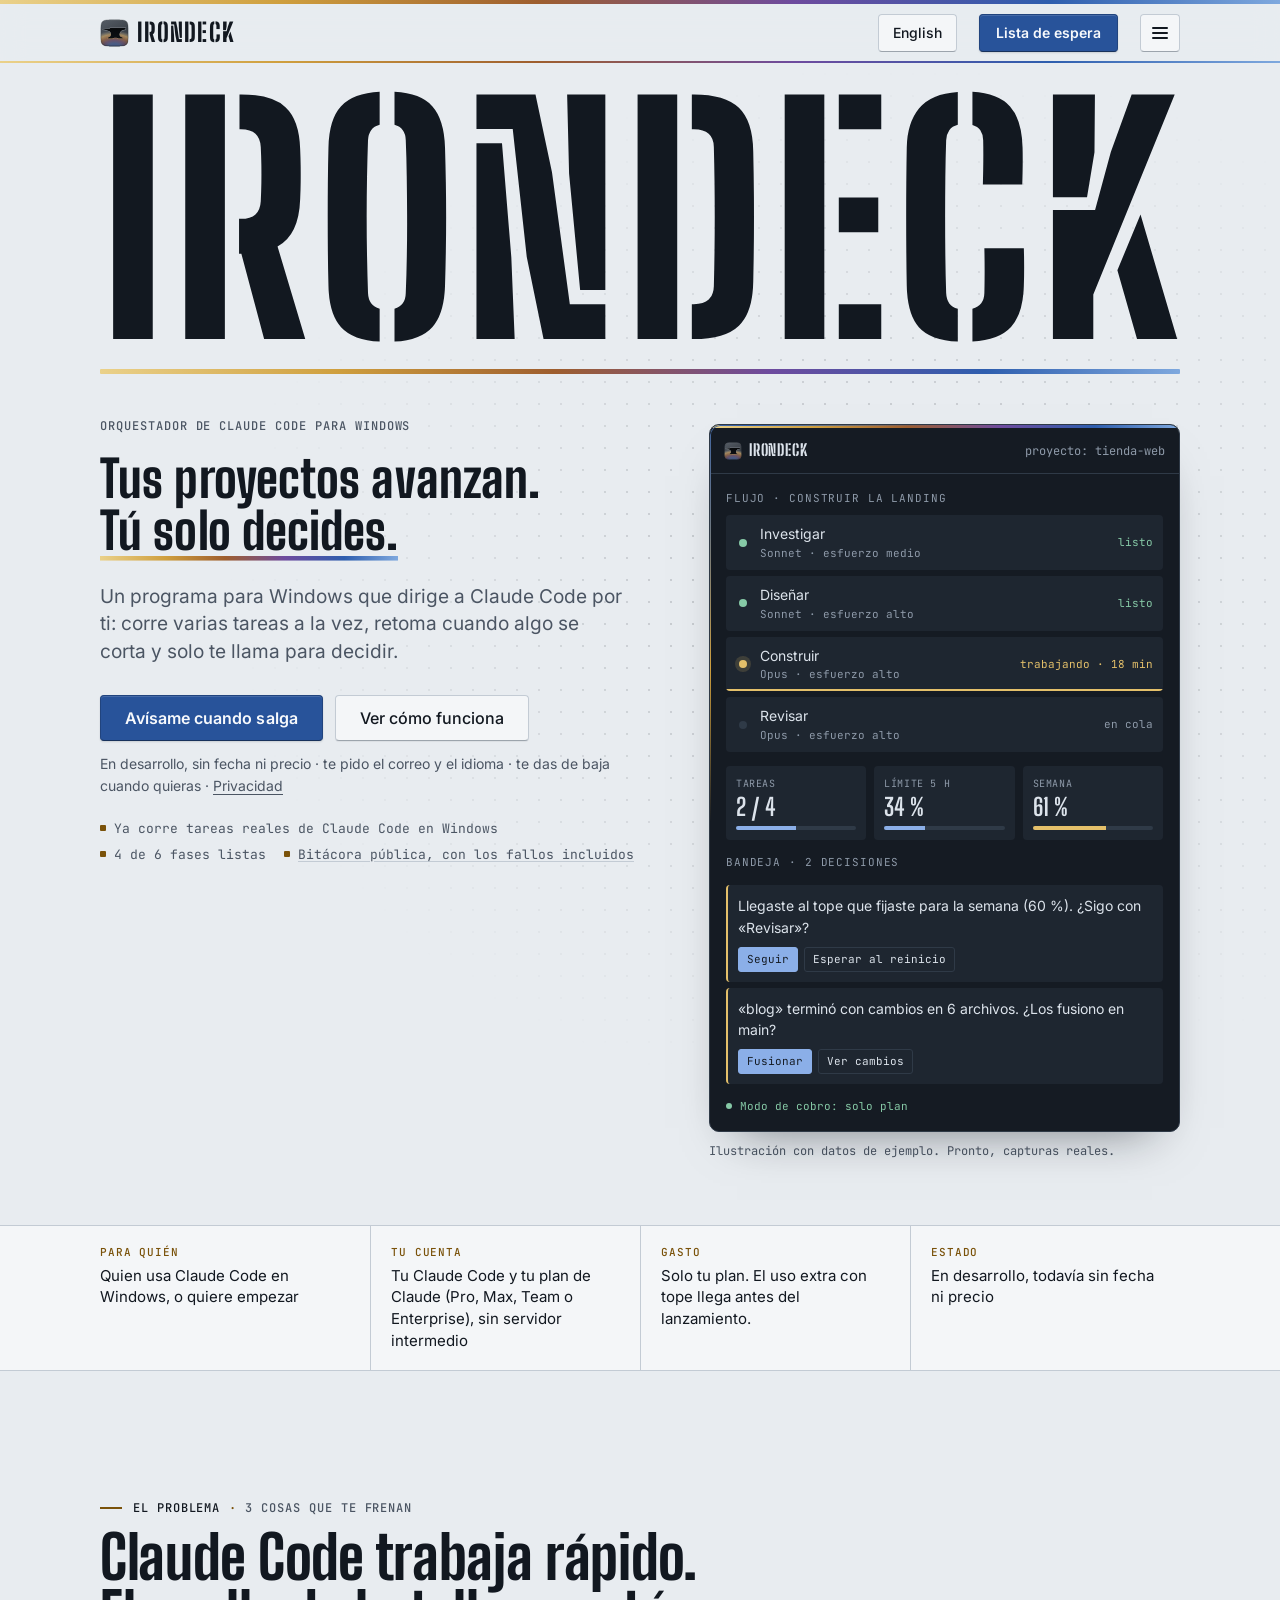
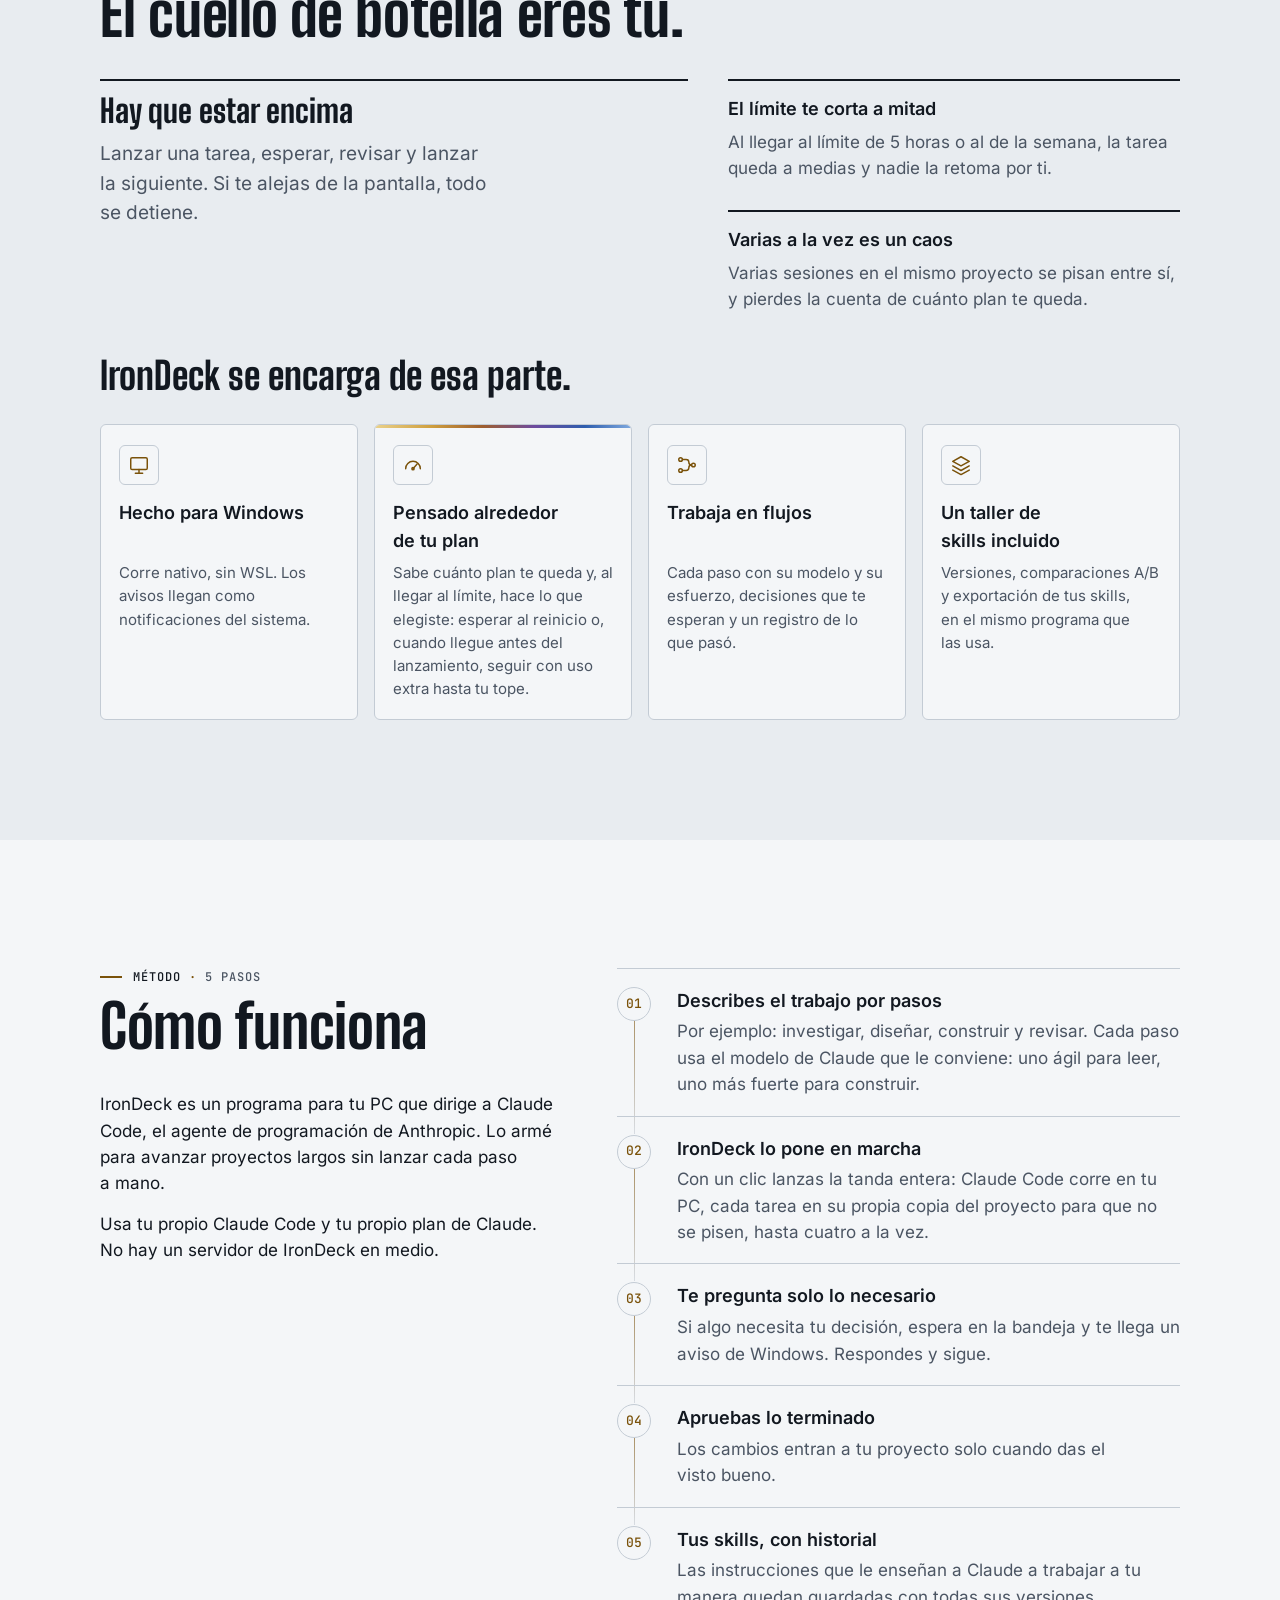
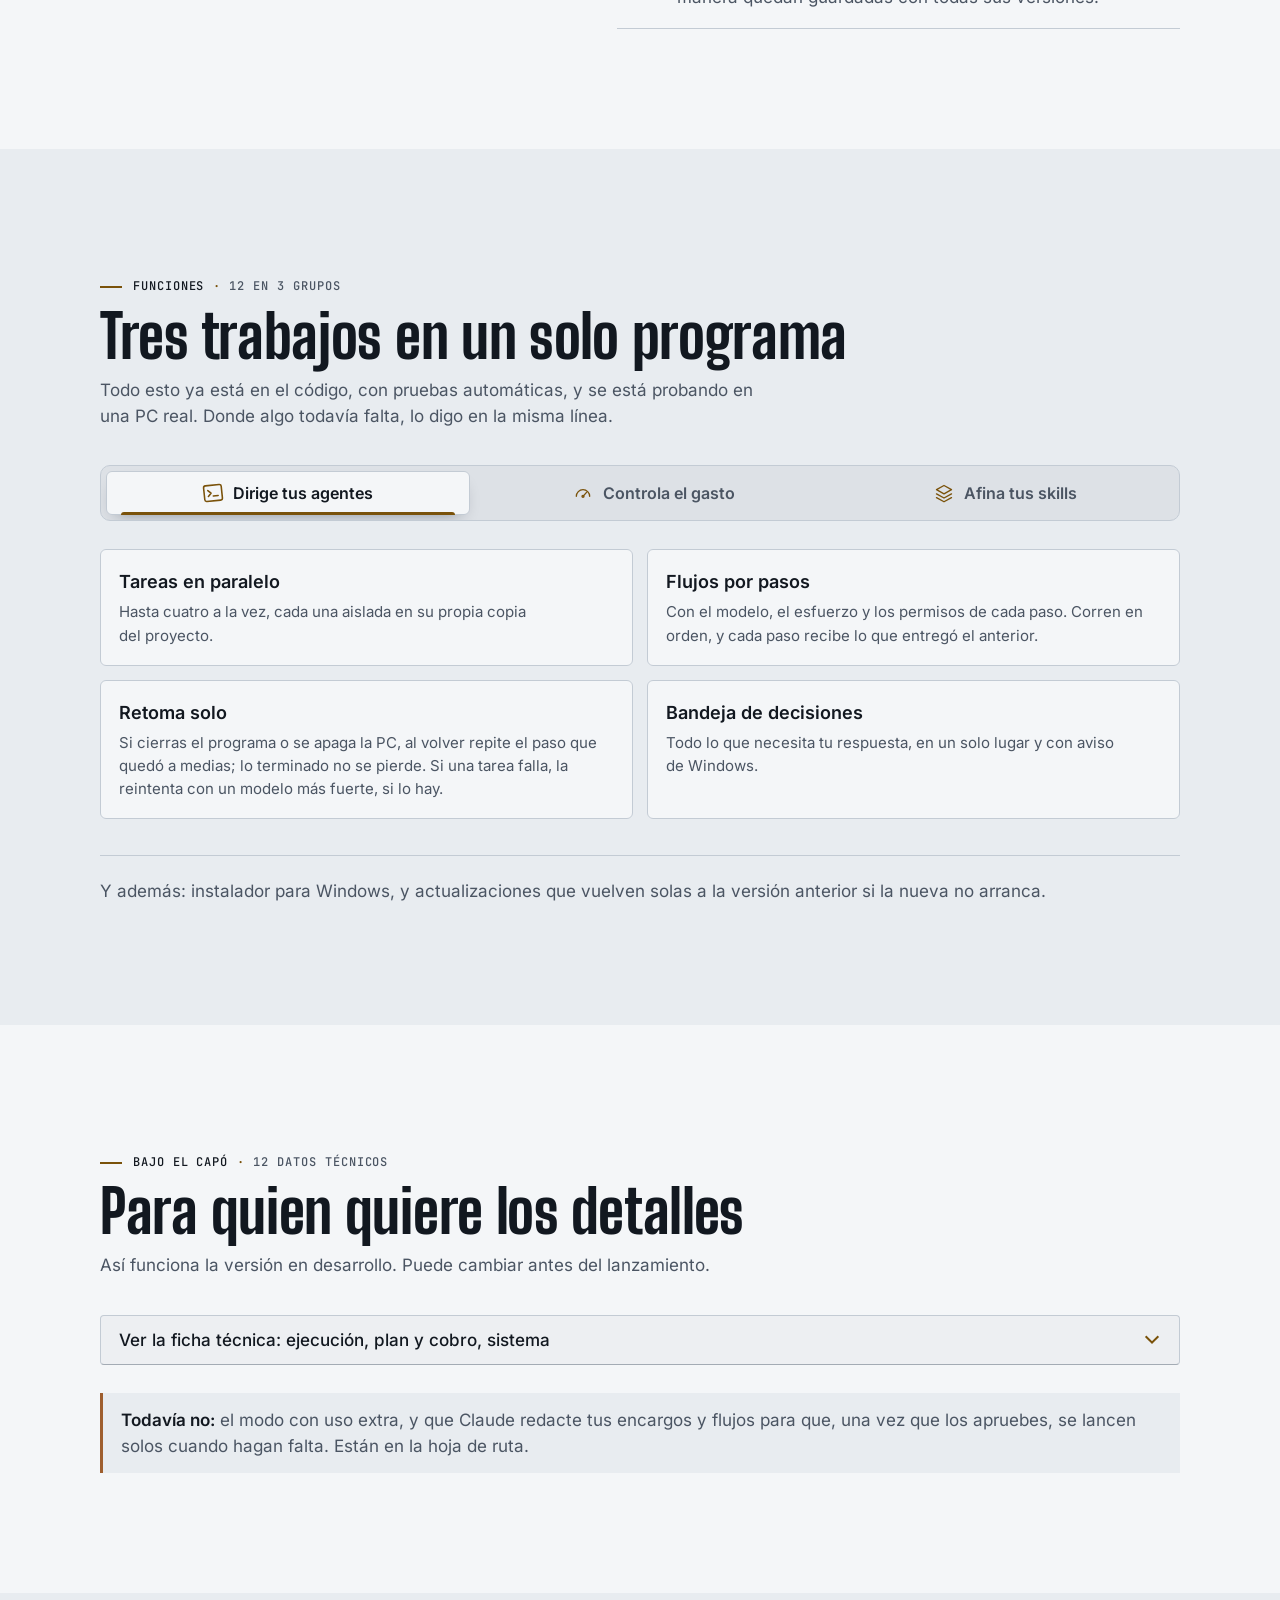
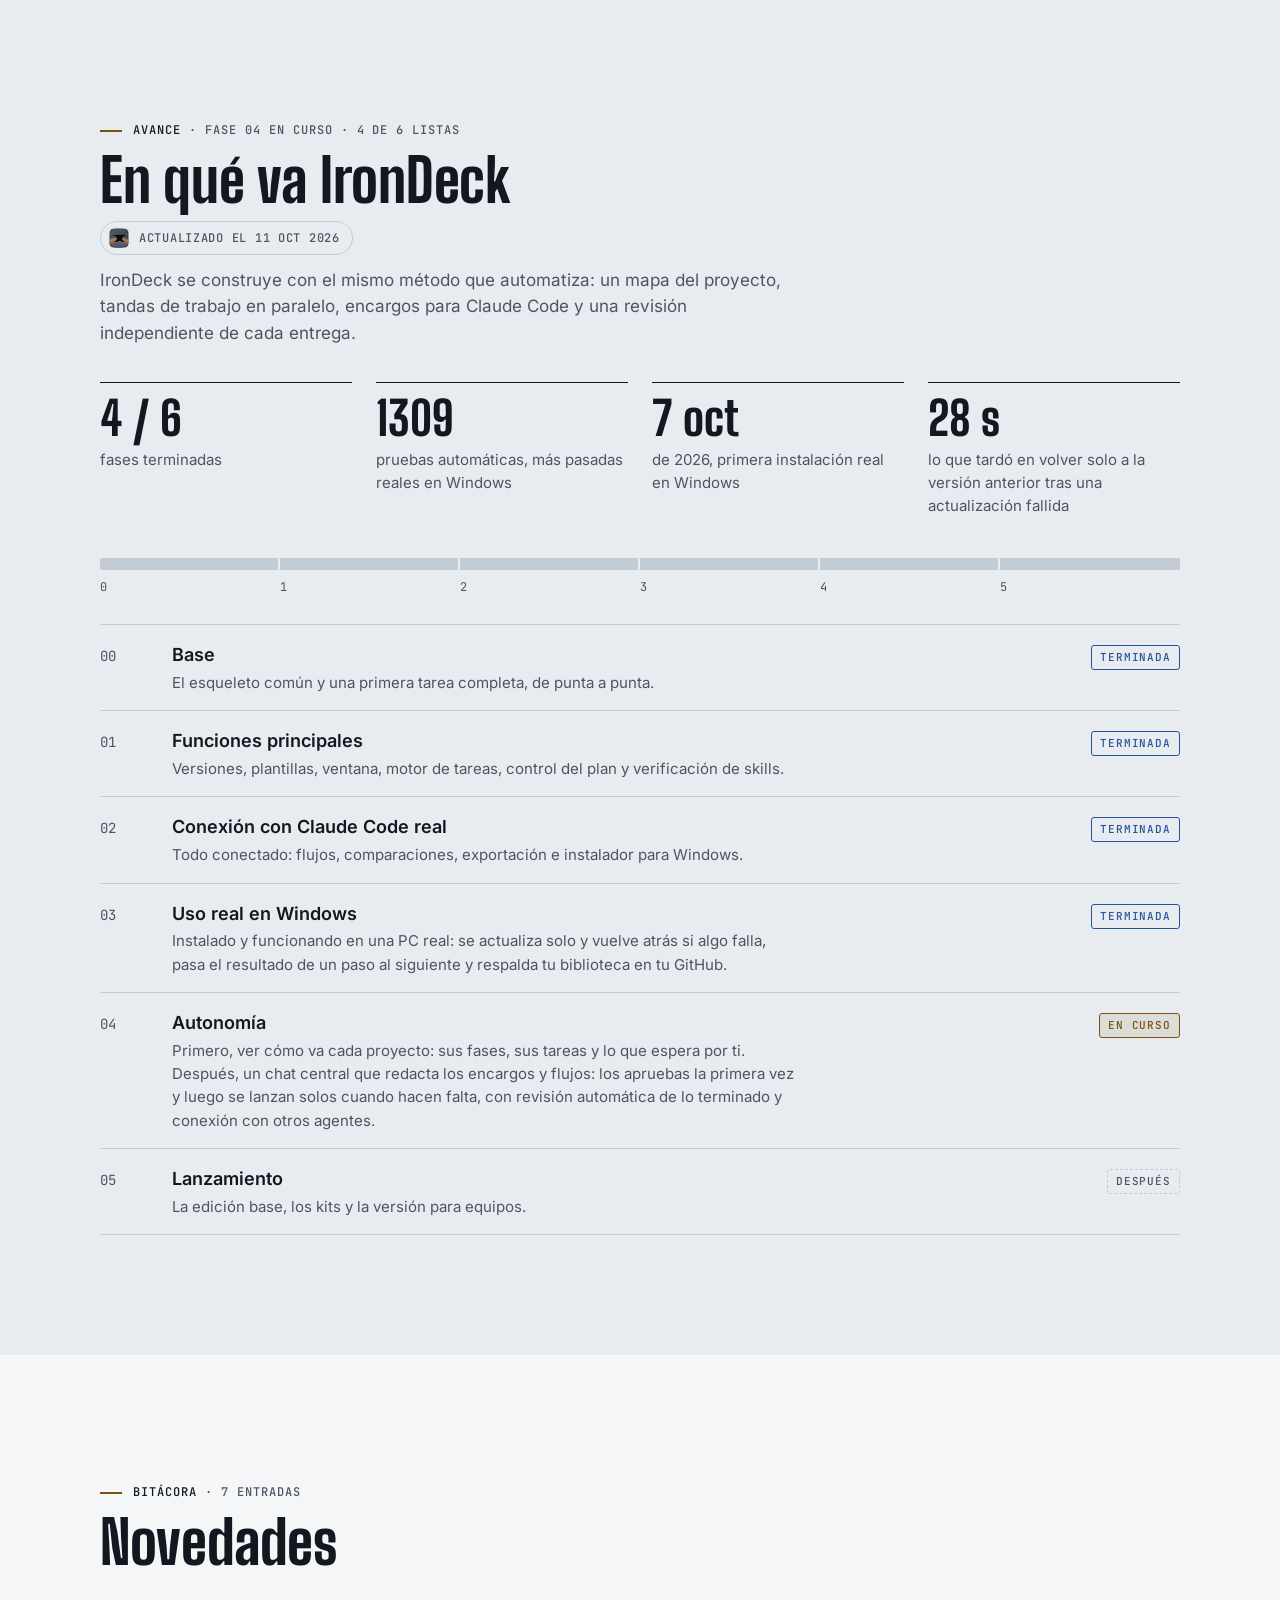
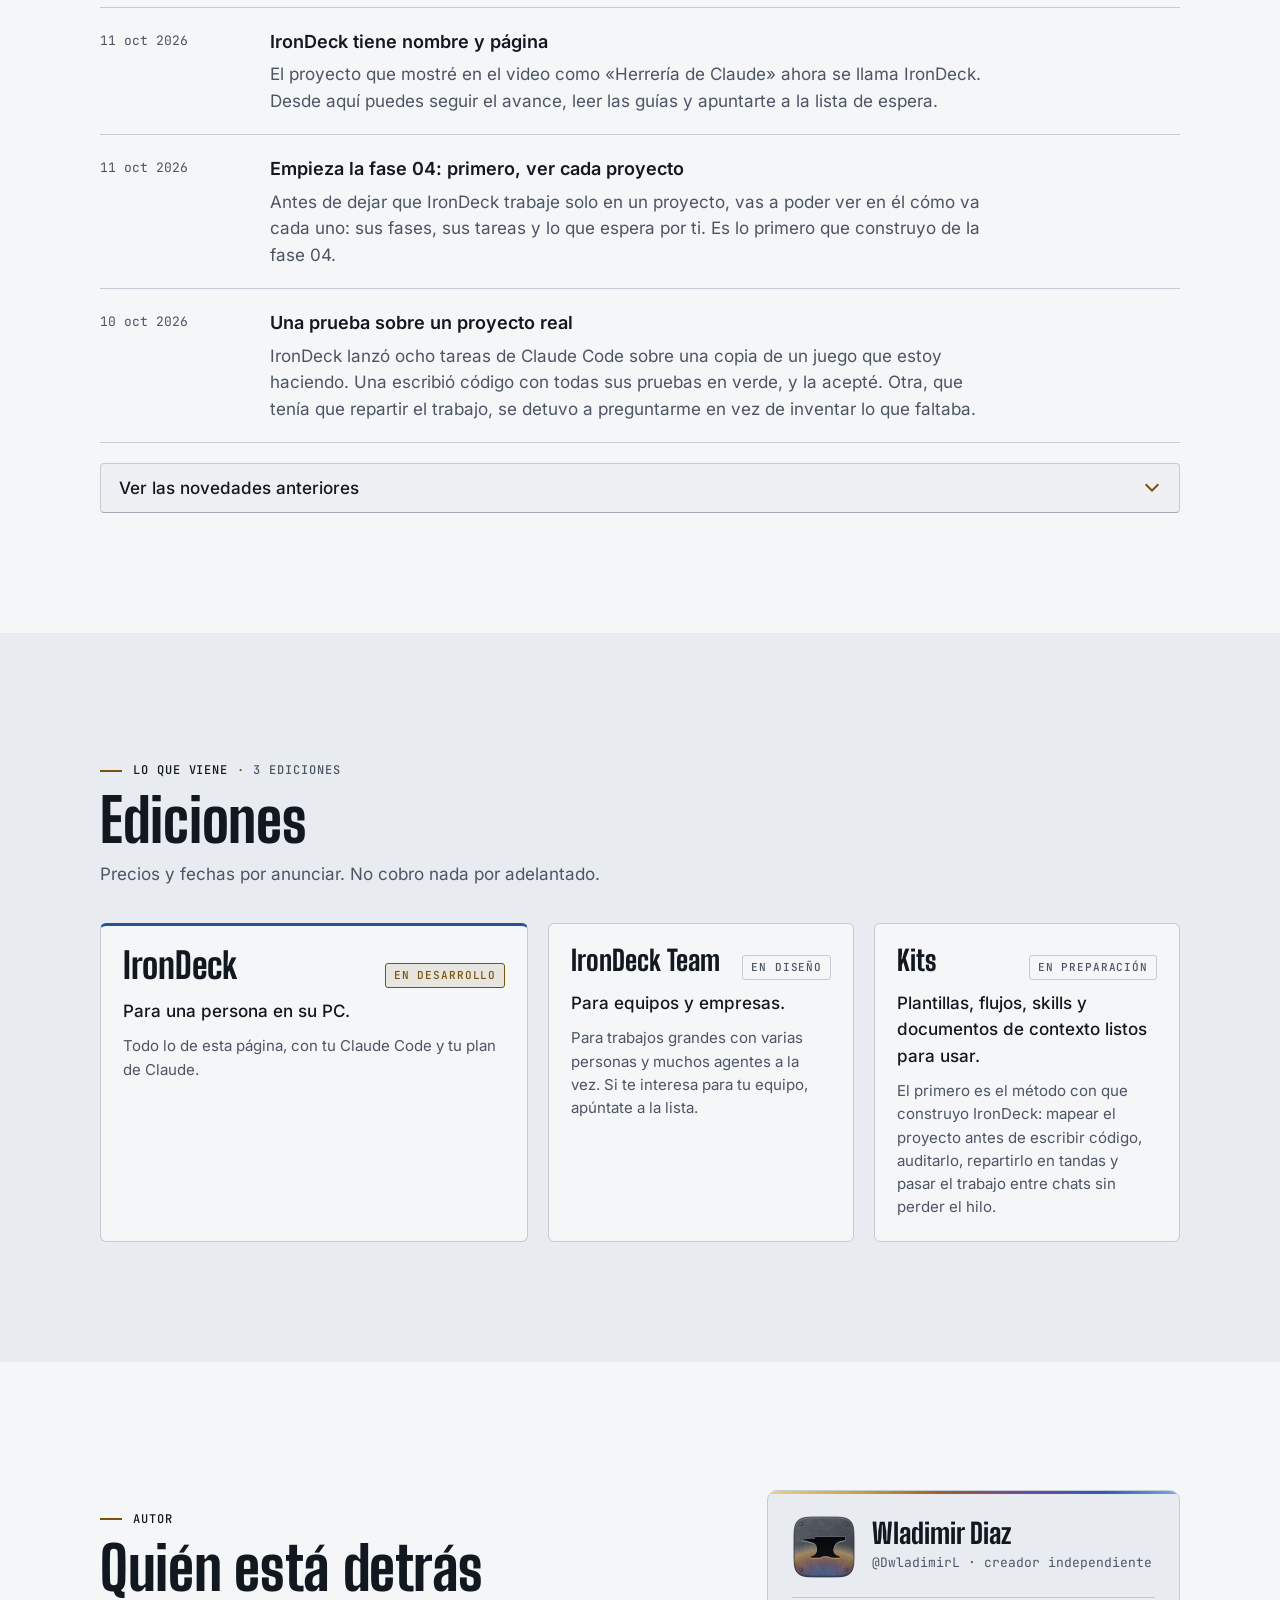
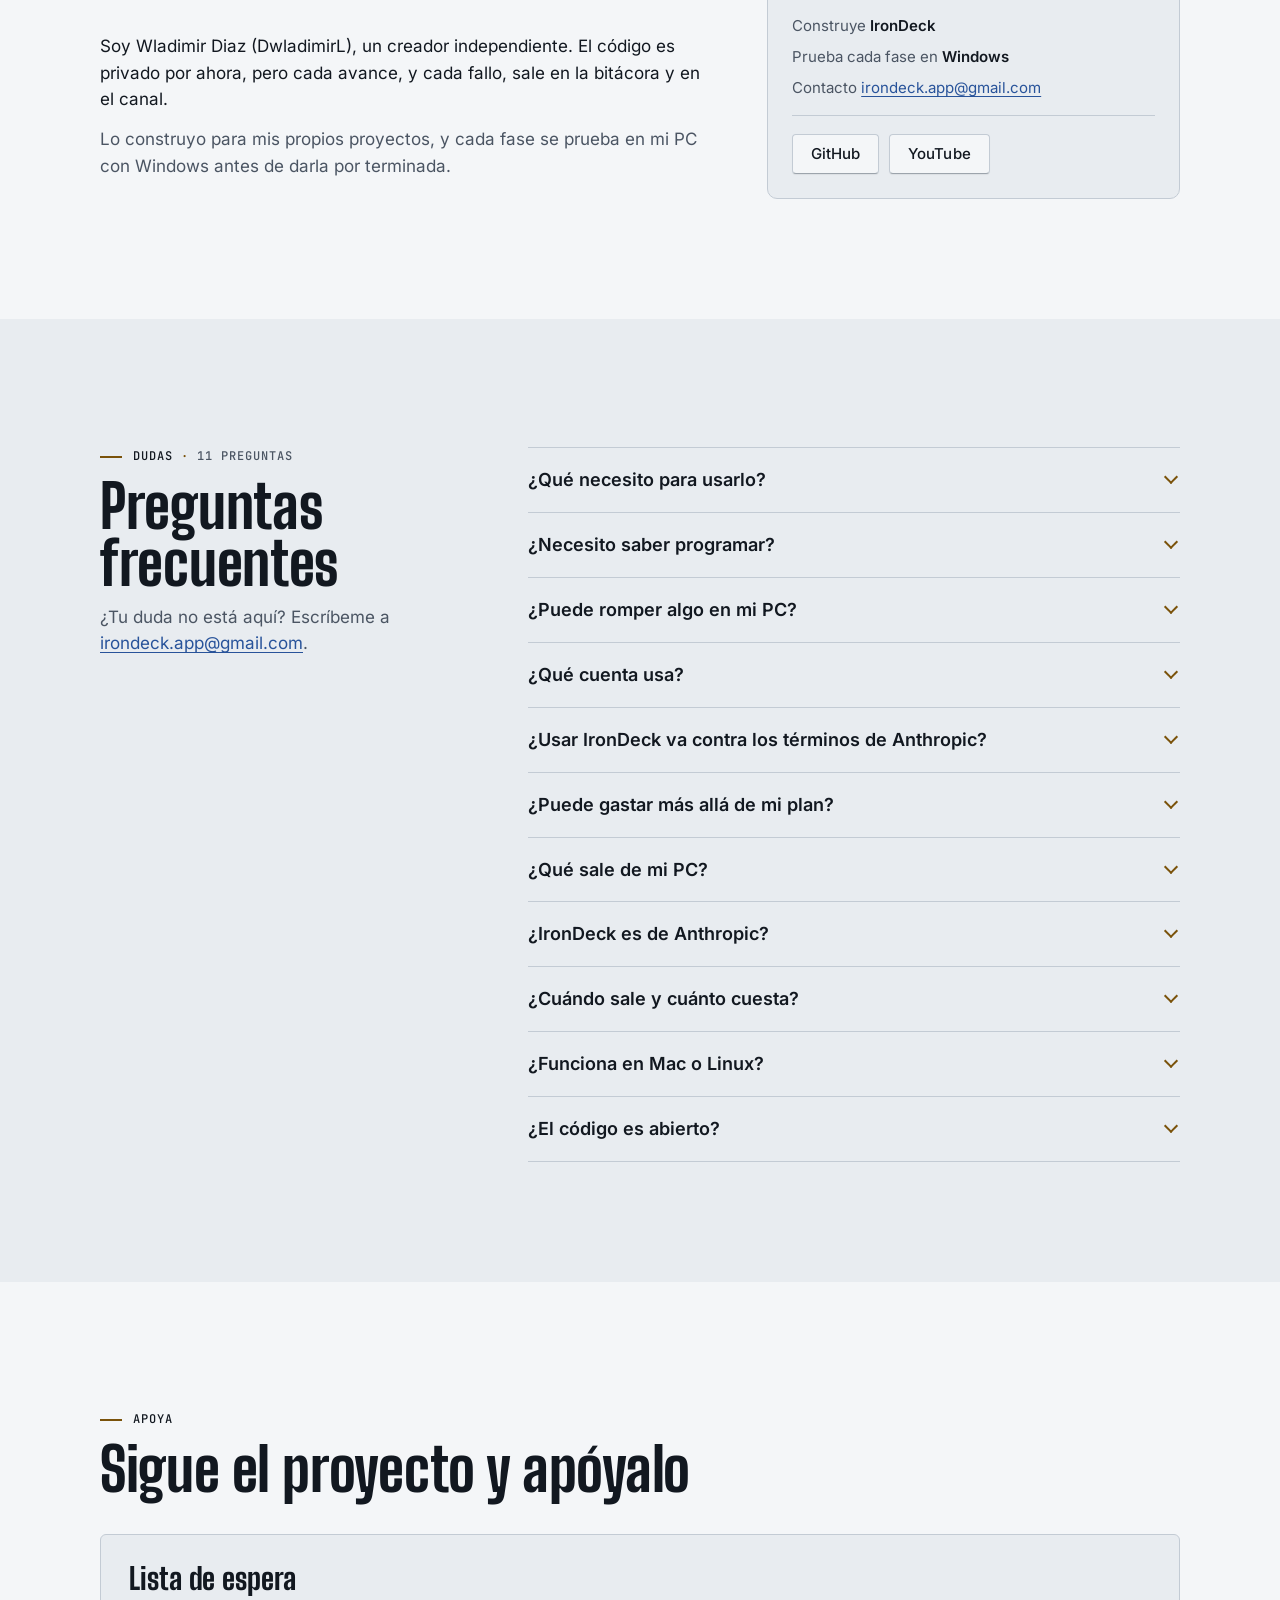
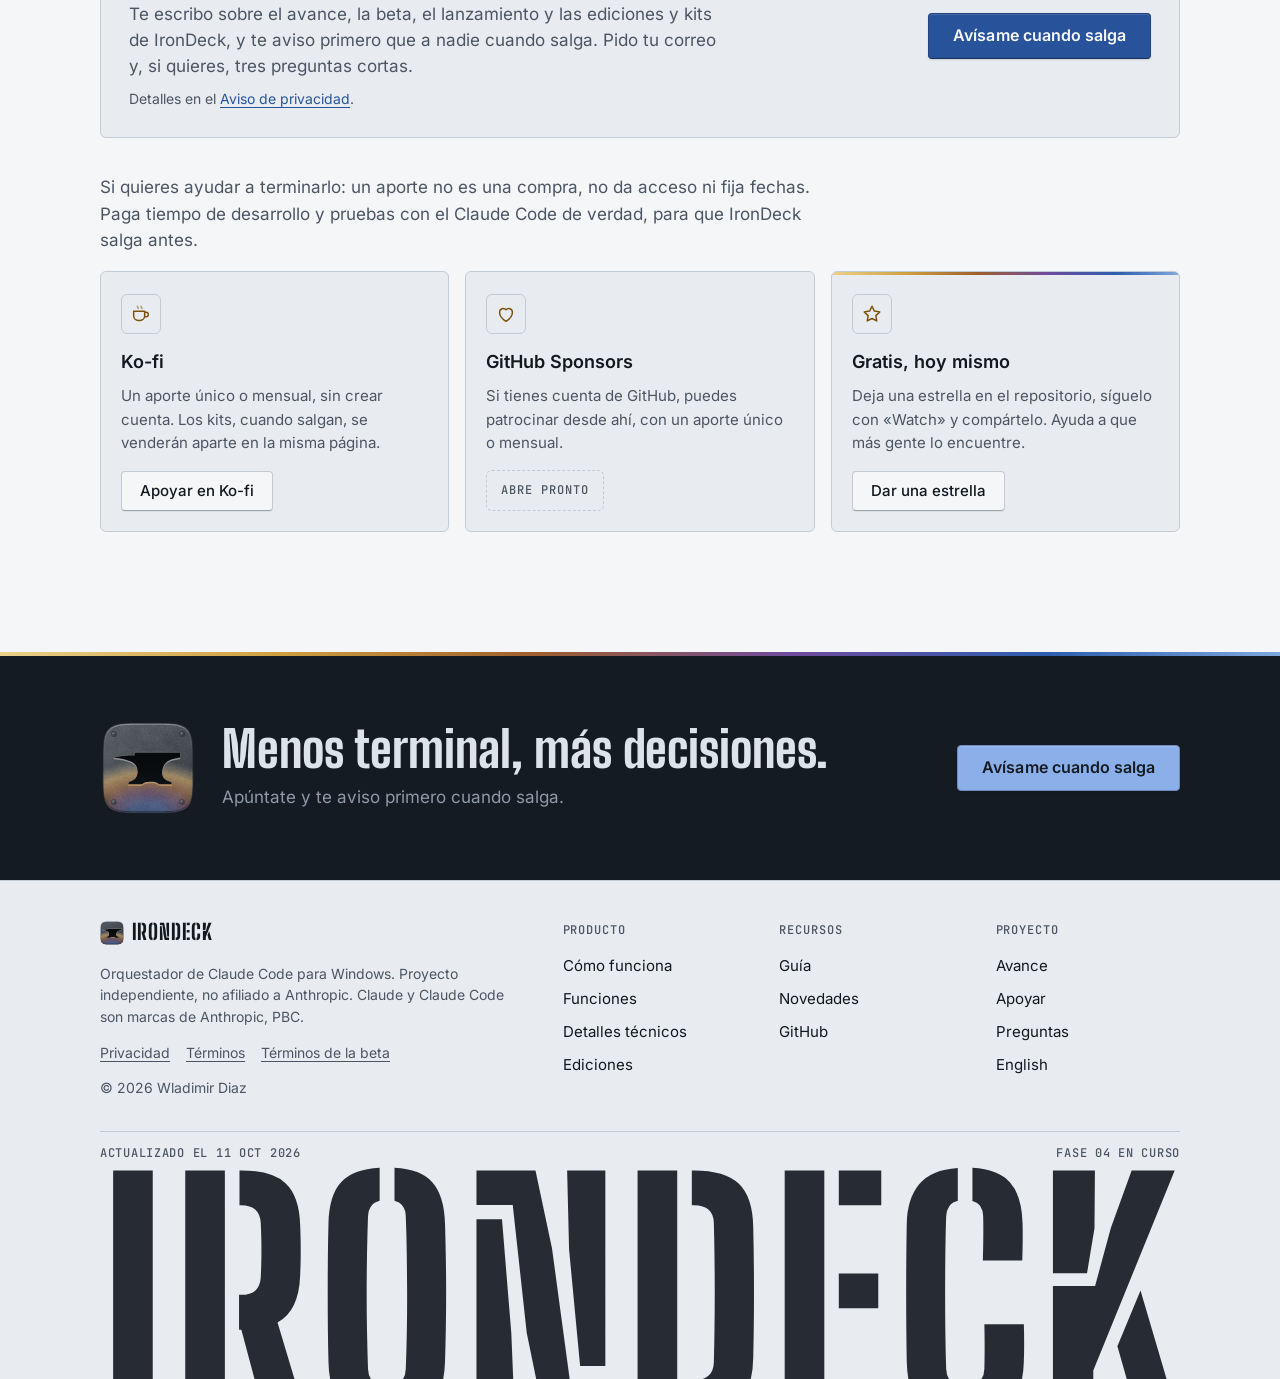
<file: index.html>
<!doctype html>
<html lang="es">
<head>
<meta charset="utf-8">
<meta name="viewport" content="width=device-width, initial-scale=1, viewport-fit=cover">
<title>Orquestador de Claude Code para Windows | IronDeck</title>
<meta name="description" content="Corre varias tareas de Claude Code a la vez con tu propia cuenta y controla los límites de tu plan y el gasto extra. App para Windows, en desarrollo.">
<link rel="canonical" href="https://dwladimirl.github.io/irondeck/">
<link rel="alternate" hreflang="es" href="https://dwladimirl.github.io/irondeck/">
<link rel="alternate" hreflang="en" href="https://dwladimirl.github.io/irondeck/en/">
<link rel="alternate" hreflang="x-default" href="https://dwladimirl.github.io/irondeck/en/">
<meta property="og:type" content="website">
<meta property="og:site_name" content="IronDeck">
<meta property="og:title" content="Orquestador de Claude Code para Windows | IronDeck">
<meta property="og:description" content="Corre varias tareas de Claude Code a la vez con tu propia cuenta y controla los límites de tu plan y el gasto extra. App para Windows, en desarrollo.">
<meta property="og:url" content="https://dwladimirl.github.io/irondeck/">
<meta property="og:image" content="https://dwladimirl.github.io/irondeck/og-es.png">
<meta property="og:image:width" content="1200">
<meta property="og:image:height" content="630">
<meta property="og:image:alt" content="Orquestador de Claude Code para Windows | IronDeck">
<meta property="og:locale" content="es_LA">
<meta property="og:locale:alternate" content="en_US">
<meta name="twitter:card" content="summary_large_image">
<meta name="twitter:title" content="Orquestador de Claude Code para Windows | IronDeck">
<meta name="twitter:description" content="Corre varias tareas de Claude Code a la vez con tu propia cuenta y controla los límites de tu plan y el gasto extra. App para Windows, en desarrollo.">
<meta name="twitter:image" content="https://dwladimirl.github.io/irondeck/og-es.png">
<meta name="twitter:image:alt" content="Orquestador de Claude Code para Windows | IronDeck">
<meta name="theme-color" content="#151b23">
<meta name="google-site-verification" content="wvuxBFyBOzx4dstYK6HZPHIpPNe8g9uJr7-BDbTh3PM">
<link rel="icon" href="favicon.ico" sizes="32x32">
<link rel="icon" href="marca/irondeck-icono-simple.svg" type="image/svg+xml">
<link rel="apple-touch-icon" href="apple-touch-icon.png">
<link rel="preload" href="fuentes/big-shoulders-display-latin-800-normal.woff2" as="font" type="font/woff2" crossorigin>
<link rel="preload" href="fuentes/inter-latin-wght-normal.woff2" as="font" type="font/woff2" crossorigin>
<style>
@font-face{font-family:"Inter";font-style:normal;font-weight:400 700;font-display:swap;src:url("fuentes/inter-latin-wght-normal.woff2") format("woff2")}
@font-face{font-family:"Big Shoulders Display";font-style:normal;font-weight:700;font-display:swap;src:url("fuentes/big-shoulders-display-latin-700-normal.woff2") format("woff2")}
@font-face{font-family:"Big Shoulders Display";font-style:normal;font-weight:800;font-display:swap;src:url("fuentes/big-shoulders-display-latin-800-normal.woff2") format("woff2")}
@font-face{font-family:"Big Shoulders Stencil Display";font-style:normal;font-weight:800;font-display:swap;src:url("fuentes/big-shoulders-stencil-display-latin-800-normal.woff2") format("woff2")}
@font-face{font-family:"JetBrains Mono";font-style:normal;font-weight:400 600;font-display:swap;src:url("fuentes/jetbrains-mono-latin-wght-normal.woff2") format("woff2")}
/* Layout: a control deck. An instrument header, a hero split between the promise and a sample deck panel, a spec strip, then sections that alternate paper and raised paper on a 1120px frame. The temper colors (straw to blue, the colors steel takes as it is tempered) are the one signature: top edge, the underline of the hero's last line, the deck's top rule, the reading thread and the progress bar. */
:root {
  --bg: #e8ecf0;
  --bg-raised: #f4f6f8;
  --ink: #121820;
  --ink-2: #4b5563;
  --line: #c3cbd4;
  --accent: #28539a;
  --accent-ink: #f7f9fc;
  --straw: #7a520a;
  --done: #28539a;

  --deck-bg: #151b23;
  --deck-raised: #1e2630;
  --deck-line: #2f3a47;
  --deck-ink: #dce3eb;
  --deck-muted: #8e9aa9;
  --deck-straw: #e4c06a;
  --deck-blue: #8bafe8;
  --deck-ok: #86c9a6;
  --sombra: #0b1424;
  --brillo: rgba(40, 83, 154, 0.07);

  --t1: #ead18a; --t2: #cf9f3e; --t3: #9e5e2e; --t4: #6e4b9e; --t5: #2e5eae; --t6: #7ea8de;
  --temper: linear-gradient(90deg, var(--t1), var(--t2) 22%, var(--t3) 42%, var(--t4) 62%, var(--t5) 82%, var(--t6));

  --f-display: "Big Shoulders Display", "Arial Narrow", "Helvetica Neue", Arial, sans-serif;
  --f-stencil: "Big Shoulders Stencil Display", "Big Shoulders Display", "Arial Narrow", Arial, sans-serif;
  --f-body: "Inter", "Helvetica Neue", Arial, sans-serif;
  --f-mono: "JetBrains Mono", ui-monospace, "Cascadia Mono", Consolas, monospace;

  --dur-fast: 0.18s;
  --ease: cubic-bezier(0.22, 1, 0.36, 1);

  --frame: 1120px;
  --r: 6px;
  --r-chapa: 10px;
  --aire-seccion: 128px 120px;
  --aire-seccion-tel: 104px 96px;
  color-scheme: light;
}
@media (prefers-color-scheme: dark) {
  :root:not([data-theme="light"]) {
    --sombra: #000; --brillo: rgba(255, 255, 255, 0.06);
    --bg: #0f1318; --bg-raised: #161b22; --ink: #e4e9ef; --ink-2: #9ba6b4; --line: #29313b;
    --accent: #86abe6; --accent-ink: #0d1219; --straw: #e2bd63; --done: #86abe6;
    --deck-bg: #1a212a; --deck-raised: #222a35; --deck-line: #35414f;
    color-scheme: dark;
  }
}
:root[data-theme="dark"] {
  --sombra: #000; --brillo: rgba(255, 255, 255, 0.06);
  --bg: #0f1318; --bg-raised: #161b22; --ink: #e4e9ef; --ink-2: #9ba6b4; --line: #29313b;
  --accent: #86abe6; --accent-ink: #0d1219; --straw: #e2bd63; --done: #86abe6;
  --deck-bg: #1a212a; --deck-raised: #222a35; --deck-line: #35414f;
  color-scheme: dark;
}

*, *::before, *::after { box-sizing: border-box; }
html { -webkit-text-size-adjust: 100%; scroll-behavior: smooth; scroll-padding-top: 72px; }
@media (prefers-reduced-motion: reduce) { html { scroll-behavior: auto; } }
body {
  margin: 0;
  background: var(--bg);
  color: var(--ink);
  font-family: var(--f-body);
  font-size: 1.0625rem;
  line-height: 1.55;
}
img { max-width: 100%; height: auto; }
[hidden] { display: none !important; }

a { color: var(--accent); text-underline-offset: 0.18em; }
a:hover { text-decoration-thickness: 2px; }
:focus-visible { outline: 2px solid var(--accent); outline-offset: 3px; border-radius: 2px; }
.deck :focus-visible, .final :focus-visible { outline-color: var(--deck-blue); }

h1, h2, h3, h4 { text-wrap: balance; margin: 0; }
p { margin: 0; text-wrap: wrap; }
@media (min-width: 761px) { p { text-wrap: pretty; } }
ul, ol, dl, dd { margin: 0; padding: 0; list-style: none; }
code { font-family: var(--f-mono); font-size: 0.9em; white-space: nowrap; }
.nw { white-space: nowrap; }

.frame { max-width: var(--frame); margin-inline: auto; padding-inline: 20px; }

.skip { position: absolute; left: -999px; top: 0; background: var(--accent); color: var(--accent-ink); padding: 8px 12px; z-index: 10; }
.skip:focus { left: 12px; top: 12px; }

.temper-edge { height: 4px; background: var(--temper); }

.section-head .label::before { content: ""; display: inline-block; width: 22px; height: 2px; margin-inline-end: 0.9em; vertical-align: middle; background: var(--straw); }
.label .dato { color: var(--ink-2); }
.label .dato::before { content: "·"; margin-inline: 0.7em; color: var(--straw); }
.section-head .label { color: var(--ink); }
.label {
  font-family: var(--f-mono);
  font-size: 0.75rem;
  font-weight: 500;
  letter-spacing: 0.08em;
  text-transform: uppercase;
  color: var(--ink-2);
}

/* Header */
.top {
  position: sticky;
  top: env(safe-area-inset-top, 0px);
  z-index: 5;
  background: color-mix(in srgb, var(--bg) 84%, transparent);
  -webkit-backdrop-filter: blur(12px) saturate(1.3);
  backdrop-filter: blur(12px) saturate(1.3);
  border-bottom: 1px solid var(--line);
}
.top-inner { display: flex; align-items: center; gap: 22px; padding-block: 10px; }
.mark {
  display: inline-flex;
  align-items: center;
  gap: 0.34em;
  font-family: var(--f-stencil);
  font-weight: 800;
  font-size: 1.6rem;
  letter-spacing: 0.04em;
  line-height: 1;
  color: var(--ink);
  text-decoration: none;
}
.mark-icono { width: 1.12em; height: 1.12em; flex: none; }
.nav { display: flex; gap: 20px; margin-inline-start: auto; }
.nav a { color: var(--ink-2); text-decoration: none; font-size: 0.9375rem; }
.nav a:hover { color: var(--ink); }
.lang-link {
  display: inline-flex;
  align-items: center;
  min-height: 38px;
  font-family: var(--f-body);
  font-weight: 500;
  font-size: 0.875rem;
  color: var(--ink);
  text-decoration: none;
  background: var(--bg-raised);
  border: 1px solid var(--line);
  border-block-end-color: color-mix(in srgb, var(--ink) 22%, var(--line));
  border-radius: 4px;
  padding: 0 14px;
}
.lang-link:hover { background: color-mix(in srgb, var(--ink) 5%, var(--bg-raised)); }
.top .btn { min-height: 38px; padding: 0 16px; font-size: 0.875rem; }
/* The sections live in the compass and the links in the menu, at every width: the bar no longer carries the section links */
.nav { display: none; }
.lang-link { margin-inline-start: auto; }
@media (max-width: 400px) {
  .top-inner { gap: 10px; }
  .mark { font-size: 1.35rem; }
  .top .btn { padding: 0 12px; font-size: 0.8125rem; }
}

/* Buttons */
/* Buttons follow the standard Windows control shape: 4px corners, a quiet fill, a slightly darker bottom edge,
   medium-weight label. Pressing one flattens it instead of bouncing. */
.btn {
  position: relative;
  display: inline-flex;
  align-items: center;
  justify-content: center;
  gap: 10px;
  min-height: 40px;
  padding: 0 18px;
  border-radius: 4px;
  border: 1px solid var(--line);
  border-block-end-color: color-mix(in srgb, var(--ink) 22%, var(--line));
  background: var(--bg-raised);
  color: var(--ink);
  font-weight: 500;
  font-size: 0.9375rem;
  line-height: 1.2;
  letter-spacing: 0.002em;
  text-decoration: none;
  cursor: pointer;
  box-shadow: 0 1px 1px color-mix(in srgb, var(--sombra) 6%, transparent);
}
.btn:hover { text-decoration: none; background: color-mix(in srgb, var(--ink) 5%, var(--bg-raised)); }
.btn:active { background: var(--bg); color: var(--ink-2); box-shadow: none; }
.btn-lg { min-height: 46px; padding: 0 24px; font-size: 1rem; }
.btn-primary {
  background: var(--accent);
  border-color: color-mix(in srgb, var(--accent) 82%, #000);
  border-block-end-color: color-mix(in srgb, var(--accent) 60%, #000);
  color: var(--accent-ink);
  font-weight: 600;
  box-shadow: inset 0 1px 0 rgba(255, 255, 255, 0.14), 0 1px 2px color-mix(in srgb, var(--sombra) 14%, transparent);
}
.btn-primary:hover { background: color-mix(in srgb, var(--accent) 90%, #fff); }
.btn-primary:active { background: color-mix(in srgb, var(--accent) 88%, #000); color: var(--accent-ink); }
.soon {
  font-family: var(--f-mono);
  font-size: 0.75rem;
  font-weight: 500;
  letter-spacing: 0.08em;
  text-transform: uppercase;
  color: var(--ink-2);
  border: 1px dashed var(--line);
  border-radius: var(--r);
  padding: 10px 14px;
}

/* Hero */
.hero { padding-block: 56px 64px; }
.hero-grid { display: grid; grid-template-columns: minmax(0, 1.08fr) minmax(0, 0.92fr); gap: 56px; align-items: center; }
.hero h1 {
  font-family: var(--f-display);
  font-weight: 800;
  font-size: clamp(2.75rem, 3.4vw + 1.2rem, 4.25rem);
  line-height: 0.95;
  letter-spacing: 0.002em;
  margin-block: 0 22px;
}
/* The keyword line sits inside the H1, styled as the small mono kicker above the promise */
.h1-kicker {
  display: block;
  margin-block-end: 20px;
  font-family: var(--f-mono);
  font-size: 0.75rem;
  font-weight: 500;
  line-height: 1.4;
  letter-spacing: 0.08em;
  text-transform: uppercase;
  color: var(--ink-2);
}
.cta-nota { margin-block-start: 12px; font-size: 0.875rem; color: var(--ink-2); }
.cta-nota a { color: inherit; }
.sr-only { position: absolute; width: 1px; height: 1px; padding: 0; margin: -1px; overflow: hidden; clip: rect(0 0 0 0); white-space: nowrap; border: 0; }
.h1-end {
  display: table;
  margin-block-start: 0.08em;
  padding-block-end: 0.1em;
  background-image: var(--temper);
  background-repeat: no-repeat;
  background-size: 100% 0.09em;
  background-position: 0 100%;
}
.lede { font-size: 1.1875rem; line-height: 1.45; color: var(--ink-2); max-width: 44ch; }
.ctas { display: flex; flex-wrap: wrap; align-items: center; gap: 12px; margin-block-start: 30px; }
.proof {
  display: flex;
  flex-wrap: wrap;
  gap: 6px 18px;
  margin-block-start: 22px;
  font-family: var(--f-mono);
  font-size: 0.8125rem;
  color: var(--ink-2);
}
.proof li { display: inline-flex; align-items: start; gap: 8px; }
.proof li::before { content: ""; flex: none; width: 6px; height: 6px; margin-block-start: 0.5em; border-radius: 1px; background: var(--straw); }
.proof a { color: inherit; text-decoration-color: var(--line); }
.proof a:hover { color: var(--ink); text-decoration-color: currentColor; }
@media (max-width: 880px) {
  .hero { padding-block: 32px 48px; }
  .hero-grid { grid-template-columns: minmax(0, 1fr); gap: 40px; }
}
@media (max-width: 600px) {
  .hero { padding-block: 24px 40px; }
  .hero-grid { gap: 32px; }
  .hero h1 { font-size: 2.375rem; line-height: 1; margin-block: 0 16px; }
  .h1-kicker { margin-block-end: 14px; font-size: 0.6875rem; }
  .lede { font-size: 1.0625rem; line-height: 1.5; max-width: none; }
  .ctas { gap: 10px; margin-block-start: 24px; }
  .ctas .btn { flex: 1 1 100%; justify-content: center; }
  .ctas .btn-lg { padding: 0 18px; font-size: 1rem; }
  .ctas .btn-lg:not(.btn-primary) { border-color: var(--line); font-weight: 500; }
  .proof { gap: 6px; margin-block-start: 18px; font-size: 0.75rem; }
  .proof li { width: 100%; }
  .proof li:nth-child(3) { display: none; }
}

/* Deck panel (sample) */
.deck { margin: 0; min-width: 0; }
.deck-shell {
  background: var(--deck-bg);
  color: var(--deck-ink);
  border: 1px solid var(--deck-line);
  border-radius: 10px;
  overflow: hidden;
  box-shadow: 0 1px 0 rgba(255,255,255,0.04) inset, 0 24px 48px -28px rgba(10, 16, 24, 0.55);
  font-size: 0.875rem;
}
.deck-shell::before { content: ""; display: block; height: 3px; background: var(--temper); }
.deck-bar {
  display: flex; align-items: center; gap: 10px;
  padding: 10px 14px;
  border-bottom: 1px solid var(--deck-line);
  font-family: var(--f-mono);
  font-size: 0.75rem;
  color: var(--deck-muted);
}
.deck-bar b { font-family: var(--f-stencil); font-weight: 800; font-size: 1rem; letter-spacing: 0.05em; color: var(--deck-ink); }
.deck-bar b { display: inline-flex; align-items: center; gap: 7px; }
.deck-bar b img { width: 18px; height: 18px; }
.deck-bar .proj { margin-inline-start: auto; }
.deck-body { display: grid; gap: 14px; padding: 16px; }
.deck-label { font-family: var(--f-mono); font-size: 0.6875rem; letter-spacing: 0.08em; text-transform: uppercase; color: var(--deck-muted); margin-block-end: 8px; }
.steps { display: grid; gap: 6px; }
.step {
  display: grid;
  grid-template-columns: 14px minmax(0, 1fr) auto;
  gap: 10px;
  align-items: center;
  padding: 8px 10px;
  background: var(--deck-raised);
  border-radius: 4px;
}
.step .dot { width: 8px; height: 8px; border-radius: 50%; background: var(--deck-line); justify-self: center; }
.step[data-s="ok"] .dot { background: var(--deck-ok); }
.step[data-s="run"] .dot { background: var(--deck-straw); box-shadow: 0 0 0 4px rgba(228, 192, 106, 0.16); }
.step .name { min-width: 0; }
.step .meta { display: block; font-family: var(--f-mono); font-size: 0.6875rem; color: var(--deck-muted); }
.step .state { font-family: var(--f-mono); font-size: 0.6875rem; color: var(--deck-muted); white-space: nowrap; }
.step[data-s="run"] .state { color: var(--deck-straw); }
.step[data-s="ok"] .state { color: var(--deck-ok); }
.gauges { display: grid; grid-template-columns: repeat(3, minmax(0, 1fr)); gap: 8px; }
.gauge { background: var(--deck-raised); border-radius: 4px; padding: 10px; min-width: 0; }
.gauge p { font-family: var(--f-mono); font-size: 0.625rem; letter-spacing: 0.06em; text-transform: uppercase; color: var(--deck-muted); }
.gauge strong { display: block; font-family: var(--f-display); font-weight: 700; font-size: 1.5rem; line-height: 1.1; margin-block: 2px 6px; font-variant-numeric: tabular-nums; }
.bar { height: 4px; background: var(--deck-line); border-radius: 2px; overflow: hidden; }
.bar i { display: block; height: 100%; background: var(--deck-blue); }
.bar i.warm { background: var(--deck-straw); }
.tray { display: grid; gap: 6px; }
.ask { background: var(--deck-raised); border-radius: 4px; padding: 10px; display: grid; gap: 8px; border-left: 2px solid var(--deck-straw); }
.ask-actions { display: flex; flex-wrap: wrap; gap: 6px; }
.chip { font-family: var(--f-mono); font-size: 0.6875rem; padding: 3px 8px; border-radius: 3px; border: 1px solid var(--deck-line); color: var(--deck-ink); }
.chip.go { background: var(--deck-blue); border-color: var(--deck-blue); color: var(--deck-bg); }
.guard { display: flex; align-items: center; gap: 8px; font-family: var(--f-mono); font-size: 0.6875rem; color: var(--deck-ok); }
.guard::before { content: ""; width: 6px; height: 6px; border-radius: 50%; background: var(--deck-ok); }
.deck figcaption { margin-block-start: 10px; font-family: var(--f-mono); font-size: 0.75rem; color: var(--ink-2); }
@media (max-width: 600px) {
  .deck-body { padding: 14px; gap: 12px; }
  .tray .ask + .ask { display: none; }
}
@media (max-width: 420px) {
  .gauges { grid-template-columns: minmax(0, 1fr) minmax(0, 1fr); }
  .gauges .gauge:first-child { grid-column: 1 / -1; }
}

/* Spec strip */
.strip { background: var(--bg-raised); border-block: 1px solid var(--line); }
.strip-grid { display: grid; grid-template-columns: repeat(4, minmax(0, 1fr)); }
.strip-grid > div { padding: 18px 20px; border-inline-start: 1px solid var(--line); min-width: 0; }
.strip-grid > div:first-child { border-inline-start: 0; padding-inline-start: 0; }
.strip dt { font-family: var(--f-mono); font-size: 0.6875rem; font-weight: 500; letter-spacing: 0.08em; text-transform: uppercase; color: var(--straw); margin-block-end: 4px; }
.strip dd { font-size: 0.9375rem; line-height: 1.45; }
@media (max-width: 860px) {
  .strip-grid { grid-template-columns: repeat(2, minmax(0, 1fr)); }
  .strip-grid > div { padding: 14px 16px; }
  .strip-grid > div:nth-child(odd) { border-inline-start: 0; padding-inline-start: 0; }
  .strip-grid > div:nth-child(n+3) { border-top: 1px solid var(--line); }
}
@media (max-width: 460px) {
  .strip-grid > div { padding: 12px 0 12px 14px; }
  .strip-grid > div:nth-child(odd) { padding-inline-start: 0; }
  .strip dd { font-size: 0.875rem; }
}

/* Sections */
.section { --surface: var(--bg); padding-block: var(--aire-seccion); }
.section.alt { --surface: var(--bg-raised); background: var(--bg-raised); }
.section:not(.alt) + .section:not(.alt) { border-top: 1px solid var(--line); }
.section-head { display: grid; gap: 12px; margin-block-end: 36px; }
.section h2 {
  font-family: var(--f-display);
  font-weight: 800;
  font-size: clamp(2.375rem, 3.2vw + 1.2rem, 3.75rem);
  line-height: 0.95;
  letter-spacing: -0.005em;
}
.section-head p { color: var(--ink-2); max-width: 62ch; }
@media (max-width: 600px) { .section { padding-block: 56px; } }

/* Problem */
.pains { display: grid; grid-template-columns: minmax(0, 1.3fr) minmax(0, 1fr); gap: 28px 40px; }
.pains li { border-top: 2px solid var(--ink); padding-block-start: 14px; }
.pains li:first-child { grid-row: span 2; }
.pains li:first-child h3 { font-family: var(--f-display); font-weight: 800; font-size: 2rem; line-height: 1; margin-block-end: 12px; }
.pains li:first-child p { font-size: 1.1875rem; max-width: 34ch; }
.pains h3 { font-size: 1.125rem; font-weight: 600; margin-block-end: 6px; }
.pains p { color: var(--ink-2); }
.answer { margin-block-start: 44px; font-family: var(--f-display); font-weight: 800; font-size: clamp(1.75rem, 1.6vw + 1.1rem, 2.375rem); line-height: 1.05; }
@media (max-width: 820px) {
  .pains { grid-template-columns: minmax(0, 1fr); gap: 22px; }
  .pains li:first-child { grid-row: auto; }
}

/* How it works */
.how { display: grid; grid-template-columns: minmax(0, 0.9fr) minmax(0, 1.1fr); gap: 56px; }
.how-intro p + p { margin-block-start: 14px; }
.how-intro > p { max-width: 46ch; }
@media (min-width: 821px) { .how-intro { position: sticky; top: 96px; align-self: start; } }
.process { counter-reset: s; display: grid; }
.process li {
  counter-increment: s;
  display: grid;
  grid-template-columns: 44px minmax(0, 1fr);
  gap: 16px;
  padding-block: 18px;
  border-top: 1px solid var(--line);
}
.process li:last-child { border-bottom: 1px solid var(--line); }
.process li { position: relative; }
.process li::before {
  content: counter(s, decimal-leading-zero);
  display: grid;
  place-items: center;
  width: 34px;
  height: 34px;
  border: 1px solid var(--line);
  border-radius: 50%;
  background: var(--surface);
  font-family: var(--f-mono);
  font-weight: 500;
  font-size: 0.8125rem;
  color: var(--straw);
  position: relative;
  z-index: 1;
}
.process li:not(:last-child)::after {
  content: "";
  position: absolute;
  left: 17px;
  top: 52px;
  bottom: -18px;
  width: 1px;
  background: linear-gradient(var(--straw), var(--line));
  opacity: 0.6;
}
.process h3 { font-size: 1.125rem; font-weight: 600; margin-block-end: 4px; }
.process p { color: var(--ink-2); }
@media (max-width: 820px) { .how { grid-template-columns: minmax(0, 1fr); gap: 28px; } }
@media (max-width: 600px) { .process li { grid-template-columns: 34px minmax(0, 1fr); gap: 12px; } }

/* Features: three pillars as rows */
.pillars { display: grid; }
.pillar {
  display: grid;
  grid-template-columns: minmax(0, 0.7fr) minmax(0, 2fr);
  gap: 20px 40px;
  padding-block: 28px;
  border-top: 2px solid var(--ink);
}
.pillar > h3 { font-family: var(--f-display); font-weight: 800; font-size: 1.875rem; line-height: 1; }
.feats { display: grid; grid-template-columns: repeat(2, minmax(0, 1fr)); gap: 22px 36px; }
.feat h4 { margin-block-end: 4px; font-size: 1.125rem; font-weight: 600; }
.feat p { color: var(--ink-2); font-size: 0.9375rem; }
.extra { margin-block-start: 8px; padding-block-start: 22px; border-top: 1px solid var(--line); color: var(--ink-2); }
@media (max-width: 900px) { .pillar { grid-template-columns: minmax(0, 1fr); } }
@media (max-width: 560px) { .feats { grid-template-columns: minmax(0, 1fr); } }

/* What sets it apart: the answer to the three pains, four cards with a line icon */
.diffs { display: grid; grid-template-columns: repeat(4, minmax(0, 1fr)); gap: 16px; margin-block-start: 28px; }
.diff {
  position: relative;
  min-width: 0;
  padding: 20px 18px 18px;
  background: var(--bg-raised);
  border: 1px solid var(--line);
  border-radius: var(--r);
  overflow: hidden;
}
.diff-key::before { content: ""; position: absolute; inset: 0 0 auto 0; height: 3px; background: var(--temper); }
.diff-ico { display: inline-grid; place-items: center; width: 40px; height: 40px; margin-block-end: 14px; border: 1px solid var(--line); border-radius: var(--r); color: var(--straw); }
.diff-ico svg { width: 22px; height: 22px; fill: none; stroke: currentColor; stroke-width: 1.6; stroke-linecap: round; stroke-linejoin: round; }
.diff h3 { font-size: 1.125rem; font-weight: 600; margin-block-end: 6px; }
.diff p { color: var(--ink-2); font-size: 0.9375rem; }
@media (min-width: 561px) {
  .diffs { grid-template-rows: auto auto 1fr; row-gap: 0; }
  .diff { display: grid; grid-row: span 3; grid-template-rows: subgrid; row-gap: 0; align-content: start; }
}
@media (max-width: 960px) { .diffs { grid-template-columns: repeat(2, minmax(0, 1fr)); row-gap: 16px; } }
@media (max-width: 560px) {
  .diffs { grid-template-columns: minmax(0, 1fr); gap: 10px; }
  .diff { display: grid; grid-template-columns: 40px minmax(0, 1fr); gap: 2px 14px; padding: 16px; }
  .diff-ico { grid-row: span 2; margin: 0; }
}

/* Folded blocks: the spec sheet, earlier updates and FAQ answers open on demand */
.plegable { margin-block-start: 8px; }
.plegable > summary,
.faq summary {
  display: flex;
  align-items: center;
  justify-content: space-between;
  gap: 16px;
  cursor: pointer;
  list-style: none;
}
.plegable > summary::-webkit-details-marker,
.faq summary::-webkit-details-marker { display: none; }
.plegable > summary {
  min-height: 50px;
  padding: 0 18px;
  border: 1px solid var(--line);
  border-block-end-color: color-mix(in srgb, var(--ink) 18%, var(--line));
  border-radius: 4px;
  background: color-mix(in srgb, var(--ink) 3%, var(--surface));
  font-weight: 500;
  transition: background-color 0.2s var(--ease);
}
.plegable > summary:hover { background: color-mix(in srgb, var(--ink) 6%, var(--surface)); }
.plegable > summary::after,
.faq summary::after {
  content: "";
  flex: none;
  width: 10px;
  height: 10px;
  margin-inline-end: 4px;
  border-right: 2px solid var(--straw);
  border-bottom: 2px solid var(--straw);
  transform: translateY(-3px) rotate(45deg);
}
.plegable[open] > summary { margin-block-end: 24px; }
.plegable[open] > summary::after,
.faq details[open] summary::after { transform: translateY(2px) rotate(-135deg); }
.news-mas { margin-block-start: 20px; }
.news-mas[open] > summary { margin-block-end: 0; }
.news-mas .news li:first-child { border-top: 0; }

/* Technical details */
.spec-groups { display: grid; grid-template-columns: repeat(3, minmax(0, 1fr)); gap: 32px 40px; align-items: start; }
.spec-group { min-width: 0; }
.spec-title {
  font-family: var(--f-mono);
  font-size: 0.75rem;
  font-weight: 500;
  letter-spacing: 0.08em;
  text-transform: uppercase;
  padding-block-end: 10px;
  border-bottom: 2px solid var(--ink);
  margin-block-end: 4px;
}
.spec { padding-block: 12px; min-width: 0; }
.spec dt { font-family: var(--f-mono); font-size: 0.8125rem; font-weight: 500; color: var(--straw); margin-block-end: 2px; }
.spec dd { color: var(--ink-2); font-size: 0.9375rem; overflow-wrap: anywhere; }
.spec dd code { color: var(--ink); }
.not-yet {
  margin-block-start: 28px;
  padding: 14px 18px;
  border-left: 3px solid var(--t3);
  background: var(--bg);
  color: var(--ink-2);
}
.not-yet strong { color: var(--ink); font-weight: 600; }
@media (max-width: 900px) { .spec-groups { grid-template-columns: minmax(0, 1fr); } }

/* Progress */
.stats { display: grid; grid-template-columns: repeat(4, minmax(0, 1fr)); gap: 24px; margin-block-end: 40px; }
.stat { border-top: 1px solid var(--ink); padding-block-start: 12px; min-width: 0; }
.stat strong { display: block; font-family: var(--f-display); font-weight: 800; font-size: clamp(2.25rem, 2.4vw + 1rem, 3rem); line-height: 1; font-variant-numeric: tabular-nums; }
.stat > span { display: block; margin-block-start: 6px; color: var(--ink-2); font-size: 0.9375rem; }
@media (max-width: 820px) { .stats { grid-template-columns: repeat(2, minmax(0, 1fr)); } }

.meter { margin-block-end: 28px; }
.meter-track { position: relative; height: 12px; border-radius: 3px; background: var(--temper); overflow: hidden; }
.meter-rest { position: absolute; top: 0; bottom: 0; right: 0; background: var(--line); }
.meter-ticks { position: absolute; inset: 0; z-index: 2; display: grid; grid-template-columns: repeat(6, 1fr); }
.meter-ticks span { border-right: 2px solid var(--surface); }
.meter-ticks span:last-child { border-right: 0; }
.meter-scale { display: grid; grid-template-columns: repeat(6, 1fr); margin-block-start: 8px; font-family: var(--f-mono); font-size: 0.75rem; color: var(--ink-2); }

.phases { display: grid; }
.phase {
  display: grid;
  grid-template-columns: 56px minmax(0, 1fr) 132px;
  gap: 16px;
  align-items: baseline;
  padding-block: 16px;
  border-top: 1px solid var(--line);
}
.phase:last-child { border-bottom: 1px solid var(--line); }
.phase .num { font-family: var(--f-mono); font-size: 0.875rem; color: var(--ink-2); }
.phase h3 { font-size: 1.125rem; font-weight: 600; }
.phase p { color: var(--ink-2); font-size: 0.9375rem; margin-block-start: 2px; max-width: 70ch; }
.pill {
  justify-self: end;
  font-family: var(--f-mono);
  font-size: 0.6875rem;
  font-weight: 500;
  letter-spacing: 0.08em;
  text-transform: uppercase;
  padding: 3px 8px;
  border-radius: 3px;
  border: 1px solid var(--line);
  color: var(--ink-2);
  white-space: nowrap;
}
.pill[data-st="done"] { border-color: var(--done); color: var(--done); }
.pill[data-st="doing"] { border-color: var(--straw); color: var(--straw); background: color-mix(in srgb, var(--straw) 10%, transparent); }
.pill[data-st="later"] { border-style: dashed; }
@media (max-width: 640px) {
  .phase { grid-template-columns: 40px minmax(0, 1fr); row-gap: 10px; }
  .phase .pill { grid-column: 2; justify-self: start; margin-block-start: 0; }
}

/* Updates */
.news { display: grid; }
.news li {
  display: grid;
  grid-template-columns: 150px minmax(0, 1fr);
  gap: 20px;
  padding-block: 20px;
  border-top: 1px solid var(--line);
}
.news li:last-child { border-bottom: 1px solid var(--line); }
.news time { font-family: var(--f-mono); font-size: 0.8125rem; color: var(--ink-2); padding-block-start: 3px; }
.news h3 { font-size: 1.125rem; font-weight: 600; margin-block-end: 6px; }
.news p { color: var(--ink-2); max-width: 66ch; }
@media (max-width: 600px) { .news li { grid-template-columns: minmax(0, 1fr); gap: 4px; } }

/* Editions */
.editions { display: grid; grid-template-columns: minmax(0, 1.4fr) minmax(0, 1fr) minmax(0, 1fr); gap: 20px; }
.edition-main { background: color-mix(in srgb, var(--accent) 5%, var(--bg-raised)); }
.edition {
  display: grid;
  grid-template-rows: auto auto 1fr;
  gap: 10px;
  padding: 22px;
  background: var(--bg-raised);
  border: 1px solid var(--line);
  border-radius: var(--r);
  min-width: 0;
}
.edition-main { border-top: 3px solid var(--accent); }
.edition-head { display: flex; flex-wrap: wrap; align-items: baseline; justify-content: space-between; gap: 8px; }
.edition h3 { font-family: var(--f-display); font-weight: 800; font-size: 1.75rem; line-height: 1; }
.edition-main h3 { font-size: 2.25rem; }
.edition .pill { justify-self: auto; }
.edition .for { font-weight: 500; }
.edition p:last-child { color: var(--ink-2); font-size: 0.9375rem; }
@media (max-width: 900px) { .editions { grid-template-columns: minmax(0, 1fr); gap: 16px; } }

/* About */
.about { display: grid; grid-template-columns: minmax(0, 1.2fr) minmax(0, 0.8fr); gap: 48px; align-items: start; }
.about { align-items: center; }
.about > div:first-child > p { max-width: 58ch; }
.about > div:first-child > p + p { margin-block-start: 14px; color: var(--ink-2); }
.perfil { display: grid; gap: 18px; padding: 24px; background: var(--bg); border: 1px solid var(--line); border-radius: 10px; position: relative; overflow: hidden; }
.perfil::before { content: ""; position: absolute; inset: 0 0 auto 0; height: 3px; background: var(--temper); }
.perfil-cabeza { display: flex; align-items: center; gap: 16px; }
.perfil-icono { width: 64px; height: 64px; flex: none; }
.perfil-nombre { font-family: var(--f-display); font-weight: 800; font-size: 1.75rem; line-height: 1; }
.perfil-alias { margin-block-start: 6px; font-family: var(--f-mono); font-size: 0.8125rem; color: var(--ink-2); }
.perfil-datos { display: grid; gap: 8px; padding-block: 16px; border-block: 1px solid var(--line); font-size: 0.9375rem; color: var(--ink-2); }
.perfil-datos strong { color: var(--ink); font-weight: 600; }
.perfil-datos a { overflow-wrap: anywhere; }
.perfil-enlaces { display: flex; flex-wrap: wrap; gap: 10px; }
@media (max-width: 1000px) { .about { grid-template-columns: minmax(0, 1fr); gap: 28px; } .perfil { max-width: 480px; } }

/* Follow and support */
.join {
  display: grid;
  grid-template-columns: minmax(0, 1fr) auto;
  gap: 16px 32px;
  align-items: center;
  padding: 28px;
  background: var(--bg);
  border: 1px solid var(--line);
  border-radius: var(--r);
}
.join h3 { font-family: var(--f-display); font-weight: 800; font-size: 1.875rem; line-height: 1; margin-block-end: 8px; }
.join p { color: var(--ink-2); max-width: 54ch; }
.support-intro { margin-block: 36px 18px; color: var(--ink-2); max-width: 66ch; }
.ways { display: grid; grid-template-columns: repeat(3, minmax(0, 1fr)); gap: 16px; }
.way {
  display: grid;
  grid-template-rows: auto auto 1fr auto;
  justify-items: start;
  gap: 8px;
  min-width: 0;
  padding: 22px 20px 20px;
  background: var(--bg);
  border: 1px solid var(--line);
  border-radius: var(--r);
}
.way .diff-ico { margin-block-end: 6px; }
.way-gratis { position: relative; overflow: hidden; }
.way-gratis::before { content: ""; position: absolute; inset: 0 0 auto 0; height: 3px; background: var(--temper); }
.way h3 { font-size: 1.125rem; font-weight: 600; }
.way p { color: var(--ink-2); font-size: 0.9375rem; }
.way .btn, .way .soon { margin-block-start: 8px; }
@media (max-width: 860px) { .ways { grid-template-columns: minmax(0, 1fr); } }
.also { margin-block-start: 22px; color: var(--ink-2); }
@media (max-width: 640px) {
  .join { grid-template-columns: minmax(0, 1fr); padding: 22px 20px; }
  .join p, .way p, .diff p, .perfil-datos, .edition p { max-width: none; }
  .join .btn { justify-content: center; }
}

/* FAQ: heading on the left (it stays in view), the accordion on the right */
.faq-layout { display: grid; grid-template-columns: minmax(0, 0.8fr) minmax(0, 1.4fr); gap: 56px; align-items: start; }
.faq-layout .section-head { margin-block-end: 0; }
@media (min-width: 901px) { .faq-layout .section-head { position: sticky; top: 96px; } }
@media (max-width: 900px) { .faq-layout { grid-template-columns: minmax(0, 1fr); gap: 0; } .faq-layout .section-head { margin-block-end: 36px; } }
.faq { display: grid; border-top: 1px solid var(--line); }
.faq details { border-bottom: 1px solid var(--line); }
.faq summary { padding-block: 18px; }
.faq summary:hover h3 { color: var(--accent); }
.faq h3 { font-size: 1.125rem; font-weight: 600; }
.faq p { color: var(--ink-2); padding-block-end: 20px; max-width: 68ch; }

/* Closing band */
.final { background: var(--deck-bg); color: var(--deck-ink); }
.final-inner { display: grid; grid-template-columns: minmax(0, 1fr) auto; gap: 20px 40px; align-items: center; padding-block: 64px; }
.final-copy { display: flex; align-items: center; gap: 26px; }
.final-icono { width: 96px; height: 96px; flex: none; }
.final h2 { font-family: var(--f-display); font-weight: 800; font-size: clamp(2.125rem, 2.6vw + 1.2rem, 3.125rem); line-height: 1; }
.final p { color: var(--deck-muted); margin-block-start: 10px; max-width: 52ch; }
.final .btn-primary { --accent: var(--deck-blue); background: var(--deck-blue); border-color: color-mix(in srgb, var(--deck-blue) 80%, #000); color: var(--deck-bg); }
.final .btn-primary:hover { background: color-mix(in srgb, var(--deck-blue) 88%, #fff); }
.final .btn:not(.btn-primary) { background: transparent; border-color: var(--deck-line); color: var(--deck-ink); }
.final .btn:not(.btn-primary):hover { background: var(--deck-raised); }
@media (max-width: 900px) {
  .final-inner { grid-template-columns: minmax(0, 1fr); padding-block: 52px; }
  /* the icon stays beside the title: on a phone the title takes two lines, the icon matches their height */
  .final-copy { align-items: flex-start; gap: 16px; }
  .final-icono { width: 68px; height: 68px; }
  .final h2 { font-size: clamp(1.875rem, 8.8vw, 2.5rem); line-height: 1; text-wrap: balance; padding-block-start: 2px; }
  .final .btn { justify-content: center; }
}

/* Footer */
.foot { border-top: 1px solid var(--line); padding-block: 40px 48px; }
.foot-inner { display: grid; grid-template-columns: minmax(0, 1.4fr) repeat(3, minmax(0, 0.6fr)); gap: 28px 32px; }
.foot .mark { font-size: 1.35rem; }
.foot-brand p { color: var(--ink-2); font-size: 0.875rem; max-width: 46ch; margin-block-start: 10px; }
.foot-col h2 { font-family: var(--f-mono); font-size: 0.75rem; font-weight: 500; letter-spacing: 0.08em; text-transform: uppercase; color: var(--ink-2); margin-block-end: 10px; }
.foot-col ul { display: grid; gap: 2px; font-size: 0.9375rem; }
.foot-col a { display: inline-block; padding-block: 4px; color: var(--ink); text-decoration: none; }
.foot-col a:hover { text-decoration: underline; }
@media (max-width: 760px) { .foot-inner { grid-template-columns: repeat(2, minmax(0, 1fr)); } .foot-brand { grid-column: 1 / -1; } }

/* Legal pages: one reading column on the same paper, under the same header and temper edge. The summary box carries the temper rule; warranty and liability clauses sit in a marked box so they stand out. */
.foot-legal, .foot-legal > span { display: flex; flex-wrap: wrap; gap: 2px 16px; font-size: 0.875rem; }
.foot-legal { margin-block-start: 10px; }
.foot-legal a { color: var(--ink-2); padding-block: 4px; }
.foot-legal a:hover { color: var(--ink); }
.join-nota { margin-block-start: 8px; font-size: 0.875rem; }
.legal-top .lang-link { margin-inline-start: auto; }
.legal { padding-block: 32px 72px; }
.legal-frame { max-width: 780px; }
.legal-volver { margin-block-end: 22px; font-family: var(--f-mono); font-size: 0.8125rem; }
.legal-volver a { color: var(--ink-2); text-decoration: none; padding-block: 4px; display: inline-block; }
.legal-volver a:hover { color: var(--ink); text-decoration: underline; }
.legal h1 { font-family: var(--f-display); font-weight: 800; font-size: clamp(2.375rem, 2.4vw + 1.6rem, 3.375rem); line-height: 1; }
.legal-fecha { margin-block-start: 12px; font-family: var(--f-mono); font-size: 0.8125rem; color: var(--ink-2); }
.legal-resumen { position: relative; overflow: hidden; margin-block: 26px 4px; padding: 20px 22px 18px; background: var(--bg-raised); border: 1px solid var(--line); border-radius: var(--r); }
.legal-resumen::before { content: ""; position: absolute; inset: 0 0 auto 0; height: 3px; background: var(--temper); }
.legal-resumen-t { margin-block-end: 10px; font-family: var(--f-mono); font-size: 0.75rem; font-weight: 500; letter-spacing: 0.08em; text-transform: uppercase; color: var(--straw); }
.legal ul { display: grid; gap: 6px; padding-inline-start: 1.2em; list-style: disc; }
.legal ul li::marker { color: var(--straw); }
.legal h2 { margin-block: 40px 12px; font-family: var(--f-display); font-weight: 800; font-size: 1.75rem; line-height: 1.05; }
.legal h3 { margin-block: 24px 8px; font-size: 1.0625rem; font-weight: 600; }
.legal p + p, .legal p + ul, .legal ul + p { margin-block-start: 12px; }
.legal p, .legal li { max-width: 68ch; }
.legal-aviso { padding: 14px 18px; background: var(--bg-raised); border-inline-start: 3px solid var(--straw); border-radius: 0 var(--r) var(--r) 0; font-weight: 500; }
.legal mark { padding-inline: 0.25em; border-radius: 2px; background: var(--straw); color: var(--bg); }
.legal-borrador { margin-block-end: 22px; padding: 12px 16px; border: 1px dashed var(--straw); border-radius: var(--r); font-size: 0.9375rem; }
.legal-credito { margin-block-start: 48px; padding-block-start: 16px; border-top: 1px solid var(--line); font-size: 0.8125rem; color: var(--ink-2); }
.legal-credito a { color: inherit; }
.legal-foot-inner { display: flex; flex-wrap: wrap; justify-content: space-between; align-items: baseline; gap: 14px 32px; }
.legal-foot p { color: var(--ink-2); font-size: 0.875rem; max-width: 52ch; }
.legal-nav { display: flex; flex-wrap: wrap; gap: 2px 20px; font-size: 0.9375rem; }
.legal-nav a { display: inline-block; padding-block: 4px; color: var(--ink); text-decoration: none; }
.legal-nav a:hover, .legal-nav a[aria-current="page"] { text-decoration: underline; text-decoration-color: var(--straw); text-decoration-thickness: 2px; }
.legal-indice { margin-block-end: 8px; padding-block-end: 14px; border-bottom: 1px solid var(--line); }
.legal-seccion { padding-block-start: 40px; }
.legal-seccion + .legal-seccion { margin-block-start: 48px; border-top: 1px solid var(--line); }

/* Links menu for widths without the nav bar: waitlist, support, GitHub and contact (the sections live in the compass) */
.menu { display: block; position: relative; }
.menu > summary { list-style: none; cursor: pointer; display: grid; place-items: center; width: 40px; height: 38px; background: var(--bg-raised); border: 1px solid var(--line); border-block-end-color: color-mix(in srgb, var(--ink) 22%, var(--line)); border-radius: 4px; }
.menu > summary::-webkit-details-marker { display: none; }
.menu > summary:hover { border-color: var(--ink-2); }
.menu-ico, .menu-ico::before, .menu-ico::after { display: block; width: 16px; height: 2px; border-radius: 1px; background: var(--ink); }
.menu-ico { position: relative; }
.menu-ico::before, .menu-ico::after { content: ""; position: absolute; left: 0; }
.menu-ico::before { top: -5px; }
.menu-ico::after { top: 5px; }
.menu[open] .menu-ico { background: transparent; }
.menu[open] .menu-ico::before { top: 0; transform: rotate(45deg); }
.menu[open] .menu-ico::after { top: 0; transform: rotate(-45deg); }
.menu-panel {
  position: absolute;
  right: 0;
  top: calc(100% + 10px);
  display: grid;
  gap: 10px;
  width: min(320px, calc(100vw - 40px));
  padding: 24px 20px 14px;
  --carta: #ffffff;
  background: var(--carta);
  border: 1px solid color-mix(in srgb, var(--ink) 24%, var(--line));
  border-radius: 12px;
  box-shadow: 0 2px 4px rgba(8, 12, 18, 0.1), 0 14px 28px -8px rgba(8, 12, 18, 0.28), 0 40px 80px -24px rgba(8, 12, 18, 0.5);
  overflow: hidden;
}
@media (prefers-color-scheme: dark) { :root:not([data-theme="light"]) .menu-panel { --carta: #212a35; box-shadow: 0 2px 4px rgba(0, 0, 0, 0.4), 0 14px 28px -8px rgba(0, 0, 0, 0.6), 0 40px 80px -24px rgba(0, 0, 0, 0.85); } }
:root[data-theme="dark"] .menu-panel { --carta: #212a35; box-shadow: 0 2px 4px rgba(0, 0, 0, 0.4), 0 14px 28px -8px rgba(0, 0, 0, 0.6), 0 40px 80px -24px rgba(0, 0, 0, 0.85); }
.menu-panel::before { content: ""; position: absolute; inset: 0 0 auto 0; height: 5px; background: var(--temper); }
/* invitation-card keyline: a fine straw frame set inside the edge */
.menu-panel::after { content: ""; position: absolute; inset: 10px; border: 1px solid color-mix(in srgb, var(--straw) 45%, transparent); border-radius: 7px; pointer-events: none; }
.menu-titulo { color: var(--ink); }
.menu-titulo::before { content: ""; display: inline-block; width: 22px; height: 2px; margin-inline-end: 0.9em; vertical-align: middle; background: var(--straw); }
.menu-panel .btn { justify-content: center; }
.menu-nota { margin-block-start: -4px; font-size: 0.8125rem; text-align: center; color: var(--ink-2); }
.menu-enlaces { display: grid; padding-block-start: 4px; border-top: 1px solid var(--line); }
.menu-enlaces li + li { border-top: 1px solid color-mix(in srgb, var(--line) 60%, transparent); }
.menu-enlaces a {
  display: grid;
  grid-template-columns: 40px minmax(0, 1fr) 12px;
  align-items: center;
  gap: 12px;
  min-width: 0;
  padding: 8px;
  margin-inline: -8px;
  border-radius: var(--r);
  color: var(--ink);
  text-decoration: none;
}
.menu-enlaces a:hover { background: var(--bg); }
.menu-caja { display: grid; place-items: center; width: 40px; height: 40px; border: 1px solid var(--line); border-radius: var(--r); color: var(--straw); }
.menu-caja svg { width: 22px; height: 22px; fill: none; stroke: currentColor; stroke-width: 1.6; stroke-linecap: round; stroke-linejoin: round; }
.menu-txt { min-width: 0; }
.menu-txt strong { display: block; font-weight: 500; font-size: 0.9375rem; line-height: 1.3; }
.menu-txt small { display: block; font-size: 0.8125rem; line-height: 1.35; color: var(--ink-2); overflow-wrap: anywhere; }
.menu-fuera { width: 12px; height: 12px; fill: none; stroke: var(--ink-2); stroke-width: 1.6; stroke-linecap: round; stroke-linejoin: round; }
.menu-contacto { display: flex; align-items: center; gap: 8px; }
.menu-contacto a { flex: 1 1 auto; grid-template-columns: 40px minmax(0, 1fr); margin-inline-end: 0; }
.menu-copiar {
  flex: none;
  display: grid;
  place-items: center;
  width: 36px;
  height: 36px;
  padding: 0;
  color: var(--ink-2);
  background: var(--bg);
  border: 1px solid var(--line);
  border-block-end-color: color-mix(in srgb, var(--ink) 22%, var(--line));
  border-radius: 4px;
  cursor: pointer;
}
.menu-copiar:hover { color: var(--ink); background: color-mix(in srgb, var(--ink) 5%, var(--bg)); }
.menu-copiar svg { width: 18px; height: 18px; fill: none; stroke: currentColor; stroke-width: 1.6; stroke-linecap: round; stroke-linejoin: round; }
.menu-copiar-b, .menu-copiar.hecho .menu-copiar-a { display: none; }
.menu-copiar.hecho .menu-copiar-b { display: block; color: var(--straw); }
.menu-contacto small { white-space: nowrap; overflow: hidden; text-overflow: ellipsis; }
@media (max-width: 359px) { .menu-contacto small { font-size: 0.75rem; } }
@media (prefers-reduced-motion: no-preference) {
  .menu[open] .menu-panel { animation: menu-baja 0.3s var(--ease) both; }
  .menu[open] .menu-panel > *, .menu[open] .menu-enlaces li { animation: menu-baja 0.35s var(--ease) both; }
  .menu[open] .menu-panel > :nth-child(2) { animation-delay: 30ms; }
  .menu[open] .menu-panel > :nth-child(3) { animation-delay: 50ms; }
  .menu[open] .menu-enlaces li:nth-child(1) { animation-delay: 80ms; }
  .menu[open] .menu-enlaces li:nth-child(2) { animation-delay: 110ms; }
  .menu[open] .menu-enlaces li:nth-child(3) { animation-delay: 140ms; }
  .menu[open] .menu-enlaces li:nth-child(4) { animation-delay: 170ms; }
  @keyframes menu-baja { from { opacity: 0; transform: translateY(-6px); } }
}
@media (max-width: 600px) { .top-cta { display: none; } }

/* Hero: a faint dot grid behind the promise, fading out toward the edges */
.hero { position: relative; isolation: isolate; }
.hero::before {
  content: "";
  position: absolute;
  inset: 0;
  z-index: -1;
  background-image: radial-gradient(color-mix(in srgb, var(--ink) 16%, transparent) 1px, transparent 1.4px);
  background-size: 22px 22px;
  -webkit-mask-image: radial-gradient(ellipse 70% 60% at 70% 45%, #000 20%, transparent 75%);
  mask-image: radial-gradient(ellipse 70% 60% at 70% 45%, #000 20%, transparent 75%);
}

/* Deck panel: a temper-colored light travelling around its edge */
@property --giro { syntax: "<angle>"; inherits: false; initial-value: 0deg; }
.deck-shell { position: relative; }
.deck-shell::after {
  content: "";
  position: absolute;
  inset: 0;
  padding: 1px;
  border-radius: inherit;
  background: conic-gradient(from var(--giro), transparent 0 72%, var(--t2) 82%, var(--t5) 92%, transparent);
  -webkit-mask: linear-gradient(#000 0 0) content-box, linear-gradient(#000 0 0);
  -webkit-mask-composite: xor;
  mask: linear-gradient(#000 0 0) content-box exclude, linear-gradient(#000 0 0);
  pointer-events: none;
  opacity: 0;
}

/* Feature tabs (built by the page script; without it, the three pillars show in full) */
.tabs { position: relative; display: flex; gap: 6px; padding: 5px; margin-block-end: 8px; background: color-mix(in srgb, var(--ink) 5%, var(--surface)); border: 1px solid var(--line); border-radius: 10px; overflow-x: auto; scrollbar-width: none; }
.tab {
  flex: 1 0 auto;
  display: inline-flex;
  align-items: center;
  justify-content: center;
  gap: 10px;
  padding: 11px 16px;
  border: 1px solid transparent;
  border-radius: var(--r);
  background: transparent;
  color: var(--ink-2);
  font: 600 1rem/1.2 var(--f-body);
  cursor: pointer;
  white-space: nowrap;
}
.tab:hover { color: var(--ink); }
.tab { position: relative; z-index: 1; transition: color 0.3s var(--ease); }
.tab[aria-selected="true"] { color: var(--ink); }
.tab .ico { transition: transform 0.45s cubic-bezier(0.34, 1.56, 0.64, 1); }
.tab[aria-selected="true"] .ico { transform: scale(1.18) rotate(-6deg); }
.tab-indicador {
  position: absolute; z-index: 0; top: 5px; bottom: 5px; left: 0; width: 0;
  border: 1px solid var(--line); border-radius: 6px; background: var(--bg-raised);
  box-shadow: 0 1px 0 rgba(255, 255, 255, 0.03) inset, 0 8px 18px -10px color-mix(in srgb, var(--sombra) 45%, transparent);
  transition: transform 0.5s cubic-bezier(0.34, 1.3, 0.64, 1), width 0.5s cubic-bezier(0.34, 1.3, 0.64, 1);
}
.tab-indicador::after { content: ""; position: absolute; left: 14px; right: 14px; bottom: -1px; height: 3px; border-radius: 3px 3px 0 0; background: var(--straw); }
/* the incoming area: its cards arrive from the side you moved toward, one after another */
@media (prefers-reduced-motion: no-preference) {
  .pillar.entra .feat { animation: feat-entra 0.55s var(--ease) both; }
  .pillar.entra .feat:nth-child(2) { animation-delay: 0.06s; }
  .pillar.entra .feat:nth-child(3) { animation-delay: 0.12s; }
  .pillar.entra .feat:nth-child(4) { animation-delay: 0.18s; }
  @keyframes feat-entra { from { opacity: 0; transform: translate3d(calc(var(--dir, 1) * 32px), 12px, 0) scale(0.97); filter: blur(6px); } }
}
.tab .ico, .pillar > h3 .ico { width: 20px; height: 20px; flex: none; fill: none; stroke: var(--straw); stroke-width: 1.6; stroke-linecap: round; stroke-linejoin: round; }
.pillar > h3 { display: flex; align-items: center; gap: 12px; }
.pillar > h3 .ico { width: 26px; height: 26px; }
.con-pestanas .pillar { border-top: 0; padding-block-start: 20px; }
.con-pestanas .pillar > h3 { position: absolute; width: 1px; height: 1px; margin: -1px; overflow: hidden; clip: rect(0 0 0 0); white-space: nowrap; }
.con-pestanas .pillar { grid-template-columns: minmax(0, 1fr); }
.con-pestanas .feats { grid-template-columns: repeat(2, minmax(0, 1fr)); gap: 14px; }
.con-pestanas .feat { padding: 18px; background: var(--bg-raised); border: 1px solid var(--line); border-radius: var(--r); }
@media (max-width: 560px) {
  .tab { flex: 1 1 0; flex-direction: column; gap: 6px; padding: 10px 6px; font-size: 0.8125rem; white-space: normal; text-align: center; line-height: 1.15; }
  .con-pestanas .feats { grid-template-columns: minmax(0, 1fr); gap: 10px; }
  .con-pestanas .feat { padding: 16px; }
}

/* Cards answer the pointer: they lift toward the viewer on a soft layered shadow and tilt a little under the cursor
   (the page script feeds --rx/--ry and the light position --mx/--my) */
.diff, .edition, .way, .con-pestanas .feat, .captura-marco, .captura a, .perfil {
  --rx: 0deg; --ry: 0deg;
  transition: transform 0.55s var(--ease), box-shadow 0.55s var(--ease), border-color 0.3s var(--ease);
}
.con-pestanas .feat, .way, .edition { position: relative; overflow: hidden; }
.diff::after, .con-pestanas .feat::after, .way::after, .edition::after, .captura-marco::after, .perfil::after {
  content: ""; position: absolute; inset: 0; border-radius: inherit; pointer-events: none; opacity: 0;
  background: radial-gradient(380px circle at var(--mx, 50%) var(--my, 0%), var(--brillo), transparent 65%);
  transition: opacity 0.4s var(--ease);
}
@media (hover: hover) and (prefers-reduced-motion: no-preference) {
  .diff:hover, .edition:hover, .way:hover, .con-pestanas .feat:hover, .captura-marco:hover, .captura a:hover, .perfil:hover {
    transform: perspective(900px) translateY(-6px) rotateX(var(--rx)) rotateY(var(--ry));
    border-color: color-mix(in srgb, var(--ink) 28%, var(--line));
    box-shadow:
      0 1px 2px color-mix(in srgb, var(--sombra) 10%, transparent),
      0 8px 16px -4px color-mix(in srgb, var(--sombra) 14%, transparent),
      0 22px 44px -14px color-mix(in srgb, var(--sombra) 26%, transparent),
      0 46px 80px -32px color-mix(in srgb, var(--sombra) 34%, transparent);
  }
  .diff:hover::after, .con-pestanas .feat:hover::after, .way:hover::after, .edition:hover::after, .captura-marco:hover::after, .perfil:hover::after { opacity: 1; }
}

/* Editorial cover: the wordmark is the headline, ruled off from the promise by the temper line */
.hero-editorial { padding-block: 36px 64px; }
.hero-marca { container-type: inline-size; }
.hero-palabra {
  margin: 0;
  font-family: var(--f-stencil);
  font-weight: 800;
  font-size: 28.3cqi;
  line-height: 0.8;
  letter-spacing: 0.02em;
  white-space: nowrap;
  color: var(--ink);
}
.hero-temple { height: 5px; margin-block-start: 2.4cqi; background: var(--temper); border-radius: 1px; }
.hero-editorial .hero-grid { margin-block-start: 44px; align-items: start; }
.hero-editorial h1 { font-size: clamp(2.5rem, 2.4vw + 1.25rem, 3.5rem); }
.hero-editorial .deck { margin-block-start: 6px; }
@media (max-width: 880px) { .hero-editorial .hero-grid { margin-block-start: 28px; } }
@media (max-width: 600px) {
  .hero-editorial { padding-block: 24px 40px; }
  .hero-temple { height: 4px; }
  .hero-editorial h1 { font-size: 2.375rem; }
}

/* Update stamp: the date of the latest log entry, next to the progress and in the footer */
.sello { display: inline-flex; align-items: center; gap: 10px; justify-self: start; padding: 6px 12px 6px 8px; border: 1px solid var(--line); border-radius: 999px; font: 500 0.75rem/1 var(--f-mono); letter-spacing: 0.06em; text-transform: uppercase; color: var(--ink-2); }
.sello img { width: 20px; height: 20px; }

/* Footer: the wordmark across the full width, cut by the bottom edge */
.foot { container-type: inline-size; overflow: hidden; padding-block-end: 0; }
.foot-sello { display: flex; flex-wrap: wrap; justify-content: space-between; gap: 6px 24px; margin-block-start: 32px; padding-block: 14px; background: linear-gradient(var(--line), var(--line)) center top / calc(100% - 40px) 1px no-repeat; font: 500 0.75rem/1.4 var(--f-mono); letter-spacing: 0.06em; text-transform: uppercase; color: var(--ink-2); }
.foot-palabra {
  max-width: var(--frame);
  margin: 8px auto 0;
  padding-inline: 20px;
  font-family: var(--f-stencil);
  font-weight: 800;
  font-size: calc((min(100cqi, var(--frame)) - 40px) * 0.283);
  line-height: 0.74;
  letter-spacing: 0.02em;
  white-space: nowrap;
  color: color-mix(in srgb, var(--ink) 90%, transparent);
  margin-block-end: -0.1em;
}

/* Screenshot gallery: 16:10 frames with a caption and a tag, like the thumbnails of a deck library */
.pantallas { margin-block-start: 64px; }
.pantallas-head { display: grid; gap: 10px; margin-block-end: 24px; }
.pantallas-head .label { color: var(--ink); }
.pantallas-head h3 { font-family: var(--f-display); font-weight: 800; font-size: clamp(1.875rem, 1.6vw + 1.2rem, 2.5rem); line-height: 1; }
.pantallas-grid { display: grid; grid-template-columns: repeat(3, minmax(0, 1fr)); gap: 20px; }
.captura { margin: 0; min-width: 0; }
.captura a { display: block; border-radius: 10px; overflow: hidden; border: 1px solid var(--line); }
.captura img { display: block; width: 100%; height: auto; aspect-ratio: 16 / 10; object-fit: cover; }
.captura figcaption { display: flex; align-items: center; justify-content: space-between; gap: 12px; margin-block-start: 12px; font-weight: 600; }
.captura-tag { flex: none; font: 500 0.6875rem/1 var(--f-mono); letter-spacing: 0.08em; text-transform: uppercase; color: var(--ink-2); border: 1px solid var(--line); border-radius: 3px; padding: 4px 7px; }
.captura-marco {
  position: relative;
  aspect-ratio: 16 / 10;
  border-radius: 10px;
  overflow: hidden;
  background: var(--deck-bg);
  border: 1px solid var(--deck-line);
  display: grid;
  align-content: start;
  gap: 8%;
  padding: 14% 10% 0;
}
.captura-marco::before { content: ""; position: absolute; inset: 0 0 auto 0; height: 3px; background: var(--temper); }
.captura-marco i { display: block; height: 0; padding-block-end: 9%; border-radius: 4px; background: var(--deck-raised); }
.captura-marco span { position: absolute; left: 10%; bottom: 9%; font: 500 0.6875rem/1 var(--f-mono); letter-spacing: 0.08em; text-transform: uppercase; color: var(--deck-muted); }
@media (hover: hover) {
}
@media (max-width: 860px) {
  .pantallas-grid {
    grid-template-columns: none;
    grid-auto-flow: column;
    grid-auto-columns: 80%;
    gap: 14px;
    margin-inline: -20px;
    padding: 6px 10% 10px;
    overflow-x: auto;
    scroll-snap-type: x mandatory;
    scroll-padding-inline: 10%;
    scroll-behavior: smooth;
    overscroll-behavior-x: contain;
    scrollbar-width: none;
  }
  .pantallas-grid::-webkit-scrollbar { display: none; }
  .captura { scroll-snap-align: center; scroll-snap-stop: always; }
  /* the page script sets --lejos (0 centred, 1 one card away): the side cards shrink and fade */
  .captura { transform: scale(calc(1 - 0.07 * var(--lejos, 0))); opacity: calc(1 - 0.45 * var(--lejos, 0)); transform-origin: center; will-change: transform; }
  .pantallas-puntos { display: flex; justify-content: center; gap: 8px; margin-block-start: 14px; }
  .pantallas-puntos button { width: 8px; height: 8px; padding: 0; border: 0; border-radius: 99px; background: var(--line); cursor: pointer; transition: width var(--dur-fast) var(--ease), background-color var(--dur-fast) var(--ease); }
  .pantallas-puntos button[aria-current="true"] { width: 24px; background: var(--straw); }
}
@media (min-width: 861px) { .pantallas-puntos { display: none; }
}

/* Support options: each icon has its own small act on hover (the coffee steams, the heart beats, the star turns and sparks) */
.way .diff-ico { position: relative; transition: background-color 0.3s var(--ease), border-color 0.3s var(--ease), transform 0.45s cubic-bezier(0.34, 1.56, 0.64, 1); }
.way .diff-ico svg * { transform-box: fill-box; transform-origin: center; }
.way .taza { transform-origin: 50% 100%; }
.way .vapor { stroke-dasharray: 4 6; opacity: 0.55; }
.way-sponsors .diff-ico::after,
.way-gratis .diff-ico::after { content: ""; position: absolute; pointer-events: none; opacity: 0; }
.way-sponsors .diff-ico::after { inset: -1px; border-radius: inherit; border: 1px solid var(--straw); }
.way-gratis .diff-ico::after {
  left: 50%; top: 50%; width: 4px; height: 4px; margin: -2px; border-radius: 50%;
  box-shadow: 0 -22px 0 var(--straw), 19px -11px 0 var(--accent), 19px 11px 0 var(--straw), 0 22px 0 var(--accent), -19px 11px 0 var(--straw), -19px -11px 0 var(--accent);
}
@media (hover: hover) and (prefers-reduced-motion: no-preference) {
  .way:hover .diff-ico { background: color-mix(in srgb, var(--straw) 14%, transparent); border-color: color-mix(in srgb, var(--straw) 55%, var(--line)); transform: translateY(-2px) scale(1.08); }
  .way-kofi:hover .taza { animation: brindis 0.8s cubic-bezier(0.34, 1.56, 0.64, 1); }
  .way-kofi:hover .vapor { animation: vapor 1.3s ease-in-out infinite; }
  .way-kofi:hover .vapor.v2 { animation-delay: 0.35s; }
  .way-sponsors:hover .corazon { fill: var(--straw); animation: latido 1.1s ease-in-out infinite; }
  .way-sponsors:hover .diff-ico::after { animation: onda-ico 1.1s ease-out infinite; }
  .way-gratis:hover .estrella { fill: var(--straw); animation: giro-estrella 0.75s cubic-bezier(0.34, 1.56, 0.64, 1) both; }
  .way-gratis:hover .diff-ico::after { animation: chispas 0.75s ease-out both; }
  @keyframes brindis { 30% { transform: rotate(-14deg); } 60% { transform: rotate(6deg); } }
  @keyframes vapor { 0% { stroke-dashoffset: 10; opacity: 0; transform: translateY(2px); } 40% { opacity: 1; } 100% { stroke-dashoffset: 0; opacity: 0; transform: translateY(-3px); } }
  @keyframes latido { 0%, 100% { transform: scale(1); } 14% { transform: scale(1.24); } 28% { transform: scale(1); } 42% { transform: scale(1.14); } 60% { transform: scale(1); } }
  @keyframes onda-ico { from { opacity: 0.8; transform: scale(1); } to { opacity: 0; transform: scale(1.7); } }
  @keyframes giro-estrella { from { transform: rotate(-144deg) scale(0.6); } }
  @keyframes chispas { 0% { opacity: 0; transform: scale(0.3); } 35% { opacity: 1; } 100% { opacity: 0; transform: scale(1.25) rotate(20deg); } }
}

/* Waitlist button: a light sweeps across and it lifts on hover; a click sends a ripple and sparks */
.btn-avisame { overflow: hidden; isolation: isolate; }
.btn-avisame::after {
  content: ""; position: absolute; z-index: -1; inset: 0 auto 0 -60%; width: 50%; pointer-events: none;
  background: linear-gradient(105deg, transparent, rgba(255, 255, 255, 0.38), transparent);
  transform: skewX(-18deg) translateX(0); opacity: 0;
}
.btn-onda { position: absolute; z-index: -1; border-radius: 50%; pointer-events: none; background: rgba(255, 255, 255, 0.35); transform: scale(0); animation: onda-btn 0.6s ease-out forwards; }
.btn-chispa { position: fixed; z-index: 50; width: 7px; height: 7px; border-radius: 2px; pointer-events: none; }
@media (prefers-reduced-motion: no-preference) {
  .btn-avisame { transition: transform 0.35s var(--ease), box-shadow 0.35s var(--ease), background-color 0.2s var(--ease); }
  .btn-avisame.disparo { animation: disparo 0.5s cubic-bezier(0.34, 1.56, 0.64, 1); }
  @keyframes onda-btn { to { transform: scale(1); opacity: 0; } }
  @keyframes disparo { 0% { transform: scale(0.95); } 45% { transform: scale(1.05); } 100% { transform: scale(1); } }
  @keyframes barrido { from { transform: skewX(-18deg) translateX(0); opacity: 1; } to { transform: skewX(-18deg) translateX(420%); opacity: 1; } }
}
@media (hover: hover) and (prefers-reduced-motion: no-preference) {
  .btn-avisame:hover { transform: translateY(-2px); box-shadow: inset 0 1px 0 rgba(255, 255, 255, 0.14), 0 10px 24px -10px color-mix(in srgb, var(--accent) 70%, transparent), 0 0 0 4px color-mix(in srgb, var(--accent) 18%, transparent); }
  .btn-avisame:hover::after { animation: barrido 0.9s var(--ease) both; }
  .btn-avisame:active { transform: translateY(0) scale(0.98); }
}

/* Motion: one moment on load (the deck comes alive), tactile buttons, and scroll-linked details where the browser supports them. Everything is readable without it. */
@media (prefers-reduced-motion: no-preference) {
  .btn, .lang-link {
    transition: background-color var(--dur-fast) var(--ease), border-color var(--dur-fast) var(--ease),
                color var(--dur-fast) var(--ease), filter var(--dur-fast) var(--ease), transform var(--dur-fast) var(--ease);
  }
  body > .temper-edge { transform-origin: left; animation: llena 0.9s var(--ease) both; }
  .bar i { transform-origin: left; animation: llena 0.9s var(--ease) 0.2s both; }
  .gauge:nth-child(2) .bar i { animation-delay: 0.28s; }
  .gauge:nth-child(3) .bar i { animation-delay: 0.36s; }
  .step[data-s="run"] { position: relative; overflow: hidden; }
  .step[data-s="run"]::after {
    content: "";
    position: absolute;
    inset: auto 0 0 0;
    height: 2px;
    background: var(--deck-straw);
    transform-origin: left;
    animation: llena 1.4s var(--ease) 0.5s both;
  }
  .step[data-s="run"] .dot { animation: brillo 2.4s ease-in-out 2; }
  .deck-shell::after { opacity: 1; animation: giro 4.5s linear 1; }
  @keyframes giro { to { --giro: 360deg; } }
  .menu-ico::before, .menu-ico::after { transition: transform var(--dur-fast) var(--ease), top var(--dur-fast) var(--ease); }
  @keyframes llena { from { transform: scaleX(0); } }
  @keyframes brillo { 50% { box-shadow: 0 0 0 7px rgba(228, 192, 106, 0.05); } }
}
@supports (animation-timeline: scroll()) {
  @media (prefers-reduced-motion: no-preference) {
    .top::after {
      content: "";
      position: absolute;
      inset: auto 0 -1px 0;
      height: 2px;
      background: var(--temper);
      transform-origin: left;
      animation: llena auto linear both;
      animation-timeline: scroll(root);
    }
    .meter-track::after {
      content: "";
      position: absolute;
      inset: 0;
      z-index: 1;
      background: var(--line);
      transform-origin: 100% 0;
      animation: destapa auto linear both;
      animation-timeline: view();
      animation-range: cover 5% cover 30%;
    }
    .process li::before {
      animation: enciende auto linear both;
      animation-timeline: view();
      animation-range: cover 10% cover 35%;
    }
    .section-head, .diff, .pillar, .process li, .stat, .phase, .edition, .join {
      animation: aparece linear both;
      animation-timeline: view();
      animation-range: entry 0% entry 35%;
    }
    @keyframes aparece { from { opacity: 0.35; transform: translateY(12px); } }
    @keyframes destapa { to { transform: scaleX(0); } }
    @keyframes enciende { from { color: var(--ink-2); } }
  }
}

/* Section compass: on phones and tablets, from the second section on, the header shows where you are; tapping it drops the section list out of the header itself */
.mark-texto { transition: opacity 0.25s var(--ease); }
.brujula { display: inline-flex; }
.desplegable { display: block; }
.top.con-brujula .mark-texto { position: absolute; opacity: 0; pointer-events: none; }
.top:not(.con-brujula) .brujula { position: absolute; }
.top.con-brujula .mark { gap: 0; }
.top.con-brujula .top-inner { gap: 12px; }
.brujula {
  align-items: center; gap: 8px;
  min-width: 0; min-height: 38px; flex: 0 1 auto;
  margin-inline-start: -14px; padding: 0 10px 0 4px;
  color: var(--ink); text-align: start;
  background: none; border: 0; border-radius: 4px; cursor: pointer;
  opacity: 0; transform: translateY(6px); visibility: hidden;
  transition: opacity 0.25s var(--ease), transform 0.45s var(--ease), margin 0.45s var(--ease), background-color var(--dur-fast) var(--ease), visibility 0s linear 0.45s;
}
.top.con-brujula .brujula { opacity: 1; transform: none; visibility: visible; margin-inline-start: 0; transition-delay: 0s; }
.brujula:hover { background: color-mix(in srgb, var(--ink) 5%, transparent); }
/* caption on its own line above the number and name; [data-rotulo="abajo"] puts it below */
.brujula-pila { display: flex; flex-direction: column; gap: 4px; min-width: 0; }
[data-rotulo="abajo"] .brujula-pila { flex-direction: column-reverse; }
.brujula-rot { display: inline-flex; align-items: center; gap: 6px; font: 500 0.625rem/1 var(--f-mono); letter-spacing: 0.08em; text-transform: uppercase; color: var(--ink-2); white-space: nowrap; }
.brujula-rot::before { content: ""; flex: none; width: 5px; height: 5px; border-radius: 50%; background: var(--straw); box-shadow: 0 0 0 3px color-mix(in srgb, var(--straw) 18%, transparent); }
.brujula-linea { display: flex; align-items: baseline; gap: 8px; min-width: 0; }
.brujula-num { flex: none; font: 500 0.75rem/1 var(--f-mono); letter-spacing: 0.04em; color: var(--straw); font-variant-numeric: tabular-nums; }
.brujula-nombre { position: relative; display: inline-grid; overflow: hidden; height: 1lh; min-width: 0; font: 500 0.9375rem/1.25 var(--f-body); }
.brujula-nombre > span { grid-area: 1 / 1; line-height: inherit; white-space: nowrap; overflow: hidden; text-overflow: ellipsis; transition: transform 0.4s var(--ease), opacity 0.3s var(--ease); }
.brujula-nombre > span.sale { transform: translateY(-100%); opacity: 0; }
.brujula-nombre > span.entra { transform: translateY(100%); opacity: 0; }
.brujula svg { flex: none; width: 12px; height: 12px; fill: none; stroke: var(--ink-2); stroke-width: 1.8; stroke-linecap: round; stroke-linejoin: round; transition: transform var(--dur-fast) var(--ease); }
.brujula[aria-expanded="true"] svg { transform: rotate(180deg); }
@media (max-width: 359px) {
  .top.con-brujula .top-inner { gap: 8px; }
  .brujula-num { display: none; }
  .brujula-nombre { font-size: 0.875rem; }
}

/* The list drops out of the header: same ground, the header's border and progress line move to its lower edge */
.desplegable { position: absolute; left: 0; right: 0; top: 100%; }
.desplegable-fondo { position: absolute; left: 0; right: 0; top: 0; height: 100vh; height: 100dvh; background: color-mix(in srgb, var(--sombra) 40%, transparent); opacity: 0; transition: opacity 0.3s var(--ease); }
.desplegable-panel {
  position: relative;
  max-height: calc(100vh - 140px); max-height: calc(100dvh - 140px); overflow-y: auto; overscroll-behavior: contain;
  background: var(--bg);
  border-bottom: 1px solid var(--line);
  clip-path: inset(0 0 100% 0);
  transition: clip-path 0.45s var(--ease);
}
.desplegable-panel::after { content: ""; position: sticky; display: block; bottom: 0; height: 2px; width: var(--leido, 0%); background: var(--temper); }
.desplegable-panel .frame { padding-block: 6px 14px; }
.top.abierta { border-bottom-color: transparent; }
.top.abierta::after { opacity: 0; }
.desplegable.abierta .desplegable-fondo { opacity: 1; }
.desplegable.abierta .desplegable-panel { clip-path: inset(0 0 0 0); }
.desplegable-cab { display: flex; justify-content: space-between; align-items: baseline; gap: 12px; padding-block: 8px 10px; border-bottom: 1px solid var(--line); }
.desplegable-cab .label { color: var(--ink); }
.desplegable-cab .label::before { content: ""; display: inline-block; width: 22px; height: 2px; margin-inline-end: 0.9em; vertical-align: middle; background: var(--straw); }
.desplegable-pct { font: 500 0.75rem/1 var(--f-mono); color: var(--ink-2); font-variant-numeric: tabular-nums; }
.desplegable li { opacity: 0; transform: translateY(-6px); transition: opacity 0.3s var(--ease), transform 0.4s var(--ease); transition-delay: calc(var(--k) * 22ms); }
.desplegable.abierta li { opacity: 1; transform: none; }
.desplegable li a {
  display: grid; grid-template-columns: 2.4ch minmax(0, 1fr) 72px; align-items: center; gap: 12px;
  min-height: 46px; padding-inline: 8px; margin-inline: -8px; border-radius: 4px;
  color: var(--ink); text-decoration: none; position: relative;
}
.desplegable li a:hover { background: color-mix(in srgb, var(--ink) 5%, transparent); }
.desplegable li + li a { border-top: 1px solid color-mix(in srgb, var(--line) 60%, transparent); border-radius: 0; }
.desplegable .n { font: 500 0.75rem/1 var(--f-mono); color: var(--ink-2); font-variant-numeric: tabular-nums; }
.desplegable .t { font-weight: 500; font-size: 0.9375rem; min-width: 0; }
.desplegable .aqui { display: block; font: 500 0.625rem/1.4 var(--f-mono); letter-spacing: 0.08em; text-transform: uppercase; color: var(--straw); }
.desplegable .largo { height: 4px; border-radius: 2px; background: color-mix(in srgb, var(--line) 45%, transparent); overflow: hidden; }
.desplegable .largo i { display: block; height: 100%; background: var(--line); }
.desplegable a[aria-current="location"] .n { color: var(--straw); }
.desplegable a[aria-current="location"] .largo i { background: var(--straw); }
.desplegable a[aria-current="location"]::before { content: ""; position: absolute; left: -12px; top: 11px; bottom: 11px; width: 3px; border-radius: 0 2px 2px 0; background: var(--straw); }

@media (prefers-reduced-motion: reduce) {
  .mark-texto, .brujula, .brujula-nombre > span, .desplegable-fondo, .desplegable-panel, .desplegable li { transition: none !important; }
}

/* Phone layout, chapters: each section opens with air, a hairline and its number (the same one the compass shows); item headings
   take the display face so the page reads in clear levels; buttons are a little narrower, centred, with the logo plate's corner */
@media (max-width: 600px) {
  body { font-size: 1rem; line-height: 1.6; }
  main { counter-reset: capitulo 1; }
  .section { counter-increment: capitulo; padding-block: var(--aire-seccion-tel); border-top: 1px solid var(--line); }
  .section-head { gap: 12px; margin-block-end: 44px; }
  .section-head::before {
    content: counter(capitulo, decimal-leading-zero);
    content: counter(capitulo, decimal-leading-zero) / "";
    justify-self: end;
    margin-block-end: -4px;
    font: 800 5.5rem/0.78 var(--f-display);
    letter-spacing: -0.01em;
    color: var(--line);
    font-variant-numeric: tabular-nums;
  }
  .section h2 { font-size: 2.625rem; line-height: 0.92; }
  .section-head p:not(.label) { font-size: 0.9375rem; }
  .section-head .label { text-wrap: balance; }
  .hero-editorial h1 { font-size: 2.25rem; }
  .lede { font-size: 1rem; }
  .ctas { flex-direction: column; align-items: center; gap: 12px; margin-block-start: 40px; }
  .ctas .btn { flex: none; width: min(90%, 20rem); }
  .cta-nota { width: min(90%, 20rem); margin-inline: auto; font-size: 0.8125rem; line-height: 1.5; text-align: center; text-wrap: wrap; }
  .btn, .lang-link, .menu > summary, .plegable > summary, .menu-copiar { border-radius: var(--r-chapa); }
  .pains { gap: 40px; }
  .pains li:first-child h3 { font-size: 2.125rem; }
  .pains li:first-child p { font-size: 1.0625rem; }
  .pains h3, .process h3, .diff h3, .feat h4, .way h3, .phase h3 { font-family: var(--f-display); font-weight: 800; font-size: 1.5rem; line-height: 1; }
  .pains h3 { margin-block-end: 10px; }
  .process h3, .diff h3, .feat h4, .phase h3 { margin-block-end: 6px; }
  .news h3, .faq h3 { font-size: 1.0625rem; }
  .pains p, .process p, .news p, .faq p, .about > div:first-child > p { font-size: 0.9375rem; }
  .diff p, .feat p, .way p, .phase p, .spec dd, .stat > span, .edition p:last-child { font-size: 0.875rem; }
  .answer { margin-block-start: 56px; font-size: 2rem; line-height: 1; }
  .process li { padding-block: 24px; }
  .diffs, .con-pestanas .feats, .ways, .editions { gap: 14px; }
  .stats { gap: 32px 16px; margin-block-end: 44px; }
  .stat strong { font-size: 2.75rem; }
  .phase { padding-block: 20px; }
  .news li { padding-block: 24px; }
  .edition { padding: 20px 18px; }
  .edition h3 { font-size: 1.625rem; }
  .edition-main h3 { font-size: 2rem; }
  .join h3 { font-size: 1.875rem; }
  .join .btn { margin-block-start: 12px; justify-self: center; width: min(90%, 20rem); }
  .way { padding: 20px 16px 18px; }
  .way .btn, .way .soon { margin-block-start: 16px; }
  .faq summary { padding-block: 18px; }
  .final-inner { row-gap: 32px; }
  .final .btn { justify-self: center; width: min(90%, 20rem); }
  .final-copy { display: grid; grid-template-columns: 68px minmax(0, 1fr); align-items: center; gap: 0 16px; }
  .final-copy > div { display: contents; }
  .final p { grid-column: 1 / -1; margin-block-start: 18px; font-size: 0.9375rem; }
}

/* Support cards stacked in one column: the icon sits beside the title and text */
@media (max-width: 860px) {
  .way { grid-template-columns: 40px minmax(0, 1fr); grid-template-rows: none; column-gap: 16px; row-gap: 6px; align-items: start; }
  .way > * { grid-column: 2; }
  .way .diff-ico { grid-column: 1; grid-row: 1 / span 2; margin: 0; }
}

/* Links card (☰): stronger contrast inside the invitation card — the links sit on their own ground, lines and small text darker */
.menu-panel { --carta-suave: color-mix(in srgb, var(--ink) 80%, var(--carta)); --carta-linea: color-mix(in srgb, var(--ink) 20%, var(--carta)); --carta-fondo: color-mix(in srgb, var(--ink) 5%, var(--carta)); }
.menu-nota { color: var(--carta-suave); }
.menu-enlaces { padding: 2px 6px; background: var(--carta-fondo); border: 1px solid var(--carta-linea); border-radius: var(--r); }
.menu-enlaces li + li { border-top-color: var(--carta-linea); }
.menu-enlaces a:hover { background: color-mix(in srgb, var(--ink) 9%, var(--carta)); }
.menu-caja { background: color-mix(in srgb, var(--straw) 12%, var(--carta)); border-color: color-mix(in srgb, var(--straw) 50%, var(--carta)); }
.menu-txt strong { font-weight: 600; }
.menu-txt small { color: var(--carta-suave); }
.menu-fuera { stroke: var(--carta-suave); }
.menu-copiar { width: 32px; height: 32px; color: var(--ink); background: var(--carta); border-color: var(--carta-linea); border-block-end-color: color-mix(in srgb, var(--ink) 35%, var(--carta)); }
.menu-contacto a { padding-inline-end: 4px; }
@media (max-width: 359px) { .menu-panel { padding-inline: 14px; } .menu-enlaces { padding-inline: 4px; } }

</style>
<script type="application/ld+json">{"@context":"https://schema.org","@graph":[{"@type":"WebSite","@id":"https://dwladimirl.github.io/irondeck/#sitio","url":"https://dwladimirl.github.io/irondeck/","name":"IronDeck","inLanguage":["es","en"],"image":"https://dwladimirl.github.io/irondeck/marca/png/irondeck-512.png"},{"@type":"SoftwareApplication","name":"IronDeck","url":"https://dwladimirl.github.io/irondeck/","inLanguage":"es","applicationCategory":"DeveloperApplication","operatingSystem":"Windows","description":"Corre varias tareas de Claude Code a la vez con tu propia cuenta y controla los límites de tu plan y el gasto extra. App para Windows, en desarrollo.","image":"https://dwladimirl.github.io/irondeck/marca/png/irondeck-512.png","author":{"@type":"Person","name":"Wladimir Diaz","alternateName":"DwladimirL","url":"https://github.com/DwladimirL","sameAs":["https://github.com/DwladimirL"]},"sameAs":["https://github.com/DwladimirL/irondeck"]},{"@type":"FAQPage","inLanguage":"es","mainEntity":[{"@type":"Question","name":"¿Qué necesito para usarlo?","acceptedAnswer":{"@type":"Answer","text":"Una PC con Windows, Claude Code instalado con tu cuenta y un plan de Claude que lo incluya: Pro o Max, o un plan Team o Enterprise. Además, Git y Node.js. La lista final sale con la primera versión."}},{"@type":"Question","name":"¿Necesito saber programar?","acceptedAnswer":{"@type":"Answer","text":"No para usarlo: describes el trabajo y apruebas el resultado. Sí ayuda para revisar lo que entrega, igual que con Claude Code solo."}},{"@type":"Question","name":"¿Puede romper algo en mi PC?","acceptedAnswer":{"@type":"Answer","text":"Cada tarea trabaja en una copia de tu proyecto y solo puede usar las herramientas que permite su paso. Sus cambios entran a tu proyecto cuando los apruebas, pero los comandos que permitas, como publicar o instalar paquetes, actúan fuera de esa copia. Es una versión en desarrollo: úsala con Git y copias de seguridad."}},{"@type":"Question","name":"¿Qué cuenta usa?","acceptedAnswer":{"@type":"Answer","text":"La tuya. IronDeck lanza tu propia instalación de Claude Code en tu PC. No te pide iniciar sesión, no guarda tu contraseña y no pasa tu sesión por ningún servidor. Lo que gasta sale de tu plan y, solo si lo activas, del uso extra de tu cuenta."}},{"@type":"Question","name":"¿Usar IronDeck va contra los términos de Anthropic?","acceptedAnswer":{"@type":"Answer","text":"IronDeck no cambia cómo usas Claude Code: lanza tu propia instalación oficial, con tu cuenta y en tu PC. No comparte cuentas, no revende acceso y respeta los límites de tu plan: al llegar a uno, pausa. Los términos de tu plan de Claude siguen aplicando igual que siempre; revísalos si tienes dudas sobre tu caso."}},{"@type":"Question","name":"¿Puede gastar más allá de mi plan?","acceptedAnswer":{"@type":"Answer","text":"Solo si tienes activado el uso extra en tu cuenta de Anthropic; sin él, no puede. Si lo tienes activado, por defecto IronDeck detiene la tarea en cuanto Claude Code informa uso extra, y lo consumido hasta ese aviso se cobra. Si prefieres que no se detenga, podrás activar el uso extra de tu cuenta con un tope en dinero; ese modo llega antes del lanzamiento. Además decides cuánto de tu semana usa IronDeck."}},{"@type":"Question","name":"¿Qué sale de mi PC?","acceptedAnswer":{"@type":"Answer","text":"IronDeck no tiene un servidor en internet: su servidor corre solo en tu PC. Sale lo que Claude Code envía a Anthropic al trabajar, las consultas a GitHub para buscar actualizaciones, lo que hagan tus tareas con los permisos que les des y el respaldo de tu biblioteca en tu propia cuenta de GitHub. Nada de eso pasa por mí."}},{"@type":"Question","name":"¿IronDeck es de Anthropic?","acceptedAnswer":{"@type":"Answer","text":"No. Es un proyecto independiente que trabaja con Claude Code. Anthropic no lo patrocina ni lo respalda."}},{"@type":"Question","name":"¿Cuándo sale y cuánto cuesta?","acceptedAnswer":{"@type":"Answer","text":"Todavía no tiene fecha ni precio. No cobro nada por adelantado, y la lista de espera se entera primero."}},{"@type":"Question","name":"¿Funciona en Mac o Linux?","acceptedAnswer":{"@type":"Answer","text":"Por ahora, solo en Windows."}},{"@type":"Question","name":"¿El código es abierto?","acceptedAnswer":{"@type":"Answer","text":"Por ahora es privado. Este sitio y su repositorio muestran el avance, las guías y las novedades."}}]}]}</script>
</head>
<body>
<a class="skip" href="#contenido">Saltar al contenido</a>
<div class="temper-edge" aria-hidden="true"></div>

<header class="top">
  <div class="frame top-inner">
    <a class="mark" href="#inicio" aria-label="IronDeck"><img class="mark-icono" src="marca/irondeck-icono-simple.svg" alt="" width="28" height="28"><span class="mark-texto">IRONDECK</span></a>
    <button class="brujula" type="button" aria-expanded="false" aria-controls="desplegable" hidden>
      <span class="brujula-pila" aria-hidden="true">
        <span class="brujula-rot">Estás en</span>
        <span class="brujula-linea"><span class="brujula-num">01/11</span><span class="brujula-nombre"><span></span></span></span>
      </span>
      <svg viewbox="0 0 12 12" aria-hidden="true"><path d="M2.5 4.5 6 8l3.5-3.5" /></svg>
    </button>
    <span class="sr-only" id="nav-nombre">Secciones</span>
    <nav class="nav" aria-labelledby="nav-nombre">
      <a href="#como">Cómo funciona</a>
      <a href="#funciones">Funciones</a>
      <a href="#tecnico">Detalles técnicos</a>
      <a href="#avance">Avance</a>
      <a href="#preguntas">Preguntas</a>
    </nav>
    <a class="lang-link" href="en/index.html" hreflang="en" lang="en">English</a>

    <a class="btn btn-primary btn-avisame top-cta" href="https://docs.google.com/forms/d/e/1FAIpQLSeocO6yBUubfJuUUrxxV9245ReozbLcxDC6gUGqDXpph-zDhw/viewform?usp=pp_url&amp;entry.1661828274=Espa%C3%B1ol" target="_blank" rel="noopener">Lista de espera</a>
    <details class="menu">
      <summary><span class="menu-ico" aria-hidden="true"></span><span class="sr-only">Enlaces</span></summary>
      <div class="menu-panel">
        <p class="label menu-titulo">Síguelo y apóyalo</p>
        <a class="btn btn-primary btn-avisame" href="https://docs.google.com/forms/d/e/1FAIpQLSeocO6yBUubfJuUUrxxV9245ReozbLcxDC6gUGqDXpph-zDhw/viewform?usp=pp_url&amp;entry.1661828274=Espa%C3%B1ol" target="_blank" rel="noopener">Avísame cuando salga</a>
        <p class="menu-nota">Lista de espera · formulario de Google</p>
        <ul class="menu-enlaces">
          <li><a href="https://ko-fi.com/irondeck" target="_blank" rel="noopener"><span class="menu-caja" aria-hidden="true"><svg viewbox="0 0 24 24"><path d="M4 9h12v5a5 5 0 0 1-5 5H9a5 5 0 0 1-5-5V9z" /><path d="M16 10h1.5a2.5 2.5 0 0 1 0 5H16" /><path d="M8 3.5c0 1 1 1.5 1 2.5" /><path d="M12 3.5c0 1 1 1.5 1 2.5" /></svg></span><span class="menu-txt"><strong>Apoyar en Ko-fi</strong><small>Aporte único o mensual</small></span><svg class="menu-fuera" viewbox="0 0 12 12" aria-hidden="true"><path d="M4 2.5h5.5V8M9.5 2.5 3 9" /></svg></a></li>

          <li><a href="https://github.com/DwladimirL/irondeck" target="_blank" rel="noopener"><span class="menu-caja" aria-hidden="true"><svg viewbox="0 0 24 24"><path d="M12 3.5l2.6 5.3 5.9.9-4.3 4.1 1 5.8L12 16.9l-5.2 2.7 1-5.8-4.3-4.1 5.9-.9L12 3.5z" /></svg></span><span class="menu-txt"><strong>GitHub</strong><small>Dale una estrella y sigue el avance</small></span><svg class="menu-fuera" viewbox="0 0 12 12" aria-hidden="true"><path d="M4 2.5h5.5V8M9.5 2.5 3 9" /></svg></a></li>
          <li class="menu-contacto"><a href="mailto:irondeck.app@gmail.com"><span class="menu-caja" aria-hidden="true"><svg viewbox="0 0 24 24"><rect x="3.5" y="5.5" width="17" height="13" rx="2" /><path d="m4.5 7 7.5 6 7.5-6" /></svg></span><span class="menu-txt"><strong>Contacto</strong><small>irondeck.app@gmail.com</small></span></a><button class="menu-copiar" type="button" data-copiar="irondeck.app@gmail.com"><svg class="menu-copiar-a" viewbox="0 0 24 24" aria-hidden="true"><rect x="8.5" y="8.5" width="11" height="11" rx="2" /><path d="M15.5 5.5v-1a1 1 0 0 0-1-1h-9a2 2 0 0 0-2 2v9a1 1 0 0 0 1 1h1" /></svg><svg class="menu-copiar-b" viewbox="0 0 24 24" aria-hidden="true"><path d="m5 12.5 4.5 4.5L19 7.5" /></svg><span class="sr-only">Copiar el correo</span></button></li>
        </ul>
      </div>
    </details>

  </div>
  <div class="desplegable" id="desplegable" hidden>
    <div class="desplegable-fondo"></div>
    <nav class="desplegable-panel" aria-labelledby="nav-nombre">
      <div class="frame">
        <div class="desplegable-cab"><span class="label">Secciones · 11</span><span class="desplegable-pct">Llevas el <b>0</b> %</span></div>
        <ol>
          <li><a href="#inicio"><span class="n">01</span><span class="t">Inicio</span><span class="largo" aria-hidden="true"><i></i></span></a></li>
          <li><a href="#problema"><span class="n">02</span><span class="t">El problema</span><span class="corto" hidden>Problema</span><span class="largo" aria-hidden="true"><i></i></span></a></li>
          <li><a href="#como"><span class="n">03</span><span class="t">Cómo funciona</span><span class="corto" hidden>Método</span><span class="largo" aria-hidden="true"><i></i></span></a></li>
          <li><a href="#funciones"><span class="n">04</span><span class="t">Funciones</span><span class="largo" aria-hidden="true"><i></i></span></a></li>
          <li><a href="#tecnico"><span class="n">05</span><span class="t">Detalles técnicos</span><span class="corto" hidden>Técnico</span><span class="largo" aria-hidden="true"><i></i></span></a></li>
          <li><a href="#avance"><span class="n">06</span><span class="t">Avance</span><span class="largo" aria-hidden="true"><i></i></span></a></li>
          <li><a href="#novedades"><span class="n">07</span><span class="t">Novedades</span><span class="largo" aria-hidden="true"><i></i></span></a></li>
          <li><a href="#ediciones"><span class="n">08</span><span class="t">Ediciones</span><span class="largo" aria-hidden="true"><i></i></span></a></li>
          <li><a href="#autor"><span class="n">09</span><span class="t">Quién está detrás</span><span class="corto" hidden>Autor</span><span class="largo" aria-hidden="true"><i></i></span></a></li>
          <li><a href="#preguntas"><span class="n">10</span><span class="t">Preguntas</span><span class="largo" aria-hidden="true"><i></i></span></a></li>
          <li><a href="#apoya"><span class="n">11</span><span class="t">Apoya</span><span class="largo" aria-hidden="true"><i></i></span></a></li>
        </ol>
        <small class="aqui" hidden>Estás aquí</small>
      </div>
    </nav>
  </div>
</header>

<main id="contenido">

  <section class="hero hero-editorial" id="inicio">
    <div class="frame hero-marca" aria-hidden="true">
      <p class="hero-palabra">IRONDECK</p>
      <div class="hero-temple"></div>
    </div>
    <div class="frame hero-grid">
      <div class="hero-copy">
        <h1><span class="h1-kicker">Orquestador de Claude Code para Windows</span>Tus proyectos avanzan. <span class="h1-end">Tú solo decides.</span></h1>
        <p class="lede">Un programa para Windows que dirige a Claude Code por ti: corre varias tareas a la vez, retoma cuando algo se corta y solo te llama para decidir.</p>
        <div class="ctas">
          <a class="btn btn-primary btn-avisame btn-lg" href="https://docs.google.com/forms/d/e/1FAIpQLSeocO6yBUubfJuUUrxxV9245ReozbLcxDC6gUGqDXpph-zDhw/viewform?usp=pp_url&amp;entry.1661828274=Espa%C3%B1ol" target="_blank" rel="noopener">Avísame cuando salga</a>

          <a class="btn btn-lg" href="#como">Ver cómo funciona</a>
        </div>
        <p class="cta-nota">En desarrollo, sin fecha ni precio · te pido el correo y el idioma · te das de baja cuando quieras · <a href="privacidad.html">Privacidad</a></p>
        <ul class="proof">
          <li>Ya corre tareas reales de Claude Code en Windows</li>
          <li>4 de 6 fases listas</li>
          <li><a href="#novedades">Bitácora pública, con los fallos incluidos</a></li>
        </ul>
      </div>

      <figure class="deck" aria-labelledby="deck-cap">
        <div class="deck-shell">
          <div class="deck-bar">
            <b><img src="marca/irondeck-icono-simple.svg" alt="" width="18" height="18">IRONDECK</b>
            <span class="proj">proyecto: tienda-web</span>
          </div>
          <div class="deck-body">
            <div>
              <p class="deck-label">Flujo · Construir la landing</p>
              <ol class="steps">
                <li class="step" data-s="ok"><span class="dot"></span><span class="name">Investigar<span class="meta">Sonnet · esfuerzo medio</span></span><span class="state">listo</span></li>
                <li class="step" data-s="ok"><span class="dot"></span><span class="name">Diseñar<span class="meta">Sonnet · esfuerzo alto</span></span><span class="state">listo</span></li>
                <li class="step" data-s="run"><span class="dot"></span><span class="name">Construir<span class="meta">Opus · esfuerzo alto</span></span><span class="state">trabajando · 18 min</span></li>
                <li class="step" data-s="wait"><span class="dot"></span><span class="name">Revisar<span class="meta">Opus · esfuerzo alto</span></span><span class="state">en cola</span></li>
              </ol>
            </div>
            <div class="gauges">
              <div class="gauge"><p>Tareas</p><strong>2 / 4</strong><div class="bar"><i style="width:50%"></i></div></div>
              <div class="gauge"><p>Límite 5 h</p><strong>34 %</strong><div class="bar"><i style="width:34%"></i></div></div>
              <div class="gauge"><p>Semana</p><strong>61 %</strong><div class="bar"><i class="warm" style="width:61%"></i></div></div>
            </div>
            <div class="tray">
              <p class="deck-label">Bandeja · 2 decisiones</p>
              <div class="ask">
                <span>Llegaste al tope que fijaste para la semana (60 %). ¿Sigo con «Revisar»?</span>
                <div class="ask-actions"><span class="chip go">Seguir</span><span class="chip">Esperar al reinicio</span></div>
              </div>
              <div class="ask">
                <span>«blog» terminó con cambios en 6 archivos. ¿Los fusiono en main?</span>
                <div class="ask-actions"><span class="chip go">Fusionar</span><span class="chip">Ver cambios</span></div>
              </div>
            </div>
            <p class="guard">Modo de cobro: solo plan</p>
          </div>
        </div>
        <figcaption id="deck-cap">Ilustración con datos de ejemplo. Pronto, capturas reales.</figcaption>
      </figure>
    </div>
  </section>

  <div class="strip">
    <dl class="frame strip-grid">
      <div><dt>Para quién</dt><dd>Quien usa Claude Code en Windows, o quiere empezar</dd></div>
      <div><dt>Tu cuenta</dt><dd>Tu Claude Code y tu plan de Claude (Pro, Max, Team o Enterprise), sin servidor intermedio</dd></div>
      <div><dt>Gasto</dt><dd>Solo tu plan. El uso extra con tope llega antes del lanzamiento.</dd></div>
      <div><dt>Estado</dt><dd>En desarrollo, todavía sin fecha ni precio</dd></div>
    </dl>
  </div>

  <section class="section" id="problema">
    <div class="frame">
      <div class="section-head">
        <p class="label">El problema<span class="dato">3 cosas que te frenan</span></p>
        <h2>Claude Code trabaja rápido. El cuello de botella eres tú.</h2>
      </div>
      <ul class="pains">
        <li><h3>Hay que estar encima</h3><p>Lanzar una tarea, esperar, revisar y lanzar la siguiente. Si te alejas de la pantalla, todo se detiene.</p></li>
        <li><h3>El límite te corta a mitad</h3><p>Al llegar al límite de 5 horas o al de la semana, la tarea queda a medias y nadie la retoma por ti.</p></li>
        <li><h3>Varias a la vez es un caos</h3><p>Varias sesiones en el mismo proyecto se pisan entre sí, y pierdes la cuenta de cuánto plan te queda.</p></li>
      </ul>
      <p class="answer">IronDeck se encarga de esa parte.</p>
      <div class="diffs">
        <div class="diff"><span class="diff-ico" aria-hidden="true"><svg viewbox="0 0 24 24"><rect x="3" y="4" width="18" height="13" rx="1.5" /><path d="M8 21h8M12 17v4" /></svg></span><h3>Hecho para Windows</h3><p>Corre nativo, sin WSL. Los avisos llegan como notificaciones del sistema.</p></div>
        <div class="diff diff-key"><span class="diff-ico" aria-hidden="true"><svg viewbox="0 0 24 24"><path d="M4 16a8 8 0 0 1 16 0" /><path d="M12 16l4.5-5" /><circle cx="12" cy="16" r="1.2" /></svg></span><h3>Pensado alrededor de tu plan</h3><p>Sabe cuánto plan te queda y, al llegar al límite, hace lo que elegiste: esperar al reinicio o, cuando llegue antes del lanzamiento, seguir con uso extra hasta tu tope.</p></div>
        <div class="diff"><span class="diff-ico" aria-hidden="true"><svg viewbox="0 0 24 24"><circle cx="5" cy="6" r="2" /><circle cx="5" cy="18" r="2" /><circle cx="19" cy="12" r="2" /><path d="M7 6h4a3 3 0 0 1 3 3v0a3 3 0 0 0 3 3M7 18h4a3 3 0 0 0 3-3v0a3 3 0 0 1 3-3" /></svg></span><h3>Trabaja en flujos</h3><p>Cada paso con su modelo y su esfuerzo, decisiones que te esperan y un registro de lo que pasó.</p></div>
        <div class="diff"><span class="diff-ico" aria-hidden="true"><svg viewbox="0 0 24 24"><path d="M12 3l9 5-9 5-9-5 9-5z" /><path d="M3 13l9 5 9-5" /><path d="M3 17.5l9 5 9-5" /></svg></span><h3>Un taller de skills incluido</h3><p>Versiones, comparaciones A/B y exportación de tus skills, en el mismo programa que las usa.</p></div>
      </div>
    </div>
  </section>

  <section class="section alt" id="como">
    <div class="frame how">
      <div class="how-intro">
        <div class="section-head">
          <p class="label">Método<span class="dato">5 pasos</span></p>
          <h2>Cómo funciona</h2>
        </div>
        <p>IronDeck es un programa para tu PC que dirige a Claude Code, el agente de programación de Anthropic. Lo armé para avanzar proyectos largos sin lanzar cada paso a mano.</p>
        <p>Usa tu propio Claude Code y tu propio plan de Claude. No hay un servidor de IronDeck en medio.</p>
      </div>
      <ol class="process">
        <li><div><h3>Describes el trabajo por pasos</h3><p>Por ejemplo: investigar, diseñar, construir y revisar. Cada paso usa el modelo de Claude que le conviene: uno ágil para leer, uno más fuerte para construir.</p></div></li>
        <li><div><h3>IronDeck lo pone en marcha</h3><p>Con un clic lanzas la tanda entera: Claude Code corre en tu PC, cada tarea en su propia copia del proyecto para que no se pisen, hasta cuatro a la vez.</p></div></li>
        <li><div><h3>Te pregunta solo lo necesario</h3><p>Si algo necesita tu decisión, espera en la bandeja y te llega un aviso de Windows. Respondes y sigue.</p></div></li>
        <li><div><h3>Apruebas lo terminado</h3><p>Los cambios entran a tu proyecto solo cuando das el visto bueno.</p></div></li>
        <li><div><h3>Tus skills, con historial</h3><p>Las instrucciones que le enseñan a Claude a trabajar a tu manera quedan guardadas con todas sus versiones.</p></div></li>
      </ol>
    </div>

  </section>

  <section class="section" id="funciones">
    <div class="frame">
      <div class="section-head">
        <p class="label">Funciones<span class="dato">12 en 3 grupos</span></p>
        <h2 id="funciones-titulo">Tres trabajos en un solo programa</h2>
        <p>Todo esto ya está en el código, con pruebas automáticas, y se está probando en una PC real. Donde algo todavía falta, lo digo en la misma línea.</p>
      </div>
      <div class="pillars">
        <div class="pillar">
          <h3><svg class="ico" viewbox="0 0 24 24" aria-hidden="true"><rect x="3" y="4" width="18" height="16" rx="2" /><path d="M7 9l3 3-3 3M12 15h5" /></svg>Dirige tus agentes</h3>
          <div class="feats">
            <div class="feat"><h4>Tareas en paralelo</h4><p>Hasta cuatro a la vez, cada una aislada en su propia copia del proyecto.</p></div>
            <div class="feat"><h4>Flujos por pasos</h4><p>Con el modelo, el esfuerzo y los permisos de cada paso. Corren en orden, y cada paso recibe lo que entregó el anterior.</p></div>
            <div class="feat"><h4>Retoma solo</h4><p>Si cierras el programa o se apaga la PC, al volver repite el paso que quedó a medias; lo terminado no se pierde. Si una tarea falla, la reintenta con un modelo más fuerte, si lo hay.</p></div>
            <div class="feat"><h4>Bandeja de decisiones</h4><p>Todo lo que necesita tu respuesta, en un solo lugar y con aviso de Windows.</p></div>
          </div>
        </div>
        <div class="pillar">
          <h3><svg class="ico" viewbox="0 0 24 24" aria-hidden="true"><path d="M4 16a8 8 0 0 1 16 0" /><path d="M12 16l4.5-5" /><circle cx="12" cy="16" r="1.2" /></svg>Controla el gasto</h3>
          <div class="feats">
            <div class="feat"><h4>Límites a la vista</h4><p>Tu límite de 5 horas y el de la semana, con las mismas cifras que ves en claude.ai.</p></div>
            <div class="feat"><h4>Pausa y sigue</h4><p>Al llegar al límite pausa sin gastar reintentos, y retoma sola después del reinicio.</p></div>
            <div class="feat"><h4>Tope semanal</h4><p>Decides cuánto de tu semana puede usar IronDeck. Al llegar, pregunta antes de seguir.</p></div>
            <div class="feat"><h4>Tú eliges cómo se paga</h4><p>Solo con tu plan o, cuando llegue antes del lanzamiento, también con el uso extra de tu cuenta hasta el tope que fijes. En «solo plan», corta la tarea en cuanto Claude Code informa un cobro aparte.</p></div>
          </div>
        </div>
        <div class="pillar">
          <h3><svg class="ico" viewbox="0 0 24 24" aria-hidden="true"><path d="M12 3l9 5-9 5-9-5 9-5z" /><path d="M3 13l9 5 9-5" /><path d="M3 17.5l9 5 9-5" /></svg>Afina tus skills</h3>
          <div class="feats">
            <div class="feat"><h4>Biblioteca con versiones</h4><p>Guarda tus skills, las instrucciones que le enseñan a Claude a trabajar a tu manera, con todas sus versiones. El número nunca baja y puedes volver a una anterior.</p></div>
            <div class="feat"><h4>Comparaciones A/B</h4><p>Compara dos versiones de una skill sobre los mismos casos para quedarte con la que funciona mejor. Cada caso corre tres veces y Opus hace de juez.</p></div>
            <div class="feat"><h4>Verifica y exporta</h4><p>Revisa que cada skill cumpla las reglas oficiales antes de compartirla, y la empaqueta como archivo .skill o como plugin.</p></div>
            <div class="feat"><h4>Plantillas que se adaptan</h4><p>Tus plantillas se ajustan a cada proyecto con sus propias variables.</p></div>
          </div>
        </div>
      </div>
      <p class="extra">Y además: instalador para Windows, y actualizaciones que vuelven solas a la versión anterior si la nueva no arranca.</p>
    </div>
  </section>

  <section class="section alt" id="tecnico">
    <div class="frame">
      <div class="section-head">
        <p class="label">Bajo el capó<span class="dato">12 datos técnicos</span></p>
        <h2>Para quien quiere los detalles</h2>
        <p>Así funciona la versión en desarrollo. Puede cambiar antes del lanzamiento.</p>
      </div>
      <details class="plegable">
        <summary>Ver la ficha técnica: ejecución, plan y cobro, sistema</summary>
      <div class="spec-groups">
        <div class="spec-group">
          <h3 class="spec-title">Ejecución</h3>
          <dl>
          <div class="spec"><dt>Invocación</dt><dd>El Claude Code oficial en modo sin pantalla (<code>claude -p</code>), con la tarea por la entrada estándar y la salida <code>stream-json</code> leída en vivo. Probado con Claude Code 2.1.287.</dd></div>
          <div class="spec"><dt>Aislamiento</dt><dd>Cada tarea trabaja en su propia copia del repositorio. IronDeck hace los commits y solo fusiona con tu aprobación. Si una fusión no entra limpia, queda registrada y la reintentas desde la bandeja.</dd></div>
          <div class="spec"><dt>Permisos</dt><dd>Reglas exactas de herramientas permitidas para cada paso, como <code>Bash(npm test)</code>.</dd></div>
          <div class="spec"><dt>Concurrencia</dt><dd>Hasta 4 tareas a la vez, según la memoria libre.</dd></div>
        </dl></div>
        <div class="spec-group">
          <h3 class="spec-title">Plan y cobro</h3>
          <dl>
          <div class="spec"><dt>Límites del plan</dt><dd>Lee los avisos de límite que Claude Code emite durante la tarea: porcentaje usado y hora de reinicio, de las 5 horas y de la semana. Un límite pausa; no cuenta como fallo.</dd></div>
          <div class="spec"><dt>Cobro</dt><dd>Antes de lanzar, comprueba con qué cuenta corre Claude Code; no usa claves de API. Dos modos: «solo plan», que corta la tarea si Claude Code informa uso extra, y «plan + uso extra», que lo permite hasta un tope en dinero (llega antes del lanzamiento).</dd></div>
          <div class="spec"><dt>Fallos</dt><dd>Falla una tarea que termina con error o con la entrega a medias: la reintenta una vez con un modelo mayor, si lo hay, y al segundo fallo decides tú. Un permiso negado la detiene sin reintentar. Máximo de 6 horas por tarea.</dd></div>
        </dl></div>
        <div class="spec-group">
          <h3 class="spec-title">Sistema</h3>
          <dl>
          <div class="spec"><dt>Interfaz</dt><dd>Un servidor que corre solo en tu PC y rechaza peticiones de otras páginas web. La ventana se abre en tu navegador.</dd></div>
          <div class="spec"><dt>Actualizaciones</dt><dd>Un proceso aparte actualiza con el programa cerrado y vuelve a la versión anterior si la nueva no arranca.</dd></div>
          <div class="spec"><dt>Evaluaciones</dt><dd>3 muestras por caso y por versión, aisladas de tu configuración personal, con Opus como juez.</dd></div>
          <div class="spec"><dt>Pila</dt><dd>Node.js y TypeScript, estado en JSON y Git para las versiones.</dd></div>
          <div class="spec"><dt>Pruebas</dt><dd>1309 pruebas automáticas, la mayoría contra un Claude Code simulado. Desde octubre, también pasadas reales en Windows con el de verdad.</dd></div>
        </dl></div>
      </div>
      </details>
      <p class="not-yet"><strong>Todavía no:</strong> el modo con uso extra, y que Claude redacte tus encargos y flujos para que, una vez que los apruebes, se lancen solos cuando hagan falta. Están en la hoja de ruta.</p>
    </div>
  </section>

  <section class="section" id="avance">
    <div class="frame">
      <div class="section-head">
        <p class="label">Avance<span class="dato">fase 04 en curso · 4 de 6 listas</span></p>
        <h2>En qué va IronDeck</h2>
        <p class="sello"><img src="marca/irondeck-icono-simple.svg" alt="" width="20" height="20"><span>Actualizado el 11 oct 2026</span></p>
        <p>IronDeck se construye con el mismo método que automatiza: un mapa del proyecto, tandas de trabajo en paralelo, encargos para Claude Code y una revisión independiente de cada entrega.</p>
      </div>

      <div class="stats">
        <div class="stat"><strong>4 / 6</strong><span>fases terminadas</span></div>
        <div class="stat"><strong data-cuenta>1309</strong><span>pruebas automáticas, más pasadas reales en Windows</span></div>
        <div class="stat"><strong>7 oct</strong><span>de 2026, primera instalación real en Windows</span></div>
        <div class="stat"><strong data-cuenta>28 s</strong><span>lo que tardó en volver solo a la versión anterior tras una actualización fallida</span></div>
      </div>

      <div class="meter" role="img" aria-label="4 de 6 fases terminadas y la quinta en curso">
        <div class="meter-track">
          <div class="meter-rest" style="left:75%"></div>
          <div class="meter-ticks" aria-hidden="true"><span class="t"></span><span class="t"></span><span class="t"></span><span class="t"></span><span class="t"></span><span class="t"></span></div>
        </div>
        <div class="meter-scale" aria-hidden="true"><span class="t">0</span><span class="t">1</span><span class="t">2</span><span class="t">3</span><span class="t">4</span><span class="t">5</span></div>
      </div>

      <ol class="phases">
        <li class="phase"><span class="num">00</span><div><h3>Base</h3><p>El esqueleto común y una primera tarea completa, de punta a punta.</p></div><span class="pill" data-st="done">Terminada</span></li>
        <li class="phase"><span class="num">01</span><div><h3>Funciones principales</h3><p>Versiones, plantillas, ventana, motor de tareas, control del plan y verificación de skills.</p></div><span class="pill" data-st="done">Terminada</span></li>
        <li class="phase"><span class="num">02</span><div><h3>Conexión con Claude Code real</h3><p>Todo conectado: flujos, comparaciones, exportación e instalador para Windows.</p></div><span class="pill" data-st="done">Terminada</span></li>
        <li class="phase"><span class="num">03</span><div><h3>Uso real en Windows</h3><p>Instalado y funcionando en una PC real: se actualiza solo y vuelve atrás si algo falla, pasa el resultado de un paso al siguiente y respalda tu biblioteca en tu GitHub.</p></div><span class="pill" data-st="done">Terminada</span></li>
        <li class="phase"><span class="num">04</span><div><h3>Autonomía</h3><p>Primero, ver cómo va cada proyecto: sus fases, sus tareas y lo que espera por ti. Después, un chat central que redacta los encargos y flujos: los apruebas la primera vez y luego se lanzan solos cuando hacen falta, con revisión automática de lo terminado y conexión con otros agentes.</p></div><span class="pill" data-st="doing">En curso</span></li>
        <li class="phase"><span class="num">05</span><div><h3>Lanzamiento</h3><p>La edición base, los kits y la versión para equipos.</p></div><span class="pill" data-st="later">Después</span></li>
      </ol>
    </div>
  </section>

  <section class="section alt" id="novedades">
    <div class="frame">
      <div class="section-head">
        <p class="label">Bitácora<span class="dato">7 entradas</span></p>
        <h2>Novedades</h2>
      </div>
      <ul class="news">
        <li><time datetime="2026-10-11">11 oct 2026</time><div><h3>IronDeck tiene nombre y página</h3><p>El proyecto que mostré en el video como «Herrería de Claude» ahora se llama IronDeck. Desde aquí puedes seguir el avance, leer las guías y apuntarte a la lista de espera.</p></div></li>
        <li><time datetime="2026-10-11">11 oct 2026</time><div><h3>Empieza la fase 04: primero, ver cada proyecto</h3><p>Antes de dejar que IronDeck trabaje solo en un proyecto, vas a poder ver en él cómo va cada uno: sus fases, sus tareas y lo que espera por ti. Es lo primero que construyo de la fase 04.</p></div></li>
        <li><time datetime="2026-10-10">10 oct 2026</time><div><h3>Una prueba sobre un proyecto real</h3><p>IronDeck lanzó ocho tareas de Claude Code sobre una copia de un juego que estoy haciendo. Una escribió código con todas sus pruebas en verde, y la acepté. Otra, que tenía que repartir el trabajo, se detuvo a preguntarme en vez de inventar lo que faltaba.</p></div></li>
      </ul>
      <details class="plegable news-mas">
        <summary>Ver las novedades anteriores</summary>
        <ul class="news">
        <li><time datetime="2026-10-09">9 oct 2026</time><div><h3>Las actualizaciones ya salen bien, y la biblioteca se respalda sola</h3><p>La segunda prueba del arreglo también falló, por otra causa, y también volvió atrás sola. Con los dos arreglos, las cuatro actualizaciones siguientes salieron bien. Y ahora cada cambio en tu biblioteca de skills se sube solo a tu GitHub, sin forzar nunca.</p></div></li>
        <li><time datetime="2026-10">oct 2026</time><div><h3>Una actualización falló, y IronDeck se recuperó solo</h3><p>Al actualizar en una PC real, la versión nueva no arrancó. IronDeck volvió por su cuenta a la versión anterior en 28 segundos, sin perder nada. El arreglo ya está integrado y espera su segunda prueba.</p></div></li>
        <li><time datetime="2026-10-07">7 oct 2026</time><div><h3>Primera instalación real</h3><p>IronDeck quedó instalado en Windows con su acceso directo y una biblioteca de skills reales. Una tarea real esperó una decisión en la bandeja y siguió sola al responder, y el uso de la semana coincidió con el de claude.ai.</p></div></li>
        <li><time datetime="2026-10">oct 2026</time><div><h3>Primeras tareas con el Claude Code de verdad</h3><p>Hasta aquí todo se probaba con un Claude Code simulado. Esta vez IronDeck lanzó el de verdad: afinó una skill y corrió una evaluación completa, sin un solo corte.</p></div></li>
        </ul>
      </details>
    </div>
  </section>

  <section class="section" id="ediciones">
    <div class="frame">
      <div class="section-head">
        <p class="label">Lo que viene<span class="dato">3 ediciones</span></p>
        <h2>Ediciones</h2>
        <p>Precios y fechas por anunciar. No cobro nada por adelantado.</p>
      </div>
      <div class="editions">
        <article class="edition edition-main">
          <div class="edition-head"><h3>IronDeck</h3><span class="pill" data-st="doing">En desarrollo</span></div>
          <p class="for">Para una persona en su PC.</p>
          <p>Todo lo de esta página, con tu Claude Code y tu plan de Claude.</p>
        </article>
        <article class="edition">
          <div class="edition-head"><h3>IronDeck Team</h3><span class="pill" data-st="next">En diseño</span></div>
          <p class="for">Para equipos y empresas.</p>
          <p>Para trabajos grandes con varias personas y muchos agentes a la vez. Si te interesa para tu equipo, apúntate a la lista.</p>
        </article>
        <article class="edition">
          <div class="edition-head"><h3>Kits</h3><span class="pill" data-st="next">En preparación</span></div>
          <p class="for">Plantillas, flujos, skills y documentos de contexto listos para usar.</p>
          <p>El primero es el método con que construyo IronDeck: mapear el proyecto antes de escribir código, auditarlo, repartirlo en tandas y pasar el trabajo entre chats sin perder el hilo.</p>
        </article>
      </div>
    </div>
  </section>

  <section class="section alt" id="autor">
    <div class="frame about">
      <div>
        <div class="section-head">
          <p class="label">Autor</p>
          <h2>Quién está detrás</h2>
        </div>
        <p>Soy Wladimir Diaz (DwladimirL), un creador independiente. El código es privado por ahora, pero cada avance, y cada fallo, sale en la bitácora<span> y en el canal</span>.</p>
        <p>Lo construyo para mis propios proyectos, y cada fase se prueba en mi PC con Windows antes de darla por terminada.</p>
      </div>
      <div class="perfil">
        <div class="perfil-cabeza">
          <img class="perfil-icono" src="marca/irondeck-icono.svg" alt="" width="64" height="64" loading="lazy">
          <div>
            <p class="perfil-nombre">Wladimir Diaz</p>
            <p class="perfil-alias">@DwladimirL · creador independiente</p>
          </div>
        </div>
        <ul class="perfil-datos">
          <li>Construye <strong>IronDeck</strong></li>
          <li>Prueba cada fase en <strong>Windows</strong></li>
          <li>Contacto <a href="mailto:irondeck.app@gmail.com">irondeck.app@gmail.com</a></li>
        </ul>
        <div class="perfil-enlaces">
          <a class="btn" href="https://github.com/DwladimirL" target="_blank" rel="noopener">GitHub</a>
          <a class="btn" href="https://www.youtube.com/channel/UCVh2hTyZlvqkIt684Cd5yrw" target="_blank" rel="noopener">YouTube</a>

        </div>
      </div>
    </div>
  </section>

  <section class="section" id="preguntas">
    <div class="frame faq-layout">
      <div class="section-head">
        <p class="label">Dudas<span class="dato">11 preguntas</span></p>
        <h2>Preguntas frecuentes</h2>
        <p>¿Tu duda no está aquí? Escríbeme a <a href="mailto:irondeck.app@gmail.com">irondeck.app@gmail.com</a>.</p>
      </div>
      <div class="faq">
        <details><summary><h3>¿Qué necesito para usarlo?</h3></summary><p>Una PC con Windows, Claude Code instalado con tu cuenta y un plan de Claude que lo incluya: Pro o Max, o un plan Team o Enterprise. Además, Git y Node.js. La lista final sale con la primera versión.</p></details>
        <details><summary><h3>¿Necesito saber programar?</h3></summary><p>No para usarlo: describes el trabajo y apruebas el resultado. Sí ayuda para revisar lo que entrega, igual que con Claude Code solo.</p></details>
        <details><summary><h3>¿Puede romper algo en mi PC?</h3></summary><p>Cada tarea trabaja en una copia de tu proyecto y solo puede usar las herramientas que permite su paso. Sus cambios entran a tu proyecto cuando los apruebas, pero los comandos que permitas, como publicar o instalar paquetes, actúan fuera de esa copia. Es una versión en desarrollo: úsala con Git y copias de seguridad.</p></details>
        <details><summary><h3>¿Qué cuenta usa?</h3></summary><p>La tuya. IronDeck lanza tu propia instalación de Claude Code en tu PC. No te pide iniciar sesión, no guarda tu contraseña y no pasa tu sesión por ningún servidor. Lo que gasta sale de tu plan y, solo si lo activas, del uso extra de tu cuenta.</p></details>
        <details><summary><h3>¿Usar IronDeck va contra los términos de Anthropic?</h3></summary><p>IronDeck no cambia cómo usas Claude Code: lanza tu propia instalación oficial, con tu cuenta y en tu PC. No comparte cuentas, no revende acceso y respeta los límites de tu plan: al llegar a uno, pausa. Los términos de tu plan de Claude siguen aplicando igual que siempre; revísalos si tienes dudas sobre tu caso.</p></details>
        <details><summary><h3>¿Puede gastar más allá de mi plan?</h3></summary><p>Solo si tienes activado el uso extra en tu cuenta de Anthropic; sin él, no puede. Si lo tienes activado, por defecto IronDeck detiene la tarea en cuanto Claude Code informa uso extra, y lo consumido hasta ese aviso se cobra. Si prefieres que no se detenga, podrás activar el uso extra de tu cuenta con un tope en dinero; ese modo llega antes del lanzamiento. Además decides cuánto de tu semana usa IronDeck.</p></details>
        <details><summary><h3>¿Qué sale de mi PC?</h3></summary><p>IronDeck no tiene un servidor en internet: su servidor corre solo en tu PC. Sale lo que Claude Code envía a Anthropic al trabajar, las consultas a GitHub para buscar actualizaciones, lo que hagan tus tareas con los permisos que les des y el respaldo de tu biblioteca en tu propia cuenta de GitHub. Nada de eso pasa por mí.</p></details>
        <details><summary><h3>¿IronDeck es de Anthropic?</h3></summary><p>No. Es un proyecto independiente que trabaja con Claude Code. Anthropic no lo patrocina ni lo respalda.</p></details>
        <details><summary><h3>¿Cuándo sale y cuánto cuesta?</h3></summary><p>Todavía no tiene fecha ni precio. No cobro nada por adelantado, y la lista de espera se entera primero.</p></details>
        <details><summary><h3>¿Funciona en Mac o Linux?</h3></summary><p>Por ahora, solo en Windows.</p></details>
        <details><summary><h3>¿El código es abierto?</h3></summary><p>Por ahora es privado. Este sitio y su repositorio muestran el avance, las guías y las novedades.</p></details>
      </div>
    </div>
  </section>

  <section class="section alt" id="apoya">
    <div class="frame">
      <div class="section-head">
        <p class="label">Apoya</p>
        <h2>Sigue el proyecto y apóyalo</h2>
      </div>
      <div class="join">
        <div>
          <h3>Lista de espera</h3>
          <p>Te escribo sobre el avance, la beta, el lanzamiento y las ediciones y kits de IronDeck, y te aviso primero que a nadie cuando salga. Pido tu correo y, si quieres, tres preguntas cortas.</p>
          <p class="join-nota">Detalles en el <a href="privacidad.html">Aviso de privacidad</a>.</p>
        </div>
        <a class="btn btn-primary btn-avisame btn-lg" href="https://docs.google.com/forms/d/e/1FAIpQLSeocO6yBUubfJuUUrxxV9245ReozbLcxDC6gUGqDXpph-zDhw/viewform?usp=pp_url&amp;entry.1661828274=Espa%C3%B1ol" target="_blank" rel="noopener">Avísame cuando salga</a>

      </div>
      <div class="aportes">
        <p class="support-intro">Si quieres ayudar a terminarlo: un aporte no es una compra, no da acceso ni fija fechas. Paga tiempo de desarrollo y pruebas con el Claude Code de verdad, para que IronDeck salga antes.</p>
        <div class="ways">
          <div class="way way-kofi">
            <span class="diff-ico" aria-hidden="true"><svg viewbox="0 0 24 24"><g class="taza"><path d="M4 9h12v5a5 5 0 0 1-5 5H9a5 5 0 0 1-5-5V9z" /><path d="M16 10h1.5a2.5 2.5 0 0 1 0 5H16" /></g><path class="vapor" d="M8 3.5c0 1 1 1.5 1 2.5" /><path class="vapor v2" d="M12 3.5c0 1 1 1.5 1 2.5" /></svg></span>
            <h3>Ko-fi</h3>
            <p>Un aporte único o mensual, sin crear cuenta. Los kits, cuando salgan, se venderán aparte en la misma página.</p>
            <a class="btn" href="https://ko-fi.com/irondeck" target="_blank" rel="noopener">Apoyar en Ko-fi</a>

          </div>
          <div class="way way-sponsors">
            <span class="diff-ico" aria-hidden="true"><svg viewbox="0 0 24 24"><path class="corazon" d="M12 20s-7-4.4-7-10a4 4 0 0 1 7-2.6A4 4 0 0 1 19 10c0 5.6-7 10-7 10z" /></svg></span>
            <h3>GitHub Sponsors</h3>
            <p>Si tienes cuenta de GitHub, puedes patrocinar desde ahí, con un aporte único o mensual.</p>

            <span class="soon">Abre pronto</span>
          </div>
          <div class="way way-gratis">
            <span class="diff-ico" aria-hidden="true"><svg viewbox="0 0 24 24"><path class="estrella" d="M12 3.5l2.6 5.3 5.9.9-4.3 4.1 1 5.8L12 16.9l-5.2 2.7 1-5.8-4.3-4.1 5.9-.9L12 3.5z" /></svg></span>
            <h3>Gratis, hoy mismo</h3>
            <p>Deja una estrella en el repositorio, síguelo con «Watch» y compártelo. Ayuda a que más gente lo encuentre.</p>
            <a class="btn" href="https://github.com/DwladimirL/irondeck" target="_blank" rel="noopener">Dar una estrella</a>
          </div>
        </div>
      </div>
    </div>
  </section>

  <section class="final" aria-labelledby="final-titulo">
    <div class="temper-edge" aria-hidden="true"></div>
    <div class="frame final-inner">
      <div class="final-copy">
        <img class="final-icono" src="marca/irondeck-icono.svg" alt="" width="96" height="96" loading="lazy">
        <div>
        <h2 id="final-titulo">Menos terminal, más decisiones.</h2>
        <p>Apúntate y te aviso primero cuando salga.</p>

        </div>
      </div>
      <a class="btn btn-primary btn-avisame btn-lg" href="https://docs.google.com/forms/d/e/1FAIpQLSeocO6yBUubfJuUUrxxV9245ReozbLcxDC6gUGqDXpph-zDhw/viewform?usp=pp_url&amp;entry.1661828274=Espa%C3%B1ol" target="_blank" rel="noopener">Avísame cuando salga</a>

    </div>
  </section>

</main>

<footer class="foot">
  <div class="frame foot-inner">
    <div class="foot-brand">
      <a class="mark" href="#inicio" aria-label="IronDeck"><img class="mark-icono" src="marca/irondeck-icono-simple.svg" alt="" width="28" height="28">IRONDECK</a>
      <p>Orquestador de Claude Code para Windows. Proyecto independiente, no afiliado a Anthropic. Claude y Claude Code son marcas de Anthropic, PBC.</p>
      <nav class="foot-legal" aria-label="Legal"><a href="privacidad.html">Privacidad</a><a href="terminos.html">Términos</a><a href="terminos-beta.html">Términos de la beta</a></nav>

      <p>© 2026 Wladimir Diaz</p>
    </div>
    <div class="foot-col">
      <h2>Producto</h2>
      <ul>
        <li><a href="#como">Cómo funciona</a></li>
        <li><a href="#funciones">Funciones</a></li>
        <li><a href="#tecnico">Detalles técnicos</a></li>
        <li><a href="#ediciones">Ediciones</a></li>
      </ul>
    </div>
    <div class="foot-col">
      <h2>Recursos</h2>
      <ul>
        <li><a href="https://github.com/DwladimirL/irondeck/blob/main/docs/guia.md">Guía</a></li>

        <li><a href="#novedades">Novedades</a></li>
        <li><a href="https://github.com/DwladimirL/irondeck">GitHub</a></li>

      </ul>
    </div>
    <div class="foot-col">
      <h2>Proyecto</h2>
      <ul>
        <li><a href="#avance">Avance</a></li>
        <li><a href="#apoya">Apoyar</a></li>
        <li><a href="#preguntas">Preguntas</a></li>
        <li><a href="en/index.html" hreflang="en" lang="en">English</a></li>

      </ul>
    </div>
  </div>
  <div class="frame foot-sello"><span>Actualizado el 11 oct 2026</span><span>Fase 04 en curso</span></div>
  <p class="foot-palabra" aria-hidden="true">IRONDECK</p>
</footer>

<script>
(() => {
  const menu = document.querySelector('.menu');
  if (menu) {
    menu.addEventListener('click', e => { if (e.target.closest('a')) menu.open = false; });
    document.addEventListener('click', e => { if (menu.open && !menu.contains(e.target)) menu.open = false; });
    document.addEventListener('keydown', e => { if (e.key === 'Escape' && menu.open) { menu.open = false; menu.querySelector('summary').focus(); } });
  }

  const pilares = document.querySelector('.pillars');
  if (pilares) {
    const paneles = [...pilares.querySelectorAll(':scope > .pillar')];
    const lista = document.createElement('div');
    lista.className = 'tabs';
    lista.setAttribute('role', 'tablist');
    lista.setAttribute('aria-labelledby', 'funciones-titulo');
    const botones = paneles.map((panel, i) => {
      const b = document.createElement('button');
      b.type = 'button';
      b.className = 'tab';
      b.id = 'tab-' + i;
      b.setAttribute('role', 'tab');
      b.setAttribute('aria-controls', 'panel-' + i);
      b.innerHTML = panel.querySelector('h3').innerHTML;
      panel.id = 'panel-' + i;
      panel.setAttribute('role', 'tabpanel');
      panel.setAttribute('aria-labelledby', b.id);
      panel.tabIndex = 0;
      lista.append(b);
      return b;
    });
    const indicador = document.createElement('span');
    indicador.className = 'tab-indicador';
    indicador.setAttribute('aria-hidden', 'true');
    lista.append(indicador);
    const calmo = matchMedia('(prefers-reduced-motion: reduce)').matches;
    let actual = -1;
    const mover = () => {
      const b = botones[actual];
      if (!b) return;
      indicador.style.width = b.offsetWidth + 'px';
      indicador.style.transform = 'translateX(' + b.offsetLeft + 'px)';
    };
    const elegir = (i, foco) => {
      if (i === actual) { if (foco) botones[i].focus(); return; }
      const antes = actual;
      const alto0 = pilares.offsetHeight;
      botones.forEach((b, j) => {
        const si = i === j;
        b.setAttribute('aria-selected', si);
        b.tabIndex = si ? 0 : -1;
        paneles[j].hidden = !si;
      });
      actual = i;
      mover();
      if (antes >= 0 && !calmo) {
        const panel = paneles[i];
        panel.style.setProperty('--dir', i > antes ? 1 : -1);
        panel.classList.remove('entra');
        void panel.offsetWidth;
        panel.classList.add('entra');
        const alto1 = pilares.offsetHeight;
        clearTimeout(pilares.temporizador);
        pilares.style.transition = 'none';
        pilares.style.overflow = 'clip';
        pilares.style.height = alto0 + 'px';
        void pilares.offsetHeight;
        pilares.style.transition = 'height 0.45s cubic-bezier(0.22, 1, 0.36, 1)';
        pilares.style.height = alto1 + 'px';
        pilares.temporizador = setTimeout(() => { pilares.style.height = ''; pilares.style.overflow = ''; pilares.style.transition = ''; }, 480);
      }
      if (foco) botones[i].focus();
    };
    addEventListener('resize', mover);
    if (document.fonts) document.fonts.ready.then(mover);
    botones.forEach((b, i) => b.addEventListener('click', () => elegir(i)));
    lista.addEventListener('keydown', e => {
      const i = botones.indexOf(document.activeElement);
      if (i < 0) return;
      const n = botones.length;
      const destino = { ArrowRight: (i + 1) % n, ArrowLeft: (i - 1 + n) % n, Home: 0, End: n - 1 }[e.key];
      if (destino !== undefined) { e.preventDefault(); elegir(destino, true); }
    });
    pilares.classList.add('con-pestanas');
    pilares.prepend(lista);
    elegir(0);
  }

  const quieto = matchMedia('(prefers-reduced-motion: reduce)').matches;

  if (matchMedia('(hover: hover)').matches && !quieto) {
    document.querySelectorAll('.diff, .edition, .way, .con-pestanas .feat, .captura-marco, .captura a, .perfil').forEach(el => {
      el.addEventListener('pointermove', e => {
        const r = el.getBoundingClientRect();
        const x = (e.clientX - r.left) / r.width, y = (e.clientY - r.top) / r.height;
        el.style.setProperty('--ry', ((x - 0.5) * 5).toFixed(2) + 'deg');
        el.style.setProperty('--rx', ((0.5 - y) * 5).toFixed(2) + 'deg');
        el.style.setProperty('--mx', (x * 100).toFixed(1) + '%');
        el.style.setProperty('--my', (y * 100).toFixed(1) + '%');
      });
      el.addEventListener('pointerleave', () => { el.style.setProperty('--rx', '0deg'); el.style.setProperty('--ry', '0deg'); });
    });
  }

  if (!quieto) {
    const colores = ['var(--straw)', 'var(--accent)', 'var(--t1)', 'var(--t5)'];
    document.querySelectorAll('.btn-avisame').forEach(btn => {
      btn.addEventListener('pointerdown', e => {
        const r = btn.getBoundingClientRect();
        const onda = document.createElement('span');
        const lado = Math.max(r.width, r.height) * 2.2;
        onda.className = 'btn-onda';
        onda.style.cssText = `width:${lado}px;height:${lado}px;left:${e.clientX - r.left - lado / 2}px;top:${e.clientY - r.top - lado / 2}px`;
        btn.append(onda);
        onda.addEventListener('animationend', () => onda.remove());
      });
      btn.addEventListener('click', e => {
        btn.classList.remove('disparo');
        void btn.offsetWidth;
        btn.classList.add('disparo');
        const r = btn.getBoundingClientRect();
        const x = e.clientX || r.left + r.width / 2, y = e.clientY || r.top + r.height / 2;
        for (let k = 0; k < 14; k++) {
          const c = document.createElement('span');
          c.className = 'btn-chispa';
          const ang = (Math.PI * 2 * k) / 14 + Math.random() * 0.4;
          const dist = 36 + Math.random() * 46;
          c.style.cssText = `left:${x}px;top:${y}px;background:${colores[k % colores.length]}`;
          document.body.append(c);
          c.animate([
            { transform: 'translate(-50%,-50%) scale(1)', opacity: 1 },
            { transform: `translate(calc(-50% + ${Math.cos(ang) * dist}px), calc(-50% + ${Math.sin(ang) * dist}px)) scale(0.2)`, opacity: 0 }
          ], { duration: 650 + Math.random() * 250, easing: 'cubic-bezier(0.22, 1, 0.36, 1)' }).onfinish = () => c.remove();
        }
      });
    });
  }

  const carrusel = document.querySelector('.pantallas-grid');
  if (carrusel) {
    const fotos = [...carrusel.querySelectorAll('.captura')];
    const puntos = document.createElement('div');
    puntos.className = 'pantallas-puntos';
    const botones = fotos.map((foto, i) => {
      const b = document.createElement('button');
      b.type = 'button';
      b.setAttribute('aria-label', (document.documentElement.lang === 'en' ? 'Screenshot ' : 'Captura ') + (i + 1));
      b.addEventListener('click', () => {
        carrusel.scrollTo({ left: foto.offsetLeft - (carrusel.clientWidth - foto.offsetWidth) / 2, behavior: quieto ? 'auto' : 'smooth' });
      });
      puntos.append(b);
      return b;
    });
    carrusel.after(puntos);
    let pendiente = false;
    const medir = () => {
      pendiente = false;
      const centro = carrusel.scrollLeft + carrusel.clientWidth / 2;
      let cerca = 0, mejor = Infinity;
      fotos.forEach((foto, i) => {
        const d = Math.abs(foto.offsetLeft + foto.offsetWidth / 2 - centro) / (foto.offsetWidth || 1);
        if (!quieto) foto.style.setProperty('--lejos', Math.min(d, 1).toFixed(3));
        if (d < mejor) { mejor = d; cerca = i; }
      });
      botones.forEach((b, i) => b.setAttribute('aria-current', i === cerca));
    };
    const pedir = () => { if (!pendiente) { pendiente = true; requestAnimationFrame(medir); } };
    carrusel.addEventListener('scroll', pedir, { passive: true });
    addEventListener('resize', pedir);
    medir();
  }
  const cifras = document.querySelectorAll('[data-cuenta]');
  if (!quieto && cifras.length && 'IntersectionObserver' in window) {
    const contar = el => {
      const nodos = [];
      const w = document.createTreeWalker(el, NodeFilter.SHOW_TEXT);
      while (w.nextNode()) if (/\d/.test(w.currentNode.data)) nodos.push([w.currentNode, w.currentNode.data]);
      const t0 = performance.now(), dur = 1100;
      const paso = t => {
        const p = Math.min(1, (t - t0) / dur), f = 1 - Math.pow(1 - p, 3);
        nodos.forEach(([nodo, txt]) => {
          nodo.data = txt.replace(/\d[\d,]*/, m => {
            const v = Math.round(parseInt(m.replace(/,/g, ''), 10) * f);
            return m.includes(',') ? v.toLocaleString('en-US') : String(v);
          });
        });
        if (p < 1) requestAnimationFrame(paso);
      };
      requestAnimationFrame(paso);
    };
    const obs = new IntersectionObserver(entradas => entradas.forEach(e => {
      if (e.isIntersecting) { obs.unobserve(e.target); contar(e.target); }
    }), { threshold: 0.6 });
    cifras.forEach(c => obs.observe(c));
  }

  const copiar = document.querySelector('.menu-copiar');
  if (copiar) {
    copiar.addEventListener('click', () => {
      const listo = () => { copiar.classList.add('hecho'); setTimeout(() => copiar.classList.remove('hecho'), 1600); };
      const aMano = () => {
        const sel = getSelection(), r = document.createRange();
        r.selectNodeContents(copiar.parentElement.querySelector('small'));
        sel.removeAllRanges(); sel.addRange(r);
      };
      if (navigator.clipboard) navigator.clipboard.writeText(copiar.dataset.copiar).then(listo, aMano);
      else aMano();
    });
  }

  /* Section compass: from the second section on, the header says where you are; tapping it drops the list out of the header */
  const cabecera = document.querySelector('.top'), brujula = document.querySelector('.brujula'), des = document.getElementById('desplegable');
  if (cabecera && brujula && des) {
    const filas = [...des.querySelectorAll('ol a')];
    const S = filas.map(a => {
      const t = a.querySelector('.t').textContent.trim(), corto = a.querySelector('.corto');
      return { a, el: document.querySelector(a.getAttribute('href')), nombre: t, corto: corto ? corto.textContent.trim() : t };
    }).filter(s => s.el);
    const rotulo = brujula.querySelector('.brujula-rot').textContent.trim();
    const titulo = document.getElementById('nav-nombre').textContent.trim();
    const num = brujula.querySelector('.brujula-num'), caja = brujula.querySelector('.brujula-nombre');
    const aqui = des.querySelector('.aqui'), pct = des.querySelector('.desplegable-pct b'), panel = des.querySelector('.desplegable-panel');
    const dos = n => String(n).padStart(2, '0');
    let alto = 1, actual = -1;
    brujula.hidden = false;

    const medir = () => {
      alto = document.documentElement.scrollHeight;
      S.forEach(s => { s.top = s.el.getBoundingClientRect().top + scrollY; s.h = s.el.offsetHeight; });
      const max = Math.max(...S.map(s => s.h));
      S.forEach(s => { s.a.querySelector('.largo i').style.width = Math.max(8, s.h / max * 100) + '%'; });
    };
    const cual = () => {
      if (innerHeight + scrollY >= alto - 4) return S.length - 1;
      const y = scrollY + innerHeight * 0.35;
      let i = 0;
      S.forEach((s, k) => { if (s.top <= y) i = k; });
      return i;
    };
    const pintar = (i, antes) => {
      cabecera.classList.toggle('con-brujula', i > 0);
      num.textContent = dos(i + 1) + '/' + dos(S.length);
      brujula.setAttribute('aria-label', `${titulo}. ${rotulo}: ${S[i].nombre}`);
      const viejo = caja.lastElementChild;
      if (quieto || antes < 0 || !viejo.textContent) { viejo.textContent = S[i].corto; return; }
      const nuevo = document.createElement('span');
      nuevo.textContent = S[i].corto;
      nuevo.className = i > antes ? 'entra' : 'sale';
      caja.appendChild(nuevo);
      requestAnimationFrame(() => requestAnimationFrame(() => {
        viejo.className = i > antes ? 'sale' : 'entra';
        nuevo.className = '';
        setTimeout(() => viejo.remove(), 420);
      }));
    };
    const abrir = () => {
      const i = cual();
      S.forEach((s, k) => s.a.setAttribute('aria-current', k === i ? 'location' : 'false'));
      aqui.hidden = false;
      S[i].a.querySelector('.t').appendChild(aqui);
      const leido = Math.min(1, (scrollY + innerHeight) / alto);
      pct.textContent = Math.round(leido * 100);
      panel.style.setProperty('--leido', leido * 100 + '%');
      if (menu) menu.open = false;
      des.hidden = false;
      brujula.setAttribute('aria-expanded', 'true');
      cabecera.classList.add('abierta');
      requestAnimationFrame(() => requestAnimationFrame(() => des.classList.add('abierta')));
      setTimeout(() => S[i].a.focus({ preventScroll: true }), quieto ? 0 : 250);
    };
    const cerrar = (devolver = true) => {
      des.classList.remove('abierta');
      brujula.setAttribute('aria-expanded', 'false');
      cabecera.classList.remove('abierta');
      setTimeout(() => { if (!des.classList.contains('abierta')) des.hidden = true; }, quieto ? 0 : 450);
      if (devolver) brujula.focus({ preventScroll: true });
    };
    brujula.addEventListener('click', () => (des.hidden ? abrir() : cerrar()));
    des.querySelector('.desplegable-fondo').addEventListener('click', () => cerrar());
    document.addEventListener('keydown', e => { if (e.key === 'Escape' && !des.hidden) cerrar(); });
    if (menu) menu.addEventListener('toggle', () => { if (menu.open && !des.hidden) cerrar(false); });
    des.querySelector('ol').addEventListener('click', e => {
      const a = e.target.closest('a');
      if (!a) return;
      e.preventDefault();
      cerrar(false);
      document.querySelector(a.getAttribute('href')).scrollIntoView({ behavior: quieto ? 'auto' : 'smooth', block: 'start' });
    });

    let pendiente = false;
    const mover = () => {
      pendiente = false;
      const i = cual();
      if (i !== actual) { pintar(i, actual); actual = i; }
    };
    const rehacer = () => { medir(); mover(); };
    addEventListener('scroll', () => { if (!pendiente) { pendiente = true; requestAnimationFrame(mover); } }, { passive: true });
    addEventListener('resize', rehacer);
    addEventListener('load', rehacer);
    document.querySelectorAll('details').forEach(d => d.addEventListener('toggle', () => setTimeout(rehacer, 60)));
    rehacer();
  }

  /* Links that open another tab say so to screen readers (the label is added here so every new link gets it) */
  const otraPestana = document.documentElement.lang === 'en' ? ' (opens in a new tab)' : ' (se abre en otra pestaña)';
  document.querySelectorAll('a[target="_blank"]').forEach(a => {
    if (a.hasAttribute('aria-label')) return;
    const s = document.createElement('span');
    s.className = 'sr-only';
    s.textContent = otraPestana;
    a.appendChild(s);
  });

  /* The note under the cover buttons reads as an inverted pyramid on phones: its first line reaches the button edges and each line is
     shorter than the one above. It tries sizes around the 13px set in CSS, nearest first; without a match it keeps the CSS size */
  const nota = document.querySelector('.cta-nota');
  if (nota) {
    const lineas = () => {
      const anchos = {}, r = document.createRange(), w = document.createTreeWalker(nota, NodeFilter.SHOW_TEXT);
      while (w.nextNode()) {
        const t = w.currentNode;
        for (let i = 0; i < t.length; i++) {
          r.setStart(t, i); r.setEnd(t, i + 1);
          const b = r.getBoundingClientRect();
          if (!b.width) continue;
          const k = Math.round(b.top), a = anchos[k] || (anchos[k] = [b.left, b.right]);
          a[0] = Math.min(a[0], b.left); a[1] = Math.max(a[1], b.right);
        }
      }
      return Object.keys(anchos).sort((x, y) => x - y).map(k => anchos[k][1] - anchos[k][0]);
    };
    const ajustar = () => {
      nota.style.fontSize = '';
      if (!matchMedia('(max-width: 600px)').matches) return;
      for (const f of [13, 12.75, 13.25, 12.5, 13.5, 12.25, 13.75, 12, 14]) {
        nota.style.fontSize = f + 'px';
        const l = lineas();
        if (l.length >= 2 && l.length <= 4 && l[0] >= nota.clientWidth * 0.9 && l.every((a, i) => i === 0 || a <= l[i - 1] - 8)) return;
      }
      nota.style.fontSize = '';
    };
    let espera;
    addEventListener('resize', () => { clearTimeout(espera); espera = setTimeout(ajustar, 120); });
    (document.fonts ? document.fonts.ready : Promise.resolve()).then(ajustar);
  }
})();
</script>

</body>
</html>
</file>
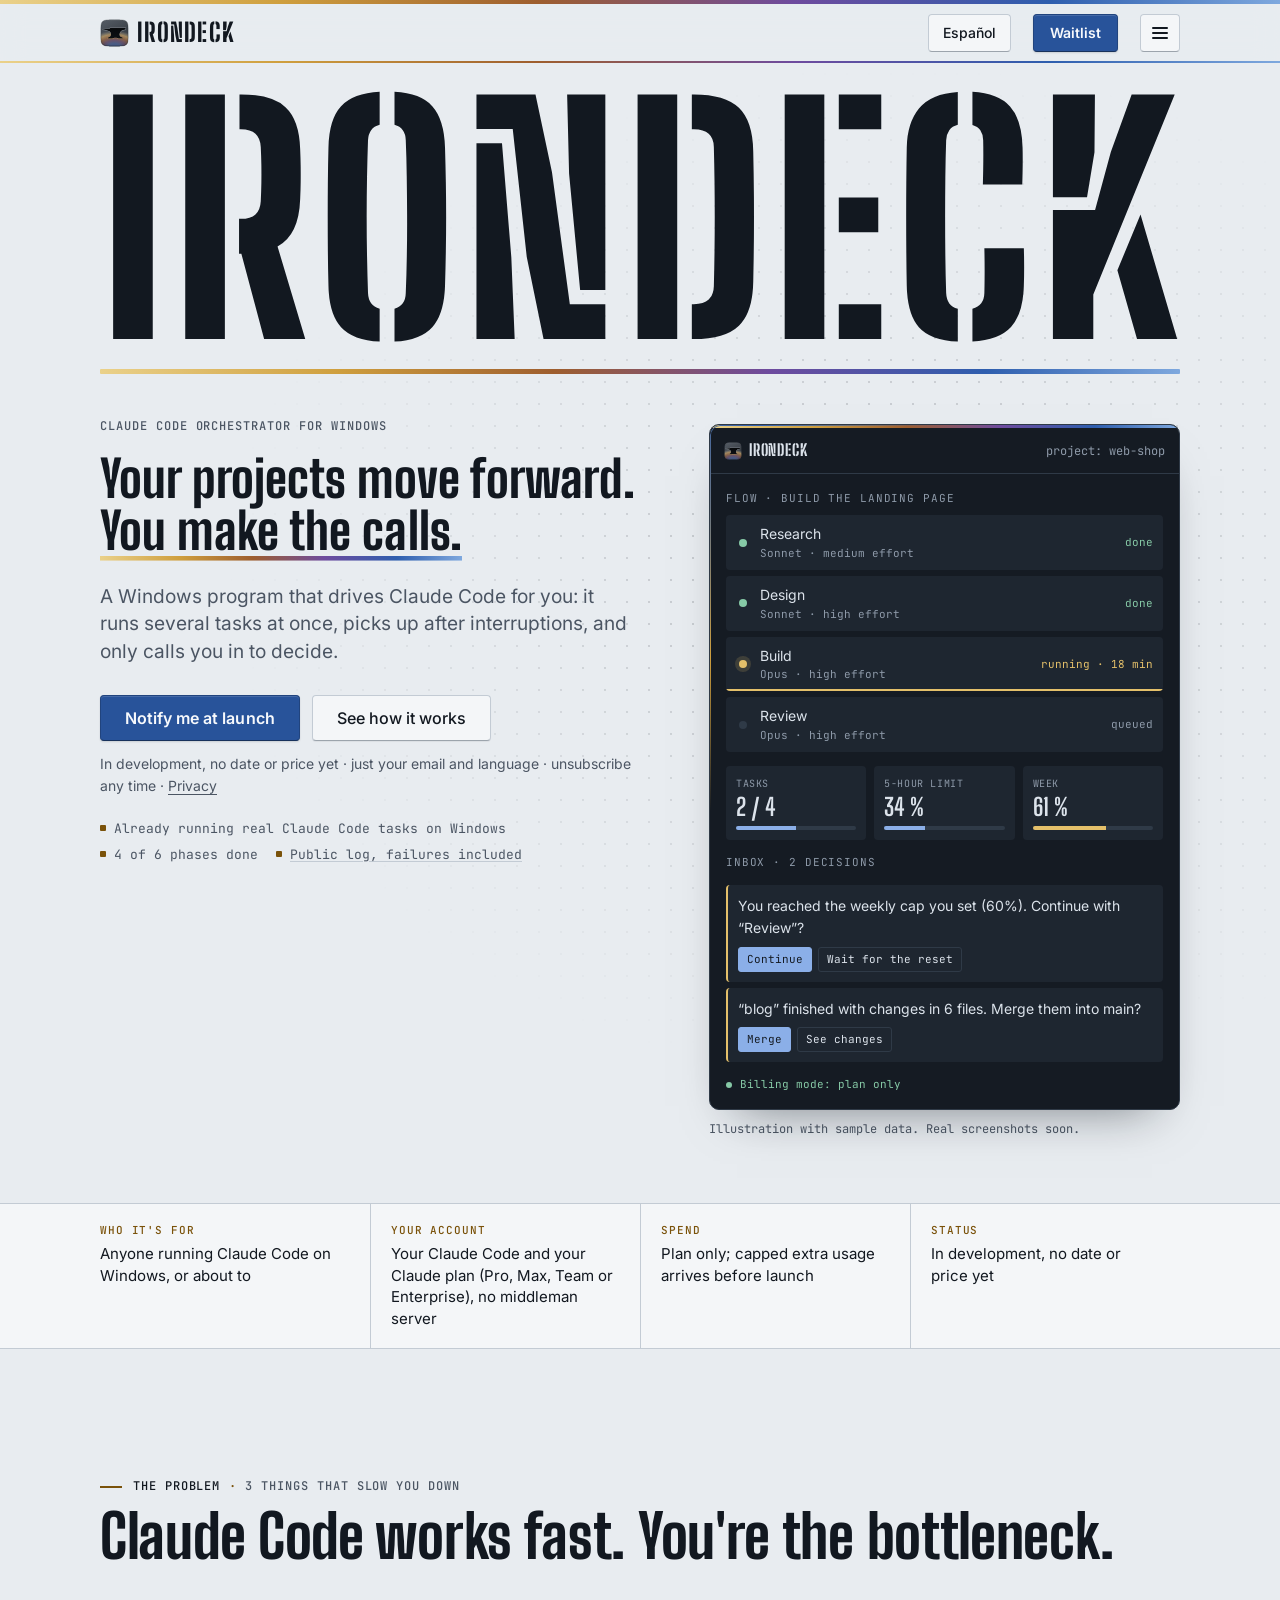
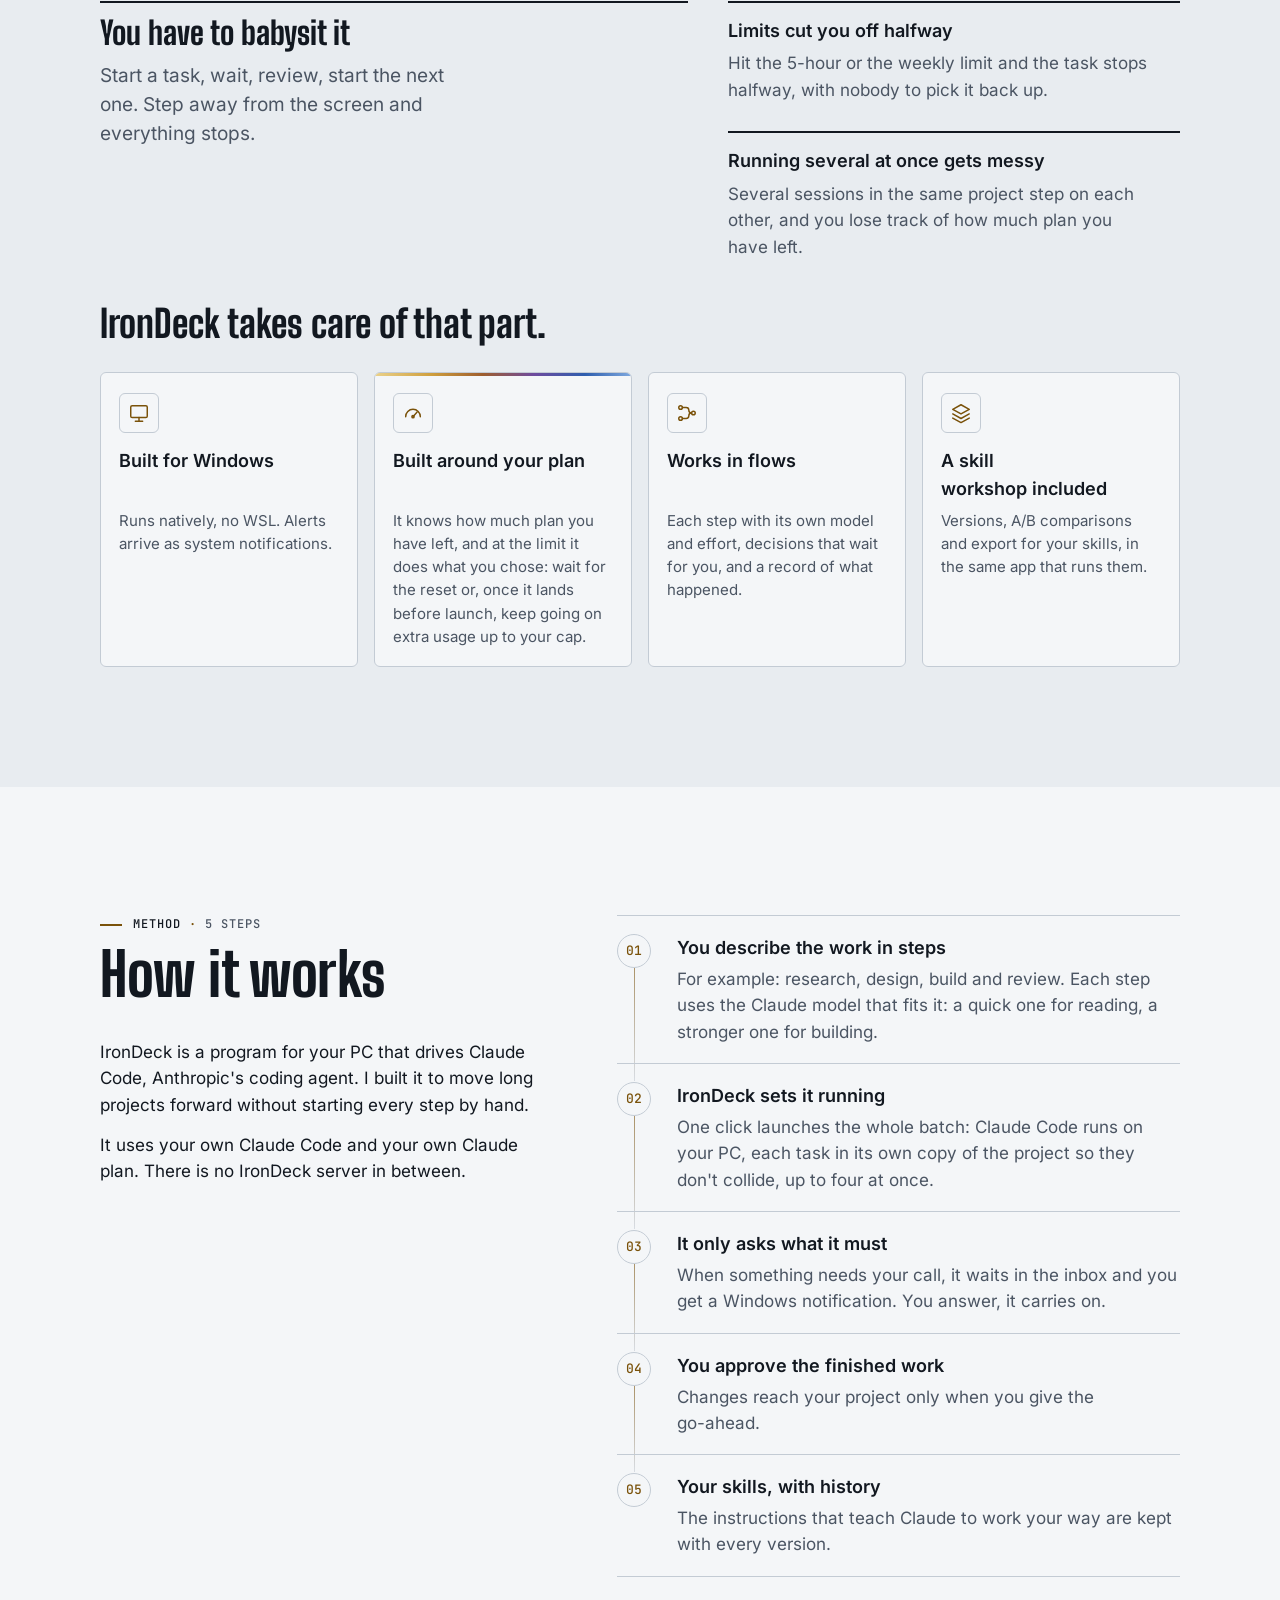
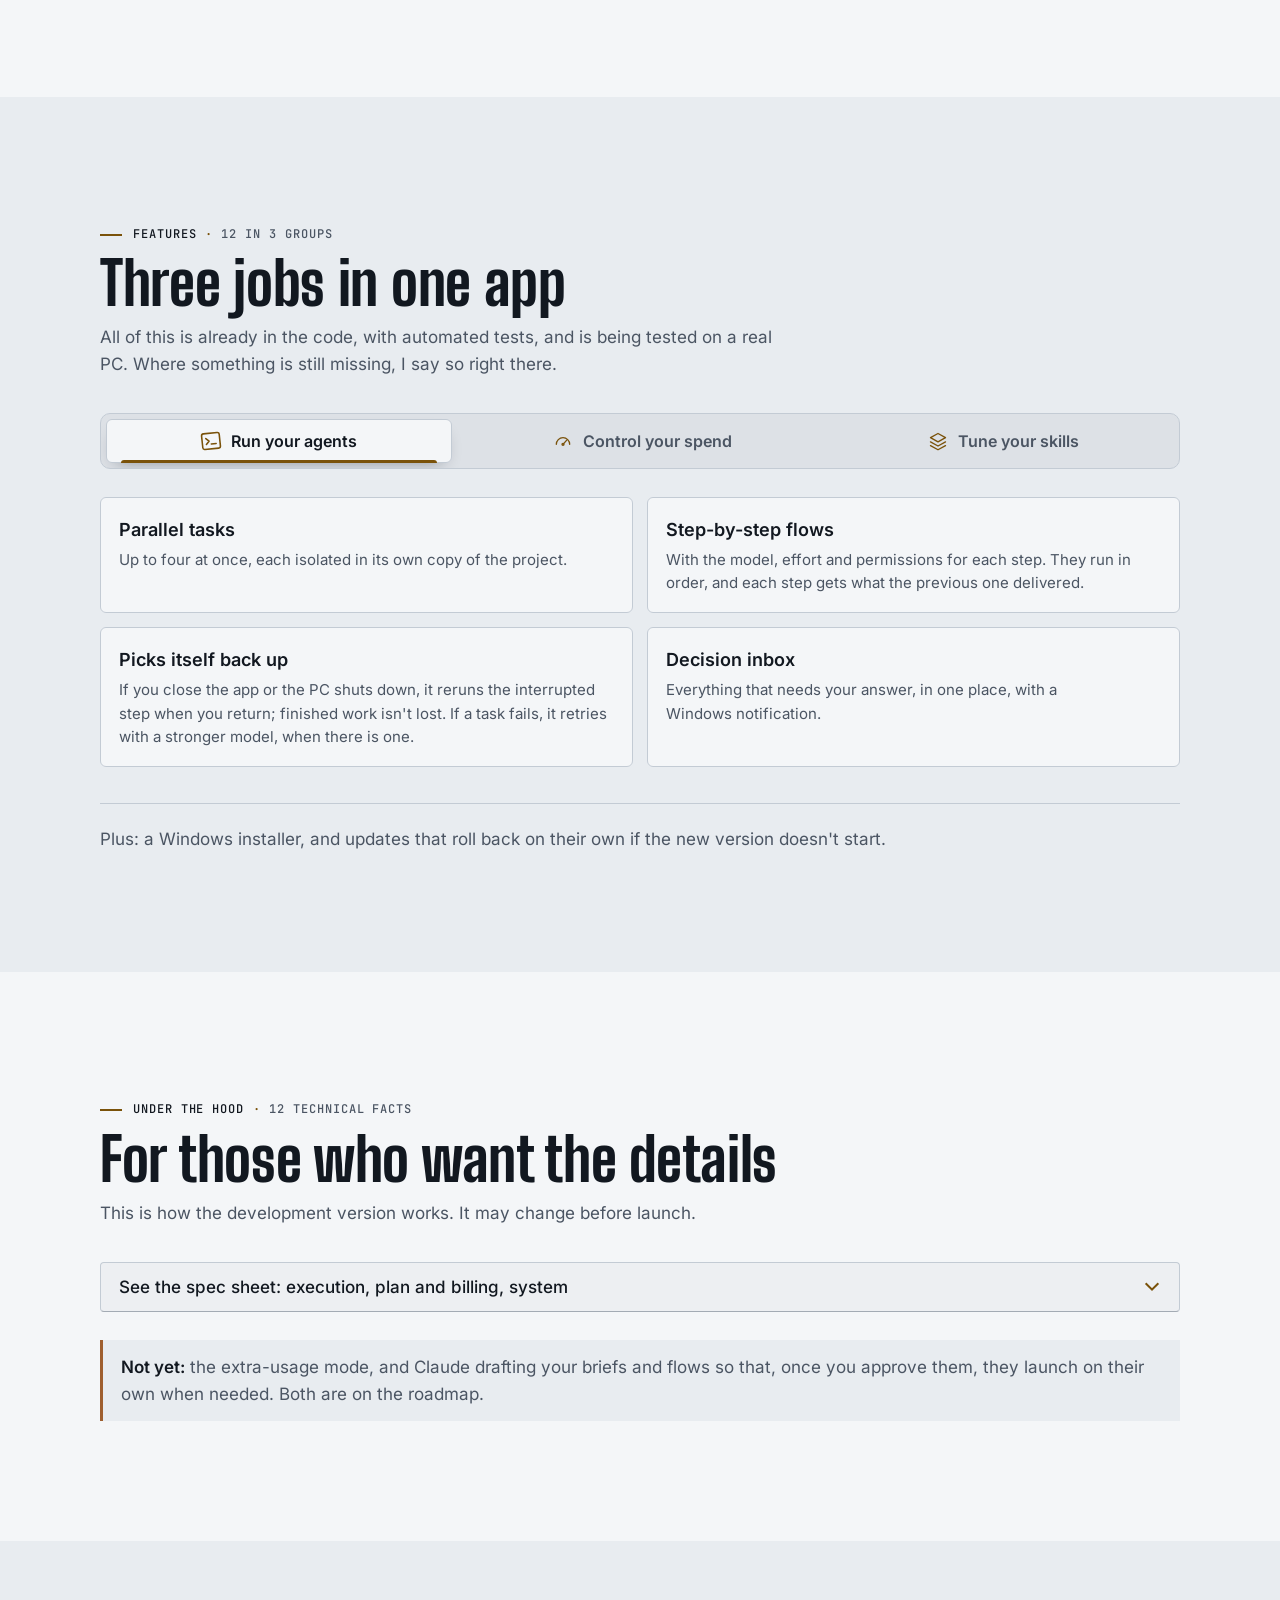
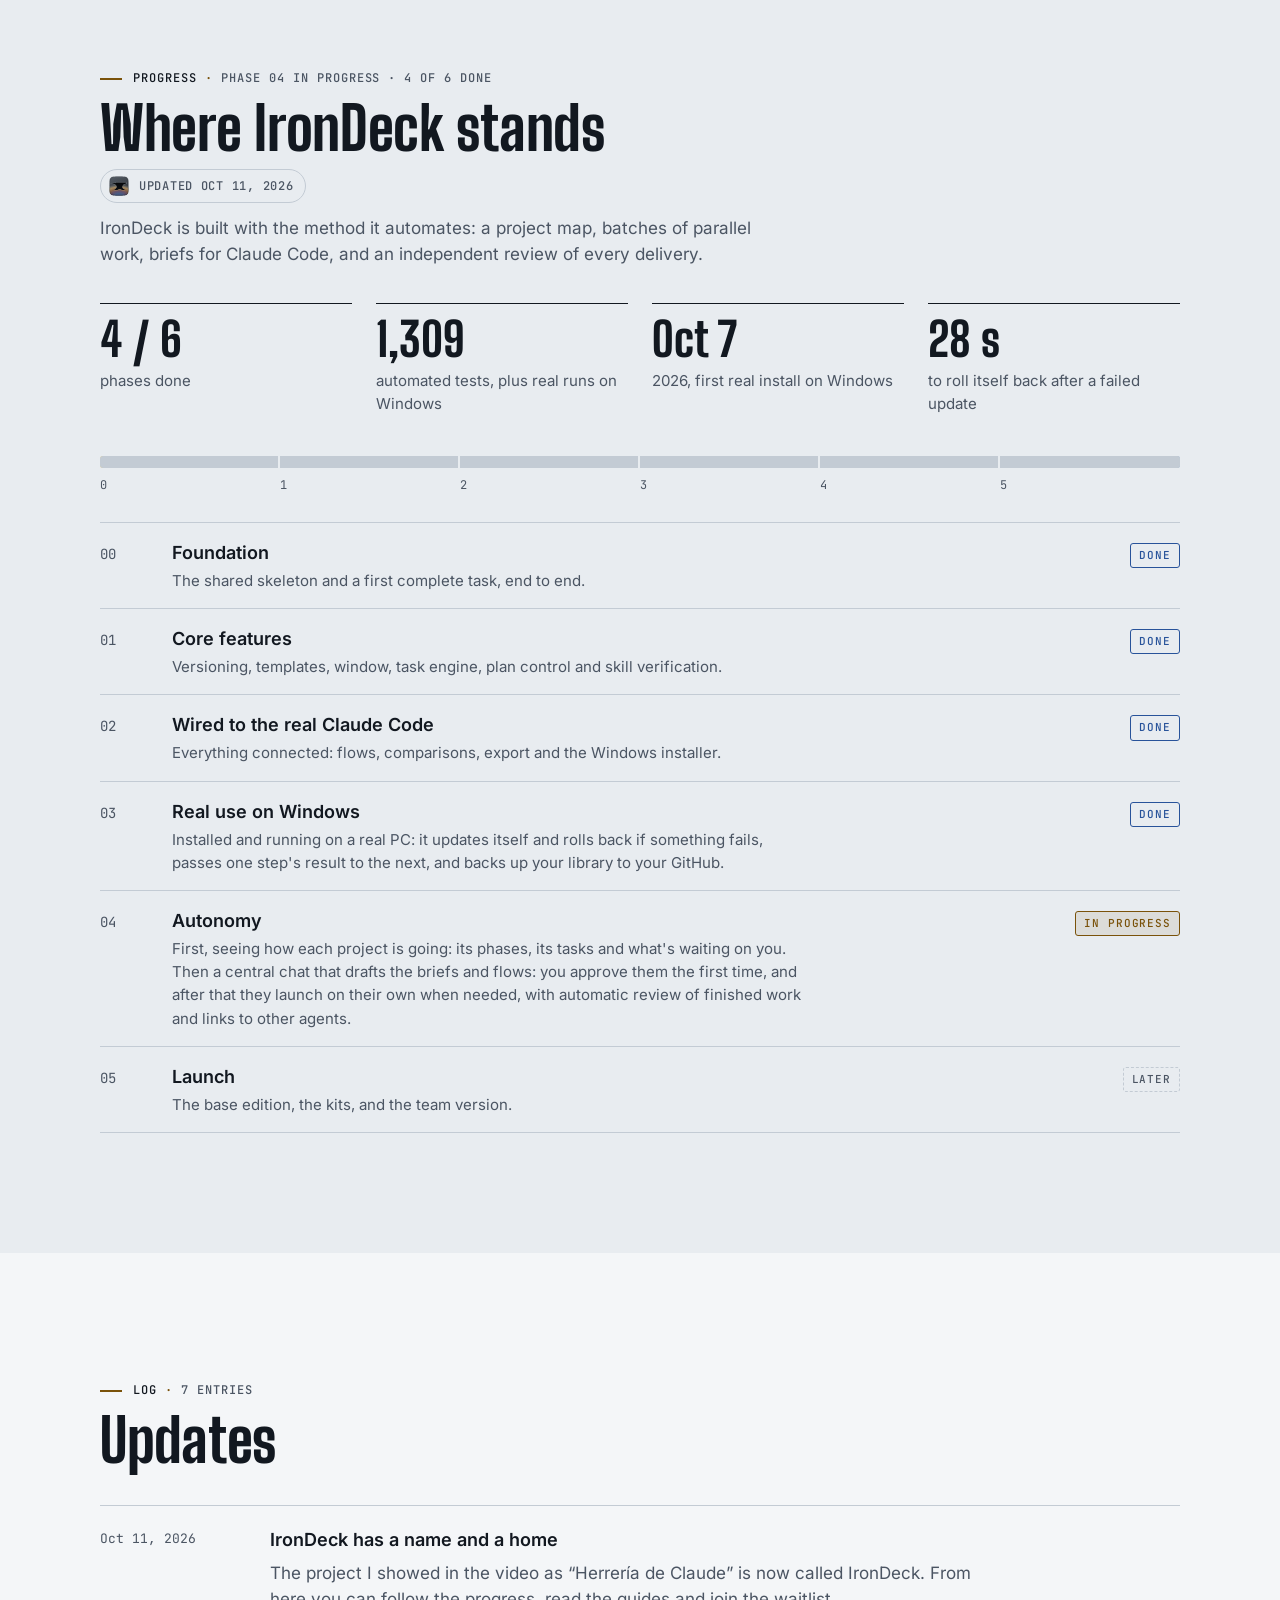
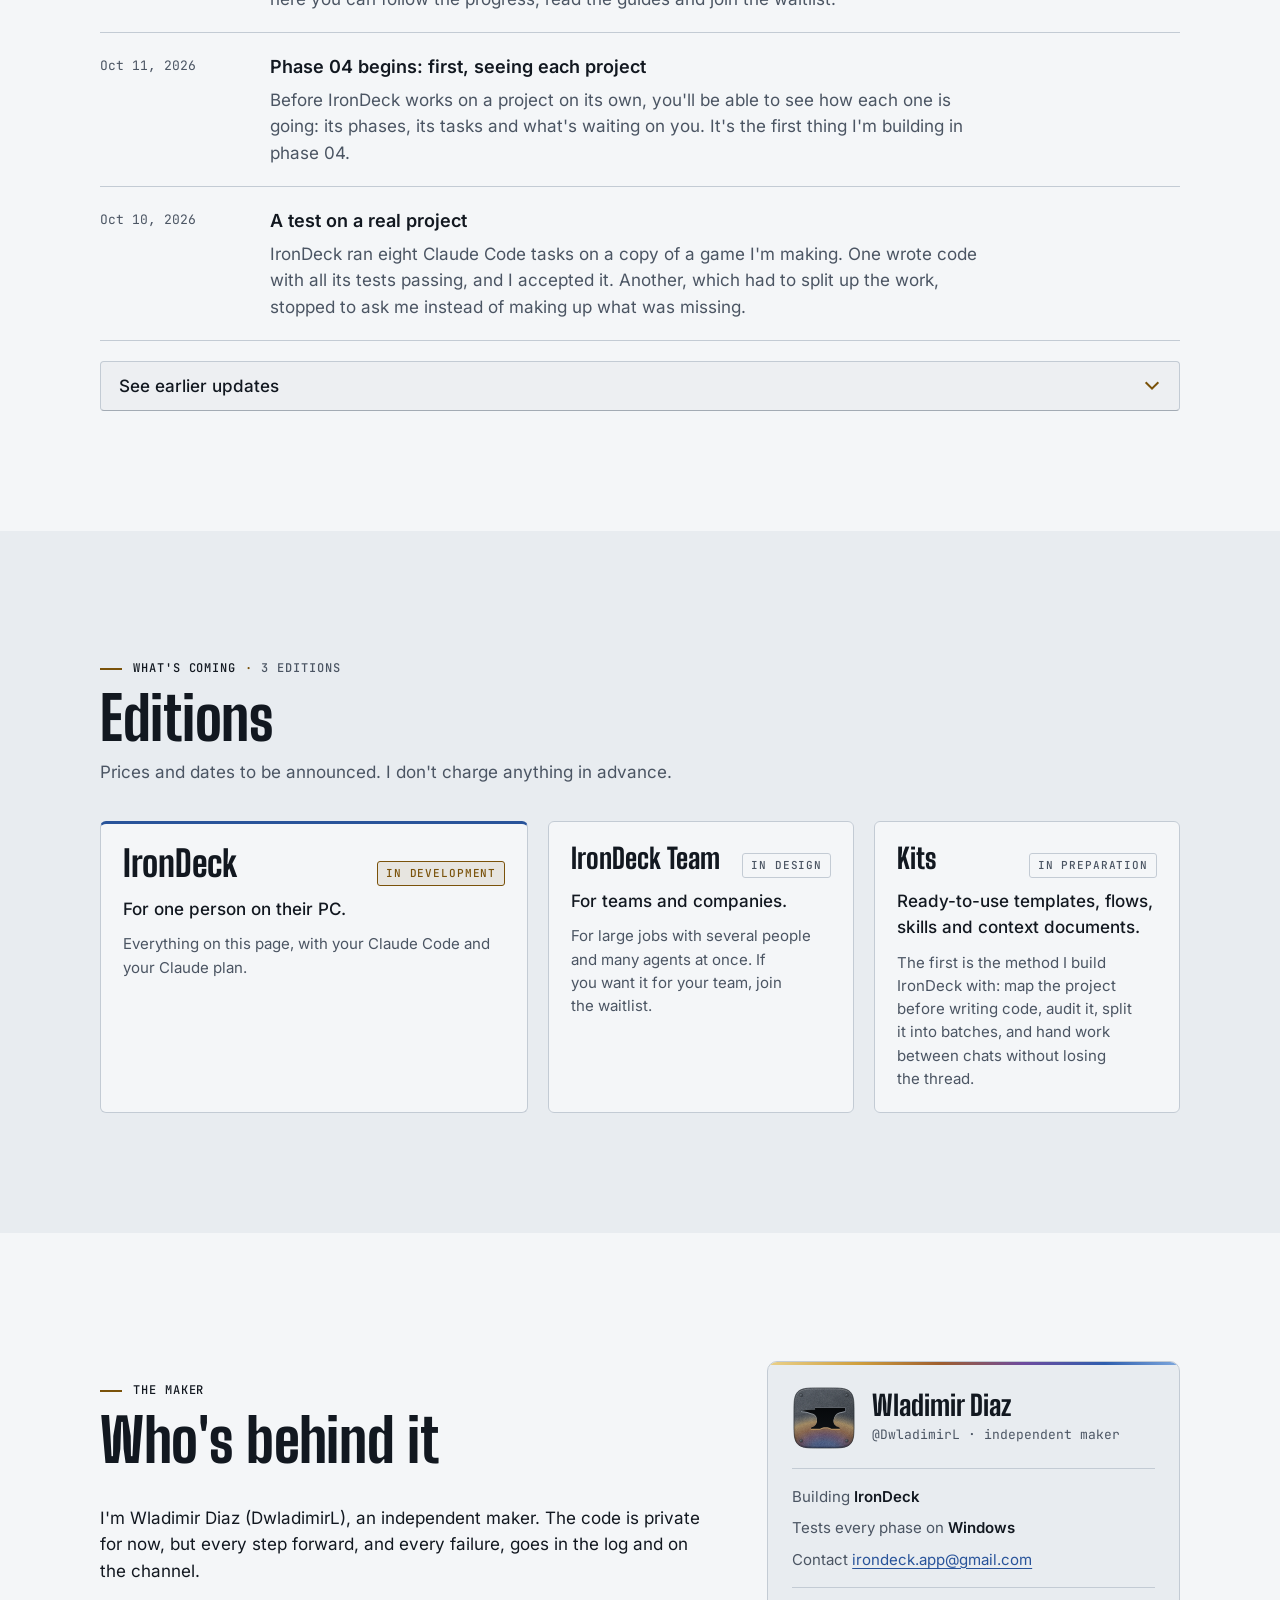
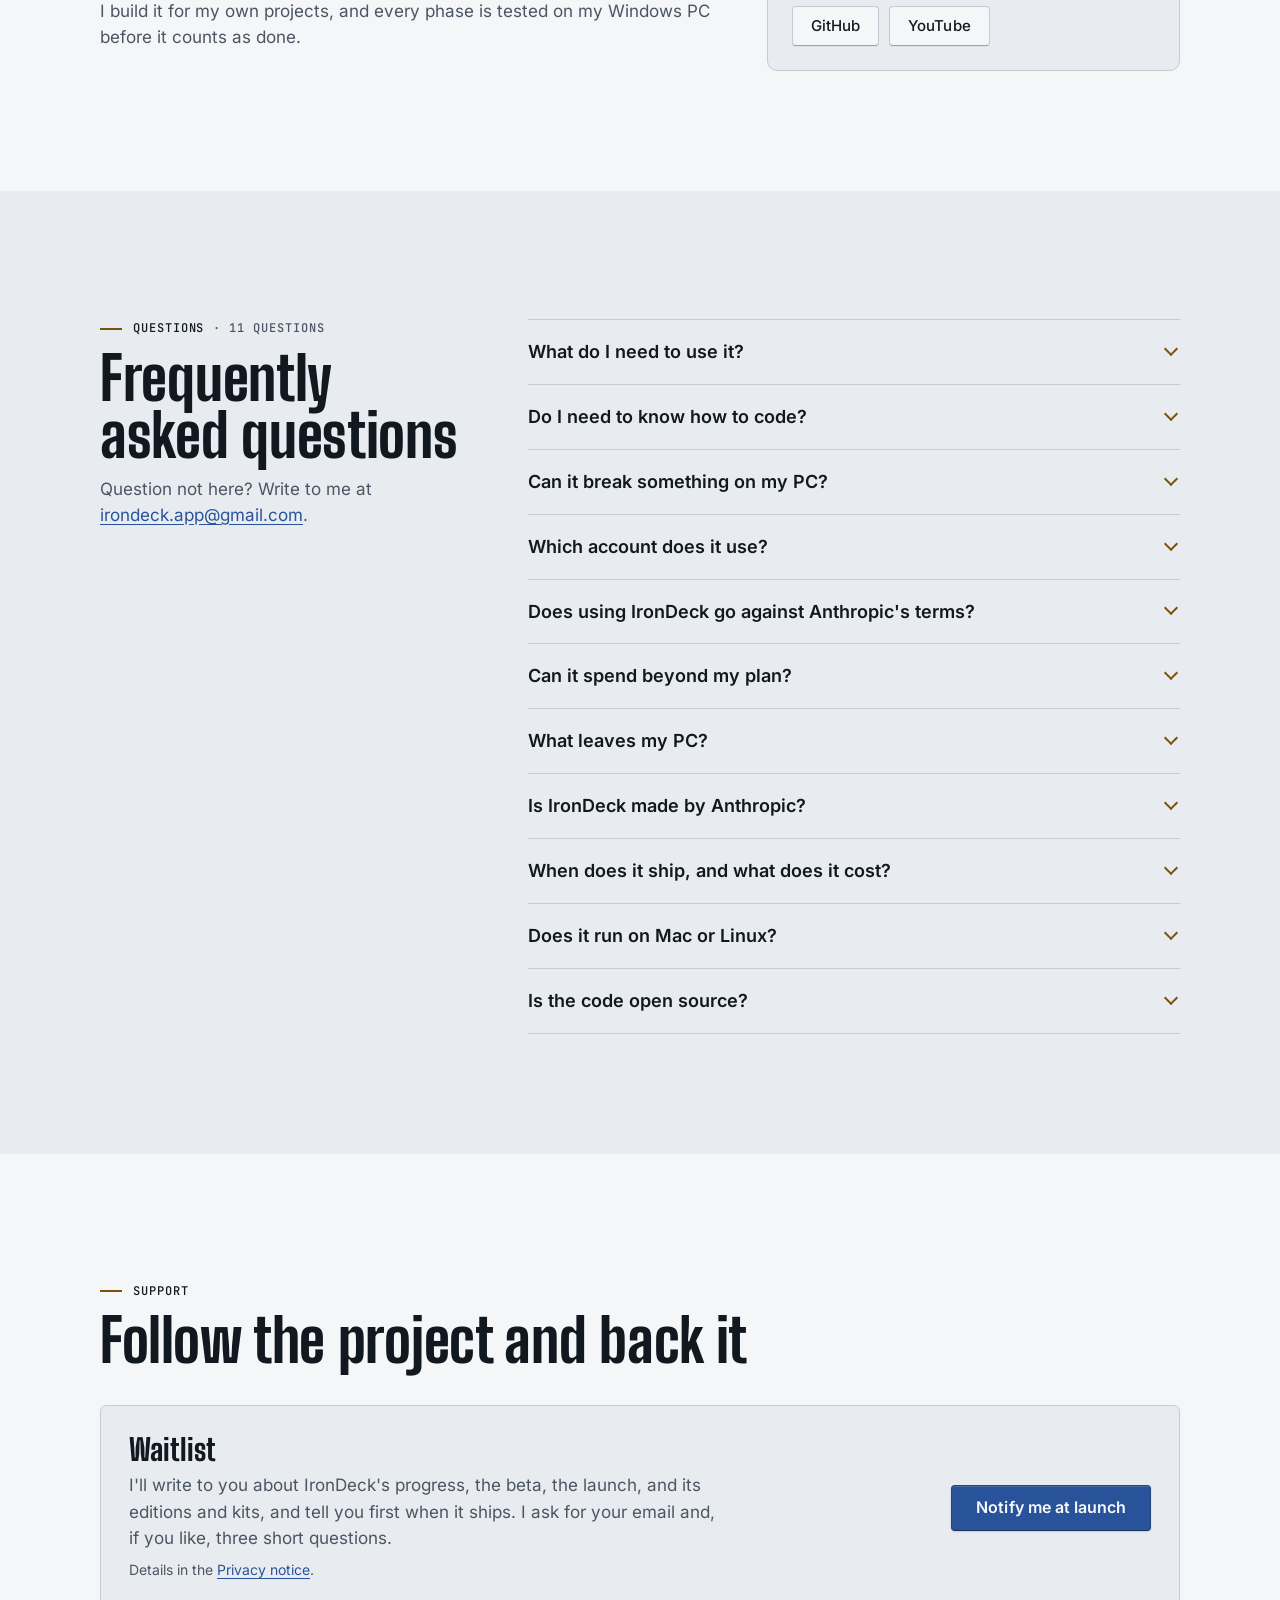
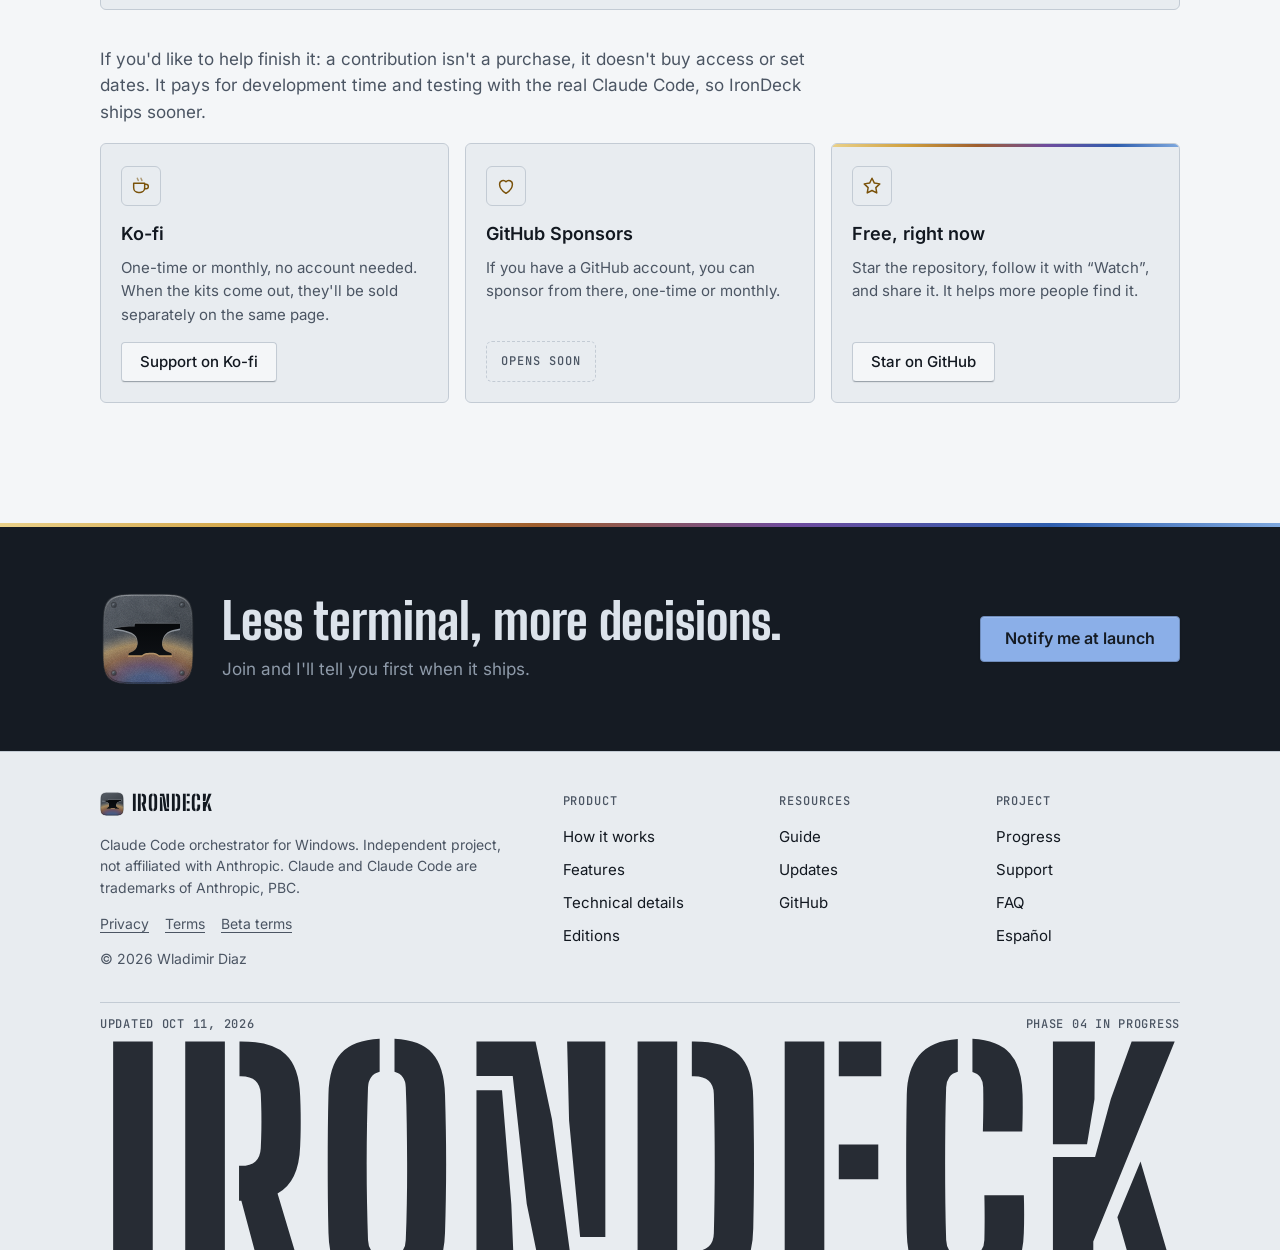
<file: en/index.html>
<!doctype html>
<html lang="en">
<head>
<meta charset="utf-8">
<meta name="viewport" content="width=device-width, initial-scale=1, viewport-fit=cover">
<title>Claude Code orchestrator for Windows | IronDeck</title>
<meta name="description" content="Run several Claude Code tasks at once with your own account, and keep your plan limits and extra spend under control. A Windows desktop app in development.">
<link rel="canonical" href="https://dwladimirl.github.io/irondeck/en/">
<link rel="alternate" hreflang="es" href="https://dwladimirl.github.io/irondeck/">
<link rel="alternate" hreflang="en" href="https://dwladimirl.github.io/irondeck/en/">
<link rel="alternate" hreflang="x-default" href="https://dwladimirl.github.io/irondeck/en/">
<meta property="og:type" content="website">
<meta property="og:site_name" content="IronDeck">
<meta property="og:title" content="Claude Code orchestrator for Windows | IronDeck">
<meta property="og:description" content="Run several Claude Code tasks at once with your own account, and keep your plan limits and extra spend under control. A Windows desktop app in development.">
<meta property="og:url" content="https://dwladimirl.github.io/irondeck/en/">
<meta property="og:image" content="https://dwladimirl.github.io/irondeck/og-en.png">
<meta property="og:image:width" content="1200">
<meta property="og:image:height" content="630">
<meta property="og:image:alt" content="Claude Code orchestrator for Windows | IronDeck">
<meta property="og:locale" content="en_US">
<meta property="og:locale:alternate" content="es_LA">
<meta name="twitter:card" content="summary_large_image">
<meta name="twitter:title" content="Claude Code orchestrator for Windows | IronDeck">
<meta name="twitter:description" content="Run several Claude Code tasks at once with your own account, and keep your plan limits and extra spend under control. A Windows desktop app in development.">
<meta name="twitter:image" content="https://dwladimirl.github.io/irondeck/og-en.png">
<meta name="twitter:image:alt" content="Claude Code orchestrator for Windows | IronDeck">
<meta name="theme-color" content="#151b23">
<meta name="google-site-verification" content="wvuxBFyBOzx4dstYK6HZPHIpPNe8g9uJr7-BDbTh3PM">
<link rel="icon" href="../favicon.ico" sizes="32x32">
<link rel="icon" href="../marca/irondeck-icono-simple.svg" type="image/svg+xml">
<link rel="apple-touch-icon" href="../apple-touch-icon.png">
<link rel="preload" href="../fuentes/big-shoulders-display-latin-800-normal.woff2" as="font" type="font/woff2" crossorigin>
<link rel="preload" href="../fuentes/inter-latin-wght-normal.woff2" as="font" type="font/woff2" crossorigin>
<style>
@font-face{font-family:"Inter";font-style:normal;font-weight:400 700;font-display:swap;src:url("../fuentes/inter-latin-wght-normal.woff2") format("woff2")}
@font-face{font-family:"Big Shoulders Display";font-style:normal;font-weight:700;font-display:swap;src:url("../fuentes/big-shoulders-display-latin-700-normal.woff2") format("woff2")}
@font-face{font-family:"Big Shoulders Display";font-style:normal;font-weight:800;font-display:swap;src:url("../fuentes/big-shoulders-display-latin-800-normal.woff2") format("woff2")}
@font-face{font-family:"Big Shoulders Stencil Display";font-style:normal;font-weight:800;font-display:swap;src:url("../fuentes/big-shoulders-stencil-display-latin-800-normal.woff2") format("woff2")}
@font-face{font-family:"JetBrains Mono";font-style:normal;font-weight:400 600;font-display:swap;src:url("../fuentes/jetbrains-mono-latin-wght-normal.woff2") format("woff2")}
/* Layout: a control deck. An instrument header, a hero split between the promise and a sample deck panel, a spec strip, then sections that alternate paper and raised paper on a 1120px frame. The temper colors (straw to blue, the colors steel takes as it is tempered) are the one signature: top edge, the underline of the hero's last line, the deck's top rule, the reading thread and the progress bar. */
:root {
  --bg: #e8ecf0;
  --bg-raised: #f4f6f8;
  --ink: #121820;
  --ink-2: #4b5563;
  --line: #c3cbd4;
  --accent: #28539a;
  --accent-ink: #f7f9fc;
  --straw: #7a520a;
  --done: #28539a;

  --deck-bg: #151b23;
  --deck-raised: #1e2630;
  --deck-line: #2f3a47;
  --deck-ink: #dce3eb;
  --deck-muted: #8e9aa9;
  --deck-straw: #e4c06a;
  --deck-blue: #8bafe8;
  --deck-ok: #86c9a6;
  --sombra: #0b1424;
  --brillo: rgba(40, 83, 154, 0.07);

  --t1: #ead18a; --t2: #cf9f3e; --t3: #9e5e2e; --t4: #6e4b9e; --t5: #2e5eae; --t6: #7ea8de;
  --temper: linear-gradient(90deg, var(--t1), var(--t2) 22%, var(--t3) 42%, var(--t4) 62%, var(--t5) 82%, var(--t6));

  --f-display: "Big Shoulders Display", "Arial Narrow", "Helvetica Neue", Arial, sans-serif;
  --f-stencil: "Big Shoulders Stencil Display", "Big Shoulders Display", "Arial Narrow", Arial, sans-serif;
  --f-body: "Inter", "Helvetica Neue", Arial, sans-serif;
  --f-mono: "JetBrains Mono", ui-monospace, "Cascadia Mono", Consolas, monospace;

  --dur-fast: 0.18s;
  --ease: cubic-bezier(0.22, 1, 0.36, 1);

  --frame: 1120px;
  --r: 6px;
  --r-chapa: 10px;
  --aire-seccion: 128px 120px;
  --aire-seccion-tel: 104px 96px;
  color-scheme: light;
}
@media (prefers-color-scheme: dark) {
  :root:not([data-theme="light"]) {
    --sombra: #000; --brillo: rgba(255, 255, 255, 0.06);
    --bg: #0f1318; --bg-raised: #161b22; --ink: #e4e9ef; --ink-2: #9ba6b4; --line: #29313b;
    --accent: #86abe6; --accent-ink: #0d1219; --straw: #e2bd63; --done: #86abe6;
    --deck-bg: #1a212a; --deck-raised: #222a35; --deck-line: #35414f;
    color-scheme: dark;
  }
}
:root[data-theme="dark"] {
  --sombra: #000; --brillo: rgba(255, 255, 255, 0.06);
  --bg: #0f1318; --bg-raised: #161b22; --ink: #e4e9ef; --ink-2: #9ba6b4; --line: #29313b;
  --accent: #86abe6; --accent-ink: #0d1219; --straw: #e2bd63; --done: #86abe6;
  --deck-bg: #1a212a; --deck-raised: #222a35; --deck-line: #35414f;
  color-scheme: dark;
}

*, *::before, *::after { box-sizing: border-box; }
html { -webkit-text-size-adjust: 100%; scroll-behavior: smooth; scroll-padding-top: 72px; }
@media (prefers-reduced-motion: reduce) { html { scroll-behavior: auto; } }
body {
  margin: 0;
  background: var(--bg);
  color: var(--ink);
  font-family: var(--f-body);
  font-size: 1.0625rem;
  line-height: 1.55;
}
img { max-width: 100%; height: auto; }
[hidden] { display: none !important; }

a { color: var(--accent); text-underline-offset: 0.18em; }
a:hover { text-decoration-thickness: 2px; }
:focus-visible { outline: 2px solid var(--accent); outline-offset: 3px; border-radius: 2px; }
.deck :focus-visible, .final :focus-visible { outline-color: var(--deck-blue); }

h1, h2, h3, h4 { text-wrap: balance; margin: 0; }
p { margin: 0; text-wrap: wrap; }
@media (min-width: 761px) { p { text-wrap: pretty; } }
ul, ol, dl, dd { margin: 0; padding: 0; list-style: none; }
code { font-family: var(--f-mono); font-size: 0.9em; white-space: nowrap; }
.nw { white-space: nowrap; }

.frame { max-width: var(--frame); margin-inline: auto; padding-inline: 20px; }

.skip { position: absolute; left: -999px; top: 0; background: var(--accent); color: var(--accent-ink); padding: 8px 12px; z-index: 10; }
.skip:focus { left: 12px; top: 12px; }

.temper-edge { height: 4px; background: var(--temper); }

.section-head .label::before { content: ""; display: inline-block; width: 22px; height: 2px; margin-inline-end: 0.9em; vertical-align: middle; background: var(--straw); }
.label .dato { color: var(--ink-2); }
.label .dato::before { content: "·"; margin-inline: 0.7em; color: var(--straw); }
.section-head .label { color: var(--ink); }
.label {
  font-family: var(--f-mono);
  font-size: 0.75rem;
  font-weight: 500;
  letter-spacing: 0.08em;
  text-transform: uppercase;
  color: var(--ink-2);
}

/* Header */
.top {
  position: sticky;
  top: env(safe-area-inset-top, 0px);
  z-index: 5;
  background: color-mix(in srgb, var(--bg) 84%, transparent);
  -webkit-backdrop-filter: blur(12px) saturate(1.3);
  backdrop-filter: blur(12px) saturate(1.3);
  border-bottom: 1px solid var(--line);
}
.top-inner { display: flex; align-items: center; gap: 22px; padding-block: 10px; }
.mark {
  display: inline-flex;
  align-items: center;
  gap: 0.34em;
  font-family: var(--f-stencil);
  font-weight: 800;
  font-size: 1.6rem;
  letter-spacing: 0.04em;
  line-height: 1;
  color: var(--ink);
  text-decoration: none;
}
.mark-icono { width: 1.12em; height: 1.12em; flex: none; }
.nav { display: flex; gap: 20px; margin-inline-start: auto; }
.nav a { color: var(--ink-2); text-decoration: none; font-size: 0.9375rem; }
.nav a:hover { color: var(--ink); }
.lang-link {
  display: inline-flex;
  align-items: center;
  min-height: 38px;
  font-family: var(--f-body);
  font-weight: 500;
  font-size: 0.875rem;
  color: var(--ink);
  text-decoration: none;
  background: var(--bg-raised);
  border: 1px solid var(--line);
  border-block-end-color: color-mix(in srgb, var(--ink) 22%, var(--line));
  border-radius: 4px;
  padding: 0 14px;
}
.lang-link:hover { background: color-mix(in srgb, var(--ink) 5%, var(--bg-raised)); }
.top .btn { min-height: 38px; padding: 0 16px; font-size: 0.875rem; }
/* The sections live in the compass and the links in the menu, at every width: the bar no longer carries the section links */
.nav { display: none; }
.lang-link { margin-inline-start: auto; }
@media (max-width: 400px) {
  .top-inner { gap: 10px; }
  .mark { font-size: 1.35rem; }
  .top .btn { padding: 0 12px; font-size: 0.8125rem; }
}

/* Buttons */
/* Buttons follow the standard Windows control shape: 4px corners, a quiet fill, a slightly darker bottom edge,
   medium-weight label. Pressing one flattens it instead of bouncing. */
.btn {
  position: relative;
  display: inline-flex;
  align-items: center;
  justify-content: center;
  gap: 10px;
  min-height: 40px;
  padding: 0 18px;
  border-radius: 4px;
  border: 1px solid var(--line);
  border-block-end-color: color-mix(in srgb, var(--ink) 22%, var(--line));
  background: var(--bg-raised);
  color: var(--ink);
  font-weight: 500;
  font-size: 0.9375rem;
  line-height: 1.2;
  letter-spacing: 0.002em;
  text-decoration: none;
  cursor: pointer;
  box-shadow: 0 1px 1px color-mix(in srgb, var(--sombra) 6%, transparent);
}
.btn:hover { text-decoration: none; background: color-mix(in srgb, var(--ink) 5%, var(--bg-raised)); }
.btn:active { background: var(--bg); color: var(--ink-2); box-shadow: none; }
.btn-lg { min-height: 46px; padding: 0 24px; font-size: 1rem; }
.btn-primary {
  background: var(--accent);
  border-color: color-mix(in srgb, var(--accent) 82%, #000);
  border-block-end-color: color-mix(in srgb, var(--accent) 60%, #000);
  color: var(--accent-ink);
  font-weight: 600;
  box-shadow: inset 0 1px 0 rgba(255, 255, 255, 0.14), 0 1px 2px color-mix(in srgb, var(--sombra) 14%, transparent);
}
.btn-primary:hover { background: color-mix(in srgb, var(--accent) 90%, #fff); }
.btn-primary:active { background: color-mix(in srgb, var(--accent) 88%, #000); color: var(--accent-ink); }
.soon {
  font-family: var(--f-mono);
  font-size: 0.75rem;
  font-weight: 500;
  letter-spacing: 0.08em;
  text-transform: uppercase;
  color: var(--ink-2);
  border: 1px dashed var(--line);
  border-radius: var(--r);
  padding: 10px 14px;
}

/* Hero */
.hero { padding-block: 56px 64px; }
.hero-grid { display: grid; grid-template-columns: minmax(0, 1.08fr) minmax(0, 0.92fr); gap: 56px; align-items: center; }
.hero h1 {
  font-family: var(--f-display);
  font-weight: 800;
  font-size: clamp(2.75rem, 3.4vw + 1.2rem, 4.25rem);
  line-height: 0.95;
  letter-spacing: 0.002em;
  margin-block: 0 22px;
}
/* The keyword line sits inside the H1, styled as the small mono kicker above the promise */
.h1-kicker {
  display: block;
  margin-block-end: 20px;
  font-family: var(--f-mono);
  font-size: 0.75rem;
  font-weight: 500;
  line-height: 1.4;
  letter-spacing: 0.08em;
  text-transform: uppercase;
  color: var(--ink-2);
}
.cta-nota { margin-block-start: 12px; font-size: 0.875rem; color: var(--ink-2); }
.cta-nota a { color: inherit; }
.sr-only { position: absolute; width: 1px; height: 1px; padding: 0; margin: -1px; overflow: hidden; clip: rect(0 0 0 0); white-space: nowrap; border: 0; }
.h1-end {
  display: table;
  margin-block-start: 0.08em;
  padding-block-end: 0.1em;
  background-image: var(--temper);
  background-repeat: no-repeat;
  background-size: 100% 0.09em;
  background-position: 0 100%;
}
.lede { font-size: 1.1875rem; line-height: 1.45; color: var(--ink-2); max-width: 44ch; }
.ctas { display: flex; flex-wrap: wrap; align-items: center; gap: 12px; margin-block-start: 30px; }
.proof {
  display: flex;
  flex-wrap: wrap;
  gap: 6px 18px;
  margin-block-start: 22px;
  font-family: var(--f-mono);
  font-size: 0.8125rem;
  color: var(--ink-2);
}
.proof li { display: inline-flex; align-items: start; gap: 8px; }
.proof li::before { content: ""; flex: none; width: 6px; height: 6px; margin-block-start: 0.5em; border-radius: 1px; background: var(--straw); }
.proof a { color: inherit; text-decoration-color: var(--line); }
.proof a:hover { color: var(--ink); text-decoration-color: currentColor; }
@media (max-width: 880px) {
  .hero { padding-block: 32px 48px; }
  .hero-grid { grid-template-columns: minmax(0, 1fr); gap: 40px; }
}
@media (max-width: 600px) {
  .hero { padding-block: 24px 40px; }
  .hero-grid { gap: 32px; }
  .hero h1 { font-size: 2.375rem; line-height: 1; margin-block: 0 16px; }
  .h1-kicker { margin-block-end: 14px; font-size: 0.6875rem; }
  .lede { font-size: 1.0625rem; line-height: 1.5; max-width: none; }
  .ctas { gap: 10px; margin-block-start: 24px; }
  .ctas .btn { flex: 1 1 100%; justify-content: center; }
  .ctas .btn-lg { padding: 0 18px; font-size: 1rem; }
  .ctas .btn-lg:not(.btn-primary) { border-color: var(--line); font-weight: 500; }
  .proof { gap: 6px; margin-block-start: 18px; font-size: 0.75rem; }
  .proof li { width: 100%; }
  .proof li:nth-child(3) { display: none; }
}

/* Deck panel (sample) */
.deck { margin: 0; min-width: 0; }
.deck-shell {
  background: var(--deck-bg);
  color: var(--deck-ink);
  border: 1px solid var(--deck-line);
  border-radius: 10px;
  overflow: hidden;
  box-shadow: 0 1px 0 rgba(255,255,255,0.04) inset, 0 24px 48px -28px rgba(10, 16, 24, 0.55);
  font-size: 0.875rem;
}
.deck-shell::before { content: ""; display: block; height: 3px; background: var(--temper); }
.deck-bar {
  display: flex; align-items: center; gap: 10px;
  padding: 10px 14px;
  border-bottom: 1px solid var(--deck-line);
  font-family: var(--f-mono);
  font-size: 0.75rem;
  color: var(--deck-muted);
}
.deck-bar b { font-family: var(--f-stencil); font-weight: 800; font-size: 1rem; letter-spacing: 0.05em; color: var(--deck-ink); }
.deck-bar b { display: inline-flex; align-items: center; gap: 7px; }
.deck-bar b img { width: 18px; height: 18px; }
.deck-bar .proj { margin-inline-start: auto; }
.deck-body { display: grid; gap: 14px; padding: 16px; }
.deck-label { font-family: var(--f-mono); font-size: 0.6875rem; letter-spacing: 0.08em; text-transform: uppercase; color: var(--deck-muted); margin-block-end: 8px; }
.steps { display: grid; gap: 6px; }
.step {
  display: grid;
  grid-template-columns: 14px minmax(0, 1fr) auto;
  gap: 10px;
  align-items: center;
  padding: 8px 10px;
  background: var(--deck-raised);
  border-radius: 4px;
}
.step .dot { width: 8px; height: 8px; border-radius: 50%; background: var(--deck-line); justify-self: center; }
.step[data-s="ok"] .dot { background: var(--deck-ok); }
.step[data-s="run"] .dot { background: var(--deck-straw); box-shadow: 0 0 0 4px rgba(228, 192, 106, 0.16); }
.step .name { min-width: 0; }
.step .meta { display: block; font-family: var(--f-mono); font-size: 0.6875rem; color: var(--deck-muted); }
.step .state { font-family: var(--f-mono); font-size: 0.6875rem; color: var(--deck-muted); white-space: nowrap; }
.step[data-s="run"] .state { color: var(--deck-straw); }
.step[data-s="ok"] .state { color: var(--deck-ok); }
.gauges { display: grid; grid-template-columns: repeat(3, minmax(0, 1fr)); gap: 8px; }
.gauge { background: var(--deck-raised); border-radius: 4px; padding: 10px; min-width: 0; }
.gauge p { font-family: var(--f-mono); font-size: 0.625rem; letter-spacing: 0.06em; text-transform: uppercase; color: var(--deck-muted); }
.gauge strong { display: block; font-family: var(--f-display); font-weight: 700; font-size: 1.5rem; line-height: 1.1; margin-block: 2px 6px; font-variant-numeric: tabular-nums; }
.bar { height: 4px; background: var(--deck-line); border-radius: 2px; overflow: hidden; }
.bar i { display: block; height: 100%; background: var(--deck-blue); }
.bar i.warm { background: var(--deck-straw); }
.tray { display: grid; gap: 6px; }
.ask { background: var(--deck-raised); border-radius: 4px; padding: 10px; display: grid; gap: 8px; border-left: 2px solid var(--deck-straw); }
.ask-actions { display: flex; flex-wrap: wrap; gap: 6px; }
.chip { font-family: var(--f-mono); font-size: 0.6875rem; padding: 3px 8px; border-radius: 3px; border: 1px solid var(--deck-line); color: var(--deck-ink); }
.chip.go { background: var(--deck-blue); border-color: var(--deck-blue); color: var(--deck-bg); }
.guard { display: flex; align-items: center; gap: 8px; font-family: var(--f-mono); font-size: 0.6875rem; color: var(--deck-ok); }
.guard::before { content: ""; width: 6px; height: 6px; border-radius: 50%; background: var(--deck-ok); }
.deck figcaption { margin-block-start: 10px; font-family: var(--f-mono); font-size: 0.75rem; color: var(--ink-2); }
@media (max-width: 600px) {
  .deck-body { padding: 14px; gap: 12px; }
  .tray .ask + .ask { display: none; }
}
@media (max-width: 420px) {
  .gauges { grid-template-columns: minmax(0, 1fr) minmax(0, 1fr); }
  .gauges .gauge:first-child { grid-column: 1 / -1; }
}

/* Spec strip */
.strip { background: var(--bg-raised); border-block: 1px solid var(--line); }
.strip-grid { display: grid; grid-template-columns: repeat(4, minmax(0, 1fr)); }
.strip-grid > div { padding: 18px 20px; border-inline-start: 1px solid var(--line); min-width: 0; }
.strip-grid > div:first-child { border-inline-start: 0; padding-inline-start: 0; }
.strip dt { font-family: var(--f-mono); font-size: 0.6875rem; font-weight: 500; letter-spacing: 0.08em; text-transform: uppercase; color: var(--straw); margin-block-end: 4px; }
.strip dd { font-size: 0.9375rem; line-height: 1.45; }
@media (max-width: 860px) {
  .strip-grid { grid-template-columns: repeat(2, minmax(0, 1fr)); }
  .strip-grid > div { padding: 14px 16px; }
  .strip-grid > div:nth-child(odd) { border-inline-start: 0; padding-inline-start: 0; }
  .strip-grid > div:nth-child(n+3) { border-top: 1px solid var(--line); }
}
@media (max-width: 460px) {
  .strip-grid > div { padding: 12px 0 12px 14px; }
  .strip-grid > div:nth-child(odd) { padding-inline-start: 0; }
  .strip dd { font-size: 0.875rem; }
}

/* Sections */
.section { --surface: var(--bg); padding-block: var(--aire-seccion); }
.section.alt { --surface: var(--bg-raised); background: var(--bg-raised); }
.section:not(.alt) + .section:not(.alt) { border-top: 1px solid var(--line); }
.section-head { display: grid; gap: 12px; margin-block-end: 36px; }
.section h2 {
  font-family: var(--f-display);
  font-weight: 800;
  font-size: clamp(2.375rem, 3.2vw + 1.2rem, 3.75rem);
  line-height: 0.95;
  letter-spacing: -0.005em;
}
.section-head p { color: var(--ink-2); max-width: 62ch; }
@media (max-width: 600px) { .section { padding-block: 56px; } }

/* Problem */
.pains { display: grid; grid-template-columns: minmax(0, 1.3fr) minmax(0, 1fr); gap: 28px 40px; }
.pains li { border-top: 2px solid var(--ink); padding-block-start: 14px; }
.pains li:first-child { grid-row: span 2; }
.pains li:first-child h3 { font-family: var(--f-display); font-weight: 800; font-size: 2rem; line-height: 1; margin-block-end: 12px; }
.pains li:first-child p { font-size: 1.1875rem; max-width: 34ch; }
.pains h3 { font-size: 1.125rem; font-weight: 600; margin-block-end: 6px; }
.pains p { color: var(--ink-2); }
.answer { margin-block-start: 44px; font-family: var(--f-display); font-weight: 800; font-size: clamp(1.75rem, 1.6vw + 1.1rem, 2.375rem); line-height: 1.05; }
@media (max-width: 820px) {
  .pains { grid-template-columns: minmax(0, 1fr); gap: 22px; }
  .pains li:first-child { grid-row: auto; }
}

/* How it works */
.how { display: grid; grid-template-columns: minmax(0, 0.9fr) minmax(0, 1.1fr); gap: 56px; }
.how-intro p + p { margin-block-start: 14px; }
.how-intro > p { max-width: 46ch; }
@media (min-width: 821px) { .how-intro { position: sticky; top: 96px; align-self: start; } }
.process { counter-reset: s; display: grid; }
.process li {
  counter-increment: s;
  display: grid;
  grid-template-columns: 44px minmax(0, 1fr);
  gap: 16px;
  padding-block: 18px;
  border-top: 1px solid var(--line);
}
.process li:last-child { border-bottom: 1px solid var(--line); }
.process li { position: relative; }
.process li::before {
  content: counter(s, decimal-leading-zero);
  display: grid;
  place-items: center;
  width: 34px;
  height: 34px;
  border: 1px solid var(--line);
  border-radius: 50%;
  background: var(--surface);
  font-family: var(--f-mono);
  font-weight: 500;
  font-size: 0.8125rem;
  color: var(--straw);
  position: relative;
  z-index: 1;
}
.process li:not(:last-child)::after {
  content: "";
  position: absolute;
  left: 17px;
  top: 52px;
  bottom: -18px;
  width: 1px;
  background: linear-gradient(var(--straw), var(--line));
  opacity: 0.6;
}
.process h3 { font-size: 1.125rem; font-weight: 600; margin-block-end: 4px; }
.process p { color: var(--ink-2); }
@media (max-width: 820px) { .how { grid-template-columns: minmax(0, 1fr); gap: 28px; } }
@media (max-width: 600px) { .process li { grid-template-columns: 34px minmax(0, 1fr); gap: 12px; } }

/* Features: three pillars as rows */
.pillars { display: grid; }
.pillar {
  display: grid;
  grid-template-columns: minmax(0, 0.7fr) minmax(0, 2fr);
  gap: 20px 40px;
  padding-block: 28px;
  border-top: 2px solid var(--ink);
}
.pillar > h3 { font-family: var(--f-display); font-weight: 800; font-size: 1.875rem; line-height: 1; }
.feats { display: grid; grid-template-columns: repeat(2, minmax(0, 1fr)); gap: 22px 36px; }
.feat h4 { margin-block-end: 4px; font-size: 1.125rem; font-weight: 600; }
.feat p { color: var(--ink-2); font-size: 0.9375rem; }
.extra { margin-block-start: 8px; padding-block-start: 22px; border-top: 1px solid var(--line); color: var(--ink-2); }
@media (max-width: 900px) { .pillar { grid-template-columns: minmax(0, 1fr); } }
@media (max-width: 560px) { .feats { grid-template-columns: minmax(0, 1fr); } }

/* What sets it apart: the answer to the three pains, four cards with a line icon */
.diffs { display: grid; grid-template-columns: repeat(4, minmax(0, 1fr)); gap: 16px; margin-block-start: 28px; }
.diff {
  position: relative;
  min-width: 0;
  padding: 20px 18px 18px;
  background: var(--bg-raised);
  border: 1px solid var(--line);
  border-radius: var(--r);
  overflow: hidden;
}
.diff-key::before { content: ""; position: absolute; inset: 0 0 auto 0; height: 3px; background: var(--temper); }
.diff-ico { display: inline-grid; place-items: center; width: 40px; height: 40px; margin-block-end: 14px; border: 1px solid var(--line); border-radius: var(--r); color: var(--straw); }
.diff-ico svg { width: 22px; height: 22px; fill: none; stroke: currentColor; stroke-width: 1.6; stroke-linecap: round; stroke-linejoin: round; }
.diff h3 { font-size: 1.125rem; font-weight: 600; margin-block-end: 6px; }
.diff p { color: var(--ink-2); font-size: 0.9375rem; }
@media (min-width: 561px) {
  .diffs { grid-template-rows: auto auto 1fr; row-gap: 0; }
  .diff { display: grid; grid-row: span 3; grid-template-rows: subgrid; row-gap: 0; align-content: start; }
}
@media (max-width: 960px) { .diffs { grid-template-columns: repeat(2, minmax(0, 1fr)); row-gap: 16px; } }
@media (max-width: 560px) {
  .diffs { grid-template-columns: minmax(0, 1fr); gap: 10px; }
  .diff { display: grid; grid-template-columns: 40px minmax(0, 1fr); gap: 2px 14px; padding: 16px; }
  .diff-ico { grid-row: span 2; margin: 0; }
}

/* Folded blocks: the spec sheet, earlier updates and FAQ answers open on demand */
.plegable { margin-block-start: 8px; }
.plegable > summary,
.faq summary {
  display: flex;
  align-items: center;
  justify-content: space-between;
  gap: 16px;
  cursor: pointer;
  list-style: none;
}
.plegable > summary::-webkit-details-marker,
.faq summary::-webkit-details-marker { display: none; }
.plegable > summary {
  min-height: 50px;
  padding: 0 18px;
  border: 1px solid var(--line);
  border-block-end-color: color-mix(in srgb, var(--ink) 18%, var(--line));
  border-radius: 4px;
  background: color-mix(in srgb, var(--ink) 3%, var(--surface));
  font-weight: 500;
  transition: background-color 0.2s var(--ease);
}
.plegable > summary:hover { background: color-mix(in srgb, var(--ink) 6%, var(--surface)); }
.plegable > summary::after,
.faq summary::after {
  content: "";
  flex: none;
  width: 10px;
  height: 10px;
  margin-inline-end: 4px;
  border-right: 2px solid var(--straw);
  border-bottom: 2px solid var(--straw);
  transform: translateY(-3px) rotate(45deg);
}
.plegable[open] > summary { margin-block-end: 24px; }
.plegable[open] > summary::after,
.faq details[open] summary::after { transform: translateY(2px) rotate(-135deg); }
.news-mas { margin-block-start: 20px; }
.news-mas[open] > summary { margin-block-end: 0; }
.news-mas .news li:first-child { border-top: 0; }

/* Technical details */
.spec-groups { display: grid; grid-template-columns: repeat(3, minmax(0, 1fr)); gap: 32px 40px; align-items: start; }
.spec-group { min-width: 0; }
.spec-title {
  font-family: var(--f-mono);
  font-size: 0.75rem;
  font-weight: 500;
  letter-spacing: 0.08em;
  text-transform: uppercase;
  padding-block-end: 10px;
  border-bottom: 2px solid var(--ink);
  margin-block-end: 4px;
}
.spec { padding-block: 12px; min-width: 0; }
.spec dt { font-family: var(--f-mono); font-size: 0.8125rem; font-weight: 500; color: var(--straw); margin-block-end: 2px; }
.spec dd { color: var(--ink-2); font-size: 0.9375rem; overflow-wrap: anywhere; }
.spec dd code { color: var(--ink); }
.not-yet {
  margin-block-start: 28px;
  padding: 14px 18px;
  border-left: 3px solid var(--t3);
  background: var(--bg);
  color: var(--ink-2);
}
.not-yet strong { color: var(--ink); font-weight: 600; }
@media (max-width: 900px) { .spec-groups { grid-template-columns: minmax(0, 1fr); } }

/* Progress */
.stats { display: grid; grid-template-columns: repeat(4, minmax(0, 1fr)); gap: 24px; margin-block-end: 40px; }
.stat { border-top: 1px solid var(--ink); padding-block-start: 12px; min-width: 0; }
.stat strong { display: block; font-family: var(--f-display); font-weight: 800; font-size: clamp(2.25rem, 2.4vw + 1rem, 3rem); line-height: 1; font-variant-numeric: tabular-nums; }
.stat > span { display: block; margin-block-start: 6px; color: var(--ink-2); font-size: 0.9375rem; }
@media (max-width: 820px) { .stats { grid-template-columns: repeat(2, minmax(0, 1fr)); } }

.meter { margin-block-end: 28px; }
.meter-track { position: relative; height: 12px; border-radius: 3px; background: var(--temper); overflow: hidden; }
.meter-rest { position: absolute; top: 0; bottom: 0; right: 0; background: var(--line); }
.meter-ticks { position: absolute; inset: 0; z-index: 2; display: grid; grid-template-columns: repeat(6, 1fr); }
.meter-ticks span { border-right: 2px solid var(--surface); }
.meter-ticks span:last-child { border-right: 0; }
.meter-scale { display: grid; grid-template-columns: repeat(6, 1fr); margin-block-start: 8px; font-family: var(--f-mono); font-size: 0.75rem; color: var(--ink-2); }

.phases { display: grid; }
.phase {
  display: grid;
  grid-template-columns: 56px minmax(0, 1fr) 132px;
  gap: 16px;
  align-items: baseline;
  padding-block: 16px;
  border-top: 1px solid var(--line);
}
.phase:last-child { border-bottom: 1px solid var(--line); }
.phase .num { font-family: var(--f-mono); font-size: 0.875rem; color: var(--ink-2); }
.phase h3 { font-size: 1.125rem; font-weight: 600; }
.phase p { color: var(--ink-2); font-size: 0.9375rem; margin-block-start: 2px; max-width: 70ch; }
.pill {
  justify-self: end;
  font-family: var(--f-mono);
  font-size: 0.6875rem;
  font-weight: 500;
  letter-spacing: 0.08em;
  text-transform: uppercase;
  padding: 3px 8px;
  border-radius: 3px;
  border: 1px solid var(--line);
  color: var(--ink-2);
  white-space: nowrap;
}
.pill[data-st="done"] { border-color: var(--done); color: var(--done); }
.pill[data-st="doing"] { border-color: var(--straw); color: var(--straw); background: color-mix(in srgb, var(--straw) 10%, transparent); }
.pill[data-st="later"] { border-style: dashed; }
@media (max-width: 640px) {
  .phase { grid-template-columns: 40px minmax(0, 1fr); row-gap: 10px; }
  .phase .pill { grid-column: 2; justify-self: start; margin-block-start: 0; }
}

/* Updates */
.news { display: grid; }
.news li {
  display: grid;
  grid-template-columns: 150px minmax(0, 1fr);
  gap: 20px;
  padding-block: 20px;
  border-top: 1px solid var(--line);
}
.news li:last-child { border-bottom: 1px solid var(--line); }
.news time { font-family: var(--f-mono); font-size: 0.8125rem; color: var(--ink-2); padding-block-start: 3px; }
.news h3 { font-size: 1.125rem; font-weight: 600; margin-block-end: 6px; }
.news p { color: var(--ink-2); max-width: 66ch; }
@media (max-width: 600px) { .news li { grid-template-columns: minmax(0, 1fr); gap: 4px; } }

/* Editions */
.editions { display: grid; grid-template-columns: minmax(0, 1.4fr) minmax(0, 1fr) minmax(0, 1fr); gap: 20px; }
.edition-main { background: color-mix(in srgb, var(--accent) 5%, var(--bg-raised)); }
.edition {
  display: grid;
  grid-template-rows: auto auto 1fr;
  gap: 10px;
  padding: 22px;
  background: var(--bg-raised);
  border: 1px solid var(--line);
  border-radius: var(--r);
  min-width: 0;
}
.edition-main { border-top: 3px solid var(--accent); }
.edition-head { display: flex; flex-wrap: wrap; align-items: baseline; justify-content: space-between; gap: 8px; }
.edition h3 { font-family: var(--f-display); font-weight: 800; font-size: 1.75rem; line-height: 1; }
.edition-main h3 { font-size: 2.25rem; }
.edition .pill { justify-self: auto; }
.edition .for { font-weight: 500; }
.edition p:last-child { color: var(--ink-2); font-size: 0.9375rem; }
@media (max-width: 900px) { .editions { grid-template-columns: minmax(0, 1fr); gap: 16px; } }

/* About */
.about { display: grid; grid-template-columns: minmax(0, 1.2fr) minmax(0, 0.8fr); gap: 48px; align-items: start; }
.about { align-items: center; }
.about > div:first-child > p { max-width: 58ch; }
.about > div:first-child > p + p { margin-block-start: 14px; color: var(--ink-2); }
.perfil { display: grid; gap: 18px; padding: 24px; background: var(--bg); border: 1px solid var(--line); border-radius: 10px; position: relative; overflow: hidden; }
.perfil::before { content: ""; position: absolute; inset: 0 0 auto 0; height: 3px; background: var(--temper); }
.perfil-cabeza { display: flex; align-items: center; gap: 16px; }
.perfil-icono { width: 64px; height: 64px; flex: none; }
.perfil-nombre { font-family: var(--f-display); font-weight: 800; font-size: 1.75rem; line-height: 1; }
.perfil-alias { margin-block-start: 6px; font-family: var(--f-mono); font-size: 0.8125rem; color: var(--ink-2); }
.perfil-datos { display: grid; gap: 8px; padding-block: 16px; border-block: 1px solid var(--line); font-size: 0.9375rem; color: var(--ink-2); }
.perfil-datos strong { color: var(--ink); font-weight: 600; }
.perfil-datos a { overflow-wrap: anywhere; }
.perfil-enlaces { display: flex; flex-wrap: wrap; gap: 10px; }
@media (max-width: 1000px) { .about { grid-template-columns: minmax(0, 1fr); gap: 28px; } .perfil { max-width: 480px; } }

/* Follow and support */
.join {
  display: grid;
  grid-template-columns: minmax(0, 1fr) auto;
  gap: 16px 32px;
  align-items: center;
  padding: 28px;
  background: var(--bg);
  border: 1px solid var(--line);
  border-radius: var(--r);
}
.join h3 { font-family: var(--f-display); font-weight: 800; font-size: 1.875rem; line-height: 1; margin-block-end: 8px; }
.join p { color: var(--ink-2); max-width: 54ch; }
.support-intro { margin-block: 36px 18px; color: var(--ink-2); max-width: 66ch; }
.ways { display: grid; grid-template-columns: repeat(3, minmax(0, 1fr)); gap: 16px; }
.way {
  display: grid;
  grid-template-rows: auto auto 1fr auto;
  justify-items: start;
  gap: 8px;
  min-width: 0;
  padding: 22px 20px 20px;
  background: var(--bg);
  border: 1px solid var(--line);
  border-radius: var(--r);
}
.way .diff-ico { margin-block-end: 6px; }
.way-gratis { position: relative; overflow: hidden; }
.way-gratis::before { content: ""; position: absolute; inset: 0 0 auto 0; height: 3px; background: var(--temper); }
.way h3 { font-size: 1.125rem; font-weight: 600; }
.way p { color: var(--ink-2); font-size: 0.9375rem; }
.way .btn, .way .soon { margin-block-start: 8px; }
@media (max-width: 860px) { .ways { grid-template-columns: minmax(0, 1fr); } }
.also { margin-block-start: 22px; color: var(--ink-2); }
@media (max-width: 640px) {
  .join { grid-template-columns: minmax(0, 1fr); padding: 22px 20px; }
  .join p, .way p, .diff p, .perfil-datos, .edition p { max-width: none; }
  .join .btn { justify-content: center; }
}

/* FAQ: heading on the left (it stays in view), the accordion on the right */
.faq-layout { display: grid; grid-template-columns: minmax(0, 0.8fr) minmax(0, 1.4fr); gap: 56px; align-items: start; }
.faq-layout .section-head { margin-block-end: 0; }
@media (min-width: 901px) { .faq-layout .section-head { position: sticky; top: 96px; } }
@media (max-width: 900px) { .faq-layout { grid-template-columns: minmax(0, 1fr); gap: 0; } .faq-layout .section-head { margin-block-end: 36px; } }
.faq { display: grid; border-top: 1px solid var(--line); }
.faq details { border-bottom: 1px solid var(--line); }
.faq summary { padding-block: 18px; }
.faq summary:hover h3 { color: var(--accent); }
.faq h3 { font-size: 1.125rem; font-weight: 600; }
.faq p { color: var(--ink-2); padding-block-end: 20px; max-width: 68ch; }

/* Closing band */
.final { background: var(--deck-bg); color: var(--deck-ink); }
.final-inner { display: grid; grid-template-columns: minmax(0, 1fr) auto; gap: 20px 40px; align-items: center; padding-block: 64px; }
.final-copy { display: flex; align-items: center; gap: 26px; }
.final-icono { width: 96px; height: 96px; flex: none; }
.final h2 { font-family: var(--f-display); font-weight: 800; font-size: clamp(2.125rem, 2.6vw + 1.2rem, 3.125rem); line-height: 1; }
.final p { color: var(--deck-muted); margin-block-start: 10px; max-width: 52ch; }
.final .btn-primary { --accent: var(--deck-blue); background: var(--deck-blue); border-color: color-mix(in srgb, var(--deck-blue) 80%, #000); color: var(--deck-bg); }
.final .btn-primary:hover { background: color-mix(in srgb, var(--deck-blue) 88%, #fff); }
.final .btn:not(.btn-primary) { background: transparent; border-color: var(--deck-line); color: var(--deck-ink); }
.final .btn:not(.btn-primary):hover { background: var(--deck-raised); }
@media (max-width: 900px) {
  .final-inner { grid-template-columns: minmax(0, 1fr); padding-block: 52px; }
  /* the icon stays beside the title: on a phone the title takes two lines, the icon matches their height */
  .final-copy { align-items: flex-start; gap: 16px; }
  .final-icono { width: 68px; height: 68px; }
  .final h2 { font-size: clamp(1.875rem, 8.8vw, 2.5rem); line-height: 1; text-wrap: balance; padding-block-start: 2px; }
  .final .btn { justify-content: center; }
}

/* Footer */
.foot { border-top: 1px solid var(--line); padding-block: 40px 48px; }
.foot-inner { display: grid; grid-template-columns: minmax(0, 1.4fr) repeat(3, minmax(0, 0.6fr)); gap: 28px 32px; }
.foot .mark { font-size: 1.35rem; }
.foot-brand p { color: var(--ink-2); font-size: 0.875rem; max-width: 46ch; margin-block-start: 10px; }
.foot-col h2 { font-family: var(--f-mono); font-size: 0.75rem; font-weight: 500; letter-spacing: 0.08em; text-transform: uppercase; color: var(--ink-2); margin-block-end: 10px; }
.foot-col ul { display: grid; gap: 2px; font-size: 0.9375rem; }
.foot-col a { display: inline-block; padding-block: 4px; color: var(--ink); text-decoration: none; }
.foot-col a:hover { text-decoration: underline; }
@media (max-width: 760px) { .foot-inner { grid-template-columns: repeat(2, minmax(0, 1fr)); } .foot-brand { grid-column: 1 / -1; } }

/* Legal pages: one reading column on the same paper, under the same header and temper edge. The summary box carries the temper rule; warranty and liability clauses sit in a marked box so they stand out. */
.foot-legal, .foot-legal > span { display: flex; flex-wrap: wrap; gap: 2px 16px; font-size: 0.875rem; }
.foot-legal { margin-block-start: 10px; }
.foot-legal a { color: var(--ink-2); padding-block: 4px; }
.foot-legal a:hover { color: var(--ink); }
.join-nota { margin-block-start: 8px; font-size: 0.875rem; }
.legal-top .lang-link { margin-inline-start: auto; }
.legal { padding-block: 32px 72px; }
.legal-frame { max-width: 780px; }
.legal-volver { margin-block-end: 22px; font-family: var(--f-mono); font-size: 0.8125rem; }
.legal-volver a { color: var(--ink-2); text-decoration: none; padding-block: 4px; display: inline-block; }
.legal-volver a:hover { color: var(--ink); text-decoration: underline; }
.legal h1 { font-family: var(--f-display); font-weight: 800; font-size: clamp(2.375rem, 2.4vw + 1.6rem, 3.375rem); line-height: 1; }
.legal-fecha { margin-block-start: 12px; font-family: var(--f-mono); font-size: 0.8125rem; color: var(--ink-2); }
.legal-resumen { position: relative; overflow: hidden; margin-block: 26px 4px; padding: 20px 22px 18px; background: var(--bg-raised); border: 1px solid var(--line); border-radius: var(--r); }
.legal-resumen::before { content: ""; position: absolute; inset: 0 0 auto 0; height: 3px; background: var(--temper); }
.legal-resumen-t { margin-block-end: 10px; font-family: var(--f-mono); font-size: 0.75rem; font-weight: 500; letter-spacing: 0.08em; text-transform: uppercase; color: var(--straw); }
.legal ul { display: grid; gap: 6px; padding-inline-start: 1.2em; list-style: disc; }
.legal ul li::marker { color: var(--straw); }
.legal h2 { margin-block: 40px 12px; font-family: var(--f-display); font-weight: 800; font-size: 1.75rem; line-height: 1.05; }
.legal h3 { margin-block: 24px 8px; font-size: 1.0625rem; font-weight: 600; }
.legal p + p, .legal p + ul, .legal ul + p { margin-block-start: 12px; }
.legal p, .legal li { max-width: 68ch; }
.legal-aviso { padding: 14px 18px; background: var(--bg-raised); border-inline-start: 3px solid var(--straw); border-radius: 0 var(--r) var(--r) 0; font-weight: 500; }
.legal mark { padding-inline: 0.25em; border-radius: 2px; background: var(--straw); color: var(--bg); }
.legal-borrador { margin-block-end: 22px; padding: 12px 16px; border: 1px dashed var(--straw); border-radius: var(--r); font-size: 0.9375rem; }
.legal-credito { margin-block-start: 48px; padding-block-start: 16px; border-top: 1px solid var(--line); font-size: 0.8125rem; color: var(--ink-2); }
.legal-credito a { color: inherit; }
.legal-foot-inner { display: flex; flex-wrap: wrap; justify-content: space-between; align-items: baseline; gap: 14px 32px; }
.legal-foot p { color: var(--ink-2); font-size: 0.875rem; max-width: 52ch; }
.legal-nav { display: flex; flex-wrap: wrap; gap: 2px 20px; font-size: 0.9375rem; }
.legal-nav a { display: inline-block; padding-block: 4px; color: var(--ink); text-decoration: none; }
.legal-nav a:hover, .legal-nav a[aria-current="page"] { text-decoration: underline; text-decoration-color: var(--straw); text-decoration-thickness: 2px; }
.legal-indice { margin-block-end: 8px; padding-block-end: 14px; border-bottom: 1px solid var(--line); }
.legal-seccion { padding-block-start: 40px; }
.legal-seccion + .legal-seccion { margin-block-start: 48px; border-top: 1px solid var(--line); }

/* Links menu for widths without the nav bar: waitlist, support, GitHub and contact (the sections live in the compass) */
.menu { display: block; position: relative; }
.menu > summary { list-style: none; cursor: pointer; display: grid; place-items: center; width: 40px; height: 38px; background: var(--bg-raised); border: 1px solid var(--line); border-block-end-color: color-mix(in srgb, var(--ink) 22%, var(--line)); border-radius: 4px; }
.menu > summary::-webkit-details-marker { display: none; }
.menu > summary:hover { border-color: var(--ink-2); }
.menu-ico, .menu-ico::before, .menu-ico::after { display: block; width: 16px; height: 2px; border-radius: 1px; background: var(--ink); }
.menu-ico { position: relative; }
.menu-ico::before, .menu-ico::after { content: ""; position: absolute; left: 0; }
.menu-ico::before { top: -5px; }
.menu-ico::after { top: 5px; }
.menu[open] .menu-ico { background: transparent; }
.menu[open] .menu-ico::before { top: 0; transform: rotate(45deg); }
.menu[open] .menu-ico::after { top: 0; transform: rotate(-45deg); }
.menu-panel {
  position: absolute;
  right: 0;
  top: calc(100% + 10px);
  display: grid;
  gap: 10px;
  width: min(320px, calc(100vw - 40px));
  padding: 24px 20px 14px;
  --carta: #ffffff;
  background: var(--carta);
  border: 1px solid color-mix(in srgb, var(--ink) 24%, var(--line));
  border-radius: 12px;
  box-shadow: 0 2px 4px rgba(8, 12, 18, 0.1), 0 14px 28px -8px rgba(8, 12, 18, 0.28), 0 40px 80px -24px rgba(8, 12, 18, 0.5);
  overflow: hidden;
}
@media (prefers-color-scheme: dark) { :root:not([data-theme="light"]) .menu-panel { --carta: #212a35; box-shadow: 0 2px 4px rgba(0, 0, 0, 0.4), 0 14px 28px -8px rgba(0, 0, 0, 0.6), 0 40px 80px -24px rgba(0, 0, 0, 0.85); } }
:root[data-theme="dark"] .menu-panel { --carta: #212a35; box-shadow: 0 2px 4px rgba(0, 0, 0, 0.4), 0 14px 28px -8px rgba(0, 0, 0, 0.6), 0 40px 80px -24px rgba(0, 0, 0, 0.85); }
.menu-panel::before { content: ""; position: absolute; inset: 0 0 auto 0; height: 5px; background: var(--temper); }
/* invitation-card keyline: a fine straw frame set inside the edge */
.menu-panel::after { content: ""; position: absolute; inset: 10px; border: 1px solid color-mix(in srgb, var(--straw) 45%, transparent); border-radius: 7px; pointer-events: none; }
.menu-titulo { color: var(--ink); }
.menu-titulo::before { content: ""; display: inline-block; width: 22px; height: 2px; margin-inline-end: 0.9em; vertical-align: middle; background: var(--straw); }
.menu-panel .btn { justify-content: center; }
.menu-nota { margin-block-start: -4px; font-size: 0.8125rem; text-align: center; color: var(--ink-2); }
.menu-enlaces { display: grid; padding-block-start: 4px; border-top: 1px solid var(--line); }
.menu-enlaces li + li { border-top: 1px solid color-mix(in srgb, var(--line) 60%, transparent); }
.menu-enlaces a {
  display: grid;
  grid-template-columns: 40px minmax(0, 1fr) 12px;
  align-items: center;
  gap: 12px;
  min-width: 0;
  padding: 8px;
  margin-inline: -8px;
  border-radius: var(--r);
  color: var(--ink);
  text-decoration: none;
}
.menu-enlaces a:hover { background: var(--bg); }
.menu-caja { display: grid; place-items: center; width: 40px; height: 40px; border: 1px solid var(--line); border-radius: var(--r); color: var(--straw); }
.menu-caja svg { width: 22px; height: 22px; fill: none; stroke: currentColor; stroke-width: 1.6; stroke-linecap: round; stroke-linejoin: round; }
.menu-txt { min-width: 0; }
.menu-txt strong { display: block; font-weight: 500; font-size: 0.9375rem; line-height: 1.3; }
.menu-txt small { display: block; font-size: 0.8125rem; line-height: 1.35; color: var(--ink-2); overflow-wrap: anywhere; }
.menu-fuera { width: 12px; height: 12px; fill: none; stroke: var(--ink-2); stroke-width: 1.6; stroke-linecap: round; stroke-linejoin: round; }
.menu-contacto { display: flex; align-items: center; gap: 8px; }
.menu-contacto a { flex: 1 1 auto; grid-template-columns: 40px minmax(0, 1fr); margin-inline-end: 0; }
.menu-copiar {
  flex: none;
  display: grid;
  place-items: center;
  width: 36px;
  height: 36px;
  padding: 0;
  color: var(--ink-2);
  background: var(--bg);
  border: 1px solid var(--line);
  border-block-end-color: color-mix(in srgb, var(--ink) 22%, var(--line));
  border-radius: 4px;
  cursor: pointer;
}
.menu-copiar:hover { color: var(--ink); background: color-mix(in srgb, var(--ink) 5%, var(--bg)); }
.menu-copiar svg { width: 18px; height: 18px; fill: none; stroke: currentColor; stroke-width: 1.6; stroke-linecap: round; stroke-linejoin: round; }
.menu-copiar-b, .menu-copiar.hecho .menu-copiar-a { display: none; }
.menu-copiar.hecho .menu-copiar-b { display: block; color: var(--straw); }
.menu-contacto small { white-space: nowrap; overflow: hidden; text-overflow: ellipsis; }
@media (max-width: 359px) { .menu-contacto small { font-size: 0.75rem; } }
@media (prefers-reduced-motion: no-preference) {
  .menu[open] .menu-panel { animation: menu-baja 0.3s var(--ease) both; }
  .menu[open] .menu-panel > *, .menu[open] .menu-enlaces li { animation: menu-baja 0.35s var(--ease) both; }
  .menu[open] .menu-panel > :nth-child(2) { animation-delay: 30ms; }
  .menu[open] .menu-panel > :nth-child(3) { animation-delay: 50ms; }
  .menu[open] .menu-enlaces li:nth-child(1) { animation-delay: 80ms; }
  .menu[open] .menu-enlaces li:nth-child(2) { animation-delay: 110ms; }
  .menu[open] .menu-enlaces li:nth-child(3) { animation-delay: 140ms; }
  .menu[open] .menu-enlaces li:nth-child(4) { animation-delay: 170ms; }
  @keyframes menu-baja { from { opacity: 0; transform: translateY(-6px); } }
}
@media (max-width: 600px) { .top-cta { display: none; } }

/* Hero: a faint dot grid behind the promise, fading out toward the edges */
.hero { position: relative; isolation: isolate; }
.hero::before {
  content: "";
  position: absolute;
  inset: 0;
  z-index: -1;
  background-image: radial-gradient(color-mix(in srgb, var(--ink) 16%, transparent) 1px, transparent 1.4px);
  background-size: 22px 22px;
  -webkit-mask-image: radial-gradient(ellipse 70% 60% at 70% 45%, #000 20%, transparent 75%);
  mask-image: radial-gradient(ellipse 70% 60% at 70% 45%, #000 20%, transparent 75%);
}

/* Deck panel: a temper-colored light travelling around its edge */
@property --giro { syntax: "<angle>"; inherits: false; initial-value: 0deg; }
.deck-shell { position: relative; }
.deck-shell::after {
  content: "";
  position: absolute;
  inset: 0;
  padding: 1px;
  border-radius: inherit;
  background: conic-gradient(from var(--giro), transparent 0 72%, var(--t2) 82%, var(--t5) 92%, transparent);
  -webkit-mask: linear-gradient(#000 0 0) content-box, linear-gradient(#000 0 0);
  -webkit-mask-composite: xor;
  mask: linear-gradient(#000 0 0) content-box exclude, linear-gradient(#000 0 0);
  pointer-events: none;
  opacity: 0;
}

/* Feature tabs (built by the page script; without it, the three pillars show in full) */
.tabs { position: relative; display: flex; gap: 6px; padding: 5px; margin-block-end: 8px; background: color-mix(in srgb, var(--ink) 5%, var(--surface)); border: 1px solid var(--line); border-radius: 10px; overflow-x: auto; scrollbar-width: none; }
.tab {
  flex: 1 0 auto;
  display: inline-flex;
  align-items: center;
  justify-content: center;
  gap: 10px;
  padding: 11px 16px;
  border: 1px solid transparent;
  border-radius: var(--r);
  background: transparent;
  color: var(--ink-2);
  font: 600 1rem/1.2 var(--f-body);
  cursor: pointer;
  white-space: nowrap;
}
.tab:hover { color: var(--ink); }
.tab { position: relative; z-index: 1; transition: color 0.3s var(--ease); }
.tab[aria-selected="true"] { color: var(--ink); }
.tab .ico { transition: transform 0.45s cubic-bezier(0.34, 1.56, 0.64, 1); }
.tab[aria-selected="true"] .ico { transform: scale(1.18) rotate(-6deg); }
.tab-indicador {
  position: absolute; z-index: 0; top: 5px; bottom: 5px; left: 0; width: 0;
  border: 1px solid var(--line); border-radius: 6px; background: var(--bg-raised);
  box-shadow: 0 1px 0 rgba(255, 255, 255, 0.03) inset, 0 8px 18px -10px color-mix(in srgb, var(--sombra) 45%, transparent);
  transition: transform 0.5s cubic-bezier(0.34, 1.3, 0.64, 1), width 0.5s cubic-bezier(0.34, 1.3, 0.64, 1);
}
.tab-indicador::after { content: ""; position: absolute; left: 14px; right: 14px; bottom: -1px; height: 3px; border-radius: 3px 3px 0 0; background: var(--straw); }
/* the incoming area: its cards arrive from the side you moved toward, one after another */
@media (prefers-reduced-motion: no-preference) {
  .pillar.entra .feat { animation: feat-entra 0.55s var(--ease) both; }
  .pillar.entra .feat:nth-child(2) { animation-delay: 0.06s; }
  .pillar.entra .feat:nth-child(3) { animation-delay: 0.12s; }
  .pillar.entra .feat:nth-child(4) { animation-delay: 0.18s; }
  @keyframes feat-entra { from { opacity: 0; transform: translate3d(calc(var(--dir, 1) * 32px), 12px, 0) scale(0.97); filter: blur(6px); } }
}
.tab .ico, .pillar > h3 .ico { width: 20px; height: 20px; flex: none; fill: none; stroke: var(--straw); stroke-width: 1.6; stroke-linecap: round; stroke-linejoin: round; }
.pillar > h3 { display: flex; align-items: center; gap: 12px; }
.pillar > h3 .ico { width: 26px; height: 26px; }
.con-pestanas .pillar { border-top: 0; padding-block-start: 20px; }
.con-pestanas .pillar > h3 { position: absolute; width: 1px; height: 1px; margin: -1px; overflow: hidden; clip: rect(0 0 0 0); white-space: nowrap; }
.con-pestanas .pillar { grid-template-columns: minmax(0, 1fr); }
.con-pestanas .feats { grid-template-columns: repeat(2, minmax(0, 1fr)); gap: 14px; }
.con-pestanas .feat { padding: 18px; background: var(--bg-raised); border: 1px solid var(--line); border-radius: var(--r); }
@media (max-width: 560px) {
  .tab { flex: 1 1 0; flex-direction: column; gap: 6px; padding: 10px 6px; font-size: 0.8125rem; white-space: normal; text-align: center; line-height: 1.15; }
  .con-pestanas .feats { grid-template-columns: minmax(0, 1fr); gap: 10px; }
  .con-pestanas .feat { padding: 16px; }
}

/* Cards answer the pointer: they lift toward the viewer on a soft layered shadow and tilt a little under the cursor
   (the page script feeds --rx/--ry and the light position --mx/--my) */
.diff, .edition, .way, .con-pestanas .feat, .captura-marco, .captura a, .perfil {
  --rx: 0deg; --ry: 0deg;
  transition: transform 0.55s var(--ease), box-shadow 0.55s var(--ease), border-color 0.3s var(--ease);
}
.con-pestanas .feat, .way, .edition { position: relative; overflow: hidden; }
.diff::after, .con-pestanas .feat::after, .way::after, .edition::after, .captura-marco::after, .perfil::after {
  content: ""; position: absolute; inset: 0; border-radius: inherit; pointer-events: none; opacity: 0;
  background: radial-gradient(380px circle at var(--mx, 50%) var(--my, 0%), var(--brillo), transparent 65%);
  transition: opacity 0.4s var(--ease);
}
@media (hover: hover) and (prefers-reduced-motion: no-preference) {
  .diff:hover, .edition:hover, .way:hover, .con-pestanas .feat:hover, .captura-marco:hover, .captura a:hover, .perfil:hover {
    transform: perspective(900px) translateY(-6px) rotateX(var(--rx)) rotateY(var(--ry));
    border-color: color-mix(in srgb, var(--ink) 28%, var(--line));
    box-shadow:
      0 1px 2px color-mix(in srgb, var(--sombra) 10%, transparent),
      0 8px 16px -4px color-mix(in srgb, var(--sombra) 14%, transparent),
      0 22px 44px -14px color-mix(in srgb, var(--sombra) 26%, transparent),
      0 46px 80px -32px color-mix(in srgb, var(--sombra) 34%, transparent);
  }
  .diff:hover::after, .con-pestanas .feat:hover::after, .way:hover::after, .edition:hover::after, .captura-marco:hover::after, .perfil:hover::after { opacity: 1; }
}

/* Editorial cover: the wordmark is the headline, ruled off from the promise by the temper line */
.hero-editorial { padding-block: 36px 64px; }
.hero-marca { container-type: inline-size; }
.hero-palabra {
  margin: 0;
  font-family: var(--f-stencil);
  font-weight: 800;
  font-size: 28.3cqi;
  line-height: 0.8;
  letter-spacing: 0.02em;
  white-space: nowrap;
  color: var(--ink);
}
.hero-temple { height: 5px; margin-block-start: 2.4cqi; background: var(--temper); border-radius: 1px; }
.hero-editorial .hero-grid { margin-block-start: 44px; align-items: start; }
.hero-editorial h1 { font-size: clamp(2.5rem, 2.4vw + 1.25rem, 3.5rem); }
.hero-editorial .deck { margin-block-start: 6px; }
@media (max-width: 880px) { .hero-editorial .hero-grid { margin-block-start: 28px; } }
@media (max-width: 600px) {
  .hero-editorial { padding-block: 24px 40px; }
  .hero-temple { height: 4px; }
  .hero-editorial h1 { font-size: 2.375rem; }
}

/* Update stamp: the date of the latest log entry, next to the progress and in the footer */
.sello { display: inline-flex; align-items: center; gap: 10px; justify-self: start; padding: 6px 12px 6px 8px; border: 1px solid var(--line); border-radius: 999px; font: 500 0.75rem/1 var(--f-mono); letter-spacing: 0.06em; text-transform: uppercase; color: var(--ink-2); }
.sello img { width: 20px; height: 20px; }

/* Footer: the wordmark across the full width, cut by the bottom edge */
.foot { container-type: inline-size; overflow: hidden; padding-block-end: 0; }
.foot-sello { display: flex; flex-wrap: wrap; justify-content: space-between; gap: 6px 24px; margin-block-start: 32px; padding-block: 14px; background: linear-gradient(var(--line), var(--line)) center top / calc(100% - 40px) 1px no-repeat; font: 500 0.75rem/1.4 var(--f-mono); letter-spacing: 0.06em; text-transform: uppercase; color: var(--ink-2); }
.foot-palabra {
  max-width: var(--frame);
  margin: 8px auto 0;
  padding-inline: 20px;
  font-family: var(--f-stencil);
  font-weight: 800;
  font-size: calc((min(100cqi, var(--frame)) - 40px) * 0.283);
  line-height: 0.74;
  letter-spacing: 0.02em;
  white-space: nowrap;
  color: color-mix(in srgb, var(--ink) 90%, transparent);
  margin-block-end: -0.1em;
}

/* Screenshot gallery: 16:10 frames with a caption and a tag, like the thumbnails of a deck library */
.pantallas { margin-block-start: 64px; }
.pantallas-head { display: grid; gap: 10px; margin-block-end: 24px; }
.pantallas-head .label { color: var(--ink); }
.pantallas-head h3 { font-family: var(--f-display); font-weight: 800; font-size: clamp(1.875rem, 1.6vw + 1.2rem, 2.5rem); line-height: 1; }
.pantallas-grid { display: grid; grid-template-columns: repeat(3, minmax(0, 1fr)); gap: 20px; }
.captura { margin: 0; min-width: 0; }
.captura a { display: block; border-radius: 10px; overflow: hidden; border: 1px solid var(--line); }
.captura img { display: block; width: 100%; height: auto; aspect-ratio: 16 / 10; object-fit: cover; }
.captura figcaption { display: flex; align-items: center; justify-content: space-between; gap: 12px; margin-block-start: 12px; font-weight: 600; }
.captura-tag { flex: none; font: 500 0.6875rem/1 var(--f-mono); letter-spacing: 0.08em; text-transform: uppercase; color: var(--ink-2); border: 1px solid var(--line); border-radius: 3px; padding: 4px 7px; }
.captura-marco {
  position: relative;
  aspect-ratio: 16 / 10;
  border-radius: 10px;
  overflow: hidden;
  background: var(--deck-bg);
  border: 1px solid var(--deck-line);
  display: grid;
  align-content: start;
  gap: 8%;
  padding: 14% 10% 0;
}
.captura-marco::before { content: ""; position: absolute; inset: 0 0 auto 0; height: 3px; background: var(--temper); }
.captura-marco i { display: block; height: 0; padding-block-end: 9%; border-radius: 4px; background: var(--deck-raised); }
.captura-marco span { position: absolute; left: 10%; bottom: 9%; font: 500 0.6875rem/1 var(--f-mono); letter-spacing: 0.08em; text-transform: uppercase; color: var(--deck-muted); }
@media (hover: hover) {
}
@media (max-width: 860px) {
  .pantallas-grid {
    grid-template-columns: none;
    grid-auto-flow: column;
    grid-auto-columns: 80%;
    gap: 14px;
    margin-inline: -20px;
    padding: 6px 10% 10px;
    overflow-x: auto;
    scroll-snap-type: x mandatory;
    scroll-padding-inline: 10%;
    scroll-behavior: smooth;
    overscroll-behavior-x: contain;
    scrollbar-width: none;
  }
  .pantallas-grid::-webkit-scrollbar { display: none; }
  .captura { scroll-snap-align: center; scroll-snap-stop: always; }
  /* the page script sets --lejos (0 centred, 1 one card away): the side cards shrink and fade */
  .captura { transform: scale(calc(1 - 0.07 * var(--lejos, 0))); opacity: calc(1 - 0.45 * var(--lejos, 0)); transform-origin: center; will-change: transform; }
  .pantallas-puntos { display: flex; justify-content: center; gap: 8px; margin-block-start: 14px; }
  .pantallas-puntos button { width: 8px; height: 8px; padding: 0; border: 0; border-radius: 99px; background: var(--line); cursor: pointer; transition: width var(--dur-fast) var(--ease), background-color var(--dur-fast) var(--ease); }
  .pantallas-puntos button[aria-current="true"] { width: 24px; background: var(--straw); }
}
@media (min-width: 861px) { .pantallas-puntos { display: none; }
}

/* Support options: each icon has its own small act on hover (the coffee steams, the heart beats, the star turns and sparks) */
.way .diff-ico { position: relative; transition: background-color 0.3s var(--ease), border-color 0.3s var(--ease), transform 0.45s cubic-bezier(0.34, 1.56, 0.64, 1); }
.way .diff-ico svg * { transform-box: fill-box; transform-origin: center; }
.way .taza { transform-origin: 50% 100%; }
.way .vapor { stroke-dasharray: 4 6; opacity: 0.55; }
.way-sponsors .diff-ico::after,
.way-gratis .diff-ico::after { content: ""; position: absolute; pointer-events: none; opacity: 0; }
.way-sponsors .diff-ico::after { inset: -1px; border-radius: inherit; border: 1px solid var(--straw); }
.way-gratis .diff-ico::after {
  left: 50%; top: 50%; width: 4px; height: 4px; margin: -2px; border-radius: 50%;
  box-shadow: 0 -22px 0 var(--straw), 19px -11px 0 var(--accent), 19px 11px 0 var(--straw), 0 22px 0 var(--accent), -19px 11px 0 var(--straw), -19px -11px 0 var(--accent);
}
@media (hover: hover) and (prefers-reduced-motion: no-preference) {
  .way:hover .diff-ico { background: color-mix(in srgb, var(--straw) 14%, transparent); border-color: color-mix(in srgb, var(--straw) 55%, var(--line)); transform: translateY(-2px) scale(1.08); }
  .way-kofi:hover .taza { animation: brindis 0.8s cubic-bezier(0.34, 1.56, 0.64, 1); }
  .way-kofi:hover .vapor { animation: vapor 1.3s ease-in-out infinite; }
  .way-kofi:hover .vapor.v2 { animation-delay: 0.35s; }
  .way-sponsors:hover .corazon { fill: var(--straw); animation: latido 1.1s ease-in-out infinite; }
  .way-sponsors:hover .diff-ico::after { animation: onda-ico 1.1s ease-out infinite; }
  .way-gratis:hover .estrella { fill: var(--straw); animation: giro-estrella 0.75s cubic-bezier(0.34, 1.56, 0.64, 1) both; }
  .way-gratis:hover .diff-ico::after { animation: chispas 0.75s ease-out both; }
  @keyframes brindis { 30% { transform: rotate(-14deg); } 60% { transform: rotate(6deg); } }
  @keyframes vapor { 0% { stroke-dashoffset: 10; opacity: 0; transform: translateY(2px); } 40% { opacity: 1; } 100% { stroke-dashoffset: 0; opacity: 0; transform: translateY(-3px); } }
  @keyframes latido { 0%, 100% { transform: scale(1); } 14% { transform: scale(1.24); } 28% { transform: scale(1); } 42% { transform: scale(1.14); } 60% { transform: scale(1); } }
  @keyframes onda-ico { from { opacity: 0.8; transform: scale(1); } to { opacity: 0; transform: scale(1.7); } }
  @keyframes giro-estrella { from { transform: rotate(-144deg) scale(0.6); } }
  @keyframes chispas { 0% { opacity: 0; transform: scale(0.3); } 35% { opacity: 1; } 100% { opacity: 0; transform: scale(1.25) rotate(20deg); } }
}

/* Waitlist button: a light sweeps across and it lifts on hover; a click sends a ripple and sparks */
.btn-avisame { overflow: hidden; isolation: isolate; }
.btn-avisame::after {
  content: ""; position: absolute; z-index: -1; inset: 0 auto 0 -60%; width: 50%; pointer-events: none;
  background: linear-gradient(105deg, transparent, rgba(255, 255, 255, 0.38), transparent);
  transform: skewX(-18deg) translateX(0); opacity: 0;
}
.btn-onda { position: absolute; z-index: -1; border-radius: 50%; pointer-events: none; background: rgba(255, 255, 255, 0.35); transform: scale(0); animation: onda-btn 0.6s ease-out forwards; }
.btn-chispa { position: fixed; z-index: 50; width: 7px; height: 7px; border-radius: 2px; pointer-events: none; }
@media (prefers-reduced-motion: no-preference) {
  .btn-avisame { transition: transform 0.35s var(--ease), box-shadow 0.35s var(--ease), background-color 0.2s var(--ease); }
  .btn-avisame.disparo { animation: disparo 0.5s cubic-bezier(0.34, 1.56, 0.64, 1); }
  @keyframes onda-btn { to { transform: scale(1); opacity: 0; } }
  @keyframes disparo { 0% { transform: scale(0.95); } 45% { transform: scale(1.05); } 100% { transform: scale(1); } }
  @keyframes barrido { from { transform: skewX(-18deg) translateX(0); opacity: 1; } to { transform: skewX(-18deg) translateX(420%); opacity: 1; } }
}
@media (hover: hover) and (prefers-reduced-motion: no-preference) {
  .btn-avisame:hover { transform: translateY(-2px); box-shadow: inset 0 1px 0 rgba(255, 255, 255, 0.14), 0 10px 24px -10px color-mix(in srgb, var(--accent) 70%, transparent), 0 0 0 4px color-mix(in srgb, var(--accent) 18%, transparent); }
  .btn-avisame:hover::after { animation: barrido 0.9s var(--ease) both; }
  .btn-avisame:active { transform: translateY(0) scale(0.98); }
}

/* Motion: one moment on load (the deck comes alive), tactile buttons, and scroll-linked details where the browser supports them. Everything is readable without it. */
@media (prefers-reduced-motion: no-preference) {
  .btn, .lang-link {
    transition: background-color var(--dur-fast) var(--ease), border-color var(--dur-fast) var(--ease),
                color var(--dur-fast) var(--ease), filter var(--dur-fast) var(--ease), transform var(--dur-fast) var(--ease);
  }
  body > .temper-edge { transform-origin: left; animation: llena 0.9s var(--ease) both; }
  .bar i { transform-origin: left; animation: llena 0.9s var(--ease) 0.2s both; }
  .gauge:nth-child(2) .bar i { animation-delay: 0.28s; }
  .gauge:nth-child(3) .bar i { animation-delay: 0.36s; }
  .step[data-s="run"] { position: relative; overflow: hidden; }
  .step[data-s="run"]::after {
    content: "";
    position: absolute;
    inset: auto 0 0 0;
    height: 2px;
    background: var(--deck-straw);
    transform-origin: left;
    animation: llena 1.4s var(--ease) 0.5s both;
  }
  .step[data-s="run"] .dot { animation: brillo 2.4s ease-in-out 2; }
  .deck-shell::after { opacity: 1; animation: giro 4.5s linear 1; }
  @keyframes giro { to { --giro: 360deg; } }
  .menu-ico::before, .menu-ico::after { transition: transform var(--dur-fast) var(--ease), top var(--dur-fast) var(--ease); }
  @keyframes llena { from { transform: scaleX(0); } }
  @keyframes brillo { 50% { box-shadow: 0 0 0 7px rgba(228, 192, 106, 0.05); } }
}
@supports (animation-timeline: scroll()) {
  @media (prefers-reduced-motion: no-preference) {
    .top::after {
      content: "";
      position: absolute;
      inset: auto 0 -1px 0;
      height: 2px;
      background: var(--temper);
      transform-origin: left;
      animation: llena auto linear both;
      animation-timeline: scroll(root);
    }
    .meter-track::after {
      content: "";
      position: absolute;
      inset: 0;
      z-index: 1;
      background: var(--line);
      transform-origin: 100% 0;
      animation: destapa auto linear both;
      animation-timeline: view();
      animation-range: cover 5% cover 30%;
    }
    .process li::before {
      animation: enciende auto linear both;
      animation-timeline: view();
      animation-range: cover 10% cover 35%;
    }
    .section-head, .diff, .pillar, .process li, .stat, .phase, .edition, .join {
      animation: aparece linear both;
      animation-timeline: view();
      animation-range: entry 0% entry 35%;
    }
    @keyframes aparece { from { opacity: 0.35; transform: translateY(12px); } }
    @keyframes destapa { to { transform: scaleX(0); } }
    @keyframes enciende { from { color: var(--ink-2); } }
  }
}

/* Section compass: on phones and tablets, from the second section on, the header shows where you are; tapping it drops the section list out of the header itself */
.mark-texto { transition: opacity 0.25s var(--ease); }
.brujula { display: inline-flex; }
.desplegable { display: block; }
.top.con-brujula .mark-texto { position: absolute; opacity: 0; pointer-events: none; }
.top:not(.con-brujula) .brujula { position: absolute; }
.top.con-brujula .mark { gap: 0; }
.top.con-brujula .top-inner { gap: 12px; }
.brujula {
  align-items: center; gap: 8px;
  min-width: 0; min-height: 38px; flex: 0 1 auto;
  margin-inline-start: -14px; padding: 0 10px 0 4px;
  color: var(--ink); text-align: start;
  background: none; border: 0; border-radius: 4px; cursor: pointer;
  opacity: 0; transform: translateY(6px); visibility: hidden;
  transition: opacity 0.25s var(--ease), transform 0.45s var(--ease), margin 0.45s var(--ease), background-color var(--dur-fast) var(--ease), visibility 0s linear 0.45s;
}
.top.con-brujula .brujula { opacity: 1; transform: none; visibility: visible; margin-inline-start: 0; transition-delay: 0s; }
.brujula:hover { background: color-mix(in srgb, var(--ink) 5%, transparent); }
/* caption on its own line above the number and name; [data-rotulo="abajo"] puts it below */
.brujula-pila { display: flex; flex-direction: column; gap: 4px; min-width: 0; }
[data-rotulo="abajo"] .brujula-pila { flex-direction: column-reverse; }
.brujula-rot { display: inline-flex; align-items: center; gap: 6px; font: 500 0.625rem/1 var(--f-mono); letter-spacing: 0.08em; text-transform: uppercase; color: var(--ink-2); white-space: nowrap; }
.brujula-rot::before { content: ""; flex: none; width: 5px; height: 5px; border-radius: 50%; background: var(--straw); box-shadow: 0 0 0 3px color-mix(in srgb, var(--straw) 18%, transparent); }
.brujula-linea { display: flex; align-items: baseline; gap: 8px; min-width: 0; }
.brujula-num { flex: none; font: 500 0.75rem/1 var(--f-mono); letter-spacing: 0.04em; color: var(--straw); font-variant-numeric: tabular-nums; }
.brujula-nombre { position: relative; display: inline-grid; overflow: hidden; height: 1lh; min-width: 0; font: 500 0.9375rem/1.25 var(--f-body); }
.brujula-nombre > span { grid-area: 1 / 1; line-height: inherit; white-space: nowrap; overflow: hidden; text-overflow: ellipsis; transition: transform 0.4s var(--ease), opacity 0.3s var(--ease); }
.brujula-nombre > span.sale { transform: translateY(-100%); opacity: 0; }
.brujula-nombre > span.entra { transform: translateY(100%); opacity: 0; }
.brujula svg { flex: none; width: 12px; height: 12px; fill: none; stroke: var(--ink-2); stroke-width: 1.8; stroke-linecap: round; stroke-linejoin: round; transition: transform var(--dur-fast) var(--ease); }
.brujula[aria-expanded="true"] svg { transform: rotate(180deg); }
@media (max-width: 359px) {
  .top.con-brujula .top-inner { gap: 8px; }
  .brujula-num { display: none; }
  .brujula-nombre { font-size: 0.875rem; }
}

/* The list drops out of the header: same ground, the header's border and progress line move to its lower edge */
.desplegable { position: absolute; left: 0; right: 0; top: 100%; }
.desplegable-fondo { position: absolute; left: 0; right: 0; top: 0; height: 100vh; height: 100dvh; background: color-mix(in srgb, var(--sombra) 40%, transparent); opacity: 0; transition: opacity 0.3s var(--ease); }
.desplegable-panel {
  position: relative;
  max-height: calc(100vh - 140px); max-height: calc(100dvh - 140px); overflow-y: auto; overscroll-behavior: contain;
  background: var(--bg);
  border-bottom: 1px solid var(--line);
  clip-path: inset(0 0 100% 0);
  transition: clip-path 0.45s var(--ease);
}
.desplegable-panel::after { content: ""; position: sticky; display: block; bottom: 0; height: 2px; width: var(--leido, 0%); background: var(--temper); }
.desplegable-panel .frame { padding-block: 6px 14px; }
.top.abierta { border-bottom-color: transparent; }
.top.abierta::after { opacity: 0; }
.desplegable.abierta .desplegable-fondo { opacity: 1; }
.desplegable.abierta .desplegable-panel { clip-path: inset(0 0 0 0); }
.desplegable-cab { display: flex; justify-content: space-between; align-items: baseline; gap: 12px; padding-block: 8px 10px; border-bottom: 1px solid var(--line); }
.desplegable-cab .label { color: var(--ink); }
.desplegable-cab .label::before { content: ""; display: inline-block; width: 22px; height: 2px; margin-inline-end: 0.9em; vertical-align: middle; background: var(--straw); }
.desplegable-pct { font: 500 0.75rem/1 var(--f-mono); color: var(--ink-2); font-variant-numeric: tabular-nums; }
.desplegable li { opacity: 0; transform: translateY(-6px); transition: opacity 0.3s var(--ease), transform 0.4s var(--ease); transition-delay: calc(var(--k) * 22ms); }
.desplegable.abierta li { opacity: 1; transform: none; }
.desplegable li a {
  display: grid; grid-template-columns: 2.4ch minmax(0, 1fr) 72px; align-items: center; gap: 12px;
  min-height: 46px; padding-inline: 8px; margin-inline: -8px; border-radius: 4px;
  color: var(--ink); text-decoration: none; position: relative;
}
.desplegable li a:hover { background: color-mix(in srgb, var(--ink) 5%, transparent); }
.desplegable li + li a { border-top: 1px solid color-mix(in srgb, var(--line) 60%, transparent); border-radius: 0; }
.desplegable .n { font: 500 0.75rem/1 var(--f-mono); color: var(--ink-2); font-variant-numeric: tabular-nums; }
.desplegable .t { font-weight: 500; font-size: 0.9375rem; min-width: 0; }
.desplegable .aqui { display: block; font: 500 0.625rem/1.4 var(--f-mono); letter-spacing: 0.08em; text-transform: uppercase; color: var(--straw); }
.desplegable .largo { height: 4px; border-radius: 2px; background: color-mix(in srgb, var(--line) 45%, transparent); overflow: hidden; }
.desplegable .largo i { display: block; height: 100%; background: var(--line); }
.desplegable a[aria-current="location"] .n { color: var(--straw); }
.desplegable a[aria-current="location"] .largo i { background: var(--straw); }
.desplegable a[aria-current="location"]::before { content: ""; position: absolute; left: -12px; top: 11px; bottom: 11px; width: 3px; border-radius: 0 2px 2px 0; background: var(--straw); }

@media (prefers-reduced-motion: reduce) {
  .mark-texto, .brujula, .brujula-nombre > span, .desplegable-fondo, .desplegable-panel, .desplegable li { transition: none !important; }
}

/* Phone layout, chapters: each section opens with air, a hairline and its number (the same one the compass shows); item headings
   take the display face so the page reads in clear levels; buttons are a little narrower, centred, with the logo plate's corner */
@media (max-width: 600px) {
  body { font-size: 1rem; line-height: 1.6; }
  main { counter-reset: capitulo 1; }
  .section { counter-increment: capitulo; padding-block: var(--aire-seccion-tel); border-top: 1px solid var(--line); }
  .section-head { gap: 12px; margin-block-end: 44px; }
  .section-head::before {
    content: counter(capitulo, decimal-leading-zero);
    content: counter(capitulo, decimal-leading-zero) / "";
    justify-self: end;
    margin-block-end: -4px;
    font: 800 5.5rem/0.78 var(--f-display);
    letter-spacing: -0.01em;
    color: var(--line);
    font-variant-numeric: tabular-nums;
  }
  .section h2 { font-size: 2.625rem; line-height: 0.92; }
  .section-head p:not(.label) { font-size: 0.9375rem; }
  .section-head .label { text-wrap: balance; }
  .hero-editorial h1 { font-size: 2.25rem; }
  .lede { font-size: 1rem; }
  .ctas { flex-direction: column; align-items: center; gap: 12px; margin-block-start: 40px; }
  .ctas .btn { flex: none; width: min(90%, 20rem); }
  .cta-nota { width: min(90%, 20rem); margin-inline: auto; font-size: 0.8125rem; line-height: 1.5; text-align: center; text-wrap: wrap; }
  .btn, .lang-link, .menu > summary, .plegable > summary, .menu-copiar { border-radius: var(--r-chapa); }
  .pains { gap: 40px; }
  .pains li:first-child h3 { font-size: 2.125rem; }
  .pains li:first-child p { font-size: 1.0625rem; }
  .pains h3, .process h3, .diff h3, .feat h4, .way h3, .phase h3 { font-family: var(--f-display); font-weight: 800; font-size: 1.5rem; line-height: 1; }
  .pains h3 { margin-block-end: 10px; }
  .process h3, .diff h3, .feat h4, .phase h3 { margin-block-end: 6px; }
  .news h3, .faq h3 { font-size: 1.0625rem; }
  .pains p, .process p, .news p, .faq p, .about > div:first-child > p { font-size: 0.9375rem; }
  .diff p, .feat p, .way p, .phase p, .spec dd, .stat > span, .edition p:last-child { font-size: 0.875rem; }
  .answer { margin-block-start: 56px; font-size: 2rem; line-height: 1; }
  .process li { padding-block: 24px; }
  .diffs, .con-pestanas .feats, .ways, .editions { gap: 14px; }
  .stats { gap: 32px 16px; margin-block-end: 44px; }
  .stat strong { font-size: 2.75rem; }
  .phase { padding-block: 20px; }
  .news li { padding-block: 24px; }
  .edition { padding: 20px 18px; }
  .edition h3 { font-size: 1.625rem; }
  .edition-main h3 { font-size: 2rem; }
  .join h3 { font-size: 1.875rem; }
  .join .btn { margin-block-start: 12px; justify-self: center; width: min(90%, 20rem); }
  .way { padding: 20px 16px 18px; }
  .way .btn, .way .soon { margin-block-start: 16px; }
  .faq summary { padding-block: 18px; }
  .final-inner { row-gap: 32px; }
  .final .btn { justify-self: center; width: min(90%, 20rem); }
  .final-copy { display: grid; grid-template-columns: 68px minmax(0, 1fr); align-items: center; gap: 0 16px; }
  .final-copy > div { display: contents; }
  .final p { grid-column: 1 / -1; margin-block-start: 18px; font-size: 0.9375rem; }
}

/* Support cards stacked in one column: the icon sits beside the title and text */
@media (max-width: 860px) {
  .way { grid-template-columns: 40px minmax(0, 1fr); grid-template-rows: none; column-gap: 16px; row-gap: 6px; align-items: start; }
  .way > * { grid-column: 2; }
  .way .diff-ico { grid-column: 1; grid-row: 1 / span 2; margin: 0; }
}

/* Links card (☰): stronger contrast inside the invitation card — the links sit on their own ground, lines and small text darker */
.menu-panel { --carta-suave: color-mix(in srgb, var(--ink) 80%, var(--carta)); --carta-linea: color-mix(in srgb, var(--ink) 20%, var(--carta)); --carta-fondo: color-mix(in srgb, var(--ink) 5%, var(--carta)); }
.menu-nota { color: var(--carta-suave); }
.menu-enlaces { padding: 2px 6px; background: var(--carta-fondo); border: 1px solid var(--carta-linea); border-radius: var(--r); }
.menu-enlaces li + li { border-top-color: var(--carta-linea); }
.menu-enlaces a:hover { background: color-mix(in srgb, var(--ink) 9%, var(--carta)); }
.menu-caja { background: color-mix(in srgb, var(--straw) 12%, var(--carta)); border-color: color-mix(in srgb, var(--straw) 50%, var(--carta)); }
.menu-txt strong { font-weight: 600; }
.menu-txt small { color: var(--carta-suave); }
.menu-fuera { stroke: var(--carta-suave); }
.menu-copiar { width: 32px; height: 32px; color: var(--ink); background: var(--carta); border-color: var(--carta-linea); border-block-end-color: color-mix(in srgb, var(--ink) 35%, var(--carta)); }
.menu-contacto a { padding-inline-end: 4px; }
@media (max-width: 359px) { .menu-panel { padding-inline: 14px; } .menu-enlaces { padding-inline: 4px; } }

</style>
<script type="application/ld+json">{"@context":"https://schema.org","@graph":[{"@type":"WebSite","@id":"https://dwladimirl.github.io/irondeck/#sitio","url":"https://dwladimirl.github.io/irondeck/","name":"IronDeck","inLanguage":["es","en"],"image":"https://dwladimirl.github.io/irondeck/marca/png/irondeck-512.png"},{"@type":"SoftwareApplication","name":"IronDeck","url":"https://dwladimirl.github.io/irondeck/en/","inLanguage":"en","applicationCategory":"DeveloperApplication","operatingSystem":"Windows","description":"Run several Claude Code tasks at once with your own account, and keep your plan limits and extra spend under control. A Windows desktop app in development.","image":"https://dwladimirl.github.io/irondeck/marca/png/irondeck-512.png","author":{"@type":"Person","name":"Wladimir Diaz","alternateName":"DwladimirL","url":"https://github.com/DwladimirL","sameAs":["https://github.com/DwladimirL"]},"sameAs":["https://github.com/DwladimirL/irondeck"]},{"@type":"FAQPage","inLanguage":"en","mainEntity":[{"@type":"Question","name":"What do I need to use it?","acceptedAnswer":{"@type":"Answer","text":"A Windows PC, Claude Code installed with your account, and a Claude plan that includes it: Pro or Max, or a Team or Enterprise plan. Also Git and Node.js. The final list ships with the first release."}},{"@type":"Question","name":"Do I need to know how to code?","acceptedAnswer":{"@type":"Answer","text":"Not to use it: you describe the work and approve the result. It does help when reviewing what it delivers, just as with Claude Code on its own."}},{"@type":"Question","name":"Can it break something on my PC?","acceptedAnswer":{"@type":"Answer","text":"Each task works in a copy of your project and can only use the tools its step allows. Its changes reach your project when you approve them, but commands you allow, such as publishing or installing packages, act outside that copy. It's a version in development: use it with Git and backups."}},{"@type":"Question","name":"Which account does it use?","acceptedAnswer":{"@type":"Answer","text":"Yours. IronDeck runs your own Claude Code installation on your PC. It doesn't ask you to sign in, doesn't store your password, and doesn't route your session through any server. What it uses comes out of your plan and, only if you turn it on, your account's extra usage."}},{"@type":"Question","name":"Does using IronDeck go against Anthropic's terms?","acceptedAnswer":{"@type":"Answer","text":"IronDeck doesn't change how you use Claude Code: it runs your own official installation, with your account, on your PC. It doesn't share accounts, doesn't resell access, and respects your plan's limits: when it hits one, it pauses. Your Claude plan's terms still apply as always; check them if you have questions about your case."}},{"@type":"Question","name":"Can it spend beyond my plan?","acceptedAnswer":{"@type":"Answer","text":"Only if extra usage is turned on in your Anthropic account; without it, it can't. If it is on, IronDeck stops a task by default as soon as Claude Code reports extra usage, and what was used up to that point is billed. If you'd rather it not stop, you'll be able to turn on your account's extra usage with a spending cap; that mode arrives before launch. You also decide how much of your week IronDeck uses."}},{"@type":"Question","name":"What leaves my PC?","acceptedAnswer":{"@type":"Answer","text":"IronDeck has no server on the internet: its server runs only on your PC. What leaves is what Claude Code sends to Anthropic while working, checks to GitHub for updates, whatever your tasks do with the permissions you grant them, and the backup of your library to your own GitHub account. None of it goes through me."}},{"@type":"Question","name":"Is IronDeck made by Anthropic?","acceptedAnswer":{"@type":"Answer","text":"No. It's an independent project that works with Claude Code. Anthropic doesn't sponsor or endorse it."}},{"@type":"Question","name":"When does it ship, and what does it cost?","acceptedAnswer":{"@type":"Answer","text":"There's no date or price yet. I don't charge anything in advance, and the waitlist hears first."}},{"@type":"Question","name":"Does it run on Mac or Linux?","acceptedAnswer":{"@type":"Answer","text":"For now, Windows only."}},{"@type":"Question","name":"Is the code open source?","acceptedAnswer":{"@type":"Answer","text":"It's private for now. This site and its repository show the progress, the guides and the updates."}}]}]}</script>
</head>
<body>
<a class="skip" href="#contenido">Skip to content</a>
<div class="temper-edge" aria-hidden="true"></div>

<header class="top">
  <div class="frame top-inner">
    <a class="mark" href="#inicio" aria-label="IronDeck"><img class="mark-icono" src="../marca/irondeck-icono-simple.svg" alt="" width="28" height="28"><span class="mark-texto">IRONDECK</span></a>
    <button class="brujula" type="button" aria-expanded="false" aria-controls="desplegable" hidden>
      <span class="brujula-pila" aria-hidden="true">
        <span class="brujula-rot">You’re in</span>
        <span class="brujula-linea"><span class="brujula-num">01/11</span><span class="brujula-nombre"><span></span></span></span>
      </span>
      <svg viewbox="0 0 12 12" aria-hidden="true"><path d="M2.5 4.5 6 8l3.5-3.5" /></svg>
    </button>
    <span class="sr-only" id="nav-nombre">Sections</span>
    <nav class="nav" aria-labelledby="nav-nombre">
      <a href="#como">How it works</a>
      <a href="#funciones">Features</a>
      <a href="#tecnico">Technical details</a>
      <a href="#avance">Progress</a>
      <a href="#preguntas">FAQ</a>
    </nav>

    <a class="lang-link" href="../index.html" hreflang="es" lang="es">Español</a>
    <a class="btn btn-primary btn-avisame top-cta" href="https://docs.google.com/forms/d/e/1FAIpQLSeocO6yBUubfJuUUrxxV9245ReozbLcxDC6gUGqDXpph-zDhw/viewform?usp=pp_url&amp;entry.1661828274=English" target="_blank" rel="noopener">Waitlist</a>
    <details class="menu">
      <summary><span class="menu-ico" aria-hidden="true"></span><span class="sr-only">Links</span></summary>
      <div class="menu-panel">
        <p class="label menu-titulo">Follow and back it</p>
        <a class="btn btn-primary btn-avisame" href="https://docs.google.com/forms/d/e/1FAIpQLSeocO6yBUubfJuUUrxxV9245ReozbLcxDC6gUGqDXpph-zDhw/viewform?usp=pp_url&amp;entry.1661828274=English" target="_blank" rel="noopener">Notify me at launch</a>
        <p class="menu-nota">Waitlist · Google form</p>
        <ul class="menu-enlaces">
          <li><a href="https://ko-fi.com/irondeck" target="_blank" rel="noopener"><span class="menu-caja" aria-hidden="true"><svg viewbox="0 0 24 24"><path d="M4 9h12v5a5 5 0 0 1-5 5H9a5 5 0 0 1-5-5V9z" /><path d="M16 10h1.5a2.5 2.5 0 0 1 0 5H16" /><path d="M8 3.5c0 1 1 1.5 1 2.5" /><path d="M12 3.5c0 1 1 1.5 1 2.5" /></svg></span><span class="menu-txt"><strong>Support on Ko-fi</strong><small>One-time or monthly</small></span><svg class="menu-fuera" viewbox="0 0 12 12" aria-hidden="true"><path d="M4 2.5h5.5V8M9.5 2.5 3 9" /></svg></a></li>

          <li><a href="https://github.com/DwladimirL/irondeck" target="_blank" rel="noopener"><span class="menu-caja" aria-hidden="true"><svg viewbox="0 0 24 24"><path d="M12 3.5l2.6 5.3 5.9.9-4.3 4.1 1 5.8L12 16.9l-5.2 2.7 1-5.8-4.3-4.1 5.9-.9L12 3.5z" /></svg></span><span class="menu-txt"><strong>GitHub</strong><small>Star it and follow the progress</small></span><svg class="menu-fuera" viewbox="0 0 12 12" aria-hidden="true"><path d="M4 2.5h5.5V8M9.5 2.5 3 9" /></svg></a></li>
          <li class="menu-contacto"><a href="mailto:irondeck.app@gmail.com"><span class="menu-caja" aria-hidden="true"><svg viewbox="0 0 24 24"><rect x="3.5" y="5.5" width="17" height="13" rx="2" /><path d="m4.5 7 7.5 6 7.5-6" /></svg></span><span class="menu-txt"><strong>Contact</strong><small>irondeck.app@gmail.com</small></span></a><button class="menu-copiar" type="button" data-copiar="irondeck.app@gmail.com"><svg class="menu-copiar-a" viewbox="0 0 24 24" aria-hidden="true"><rect x="8.5" y="8.5" width="11" height="11" rx="2" /><path d="M15.5 5.5v-1a1 1 0 0 0-1-1h-9a2 2 0 0 0-2 2v9a1 1 0 0 0 1 1h1" /></svg><svg class="menu-copiar-b" viewbox="0 0 24 24" aria-hidden="true"><path d="m5 12.5 4.5 4.5L19 7.5" /></svg><span class="sr-only">Copy the email</span></button></li>
        </ul>
      </div>
    </details>

  </div>
  <div class="desplegable" id="desplegable" hidden>
    <div class="desplegable-fondo"></div>
    <nav class="desplegable-panel" aria-labelledby="nav-nombre">
      <div class="frame">
        <div class="desplegable-cab"><span class="label">Sections · 11</span><span class="desplegable-pct"><b>0</b>% read</span></div>
        <ol>
          <li><a href="#inicio"><span class="n">01</span><span class="t">Top</span><span class="largo" aria-hidden="true"><i></i></span></a></li>
          <li><a href="#problema"><span class="n">02</span><span class="t">The problem</span><span class="corto" hidden>Problem</span><span class="largo" aria-hidden="true"><i></i></span></a></li>
          <li><a href="#como"><span class="n">03</span><span class="t">How it works</span><span class="corto" hidden>Method</span><span class="largo" aria-hidden="true"><i></i></span></a></li>
          <li><a href="#funciones"><span class="n">04</span><span class="t">Features</span><span class="largo" aria-hidden="true"><i></i></span></a></li>
          <li><a href="#tecnico"><span class="n">05</span><span class="t">Technical details</span><span class="corto" hidden>Specs</span><span class="largo" aria-hidden="true"><i></i></span></a></li>
          <li><a href="#avance"><span class="n">06</span><span class="t">Progress</span><span class="largo" aria-hidden="true"><i></i></span></a></li>
          <li><a href="#novedades"><span class="n">07</span><span class="t">Updates</span><span class="largo" aria-hidden="true"><i></i></span></a></li>
          <li><a href="#ediciones"><span class="n">08</span><span class="t">Editions</span><span class="largo" aria-hidden="true"><i></i></span></a></li>
          <li><a href="#autor"><span class="n">09</span><span class="t">Who’s behind it</span><span class="corto" hidden>About</span><span class="largo" aria-hidden="true"><i></i></span></a></li>
          <li><a href="#preguntas"><span class="n">10</span><span class="t">FAQ</span><span class="largo" aria-hidden="true"><i></i></span></a></li>
          <li><a href="#apoya"><span class="n">11</span><span class="t">Support</span><span class="largo" aria-hidden="true"><i></i></span></a></li>
        </ol>
        <small class="aqui" hidden>You are here</small>
      </div>
    </nav>
  </div>
</header>

<main id="contenido">

  <section class="hero hero-editorial" id="inicio">
    <div class="frame hero-marca" aria-hidden="true">
      <p class="hero-palabra">IRONDECK</p>
      <div class="hero-temple"></div>
    </div>
    <div class="frame hero-grid">
      <div class="hero-copy">
        <h1><span class="h1-kicker">Claude Code orchestrator for Windows</span>Your projects move forward. <span class="h1-end">You make the calls.</span></h1>
        <p class="lede">A Windows program that drives Claude Code for you: it runs several tasks at once, picks up after interruptions, and only calls you in to decide.</p>
        <div class="ctas">
          <a class="btn btn-primary btn-avisame btn-lg" href="https://docs.google.com/forms/d/e/1FAIpQLSeocO6yBUubfJuUUrxxV9245ReozbLcxDC6gUGqDXpph-zDhw/viewform?usp=pp_url&amp;entry.1661828274=English" target="_blank" rel="noopener">Notify me at launch</a>

          <a class="btn btn-lg" href="#como">See how it works</a>
        </div>
        <p class="cta-nota">In development, no date or price yet · just your email and language · unsubscribe any time · <a href="privacy.html">Privacy</a></p>
        <ul class="proof">
          <li>Already running real Claude Code tasks on Windows</li>
          <li>4 of 6 phases done</li>
          <li><a href="#novedades">Public log, failures included</a></li>
        </ul>
      </div>

      <figure class="deck" aria-labelledby="deck-cap">
        <div class="deck-shell">
          <div class="deck-bar">
            <b><img src="../marca/irondeck-icono-simple.svg" alt="" width="18" height="18">IRONDECK</b>
            <span class="proj">project: web-shop</span>
          </div>
          <div class="deck-body">
            <div>
              <p class="deck-label">Flow · Build the landing page</p>
              <ol class="steps">
                <li class="step" data-s="ok"><span class="dot"></span><span class="name">Research<span class="meta">Sonnet · medium effort</span></span><span class="state">done</span></li>
                <li class="step" data-s="ok"><span class="dot"></span><span class="name">Design<span class="meta">Sonnet · high effort</span></span><span class="state">done</span></li>
                <li class="step" data-s="run"><span class="dot"></span><span class="name">Build<span class="meta">Opus · high effort</span></span><span class="state">running · 18 min</span></li>
                <li class="step" data-s="wait"><span class="dot"></span><span class="name">Review<span class="meta">Opus · high effort</span></span><span class="state">queued</span></li>
              </ol>
            </div>
            <div class="gauges">
              <div class="gauge"><p>Tasks</p><strong>2 / 4</strong><div class="bar"><i style="width:50%"></i></div></div>
              <div class="gauge"><p>5-hour limit</p><strong>34 %</strong><div class="bar"><i style="width:34%"></i></div></div>
              <div class="gauge"><p>Week</p><strong>61 %</strong><div class="bar"><i class="warm" style="width:61%"></i></div></div>
            </div>
            <div class="tray">
              <p class="deck-label">Inbox · 2 decisions</p>
              <div class="ask">
                <span>You reached the weekly cap you set (60%). Continue with “Review”?</span>
                <div class="ask-actions"><span class="chip go">Continue</span><span class="chip">Wait for the reset</span></div>
              </div>
              <div class="ask">
                <span>“blog” finished with changes in 6 files. Merge them into main?</span>
                <div class="ask-actions"><span class="chip go">Merge</span><span class="chip">See changes</span></div>
              </div>
            </div>
            <p class="guard">Billing mode: plan only</p>
          </div>
        </div>
        <figcaption id="deck-cap">Illustration with sample data. Real screenshots soon.</figcaption>
      </figure>
    </div>
  </section>

  <div class="strip">
    <dl class="frame strip-grid">
      <div><dt>Who it's for</dt><dd>Anyone running Claude Code on Windows, or about to</dd></div>
      <div><dt>Your account</dt><dd>Your Claude Code and your Claude plan (Pro, Max, Team or Enterprise), no middleman server</dd></div>
      <div><dt>Spend</dt><dd>Plan only; capped extra usage arrives before launch</dd></div>
      <div><dt>Status</dt><dd>In development, no date or price yet</dd></div>
    </dl>
  </div>

  <section class="section" id="problema">
    <div class="frame">
      <div class="section-head">
        <p class="label">The problem<span class="dato">3 things that slow you down</span></p>
        <h2>Claude Code works fast. You're the bottleneck.</h2>
      </div>
      <ul class="pains">
        <li><h3>You have to babysit it</h3><p>Start a task, wait, review, start the next one. Step away from the screen and everything stops.</p></li>
        <li><h3>Limits cut you off halfway</h3><p>Hit the 5-hour or the weekly limit and the task stops halfway, with nobody to pick it back up.</p></li>
        <li><h3>Running several at once gets messy</h3><p>Several sessions in the same project step on each other, and you lose track of how much plan you have left.</p></li>
      </ul>
      <p class="answer">IronDeck takes care of that part.</p>
      <div class="diffs">
        <div class="diff"><span class="diff-ico" aria-hidden="true"><svg viewbox="0 0 24 24"><rect x="3" y="4" width="18" height="13" rx="1.5" /><path d="M8 21h8M12 17v4" /></svg></span><h3>Built for Windows</h3><p>Runs natively, no WSL. Alerts arrive as system notifications.</p></div>
        <div class="diff diff-key"><span class="diff-ico" aria-hidden="true"><svg viewbox="0 0 24 24"><path d="M4 16a8 8 0 0 1 16 0" /><path d="M12 16l4.5-5" /><circle cx="12" cy="16" r="1.2" /></svg></span><h3>Built around your plan</h3><p>It knows how much plan you have left, and at the limit it does what you chose: wait for the reset or, once it lands before launch, keep going on extra usage up to your cap.</p></div>
        <div class="diff"><span class="diff-ico" aria-hidden="true"><svg viewbox="0 0 24 24"><circle cx="5" cy="6" r="2" /><circle cx="5" cy="18" r="2" /><circle cx="19" cy="12" r="2" /><path d="M7 6h4a3 3 0 0 1 3 3v0a3 3 0 0 0 3 3M7 18h4a3 3 0 0 0 3-3v0a3 3 0 0 1 3-3" /></svg></span><h3>Works in flows</h3><p>Each step with its own model and effort, decisions that wait for you, and a record of what happened.</p></div>
        <div class="diff"><span class="diff-ico" aria-hidden="true"><svg viewbox="0 0 24 24"><path d="M12 3l9 5-9 5-9-5 9-5z" /><path d="M3 13l9 5 9-5" /><path d="M3 17.5l9 5 9-5" /></svg></span><h3>A skill workshop included</h3><p>Versions, A/B comparisons and export for your skills, in the same app that runs them.</p></div>
      </div>
    </div>
  </section>

  <section class="section alt" id="como">
    <div class="frame how">
      <div class="how-intro">
        <div class="section-head">
          <p class="label">Method<span class="dato">5 steps</span></p>
          <h2>How it works</h2>
        </div>
        <p>IronDeck is a program for your PC that drives Claude Code, Anthropic's coding agent. I built it to move long projects forward without starting every step by hand.</p>
        <p>It uses your own Claude Code and your own Claude plan. There is no IronDeck server in between.</p>
      </div>
      <ol class="process">
        <li><div><h3>You describe the work in steps</h3><p>For example: research, design, build and review. Each step uses the Claude model that fits it: a quick one for reading, a stronger one for building.</p></div></li>
        <li><div><h3>IronDeck sets it running</h3><p>One click launches the whole batch: Claude Code runs on your PC, each task in its own copy of the project so they don't collide, up to four at once.</p></div></li>
        <li><div><h3>It only asks what it must</h3><p>When something needs your call, it waits in the inbox and you get a Windows notification. You answer, it carries on.</p></div></li>
        <li><div><h3>You approve the finished work</h3><p>Changes reach your project only when you give the go-ahead.</p></div></li>
        <li><div><h3>Your skills, with history</h3><p>The instructions that teach Claude to work your way are kept with every version.</p></div></li>
      </ol>
    </div>

  </section>

  <section class="section" id="funciones">
    <div class="frame">
      <div class="section-head">
        <p class="label">Features<span class="dato">12 in 3 groups</span></p>
        <h2 id="funciones-titulo">Three jobs in one app</h2>
        <p>All of this is already in the code, with automated tests, and is being tested on a real PC. Where something is still missing, I say so right there.</p>
      </div>
      <div class="pillars">
        <div class="pillar">
          <h3><svg class="ico" viewbox="0 0 24 24" aria-hidden="true"><rect x="3" y="4" width="18" height="16" rx="2" /><path d="M7 9l3 3-3 3M12 15h5" /></svg>Run your agents</h3>
          <div class="feats">
            <div class="feat"><h4>Parallel tasks</h4><p>Up to four at once, each isolated in its own copy of the project.</p></div>
            <div class="feat"><h4>Step-by-step flows</h4><p>With the model, effort and permissions for each step. They run in order, and each step gets what the previous one delivered.</p></div>
            <div class="feat"><h4>Picks itself back up</h4><p>If you close the app or the PC shuts down, it reruns the interrupted step when you return; finished work isn't lost. If a task fails, it retries with a stronger model, when there is one.</p></div>
            <div class="feat"><h4>Decision inbox</h4><p>Everything that needs your answer, in one place, with a Windows notification.</p></div>
          </div>
        </div>
        <div class="pillar">
          <h3><svg class="ico" viewbox="0 0 24 24" aria-hidden="true"><path d="M4 16a8 8 0 0 1 16 0" /><path d="M12 16l4.5-5" /><circle cx="12" cy="16" r="1.2" /></svg>Control your spend</h3>
          <div class="feats">
            <div class="feat"><h4>Limits in view</h4><p>Your 5-hour and weekly limits, with the same numbers you see on claude.ai.</p></div>
            <div class="feat"><h4>Pause and resume</h4><p>At the limit it pauses without burning retries, and resumes on its own after the reset.</p></div>
            <div class="feat"><h4>Weekly cap</h4><p>You decide how much of your week IronDeck may use. When it gets there, it asks before going on.</p></div>
            <div class="feat"><h4>You choose how it's paid</h4><p>Plan only or, once it lands before launch, your plan plus your account's extra usage up to the cap you set. In plan-only mode, it stops the task as soon as Claude Code reports a separate charge.</p></div>
          </div>
        </div>
        <div class="pillar">
          <h3><svg class="ico" viewbox="0 0 24 24" aria-hidden="true"><path d="M12 3l9 5-9 5-9-5 9-5z" /><path d="M3 13l9 5 9-5" /><path d="M3 17.5l9 5 9-5" /></svg>Tune your skills</h3>
          <div class="feats">
            <div class="feat"><h4>Versioned library</h4><p>Keeps your skills, the instructions that teach Claude to work your way, with every version. The number never goes down, and you can go back to an earlier one.</p></div>
            <div class="feat"><h4>A/B comparisons</h4><p>Compare two versions of a skill on the same cases and keep the one that works better. Each case runs three times, with Opus as the judge.</p></div>
            <div class="feat"><h4>Verify and export</h4><p>Checks each skill against the official rules before you share it, and packages it as a .skill file or a plugin.</p></div>
            <div class="feat"><h4>Templates that adapt</h4><p>Your templates adjust to each project through their own variables.</p></div>
          </div>
        </div>
      </div>
      <p class="extra">Plus: a Windows installer, and updates that roll back on their own if the new version doesn't start.</p>
    </div>
  </section>

  <section class="section alt" id="tecnico">
    <div class="frame">
      <div class="section-head">
        <p class="label">Under the hood<span class="dato">12 technical facts</span></p>
        <h2>For those who want the details</h2>
        <p>This is how the development version works. It may change before launch.</p>
      </div>
      <details class="plegable">
        <summary>See the spec sheet: execution, plan and billing, system</summary>
      <div class="spec-groups">
        <div class="spec-group">
          <h3 class="spec-title">Execution</h3>
          <dl>
          <div class="spec"><dt>Invocation</dt><dd>The official Claude Code in headless mode (<code>claude -p</code>), with the task on standard input and the <code>stream-json</code> output read live. Tested with Claude Code 2.1.287.</dd></div>
          <div class="spec"><dt>Isolation</dt><dd>Each task works in its own copy of the repository. IronDeck makes the commits and only merges with your approval. If a merge doesn't apply cleanly, it's logged and you retry it from the inbox.</dd></div>
          <div class="spec"><dt>Permissions</dt><dd>Exact allowed-tool rules for each step, such as <code>Bash(npm test)</code>.</dd></div>
          <div class="spec"><dt>Concurrency</dt><dd>Up to 4 tasks at once, depending on free memory.</dd></div>
        </dl></div>
        <div class="spec-group">
          <h3 class="spec-title">Plan and billing</h3>
          <dl>
          <div class="spec"><dt>Plan limits</dt><dd>Reads the rate-limit events Claude Code emits during the task: percentage used and reset time, for the 5-hour window and the week. A limit pauses; it doesn't count as a failure.</dd></div>
          <div class="spec"><dt>Billing</dt><dd>Before launching, checks which account Claude Code runs under; it doesn't use API keys. Two modes: plan only, which stops the task if Claude Code reports extra usage, and plan plus extra usage, which allows it up to a spending cap (arrives before launch).</dd></div>
          <div class="spec"><dt>Failures</dt><dd>A task fails when it ends with an error or a partial delivery: it gets one retry with a larger model, when there is one, and on a second failure you decide. A denied permission stops it without a retry. 6-hour maximum per task.</dd></div>
        </dl></div>
        <div class="spec-group">
          <h3 class="spec-title">System</h3>
          <dl>
          <div class="spec"><dt>Interface</dt><dd>A server that runs only on your PC and rejects requests from other websites. The window opens in your browser.</dd></div>
          <div class="spec"><dt>Updates</dt><dd>A separate process updates with the app closed and rolls back if the new version doesn't start.</dd></div>
          <div class="spec"><dt>Evaluations</dt><dd>3 samples per case and version, isolated from your personal configuration, with Opus as the judge.</dd></div>
          <div class="spec"><dt>Stack</dt><dd>Node.js and TypeScript, state in JSON, Git for versions.</dd></div>
          <div class="spec"><dt>Tests</dt><dd>1,309 automated tests, most against a simulated Claude Code. Since October, also real runs on Windows with the actual one.</dd></div>
        </dl></div>
      </div>
      </details>
      <p class="not-yet"><strong>Not yet:</strong> the extra-usage mode, and Claude drafting your briefs and flows so that, once you approve them, they launch on their own when needed. Both are on the roadmap.</p>
    </div>
  </section>

  <section class="section" id="avance">
    <div class="frame">
      <div class="section-head">
        <p class="label">Progress<span class="dato">phase 04 in progress · 4 of 6 done</span></p>
        <h2>Where IronDeck stands</h2>
        <p class="sello"><img src="../marca/irondeck-icono-simple.svg" alt="" width="20" height="20"><span>Updated Oct 11, 2026</span></p>
        <p>IronDeck is built with the method it automates: a project map, batches of parallel work, briefs for Claude Code, and an independent review of every delivery.</p>
      </div>

      <div class="stats">
        <div class="stat"><strong>4 / 6</strong><span>phases done</span></div>
        <div class="stat"><strong data-cuenta>1,309</strong><span>automated tests, plus real runs on Windows</span></div>
        <div class="stat"><strong>Oct 7</strong><span>2026, first real install on Windows</span></div>
        <div class="stat"><strong data-cuenta>28 s</strong><span>to roll itself back after a failed update</span></div>
      </div>

      <div class="meter" role="img" aria-label="4 of 6 phases done and the fifth in progress">
        <div class="meter-track">
          <div class="meter-rest" style="left:75%"></div>
          <div class="meter-ticks" aria-hidden="true"><span class="t"></span><span class="t"></span><span class="t"></span><span class="t"></span><span class="t"></span><span class="t"></span></div>
        </div>
        <div class="meter-scale" aria-hidden="true"><span class="t">0</span><span class="t">1</span><span class="t">2</span><span class="t">3</span><span class="t">4</span><span class="t">5</span></div>
      </div>

      <ol class="phases">
        <li class="phase"><span class="num">00</span><div><h3>Foundation</h3><p>The shared skeleton and a first complete task, end to end.</p></div><span class="pill" data-st="done">Done</span></li>
        <li class="phase"><span class="num">01</span><div><h3>Core features</h3><p>Versioning, templates, window, task engine, plan control and skill verification.</p></div><span class="pill" data-st="done">Done</span></li>
        <li class="phase"><span class="num">02</span><div><h3>Wired to the real Claude Code</h3><p>Everything connected: flows, comparisons, export and the Windows installer.</p></div><span class="pill" data-st="done">Done</span></li>
        <li class="phase"><span class="num">03</span><div><h3>Real use on Windows</h3><p>Installed and running on a real PC: it updates itself and rolls back if something fails, passes one step's result to the next, and backs up your library to your GitHub.</p></div><span class="pill" data-st="done">Done</span></li>
        <li class="phase"><span class="num">04</span><div><h3>Autonomy</h3><p>First, seeing how each project is going: its phases, its tasks and what's waiting on you. Then a central chat that drafts the briefs and flows: you approve them the first time, and after that they launch on their own when needed, with automatic review of finished work and links to other agents.</p></div><span class="pill" data-st="doing">In progress</span></li>
        <li class="phase"><span class="num">05</span><div><h3>Launch</h3><p>The base edition, the kits, and the team version.</p></div><span class="pill" data-st="later">Later</span></li>
      </ol>
    </div>
  </section>

  <section class="section alt" id="novedades">
    <div class="frame">
      <div class="section-head">
        <p class="label">Log<span class="dato">7 entries</span></p>
        <h2>Updates</h2>
      </div>
      <ul class="news">
        <li><time datetime="2026-10-11">Oct 11, 2026</time><div><h3>IronDeck has a name and a home</h3><p>The project I showed in the video as “Herrería de Claude” is now called IronDeck. From here you can follow the progress, read the guides and join the waitlist.</p></div></li>
        <li><time datetime="2026-10-11">Oct 11, 2026</time><div><h3>Phase 04 begins: first, seeing each project</h3><p>Before IronDeck works on a project on its own, you&#x27;ll be able to see how each one is going: its phases, its tasks and what&#x27;s waiting on you. It&#x27;s the first thing I&#x27;m building in phase 04.</p></div></li>
        <li><time datetime="2026-10-10">Oct 10, 2026</time><div><h3>A test on a real project</h3><p>IronDeck ran eight Claude Code tasks on a copy of a game I&#x27;m making. One wrote code with all its tests passing, and I accepted it. Another, which had to split up the work, stopped to ask me instead of making up what was missing.</p></div></li>
      </ul>
      <details class="plegable news-mas">
        <summary>See earlier updates</summary>
        <ul class="news">
        <li><time datetime="2026-10-09">Oct 9, 2026</time><div><h3>Updates now go through, and the library backs itself up</h3><p>The second test of the fix also failed, for a different reason, and also rolled back on its own. With both fixes in, the next four updates went through. And now every change to your skill library is pushed to your GitHub automatically, never forced.</p></div></li>
        <li><time datetime="2026-10">Oct 2026</time><div><h3>An update failed, and IronDeck recovered on its own</h3><p>When updating on a real PC, the new version didn&#x27;t start. IronDeck went back to the previous version on its own in 28 seconds, without losing anything. The fix is merged and waiting for its second test.</p></div></li>
        <li><time datetime="2026-10-07">Oct 7, 2026</time><div><h3>First real install</h3><p>IronDeck is installed on Windows with its shortcut and a library of real skills. A real task waited for a decision in the inbox and carried on by itself once answered, and the weekly usage matched claude.ai.</p></div></li>
        <li><time datetime="2026-10">Oct 2026</time><div><h3>First tasks with the real Claude Code</h3><p>Until now everything was tested against a simulated Claude Code. This time IronDeck ran the real one: it tuned a skill and ran a full evaluation without a single interruption.</p></div></li>
        </ul>
      </details>
    </div>
  </section>

  <section class="section" id="ediciones">
    <div class="frame">
      <div class="section-head">
        <p class="label">What's coming<span class="dato">3 editions</span></p>
        <h2>Editions</h2>
        <p>Prices and dates to be announced. I don't charge anything in advance.</p>
      </div>
      <div class="editions">
        <article class="edition edition-main">
          <div class="edition-head"><h3>IronDeck</h3><span class="pill" data-st="doing">In development</span></div>
          <p class="for">For one person on their PC.</p>
          <p>Everything on this page, with your Claude Code and your Claude plan.</p>
        </article>
        <article class="edition">
          <div class="edition-head"><h3>IronDeck Team</h3><span class="pill" data-st="next">In design</span></div>
          <p class="for">For teams and companies.</p>
          <p>For large jobs with several people and many agents at once. If you want it for your team, join the waitlist.</p>
        </article>
        <article class="edition">
          <div class="edition-head"><h3>Kits</h3><span class="pill" data-st="next">In preparation</span></div>
          <p class="for">Ready-to-use templates, flows, skills and context documents.</p>
          <p>The first is the method I build IronDeck with: map the project before writing code, audit it, split it into batches, and hand work between chats without losing the thread.</p>
        </article>
      </div>
    </div>
  </section>

  <section class="section alt" id="autor">
    <div class="frame about">
      <div>
        <div class="section-head">
          <p class="label">The maker</p>
          <h2>Who's behind it</h2>
        </div>
        <p>I'm Wladimir Diaz (DwladimirL), an independent maker. The code is private for now, but every step forward, and every failure, goes in the log<span> and on the channel</span>.</p>
        <p>I build it for my own projects, and every phase is tested on my Windows PC before it counts as done.</p>
      </div>
      <div class="perfil">
        <div class="perfil-cabeza">
          <img class="perfil-icono" src="../marca/irondeck-icono.svg" alt="" width="64" height="64" loading="lazy">
          <div>
            <p class="perfil-nombre">Wladimir Diaz</p>
            <p class="perfil-alias">@DwladimirL · independent maker</p>
          </div>
        </div>
        <ul class="perfil-datos">
          <li>Building <strong>IronDeck</strong></li>
          <li>Tests every phase on <strong>Windows</strong></li>
          <li>Contact <a href="mailto:irondeck.app@gmail.com">irondeck.app@gmail.com</a></li>
        </ul>
        <div class="perfil-enlaces">
          <a class="btn" href="https://github.com/DwladimirL" target="_blank" rel="noopener">GitHub</a>
          <a class="btn" href="https://www.youtube.com/channel/UCVh2hTyZlvqkIt684Cd5yrw" target="_blank" rel="noopener">YouTube</a>

        </div>
      </div>
    </div>
  </section>

  <section class="section" id="preguntas">
    <div class="frame faq-layout">
      <div class="section-head">
        <p class="label">Questions<span class="dato">11 questions</span></p>
        <h2>Frequently asked questions</h2>
        <p>Question not here? Write to me at <a href="mailto:irondeck.app@gmail.com">irondeck.app@gmail.com</a>.</p>
      </div>
      <div class="faq">
        <details><summary><h3>What do I need to use it?</h3></summary><p>A Windows PC, Claude Code installed with your account, and a Claude plan that includes it: Pro or Max, or a Team or Enterprise plan. Also Git and Node.js. The final list ships with the first release.</p></details>
        <details><summary><h3>Do I need to know how to code?</h3></summary><p>Not to use it: you describe the work and approve the result. It does help when reviewing what it delivers, just as with Claude Code on its own.</p></details>
        <details><summary><h3>Can it break something on my PC?</h3></summary><p>Each task works in a copy of your project and can only use the tools its step allows. Its changes reach your project when you approve them, but commands you allow, such as publishing or installing packages, act outside that copy. It's a version in development: use it with Git and backups.</p></details>
        <details><summary><h3>Which account does it use?</h3></summary><p>Yours. IronDeck runs your own Claude Code installation on your PC. It doesn't ask you to sign in, doesn't store your password, and doesn't route your session through any server. What it uses comes out of your plan and, only if you turn it on, your account's extra usage.</p></details>
        <details><summary><h3>Does using IronDeck go against Anthropic's terms?</h3></summary><p>IronDeck doesn't change how you use Claude Code: it runs your own official installation, with your account, on your PC. It doesn't share accounts, doesn't resell access, and respects your plan's limits: when it hits one, it pauses. Your Claude plan's terms still apply as always; check them if you have questions about your case.</p></details>
        <details><summary><h3>Can it spend beyond my plan?</h3></summary><p>Only if extra usage is turned on in your Anthropic account; without it, it can't. If it is on, IronDeck stops a task by default as soon as Claude Code reports extra usage, and what was used up to that point is billed. If you'd rather it not stop, you'll be able to turn on your account's extra usage with a spending cap; that mode arrives before launch. You also decide how much of your week IronDeck uses.</p></details>
        <details><summary><h3>What leaves my PC?</h3></summary><p>IronDeck has no server on the internet: its server runs only on your PC. What leaves is what Claude Code sends to Anthropic while working, checks to GitHub for updates, whatever your tasks do with the permissions you grant them, and the backup of your library to your own GitHub account. None of it goes through me.</p></details>
        <details><summary><h3>Is IronDeck made by Anthropic?</h3></summary><p>No. It's an independent project that works with Claude Code. Anthropic doesn't sponsor or endorse it.</p></details>
        <details><summary><h3>When does it ship, and what does it cost?</h3></summary><p>There's no date or price yet. I don't charge anything in advance, and the waitlist hears first.</p></details>
        <details><summary><h3>Does it run on Mac or Linux?</h3></summary><p>For now, Windows only.</p></details>
        <details><summary><h3>Is the code open source?</h3></summary><p>It's private for now. This site and its repository show the progress, the guides and the updates.</p></details>
      </div>
    </div>
  </section>

  <section class="section alt" id="apoya">
    <div class="frame">
      <div class="section-head">
        <p class="label">Support</p>
        <h2>Follow the project and back it</h2>
      </div>
      <div class="join">
        <div>
          <h3>Waitlist</h3>
          <p>I'll write to you about IronDeck's progress, the beta, the launch, and its editions and kits, and tell you first when it ships. I ask for your email and, if you like, three short questions.</p>
          <p class="join-nota">Details in the <a href="privacy.html">Privacy notice</a>.</p>
        </div>
        <a class="btn btn-primary btn-avisame btn-lg" href="https://docs.google.com/forms/d/e/1FAIpQLSeocO6yBUubfJuUUrxxV9245ReozbLcxDC6gUGqDXpph-zDhw/viewform?usp=pp_url&amp;entry.1661828274=English" target="_blank" rel="noopener">Notify me at launch</a>

      </div>
      <div class="aportes">
        <p class="support-intro">If you'd like to help finish it: a contribution isn't a purchase, it doesn't buy access or set dates. It pays for development time and testing with the real Claude Code, so IronDeck ships sooner.</p>
        <div class="ways">
          <div class="way way-kofi">
            <span class="diff-ico" aria-hidden="true"><svg viewbox="0 0 24 24"><g class="taza"><path d="M4 9h12v5a5 5 0 0 1-5 5H9a5 5 0 0 1-5-5V9z" /><path d="M16 10h1.5a2.5 2.5 0 0 1 0 5H16" /></g><path class="vapor" d="M8 3.5c0 1 1 1.5 1 2.5" /><path class="vapor v2" d="M12 3.5c0 1 1 1.5 1 2.5" /></svg></span>
            <h3>Ko-fi</h3>
            <p>One-time or monthly, no account needed. When the kits come out, they'll be sold separately on the same page.</p>
            <a class="btn" href="https://ko-fi.com/irondeck" target="_blank" rel="noopener">Support on Ko-fi</a>

          </div>
          <div class="way way-sponsors">
            <span class="diff-ico" aria-hidden="true"><svg viewbox="0 0 24 24"><path class="corazon" d="M12 20s-7-4.4-7-10a4 4 0 0 1 7-2.6A4 4 0 0 1 19 10c0 5.6-7 10-7 10z" /></svg></span>
            <h3>GitHub Sponsors</h3>
            <p>If you have a GitHub account, you can sponsor from there, one-time or monthly.</p>

            <span class="soon">Opens soon</span>
          </div>
          <div class="way way-gratis">
            <span class="diff-ico" aria-hidden="true"><svg viewbox="0 0 24 24"><path class="estrella" d="M12 3.5l2.6 5.3 5.9.9-4.3 4.1 1 5.8L12 16.9l-5.2 2.7 1-5.8-4.3-4.1 5.9-.9L12 3.5z" /></svg></span>
            <h3>Free, right now</h3>
            <p>Star the repository, follow it with “Watch”, and share it. It helps more people find it.</p>
            <a class="btn" href="https://github.com/DwladimirL/irondeck" target="_blank" rel="noopener">Star on GitHub</a>
          </div>
        </div>
      </div>
    </div>
  </section>

  <section class="final" aria-labelledby="final-titulo">
    <div class="temper-edge" aria-hidden="true"></div>
    <div class="frame final-inner">
      <div class="final-copy">
        <img class="final-icono" src="../marca/irondeck-icono.svg" alt="" width="96" height="96" loading="lazy">
        <div>
        <h2 id="final-titulo">Less terminal, more decisions.</h2>
        <p>Join and I'll tell you first when it ships.</p>

        </div>
      </div>
      <a class="btn btn-primary btn-avisame btn-lg" href="https://docs.google.com/forms/d/e/1FAIpQLSeocO6yBUubfJuUUrxxV9245ReozbLcxDC6gUGqDXpph-zDhw/viewform?usp=pp_url&amp;entry.1661828274=English" target="_blank" rel="noopener">Notify me at launch</a>

    </div>
  </section>

</main>

<footer class="foot">
  <div class="frame foot-inner">
    <div class="foot-brand">
      <a class="mark" href="#inicio" aria-label="IronDeck"><img class="mark-icono" src="../marca/irondeck-icono-simple.svg" alt="" width="28" height="28">IRONDECK</a>
      <p>Claude Code orchestrator for Windows. Independent project, not affiliated with Anthropic. Claude and Claude Code are trademarks of Anthropic, PBC.</p>
      <nav class="foot-legal" aria-label="Legal"><a href="privacy.html">Privacy</a><a href="terms.html">Terms</a><a href="beta-terms.html">Beta terms</a></nav>

      <p>© 2026 Wladimir Diaz</p>
    </div>
    <div class="foot-col">
      <h2>Product</h2>
      <ul>
        <li><a href="#como">How it works</a></li>
        <li><a href="#funciones">Features</a></li>
        <li><a href="#tecnico">Technical details</a></li>
        <li><a href="#ediciones">Editions</a></li>
      </ul>
    </div>
    <div class="foot-col">
      <h2>Resources</h2>
      <ul>

        <li><a href="https://github.com/DwladimirL/irondeck/blob/main/docs/guide.md">Guide</a></li>
        <li><a href="#novedades">Updates</a></li>
        <li><a href="https://github.com/DwladimirL/irondeck">GitHub</a></li>

      </ul>
    </div>
    <div class="foot-col">
      <h2>Project</h2>
      <ul>
        <li><a href="#avance">Progress</a></li>
        <li><a href="#apoya">Support</a></li>
        <li><a href="#preguntas">FAQ</a></li>

        <li><a href="../index.html" hreflang="es" lang="es">Español</a></li>
      </ul>
    </div>
  </div>
  <div class="frame foot-sello"><span>Updated Oct 11, 2026</span><span>Phase 04 in progress</span></div>
  <p class="foot-palabra" aria-hidden="true">IRONDECK</p>
</footer>

<script>
(() => {
  const menu = document.querySelector('.menu');
  if (menu) {
    menu.addEventListener('click', e => { if (e.target.closest('a')) menu.open = false; });
    document.addEventListener('click', e => { if (menu.open && !menu.contains(e.target)) menu.open = false; });
    document.addEventListener('keydown', e => { if (e.key === 'Escape' && menu.open) { menu.open = false; menu.querySelector('summary').focus(); } });
  }

  const pilares = document.querySelector('.pillars');
  if (pilares) {
    const paneles = [...pilares.querySelectorAll(':scope > .pillar')];
    const lista = document.createElement('div');
    lista.className = 'tabs';
    lista.setAttribute('role', 'tablist');
    lista.setAttribute('aria-labelledby', 'funciones-titulo');
    const botones = paneles.map((panel, i) => {
      const b = document.createElement('button');
      b.type = 'button';
      b.className = 'tab';
      b.id = 'tab-' + i;
      b.setAttribute('role', 'tab');
      b.setAttribute('aria-controls', 'panel-' + i);
      b.innerHTML = panel.querySelector('h3').innerHTML;
      panel.id = 'panel-' + i;
      panel.setAttribute('role', 'tabpanel');
      panel.setAttribute('aria-labelledby', b.id);
      panel.tabIndex = 0;
      lista.append(b);
      return b;
    });
    const indicador = document.createElement('span');
    indicador.className = 'tab-indicador';
    indicador.setAttribute('aria-hidden', 'true');
    lista.append(indicador);
    const calmo = matchMedia('(prefers-reduced-motion: reduce)').matches;
    let actual = -1;
    const mover = () => {
      const b = botones[actual];
      if (!b) return;
      indicador.style.width = b.offsetWidth + 'px';
      indicador.style.transform = 'translateX(' + b.offsetLeft + 'px)';
    };
    const elegir = (i, foco) => {
      if (i === actual) { if (foco) botones[i].focus(); return; }
      const antes = actual;
      const alto0 = pilares.offsetHeight;
      botones.forEach((b, j) => {
        const si = i === j;
        b.setAttribute('aria-selected', si);
        b.tabIndex = si ? 0 : -1;
        paneles[j].hidden = !si;
      });
      actual = i;
      mover();
      if (antes >= 0 && !calmo) {
        const panel = paneles[i];
        panel.style.setProperty('--dir', i > antes ? 1 : -1);
        panel.classList.remove('entra');
        void panel.offsetWidth;
        panel.classList.add('entra');
        const alto1 = pilares.offsetHeight;
        clearTimeout(pilares.temporizador);
        pilares.style.transition = 'none';
        pilares.style.overflow = 'clip';
        pilares.style.height = alto0 + 'px';
        void pilares.offsetHeight;
        pilares.style.transition = 'height 0.45s cubic-bezier(0.22, 1, 0.36, 1)';
        pilares.style.height = alto1 + 'px';
        pilares.temporizador = setTimeout(() => { pilares.style.height = ''; pilares.style.overflow = ''; pilares.style.transition = ''; }, 480);
      }
      if (foco) botones[i].focus();
    };
    addEventListener('resize', mover);
    if (document.fonts) document.fonts.ready.then(mover);
    botones.forEach((b, i) => b.addEventListener('click', () => elegir(i)));
    lista.addEventListener('keydown', e => {
      const i = botones.indexOf(document.activeElement);
      if (i < 0) return;
      const n = botones.length;
      const destino = { ArrowRight: (i + 1) % n, ArrowLeft: (i - 1 + n) % n, Home: 0, End: n - 1 }[e.key];
      if (destino !== undefined) { e.preventDefault(); elegir(destino, true); }
    });
    pilares.classList.add('con-pestanas');
    pilares.prepend(lista);
    elegir(0);
  }

  const quieto = matchMedia('(prefers-reduced-motion: reduce)').matches;

  if (matchMedia('(hover: hover)').matches && !quieto) {
    document.querySelectorAll('.diff, .edition, .way, .con-pestanas .feat, .captura-marco, .captura a, .perfil').forEach(el => {
      el.addEventListener('pointermove', e => {
        const r = el.getBoundingClientRect();
        const x = (e.clientX - r.left) / r.width, y = (e.clientY - r.top) / r.height;
        el.style.setProperty('--ry', ((x - 0.5) * 5).toFixed(2) + 'deg');
        el.style.setProperty('--rx', ((0.5 - y) * 5).toFixed(2) + 'deg');
        el.style.setProperty('--mx', (x * 100).toFixed(1) + '%');
        el.style.setProperty('--my', (y * 100).toFixed(1) + '%');
      });
      el.addEventListener('pointerleave', () => { el.style.setProperty('--rx', '0deg'); el.style.setProperty('--ry', '0deg'); });
    });
  }

  if (!quieto) {
    const colores = ['var(--straw)', 'var(--accent)', 'var(--t1)', 'var(--t5)'];
    document.querySelectorAll('.btn-avisame').forEach(btn => {
      btn.addEventListener('pointerdown', e => {
        const r = btn.getBoundingClientRect();
        const onda = document.createElement('span');
        const lado = Math.max(r.width, r.height) * 2.2;
        onda.className = 'btn-onda';
        onda.style.cssText = `width:${lado}px;height:${lado}px;left:${e.clientX - r.left - lado / 2}px;top:${e.clientY - r.top - lado / 2}px`;
        btn.append(onda);
        onda.addEventListener('animationend', () => onda.remove());
      });
      btn.addEventListener('click', e => {
        btn.classList.remove('disparo');
        void btn.offsetWidth;
        btn.classList.add('disparo');
        const r = btn.getBoundingClientRect();
        const x = e.clientX || r.left + r.width / 2, y = e.clientY || r.top + r.height / 2;
        for (let k = 0; k < 14; k++) {
          const c = document.createElement('span');
          c.className = 'btn-chispa';
          const ang = (Math.PI * 2 * k) / 14 + Math.random() * 0.4;
          const dist = 36 + Math.random() * 46;
          c.style.cssText = `left:${x}px;top:${y}px;background:${colores[k % colores.length]}`;
          document.body.append(c);
          c.animate([
            { transform: 'translate(-50%,-50%) scale(1)', opacity: 1 },
            { transform: `translate(calc(-50% + ${Math.cos(ang) * dist}px), calc(-50% + ${Math.sin(ang) * dist}px)) scale(0.2)`, opacity: 0 }
          ], { duration: 650 + Math.random() * 250, easing: 'cubic-bezier(0.22, 1, 0.36, 1)' }).onfinish = () => c.remove();
        }
      });
    });
  }

  const carrusel = document.querySelector('.pantallas-grid');
  if (carrusel) {
    const fotos = [...carrusel.querySelectorAll('.captura')];
    const puntos = document.createElement('div');
    puntos.className = 'pantallas-puntos';
    const botones = fotos.map((foto, i) => {
      const b = document.createElement('button');
      b.type = 'button';
      b.setAttribute('aria-label', (document.documentElement.lang === 'en' ? 'Screenshot ' : 'Captura ') + (i + 1));
      b.addEventListener('click', () => {
        carrusel.scrollTo({ left: foto.offsetLeft - (carrusel.clientWidth - foto.offsetWidth) / 2, behavior: quieto ? 'auto' : 'smooth' });
      });
      puntos.append(b);
      return b;
    });
    carrusel.after(puntos);
    let pendiente = false;
    const medir = () => {
      pendiente = false;
      const centro = carrusel.scrollLeft + carrusel.clientWidth / 2;
      let cerca = 0, mejor = Infinity;
      fotos.forEach((foto, i) => {
        const d = Math.abs(foto.offsetLeft + foto.offsetWidth / 2 - centro) / (foto.offsetWidth || 1);
        if (!quieto) foto.style.setProperty('--lejos', Math.min(d, 1).toFixed(3));
        if (d < mejor) { mejor = d; cerca = i; }
      });
      botones.forEach((b, i) => b.setAttribute('aria-current', i === cerca));
    };
    const pedir = () => { if (!pendiente) { pendiente = true; requestAnimationFrame(medir); } };
    carrusel.addEventListener('scroll', pedir, { passive: true });
    addEventListener('resize', pedir);
    medir();
  }
  const cifras = document.querySelectorAll('[data-cuenta]');
  if (!quieto && cifras.length && 'IntersectionObserver' in window) {
    const contar = el => {
      const nodos = [];
      const w = document.createTreeWalker(el, NodeFilter.SHOW_TEXT);
      while (w.nextNode()) if (/\d/.test(w.currentNode.data)) nodos.push([w.currentNode, w.currentNode.data]);
      const t0 = performance.now(), dur = 1100;
      const paso = t => {
        const p = Math.min(1, (t - t0) / dur), f = 1 - Math.pow(1 - p, 3);
        nodos.forEach(([nodo, txt]) => {
          nodo.data = txt.replace(/\d[\d,]*/, m => {
            const v = Math.round(parseInt(m.replace(/,/g, ''), 10) * f);
            return m.includes(',') ? v.toLocaleString('en-US') : String(v);
          });
        });
        if (p < 1) requestAnimationFrame(paso);
      };
      requestAnimationFrame(paso);
    };
    const obs = new IntersectionObserver(entradas => entradas.forEach(e => {
      if (e.isIntersecting) { obs.unobserve(e.target); contar(e.target); }
    }), { threshold: 0.6 });
    cifras.forEach(c => obs.observe(c));
  }

  const copiar = document.querySelector('.menu-copiar');
  if (copiar) {
    copiar.addEventListener('click', () => {
      const listo = () => { copiar.classList.add('hecho'); setTimeout(() => copiar.classList.remove('hecho'), 1600); };
      const aMano = () => {
        const sel = getSelection(), r = document.createRange();
        r.selectNodeContents(copiar.parentElement.querySelector('small'));
        sel.removeAllRanges(); sel.addRange(r);
      };
      if (navigator.clipboard) navigator.clipboard.writeText(copiar.dataset.copiar).then(listo, aMano);
      else aMano();
    });
  }

  /* Section compass: from the second section on, the header says where you are; tapping it drops the list out of the header */
  const cabecera = document.querySelector('.top'), brujula = document.querySelector('.brujula'), des = document.getElementById('desplegable');
  if (cabecera && brujula && des) {
    const filas = [...des.querySelectorAll('ol a')];
    const S = filas.map(a => {
      const t = a.querySelector('.t').textContent.trim(), corto = a.querySelector('.corto');
      return { a, el: document.querySelector(a.getAttribute('href')), nombre: t, corto: corto ? corto.textContent.trim() : t };
    }).filter(s => s.el);
    const rotulo = brujula.querySelector('.brujula-rot').textContent.trim();
    const titulo = document.getElementById('nav-nombre').textContent.trim();
    const num = brujula.querySelector('.brujula-num'), caja = brujula.querySelector('.brujula-nombre');
    const aqui = des.querySelector('.aqui'), pct = des.querySelector('.desplegable-pct b'), panel = des.querySelector('.desplegable-panel');
    const dos = n => String(n).padStart(2, '0');
    let alto = 1, actual = -1;
    brujula.hidden = false;

    const medir = () => {
      alto = document.documentElement.scrollHeight;
      S.forEach(s => { s.top = s.el.getBoundingClientRect().top + scrollY; s.h = s.el.offsetHeight; });
      const max = Math.max(...S.map(s => s.h));
      S.forEach(s => { s.a.querySelector('.largo i').style.width = Math.max(8, s.h / max * 100) + '%'; });
    };
    const cual = () => {
      if (innerHeight + scrollY >= alto - 4) return S.length - 1;
      const y = scrollY + innerHeight * 0.35;
      let i = 0;
      S.forEach((s, k) => { if (s.top <= y) i = k; });
      return i;
    };
    const pintar = (i, antes) => {
      cabecera.classList.toggle('con-brujula', i > 0);
      num.textContent = dos(i + 1) + '/' + dos(S.length);
      brujula.setAttribute('aria-label', `${titulo}. ${rotulo}: ${S[i].nombre}`);
      const viejo = caja.lastElementChild;
      if (quieto || antes < 0 || !viejo.textContent) { viejo.textContent = S[i].corto; return; }
      const nuevo = document.createElement('span');
      nuevo.textContent = S[i].corto;
      nuevo.className = i > antes ? 'entra' : 'sale';
      caja.appendChild(nuevo);
      requestAnimationFrame(() => requestAnimationFrame(() => {
        viejo.className = i > antes ? 'sale' : 'entra';
        nuevo.className = '';
        setTimeout(() => viejo.remove(), 420);
      }));
    };
    const abrir = () => {
      const i = cual();
      S.forEach((s, k) => s.a.setAttribute('aria-current', k === i ? 'location' : 'false'));
      aqui.hidden = false;
      S[i].a.querySelector('.t').appendChild(aqui);
      const leido = Math.min(1, (scrollY + innerHeight) / alto);
      pct.textContent = Math.round(leido * 100);
      panel.style.setProperty('--leido', leido * 100 + '%');
      if (menu) menu.open = false;
      des.hidden = false;
      brujula.setAttribute('aria-expanded', 'true');
      cabecera.classList.add('abierta');
      requestAnimationFrame(() => requestAnimationFrame(() => des.classList.add('abierta')));
      setTimeout(() => S[i].a.focus({ preventScroll: true }), quieto ? 0 : 250);
    };
    const cerrar = (devolver = true) => {
      des.classList.remove('abierta');
      brujula.setAttribute('aria-expanded', 'false');
      cabecera.classList.remove('abierta');
      setTimeout(() => { if (!des.classList.contains('abierta')) des.hidden = true; }, quieto ? 0 : 450);
      if (devolver) brujula.focus({ preventScroll: true });
    };
    brujula.addEventListener('click', () => (des.hidden ? abrir() : cerrar()));
    des.querySelector('.desplegable-fondo').addEventListener('click', () => cerrar());
    document.addEventListener('keydown', e => { if (e.key === 'Escape' && !des.hidden) cerrar(); });
    if (menu) menu.addEventListener('toggle', () => { if (menu.open && !des.hidden) cerrar(false); });
    des.querySelector('ol').addEventListener('click', e => {
      const a = e.target.closest('a');
      if (!a) return;
      e.preventDefault();
      cerrar(false);
      document.querySelector(a.getAttribute('href')).scrollIntoView({ behavior: quieto ? 'auto' : 'smooth', block: 'start' });
    });

    let pendiente = false;
    const mover = () => {
      pendiente = false;
      const i = cual();
      if (i !== actual) { pintar(i, actual); actual = i; }
    };
    const rehacer = () => { medir(); mover(); };
    addEventListener('scroll', () => { if (!pendiente) { pendiente = true; requestAnimationFrame(mover); } }, { passive: true });
    addEventListener('resize', rehacer);
    addEventListener('load', rehacer);
    document.querySelectorAll('details').forEach(d => d.addEventListener('toggle', () => setTimeout(rehacer, 60)));
    rehacer();
  }

  /* Links that open another tab say so to screen readers (the label is added here so every new link gets it) */
  const otraPestana = document.documentElement.lang === 'en' ? ' (opens in a new tab)' : ' (se abre en otra pestaña)';
  document.querySelectorAll('a[target="_blank"]').forEach(a => {
    if (a.hasAttribute('aria-label')) return;
    const s = document.createElement('span');
    s.className = 'sr-only';
    s.textContent = otraPestana;
    a.appendChild(s);
  });

  /* The note under the cover buttons reads as an inverted pyramid on phones: its first line reaches the button edges and each line is
     shorter than the one above. It tries sizes around the 13px set in CSS, nearest first; without a match it keeps the CSS size */
  const nota = document.querySelector('.cta-nota');
  if (nota) {
    const lineas = () => {
      const anchos = {}, r = document.createRange(), w = document.createTreeWalker(nota, NodeFilter.SHOW_TEXT);
      while (w.nextNode()) {
        const t = w.currentNode;
        for (let i = 0; i < t.length; i++) {
          r.setStart(t, i); r.setEnd(t, i + 1);
          const b = r.getBoundingClientRect();
          if (!b.width) continue;
          const k = Math.round(b.top), a = anchos[k] || (anchos[k] = [b.left, b.right]);
          a[0] = Math.min(a[0], b.left); a[1] = Math.max(a[1], b.right);
        }
      }
      return Object.keys(anchos).sort((x, y) => x - y).map(k => anchos[k][1] - anchos[k][0]);
    };
    const ajustar = () => {
      nota.style.fontSize = '';
      if (!matchMedia('(max-width: 600px)').matches) return;
      for (const f of [13, 12.75, 13.25, 12.5, 13.5, 12.25, 13.75, 12, 14]) {
        nota.style.fontSize = f + 'px';
        const l = lineas();
        if (l.length >= 2 && l.length <= 4 && l[0] >= nota.clientWidth * 0.9 && l.every((a, i) => i === 0 || a <= l[i - 1] - 8)) return;
      }
      nota.style.fontSize = '';
    };
    let espera;
    addEventListener('resize', () => { clearTimeout(espera); espera = setTimeout(ajustar, 120); });
    (document.fonts ? document.fonts.ready : Promise.resolve()).then(ajustar);
  }
})();
</script>

</body>
</html>
</file>
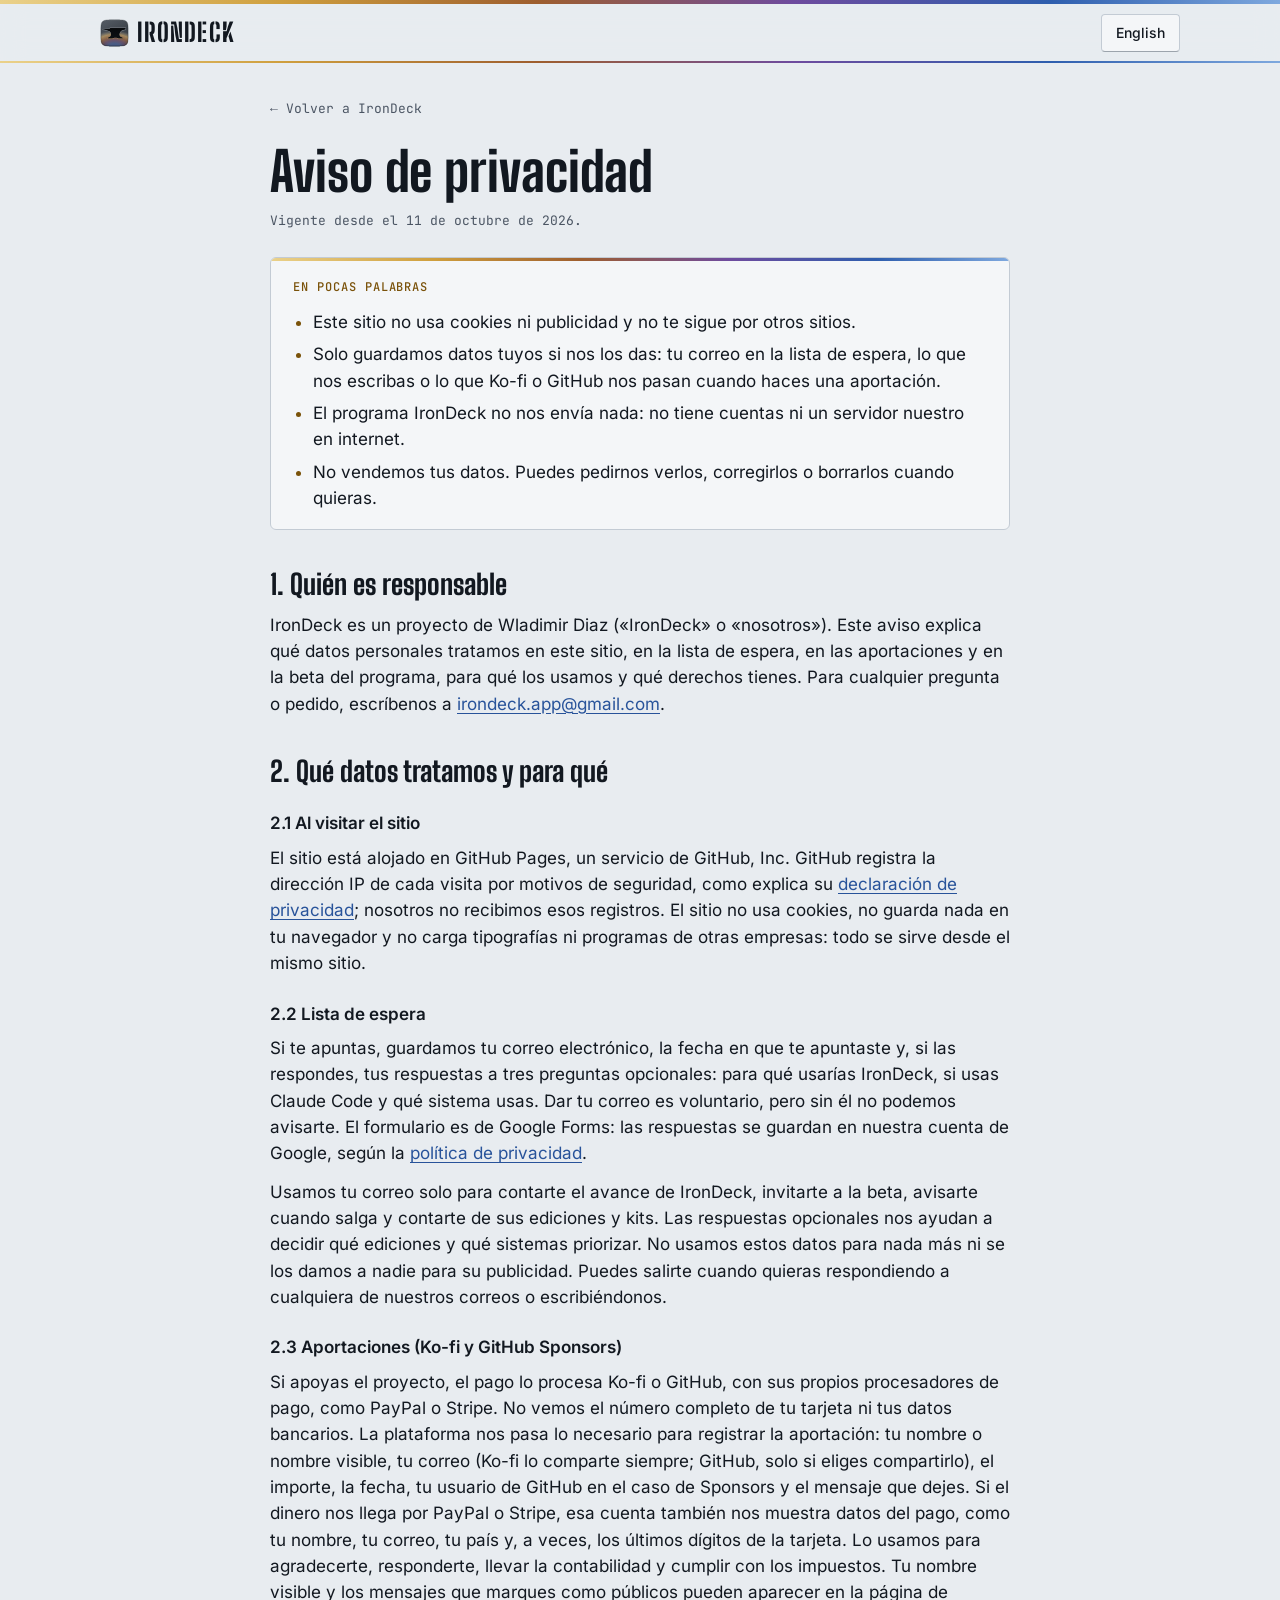
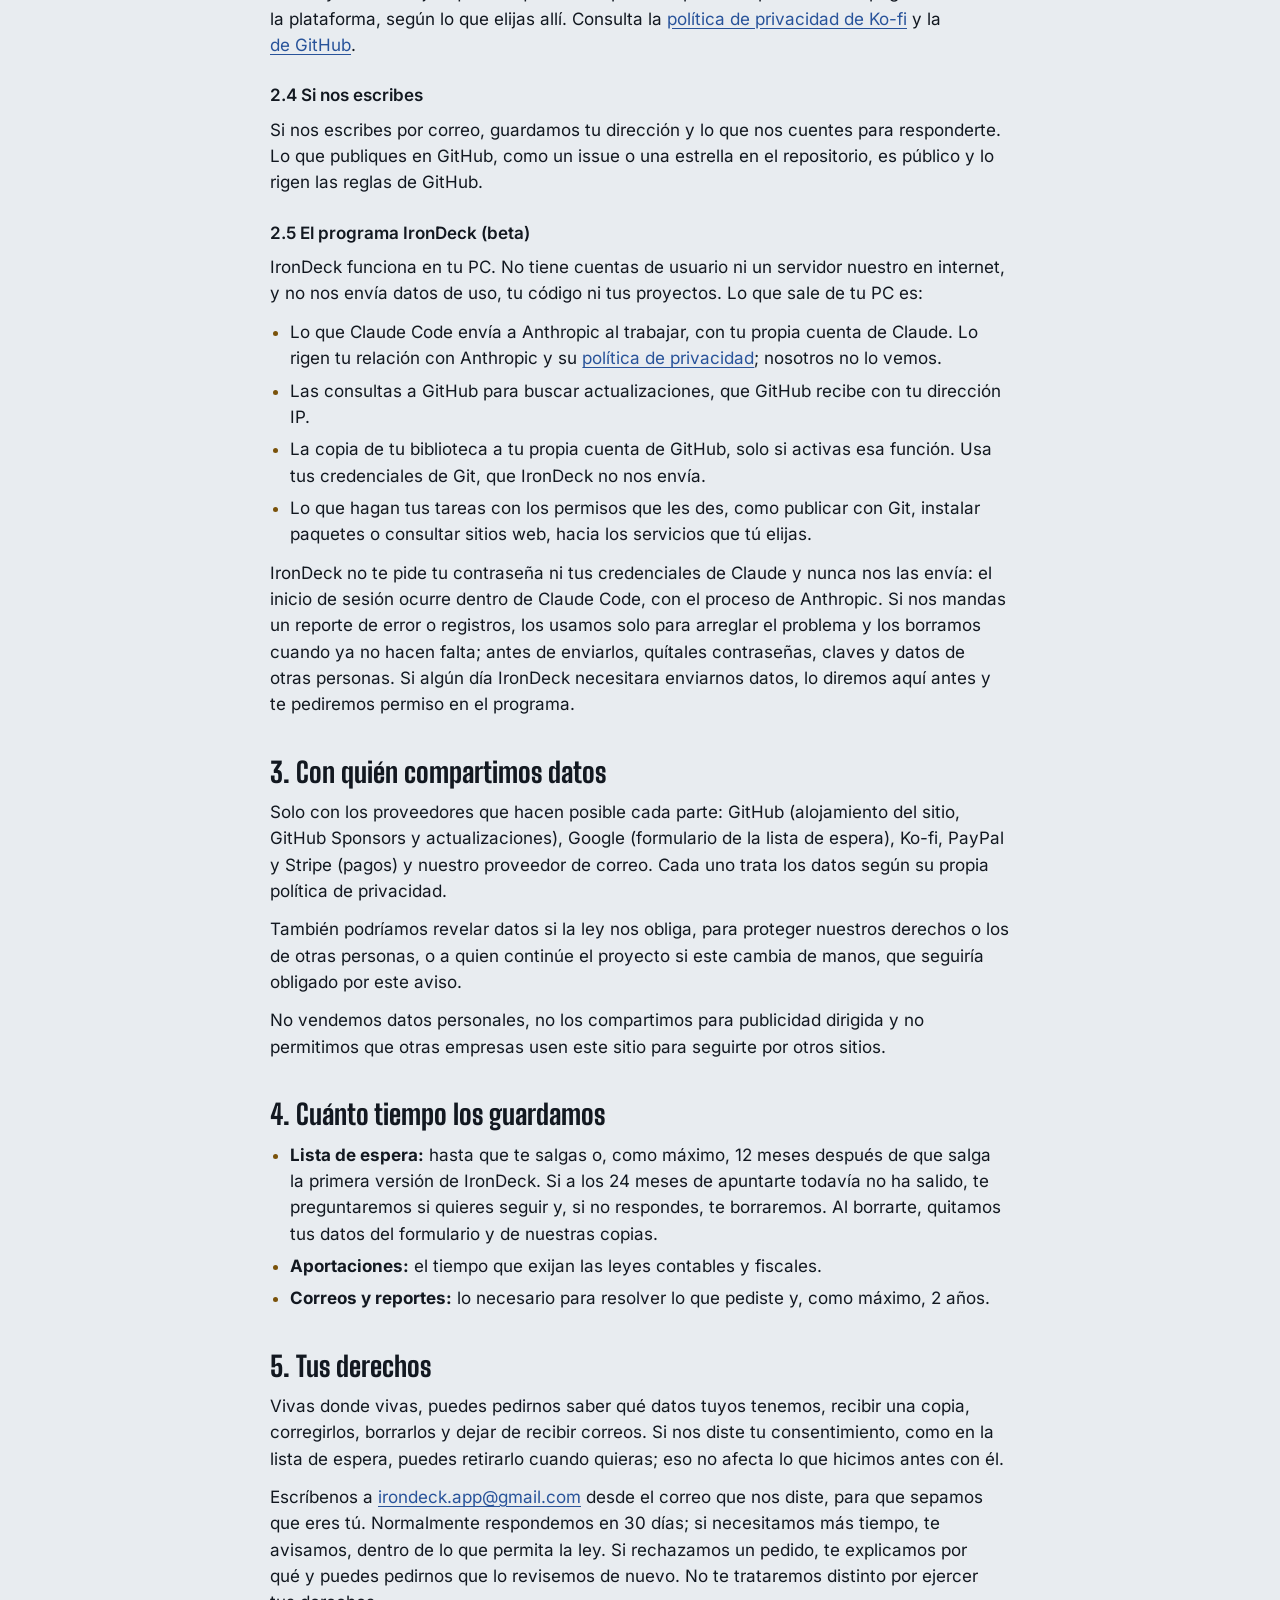
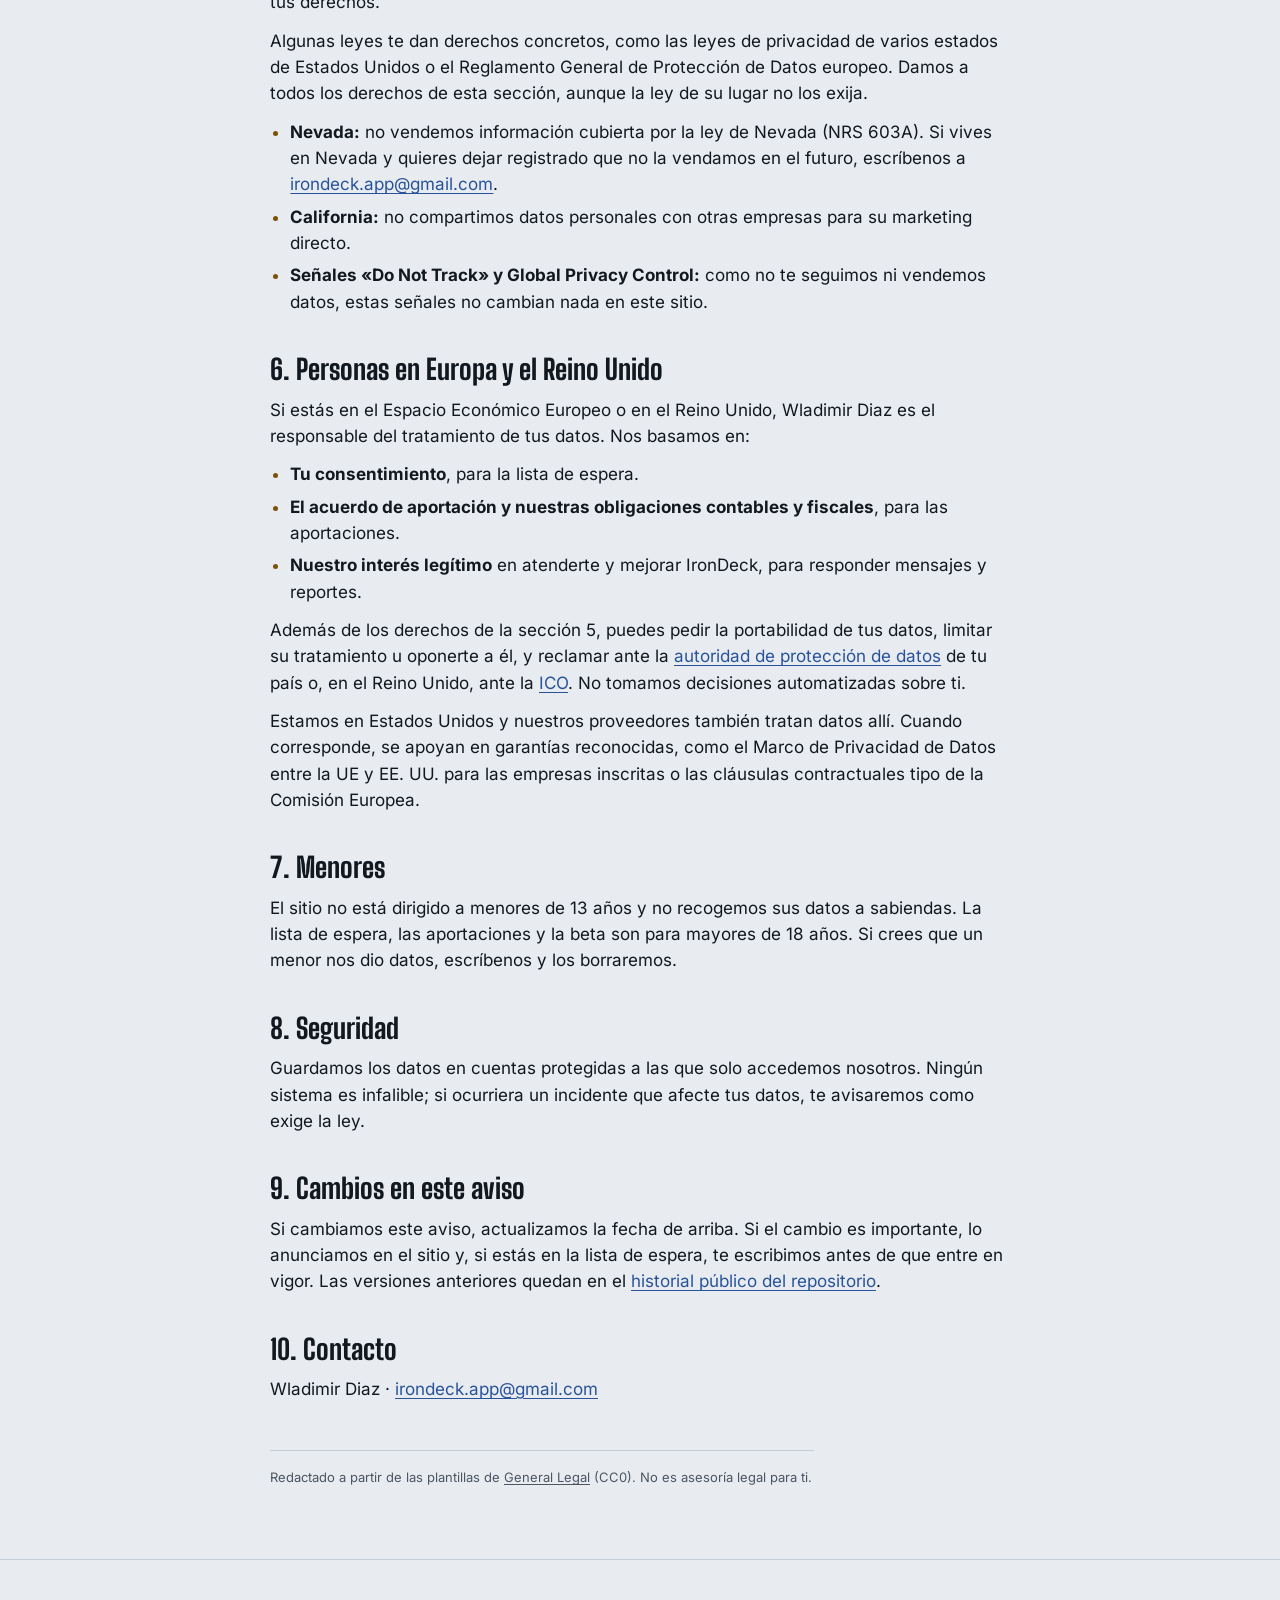
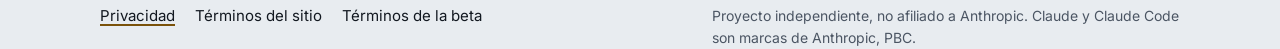
<file: privacidad.html>
<!doctype html>
<html lang="es">
<head>
<meta charset="utf-8">
<meta name="viewport" content="width=device-width, initial-scale=1, viewport-fit=cover">
<title>Aviso de privacidad | IronDeck</title>
<meta name="description" content="Qué datos trata IronDeck en su sitio, su lista de espera, las aportaciones y la beta, y qué derechos tienes.">
<link rel="canonical" href="https://dwladimirl.github.io/irondeck/privacidad.html">
<link rel="alternate" hreflang="es" href="https://dwladimirl.github.io/irondeck/privacidad.html">
<link rel="alternate" hreflang="en" href="https://dwladimirl.github.io/irondeck/en/privacy.html">
<link rel="alternate" hreflang="x-default" href="https://dwladimirl.github.io/irondeck/en/privacy.html">
<meta name="theme-color" content="#151b23">
<link rel="icon" href="favicon.ico" sizes="32x32">
<link rel="icon" href="marca/irondeck-icono-simple.svg" type="image/svg+xml">
<link rel="apple-touch-icon" href="apple-touch-icon.png">
<link rel="preload" href="fuentes/inter-latin-wght-normal.woff2" as="font" type="font/woff2" crossorigin>
<style>
@font-face{font-family:"Inter";font-style:normal;font-weight:400 700;font-display:swap;src:url("fuentes/inter-latin-wght-normal.woff2") format("woff2")}
@font-face{font-family:"Big Shoulders Display";font-style:normal;font-weight:700;font-display:swap;src:url("fuentes/big-shoulders-display-latin-700-normal.woff2") format("woff2")}
@font-face{font-family:"Big Shoulders Display";font-style:normal;font-weight:800;font-display:swap;src:url("fuentes/big-shoulders-display-latin-800-normal.woff2") format("woff2")}
@font-face{font-family:"Big Shoulders Stencil Display";font-style:normal;font-weight:800;font-display:swap;src:url("fuentes/big-shoulders-stencil-display-latin-800-normal.woff2") format("woff2")}
@font-face{font-family:"JetBrains Mono";font-style:normal;font-weight:400 600;font-display:swap;src:url("fuentes/jetbrains-mono-latin-wght-normal.woff2") format("woff2")}
/* Layout: a control deck. An instrument header, a hero split between the promise and a sample deck panel, a spec strip, then sections that alternate paper and raised paper on a 1120px frame. The temper colors (straw to blue, the colors steel takes as it is tempered) are the one signature: top edge, the underline of the hero's last line, the deck's top rule, the reading thread and the progress bar. */
:root {
  --bg: #e8ecf0;
  --bg-raised: #f4f6f8;
  --ink: #121820;
  --ink-2: #4b5563;
  --line: #c3cbd4;
  --accent: #28539a;
  --accent-ink: #f7f9fc;
  --straw: #7a520a;
  --done: #28539a;

  --deck-bg: #151b23;
  --deck-raised: #1e2630;
  --deck-line: #2f3a47;
  --deck-ink: #dce3eb;
  --deck-muted: #8e9aa9;
  --deck-straw: #e4c06a;
  --deck-blue: #8bafe8;
  --deck-ok: #86c9a6;
  --sombra: #0b1424;
  --brillo: rgba(40, 83, 154, 0.07);

  --t1: #ead18a; --t2: #cf9f3e; --t3: #9e5e2e; --t4: #6e4b9e; --t5: #2e5eae; --t6: #7ea8de;
  --temper: linear-gradient(90deg, var(--t1), var(--t2) 22%, var(--t3) 42%, var(--t4) 62%, var(--t5) 82%, var(--t6));

  --f-display: "Big Shoulders Display", "Arial Narrow", "Helvetica Neue", Arial, sans-serif;
  --f-stencil: "Big Shoulders Stencil Display", "Big Shoulders Display", "Arial Narrow", Arial, sans-serif;
  --f-body: "Inter", "Helvetica Neue", Arial, sans-serif;
  --f-mono: "JetBrains Mono", ui-monospace, "Cascadia Mono", Consolas, monospace;

  --dur-fast: 0.18s;
  --ease: cubic-bezier(0.22, 1, 0.36, 1);

  --frame: 1120px;
  --r: 6px;
  --r-chapa: 10px;
  --aire-seccion: 128px 120px;
  --aire-seccion-tel: 104px 96px;
  color-scheme: light;
}
@media (prefers-color-scheme: dark) {
  :root:not([data-theme="light"]) {
    --sombra: #000; --brillo: rgba(255, 255, 255, 0.06);
    --bg: #0f1318; --bg-raised: #161b22; --ink: #e4e9ef; --ink-2: #9ba6b4; --line: #29313b;
    --accent: #86abe6; --accent-ink: #0d1219; --straw: #e2bd63; --done: #86abe6;
    --deck-bg: #1a212a; --deck-raised: #222a35; --deck-line: #35414f;
    color-scheme: dark;
  }
}
:root[data-theme="dark"] {
  --sombra: #000; --brillo: rgba(255, 255, 255, 0.06);
  --bg: #0f1318; --bg-raised: #161b22; --ink: #e4e9ef; --ink-2: #9ba6b4; --line: #29313b;
  --accent: #86abe6; --accent-ink: #0d1219; --straw: #e2bd63; --done: #86abe6;
  --deck-bg: #1a212a; --deck-raised: #222a35; --deck-line: #35414f;
  color-scheme: dark;
}

*, *::before, *::after { box-sizing: border-box; }
html { -webkit-text-size-adjust: 100%; scroll-behavior: smooth; scroll-padding-top: 72px; }
@media (prefers-reduced-motion: reduce) { html { scroll-behavior: auto; } }
body {
  margin: 0;
  background: var(--bg);
  color: var(--ink);
  font-family: var(--f-body);
  font-size: 1.0625rem;
  line-height: 1.55;
}
img { max-width: 100%; height: auto; }
[hidden] { display: none !important; }

a { color: var(--accent); text-underline-offset: 0.18em; }
a:hover { text-decoration-thickness: 2px; }
:focus-visible { outline: 2px solid var(--accent); outline-offset: 3px; border-radius: 2px; }
.deck :focus-visible, .final :focus-visible { outline-color: var(--deck-blue); }

h1, h2, h3, h4 { text-wrap: balance; margin: 0; }
p { margin: 0; text-wrap: wrap; }
@media (min-width: 761px) { p { text-wrap: pretty; } }
ul, ol, dl, dd { margin: 0; padding: 0; list-style: none; }
code { font-family: var(--f-mono); font-size: 0.9em; white-space: nowrap; }
.nw { white-space: nowrap; }

.frame { max-width: var(--frame); margin-inline: auto; padding-inline: 20px; }

.skip { position: absolute; left: -999px; top: 0; background: var(--accent); color: var(--accent-ink); padding: 8px 12px; z-index: 10; }
.skip:focus { left: 12px; top: 12px; }

.temper-edge { height: 4px; background: var(--temper); }

.section-head .label::before { content: ""; display: inline-block; width: 22px; height: 2px; margin-inline-end: 0.9em; vertical-align: middle; background: var(--straw); }
.label .dato { color: var(--ink-2); }
.label .dato::before { content: "·"; margin-inline: 0.7em; color: var(--straw); }
.section-head .label { color: var(--ink); }
.label {
  font-family: var(--f-mono);
  font-size: 0.75rem;
  font-weight: 500;
  letter-spacing: 0.08em;
  text-transform: uppercase;
  color: var(--ink-2);
}

/* Header */
.top {
  position: sticky;
  top: env(safe-area-inset-top, 0px);
  z-index: 5;
  background: color-mix(in srgb, var(--bg) 84%, transparent);
  -webkit-backdrop-filter: blur(12px) saturate(1.3);
  backdrop-filter: blur(12px) saturate(1.3);
  border-bottom: 1px solid var(--line);
}
.top-inner { display: flex; align-items: center; gap: 22px; padding-block: 10px; }
.mark {
  display: inline-flex;
  align-items: center;
  gap: 0.34em;
  font-family: var(--f-stencil);
  font-weight: 800;
  font-size: 1.6rem;
  letter-spacing: 0.04em;
  line-height: 1;
  color: var(--ink);
  text-decoration: none;
}
.mark-icono { width: 1.12em; height: 1.12em; flex: none; }
.nav { display: flex; gap: 20px; margin-inline-start: auto; }
.nav a { color: var(--ink-2); text-decoration: none; font-size: 0.9375rem; }
.nav a:hover { color: var(--ink); }
.lang-link {
  display: inline-flex;
  align-items: center;
  min-height: 38px;
  font-family: var(--f-body);
  font-weight: 500;
  font-size: 0.875rem;
  color: var(--ink);
  text-decoration: none;
  background: var(--bg-raised);
  border: 1px solid var(--line);
  border-block-end-color: color-mix(in srgb, var(--ink) 22%, var(--line));
  border-radius: 4px;
  padding: 0 14px;
}
.lang-link:hover { background: color-mix(in srgb, var(--ink) 5%, var(--bg-raised)); }
.top .btn { min-height: 38px; padding: 0 16px; font-size: 0.875rem; }
/* The sections live in the compass and the links in the menu, at every width: the bar no longer carries the section links */
.nav { display: none; }
.lang-link { margin-inline-start: auto; }
@media (max-width: 400px) {
  .top-inner { gap: 10px; }
  .mark { font-size: 1.35rem; }
  .top .btn { padding: 0 12px; font-size: 0.8125rem; }
}

/* Buttons */
/* Buttons follow the standard Windows control shape: 4px corners, a quiet fill, a slightly darker bottom edge,
   medium-weight label. Pressing one flattens it instead of bouncing. */
.btn {
  position: relative;
  display: inline-flex;
  align-items: center;
  justify-content: center;
  gap: 10px;
  min-height: 40px;
  padding: 0 18px;
  border-radius: 4px;
  border: 1px solid var(--line);
  border-block-end-color: color-mix(in srgb, var(--ink) 22%, var(--line));
  background: var(--bg-raised);
  color: var(--ink);
  font-weight: 500;
  font-size: 0.9375rem;
  line-height: 1.2;
  letter-spacing: 0.002em;
  text-decoration: none;
  cursor: pointer;
  box-shadow: 0 1px 1px color-mix(in srgb, var(--sombra) 6%, transparent);
}
.btn:hover { text-decoration: none; background: color-mix(in srgb, var(--ink) 5%, var(--bg-raised)); }
.btn:active { background: var(--bg); color: var(--ink-2); box-shadow: none; }
.btn-lg { min-height: 46px; padding: 0 24px; font-size: 1rem; }
.btn-primary {
  background: var(--accent);
  border-color: color-mix(in srgb, var(--accent) 82%, #000);
  border-block-end-color: color-mix(in srgb, var(--accent) 60%, #000);
  color: var(--accent-ink);
  font-weight: 600;
  box-shadow: inset 0 1px 0 rgba(255, 255, 255, 0.14), 0 1px 2px color-mix(in srgb, var(--sombra) 14%, transparent);
}
.btn-primary:hover { background: color-mix(in srgb, var(--accent) 90%, #fff); }
.btn-primary:active { background: color-mix(in srgb, var(--accent) 88%, #000); color: var(--accent-ink); }
.soon {
  font-family: var(--f-mono);
  font-size: 0.75rem;
  font-weight: 500;
  letter-spacing: 0.08em;
  text-transform: uppercase;
  color: var(--ink-2);
  border: 1px dashed var(--line);
  border-radius: var(--r);
  padding: 10px 14px;
}

/* Hero */
.hero { padding-block: 56px 64px; }
.hero-grid { display: grid; grid-template-columns: minmax(0, 1.08fr) minmax(0, 0.92fr); gap: 56px; align-items: center; }
.hero h1 {
  font-family: var(--f-display);
  font-weight: 800;
  font-size: clamp(2.75rem, 3.4vw + 1.2rem, 4.25rem);
  line-height: 0.95;
  letter-spacing: 0.002em;
  margin-block: 0 22px;
}
/* The keyword line sits inside the H1, styled as the small mono kicker above the promise */
.h1-kicker {
  display: block;
  margin-block-end: 20px;
  font-family: var(--f-mono);
  font-size: 0.75rem;
  font-weight: 500;
  line-height: 1.4;
  letter-spacing: 0.08em;
  text-transform: uppercase;
  color: var(--ink-2);
}
.cta-nota { margin-block-start: 12px; font-size: 0.875rem; color: var(--ink-2); }
.cta-nota a { color: inherit; }
.sr-only { position: absolute; width: 1px; height: 1px; padding: 0; margin: -1px; overflow: hidden; clip: rect(0 0 0 0); white-space: nowrap; border: 0; }
.h1-end {
  display: table;
  margin-block-start: 0.08em;
  padding-block-end: 0.1em;
  background-image: var(--temper);
  background-repeat: no-repeat;
  background-size: 100% 0.09em;
  background-position: 0 100%;
}
.lede { font-size: 1.1875rem; line-height: 1.45; color: var(--ink-2); max-width: 44ch; }
.ctas { display: flex; flex-wrap: wrap; align-items: center; gap: 12px; margin-block-start: 30px; }
.proof {
  display: flex;
  flex-wrap: wrap;
  gap: 6px 18px;
  margin-block-start: 22px;
  font-family: var(--f-mono);
  font-size: 0.8125rem;
  color: var(--ink-2);
}
.proof li { display: inline-flex; align-items: start; gap: 8px; }
.proof li::before { content: ""; flex: none; width: 6px; height: 6px; margin-block-start: 0.5em; border-radius: 1px; background: var(--straw); }
.proof a { color: inherit; text-decoration-color: var(--line); }
.proof a:hover { color: var(--ink); text-decoration-color: currentColor; }
@media (max-width: 880px) {
  .hero { padding-block: 32px 48px; }
  .hero-grid { grid-template-columns: minmax(0, 1fr); gap: 40px; }
}
@media (max-width: 600px) {
  .hero { padding-block: 24px 40px; }
  .hero-grid { gap: 32px; }
  .hero h1 { font-size: 2.375rem; line-height: 1; margin-block: 0 16px; }
  .h1-kicker { margin-block-end: 14px; font-size: 0.6875rem; }
  .lede { font-size: 1.0625rem; line-height: 1.5; max-width: none; }
  .ctas { gap: 10px; margin-block-start: 24px; }
  .ctas .btn { flex: 1 1 100%; justify-content: center; }
  .ctas .btn-lg { padding: 0 18px; font-size: 1rem; }
  .ctas .btn-lg:not(.btn-primary) { border-color: var(--line); font-weight: 500; }
  .proof { gap: 6px; margin-block-start: 18px; font-size: 0.75rem; }
  .proof li { width: 100%; }
  .proof li:nth-child(3) { display: none; }
}

/* Deck panel (sample) */
.deck { margin: 0; min-width: 0; }
.deck-shell {
  background: var(--deck-bg);
  color: var(--deck-ink);
  border: 1px solid var(--deck-line);
  border-radius: 10px;
  overflow: hidden;
  box-shadow: 0 1px 0 rgba(255,255,255,0.04) inset, 0 24px 48px -28px rgba(10, 16, 24, 0.55);
  font-size: 0.875rem;
}
.deck-shell::before { content: ""; display: block; height: 3px; background: var(--temper); }
.deck-bar {
  display: flex; align-items: center; gap: 10px;
  padding: 10px 14px;
  border-bottom: 1px solid var(--deck-line);
  font-family: var(--f-mono);
  font-size: 0.75rem;
  color: var(--deck-muted);
}
.deck-bar b { font-family: var(--f-stencil); font-weight: 800; font-size: 1rem; letter-spacing: 0.05em; color: var(--deck-ink); }
.deck-bar b { display: inline-flex; align-items: center; gap: 7px; }
.deck-bar b img { width: 18px; height: 18px; }
.deck-bar .proj { margin-inline-start: auto; }
.deck-body { display: grid; gap: 14px; padding: 16px; }
.deck-label { font-family: var(--f-mono); font-size: 0.6875rem; letter-spacing: 0.08em; text-transform: uppercase; color: var(--deck-muted); margin-block-end: 8px; }
.steps { display: grid; gap: 6px; }
.step {
  display: grid;
  grid-template-columns: 14px minmax(0, 1fr) auto;
  gap: 10px;
  align-items: center;
  padding: 8px 10px;
  background: var(--deck-raised);
  border-radius: 4px;
}
.step .dot { width: 8px; height: 8px; border-radius: 50%; background: var(--deck-line); justify-self: center; }
.step[data-s="ok"] .dot { background: var(--deck-ok); }
.step[data-s="run"] .dot { background: var(--deck-straw); box-shadow: 0 0 0 4px rgba(228, 192, 106, 0.16); }
.step .name { min-width: 0; }
.step .meta { display: block; font-family: var(--f-mono); font-size: 0.6875rem; color: var(--deck-muted); }
.step .state { font-family: var(--f-mono); font-size: 0.6875rem; color: var(--deck-muted); white-space: nowrap; }
.step[data-s="run"] .state { color: var(--deck-straw); }
.step[data-s="ok"] .state { color: var(--deck-ok); }
.gauges { display: grid; grid-template-columns: repeat(3, minmax(0, 1fr)); gap: 8px; }
.gauge { background: var(--deck-raised); border-radius: 4px; padding: 10px; min-width: 0; }
.gauge p { font-family: var(--f-mono); font-size: 0.625rem; letter-spacing: 0.06em; text-transform: uppercase; color: var(--deck-muted); }
.gauge strong { display: block; font-family: var(--f-display); font-weight: 700; font-size: 1.5rem; line-height: 1.1; margin-block: 2px 6px; font-variant-numeric: tabular-nums; }
.bar { height: 4px; background: var(--deck-line); border-radius: 2px; overflow: hidden; }
.bar i { display: block; height: 100%; background: var(--deck-blue); }
.bar i.warm { background: var(--deck-straw); }
.tray { display: grid; gap: 6px; }
.ask { background: var(--deck-raised); border-radius: 4px; padding: 10px; display: grid; gap: 8px; border-left: 2px solid var(--deck-straw); }
.ask-actions { display: flex; flex-wrap: wrap; gap: 6px; }
.chip { font-family: var(--f-mono); font-size: 0.6875rem; padding: 3px 8px; border-radius: 3px; border: 1px solid var(--deck-line); color: var(--deck-ink); }
.chip.go { background: var(--deck-blue); border-color: var(--deck-blue); color: var(--deck-bg); }
.guard { display: flex; align-items: center; gap: 8px; font-family: var(--f-mono); font-size: 0.6875rem; color: var(--deck-ok); }
.guard::before { content: ""; width: 6px; height: 6px; border-radius: 50%; background: var(--deck-ok); }
.deck figcaption { margin-block-start: 10px; font-family: var(--f-mono); font-size: 0.75rem; color: var(--ink-2); }
@media (max-width: 600px) {
  .deck-body { padding: 14px; gap: 12px; }
  .tray .ask + .ask { display: none; }
}
@media (max-width: 420px) {
  .gauges { grid-template-columns: minmax(0, 1fr) minmax(0, 1fr); }
  .gauges .gauge:first-child { grid-column: 1 / -1; }
}

/* Spec strip */
.strip { background: var(--bg-raised); border-block: 1px solid var(--line); }
.strip-grid { display: grid; grid-template-columns: repeat(4, minmax(0, 1fr)); }
.strip-grid > div { padding: 18px 20px; border-inline-start: 1px solid var(--line); min-width: 0; }
.strip-grid > div:first-child { border-inline-start: 0; padding-inline-start: 0; }
.strip dt { font-family: var(--f-mono); font-size: 0.6875rem; font-weight: 500; letter-spacing: 0.08em; text-transform: uppercase; color: var(--straw); margin-block-end: 4px; }
.strip dd { font-size: 0.9375rem; line-height: 1.45; }
@media (max-width: 860px) {
  .strip-grid { grid-template-columns: repeat(2, minmax(0, 1fr)); }
  .strip-grid > div { padding: 14px 16px; }
  .strip-grid > div:nth-child(odd) { border-inline-start: 0; padding-inline-start: 0; }
  .strip-grid > div:nth-child(n+3) { border-top: 1px solid var(--line); }
}
@media (max-width: 460px) {
  .strip-grid > div { padding: 12px 0 12px 14px; }
  .strip-grid > div:nth-child(odd) { padding-inline-start: 0; }
  .strip dd { font-size: 0.875rem; }
}

/* Sections */
.section { --surface: var(--bg); padding-block: var(--aire-seccion); }
.section.alt { --surface: var(--bg-raised); background: var(--bg-raised); }
.section:not(.alt) + .section:not(.alt) { border-top: 1px solid var(--line); }
.section-head { display: grid; gap: 12px; margin-block-end: 36px; }
.section h2 {
  font-family: var(--f-display);
  font-weight: 800;
  font-size: clamp(2.375rem, 3.2vw + 1.2rem, 3.75rem);
  line-height: 0.95;
  letter-spacing: -0.005em;
}
.section-head p { color: var(--ink-2); max-width: 62ch; }
@media (max-width: 600px) { .section { padding-block: 56px; } }

/* Problem */
.pains { display: grid; grid-template-columns: minmax(0, 1.3fr) minmax(0, 1fr); gap: 28px 40px; }
.pains li { border-top: 2px solid var(--ink); padding-block-start: 14px; }
.pains li:first-child { grid-row: span 2; }
.pains li:first-child h3 { font-family: var(--f-display); font-weight: 800; font-size: 2rem; line-height: 1; margin-block-end: 12px; }
.pains li:first-child p { font-size: 1.1875rem; max-width: 34ch; }
.pains h3 { font-size: 1.125rem; font-weight: 600; margin-block-end: 6px; }
.pains p { color: var(--ink-2); }
.answer { margin-block-start: 44px; font-family: var(--f-display); font-weight: 800; font-size: clamp(1.75rem, 1.6vw + 1.1rem, 2.375rem); line-height: 1.05; }
@media (max-width: 820px) {
  .pains { grid-template-columns: minmax(0, 1fr); gap: 22px; }
  .pains li:first-child { grid-row: auto; }
}

/* How it works */
.how { display: grid; grid-template-columns: minmax(0, 0.9fr) minmax(0, 1.1fr); gap: 56px; }
.how-intro p + p { margin-block-start: 14px; }
.how-intro > p { max-width: 46ch; }
@media (min-width: 821px) { .how-intro { position: sticky; top: 96px; align-self: start; } }
.process { counter-reset: s; display: grid; }
.process li {
  counter-increment: s;
  display: grid;
  grid-template-columns: 44px minmax(0, 1fr);
  gap: 16px;
  padding-block: 18px;
  border-top: 1px solid var(--line);
}
.process li:last-child { border-bottom: 1px solid var(--line); }
.process li { position: relative; }
.process li::before {
  content: counter(s, decimal-leading-zero);
  display: grid;
  place-items: center;
  width: 34px;
  height: 34px;
  border: 1px solid var(--line);
  border-radius: 50%;
  background: var(--surface);
  font-family: var(--f-mono);
  font-weight: 500;
  font-size: 0.8125rem;
  color: var(--straw);
  position: relative;
  z-index: 1;
}
.process li:not(:last-child)::after {
  content: "";
  position: absolute;
  left: 17px;
  top: 52px;
  bottom: -18px;
  width: 1px;
  background: linear-gradient(var(--straw), var(--line));
  opacity: 0.6;
}
.process h3 { font-size: 1.125rem; font-weight: 600; margin-block-end: 4px; }
.process p { color: var(--ink-2); }
@media (max-width: 820px) { .how { grid-template-columns: minmax(0, 1fr); gap: 28px; } }
@media (max-width: 600px) { .process li { grid-template-columns: 34px minmax(0, 1fr); gap: 12px; } }

/* Features: three pillars as rows */
.pillars { display: grid; }
.pillar {
  display: grid;
  grid-template-columns: minmax(0, 0.7fr) minmax(0, 2fr);
  gap: 20px 40px;
  padding-block: 28px;
  border-top: 2px solid var(--ink);
}
.pillar > h3 { font-family: var(--f-display); font-weight: 800; font-size: 1.875rem; line-height: 1; }
.feats { display: grid; grid-template-columns: repeat(2, minmax(0, 1fr)); gap: 22px 36px; }
.feat h4 { margin-block-end: 4px; font-size: 1.125rem; font-weight: 600; }
.feat p { color: var(--ink-2); font-size: 0.9375rem; }
.extra { margin-block-start: 8px; padding-block-start: 22px; border-top: 1px solid var(--line); color: var(--ink-2); }
@media (max-width: 900px) { .pillar { grid-template-columns: minmax(0, 1fr); } }
@media (max-width: 560px) { .feats { grid-template-columns: minmax(0, 1fr); } }

/* What sets it apart: the answer to the three pains, four cards with a line icon */
.diffs { display: grid; grid-template-columns: repeat(4, minmax(0, 1fr)); gap: 16px; margin-block-start: 28px; }
.diff {
  position: relative;
  min-width: 0;
  padding: 20px 18px 18px;
  background: var(--bg-raised);
  border: 1px solid var(--line);
  border-radius: var(--r);
  overflow: hidden;
}
.diff-key::before { content: ""; position: absolute; inset: 0 0 auto 0; height: 3px; background: var(--temper); }
.diff-ico { display: inline-grid; place-items: center; width: 40px; height: 40px; margin-block-end: 14px; border: 1px solid var(--line); border-radius: var(--r); color: var(--straw); }
.diff-ico svg { width: 22px; height: 22px; fill: none; stroke: currentColor; stroke-width: 1.6; stroke-linecap: round; stroke-linejoin: round; }
.diff h3 { font-size: 1.125rem; font-weight: 600; margin-block-end: 6px; }
.diff p { color: var(--ink-2); font-size: 0.9375rem; }
@media (min-width: 561px) {
  .diffs { grid-template-rows: auto auto 1fr; row-gap: 0; }
  .diff { display: grid; grid-row: span 3; grid-template-rows: subgrid; row-gap: 0; align-content: start; }
}
@media (max-width: 960px) { .diffs { grid-template-columns: repeat(2, minmax(0, 1fr)); row-gap: 16px; } }
@media (max-width: 560px) {
  .diffs { grid-template-columns: minmax(0, 1fr); gap: 10px; }
  .diff { display: grid; grid-template-columns: 40px minmax(0, 1fr); gap: 2px 14px; padding: 16px; }
  .diff-ico { grid-row: span 2; margin: 0; }
}

/* Folded blocks: the spec sheet, earlier updates and FAQ answers open on demand */
.plegable { margin-block-start: 8px; }
.plegable > summary,
.faq summary {
  display: flex;
  align-items: center;
  justify-content: space-between;
  gap: 16px;
  cursor: pointer;
  list-style: none;
}
.plegable > summary::-webkit-details-marker,
.faq summary::-webkit-details-marker { display: none; }
.plegable > summary {
  min-height: 50px;
  padding: 0 18px;
  border: 1px solid var(--line);
  border-block-end-color: color-mix(in srgb, var(--ink) 18%, var(--line));
  border-radius: 4px;
  background: color-mix(in srgb, var(--ink) 3%, var(--surface));
  font-weight: 500;
  transition: background-color 0.2s var(--ease);
}
.plegable > summary:hover { background: color-mix(in srgb, var(--ink) 6%, var(--surface)); }
.plegable > summary::after,
.faq summary::after {
  content: "";
  flex: none;
  width: 10px;
  height: 10px;
  margin-inline-end: 4px;
  border-right: 2px solid var(--straw);
  border-bottom: 2px solid var(--straw);
  transform: translateY(-3px) rotate(45deg);
}
.plegable[open] > summary { margin-block-end: 24px; }
.plegable[open] > summary::after,
.faq details[open] summary::after { transform: translateY(2px) rotate(-135deg); }
.news-mas { margin-block-start: 20px; }
.news-mas[open] > summary { margin-block-end: 0; }
.news-mas .news li:first-child { border-top: 0; }

/* Technical details */
.spec-groups { display: grid; grid-template-columns: repeat(3, minmax(0, 1fr)); gap: 32px 40px; align-items: start; }
.spec-group { min-width: 0; }
.spec-title {
  font-family: var(--f-mono);
  font-size: 0.75rem;
  font-weight: 500;
  letter-spacing: 0.08em;
  text-transform: uppercase;
  padding-block-end: 10px;
  border-bottom: 2px solid var(--ink);
  margin-block-end: 4px;
}
.spec { padding-block: 12px; min-width: 0; }
.spec dt { font-family: var(--f-mono); font-size: 0.8125rem; font-weight: 500; color: var(--straw); margin-block-end: 2px; }
.spec dd { color: var(--ink-2); font-size: 0.9375rem; overflow-wrap: anywhere; }
.spec dd code { color: var(--ink); }
.not-yet {
  margin-block-start: 28px;
  padding: 14px 18px;
  border-left: 3px solid var(--t3);
  background: var(--bg);
  color: var(--ink-2);
}
.not-yet strong { color: var(--ink); font-weight: 600; }
@media (max-width: 900px) { .spec-groups { grid-template-columns: minmax(0, 1fr); } }

/* Progress */
.stats { display: grid; grid-template-columns: repeat(4, minmax(0, 1fr)); gap: 24px; margin-block-end: 40px; }
.stat { border-top: 1px solid var(--ink); padding-block-start: 12px; min-width: 0; }
.stat strong { display: block; font-family: var(--f-display); font-weight: 800; font-size: clamp(2.25rem, 2.4vw + 1rem, 3rem); line-height: 1; font-variant-numeric: tabular-nums; }
.stat > span { display: block; margin-block-start: 6px; color: var(--ink-2); font-size: 0.9375rem; }
@media (max-width: 820px) { .stats { grid-template-columns: repeat(2, minmax(0, 1fr)); } }

.meter { margin-block-end: 28px; }
.meter-track { position: relative; height: 12px; border-radius: 3px; background: var(--temper); overflow: hidden; }
.meter-rest { position: absolute; top: 0; bottom: 0; right: 0; background: var(--line); }
.meter-ticks { position: absolute; inset: 0; z-index: 2; display: grid; grid-template-columns: repeat(6, 1fr); }
.meter-ticks span { border-right: 2px solid var(--surface); }
.meter-ticks span:last-child { border-right: 0; }
.meter-scale { display: grid; grid-template-columns: repeat(6, 1fr); margin-block-start: 8px; font-family: var(--f-mono); font-size: 0.75rem; color: var(--ink-2); }

.phases { display: grid; }
.phase {
  display: grid;
  grid-template-columns: 56px minmax(0, 1fr) 132px;
  gap: 16px;
  align-items: baseline;
  padding-block: 16px;
  border-top: 1px solid var(--line);
}
.phase:last-child { border-bottom: 1px solid var(--line); }
.phase .num { font-family: var(--f-mono); font-size: 0.875rem; color: var(--ink-2); }
.phase h3 { font-size: 1.125rem; font-weight: 600; }
.phase p { color: var(--ink-2); font-size: 0.9375rem; margin-block-start: 2px; max-width: 70ch; }
.pill {
  justify-self: end;
  font-family: var(--f-mono);
  font-size: 0.6875rem;
  font-weight: 500;
  letter-spacing: 0.08em;
  text-transform: uppercase;
  padding: 3px 8px;
  border-radius: 3px;
  border: 1px solid var(--line);
  color: var(--ink-2);
  white-space: nowrap;
}
.pill[data-st="done"] { border-color: var(--done); color: var(--done); }
.pill[data-st="doing"] { border-color: var(--straw); color: var(--straw); background: color-mix(in srgb, var(--straw) 10%, transparent); }
.pill[data-st="later"] { border-style: dashed; }
@media (max-width: 640px) {
  .phase { grid-template-columns: 40px minmax(0, 1fr); row-gap: 10px; }
  .phase .pill { grid-column: 2; justify-self: start; margin-block-start: 0; }
}

/* Updates */
.news { display: grid; }
.news li {
  display: grid;
  grid-template-columns: 150px minmax(0, 1fr);
  gap: 20px;
  padding-block: 20px;
  border-top: 1px solid var(--line);
}
.news li:last-child { border-bottom: 1px solid var(--line); }
.news time { font-family: var(--f-mono); font-size: 0.8125rem; color: var(--ink-2); padding-block-start: 3px; }
.news h3 { font-size: 1.125rem; font-weight: 600; margin-block-end: 6px; }
.news p { color: var(--ink-2); max-width: 66ch; }
@media (max-width: 600px) { .news li { grid-template-columns: minmax(0, 1fr); gap: 4px; } }

/* Editions */
.editions { display: grid; grid-template-columns: minmax(0, 1.4fr) minmax(0, 1fr) minmax(0, 1fr); gap: 20px; }
.edition-main { background: color-mix(in srgb, var(--accent) 5%, var(--bg-raised)); }
.edition {
  display: grid;
  grid-template-rows: auto auto 1fr;
  gap: 10px;
  padding: 22px;
  background: var(--bg-raised);
  border: 1px solid var(--line);
  border-radius: var(--r);
  min-width: 0;
}
.edition-main { border-top: 3px solid var(--accent); }
.edition-head { display: flex; flex-wrap: wrap; align-items: baseline; justify-content: space-between; gap: 8px; }
.edition h3 { font-family: var(--f-display); font-weight: 800; font-size: 1.75rem; line-height: 1; }
.edition-main h3 { font-size: 2.25rem; }
.edition .pill { justify-self: auto; }
.edition .for { font-weight: 500; }
.edition p:last-child { color: var(--ink-2); font-size: 0.9375rem; }
@media (max-width: 900px) { .editions { grid-template-columns: minmax(0, 1fr); gap: 16px; } }

/* About */
.about { display: grid; grid-template-columns: minmax(0, 1.2fr) minmax(0, 0.8fr); gap: 48px; align-items: start; }
.about { align-items: center; }
.about > div:first-child > p { max-width: 58ch; }
.about > div:first-child > p + p { margin-block-start: 14px; color: var(--ink-2); }
.perfil { display: grid; gap: 18px; padding: 24px; background: var(--bg); border: 1px solid var(--line); border-radius: 10px; position: relative; overflow: hidden; }
.perfil::before { content: ""; position: absolute; inset: 0 0 auto 0; height: 3px; background: var(--temper); }
.perfil-cabeza { display: flex; align-items: center; gap: 16px; }
.perfil-icono { width: 64px; height: 64px; flex: none; }
.perfil-nombre { font-family: var(--f-display); font-weight: 800; font-size: 1.75rem; line-height: 1; }
.perfil-alias { margin-block-start: 6px; font-family: var(--f-mono); font-size: 0.8125rem; color: var(--ink-2); }
.perfil-datos { display: grid; gap: 8px; padding-block: 16px; border-block: 1px solid var(--line); font-size: 0.9375rem; color: var(--ink-2); }
.perfil-datos strong { color: var(--ink); font-weight: 600; }
.perfil-datos a { overflow-wrap: anywhere; }
.perfil-enlaces { display: flex; flex-wrap: wrap; gap: 10px; }
@media (max-width: 1000px) { .about { grid-template-columns: minmax(0, 1fr); gap: 28px; } .perfil { max-width: 480px; } }

/* Follow and support */
.join {
  display: grid;
  grid-template-columns: minmax(0, 1fr) auto;
  gap: 16px 32px;
  align-items: center;
  padding: 28px;
  background: var(--bg);
  border: 1px solid var(--line);
  border-radius: var(--r);
}
.join h3 { font-family: var(--f-display); font-weight: 800; font-size: 1.875rem; line-height: 1; margin-block-end: 8px; }
.join p { color: var(--ink-2); max-width: 54ch; }
.support-intro { margin-block: 36px 18px; color: var(--ink-2); max-width: 66ch; }
.ways { display: grid; grid-template-columns: repeat(3, minmax(0, 1fr)); gap: 16px; }
.way {
  display: grid;
  grid-template-rows: auto auto 1fr auto;
  justify-items: start;
  gap: 8px;
  min-width: 0;
  padding: 22px 20px 20px;
  background: var(--bg);
  border: 1px solid var(--line);
  border-radius: var(--r);
}
.way .diff-ico { margin-block-end: 6px; }
.way-gratis { position: relative; overflow: hidden; }
.way-gratis::before { content: ""; position: absolute; inset: 0 0 auto 0; height: 3px; background: var(--temper); }
.way h3 { font-size: 1.125rem; font-weight: 600; }
.way p { color: var(--ink-2); font-size: 0.9375rem; }
.way .btn, .way .soon { margin-block-start: 8px; }
@media (max-width: 860px) { .ways { grid-template-columns: minmax(0, 1fr); } }
.also { margin-block-start: 22px; color: var(--ink-2); }
@media (max-width: 640px) {
  .join { grid-template-columns: minmax(0, 1fr); padding: 22px 20px; }
  .join p, .way p, .diff p, .perfil-datos, .edition p { max-width: none; }
  .join .btn { justify-content: center; }
}

/* FAQ: heading on the left (it stays in view), the accordion on the right */
.faq-layout { display: grid; grid-template-columns: minmax(0, 0.8fr) minmax(0, 1.4fr); gap: 56px; align-items: start; }
.faq-layout .section-head { margin-block-end: 0; }
@media (min-width: 901px) { .faq-layout .section-head { position: sticky; top: 96px; } }
@media (max-width: 900px) { .faq-layout { grid-template-columns: minmax(0, 1fr); gap: 0; } .faq-layout .section-head { margin-block-end: 36px; } }
.faq { display: grid; border-top: 1px solid var(--line); }
.faq details { border-bottom: 1px solid var(--line); }
.faq summary { padding-block: 18px; }
.faq summary:hover h3 { color: var(--accent); }
.faq h3 { font-size: 1.125rem; font-weight: 600; }
.faq p { color: var(--ink-2); padding-block-end: 20px; max-width: 68ch; }

/* Closing band */
.final { background: var(--deck-bg); color: var(--deck-ink); }
.final-inner { display: grid; grid-template-columns: minmax(0, 1fr) auto; gap: 20px 40px; align-items: center; padding-block: 64px; }
.final-copy { display: flex; align-items: center; gap: 26px; }
.final-icono { width: 96px; height: 96px; flex: none; }
.final h2 { font-family: var(--f-display); font-weight: 800; font-size: clamp(2.125rem, 2.6vw + 1.2rem, 3.125rem); line-height: 1; }
.final p { color: var(--deck-muted); margin-block-start: 10px; max-width: 52ch; }
.final .btn-primary { --accent: var(--deck-blue); background: var(--deck-blue); border-color: color-mix(in srgb, var(--deck-blue) 80%, #000); color: var(--deck-bg); }
.final .btn-primary:hover { background: color-mix(in srgb, var(--deck-blue) 88%, #fff); }
.final .btn:not(.btn-primary) { background: transparent; border-color: var(--deck-line); color: var(--deck-ink); }
.final .btn:not(.btn-primary):hover { background: var(--deck-raised); }
@media (max-width: 900px) {
  .final-inner { grid-template-columns: minmax(0, 1fr); padding-block: 52px; }
  /* the icon stays beside the title: on a phone the title takes two lines, the icon matches their height */
  .final-copy { align-items: flex-start; gap: 16px; }
  .final-icono { width: 68px; height: 68px; }
  .final h2 { font-size: clamp(1.875rem, 8.8vw, 2.5rem); line-height: 1; text-wrap: balance; padding-block-start: 2px; }
  .final .btn { justify-content: center; }
}

/* Footer */
.foot { border-top: 1px solid var(--line); padding-block: 40px 48px; }
.foot-inner { display: grid; grid-template-columns: minmax(0, 1.4fr) repeat(3, minmax(0, 0.6fr)); gap: 28px 32px; }
.foot .mark { font-size: 1.35rem; }
.foot-brand p { color: var(--ink-2); font-size: 0.875rem; max-width: 46ch; margin-block-start: 10px; }
.foot-col h2 { font-family: var(--f-mono); font-size: 0.75rem; font-weight: 500; letter-spacing: 0.08em; text-transform: uppercase; color: var(--ink-2); margin-block-end: 10px; }
.foot-col ul { display: grid; gap: 2px; font-size: 0.9375rem; }
.foot-col a { display: inline-block; padding-block: 4px; color: var(--ink); text-decoration: none; }
.foot-col a:hover { text-decoration: underline; }
@media (max-width: 760px) { .foot-inner { grid-template-columns: repeat(2, minmax(0, 1fr)); } .foot-brand { grid-column: 1 / -1; } }

/* Legal pages: one reading column on the same paper, under the same header and temper edge. The summary box carries the temper rule; warranty and liability clauses sit in a marked box so they stand out. */
.foot-legal, .foot-legal > span { display: flex; flex-wrap: wrap; gap: 2px 16px; font-size: 0.875rem; }
.foot-legal { margin-block-start: 10px; }
.foot-legal a { color: var(--ink-2); padding-block: 4px; }
.foot-legal a:hover { color: var(--ink); }
.join-nota { margin-block-start: 8px; font-size: 0.875rem; }
.legal-top .lang-link { margin-inline-start: auto; }
.legal { padding-block: 32px 72px; }
.legal-frame { max-width: 780px; }
.legal-volver { margin-block-end: 22px; font-family: var(--f-mono); font-size: 0.8125rem; }
.legal-volver a { color: var(--ink-2); text-decoration: none; padding-block: 4px; display: inline-block; }
.legal-volver a:hover { color: var(--ink); text-decoration: underline; }
.legal h1 { font-family: var(--f-display); font-weight: 800; font-size: clamp(2.375rem, 2.4vw + 1.6rem, 3.375rem); line-height: 1; }
.legal-fecha { margin-block-start: 12px; font-family: var(--f-mono); font-size: 0.8125rem; color: var(--ink-2); }
.legal-resumen { position: relative; overflow: hidden; margin-block: 26px 4px; padding: 20px 22px 18px; background: var(--bg-raised); border: 1px solid var(--line); border-radius: var(--r); }
.legal-resumen::before { content: ""; position: absolute; inset: 0 0 auto 0; height: 3px; background: var(--temper); }
.legal-resumen-t { margin-block-end: 10px; font-family: var(--f-mono); font-size: 0.75rem; font-weight: 500; letter-spacing: 0.08em; text-transform: uppercase; color: var(--straw); }
.legal ul { display: grid; gap: 6px; padding-inline-start: 1.2em; list-style: disc; }
.legal ul li::marker { color: var(--straw); }
.legal h2 { margin-block: 40px 12px; font-family: var(--f-display); font-weight: 800; font-size: 1.75rem; line-height: 1.05; }
.legal h3 { margin-block: 24px 8px; font-size: 1.0625rem; font-weight: 600; }
.legal p + p, .legal p + ul, .legal ul + p { margin-block-start: 12px; }
.legal p, .legal li { max-width: 68ch; }
.legal-aviso { padding: 14px 18px; background: var(--bg-raised); border-inline-start: 3px solid var(--straw); border-radius: 0 var(--r) var(--r) 0; font-weight: 500; }
.legal mark { padding-inline: 0.25em; border-radius: 2px; background: var(--straw); color: var(--bg); }
.legal-borrador { margin-block-end: 22px; padding: 12px 16px; border: 1px dashed var(--straw); border-radius: var(--r); font-size: 0.9375rem; }
.legal-credito { margin-block-start: 48px; padding-block-start: 16px; border-top: 1px solid var(--line); font-size: 0.8125rem; color: var(--ink-2); }
.legal-credito a { color: inherit; }
.legal-foot-inner { display: flex; flex-wrap: wrap; justify-content: space-between; align-items: baseline; gap: 14px 32px; }
.legal-foot p { color: var(--ink-2); font-size: 0.875rem; max-width: 52ch; }
.legal-nav { display: flex; flex-wrap: wrap; gap: 2px 20px; font-size: 0.9375rem; }
.legal-nav a { display: inline-block; padding-block: 4px; color: var(--ink); text-decoration: none; }
.legal-nav a:hover, .legal-nav a[aria-current="page"] { text-decoration: underline; text-decoration-color: var(--straw); text-decoration-thickness: 2px; }
.legal-indice { margin-block-end: 8px; padding-block-end: 14px; border-bottom: 1px solid var(--line); }
.legal-seccion { padding-block-start: 40px; }
.legal-seccion + .legal-seccion { margin-block-start: 48px; border-top: 1px solid var(--line); }

/* Links menu for widths without the nav bar: waitlist, support, GitHub and contact (the sections live in the compass) */
.menu { display: block; position: relative; }
.menu > summary { list-style: none; cursor: pointer; display: grid; place-items: center; width: 40px; height: 38px; background: var(--bg-raised); border: 1px solid var(--line); border-block-end-color: color-mix(in srgb, var(--ink) 22%, var(--line)); border-radius: 4px; }
.menu > summary::-webkit-details-marker { display: none; }
.menu > summary:hover { border-color: var(--ink-2); }
.menu-ico, .menu-ico::before, .menu-ico::after { display: block; width: 16px; height: 2px; border-radius: 1px; background: var(--ink); }
.menu-ico { position: relative; }
.menu-ico::before, .menu-ico::after { content: ""; position: absolute; left: 0; }
.menu-ico::before { top: -5px; }
.menu-ico::after { top: 5px; }
.menu[open] .menu-ico { background: transparent; }
.menu[open] .menu-ico::before { top: 0; transform: rotate(45deg); }
.menu[open] .menu-ico::after { top: 0; transform: rotate(-45deg); }
.menu-panel {
  position: absolute;
  right: 0;
  top: calc(100% + 10px);
  display: grid;
  gap: 10px;
  width: min(320px, calc(100vw - 40px));
  padding: 24px 20px 14px;
  --carta: #ffffff;
  background: var(--carta);
  border: 1px solid color-mix(in srgb, var(--ink) 24%, var(--line));
  border-radius: 12px;
  box-shadow: 0 2px 4px rgba(8, 12, 18, 0.1), 0 14px 28px -8px rgba(8, 12, 18, 0.28), 0 40px 80px -24px rgba(8, 12, 18, 0.5);
  overflow: hidden;
}
@media (prefers-color-scheme: dark) { :root:not([data-theme="light"]) .menu-panel { --carta: #212a35; box-shadow: 0 2px 4px rgba(0, 0, 0, 0.4), 0 14px 28px -8px rgba(0, 0, 0, 0.6), 0 40px 80px -24px rgba(0, 0, 0, 0.85); } }
:root[data-theme="dark"] .menu-panel { --carta: #212a35; box-shadow: 0 2px 4px rgba(0, 0, 0, 0.4), 0 14px 28px -8px rgba(0, 0, 0, 0.6), 0 40px 80px -24px rgba(0, 0, 0, 0.85); }
.menu-panel::before { content: ""; position: absolute; inset: 0 0 auto 0; height: 5px; background: var(--temper); }
/* invitation-card keyline: a fine straw frame set inside the edge */
.menu-panel::after { content: ""; position: absolute; inset: 10px; border: 1px solid color-mix(in srgb, var(--straw) 45%, transparent); border-radius: 7px; pointer-events: none; }
.menu-titulo { color: var(--ink); }
.menu-titulo::before { content: ""; display: inline-block; width: 22px; height: 2px; margin-inline-end: 0.9em; vertical-align: middle; background: var(--straw); }
.menu-panel .btn { justify-content: center; }
.menu-nota { margin-block-start: -4px; font-size: 0.8125rem; text-align: center; color: var(--ink-2); }
.menu-enlaces { display: grid; padding-block-start: 4px; border-top: 1px solid var(--line); }
.menu-enlaces li + li { border-top: 1px solid color-mix(in srgb, var(--line) 60%, transparent); }
.menu-enlaces a {
  display: grid;
  grid-template-columns: 40px minmax(0, 1fr) 12px;
  align-items: center;
  gap: 12px;
  min-width: 0;
  padding: 8px;
  margin-inline: -8px;
  border-radius: var(--r);
  color: var(--ink);
  text-decoration: none;
}
.menu-enlaces a:hover { background: var(--bg); }
.menu-caja { display: grid; place-items: center; width: 40px; height: 40px; border: 1px solid var(--line); border-radius: var(--r); color: var(--straw); }
.menu-caja svg { width: 22px; height: 22px; fill: none; stroke: currentColor; stroke-width: 1.6; stroke-linecap: round; stroke-linejoin: round; }
.menu-txt { min-width: 0; }
.menu-txt strong { display: block; font-weight: 500; font-size: 0.9375rem; line-height: 1.3; }
.menu-txt small { display: block; font-size: 0.8125rem; line-height: 1.35; color: var(--ink-2); overflow-wrap: anywhere; }
.menu-fuera { width: 12px; height: 12px; fill: none; stroke: var(--ink-2); stroke-width: 1.6; stroke-linecap: round; stroke-linejoin: round; }
.menu-contacto { display: flex; align-items: center; gap: 8px; }
.menu-contacto a { flex: 1 1 auto; grid-template-columns: 40px minmax(0, 1fr); margin-inline-end: 0; }
.menu-copiar {
  flex: none;
  display: grid;
  place-items: center;
  width: 36px;
  height: 36px;
  padding: 0;
  color: var(--ink-2);
  background: var(--bg);
  border: 1px solid var(--line);
  border-block-end-color: color-mix(in srgb, var(--ink) 22%, var(--line));
  border-radius: 4px;
  cursor: pointer;
}
.menu-copiar:hover { color: var(--ink); background: color-mix(in srgb, var(--ink) 5%, var(--bg)); }
.menu-copiar svg { width: 18px; height: 18px; fill: none; stroke: currentColor; stroke-width: 1.6; stroke-linecap: round; stroke-linejoin: round; }
.menu-copiar-b, .menu-copiar.hecho .menu-copiar-a { display: none; }
.menu-copiar.hecho .menu-copiar-b { display: block; color: var(--straw); }
.menu-contacto small { white-space: nowrap; overflow: hidden; text-overflow: ellipsis; }
@media (max-width: 359px) { .menu-contacto small { font-size: 0.75rem; } }
@media (prefers-reduced-motion: no-preference) {
  .menu[open] .menu-panel { animation: menu-baja 0.3s var(--ease) both; }
  .menu[open] .menu-panel > *, .menu[open] .menu-enlaces li { animation: menu-baja 0.35s var(--ease) both; }
  .menu[open] .menu-panel > :nth-child(2) { animation-delay: 30ms; }
  .menu[open] .menu-panel > :nth-child(3) { animation-delay: 50ms; }
  .menu[open] .menu-enlaces li:nth-child(1) { animation-delay: 80ms; }
  .menu[open] .menu-enlaces li:nth-child(2) { animation-delay: 110ms; }
  .menu[open] .menu-enlaces li:nth-child(3) { animation-delay: 140ms; }
  .menu[open] .menu-enlaces li:nth-child(4) { animation-delay: 170ms; }
  @keyframes menu-baja { from { opacity: 0; transform: translateY(-6px); } }
}
@media (max-width: 600px) { .top-cta { display: none; } }

/* Hero: a faint dot grid behind the promise, fading out toward the edges */
.hero { position: relative; isolation: isolate; }
.hero::before {
  content: "";
  position: absolute;
  inset: 0;
  z-index: -1;
  background-image: radial-gradient(color-mix(in srgb, var(--ink) 16%, transparent) 1px, transparent 1.4px);
  background-size: 22px 22px;
  -webkit-mask-image: radial-gradient(ellipse 70% 60% at 70% 45%, #000 20%, transparent 75%);
  mask-image: radial-gradient(ellipse 70% 60% at 70% 45%, #000 20%, transparent 75%);
}

/* Deck panel: a temper-colored light travelling around its edge */
@property --giro { syntax: "<angle>"; inherits: false; initial-value: 0deg; }
.deck-shell { position: relative; }
.deck-shell::after {
  content: "";
  position: absolute;
  inset: 0;
  padding: 1px;
  border-radius: inherit;
  background: conic-gradient(from var(--giro), transparent 0 72%, var(--t2) 82%, var(--t5) 92%, transparent);
  -webkit-mask: linear-gradient(#000 0 0) content-box, linear-gradient(#000 0 0);
  -webkit-mask-composite: xor;
  mask: linear-gradient(#000 0 0) content-box exclude, linear-gradient(#000 0 0);
  pointer-events: none;
  opacity: 0;
}

/* Feature tabs (built by the page script; without it, the three pillars show in full) */
.tabs { position: relative; display: flex; gap: 6px; padding: 5px; margin-block-end: 8px; background: color-mix(in srgb, var(--ink) 5%, var(--surface)); border: 1px solid var(--line); border-radius: 10px; overflow-x: auto; scrollbar-width: none; }
.tab {
  flex: 1 0 auto;
  display: inline-flex;
  align-items: center;
  justify-content: center;
  gap: 10px;
  padding: 11px 16px;
  border: 1px solid transparent;
  border-radius: var(--r);
  background: transparent;
  color: var(--ink-2);
  font: 600 1rem/1.2 var(--f-body);
  cursor: pointer;
  white-space: nowrap;
}
.tab:hover { color: var(--ink); }
.tab { position: relative; z-index: 1; transition: color 0.3s var(--ease); }
.tab[aria-selected="true"] { color: var(--ink); }
.tab .ico { transition: transform 0.45s cubic-bezier(0.34, 1.56, 0.64, 1); }
.tab[aria-selected="true"] .ico { transform: scale(1.18) rotate(-6deg); }
.tab-indicador {
  position: absolute; z-index: 0; top: 5px; bottom: 5px; left: 0; width: 0;
  border: 1px solid var(--line); border-radius: 6px; background: var(--bg-raised);
  box-shadow: 0 1px 0 rgba(255, 255, 255, 0.03) inset, 0 8px 18px -10px color-mix(in srgb, var(--sombra) 45%, transparent);
  transition: transform 0.5s cubic-bezier(0.34, 1.3, 0.64, 1), width 0.5s cubic-bezier(0.34, 1.3, 0.64, 1);
}
.tab-indicador::after { content: ""; position: absolute; left: 14px; right: 14px; bottom: -1px; height: 3px; border-radius: 3px 3px 0 0; background: var(--straw); }
/* the incoming area: its cards arrive from the side you moved toward, one after another */
@media (prefers-reduced-motion: no-preference) {
  .pillar.entra .feat { animation: feat-entra 0.55s var(--ease) both; }
  .pillar.entra .feat:nth-child(2) { animation-delay: 0.06s; }
  .pillar.entra .feat:nth-child(3) { animation-delay: 0.12s; }
  .pillar.entra .feat:nth-child(4) { animation-delay: 0.18s; }
  @keyframes feat-entra { from { opacity: 0; transform: translate3d(calc(var(--dir, 1) * 32px), 12px, 0) scale(0.97); filter: blur(6px); } }
}
.tab .ico, .pillar > h3 .ico { width: 20px; height: 20px; flex: none; fill: none; stroke: var(--straw); stroke-width: 1.6; stroke-linecap: round; stroke-linejoin: round; }
.pillar > h3 { display: flex; align-items: center; gap: 12px; }
.pillar > h3 .ico { width: 26px; height: 26px; }
.con-pestanas .pillar { border-top: 0; padding-block-start: 20px; }
.con-pestanas .pillar > h3 { position: absolute; width: 1px; height: 1px; margin: -1px; overflow: hidden; clip: rect(0 0 0 0); white-space: nowrap; }
.con-pestanas .pillar { grid-template-columns: minmax(0, 1fr); }
.con-pestanas .feats { grid-template-columns: repeat(2, minmax(0, 1fr)); gap: 14px; }
.con-pestanas .feat { padding: 18px; background: var(--bg-raised); border: 1px solid var(--line); border-radius: var(--r); }
@media (max-width: 560px) {
  .tab { flex: 1 1 0; flex-direction: column; gap: 6px; padding: 10px 6px; font-size: 0.8125rem; white-space: normal; text-align: center; line-height: 1.15; }
  .con-pestanas .feats { grid-template-columns: minmax(0, 1fr); gap: 10px; }
  .con-pestanas .feat { padding: 16px; }
}

/* Cards answer the pointer: they lift toward the viewer on a soft layered shadow and tilt a little under the cursor
   (the page script feeds --rx/--ry and the light position --mx/--my) */
.diff, .edition, .way, .con-pestanas .feat, .captura-marco, .captura a, .perfil {
  --rx: 0deg; --ry: 0deg;
  transition: transform 0.55s var(--ease), box-shadow 0.55s var(--ease), border-color 0.3s var(--ease);
}
.con-pestanas .feat, .way, .edition { position: relative; overflow: hidden; }
.diff::after, .con-pestanas .feat::after, .way::after, .edition::after, .captura-marco::after, .perfil::after {
  content: ""; position: absolute; inset: 0; border-radius: inherit; pointer-events: none; opacity: 0;
  background: radial-gradient(380px circle at var(--mx, 50%) var(--my, 0%), var(--brillo), transparent 65%);
  transition: opacity 0.4s var(--ease);
}
@media (hover: hover) and (prefers-reduced-motion: no-preference) {
  .diff:hover, .edition:hover, .way:hover, .con-pestanas .feat:hover, .captura-marco:hover, .captura a:hover, .perfil:hover {
    transform: perspective(900px) translateY(-6px) rotateX(var(--rx)) rotateY(var(--ry));
    border-color: color-mix(in srgb, var(--ink) 28%, var(--line));
    box-shadow:
      0 1px 2px color-mix(in srgb, var(--sombra) 10%, transparent),
      0 8px 16px -4px color-mix(in srgb, var(--sombra) 14%, transparent),
      0 22px 44px -14px color-mix(in srgb, var(--sombra) 26%, transparent),
      0 46px 80px -32px color-mix(in srgb, var(--sombra) 34%, transparent);
  }
  .diff:hover::after, .con-pestanas .feat:hover::after, .way:hover::after, .edition:hover::after, .captura-marco:hover::after, .perfil:hover::after { opacity: 1; }
}

/* Editorial cover: the wordmark is the headline, ruled off from the promise by the temper line */
.hero-editorial { padding-block: 36px 64px; }
.hero-marca { container-type: inline-size; }
.hero-palabra {
  margin: 0;
  font-family: var(--f-stencil);
  font-weight: 800;
  font-size: 28.3cqi;
  line-height: 0.8;
  letter-spacing: 0.02em;
  white-space: nowrap;
  color: var(--ink);
}
.hero-temple { height: 5px; margin-block-start: 2.4cqi; background: var(--temper); border-radius: 1px; }
.hero-editorial .hero-grid { margin-block-start: 44px; align-items: start; }
.hero-editorial h1 { font-size: clamp(2.5rem, 2.4vw + 1.25rem, 3.5rem); }
.hero-editorial .deck { margin-block-start: 6px; }
@media (max-width: 880px) { .hero-editorial .hero-grid { margin-block-start: 28px; } }
@media (max-width: 600px) {
  .hero-editorial { padding-block: 24px 40px; }
  .hero-temple { height: 4px; }
  .hero-editorial h1 { font-size: 2.375rem; }
}

/* Update stamp: the date of the latest log entry, next to the progress and in the footer */
.sello { display: inline-flex; align-items: center; gap: 10px; justify-self: start; padding: 6px 12px 6px 8px; border: 1px solid var(--line); border-radius: 999px; font: 500 0.75rem/1 var(--f-mono); letter-spacing: 0.06em; text-transform: uppercase; color: var(--ink-2); }
.sello img { width: 20px; height: 20px; }

/* Footer: the wordmark across the full width, cut by the bottom edge */
.foot { container-type: inline-size; overflow: hidden; padding-block-end: 0; }
.foot-sello { display: flex; flex-wrap: wrap; justify-content: space-between; gap: 6px 24px; margin-block-start: 32px; padding-block: 14px; background: linear-gradient(var(--line), var(--line)) center top / calc(100% - 40px) 1px no-repeat; font: 500 0.75rem/1.4 var(--f-mono); letter-spacing: 0.06em; text-transform: uppercase; color: var(--ink-2); }
.foot-palabra {
  max-width: var(--frame);
  margin: 8px auto 0;
  padding-inline: 20px;
  font-family: var(--f-stencil);
  font-weight: 800;
  font-size: calc((min(100cqi, var(--frame)) - 40px) * 0.283);
  line-height: 0.74;
  letter-spacing: 0.02em;
  white-space: nowrap;
  color: color-mix(in srgb, var(--ink) 90%, transparent);
  margin-block-end: -0.1em;
}

/* Screenshot gallery: 16:10 frames with a caption and a tag, like the thumbnails of a deck library */
.pantallas { margin-block-start: 64px; }
.pantallas-head { display: grid; gap: 10px; margin-block-end: 24px; }
.pantallas-head .label { color: var(--ink); }
.pantallas-head h3 { font-family: var(--f-display); font-weight: 800; font-size: clamp(1.875rem, 1.6vw + 1.2rem, 2.5rem); line-height: 1; }
.pantallas-grid { display: grid; grid-template-columns: repeat(3, minmax(0, 1fr)); gap: 20px; }
.captura { margin: 0; min-width: 0; }
.captura a { display: block; border-radius: 10px; overflow: hidden; border: 1px solid var(--line); }
.captura img { display: block; width: 100%; height: auto; aspect-ratio: 16 / 10; object-fit: cover; }
.captura figcaption { display: flex; align-items: center; justify-content: space-between; gap: 12px; margin-block-start: 12px; font-weight: 600; }
.captura-tag { flex: none; font: 500 0.6875rem/1 var(--f-mono); letter-spacing: 0.08em; text-transform: uppercase; color: var(--ink-2); border: 1px solid var(--line); border-radius: 3px; padding: 4px 7px; }
.captura-marco {
  position: relative;
  aspect-ratio: 16 / 10;
  border-radius: 10px;
  overflow: hidden;
  background: var(--deck-bg);
  border: 1px solid var(--deck-line);
  display: grid;
  align-content: start;
  gap: 8%;
  padding: 14% 10% 0;
}
.captura-marco::before { content: ""; position: absolute; inset: 0 0 auto 0; height: 3px; background: var(--temper); }
.captura-marco i { display: block; height: 0; padding-block-end: 9%; border-radius: 4px; background: var(--deck-raised); }
.captura-marco span { position: absolute; left: 10%; bottom: 9%; font: 500 0.6875rem/1 var(--f-mono); letter-spacing: 0.08em; text-transform: uppercase; color: var(--deck-muted); }
@media (hover: hover) {
}
@media (max-width: 860px) {
  .pantallas-grid {
    grid-template-columns: none;
    grid-auto-flow: column;
    grid-auto-columns: 80%;
    gap: 14px;
    margin-inline: -20px;
    padding: 6px 10% 10px;
    overflow-x: auto;
    scroll-snap-type: x mandatory;
    scroll-padding-inline: 10%;
    scroll-behavior: smooth;
    overscroll-behavior-x: contain;
    scrollbar-width: none;
  }
  .pantallas-grid::-webkit-scrollbar { display: none; }
  .captura { scroll-snap-align: center; scroll-snap-stop: always; }
  /* the page script sets --lejos (0 centred, 1 one card away): the side cards shrink and fade */
  .captura { transform: scale(calc(1 - 0.07 * var(--lejos, 0))); opacity: calc(1 - 0.45 * var(--lejos, 0)); transform-origin: center; will-change: transform; }
  .pantallas-puntos { display: flex; justify-content: center; gap: 8px; margin-block-start: 14px; }
  .pantallas-puntos button { width: 8px; height: 8px; padding: 0; border: 0; border-radius: 99px; background: var(--line); cursor: pointer; transition: width var(--dur-fast) var(--ease), background-color var(--dur-fast) var(--ease); }
  .pantallas-puntos button[aria-current="true"] { width: 24px; background: var(--straw); }
}
@media (min-width: 861px) { .pantallas-puntos { display: none; }
}

/* Support options: each icon has its own small act on hover (the coffee steams, the heart beats, the star turns and sparks) */
.way .diff-ico { position: relative; transition: background-color 0.3s var(--ease), border-color 0.3s var(--ease), transform 0.45s cubic-bezier(0.34, 1.56, 0.64, 1); }
.way .diff-ico svg * { transform-box: fill-box; transform-origin: center; }
.way .taza { transform-origin: 50% 100%; }
.way .vapor { stroke-dasharray: 4 6; opacity: 0.55; }
.way-sponsors .diff-ico::after,
.way-gratis .diff-ico::after { content: ""; position: absolute; pointer-events: none; opacity: 0; }
.way-sponsors .diff-ico::after { inset: -1px; border-radius: inherit; border: 1px solid var(--straw); }
.way-gratis .diff-ico::after {
  left: 50%; top: 50%; width: 4px; height: 4px; margin: -2px; border-radius: 50%;
  box-shadow: 0 -22px 0 var(--straw), 19px -11px 0 var(--accent), 19px 11px 0 var(--straw), 0 22px 0 var(--accent), -19px 11px 0 var(--straw), -19px -11px 0 var(--accent);
}
@media (hover: hover) and (prefers-reduced-motion: no-preference) {
  .way:hover .diff-ico { background: color-mix(in srgb, var(--straw) 14%, transparent); border-color: color-mix(in srgb, var(--straw) 55%, var(--line)); transform: translateY(-2px) scale(1.08); }
  .way-kofi:hover .taza { animation: brindis 0.8s cubic-bezier(0.34, 1.56, 0.64, 1); }
  .way-kofi:hover .vapor { animation: vapor 1.3s ease-in-out infinite; }
  .way-kofi:hover .vapor.v2 { animation-delay: 0.35s; }
  .way-sponsors:hover .corazon { fill: var(--straw); animation: latido 1.1s ease-in-out infinite; }
  .way-sponsors:hover .diff-ico::after { animation: onda-ico 1.1s ease-out infinite; }
  .way-gratis:hover .estrella { fill: var(--straw); animation: giro-estrella 0.75s cubic-bezier(0.34, 1.56, 0.64, 1) both; }
  .way-gratis:hover .diff-ico::after { animation: chispas 0.75s ease-out both; }
  @keyframes brindis { 30% { transform: rotate(-14deg); } 60% { transform: rotate(6deg); } }
  @keyframes vapor { 0% { stroke-dashoffset: 10; opacity: 0; transform: translateY(2px); } 40% { opacity: 1; } 100% { stroke-dashoffset: 0; opacity: 0; transform: translateY(-3px); } }
  @keyframes latido { 0%, 100% { transform: scale(1); } 14% { transform: scale(1.24); } 28% { transform: scale(1); } 42% { transform: scale(1.14); } 60% { transform: scale(1); } }
  @keyframes onda-ico { from { opacity: 0.8; transform: scale(1); } to { opacity: 0; transform: scale(1.7); } }
  @keyframes giro-estrella { from { transform: rotate(-144deg) scale(0.6); } }
  @keyframes chispas { 0% { opacity: 0; transform: scale(0.3); } 35% { opacity: 1; } 100% { opacity: 0; transform: scale(1.25) rotate(20deg); } }
}

/* Waitlist button: a light sweeps across and it lifts on hover; a click sends a ripple and sparks */
.btn-avisame { overflow: hidden; isolation: isolate; }
.btn-avisame::after {
  content: ""; position: absolute; z-index: -1; inset: 0 auto 0 -60%; width: 50%; pointer-events: none;
  background: linear-gradient(105deg, transparent, rgba(255, 255, 255, 0.38), transparent);
  transform: skewX(-18deg) translateX(0); opacity: 0;
}
.btn-onda { position: absolute; z-index: -1; border-radius: 50%; pointer-events: none; background: rgba(255, 255, 255, 0.35); transform: scale(0); animation: onda-btn 0.6s ease-out forwards; }
.btn-chispa { position: fixed; z-index: 50; width: 7px; height: 7px; border-radius: 2px; pointer-events: none; }
@media (prefers-reduced-motion: no-preference) {
  .btn-avisame { transition: transform 0.35s var(--ease), box-shadow 0.35s var(--ease), background-color 0.2s var(--ease); }
  .btn-avisame.disparo { animation: disparo 0.5s cubic-bezier(0.34, 1.56, 0.64, 1); }
  @keyframes onda-btn { to { transform: scale(1); opacity: 0; } }
  @keyframes disparo { 0% { transform: scale(0.95); } 45% { transform: scale(1.05); } 100% { transform: scale(1); } }
  @keyframes barrido { from { transform: skewX(-18deg) translateX(0); opacity: 1; } to { transform: skewX(-18deg) translateX(420%); opacity: 1; } }
}
@media (hover: hover) and (prefers-reduced-motion: no-preference) {
  .btn-avisame:hover { transform: translateY(-2px); box-shadow: inset 0 1px 0 rgba(255, 255, 255, 0.14), 0 10px 24px -10px color-mix(in srgb, var(--accent) 70%, transparent), 0 0 0 4px color-mix(in srgb, var(--accent) 18%, transparent); }
  .btn-avisame:hover::after { animation: barrido 0.9s var(--ease) both; }
  .btn-avisame:active { transform: translateY(0) scale(0.98); }
}

/* Motion: one moment on load (the deck comes alive), tactile buttons, and scroll-linked details where the browser supports them. Everything is readable without it. */
@media (prefers-reduced-motion: no-preference) {
  .btn, .lang-link {
    transition: background-color var(--dur-fast) var(--ease), border-color var(--dur-fast) var(--ease),
                color var(--dur-fast) var(--ease), filter var(--dur-fast) var(--ease), transform var(--dur-fast) var(--ease);
  }
  body > .temper-edge { transform-origin: left; animation: llena 0.9s var(--ease) both; }
  .bar i { transform-origin: left; animation: llena 0.9s var(--ease) 0.2s both; }
  .gauge:nth-child(2) .bar i { animation-delay: 0.28s; }
  .gauge:nth-child(3) .bar i { animation-delay: 0.36s; }
  .step[data-s="run"] { position: relative; overflow: hidden; }
  .step[data-s="run"]::after {
    content: "";
    position: absolute;
    inset: auto 0 0 0;
    height: 2px;
    background: var(--deck-straw);
    transform-origin: left;
    animation: llena 1.4s var(--ease) 0.5s both;
  }
  .step[data-s="run"] .dot { animation: brillo 2.4s ease-in-out 2; }
  .deck-shell::after { opacity: 1; animation: giro 4.5s linear 1; }
  @keyframes giro { to { --giro: 360deg; } }
  .menu-ico::before, .menu-ico::after { transition: transform var(--dur-fast) var(--ease), top var(--dur-fast) var(--ease); }
  @keyframes llena { from { transform: scaleX(0); } }
  @keyframes brillo { 50% { box-shadow: 0 0 0 7px rgba(228, 192, 106, 0.05); } }
}
@supports (animation-timeline: scroll()) {
  @media (prefers-reduced-motion: no-preference) {
    .top::after {
      content: "";
      position: absolute;
      inset: auto 0 -1px 0;
      height: 2px;
      background: var(--temper);
      transform-origin: left;
      animation: llena auto linear both;
      animation-timeline: scroll(root);
    }
    .meter-track::after {
      content: "";
      position: absolute;
      inset: 0;
      z-index: 1;
      background: var(--line);
      transform-origin: 100% 0;
      animation: destapa auto linear both;
      animation-timeline: view();
      animation-range: cover 5% cover 30%;
    }
    .process li::before {
      animation: enciende auto linear both;
      animation-timeline: view();
      animation-range: cover 10% cover 35%;
    }
    .section-head, .diff, .pillar, .process li, .stat, .phase, .edition, .join {
      animation: aparece linear both;
      animation-timeline: view();
      animation-range: entry 0% entry 35%;
    }
    @keyframes aparece { from { opacity: 0.35; transform: translateY(12px); } }
    @keyframes destapa { to { transform: scaleX(0); } }
    @keyframes enciende { from { color: var(--ink-2); } }
  }
}

/* Section compass: on phones and tablets, from the second section on, the header shows where you are; tapping it drops the section list out of the header itself */
.mark-texto { transition: opacity 0.25s var(--ease); }
.brujula { display: inline-flex; }
.desplegable { display: block; }
.top.con-brujula .mark-texto { position: absolute; opacity: 0; pointer-events: none; }
.top:not(.con-brujula) .brujula { position: absolute; }
.top.con-brujula .mark { gap: 0; }
.top.con-brujula .top-inner { gap: 12px; }
.brujula {
  align-items: center; gap: 8px;
  min-width: 0; min-height: 38px; flex: 0 1 auto;
  margin-inline-start: -14px; padding: 0 10px 0 4px;
  color: var(--ink); text-align: start;
  background: none; border: 0; border-radius: 4px; cursor: pointer;
  opacity: 0; transform: translateY(6px); visibility: hidden;
  transition: opacity 0.25s var(--ease), transform 0.45s var(--ease), margin 0.45s var(--ease), background-color var(--dur-fast) var(--ease), visibility 0s linear 0.45s;
}
.top.con-brujula .brujula { opacity: 1; transform: none; visibility: visible; margin-inline-start: 0; transition-delay: 0s; }
.brujula:hover { background: color-mix(in srgb, var(--ink) 5%, transparent); }
/* caption on its own line above the number and name; [data-rotulo="abajo"] puts it below */
.brujula-pila { display: flex; flex-direction: column; gap: 4px; min-width: 0; }
[data-rotulo="abajo"] .brujula-pila { flex-direction: column-reverse; }
.brujula-rot { display: inline-flex; align-items: center; gap: 6px; font: 500 0.625rem/1 var(--f-mono); letter-spacing: 0.08em; text-transform: uppercase; color: var(--ink-2); white-space: nowrap; }
.brujula-rot::before { content: ""; flex: none; width: 5px; height: 5px; border-radius: 50%; background: var(--straw); box-shadow: 0 0 0 3px color-mix(in srgb, var(--straw) 18%, transparent); }
.brujula-linea { display: flex; align-items: baseline; gap: 8px; min-width: 0; }
.brujula-num { flex: none; font: 500 0.75rem/1 var(--f-mono); letter-spacing: 0.04em; color: var(--straw); font-variant-numeric: tabular-nums; }
.brujula-nombre { position: relative; display: inline-grid; overflow: hidden; height: 1lh; min-width: 0; font: 500 0.9375rem/1.25 var(--f-body); }
.brujula-nombre > span { grid-area: 1 / 1; line-height: inherit; white-space: nowrap; overflow: hidden; text-overflow: ellipsis; transition: transform 0.4s var(--ease), opacity 0.3s var(--ease); }
.brujula-nombre > span.sale { transform: translateY(-100%); opacity: 0; }
.brujula-nombre > span.entra { transform: translateY(100%); opacity: 0; }
.brujula svg { flex: none; width: 12px; height: 12px; fill: none; stroke: var(--ink-2); stroke-width: 1.8; stroke-linecap: round; stroke-linejoin: round; transition: transform var(--dur-fast) var(--ease); }
.brujula[aria-expanded="true"] svg { transform: rotate(180deg); }
@media (max-width: 359px) {
  .top.con-brujula .top-inner { gap: 8px; }
  .brujula-num { display: none; }
  .brujula-nombre { font-size: 0.875rem; }
}

/* The list drops out of the header: same ground, the header's border and progress line move to its lower edge */
.desplegable { position: absolute; left: 0; right: 0; top: 100%; }
.desplegable-fondo { position: absolute; left: 0; right: 0; top: 0; height: 100vh; height: 100dvh; background: color-mix(in srgb, var(--sombra) 40%, transparent); opacity: 0; transition: opacity 0.3s var(--ease); }
.desplegable-panel {
  position: relative;
  max-height: calc(100vh - 140px); max-height: calc(100dvh - 140px); overflow-y: auto; overscroll-behavior: contain;
  background: var(--bg);
  border-bottom: 1px solid var(--line);
  clip-path: inset(0 0 100% 0);
  transition: clip-path 0.45s var(--ease);
}
.desplegable-panel::after { content: ""; position: sticky; display: block; bottom: 0; height: 2px; width: var(--leido, 0%); background: var(--temper); }
.desplegable-panel .frame { padding-block: 6px 14px; }
.top.abierta { border-bottom-color: transparent; }
.top.abierta::after { opacity: 0; }
.desplegable.abierta .desplegable-fondo { opacity: 1; }
.desplegable.abierta .desplegable-panel { clip-path: inset(0 0 0 0); }
.desplegable-cab { display: flex; justify-content: space-between; align-items: baseline; gap: 12px; padding-block: 8px 10px; border-bottom: 1px solid var(--line); }
.desplegable-cab .label { color: var(--ink); }
.desplegable-cab .label::before { content: ""; display: inline-block; width: 22px; height: 2px; margin-inline-end: 0.9em; vertical-align: middle; background: var(--straw); }
.desplegable-pct { font: 500 0.75rem/1 var(--f-mono); color: var(--ink-2); font-variant-numeric: tabular-nums; }
.desplegable li { opacity: 0; transform: translateY(-6px); transition: opacity 0.3s var(--ease), transform 0.4s var(--ease); transition-delay: calc(var(--k) * 22ms); }
.desplegable.abierta li { opacity: 1; transform: none; }
.desplegable li a {
  display: grid; grid-template-columns: 2.4ch minmax(0, 1fr) 72px; align-items: center; gap: 12px;
  min-height: 46px; padding-inline: 8px; margin-inline: -8px; border-radius: 4px;
  color: var(--ink); text-decoration: none; position: relative;
}
.desplegable li a:hover { background: color-mix(in srgb, var(--ink) 5%, transparent); }
.desplegable li + li a { border-top: 1px solid color-mix(in srgb, var(--line) 60%, transparent); border-radius: 0; }
.desplegable .n { font: 500 0.75rem/1 var(--f-mono); color: var(--ink-2); font-variant-numeric: tabular-nums; }
.desplegable .t { font-weight: 500; font-size: 0.9375rem; min-width: 0; }
.desplegable .aqui { display: block; font: 500 0.625rem/1.4 var(--f-mono); letter-spacing: 0.08em; text-transform: uppercase; color: var(--straw); }
.desplegable .largo { height: 4px; border-radius: 2px; background: color-mix(in srgb, var(--line) 45%, transparent); overflow: hidden; }
.desplegable .largo i { display: block; height: 100%; background: var(--line); }
.desplegable a[aria-current="location"] .n { color: var(--straw); }
.desplegable a[aria-current="location"] .largo i { background: var(--straw); }
.desplegable a[aria-current="location"]::before { content: ""; position: absolute; left: -12px; top: 11px; bottom: 11px; width: 3px; border-radius: 0 2px 2px 0; background: var(--straw); }

@media (prefers-reduced-motion: reduce) {
  .mark-texto, .brujula, .brujula-nombre > span, .desplegable-fondo, .desplegable-panel, .desplegable li { transition: none !important; }
}

/* Phone layout, chapters: each section opens with air, a hairline and its number (the same one the compass shows); item headings
   take the display face so the page reads in clear levels; buttons are a little narrower, centred, with the logo plate's corner */
@media (max-width: 600px) {
  body { font-size: 1rem; line-height: 1.6; }
  main { counter-reset: capitulo 1; }
  .section { counter-increment: capitulo; padding-block: var(--aire-seccion-tel); border-top: 1px solid var(--line); }
  .section-head { gap: 12px; margin-block-end: 44px; }
  .section-head::before {
    content: counter(capitulo, decimal-leading-zero);
    content: counter(capitulo, decimal-leading-zero) / "";
    justify-self: end;
    margin-block-end: -4px;
    font: 800 5.5rem/0.78 var(--f-display);
    letter-spacing: -0.01em;
    color: var(--line);
    font-variant-numeric: tabular-nums;
  }
  .section h2 { font-size: 2.625rem; line-height: 0.92; }
  .section-head p:not(.label) { font-size: 0.9375rem; }
  .section-head .label { text-wrap: balance; }
  .hero-editorial h1 { font-size: 2.25rem; }
  .lede { font-size: 1rem; }
  .ctas { flex-direction: column; align-items: center; gap: 12px; margin-block-start: 40px; }
  .ctas .btn { flex: none; width: min(90%, 20rem); }
  .cta-nota { width: min(90%, 20rem); margin-inline: auto; font-size: 0.8125rem; line-height: 1.5; text-align: center; text-wrap: wrap; }
  .btn, .lang-link, .menu > summary, .plegable > summary, .menu-copiar { border-radius: var(--r-chapa); }
  .pains { gap: 40px; }
  .pains li:first-child h3 { font-size: 2.125rem; }
  .pains li:first-child p { font-size: 1.0625rem; }
  .pains h3, .process h3, .diff h3, .feat h4, .way h3, .phase h3 { font-family: var(--f-display); font-weight: 800; font-size: 1.5rem; line-height: 1; }
  .pains h3 { margin-block-end: 10px; }
  .process h3, .diff h3, .feat h4, .phase h3 { margin-block-end: 6px; }
  .news h3, .faq h3 { font-size: 1.0625rem; }
  .pains p, .process p, .news p, .faq p, .about > div:first-child > p { font-size: 0.9375rem; }
  .diff p, .feat p, .way p, .phase p, .spec dd, .stat > span, .edition p:last-child { font-size: 0.875rem; }
  .answer { margin-block-start: 56px; font-size: 2rem; line-height: 1; }
  .process li { padding-block: 24px; }
  .diffs, .con-pestanas .feats, .ways, .editions { gap: 14px; }
  .stats { gap: 32px 16px; margin-block-end: 44px; }
  .stat strong { font-size: 2.75rem; }
  .phase { padding-block: 20px; }
  .news li { padding-block: 24px; }
  .edition { padding: 20px 18px; }
  .edition h3 { font-size: 1.625rem; }
  .edition-main h3 { font-size: 2rem; }
  .join h3 { font-size: 1.875rem; }
  .join .btn { margin-block-start: 12px; justify-self: center; width: min(90%, 20rem); }
  .way { padding: 20px 16px 18px; }
  .way .btn, .way .soon { margin-block-start: 16px; }
  .faq summary { padding-block: 18px; }
  .final-inner { row-gap: 32px; }
  .final .btn { justify-self: center; width: min(90%, 20rem); }
  .final-copy { display: grid; grid-template-columns: 68px minmax(0, 1fr); align-items: center; gap: 0 16px; }
  .final-copy > div { display: contents; }
  .final p { grid-column: 1 / -1; margin-block-start: 18px; font-size: 0.9375rem; }
}

/* Support cards stacked in one column: the icon sits beside the title and text */
@media (max-width: 860px) {
  .way { grid-template-columns: 40px minmax(0, 1fr); grid-template-rows: none; column-gap: 16px; row-gap: 6px; align-items: start; }
  .way > * { grid-column: 2; }
  .way .diff-ico { grid-column: 1; grid-row: 1 / span 2; margin: 0; }
}

/* Links card (☰): stronger contrast inside the invitation card — the links sit on their own ground, lines and small text darker */
.menu-panel { --carta-suave: color-mix(in srgb, var(--ink) 80%, var(--carta)); --carta-linea: color-mix(in srgb, var(--ink) 20%, var(--carta)); --carta-fondo: color-mix(in srgb, var(--ink) 5%, var(--carta)); }
.menu-nota { color: var(--carta-suave); }
.menu-enlaces { padding: 2px 6px; background: var(--carta-fondo); border: 1px solid var(--carta-linea); border-radius: var(--r); }
.menu-enlaces li + li { border-top-color: var(--carta-linea); }
.menu-enlaces a:hover { background: color-mix(in srgb, var(--ink) 9%, var(--carta)); }
.menu-caja { background: color-mix(in srgb, var(--straw) 12%, var(--carta)); border-color: color-mix(in srgb, var(--straw) 50%, var(--carta)); }
.menu-txt strong { font-weight: 600; }
.menu-txt small { color: var(--carta-suave); }
.menu-fuera { stroke: var(--carta-suave); }
.menu-copiar { width: 32px; height: 32px; color: var(--ink); background: var(--carta); border-color: var(--carta-linea); border-block-end-color: color-mix(in srgb, var(--ink) 35%, var(--carta)); }
.menu-contacto a { padding-inline-end: 4px; }
@media (max-width: 359px) { .menu-panel { padding-inline: 14px; } .menu-enlaces { padding-inline: 4px; } }

</style>
</head>
<body>
<a class="skip" href="#contenido">Saltar al contenido</a>
<div class="temper-edge" aria-hidden="true"></div>

<header class="top legal-top">
  <div class="frame top-inner">
    <a class="mark" href="index.html" aria-label="IronDeck"><img class="mark-icono" src="marca/irondeck-icono-simple.svg" alt="" width="28" height="28">IRONDECK</a>
    <a class="lang-link" href="en/privacy.html" hreflang="en" lang="en">English</a>
    
  </div>
</header>

<main id="contenido" class="legal">
  <article class="frame legal-frame">
    <p class="legal-volver"><a href="index.html">← Volver a IronDeck</a></p>
    
    <h1>Aviso de privacidad</h1>
    <div lang="es">
<p class="legal-fecha">Vigente desde el 11 de octubre de 2026.</p>
<div class="legal-resumen">
  <p class="legal-resumen-t">En pocas palabras</p>
  <ul>
    <li>Este sitio no usa cookies ni publicidad y no te sigue por otros sitios.</li>
    <li>Solo guardamos datos tuyos si nos los das: tu correo en la lista de espera, lo que nos escribas o lo que Ko-fi o GitHub nos pasan cuando haces una aportación.</li>
    <li>El programa IronDeck no nos envía nada: no tiene cuentas ni un servidor nuestro en internet.</li>
    <li>No vendemos tus datos. Puedes pedirnos verlos, corregirlos o borrarlos cuando quieras.</li>
  </ul>
</div>

<h2>1. Quién es responsable</h2>
<p>IronDeck es un proyecto de Wladimir Diaz («IronDeck» o «nosotros»). Este aviso explica qué datos personales tratamos en este sitio, en la lista de espera, en las aportaciones y en la beta del programa, para qué los usamos y qué derechos tienes. Para cualquier pregunta o pedido, escríbenos a <a href="mailto:irondeck.app@gmail.com">irondeck.app@gmail.com</a>.</p>

<h2>2. Qué datos tratamos y para qué</h2>
<h3>2.1 Al visitar el sitio</h3>
<p>El sitio está alojado en GitHub Pages, un servicio de GitHub, Inc. GitHub registra la dirección IP de cada visita por motivos de seguridad, como explica su <a href="https://docs.github.com/es/site-policy/privacy-policies/github-general-privacy-statement">declaración de privacidad</a>; nosotros no recibimos esos registros. El sitio no usa cookies, no guarda nada en tu navegador y no carga tipografías ni programas de otras empresas: todo se sirve desde el mismo sitio.</p>

<h3>2.2 Lista de espera</h3>
<p>Si te apuntas, guardamos tu correo electrónico, la fecha en que te apuntaste y, si las respondes, tus respuestas a tres preguntas opcionales: para qué usarías IronDeck, si usas Claude Code y qué sistema usas. Dar tu correo es voluntario, pero sin él no podemos avisarte. El formulario es de Google Forms: las respuestas se guardan en nuestra cuenta de Google, según la <a href="https://policies.google.com/privacy?hl=es">política de privacidad</a>.</p>
<p>Usamos tu correo solo para contarte el avance de IronDeck, invitarte a la beta, avisarte cuando salga y contarte de sus ediciones y kits. Las respuestas opcionales nos ayudan a decidir qué ediciones y qué sistemas priorizar. No usamos estos datos para nada más ni se los damos a nadie para su publicidad. Puedes salirte cuando quieras respondiendo a cualquiera de nuestros correos o escribiéndonos.</p>

<h3>2.3 Aportaciones (Ko-fi y GitHub Sponsors)</h3>
<p>Si apoyas el proyecto, el pago lo procesa Ko-fi o GitHub, con sus propios procesadores de pago, como PayPal o Stripe. No vemos el número completo de tu tarjeta ni tus datos bancarios. La plataforma nos pasa lo necesario para registrar la aportación: tu nombre o nombre visible, tu correo (Ko-fi lo comparte siempre; GitHub, solo si eliges compartirlo), el importe, la fecha, tu usuario de GitHub en el caso de Sponsors y el mensaje que dejes. Si el dinero nos llega por PayPal o Stripe, esa cuenta también nos muestra datos del pago, como tu nombre, tu correo, tu país y, a veces, los últimos dígitos de la tarjeta. Lo usamos para agradecerte, responderte, llevar la contabilidad y cumplir con los impuestos. Tu nombre visible y los mensajes que marques como públicos pueden aparecer en la página de la plataforma, según lo que elijas allí. Consulta la <a href="https://more.ko-fi.com/privacy">política de privacidad de Ko-fi</a> y la <a href="https://docs.github.com/es/site-policy/privacy-policies/github-general-privacy-statement">de GitHub</a>.</p>

<h3>2.4 Si nos escribes</h3>
<p>Si nos escribes por correo, guardamos tu dirección y lo que nos cuentes para responderte. Lo que publiques en GitHub, como un issue o una estrella en el repositorio, es público y lo rigen las reglas de GitHub.</p>

<h3>2.5 El programa IronDeck (beta)</h3>
<p>IronDeck funciona en tu PC. No tiene cuentas de usuario ni un servidor nuestro en internet, y no nos envía datos de uso, tu código ni tus proyectos. Lo que sale de tu PC es:</p>
<ul>
  <li>Lo que Claude Code envía a Anthropic al trabajar, con tu propia cuenta de Claude. Lo rigen tu relación con Anthropic y su <a href="https://www.anthropic.com/legal/privacy">política de privacidad</a>; nosotros no lo vemos.</li>
  <li>Las consultas a GitHub para buscar actualizaciones, que GitHub recibe con tu dirección IP.</li>
  <li>La copia de tu biblioteca a tu propia cuenta de GitHub, solo si activas esa función. Usa tus credenciales de Git, que IronDeck no nos envía.</li>
  <li>Lo que hagan tus tareas con los permisos que les des, como publicar con Git, instalar paquetes o consultar sitios web, hacia los servicios que tú elijas.</li>
</ul>
<p>IronDeck no te pide tu contraseña ni tus credenciales de Claude y nunca nos las envía: el inicio de sesión ocurre dentro de Claude Code, con el proceso de Anthropic. Si nos mandas un reporte de error o registros, los usamos solo para arreglar el problema y los borramos cuando ya no hacen falta; antes de enviarlos, quítales contraseñas, claves y datos de otras personas. Si algún día IronDeck necesitara enviarnos datos, lo diremos aquí antes y te pediremos permiso en el programa.</p>

<h2>3. Con quién compartimos datos</h2>
<p>Solo con los proveedores que hacen posible cada parte: GitHub (alojamiento del sitio, GitHub Sponsors y actualizaciones), Google (formulario de la lista de espera), Ko-fi, PayPal y Stripe (pagos) y nuestro proveedor de correo. Cada uno trata los datos según su propia política de privacidad.</p>
<p>También podríamos revelar datos si la ley nos obliga, para proteger nuestros derechos o los de otras personas, o a quien continúe el proyecto si este cambia de manos, que seguiría obligado por este aviso.</p>
<p>No vendemos datos personales, no los compartimos para publicidad dirigida y no permitimos que otras empresas usen este sitio para seguirte por otros sitios.</p>

<h2>4. Cuánto tiempo los guardamos</h2>
<ul>
  <li><strong>Lista de espera:</strong> hasta que te salgas o, como máximo, 12 meses después de que salga la primera versión de IronDeck. Si a los 24 meses de apuntarte todavía no ha salido, te preguntaremos si quieres seguir y, si no respondes, te borraremos. Al borrarte, quitamos tus datos del formulario y de nuestras copias.</li>
  <li><strong>Aportaciones:</strong> el tiempo que exijan las leyes contables y fiscales.</li>
  <li><strong>Correos y reportes:</strong> lo necesario para resolver lo que pediste y, como máximo, 2 años.</li>
</ul>

<h2>5. Tus derechos</h2>
<p>Vivas donde vivas, puedes pedirnos saber qué datos tuyos tenemos, recibir una copia, corregirlos, borrarlos y dejar de recibir correos. Si nos diste tu consentimiento, como en la lista de espera, puedes retirarlo cuando quieras; eso no afecta lo que hicimos antes con él.</p>
<p>Escríbenos a <a href="mailto:irondeck.app@gmail.com">irondeck.app@gmail.com</a> desde el correo que nos diste, para que sepamos que eres tú. Normalmente respondemos en 30 días; si necesitamos más tiempo, te avisamos, dentro de lo que permita la ley. Si rechazamos un pedido, te explicamos por qué y puedes pedirnos que lo revisemos de nuevo. No te trataremos distinto por ejercer tus derechos.</p>
<p>Algunas leyes te dan derechos concretos, como las leyes de privacidad de varios estados de Estados Unidos o el Reglamento General de Protección de Datos europeo. Damos a todos los derechos de esta sección, aunque la ley de su lugar no los exija.</p>
<ul>
  <li><strong>Nevada:</strong> no vendemos información cubierta por la ley de Nevada (NRS 603A). Si vives en Nevada y quieres dejar registrado que no la vendamos en el futuro, escríbenos a <a href="mailto:irondeck.app@gmail.com">irondeck.app@gmail.com</a>.</li>
  <li><strong>California:</strong> no compartimos datos personales con otras empresas para su marketing directo.</li>
  <li><strong>Señales «Do Not Track» y Global Privacy Control:</strong> como no te seguimos ni vendemos datos, estas señales no cambian nada en este sitio.</li>
</ul>

<h2>6. Personas en Europa y el Reino Unido</h2>
<p>Si estás en el Espacio Económico Europeo o en el Reino Unido, Wladimir Diaz es el responsable del tratamiento de tus datos. Nos basamos en:</p>
<ul>
  <li><strong>Tu consentimiento</strong>, para la lista de espera.</li>
  <li><strong>El acuerdo de aportación y nuestras obligaciones contables y fiscales</strong>, para las aportaciones.</li>
  <li><strong>Nuestro interés legítimo</strong> en atenderte y mejorar IronDeck, para responder mensajes y reportes.</li>
</ul>
<p>Además de los derechos de la sección 5, puedes pedir la portabilidad de tus datos, limitar su tratamiento u oponerte a él, y reclamar ante la <a href="https://www.edpb.europa.eu/about-edpb/about-edpb/members_es">autoridad de protección de datos</a> de tu país o, en el Reino Unido, ante la <a href="https://ico.org.uk/">ICO</a>. No tomamos decisiones automatizadas sobre ti.</p>
<p>Estamos en Estados Unidos y nuestros proveedores también tratan datos allí. Cuando corresponde, se apoyan en garantías reconocidas, como el Marco de Privacidad de Datos entre la UE y EE. UU. para las empresas inscritas o las cláusulas contractuales tipo de la Comisión Europea.</p>

<h2>7. Menores</h2>
<p>El sitio no está dirigido a menores de 13 años y no recogemos sus datos a sabiendas. La lista de espera, las aportaciones y la beta son para mayores de 18 años. Si crees que un menor nos dio datos, escríbenos y los borraremos.</p>

<h2>8. Seguridad</h2>
<p>Guardamos los datos en cuentas protegidas a las que solo accedemos nosotros. Ningún sistema es infalible; si ocurriera un incidente que afecte tus datos, te avisaremos como exige la ley.</p>

<h2>9. Cambios en este aviso</h2>
<p>Si cambiamos este aviso, actualizamos la fecha de arriba. Si el cambio es importante, lo anunciamos en el sitio y, si estás en la lista de espera, te escribimos antes de que entre en vigor. Las versiones anteriores quedan en el <a href="https://github.com/DwladimirL/irondeck/commits/main/fuente/legal">historial público del repositorio</a>.</p>

<h2>10. Contacto</h2>
<p>Wladimir Diaz · <a href="mailto:irondeck.app@gmail.com">irondeck.app@gmail.com</a></p>
</div>

    <p class="legal-credito">Redactado a partir de las plantillas de <a href="https://github.com/General-Legal/legal-templates">General Legal</a> (CC0). No es asesoría legal para ti.</p>
  </article>
</main>

<footer class="foot legal-foot">
  <div class="frame legal-foot-inner">
    <nav class="legal-nav" aria-label="Legal">
      <a href="privacidad.html" aria-current="page">Privacidad</a>
      <a href="terminos.html">Términos del sitio</a>
      <a href="terminos-beta.html">Términos de la beta</a>
    </nav>
    <p>Proyecto independiente, no afiliado a Anthropic. Claude y Claude Code son marcas de Anthropic, PBC.</p>
  </div>
</footer>

</body>
</html>
</file>
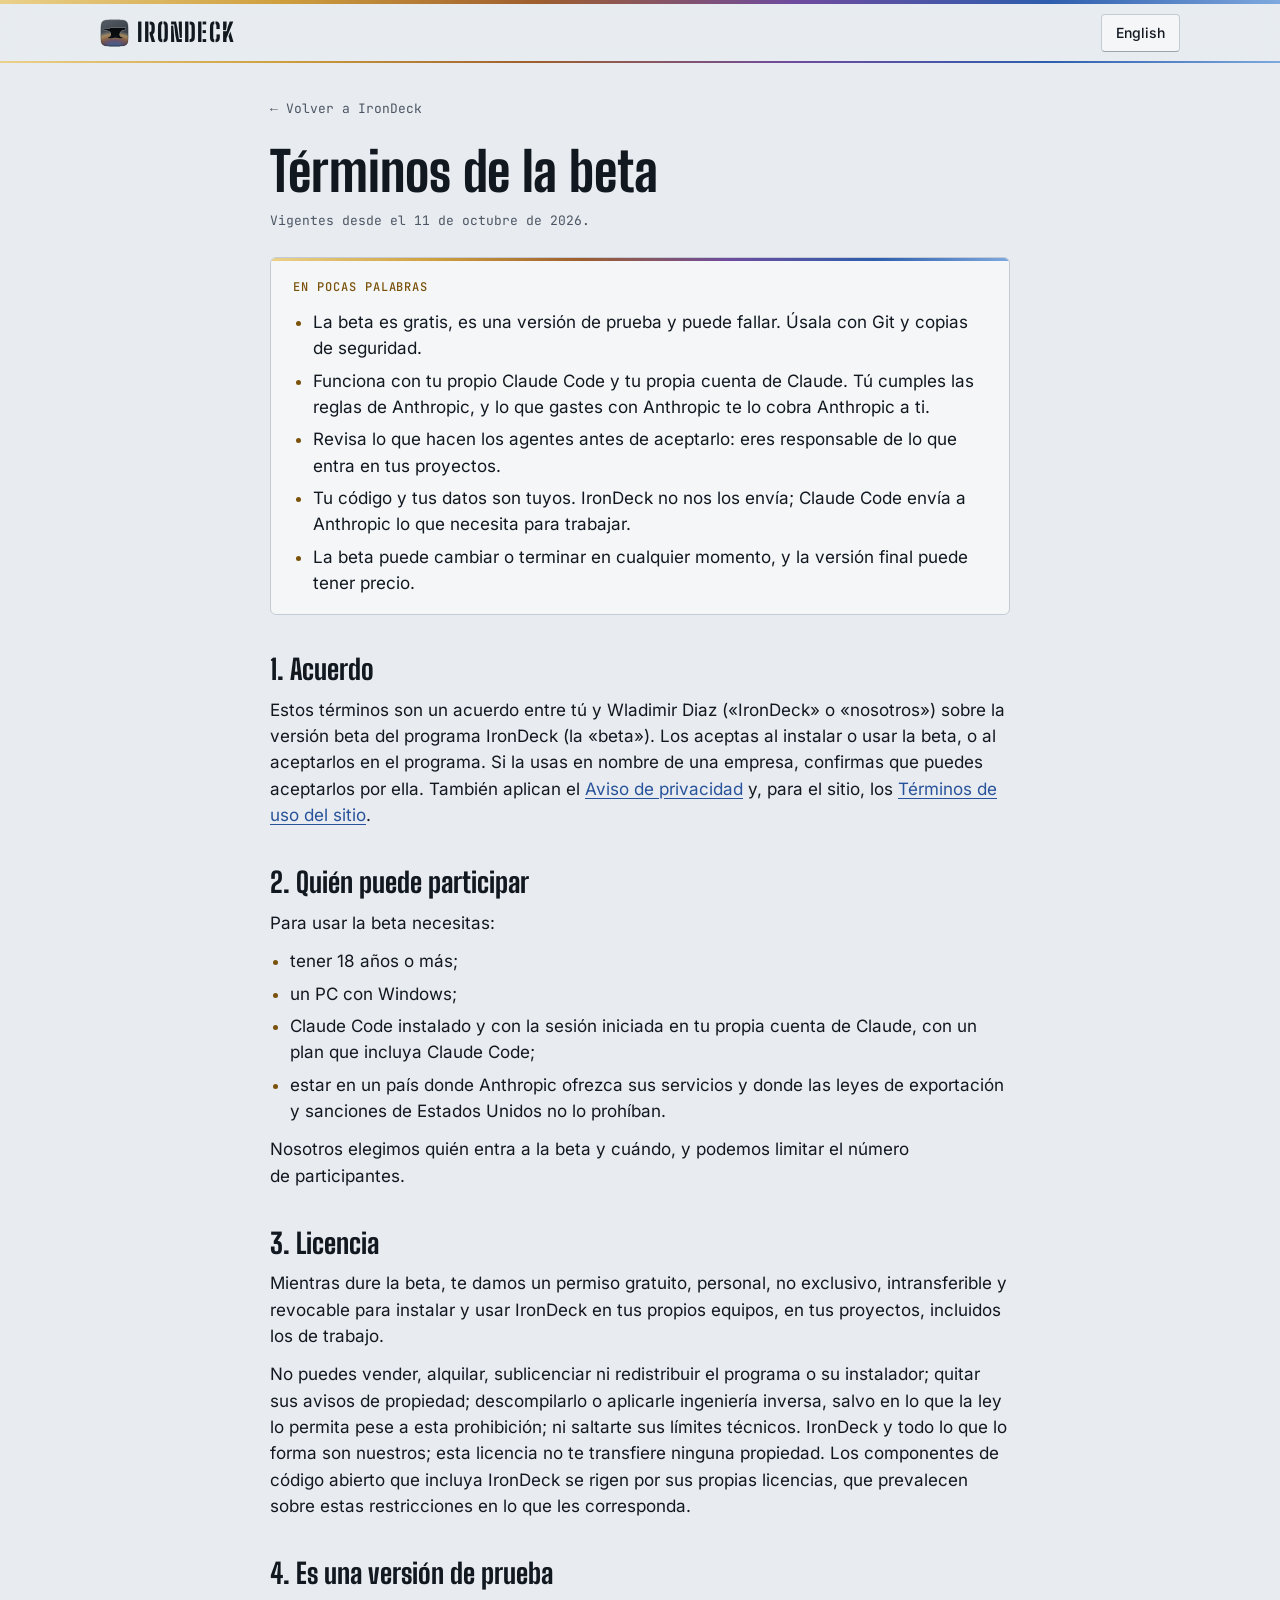
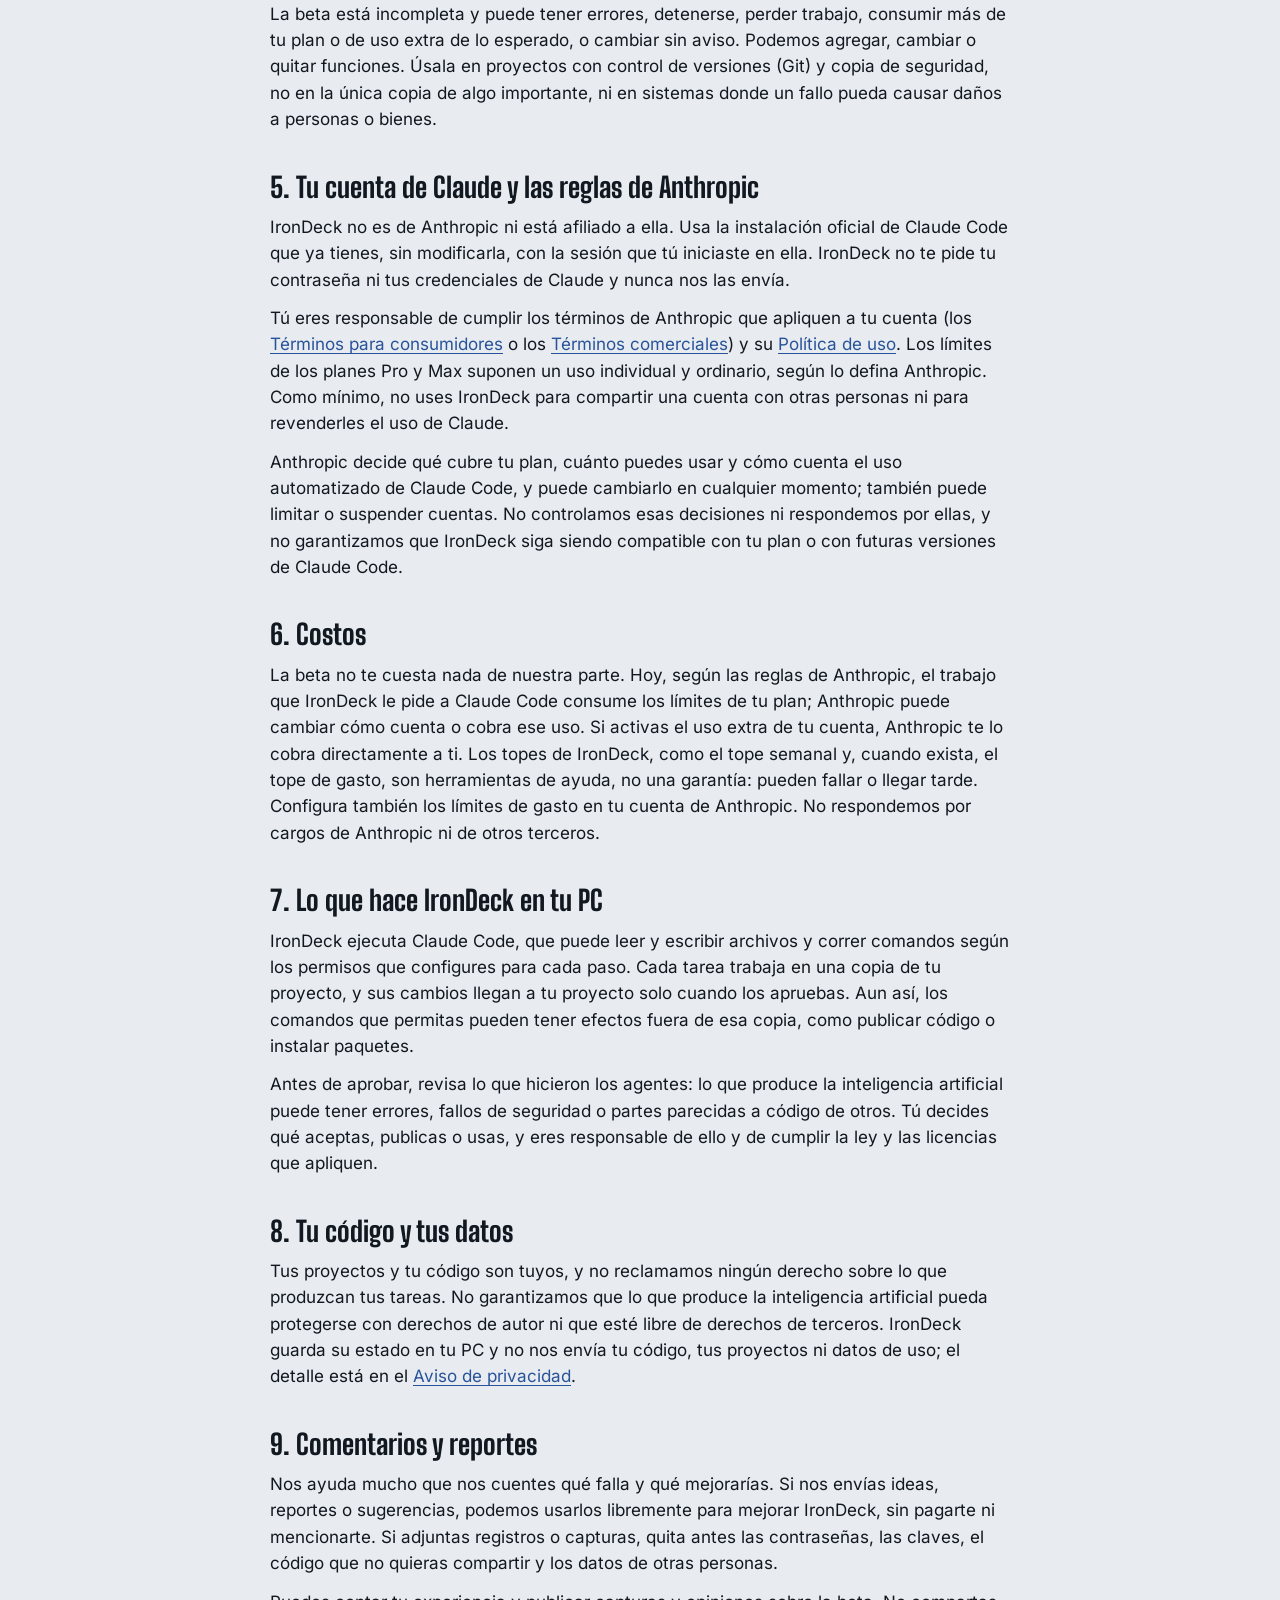
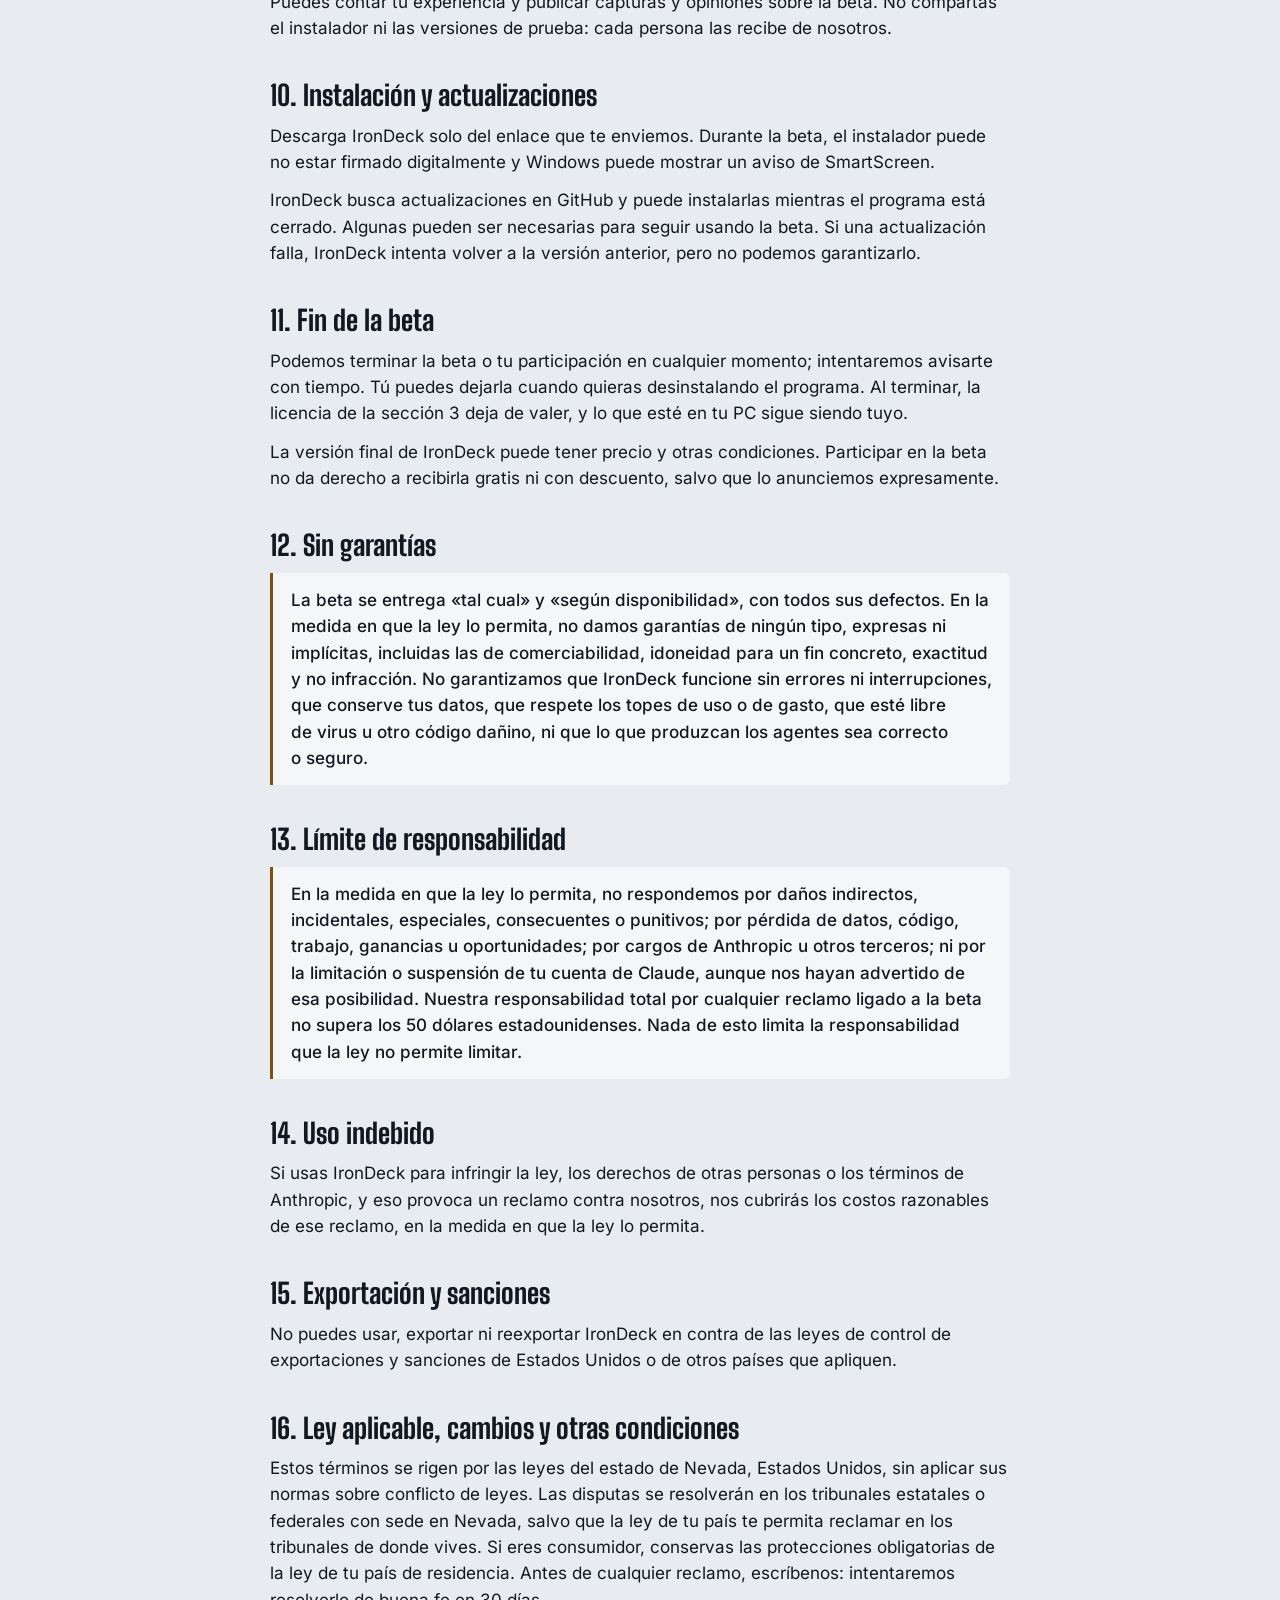
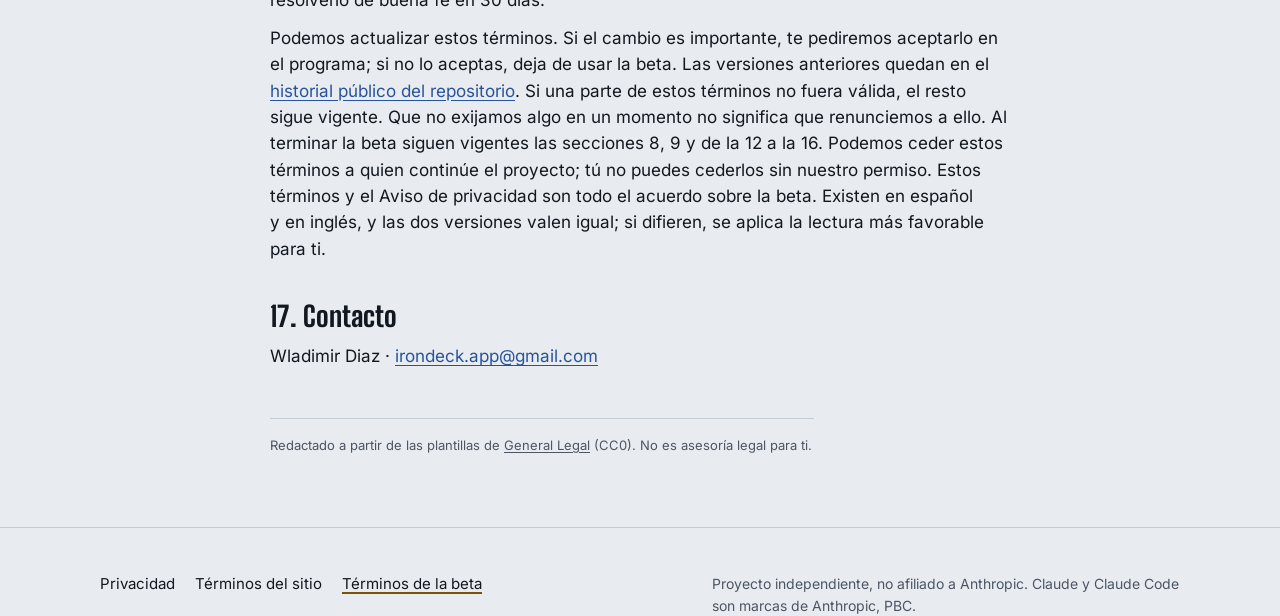
<file: terminos-beta.html>
<!doctype html>
<html lang="es">
<head>
<meta charset="utf-8">
<meta name="viewport" content="width=device-width, initial-scale=1, viewport-fit=cover">
<title>Términos de la beta | IronDeck</title>
<meta name="description" content="Las condiciones para probar la versión beta del programa IronDeck.">
<link rel="canonical" href="https://dwladimirl.github.io/irondeck/terminos-beta.html">
<link rel="alternate" hreflang="es" href="https://dwladimirl.github.io/irondeck/terminos-beta.html">
<link rel="alternate" hreflang="en" href="https://dwladimirl.github.io/irondeck/en/beta-terms.html">
<link rel="alternate" hreflang="x-default" href="https://dwladimirl.github.io/irondeck/en/beta-terms.html">
<meta name="theme-color" content="#151b23">
<link rel="icon" href="favicon.ico" sizes="32x32">
<link rel="icon" href="marca/irondeck-icono-simple.svg" type="image/svg+xml">
<link rel="apple-touch-icon" href="apple-touch-icon.png">
<link rel="preload" href="fuentes/inter-latin-wght-normal.woff2" as="font" type="font/woff2" crossorigin>
<style>
@font-face{font-family:"Inter";font-style:normal;font-weight:400 700;font-display:swap;src:url("fuentes/inter-latin-wght-normal.woff2") format("woff2")}
@font-face{font-family:"Big Shoulders Display";font-style:normal;font-weight:700;font-display:swap;src:url("fuentes/big-shoulders-display-latin-700-normal.woff2") format("woff2")}
@font-face{font-family:"Big Shoulders Display";font-style:normal;font-weight:800;font-display:swap;src:url("fuentes/big-shoulders-display-latin-800-normal.woff2") format("woff2")}
@font-face{font-family:"Big Shoulders Stencil Display";font-style:normal;font-weight:800;font-display:swap;src:url("fuentes/big-shoulders-stencil-display-latin-800-normal.woff2") format("woff2")}
@font-face{font-family:"JetBrains Mono";font-style:normal;font-weight:400 600;font-display:swap;src:url("fuentes/jetbrains-mono-latin-wght-normal.woff2") format("woff2")}
/* Layout: a control deck. An instrument header, a hero split between the promise and a sample deck panel, a spec strip, then sections that alternate paper and raised paper on a 1120px frame. The temper colors (straw to blue, the colors steel takes as it is tempered) are the one signature: top edge, the underline of the hero's last line, the deck's top rule, the reading thread and the progress bar. */
:root {
  --bg: #e8ecf0;
  --bg-raised: #f4f6f8;
  --ink: #121820;
  --ink-2: #4b5563;
  --line: #c3cbd4;
  --accent: #28539a;
  --accent-ink: #f7f9fc;
  --straw: #7a520a;
  --done: #28539a;

  --deck-bg: #151b23;
  --deck-raised: #1e2630;
  --deck-line: #2f3a47;
  --deck-ink: #dce3eb;
  --deck-muted: #8e9aa9;
  --deck-straw: #e4c06a;
  --deck-blue: #8bafe8;
  --deck-ok: #86c9a6;
  --sombra: #0b1424;
  --brillo: rgba(40, 83, 154, 0.07);

  --t1: #ead18a; --t2: #cf9f3e; --t3: #9e5e2e; --t4: #6e4b9e; --t5: #2e5eae; --t6: #7ea8de;
  --temper: linear-gradient(90deg, var(--t1), var(--t2) 22%, var(--t3) 42%, var(--t4) 62%, var(--t5) 82%, var(--t6));

  --f-display: "Big Shoulders Display", "Arial Narrow", "Helvetica Neue", Arial, sans-serif;
  --f-stencil: "Big Shoulders Stencil Display", "Big Shoulders Display", "Arial Narrow", Arial, sans-serif;
  --f-body: "Inter", "Helvetica Neue", Arial, sans-serif;
  --f-mono: "JetBrains Mono", ui-monospace, "Cascadia Mono", Consolas, monospace;

  --dur-fast: 0.18s;
  --ease: cubic-bezier(0.22, 1, 0.36, 1);

  --frame: 1120px;
  --r: 6px;
  --r-chapa: 10px;
  --aire-seccion: 128px 120px;
  --aire-seccion-tel: 104px 96px;
  color-scheme: light;
}
@media (prefers-color-scheme: dark) {
  :root:not([data-theme="light"]) {
    --sombra: #000; --brillo: rgba(255, 255, 255, 0.06);
    --bg: #0f1318; --bg-raised: #161b22; --ink: #e4e9ef; --ink-2: #9ba6b4; --line: #29313b;
    --accent: #86abe6; --accent-ink: #0d1219; --straw: #e2bd63; --done: #86abe6;
    --deck-bg: #1a212a; --deck-raised: #222a35; --deck-line: #35414f;
    color-scheme: dark;
  }
}
:root[data-theme="dark"] {
  --sombra: #000; --brillo: rgba(255, 255, 255, 0.06);
  --bg: #0f1318; --bg-raised: #161b22; --ink: #e4e9ef; --ink-2: #9ba6b4; --line: #29313b;
  --accent: #86abe6; --accent-ink: #0d1219; --straw: #e2bd63; --done: #86abe6;
  --deck-bg: #1a212a; --deck-raised: #222a35; --deck-line: #35414f;
  color-scheme: dark;
}

*, *::before, *::after { box-sizing: border-box; }
html { -webkit-text-size-adjust: 100%; scroll-behavior: smooth; scroll-padding-top: 72px; }
@media (prefers-reduced-motion: reduce) { html { scroll-behavior: auto; } }
body {
  margin: 0;
  background: var(--bg);
  color: var(--ink);
  font-family: var(--f-body);
  font-size: 1.0625rem;
  line-height: 1.55;
}
img { max-width: 100%; height: auto; }
[hidden] { display: none !important; }

a { color: var(--accent); text-underline-offset: 0.18em; }
a:hover { text-decoration-thickness: 2px; }
:focus-visible { outline: 2px solid var(--accent); outline-offset: 3px; border-radius: 2px; }
.deck :focus-visible, .final :focus-visible { outline-color: var(--deck-blue); }

h1, h2, h3, h4 { text-wrap: balance; margin: 0; }
p { margin: 0; text-wrap: wrap; }
@media (min-width: 761px) { p { text-wrap: pretty; } }
ul, ol, dl, dd { margin: 0; padding: 0; list-style: none; }
code { font-family: var(--f-mono); font-size: 0.9em; white-space: nowrap; }
.nw { white-space: nowrap; }

.frame { max-width: var(--frame); margin-inline: auto; padding-inline: 20px; }

.skip { position: absolute; left: -999px; top: 0; background: var(--accent); color: var(--accent-ink); padding: 8px 12px; z-index: 10; }
.skip:focus { left: 12px; top: 12px; }

.temper-edge { height: 4px; background: var(--temper); }

.section-head .label::before { content: ""; display: inline-block; width: 22px; height: 2px; margin-inline-end: 0.9em; vertical-align: middle; background: var(--straw); }
.label .dato { color: var(--ink-2); }
.label .dato::before { content: "·"; margin-inline: 0.7em; color: var(--straw); }
.section-head .label { color: var(--ink); }
.label {
  font-family: var(--f-mono);
  font-size: 0.75rem;
  font-weight: 500;
  letter-spacing: 0.08em;
  text-transform: uppercase;
  color: var(--ink-2);
}

/* Header */
.top {
  position: sticky;
  top: env(safe-area-inset-top, 0px);
  z-index: 5;
  background: color-mix(in srgb, var(--bg) 84%, transparent);
  -webkit-backdrop-filter: blur(12px) saturate(1.3);
  backdrop-filter: blur(12px) saturate(1.3);
  border-bottom: 1px solid var(--line);
}
.top-inner { display: flex; align-items: center; gap: 22px; padding-block: 10px; }
.mark {
  display: inline-flex;
  align-items: center;
  gap: 0.34em;
  font-family: var(--f-stencil);
  font-weight: 800;
  font-size: 1.6rem;
  letter-spacing: 0.04em;
  line-height: 1;
  color: var(--ink);
  text-decoration: none;
}
.mark-icono { width: 1.12em; height: 1.12em; flex: none; }
.nav { display: flex; gap: 20px; margin-inline-start: auto; }
.nav a { color: var(--ink-2); text-decoration: none; font-size: 0.9375rem; }
.nav a:hover { color: var(--ink); }
.lang-link {
  display: inline-flex;
  align-items: center;
  min-height: 38px;
  font-family: var(--f-body);
  font-weight: 500;
  font-size: 0.875rem;
  color: var(--ink);
  text-decoration: none;
  background: var(--bg-raised);
  border: 1px solid var(--line);
  border-block-end-color: color-mix(in srgb, var(--ink) 22%, var(--line));
  border-radius: 4px;
  padding: 0 14px;
}
.lang-link:hover { background: color-mix(in srgb, var(--ink) 5%, var(--bg-raised)); }
.top .btn { min-height: 38px; padding: 0 16px; font-size: 0.875rem; }
/* The sections live in the compass and the links in the menu, at every width: the bar no longer carries the section links */
.nav { display: none; }
.lang-link { margin-inline-start: auto; }
@media (max-width: 400px) {
  .top-inner { gap: 10px; }
  .mark { font-size: 1.35rem; }
  .top .btn { padding: 0 12px; font-size: 0.8125rem; }
}

/* Buttons */
/* Buttons follow the standard Windows control shape: 4px corners, a quiet fill, a slightly darker bottom edge,
   medium-weight label. Pressing one flattens it instead of bouncing. */
.btn {
  position: relative;
  display: inline-flex;
  align-items: center;
  justify-content: center;
  gap: 10px;
  min-height: 40px;
  padding: 0 18px;
  border-radius: 4px;
  border: 1px solid var(--line);
  border-block-end-color: color-mix(in srgb, var(--ink) 22%, var(--line));
  background: var(--bg-raised);
  color: var(--ink);
  font-weight: 500;
  font-size: 0.9375rem;
  line-height: 1.2;
  letter-spacing: 0.002em;
  text-decoration: none;
  cursor: pointer;
  box-shadow: 0 1px 1px color-mix(in srgb, var(--sombra) 6%, transparent);
}
.btn:hover { text-decoration: none; background: color-mix(in srgb, var(--ink) 5%, var(--bg-raised)); }
.btn:active { background: var(--bg); color: var(--ink-2); box-shadow: none; }
.btn-lg { min-height: 46px; padding: 0 24px; font-size: 1rem; }
.btn-primary {
  background: var(--accent);
  border-color: color-mix(in srgb, var(--accent) 82%, #000);
  border-block-end-color: color-mix(in srgb, var(--accent) 60%, #000);
  color: var(--accent-ink);
  font-weight: 600;
  box-shadow: inset 0 1px 0 rgba(255, 255, 255, 0.14), 0 1px 2px color-mix(in srgb, var(--sombra) 14%, transparent);
}
.btn-primary:hover { background: color-mix(in srgb, var(--accent) 90%, #fff); }
.btn-primary:active { background: color-mix(in srgb, var(--accent) 88%, #000); color: var(--accent-ink); }
.soon {
  font-family: var(--f-mono);
  font-size: 0.75rem;
  font-weight: 500;
  letter-spacing: 0.08em;
  text-transform: uppercase;
  color: var(--ink-2);
  border: 1px dashed var(--line);
  border-radius: var(--r);
  padding: 10px 14px;
}

/* Hero */
.hero { padding-block: 56px 64px; }
.hero-grid { display: grid; grid-template-columns: minmax(0, 1.08fr) minmax(0, 0.92fr); gap: 56px; align-items: center; }
.hero h1 {
  font-family: var(--f-display);
  font-weight: 800;
  font-size: clamp(2.75rem, 3.4vw + 1.2rem, 4.25rem);
  line-height: 0.95;
  letter-spacing: 0.002em;
  margin-block: 0 22px;
}
/* The keyword line sits inside the H1, styled as the small mono kicker above the promise */
.h1-kicker {
  display: block;
  margin-block-end: 20px;
  font-family: var(--f-mono);
  font-size: 0.75rem;
  font-weight: 500;
  line-height: 1.4;
  letter-spacing: 0.08em;
  text-transform: uppercase;
  color: var(--ink-2);
}
.cta-nota { margin-block-start: 12px; font-size: 0.875rem; color: var(--ink-2); }
.cta-nota a { color: inherit; }
.sr-only { position: absolute; width: 1px; height: 1px; padding: 0; margin: -1px; overflow: hidden; clip: rect(0 0 0 0); white-space: nowrap; border: 0; }
.h1-end {
  display: table;
  margin-block-start: 0.08em;
  padding-block-end: 0.1em;
  background-image: var(--temper);
  background-repeat: no-repeat;
  background-size: 100% 0.09em;
  background-position: 0 100%;
}
.lede { font-size: 1.1875rem; line-height: 1.45; color: var(--ink-2); max-width: 44ch; }
.ctas { display: flex; flex-wrap: wrap; align-items: center; gap: 12px; margin-block-start: 30px; }
.proof {
  display: flex;
  flex-wrap: wrap;
  gap: 6px 18px;
  margin-block-start: 22px;
  font-family: var(--f-mono);
  font-size: 0.8125rem;
  color: var(--ink-2);
}
.proof li { display: inline-flex; align-items: start; gap: 8px; }
.proof li::before { content: ""; flex: none; width: 6px; height: 6px; margin-block-start: 0.5em; border-radius: 1px; background: var(--straw); }
.proof a { color: inherit; text-decoration-color: var(--line); }
.proof a:hover { color: var(--ink); text-decoration-color: currentColor; }
@media (max-width: 880px) {
  .hero { padding-block: 32px 48px; }
  .hero-grid { grid-template-columns: minmax(0, 1fr); gap: 40px; }
}
@media (max-width: 600px) {
  .hero { padding-block: 24px 40px; }
  .hero-grid { gap: 32px; }
  .hero h1 { font-size: 2.375rem; line-height: 1; margin-block: 0 16px; }
  .h1-kicker { margin-block-end: 14px; font-size: 0.6875rem; }
  .lede { font-size: 1.0625rem; line-height: 1.5; max-width: none; }
  .ctas { gap: 10px; margin-block-start: 24px; }
  .ctas .btn { flex: 1 1 100%; justify-content: center; }
  .ctas .btn-lg { padding: 0 18px; font-size: 1rem; }
  .ctas .btn-lg:not(.btn-primary) { border-color: var(--line); font-weight: 500; }
  .proof { gap: 6px; margin-block-start: 18px; font-size: 0.75rem; }
  .proof li { width: 100%; }
  .proof li:nth-child(3) { display: none; }
}

/* Deck panel (sample) */
.deck { margin: 0; min-width: 0; }
.deck-shell {
  background: var(--deck-bg);
  color: var(--deck-ink);
  border: 1px solid var(--deck-line);
  border-radius: 10px;
  overflow: hidden;
  box-shadow: 0 1px 0 rgba(255,255,255,0.04) inset, 0 24px 48px -28px rgba(10, 16, 24, 0.55);
  font-size: 0.875rem;
}
.deck-shell::before { content: ""; display: block; height: 3px; background: var(--temper); }
.deck-bar {
  display: flex; align-items: center; gap: 10px;
  padding: 10px 14px;
  border-bottom: 1px solid var(--deck-line);
  font-family: var(--f-mono);
  font-size: 0.75rem;
  color: var(--deck-muted);
}
.deck-bar b { font-family: var(--f-stencil); font-weight: 800; font-size: 1rem; letter-spacing: 0.05em; color: var(--deck-ink); }
.deck-bar b { display: inline-flex; align-items: center; gap: 7px; }
.deck-bar b img { width: 18px; height: 18px; }
.deck-bar .proj { margin-inline-start: auto; }
.deck-body { display: grid; gap: 14px; padding: 16px; }
.deck-label { font-family: var(--f-mono); font-size: 0.6875rem; letter-spacing: 0.08em; text-transform: uppercase; color: var(--deck-muted); margin-block-end: 8px; }
.steps { display: grid; gap: 6px; }
.step {
  display: grid;
  grid-template-columns: 14px minmax(0, 1fr) auto;
  gap: 10px;
  align-items: center;
  padding: 8px 10px;
  background: var(--deck-raised);
  border-radius: 4px;
}
.step .dot { width: 8px; height: 8px; border-radius: 50%; background: var(--deck-line); justify-self: center; }
.step[data-s="ok"] .dot { background: var(--deck-ok); }
.step[data-s="run"] .dot { background: var(--deck-straw); box-shadow: 0 0 0 4px rgba(228, 192, 106, 0.16); }
.step .name { min-width: 0; }
.step .meta { display: block; font-family: var(--f-mono); font-size: 0.6875rem; color: var(--deck-muted); }
.step .state { font-family: var(--f-mono); font-size: 0.6875rem; color: var(--deck-muted); white-space: nowrap; }
.step[data-s="run"] .state { color: var(--deck-straw); }
.step[data-s="ok"] .state { color: var(--deck-ok); }
.gauges { display: grid; grid-template-columns: repeat(3, minmax(0, 1fr)); gap: 8px; }
.gauge { background: var(--deck-raised); border-radius: 4px; padding: 10px; min-width: 0; }
.gauge p { font-family: var(--f-mono); font-size: 0.625rem; letter-spacing: 0.06em; text-transform: uppercase; color: var(--deck-muted); }
.gauge strong { display: block; font-family: var(--f-display); font-weight: 700; font-size: 1.5rem; line-height: 1.1; margin-block: 2px 6px; font-variant-numeric: tabular-nums; }
.bar { height: 4px; background: var(--deck-line); border-radius: 2px; overflow: hidden; }
.bar i { display: block; height: 100%; background: var(--deck-blue); }
.bar i.warm { background: var(--deck-straw); }
.tray { display: grid; gap: 6px; }
.ask { background: var(--deck-raised); border-radius: 4px; padding: 10px; display: grid; gap: 8px; border-left: 2px solid var(--deck-straw); }
.ask-actions { display: flex; flex-wrap: wrap; gap: 6px; }
.chip { font-family: var(--f-mono); font-size: 0.6875rem; padding: 3px 8px; border-radius: 3px; border: 1px solid var(--deck-line); color: var(--deck-ink); }
.chip.go { background: var(--deck-blue); border-color: var(--deck-blue); color: var(--deck-bg); }
.guard { display: flex; align-items: center; gap: 8px; font-family: var(--f-mono); font-size: 0.6875rem; color: var(--deck-ok); }
.guard::before { content: ""; width: 6px; height: 6px; border-radius: 50%; background: var(--deck-ok); }
.deck figcaption { margin-block-start: 10px; font-family: var(--f-mono); font-size: 0.75rem; color: var(--ink-2); }
@media (max-width: 600px) {
  .deck-body { padding: 14px; gap: 12px; }
  .tray .ask + .ask { display: none; }
}
@media (max-width: 420px) {
  .gauges { grid-template-columns: minmax(0, 1fr) minmax(0, 1fr); }
  .gauges .gauge:first-child { grid-column: 1 / -1; }
}

/* Spec strip */
.strip { background: var(--bg-raised); border-block: 1px solid var(--line); }
.strip-grid { display: grid; grid-template-columns: repeat(4, minmax(0, 1fr)); }
.strip-grid > div { padding: 18px 20px; border-inline-start: 1px solid var(--line); min-width: 0; }
.strip-grid > div:first-child { border-inline-start: 0; padding-inline-start: 0; }
.strip dt { font-family: var(--f-mono); font-size: 0.6875rem; font-weight: 500; letter-spacing: 0.08em; text-transform: uppercase; color: var(--straw); margin-block-end: 4px; }
.strip dd { font-size: 0.9375rem; line-height: 1.45; }
@media (max-width: 860px) {
  .strip-grid { grid-template-columns: repeat(2, minmax(0, 1fr)); }
  .strip-grid > div { padding: 14px 16px; }
  .strip-grid > div:nth-child(odd) { border-inline-start: 0; padding-inline-start: 0; }
  .strip-grid > div:nth-child(n+3) { border-top: 1px solid var(--line); }
}
@media (max-width: 460px) {
  .strip-grid > div { padding: 12px 0 12px 14px; }
  .strip-grid > div:nth-child(odd) { padding-inline-start: 0; }
  .strip dd { font-size: 0.875rem; }
}

/* Sections */
.section { --surface: var(--bg); padding-block: var(--aire-seccion); }
.section.alt { --surface: var(--bg-raised); background: var(--bg-raised); }
.section:not(.alt) + .section:not(.alt) { border-top: 1px solid var(--line); }
.section-head { display: grid; gap: 12px; margin-block-end: 36px; }
.section h2 {
  font-family: var(--f-display);
  font-weight: 800;
  font-size: clamp(2.375rem, 3.2vw + 1.2rem, 3.75rem);
  line-height: 0.95;
  letter-spacing: -0.005em;
}
.section-head p { color: var(--ink-2); max-width: 62ch; }
@media (max-width: 600px) { .section { padding-block: 56px; } }

/* Problem */
.pains { display: grid; grid-template-columns: minmax(0, 1.3fr) minmax(0, 1fr); gap: 28px 40px; }
.pains li { border-top: 2px solid var(--ink); padding-block-start: 14px; }
.pains li:first-child { grid-row: span 2; }
.pains li:first-child h3 { font-family: var(--f-display); font-weight: 800; font-size: 2rem; line-height: 1; margin-block-end: 12px; }
.pains li:first-child p { font-size: 1.1875rem; max-width: 34ch; }
.pains h3 { font-size: 1.125rem; font-weight: 600; margin-block-end: 6px; }
.pains p { color: var(--ink-2); }
.answer { margin-block-start: 44px; font-family: var(--f-display); font-weight: 800; font-size: clamp(1.75rem, 1.6vw + 1.1rem, 2.375rem); line-height: 1.05; }
@media (max-width: 820px) {
  .pains { grid-template-columns: minmax(0, 1fr); gap: 22px; }
  .pains li:first-child { grid-row: auto; }
}

/* How it works */
.how { display: grid; grid-template-columns: minmax(0, 0.9fr) minmax(0, 1.1fr); gap: 56px; }
.how-intro p + p { margin-block-start: 14px; }
.how-intro > p { max-width: 46ch; }
@media (min-width: 821px) { .how-intro { position: sticky; top: 96px; align-self: start; } }
.process { counter-reset: s; display: grid; }
.process li {
  counter-increment: s;
  display: grid;
  grid-template-columns: 44px minmax(0, 1fr);
  gap: 16px;
  padding-block: 18px;
  border-top: 1px solid var(--line);
}
.process li:last-child { border-bottom: 1px solid var(--line); }
.process li { position: relative; }
.process li::before {
  content: counter(s, decimal-leading-zero);
  display: grid;
  place-items: center;
  width: 34px;
  height: 34px;
  border: 1px solid var(--line);
  border-radius: 50%;
  background: var(--surface);
  font-family: var(--f-mono);
  font-weight: 500;
  font-size: 0.8125rem;
  color: var(--straw);
  position: relative;
  z-index: 1;
}
.process li:not(:last-child)::after {
  content: "";
  position: absolute;
  left: 17px;
  top: 52px;
  bottom: -18px;
  width: 1px;
  background: linear-gradient(var(--straw), var(--line));
  opacity: 0.6;
}
.process h3 { font-size: 1.125rem; font-weight: 600; margin-block-end: 4px; }
.process p { color: var(--ink-2); }
@media (max-width: 820px) { .how { grid-template-columns: minmax(0, 1fr); gap: 28px; } }
@media (max-width: 600px) { .process li { grid-template-columns: 34px minmax(0, 1fr); gap: 12px; } }

/* Features: three pillars as rows */
.pillars { display: grid; }
.pillar {
  display: grid;
  grid-template-columns: minmax(0, 0.7fr) minmax(0, 2fr);
  gap: 20px 40px;
  padding-block: 28px;
  border-top: 2px solid var(--ink);
}
.pillar > h3 { font-family: var(--f-display); font-weight: 800; font-size: 1.875rem; line-height: 1; }
.feats { display: grid; grid-template-columns: repeat(2, minmax(0, 1fr)); gap: 22px 36px; }
.feat h4 { margin-block-end: 4px; font-size: 1.125rem; font-weight: 600; }
.feat p { color: var(--ink-2); font-size: 0.9375rem; }
.extra { margin-block-start: 8px; padding-block-start: 22px; border-top: 1px solid var(--line); color: var(--ink-2); }
@media (max-width: 900px) { .pillar { grid-template-columns: minmax(0, 1fr); } }
@media (max-width: 560px) { .feats { grid-template-columns: minmax(0, 1fr); } }

/* What sets it apart: the answer to the three pains, four cards with a line icon */
.diffs { display: grid; grid-template-columns: repeat(4, minmax(0, 1fr)); gap: 16px; margin-block-start: 28px; }
.diff {
  position: relative;
  min-width: 0;
  padding: 20px 18px 18px;
  background: var(--bg-raised);
  border: 1px solid var(--line);
  border-radius: var(--r);
  overflow: hidden;
}
.diff-key::before { content: ""; position: absolute; inset: 0 0 auto 0; height: 3px; background: var(--temper); }
.diff-ico { display: inline-grid; place-items: center; width: 40px; height: 40px; margin-block-end: 14px; border: 1px solid var(--line); border-radius: var(--r); color: var(--straw); }
.diff-ico svg { width: 22px; height: 22px; fill: none; stroke: currentColor; stroke-width: 1.6; stroke-linecap: round; stroke-linejoin: round; }
.diff h3 { font-size: 1.125rem; font-weight: 600; margin-block-end: 6px; }
.diff p { color: var(--ink-2); font-size: 0.9375rem; }
@media (min-width: 561px) {
  .diffs { grid-template-rows: auto auto 1fr; row-gap: 0; }
  .diff { display: grid; grid-row: span 3; grid-template-rows: subgrid; row-gap: 0; align-content: start; }
}
@media (max-width: 960px) { .diffs { grid-template-columns: repeat(2, minmax(0, 1fr)); row-gap: 16px; } }
@media (max-width: 560px) {
  .diffs { grid-template-columns: minmax(0, 1fr); gap: 10px; }
  .diff { display: grid; grid-template-columns: 40px minmax(0, 1fr); gap: 2px 14px; padding: 16px; }
  .diff-ico { grid-row: span 2; margin: 0; }
}

/* Folded blocks: the spec sheet, earlier updates and FAQ answers open on demand */
.plegable { margin-block-start: 8px; }
.plegable > summary,
.faq summary {
  display: flex;
  align-items: center;
  justify-content: space-between;
  gap: 16px;
  cursor: pointer;
  list-style: none;
}
.plegable > summary::-webkit-details-marker,
.faq summary::-webkit-details-marker { display: none; }
.plegable > summary {
  min-height: 50px;
  padding: 0 18px;
  border: 1px solid var(--line);
  border-block-end-color: color-mix(in srgb, var(--ink) 18%, var(--line));
  border-radius: 4px;
  background: color-mix(in srgb, var(--ink) 3%, var(--surface));
  font-weight: 500;
  transition: background-color 0.2s var(--ease);
}
.plegable > summary:hover { background: color-mix(in srgb, var(--ink) 6%, var(--surface)); }
.plegable > summary::after,
.faq summary::after {
  content: "";
  flex: none;
  width: 10px;
  height: 10px;
  margin-inline-end: 4px;
  border-right: 2px solid var(--straw);
  border-bottom: 2px solid var(--straw);
  transform: translateY(-3px) rotate(45deg);
}
.plegable[open] > summary { margin-block-end: 24px; }
.plegable[open] > summary::after,
.faq details[open] summary::after { transform: translateY(2px) rotate(-135deg); }
.news-mas { margin-block-start: 20px; }
.news-mas[open] > summary { margin-block-end: 0; }
.news-mas .news li:first-child { border-top: 0; }

/* Technical details */
.spec-groups { display: grid; grid-template-columns: repeat(3, minmax(0, 1fr)); gap: 32px 40px; align-items: start; }
.spec-group { min-width: 0; }
.spec-title {
  font-family: var(--f-mono);
  font-size: 0.75rem;
  font-weight: 500;
  letter-spacing: 0.08em;
  text-transform: uppercase;
  padding-block-end: 10px;
  border-bottom: 2px solid var(--ink);
  margin-block-end: 4px;
}
.spec { padding-block: 12px; min-width: 0; }
.spec dt { font-family: var(--f-mono); font-size: 0.8125rem; font-weight: 500; color: var(--straw); margin-block-end: 2px; }
.spec dd { color: var(--ink-2); font-size: 0.9375rem; overflow-wrap: anywhere; }
.spec dd code { color: var(--ink); }
.not-yet {
  margin-block-start: 28px;
  padding: 14px 18px;
  border-left: 3px solid var(--t3);
  background: var(--bg);
  color: var(--ink-2);
}
.not-yet strong { color: var(--ink); font-weight: 600; }
@media (max-width: 900px) { .spec-groups { grid-template-columns: minmax(0, 1fr); } }

/* Progress */
.stats { display: grid; grid-template-columns: repeat(4, minmax(0, 1fr)); gap: 24px; margin-block-end: 40px; }
.stat { border-top: 1px solid var(--ink); padding-block-start: 12px; min-width: 0; }
.stat strong { display: block; font-family: var(--f-display); font-weight: 800; font-size: clamp(2.25rem, 2.4vw + 1rem, 3rem); line-height: 1; font-variant-numeric: tabular-nums; }
.stat > span { display: block; margin-block-start: 6px; color: var(--ink-2); font-size: 0.9375rem; }
@media (max-width: 820px) { .stats { grid-template-columns: repeat(2, minmax(0, 1fr)); } }

.meter { margin-block-end: 28px; }
.meter-track { position: relative; height: 12px; border-radius: 3px; background: var(--temper); overflow: hidden; }
.meter-rest { position: absolute; top: 0; bottom: 0; right: 0; background: var(--line); }
.meter-ticks { position: absolute; inset: 0; z-index: 2; display: grid; grid-template-columns: repeat(6, 1fr); }
.meter-ticks span { border-right: 2px solid var(--surface); }
.meter-ticks span:last-child { border-right: 0; }
.meter-scale { display: grid; grid-template-columns: repeat(6, 1fr); margin-block-start: 8px; font-family: var(--f-mono); font-size: 0.75rem; color: var(--ink-2); }

.phases { display: grid; }
.phase {
  display: grid;
  grid-template-columns: 56px minmax(0, 1fr) 132px;
  gap: 16px;
  align-items: baseline;
  padding-block: 16px;
  border-top: 1px solid var(--line);
}
.phase:last-child { border-bottom: 1px solid var(--line); }
.phase .num { font-family: var(--f-mono); font-size: 0.875rem; color: var(--ink-2); }
.phase h3 { font-size: 1.125rem; font-weight: 600; }
.phase p { color: var(--ink-2); font-size: 0.9375rem; margin-block-start: 2px; max-width: 70ch; }
.pill {
  justify-self: end;
  font-family: var(--f-mono);
  font-size: 0.6875rem;
  font-weight: 500;
  letter-spacing: 0.08em;
  text-transform: uppercase;
  padding: 3px 8px;
  border-radius: 3px;
  border: 1px solid var(--line);
  color: var(--ink-2);
  white-space: nowrap;
}
.pill[data-st="done"] { border-color: var(--done); color: var(--done); }
.pill[data-st="doing"] { border-color: var(--straw); color: var(--straw); background: color-mix(in srgb, var(--straw) 10%, transparent); }
.pill[data-st="later"] { border-style: dashed; }
@media (max-width: 640px) {
  .phase { grid-template-columns: 40px minmax(0, 1fr); row-gap: 10px; }
  .phase .pill { grid-column: 2; justify-self: start; margin-block-start: 0; }
}

/* Updates */
.news { display: grid; }
.news li {
  display: grid;
  grid-template-columns: 150px minmax(0, 1fr);
  gap: 20px;
  padding-block: 20px;
  border-top: 1px solid var(--line);
}
.news li:last-child { border-bottom: 1px solid var(--line); }
.news time { font-family: var(--f-mono); font-size: 0.8125rem; color: var(--ink-2); padding-block-start: 3px; }
.news h3 { font-size: 1.125rem; font-weight: 600; margin-block-end: 6px; }
.news p { color: var(--ink-2); max-width: 66ch; }
@media (max-width: 600px) { .news li { grid-template-columns: minmax(0, 1fr); gap: 4px; } }

/* Editions */
.editions { display: grid; grid-template-columns: minmax(0, 1.4fr) minmax(0, 1fr) minmax(0, 1fr); gap: 20px; }
.edition-main { background: color-mix(in srgb, var(--accent) 5%, var(--bg-raised)); }
.edition {
  display: grid;
  grid-template-rows: auto auto 1fr;
  gap: 10px;
  padding: 22px;
  background: var(--bg-raised);
  border: 1px solid var(--line);
  border-radius: var(--r);
  min-width: 0;
}
.edition-main { border-top: 3px solid var(--accent); }
.edition-head { display: flex; flex-wrap: wrap; align-items: baseline; justify-content: space-between; gap: 8px; }
.edition h3 { font-family: var(--f-display); font-weight: 800; font-size: 1.75rem; line-height: 1; }
.edition-main h3 { font-size: 2.25rem; }
.edition .pill { justify-self: auto; }
.edition .for { font-weight: 500; }
.edition p:last-child { color: var(--ink-2); font-size: 0.9375rem; }
@media (max-width: 900px) { .editions { grid-template-columns: minmax(0, 1fr); gap: 16px; } }

/* About */
.about { display: grid; grid-template-columns: minmax(0, 1.2fr) minmax(0, 0.8fr); gap: 48px; align-items: start; }
.about { align-items: center; }
.about > div:first-child > p { max-width: 58ch; }
.about > div:first-child > p + p { margin-block-start: 14px; color: var(--ink-2); }
.perfil { display: grid; gap: 18px; padding: 24px; background: var(--bg); border: 1px solid var(--line); border-radius: 10px; position: relative; overflow: hidden; }
.perfil::before { content: ""; position: absolute; inset: 0 0 auto 0; height: 3px; background: var(--temper); }
.perfil-cabeza { display: flex; align-items: center; gap: 16px; }
.perfil-icono { width: 64px; height: 64px; flex: none; }
.perfil-nombre { font-family: var(--f-display); font-weight: 800; font-size: 1.75rem; line-height: 1; }
.perfil-alias { margin-block-start: 6px; font-family: var(--f-mono); font-size: 0.8125rem; color: var(--ink-2); }
.perfil-datos { display: grid; gap: 8px; padding-block: 16px; border-block: 1px solid var(--line); font-size: 0.9375rem; color: var(--ink-2); }
.perfil-datos strong { color: var(--ink); font-weight: 600; }
.perfil-datos a { overflow-wrap: anywhere; }
.perfil-enlaces { display: flex; flex-wrap: wrap; gap: 10px; }
@media (max-width: 1000px) { .about { grid-template-columns: minmax(0, 1fr); gap: 28px; } .perfil { max-width: 480px; } }

/* Follow and support */
.join {
  display: grid;
  grid-template-columns: minmax(0, 1fr) auto;
  gap: 16px 32px;
  align-items: center;
  padding: 28px;
  background: var(--bg);
  border: 1px solid var(--line);
  border-radius: var(--r);
}
.join h3 { font-family: var(--f-display); font-weight: 800; font-size: 1.875rem; line-height: 1; margin-block-end: 8px; }
.join p { color: var(--ink-2); max-width: 54ch; }
.support-intro { margin-block: 36px 18px; color: var(--ink-2); max-width: 66ch; }
.ways { display: grid; grid-template-columns: repeat(3, minmax(0, 1fr)); gap: 16px; }
.way {
  display: grid;
  grid-template-rows: auto auto 1fr auto;
  justify-items: start;
  gap: 8px;
  min-width: 0;
  padding: 22px 20px 20px;
  background: var(--bg);
  border: 1px solid var(--line);
  border-radius: var(--r);
}
.way .diff-ico { margin-block-end: 6px; }
.way-gratis { position: relative; overflow: hidden; }
.way-gratis::before { content: ""; position: absolute; inset: 0 0 auto 0; height: 3px; background: var(--temper); }
.way h3 { font-size: 1.125rem; font-weight: 600; }
.way p { color: var(--ink-2); font-size: 0.9375rem; }
.way .btn, .way .soon { margin-block-start: 8px; }
@media (max-width: 860px) { .ways { grid-template-columns: minmax(0, 1fr); } }
.also { margin-block-start: 22px; color: var(--ink-2); }
@media (max-width: 640px) {
  .join { grid-template-columns: minmax(0, 1fr); padding: 22px 20px; }
  .join p, .way p, .diff p, .perfil-datos, .edition p { max-width: none; }
  .join .btn { justify-content: center; }
}

/* FAQ: heading on the left (it stays in view), the accordion on the right */
.faq-layout { display: grid; grid-template-columns: minmax(0, 0.8fr) minmax(0, 1.4fr); gap: 56px; align-items: start; }
.faq-layout .section-head { margin-block-end: 0; }
@media (min-width: 901px) { .faq-layout .section-head { position: sticky; top: 96px; } }
@media (max-width: 900px) { .faq-layout { grid-template-columns: minmax(0, 1fr); gap: 0; } .faq-layout .section-head { margin-block-end: 36px; } }
.faq { display: grid; border-top: 1px solid var(--line); }
.faq details { border-bottom: 1px solid var(--line); }
.faq summary { padding-block: 18px; }
.faq summary:hover h3 { color: var(--accent); }
.faq h3 { font-size: 1.125rem; font-weight: 600; }
.faq p { color: var(--ink-2); padding-block-end: 20px; max-width: 68ch; }

/* Closing band */
.final { background: var(--deck-bg); color: var(--deck-ink); }
.final-inner { display: grid; grid-template-columns: minmax(0, 1fr) auto; gap: 20px 40px; align-items: center; padding-block: 64px; }
.final-copy { display: flex; align-items: center; gap: 26px; }
.final-icono { width: 96px; height: 96px; flex: none; }
.final h2 { font-family: var(--f-display); font-weight: 800; font-size: clamp(2.125rem, 2.6vw + 1.2rem, 3.125rem); line-height: 1; }
.final p { color: var(--deck-muted); margin-block-start: 10px; max-width: 52ch; }
.final .btn-primary { --accent: var(--deck-blue); background: var(--deck-blue); border-color: color-mix(in srgb, var(--deck-blue) 80%, #000); color: var(--deck-bg); }
.final .btn-primary:hover { background: color-mix(in srgb, var(--deck-blue) 88%, #fff); }
.final .btn:not(.btn-primary) { background: transparent; border-color: var(--deck-line); color: var(--deck-ink); }
.final .btn:not(.btn-primary):hover { background: var(--deck-raised); }
@media (max-width: 900px) {
  .final-inner { grid-template-columns: minmax(0, 1fr); padding-block: 52px; }
  /* the icon stays beside the title: on a phone the title takes two lines, the icon matches their height */
  .final-copy { align-items: flex-start; gap: 16px; }
  .final-icono { width: 68px; height: 68px; }
  .final h2 { font-size: clamp(1.875rem, 8.8vw, 2.5rem); line-height: 1; text-wrap: balance; padding-block-start: 2px; }
  .final .btn { justify-content: center; }
}

/* Footer */
.foot { border-top: 1px solid var(--line); padding-block: 40px 48px; }
.foot-inner { display: grid; grid-template-columns: minmax(0, 1.4fr) repeat(3, minmax(0, 0.6fr)); gap: 28px 32px; }
.foot .mark { font-size: 1.35rem; }
.foot-brand p { color: var(--ink-2); font-size: 0.875rem; max-width: 46ch; margin-block-start: 10px; }
.foot-col h2 { font-family: var(--f-mono); font-size: 0.75rem; font-weight: 500; letter-spacing: 0.08em; text-transform: uppercase; color: var(--ink-2); margin-block-end: 10px; }
.foot-col ul { display: grid; gap: 2px; font-size: 0.9375rem; }
.foot-col a { display: inline-block; padding-block: 4px; color: var(--ink); text-decoration: none; }
.foot-col a:hover { text-decoration: underline; }
@media (max-width: 760px) { .foot-inner { grid-template-columns: repeat(2, minmax(0, 1fr)); } .foot-brand { grid-column: 1 / -1; } }

/* Legal pages: one reading column on the same paper, under the same header and temper edge. The summary box carries the temper rule; warranty and liability clauses sit in a marked box so they stand out. */
.foot-legal, .foot-legal > span { display: flex; flex-wrap: wrap; gap: 2px 16px; font-size: 0.875rem; }
.foot-legal { margin-block-start: 10px; }
.foot-legal a { color: var(--ink-2); padding-block: 4px; }
.foot-legal a:hover { color: var(--ink); }
.join-nota { margin-block-start: 8px; font-size: 0.875rem; }
.legal-top .lang-link { margin-inline-start: auto; }
.legal { padding-block: 32px 72px; }
.legal-frame { max-width: 780px; }
.legal-volver { margin-block-end: 22px; font-family: var(--f-mono); font-size: 0.8125rem; }
.legal-volver a { color: var(--ink-2); text-decoration: none; padding-block: 4px; display: inline-block; }
.legal-volver a:hover { color: var(--ink); text-decoration: underline; }
.legal h1 { font-family: var(--f-display); font-weight: 800; font-size: clamp(2.375rem, 2.4vw + 1.6rem, 3.375rem); line-height: 1; }
.legal-fecha { margin-block-start: 12px; font-family: var(--f-mono); font-size: 0.8125rem; color: var(--ink-2); }
.legal-resumen { position: relative; overflow: hidden; margin-block: 26px 4px; padding: 20px 22px 18px; background: var(--bg-raised); border: 1px solid var(--line); border-radius: var(--r); }
.legal-resumen::before { content: ""; position: absolute; inset: 0 0 auto 0; height: 3px; background: var(--temper); }
.legal-resumen-t { margin-block-end: 10px; font-family: var(--f-mono); font-size: 0.75rem; font-weight: 500; letter-spacing: 0.08em; text-transform: uppercase; color: var(--straw); }
.legal ul { display: grid; gap: 6px; padding-inline-start: 1.2em; list-style: disc; }
.legal ul li::marker { color: var(--straw); }
.legal h2 { margin-block: 40px 12px; font-family: var(--f-display); font-weight: 800; font-size: 1.75rem; line-height: 1.05; }
.legal h3 { margin-block: 24px 8px; font-size: 1.0625rem; font-weight: 600; }
.legal p + p, .legal p + ul, .legal ul + p { margin-block-start: 12px; }
.legal p, .legal li { max-width: 68ch; }
.legal-aviso { padding: 14px 18px; background: var(--bg-raised); border-inline-start: 3px solid var(--straw); border-radius: 0 var(--r) var(--r) 0; font-weight: 500; }
.legal mark { padding-inline: 0.25em; border-radius: 2px; background: var(--straw); color: var(--bg); }
.legal-borrador { margin-block-end: 22px; padding: 12px 16px; border: 1px dashed var(--straw); border-radius: var(--r); font-size: 0.9375rem; }
.legal-credito { margin-block-start: 48px; padding-block-start: 16px; border-top: 1px solid var(--line); font-size: 0.8125rem; color: var(--ink-2); }
.legal-credito a { color: inherit; }
.legal-foot-inner { display: flex; flex-wrap: wrap; justify-content: space-between; align-items: baseline; gap: 14px 32px; }
.legal-foot p { color: var(--ink-2); font-size: 0.875rem; max-width: 52ch; }
.legal-nav { display: flex; flex-wrap: wrap; gap: 2px 20px; font-size: 0.9375rem; }
.legal-nav a { display: inline-block; padding-block: 4px; color: var(--ink); text-decoration: none; }
.legal-nav a:hover, .legal-nav a[aria-current="page"] { text-decoration: underline; text-decoration-color: var(--straw); text-decoration-thickness: 2px; }
.legal-indice { margin-block-end: 8px; padding-block-end: 14px; border-bottom: 1px solid var(--line); }
.legal-seccion { padding-block-start: 40px; }
.legal-seccion + .legal-seccion { margin-block-start: 48px; border-top: 1px solid var(--line); }

/* Links menu for widths without the nav bar: waitlist, support, GitHub and contact (the sections live in the compass) */
.menu { display: block; position: relative; }
.menu > summary { list-style: none; cursor: pointer; display: grid; place-items: center; width: 40px; height: 38px; background: var(--bg-raised); border: 1px solid var(--line); border-block-end-color: color-mix(in srgb, var(--ink) 22%, var(--line)); border-radius: 4px; }
.menu > summary::-webkit-details-marker { display: none; }
.menu > summary:hover { border-color: var(--ink-2); }
.menu-ico, .menu-ico::before, .menu-ico::after { display: block; width: 16px; height: 2px; border-radius: 1px; background: var(--ink); }
.menu-ico { position: relative; }
.menu-ico::before, .menu-ico::after { content: ""; position: absolute; left: 0; }
.menu-ico::before { top: -5px; }
.menu-ico::after { top: 5px; }
.menu[open] .menu-ico { background: transparent; }
.menu[open] .menu-ico::before { top: 0; transform: rotate(45deg); }
.menu[open] .menu-ico::after { top: 0; transform: rotate(-45deg); }
.menu-panel {
  position: absolute;
  right: 0;
  top: calc(100% + 10px);
  display: grid;
  gap: 10px;
  width: min(320px, calc(100vw - 40px));
  padding: 24px 20px 14px;
  --carta: #ffffff;
  background: var(--carta);
  border: 1px solid color-mix(in srgb, var(--ink) 24%, var(--line));
  border-radius: 12px;
  box-shadow: 0 2px 4px rgba(8, 12, 18, 0.1), 0 14px 28px -8px rgba(8, 12, 18, 0.28), 0 40px 80px -24px rgba(8, 12, 18, 0.5);
  overflow: hidden;
}
@media (prefers-color-scheme: dark) { :root:not([data-theme="light"]) .menu-panel { --carta: #212a35; box-shadow: 0 2px 4px rgba(0, 0, 0, 0.4), 0 14px 28px -8px rgba(0, 0, 0, 0.6), 0 40px 80px -24px rgba(0, 0, 0, 0.85); } }
:root[data-theme="dark"] .menu-panel { --carta: #212a35; box-shadow: 0 2px 4px rgba(0, 0, 0, 0.4), 0 14px 28px -8px rgba(0, 0, 0, 0.6), 0 40px 80px -24px rgba(0, 0, 0, 0.85); }
.menu-panel::before { content: ""; position: absolute; inset: 0 0 auto 0; height: 5px; background: var(--temper); }
/* invitation-card keyline: a fine straw frame set inside the edge */
.menu-panel::after { content: ""; position: absolute; inset: 10px; border: 1px solid color-mix(in srgb, var(--straw) 45%, transparent); border-radius: 7px; pointer-events: none; }
.menu-titulo { color: var(--ink); }
.menu-titulo::before { content: ""; display: inline-block; width: 22px; height: 2px; margin-inline-end: 0.9em; vertical-align: middle; background: var(--straw); }
.menu-panel .btn { justify-content: center; }
.menu-nota { margin-block-start: -4px; font-size: 0.8125rem; text-align: center; color: var(--ink-2); }
.menu-enlaces { display: grid; padding-block-start: 4px; border-top: 1px solid var(--line); }
.menu-enlaces li + li { border-top: 1px solid color-mix(in srgb, var(--line) 60%, transparent); }
.menu-enlaces a {
  display: grid;
  grid-template-columns: 40px minmax(0, 1fr) 12px;
  align-items: center;
  gap: 12px;
  min-width: 0;
  padding: 8px;
  margin-inline: -8px;
  border-radius: var(--r);
  color: var(--ink);
  text-decoration: none;
}
.menu-enlaces a:hover { background: var(--bg); }
.menu-caja { display: grid; place-items: center; width: 40px; height: 40px; border: 1px solid var(--line); border-radius: var(--r); color: var(--straw); }
.menu-caja svg { width: 22px; height: 22px; fill: none; stroke: currentColor; stroke-width: 1.6; stroke-linecap: round; stroke-linejoin: round; }
.menu-txt { min-width: 0; }
.menu-txt strong { display: block; font-weight: 500; font-size: 0.9375rem; line-height: 1.3; }
.menu-txt small { display: block; font-size: 0.8125rem; line-height: 1.35; color: var(--ink-2); overflow-wrap: anywhere; }
.menu-fuera { width: 12px; height: 12px; fill: none; stroke: var(--ink-2); stroke-width: 1.6; stroke-linecap: round; stroke-linejoin: round; }
.menu-contacto { display: flex; align-items: center; gap: 8px; }
.menu-contacto a { flex: 1 1 auto; grid-template-columns: 40px minmax(0, 1fr); margin-inline-end: 0; }
.menu-copiar {
  flex: none;
  display: grid;
  place-items: center;
  width: 36px;
  height: 36px;
  padding: 0;
  color: var(--ink-2);
  background: var(--bg);
  border: 1px solid var(--line);
  border-block-end-color: color-mix(in srgb, var(--ink) 22%, var(--line));
  border-radius: 4px;
  cursor: pointer;
}
.menu-copiar:hover { color: var(--ink); background: color-mix(in srgb, var(--ink) 5%, var(--bg)); }
.menu-copiar svg { width: 18px; height: 18px; fill: none; stroke: currentColor; stroke-width: 1.6; stroke-linecap: round; stroke-linejoin: round; }
.menu-copiar-b, .menu-copiar.hecho .menu-copiar-a { display: none; }
.menu-copiar.hecho .menu-copiar-b { display: block; color: var(--straw); }
.menu-contacto small { white-space: nowrap; overflow: hidden; text-overflow: ellipsis; }
@media (max-width: 359px) { .menu-contacto small { font-size: 0.75rem; } }
@media (prefers-reduced-motion: no-preference) {
  .menu[open] .menu-panel { animation: menu-baja 0.3s var(--ease) both; }
  .menu[open] .menu-panel > *, .menu[open] .menu-enlaces li { animation: menu-baja 0.35s var(--ease) both; }
  .menu[open] .menu-panel > :nth-child(2) { animation-delay: 30ms; }
  .menu[open] .menu-panel > :nth-child(3) { animation-delay: 50ms; }
  .menu[open] .menu-enlaces li:nth-child(1) { animation-delay: 80ms; }
  .menu[open] .menu-enlaces li:nth-child(2) { animation-delay: 110ms; }
  .menu[open] .menu-enlaces li:nth-child(3) { animation-delay: 140ms; }
  .menu[open] .menu-enlaces li:nth-child(4) { animation-delay: 170ms; }
  @keyframes menu-baja { from { opacity: 0; transform: translateY(-6px); } }
}
@media (max-width: 600px) { .top-cta { display: none; } }

/* Hero: a faint dot grid behind the promise, fading out toward the edges */
.hero { position: relative; isolation: isolate; }
.hero::before {
  content: "";
  position: absolute;
  inset: 0;
  z-index: -1;
  background-image: radial-gradient(color-mix(in srgb, var(--ink) 16%, transparent) 1px, transparent 1.4px);
  background-size: 22px 22px;
  -webkit-mask-image: radial-gradient(ellipse 70% 60% at 70% 45%, #000 20%, transparent 75%);
  mask-image: radial-gradient(ellipse 70% 60% at 70% 45%, #000 20%, transparent 75%);
}

/* Deck panel: a temper-colored light travelling around its edge */
@property --giro { syntax: "<angle>"; inherits: false; initial-value: 0deg; }
.deck-shell { position: relative; }
.deck-shell::after {
  content: "";
  position: absolute;
  inset: 0;
  padding: 1px;
  border-radius: inherit;
  background: conic-gradient(from var(--giro), transparent 0 72%, var(--t2) 82%, var(--t5) 92%, transparent);
  -webkit-mask: linear-gradient(#000 0 0) content-box, linear-gradient(#000 0 0);
  -webkit-mask-composite: xor;
  mask: linear-gradient(#000 0 0) content-box exclude, linear-gradient(#000 0 0);
  pointer-events: none;
  opacity: 0;
}

/* Feature tabs (built by the page script; without it, the three pillars show in full) */
.tabs { position: relative; display: flex; gap: 6px; padding: 5px; margin-block-end: 8px; background: color-mix(in srgb, var(--ink) 5%, var(--surface)); border: 1px solid var(--line); border-radius: 10px; overflow-x: auto; scrollbar-width: none; }
.tab {
  flex: 1 0 auto;
  display: inline-flex;
  align-items: center;
  justify-content: center;
  gap: 10px;
  padding: 11px 16px;
  border: 1px solid transparent;
  border-radius: var(--r);
  background: transparent;
  color: var(--ink-2);
  font: 600 1rem/1.2 var(--f-body);
  cursor: pointer;
  white-space: nowrap;
}
.tab:hover { color: var(--ink); }
.tab { position: relative; z-index: 1; transition: color 0.3s var(--ease); }
.tab[aria-selected="true"] { color: var(--ink); }
.tab .ico { transition: transform 0.45s cubic-bezier(0.34, 1.56, 0.64, 1); }
.tab[aria-selected="true"] .ico { transform: scale(1.18) rotate(-6deg); }
.tab-indicador {
  position: absolute; z-index: 0; top: 5px; bottom: 5px; left: 0; width: 0;
  border: 1px solid var(--line); border-radius: 6px; background: var(--bg-raised);
  box-shadow: 0 1px 0 rgba(255, 255, 255, 0.03) inset, 0 8px 18px -10px color-mix(in srgb, var(--sombra) 45%, transparent);
  transition: transform 0.5s cubic-bezier(0.34, 1.3, 0.64, 1), width 0.5s cubic-bezier(0.34, 1.3, 0.64, 1);
}
.tab-indicador::after { content: ""; position: absolute; left: 14px; right: 14px; bottom: -1px; height: 3px; border-radius: 3px 3px 0 0; background: var(--straw); }
/* the incoming area: its cards arrive from the side you moved toward, one after another */
@media (prefers-reduced-motion: no-preference) {
  .pillar.entra .feat { animation: feat-entra 0.55s var(--ease) both; }
  .pillar.entra .feat:nth-child(2) { animation-delay: 0.06s; }
  .pillar.entra .feat:nth-child(3) { animation-delay: 0.12s; }
  .pillar.entra .feat:nth-child(4) { animation-delay: 0.18s; }
  @keyframes feat-entra { from { opacity: 0; transform: translate3d(calc(var(--dir, 1) * 32px), 12px, 0) scale(0.97); filter: blur(6px); } }
}
.tab .ico, .pillar > h3 .ico { width: 20px; height: 20px; flex: none; fill: none; stroke: var(--straw); stroke-width: 1.6; stroke-linecap: round; stroke-linejoin: round; }
.pillar > h3 { display: flex; align-items: center; gap: 12px; }
.pillar > h3 .ico { width: 26px; height: 26px; }
.con-pestanas .pillar { border-top: 0; padding-block-start: 20px; }
.con-pestanas .pillar > h3 { position: absolute; width: 1px; height: 1px; margin: -1px; overflow: hidden; clip: rect(0 0 0 0); white-space: nowrap; }
.con-pestanas .pillar { grid-template-columns: minmax(0, 1fr); }
.con-pestanas .feats { grid-template-columns: repeat(2, minmax(0, 1fr)); gap: 14px; }
.con-pestanas .feat { padding: 18px; background: var(--bg-raised); border: 1px solid var(--line); border-radius: var(--r); }
@media (max-width: 560px) {
  .tab { flex: 1 1 0; flex-direction: column; gap: 6px; padding: 10px 6px; font-size: 0.8125rem; white-space: normal; text-align: center; line-height: 1.15; }
  .con-pestanas .feats { grid-template-columns: minmax(0, 1fr); gap: 10px; }
  .con-pestanas .feat { padding: 16px; }
}

/* Cards answer the pointer: they lift toward the viewer on a soft layered shadow and tilt a little under the cursor
   (the page script feeds --rx/--ry and the light position --mx/--my) */
.diff, .edition, .way, .con-pestanas .feat, .captura-marco, .captura a, .perfil {
  --rx: 0deg; --ry: 0deg;
  transition: transform 0.55s var(--ease), box-shadow 0.55s var(--ease), border-color 0.3s var(--ease);
}
.con-pestanas .feat, .way, .edition { position: relative; overflow: hidden; }
.diff::after, .con-pestanas .feat::after, .way::after, .edition::after, .captura-marco::after, .perfil::after {
  content: ""; position: absolute; inset: 0; border-radius: inherit; pointer-events: none; opacity: 0;
  background: radial-gradient(380px circle at var(--mx, 50%) var(--my, 0%), var(--brillo), transparent 65%);
  transition: opacity 0.4s var(--ease);
}
@media (hover: hover) and (prefers-reduced-motion: no-preference) {
  .diff:hover, .edition:hover, .way:hover, .con-pestanas .feat:hover, .captura-marco:hover, .captura a:hover, .perfil:hover {
    transform: perspective(900px) translateY(-6px) rotateX(var(--rx)) rotateY(var(--ry));
    border-color: color-mix(in srgb, var(--ink) 28%, var(--line));
    box-shadow:
      0 1px 2px color-mix(in srgb, var(--sombra) 10%, transparent),
      0 8px 16px -4px color-mix(in srgb, var(--sombra) 14%, transparent),
      0 22px 44px -14px color-mix(in srgb, var(--sombra) 26%, transparent),
      0 46px 80px -32px color-mix(in srgb, var(--sombra) 34%, transparent);
  }
  .diff:hover::after, .con-pestanas .feat:hover::after, .way:hover::after, .edition:hover::after, .captura-marco:hover::after, .perfil:hover::after { opacity: 1; }
}

/* Editorial cover: the wordmark is the headline, ruled off from the promise by the temper line */
.hero-editorial { padding-block: 36px 64px; }
.hero-marca { container-type: inline-size; }
.hero-palabra {
  margin: 0;
  font-family: var(--f-stencil);
  font-weight: 800;
  font-size: 28.3cqi;
  line-height: 0.8;
  letter-spacing: 0.02em;
  white-space: nowrap;
  color: var(--ink);
}
.hero-temple { height: 5px; margin-block-start: 2.4cqi; background: var(--temper); border-radius: 1px; }
.hero-editorial .hero-grid { margin-block-start: 44px; align-items: start; }
.hero-editorial h1 { font-size: clamp(2.5rem, 2.4vw + 1.25rem, 3.5rem); }
.hero-editorial .deck { margin-block-start: 6px; }
@media (max-width: 880px) { .hero-editorial .hero-grid { margin-block-start: 28px; } }
@media (max-width: 600px) {
  .hero-editorial { padding-block: 24px 40px; }
  .hero-temple { height: 4px; }
  .hero-editorial h1 { font-size: 2.375rem; }
}

/* Update stamp: the date of the latest log entry, next to the progress and in the footer */
.sello { display: inline-flex; align-items: center; gap: 10px; justify-self: start; padding: 6px 12px 6px 8px; border: 1px solid var(--line); border-radius: 999px; font: 500 0.75rem/1 var(--f-mono); letter-spacing: 0.06em; text-transform: uppercase; color: var(--ink-2); }
.sello img { width: 20px; height: 20px; }

/* Footer: the wordmark across the full width, cut by the bottom edge */
.foot { container-type: inline-size; overflow: hidden; padding-block-end: 0; }
.foot-sello { display: flex; flex-wrap: wrap; justify-content: space-between; gap: 6px 24px; margin-block-start: 32px; padding-block: 14px; background: linear-gradient(var(--line), var(--line)) center top / calc(100% - 40px) 1px no-repeat; font: 500 0.75rem/1.4 var(--f-mono); letter-spacing: 0.06em; text-transform: uppercase; color: var(--ink-2); }
.foot-palabra {
  max-width: var(--frame);
  margin: 8px auto 0;
  padding-inline: 20px;
  font-family: var(--f-stencil);
  font-weight: 800;
  font-size: calc((min(100cqi, var(--frame)) - 40px) * 0.283);
  line-height: 0.74;
  letter-spacing: 0.02em;
  white-space: nowrap;
  color: color-mix(in srgb, var(--ink) 90%, transparent);
  margin-block-end: -0.1em;
}

/* Screenshot gallery: 16:10 frames with a caption and a tag, like the thumbnails of a deck library */
.pantallas { margin-block-start: 64px; }
.pantallas-head { display: grid; gap: 10px; margin-block-end: 24px; }
.pantallas-head .label { color: var(--ink); }
.pantallas-head h3 { font-family: var(--f-display); font-weight: 800; font-size: clamp(1.875rem, 1.6vw + 1.2rem, 2.5rem); line-height: 1; }
.pantallas-grid { display: grid; grid-template-columns: repeat(3, minmax(0, 1fr)); gap: 20px; }
.captura { margin: 0; min-width: 0; }
.captura a { display: block; border-radius: 10px; overflow: hidden; border: 1px solid var(--line); }
.captura img { display: block; width: 100%; height: auto; aspect-ratio: 16 / 10; object-fit: cover; }
.captura figcaption { display: flex; align-items: center; justify-content: space-between; gap: 12px; margin-block-start: 12px; font-weight: 600; }
.captura-tag { flex: none; font: 500 0.6875rem/1 var(--f-mono); letter-spacing: 0.08em; text-transform: uppercase; color: var(--ink-2); border: 1px solid var(--line); border-radius: 3px; padding: 4px 7px; }
.captura-marco {
  position: relative;
  aspect-ratio: 16 / 10;
  border-radius: 10px;
  overflow: hidden;
  background: var(--deck-bg);
  border: 1px solid var(--deck-line);
  display: grid;
  align-content: start;
  gap: 8%;
  padding: 14% 10% 0;
}
.captura-marco::before { content: ""; position: absolute; inset: 0 0 auto 0; height: 3px; background: var(--temper); }
.captura-marco i { display: block; height: 0; padding-block-end: 9%; border-radius: 4px; background: var(--deck-raised); }
.captura-marco span { position: absolute; left: 10%; bottom: 9%; font: 500 0.6875rem/1 var(--f-mono); letter-spacing: 0.08em; text-transform: uppercase; color: var(--deck-muted); }
@media (hover: hover) {
}
@media (max-width: 860px) {
  .pantallas-grid {
    grid-template-columns: none;
    grid-auto-flow: column;
    grid-auto-columns: 80%;
    gap: 14px;
    margin-inline: -20px;
    padding: 6px 10% 10px;
    overflow-x: auto;
    scroll-snap-type: x mandatory;
    scroll-padding-inline: 10%;
    scroll-behavior: smooth;
    overscroll-behavior-x: contain;
    scrollbar-width: none;
  }
  .pantallas-grid::-webkit-scrollbar { display: none; }
  .captura { scroll-snap-align: center; scroll-snap-stop: always; }
  /* the page script sets --lejos (0 centred, 1 one card away): the side cards shrink and fade */
  .captura { transform: scale(calc(1 - 0.07 * var(--lejos, 0))); opacity: calc(1 - 0.45 * var(--lejos, 0)); transform-origin: center; will-change: transform; }
  .pantallas-puntos { display: flex; justify-content: center; gap: 8px; margin-block-start: 14px; }
  .pantallas-puntos button { width: 8px; height: 8px; padding: 0; border: 0; border-radius: 99px; background: var(--line); cursor: pointer; transition: width var(--dur-fast) var(--ease), background-color var(--dur-fast) var(--ease); }
  .pantallas-puntos button[aria-current="true"] { width: 24px; background: var(--straw); }
}
@media (min-width: 861px) { .pantallas-puntos { display: none; }
}

/* Support options: each icon has its own small act on hover (the coffee steams, the heart beats, the star turns and sparks) */
.way .diff-ico { position: relative; transition: background-color 0.3s var(--ease), border-color 0.3s var(--ease), transform 0.45s cubic-bezier(0.34, 1.56, 0.64, 1); }
.way .diff-ico svg * { transform-box: fill-box; transform-origin: center; }
.way .taza { transform-origin: 50% 100%; }
.way .vapor { stroke-dasharray: 4 6; opacity: 0.55; }
.way-sponsors .diff-ico::after,
.way-gratis .diff-ico::after { content: ""; position: absolute; pointer-events: none; opacity: 0; }
.way-sponsors .diff-ico::after { inset: -1px; border-radius: inherit; border: 1px solid var(--straw); }
.way-gratis .diff-ico::after {
  left: 50%; top: 50%; width: 4px; height: 4px; margin: -2px; border-radius: 50%;
  box-shadow: 0 -22px 0 var(--straw), 19px -11px 0 var(--accent), 19px 11px 0 var(--straw), 0 22px 0 var(--accent), -19px 11px 0 var(--straw), -19px -11px 0 var(--accent);
}
@media (hover: hover) and (prefers-reduced-motion: no-preference) {
  .way:hover .diff-ico { background: color-mix(in srgb, var(--straw) 14%, transparent); border-color: color-mix(in srgb, var(--straw) 55%, var(--line)); transform: translateY(-2px) scale(1.08); }
  .way-kofi:hover .taza { animation: brindis 0.8s cubic-bezier(0.34, 1.56, 0.64, 1); }
  .way-kofi:hover .vapor { animation: vapor 1.3s ease-in-out infinite; }
  .way-kofi:hover .vapor.v2 { animation-delay: 0.35s; }
  .way-sponsors:hover .corazon { fill: var(--straw); animation: latido 1.1s ease-in-out infinite; }
  .way-sponsors:hover .diff-ico::after { animation: onda-ico 1.1s ease-out infinite; }
  .way-gratis:hover .estrella { fill: var(--straw); animation: giro-estrella 0.75s cubic-bezier(0.34, 1.56, 0.64, 1) both; }
  .way-gratis:hover .diff-ico::after { animation: chispas 0.75s ease-out both; }
  @keyframes brindis { 30% { transform: rotate(-14deg); } 60% { transform: rotate(6deg); } }
  @keyframes vapor { 0% { stroke-dashoffset: 10; opacity: 0; transform: translateY(2px); } 40% { opacity: 1; } 100% { stroke-dashoffset: 0; opacity: 0; transform: translateY(-3px); } }
  @keyframes latido { 0%, 100% { transform: scale(1); } 14% { transform: scale(1.24); } 28% { transform: scale(1); } 42% { transform: scale(1.14); } 60% { transform: scale(1); } }
  @keyframes onda-ico { from { opacity: 0.8; transform: scale(1); } to { opacity: 0; transform: scale(1.7); } }
  @keyframes giro-estrella { from { transform: rotate(-144deg) scale(0.6); } }
  @keyframes chispas { 0% { opacity: 0; transform: scale(0.3); } 35% { opacity: 1; } 100% { opacity: 0; transform: scale(1.25) rotate(20deg); } }
}

/* Waitlist button: a light sweeps across and it lifts on hover; a click sends a ripple and sparks */
.btn-avisame { overflow: hidden; isolation: isolate; }
.btn-avisame::after {
  content: ""; position: absolute; z-index: -1; inset: 0 auto 0 -60%; width: 50%; pointer-events: none;
  background: linear-gradient(105deg, transparent, rgba(255, 255, 255, 0.38), transparent);
  transform: skewX(-18deg) translateX(0); opacity: 0;
}
.btn-onda { position: absolute; z-index: -1; border-radius: 50%; pointer-events: none; background: rgba(255, 255, 255, 0.35); transform: scale(0); animation: onda-btn 0.6s ease-out forwards; }
.btn-chispa { position: fixed; z-index: 50; width: 7px; height: 7px; border-radius: 2px; pointer-events: none; }
@media (prefers-reduced-motion: no-preference) {
  .btn-avisame { transition: transform 0.35s var(--ease), box-shadow 0.35s var(--ease), background-color 0.2s var(--ease); }
  .btn-avisame.disparo { animation: disparo 0.5s cubic-bezier(0.34, 1.56, 0.64, 1); }
  @keyframes onda-btn { to { transform: scale(1); opacity: 0; } }
  @keyframes disparo { 0% { transform: scale(0.95); } 45% { transform: scale(1.05); } 100% { transform: scale(1); } }
  @keyframes barrido { from { transform: skewX(-18deg) translateX(0); opacity: 1; } to { transform: skewX(-18deg) translateX(420%); opacity: 1; } }
}
@media (hover: hover) and (prefers-reduced-motion: no-preference) {
  .btn-avisame:hover { transform: translateY(-2px); box-shadow: inset 0 1px 0 rgba(255, 255, 255, 0.14), 0 10px 24px -10px color-mix(in srgb, var(--accent) 70%, transparent), 0 0 0 4px color-mix(in srgb, var(--accent) 18%, transparent); }
  .btn-avisame:hover::after { animation: barrido 0.9s var(--ease) both; }
  .btn-avisame:active { transform: translateY(0) scale(0.98); }
}

/* Motion: one moment on load (the deck comes alive), tactile buttons, and scroll-linked details where the browser supports them. Everything is readable without it. */
@media (prefers-reduced-motion: no-preference) {
  .btn, .lang-link {
    transition: background-color var(--dur-fast) var(--ease), border-color var(--dur-fast) var(--ease),
                color var(--dur-fast) var(--ease), filter var(--dur-fast) var(--ease), transform var(--dur-fast) var(--ease);
  }
  body > .temper-edge { transform-origin: left; animation: llena 0.9s var(--ease) both; }
  .bar i { transform-origin: left; animation: llena 0.9s var(--ease) 0.2s both; }
  .gauge:nth-child(2) .bar i { animation-delay: 0.28s; }
  .gauge:nth-child(3) .bar i { animation-delay: 0.36s; }
  .step[data-s="run"] { position: relative; overflow: hidden; }
  .step[data-s="run"]::after {
    content: "";
    position: absolute;
    inset: auto 0 0 0;
    height: 2px;
    background: var(--deck-straw);
    transform-origin: left;
    animation: llena 1.4s var(--ease) 0.5s both;
  }
  .step[data-s="run"] .dot { animation: brillo 2.4s ease-in-out 2; }
  .deck-shell::after { opacity: 1; animation: giro 4.5s linear 1; }
  @keyframes giro { to { --giro: 360deg; } }
  .menu-ico::before, .menu-ico::after { transition: transform var(--dur-fast) var(--ease), top var(--dur-fast) var(--ease); }
  @keyframes llena { from { transform: scaleX(0); } }
  @keyframes brillo { 50% { box-shadow: 0 0 0 7px rgba(228, 192, 106, 0.05); } }
}
@supports (animation-timeline: scroll()) {
  @media (prefers-reduced-motion: no-preference) {
    .top::after {
      content: "";
      position: absolute;
      inset: auto 0 -1px 0;
      height: 2px;
      background: var(--temper);
      transform-origin: left;
      animation: llena auto linear both;
      animation-timeline: scroll(root);
    }
    .meter-track::after {
      content: "";
      position: absolute;
      inset: 0;
      z-index: 1;
      background: var(--line);
      transform-origin: 100% 0;
      animation: destapa auto linear both;
      animation-timeline: view();
      animation-range: cover 5% cover 30%;
    }
    .process li::before {
      animation: enciende auto linear both;
      animation-timeline: view();
      animation-range: cover 10% cover 35%;
    }
    .section-head, .diff, .pillar, .process li, .stat, .phase, .edition, .join {
      animation: aparece linear both;
      animation-timeline: view();
      animation-range: entry 0% entry 35%;
    }
    @keyframes aparece { from { opacity: 0.35; transform: translateY(12px); } }
    @keyframes destapa { to { transform: scaleX(0); } }
    @keyframes enciende { from { color: var(--ink-2); } }
  }
}

/* Section compass: on phones and tablets, from the second section on, the header shows where you are; tapping it drops the section list out of the header itself */
.mark-texto { transition: opacity 0.25s var(--ease); }
.brujula { display: inline-flex; }
.desplegable { display: block; }
.top.con-brujula .mark-texto { position: absolute; opacity: 0; pointer-events: none; }
.top:not(.con-brujula) .brujula { position: absolute; }
.top.con-brujula .mark { gap: 0; }
.top.con-brujula .top-inner { gap: 12px; }
.brujula {
  align-items: center; gap: 8px;
  min-width: 0; min-height: 38px; flex: 0 1 auto;
  margin-inline-start: -14px; padding: 0 10px 0 4px;
  color: var(--ink); text-align: start;
  background: none; border: 0; border-radius: 4px; cursor: pointer;
  opacity: 0; transform: translateY(6px); visibility: hidden;
  transition: opacity 0.25s var(--ease), transform 0.45s var(--ease), margin 0.45s var(--ease), background-color var(--dur-fast) var(--ease), visibility 0s linear 0.45s;
}
.top.con-brujula .brujula { opacity: 1; transform: none; visibility: visible; margin-inline-start: 0; transition-delay: 0s; }
.brujula:hover { background: color-mix(in srgb, var(--ink) 5%, transparent); }
/* caption on its own line above the number and name; [data-rotulo="abajo"] puts it below */
.brujula-pila { display: flex; flex-direction: column; gap: 4px; min-width: 0; }
[data-rotulo="abajo"] .brujula-pila { flex-direction: column-reverse; }
.brujula-rot { display: inline-flex; align-items: center; gap: 6px; font: 500 0.625rem/1 var(--f-mono); letter-spacing: 0.08em; text-transform: uppercase; color: var(--ink-2); white-space: nowrap; }
.brujula-rot::before { content: ""; flex: none; width: 5px; height: 5px; border-radius: 50%; background: var(--straw); box-shadow: 0 0 0 3px color-mix(in srgb, var(--straw) 18%, transparent); }
.brujula-linea { display: flex; align-items: baseline; gap: 8px; min-width: 0; }
.brujula-num { flex: none; font: 500 0.75rem/1 var(--f-mono); letter-spacing: 0.04em; color: var(--straw); font-variant-numeric: tabular-nums; }
.brujula-nombre { position: relative; display: inline-grid; overflow: hidden; height: 1lh; min-width: 0; font: 500 0.9375rem/1.25 var(--f-body); }
.brujula-nombre > span { grid-area: 1 / 1; line-height: inherit; white-space: nowrap; overflow: hidden; text-overflow: ellipsis; transition: transform 0.4s var(--ease), opacity 0.3s var(--ease); }
.brujula-nombre > span.sale { transform: translateY(-100%); opacity: 0; }
.brujula-nombre > span.entra { transform: translateY(100%); opacity: 0; }
.brujula svg { flex: none; width: 12px; height: 12px; fill: none; stroke: var(--ink-2); stroke-width: 1.8; stroke-linecap: round; stroke-linejoin: round; transition: transform var(--dur-fast) var(--ease); }
.brujula[aria-expanded="true"] svg { transform: rotate(180deg); }
@media (max-width: 359px) {
  .top.con-brujula .top-inner { gap: 8px; }
  .brujula-num { display: none; }
  .brujula-nombre { font-size: 0.875rem; }
}

/* The list drops out of the header: same ground, the header's border and progress line move to its lower edge */
.desplegable { position: absolute; left: 0; right: 0; top: 100%; }
.desplegable-fondo { position: absolute; left: 0; right: 0; top: 0; height: 100vh; height: 100dvh; background: color-mix(in srgb, var(--sombra) 40%, transparent); opacity: 0; transition: opacity 0.3s var(--ease); }
.desplegable-panel {
  position: relative;
  max-height: calc(100vh - 140px); max-height: calc(100dvh - 140px); overflow-y: auto; overscroll-behavior: contain;
  background: var(--bg);
  border-bottom: 1px solid var(--line);
  clip-path: inset(0 0 100% 0);
  transition: clip-path 0.45s var(--ease);
}
.desplegable-panel::after { content: ""; position: sticky; display: block; bottom: 0; height: 2px; width: var(--leido, 0%); background: var(--temper); }
.desplegable-panel .frame { padding-block: 6px 14px; }
.top.abierta { border-bottom-color: transparent; }
.top.abierta::after { opacity: 0; }
.desplegable.abierta .desplegable-fondo { opacity: 1; }
.desplegable.abierta .desplegable-panel { clip-path: inset(0 0 0 0); }
.desplegable-cab { display: flex; justify-content: space-between; align-items: baseline; gap: 12px; padding-block: 8px 10px; border-bottom: 1px solid var(--line); }
.desplegable-cab .label { color: var(--ink); }
.desplegable-cab .label::before { content: ""; display: inline-block; width: 22px; height: 2px; margin-inline-end: 0.9em; vertical-align: middle; background: var(--straw); }
.desplegable-pct { font: 500 0.75rem/1 var(--f-mono); color: var(--ink-2); font-variant-numeric: tabular-nums; }
.desplegable li { opacity: 0; transform: translateY(-6px); transition: opacity 0.3s var(--ease), transform 0.4s var(--ease); transition-delay: calc(var(--k) * 22ms); }
.desplegable.abierta li { opacity: 1; transform: none; }
.desplegable li a {
  display: grid; grid-template-columns: 2.4ch minmax(0, 1fr) 72px; align-items: center; gap: 12px;
  min-height: 46px; padding-inline: 8px; margin-inline: -8px; border-radius: 4px;
  color: var(--ink); text-decoration: none; position: relative;
}
.desplegable li a:hover { background: color-mix(in srgb, var(--ink) 5%, transparent); }
.desplegable li + li a { border-top: 1px solid color-mix(in srgb, var(--line) 60%, transparent); border-radius: 0; }
.desplegable .n { font: 500 0.75rem/1 var(--f-mono); color: var(--ink-2); font-variant-numeric: tabular-nums; }
.desplegable .t { font-weight: 500; font-size: 0.9375rem; min-width: 0; }
.desplegable .aqui { display: block; font: 500 0.625rem/1.4 var(--f-mono); letter-spacing: 0.08em; text-transform: uppercase; color: var(--straw); }
.desplegable .largo { height: 4px; border-radius: 2px; background: color-mix(in srgb, var(--line) 45%, transparent); overflow: hidden; }
.desplegable .largo i { display: block; height: 100%; background: var(--line); }
.desplegable a[aria-current="location"] .n { color: var(--straw); }
.desplegable a[aria-current="location"] .largo i { background: var(--straw); }
.desplegable a[aria-current="location"]::before { content: ""; position: absolute; left: -12px; top: 11px; bottom: 11px; width: 3px; border-radius: 0 2px 2px 0; background: var(--straw); }

@media (prefers-reduced-motion: reduce) {
  .mark-texto, .brujula, .brujula-nombre > span, .desplegable-fondo, .desplegable-panel, .desplegable li { transition: none !important; }
}

/* Phone layout, chapters: each section opens with air, a hairline and its number (the same one the compass shows); item headings
   take the display face so the page reads in clear levels; buttons are a little narrower, centred, with the logo plate's corner */
@media (max-width: 600px) {
  body { font-size: 1rem; line-height: 1.6; }
  main { counter-reset: capitulo 1; }
  .section { counter-increment: capitulo; padding-block: var(--aire-seccion-tel); border-top: 1px solid var(--line); }
  .section-head { gap: 12px; margin-block-end: 44px; }
  .section-head::before {
    content: counter(capitulo, decimal-leading-zero);
    content: counter(capitulo, decimal-leading-zero) / "";
    justify-self: end;
    margin-block-end: -4px;
    font: 800 5.5rem/0.78 var(--f-display);
    letter-spacing: -0.01em;
    color: var(--line);
    font-variant-numeric: tabular-nums;
  }
  .section h2 { font-size: 2.625rem; line-height: 0.92; }
  .section-head p:not(.label) { font-size: 0.9375rem; }
  .section-head .label { text-wrap: balance; }
  .hero-editorial h1 { font-size: 2.25rem; }
  .lede { font-size: 1rem; }
  .ctas { flex-direction: column; align-items: center; gap: 12px; margin-block-start: 40px; }
  .ctas .btn { flex: none; width: min(90%, 20rem); }
  .cta-nota { width: min(90%, 20rem); margin-inline: auto; font-size: 0.8125rem; line-height: 1.5; text-align: center; text-wrap: wrap; }
  .btn, .lang-link, .menu > summary, .plegable > summary, .menu-copiar { border-radius: var(--r-chapa); }
  .pains { gap: 40px; }
  .pains li:first-child h3 { font-size: 2.125rem; }
  .pains li:first-child p { font-size: 1.0625rem; }
  .pains h3, .process h3, .diff h3, .feat h4, .way h3, .phase h3 { font-family: var(--f-display); font-weight: 800; font-size: 1.5rem; line-height: 1; }
  .pains h3 { margin-block-end: 10px; }
  .process h3, .diff h3, .feat h4, .phase h3 { margin-block-end: 6px; }
  .news h3, .faq h3 { font-size: 1.0625rem; }
  .pains p, .process p, .news p, .faq p, .about > div:first-child > p { font-size: 0.9375rem; }
  .diff p, .feat p, .way p, .phase p, .spec dd, .stat > span, .edition p:last-child { font-size: 0.875rem; }
  .answer { margin-block-start: 56px; font-size: 2rem; line-height: 1; }
  .process li { padding-block: 24px; }
  .diffs, .con-pestanas .feats, .ways, .editions { gap: 14px; }
  .stats { gap: 32px 16px; margin-block-end: 44px; }
  .stat strong { font-size: 2.75rem; }
  .phase { padding-block: 20px; }
  .news li { padding-block: 24px; }
  .edition { padding: 20px 18px; }
  .edition h3 { font-size: 1.625rem; }
  .edition-main h3 { font-size: 2rem; }
  .join h3 { font-size: 1.875rem; }
  .join .btn { margin-block-start: 12px; justify-self: center; width: min(90%, 20rem); }
  .way { padding: 20px 16px 18px; }
  .way .btn, .way .soon { margin-block-start: 16px; }
  .faq summary { padding-block: 18px; }
  .final-inner { row-gap: 32px; }
  .final .btn { justify-self: center; width: min(90%, 20rem); }
  .final-copy { display: grid; grid-template-columns: 68px minmax(0, 1fr); align-items: center; gap: 0 16px; }
  .final-copy > div { display: contents; }
  .final p { grid-column: 1 / -1; margin-block-start: 18px; font-size: 0.9375rem; }
}

/* Support cards stacked in one column: the icon sits beside the title and text */
@media (max-width: 860px) {
  .way { grid-template-columns: 40px minmax(0, 1fr); grid-template-rows: none; column-gap: 16px; row-gap: 6px; align-items: start; }
  .way > * { grid-column: 2; }
  .way .diff-ico { grid-column: 1; grid-row: 1 / span 2; margin: 0; }
}

/* Links card (☰): stronger contrast inside the invitation card — the links sit on their own ground, lines and small text darker */
.menu-panel { --carta-suave: color-mix(in srgb, var(--ink) 80%, var(--carta)); --carta-linea: color-mix(in srgb, var(--ink) 20%, var(--carta)); --carta-fondo: color-mix(in srgb, var(--ink) 5%, var(--carta)); }
.menu-nota { color: var(--carta-suave); }
.menu-enlaces { padding: 2px 6px; background: var(--carta-fondo); border: 1px solid var(--carta-linea); border-radius: var(--r); }
.menu-enlaces li + li { border-top-color: var(--carta-linea); }
.menu-enlaces a:hover { background: color-mix(in srgb, var(--ink) 9%, var(--carta)); }
.menu-caja { background: color-mix(in srgb, var(--straw) 12%, var(--carta)); border-color: color-mix(in srgb, var(--straw) 50%, var(--carta)); }
.menu-txt strong { font-weight: 600; }
.menu-txt small { color: var(--carta-suave); }
.menu-fuera { stroke: var(--carta-suave); }
.menu-copiar { width: 32px; height: 32px; color: var(--ink); background: var(--carta); border-color: var(--carta-linea); border-block-end-color: color-mix(in srgb, var(--ink) 35%, var(--carta)); }
.menu-contacto a { padding-inline-end: 4px; }
@media (max-width: 359px) { .menu-panel { padding-inline: 14px; } .menu-enlaces { padding-inline: 4px; } }

</style>
</head>
<body>
<a class="skip" href="#contenido">Saltar al contenido</a>
<div class="temper-edge" aria-hidden="true"></div>

<header class="top legal-top">
  <div class="frame top-inner">
    <a class="mark" href="index.html" aria-label="IronDeck"><img class="mark-icono" src="marca/irondeck-icono-simple.svg" alt="" width="28" height="28">IRONDECK</a>
    <a class="lang-link" href="en/beta-terms.html" hreflang="en" lang="en">English</a>
    
  </div>
</header>

<main id="contenido" class="legal">
  <article class="frame legal-frame">
    <p class="legal-volver"><a href="index.html">← Volver a IronDeck</a></p>
    
    <h1>Términos de la beta</h1>
    <div lang="es">
<p class="legal-fecha">Vigentes desde el 11 de octubre de 2026.</p>
<div class="legal-resumen">
  <p class="legal-resumen-t">En pocas palabras</p>
  <ul>
    <li>La beta es gratis, es una versión de prueba y puede fallar. Úsala con Git y copias de seguridad.</li>
    <li>Funciona con tu propio Claude Code y tu propia cuenta de Claude. Tú cumples las reglas de Anthropic, y lo que gastes con Anthropic te lo cobra Anthropic a ti.</li>
    <li>Revisa lo que hacen los agentes antes de aceptarlo: eres responsable de lo que entra en tus proyectos.</li>
    <li>Tu código y tus datos son tuyos. IronDeck no nos los envía; Claude Code envía a Anthropic lo que necesita para trabajar.</li>
    <li>La beta puede cambiar o terminar en cualquier momento, y la versión final puede tener precio.</li>
  </ul>
</div>

<h2>1. Acuerdo</h2>
<p>Estos términos son un acuerdo entre tú y Wladimir Diaz («IronDeck» o «nosotros») sobre la versión beta del programa IronDeck (la «beta»). Los aceptas al instalar o usar la beta, o al aceptarlos en el programa. Si la usas en nombre de una empresa, confirmas que puedes aceptarlos por ella. También aplican el <a href="privacidad.html">Aviso de privacidad</a> y, para el sitio, los <a href="terminos.html">Términos de uso del sitio</a>.</p>

<h2>2. Quién puede participar</h2>
<p>Para usar la beta necesitas:</p>
<ul>
  <li>tener 18 años o más;</li>
  <li>un PC con Windows;</li>
  <li>Claude Code instalado y con la sesión iniciada en tu propia cuenta de Claude, con un plan que incluya Claude Code;</li>
  <li>estar en un país donde Anthropic ofrezca sus servicios y donde las leyes de exportación y sanciones de Estados Unidos no lo prohíban.</li>
</ul>
<p>Nosotros elegimos quién entra a la beta y cuándo, y podemos limitar el número de participantes.</p>

<h2>3. Licencia</h2>
<p>Mientras dure la beta, te damos un permiso gratuito, personal, no exclusivo, intransferible y revocable para instalar y usar IronDeck en tus propios equipos, en tus proyectos, incluidos los de trabajo.</p>
<p>No puedes vender, alquilar, sublicenciar ni redistribuir el programa o su instalador; quitar sus avisos de propiedad; descompilarlo o aplicarle ingeniería inversa, salvo en lo que la ley lo permita pese a esta prohibición; ni saltarte sus límites técnicos. IronDeck y todo lo que lo forma son nuestros; esta licencia no te transfiere ninguna propiedad. Los componentes de código abierto que incluya IronDeck se rigen por sus propias licencias, que prevalecen sobre estas restricciones en lo que les corresponda.</p>

<h2>4. Es una versión de prueba</h2>
<p>La beta está incompleta y puede tener errores, detenerse, perder trabajo, consumir más de tu plan o de uso extra de lo esperado, o cambiar sin aviso. Podemos agregar, cambiar o quitar funciones. Úsala en proyectos con control de versiones (Git) y copia de seguridad, no en la única copia de algo importante, ni en sistemas donde un fallo pueda causar daños a personas o bienes.</p>

<h2>5. Tu cuenta de Claude y las reglas de Anthropic</h2>
<p>IronDeck no es de Anthropic ni está afiliado a ella. Usa la instalación oficial de Claude Code que ya tienes, sin modificarla, con la sesión que tú iniciaste en ella. IronDeck no te pide tu contraseña ni tus credenciales de Claude y nunca nos las envía.</p>
<p>Tú eres responsable de cumplir los términos de Anthropic que apliquen a tu cuenta (los <a href="https://www.anthropic.com/legal/consumer-terms">Términos para consumidores</a> o los <a href="https://www.anthropic.com/legal/commercial-terms">Términos comerciales</a>) y su <a href="https://www.anthropic.com/legal/aup">Política de uso</a>. Los límites de los planes Pro y Max suponen un uso individual y ordinario, según lo defina Anthropic. Como mínimo, no uses IronDeck para compartir una cuenta con otras personas ni para revenderles el uso de Claude.</p>
<p>Anthropic decide qué cubre tu plan, cuánto puedes usar y cómo cuenta el uso automatizado de Claude Code, y puede cambiarlo en cualquier momento; también puede limitar o suspender cuentas. No controlamos esas decisiones ni respondemos por ellas, y no garantizamos que IronDeck siga siendo compatible con tu plan o con futuras versiones de Claude Code.</p>

<h2>6. Costos</h2>
<p>La beta no te cuesta nada de nuestra parte. Hoy, según las reglas de Anthropic, el trabajo que IronDeck le pide a Claude Code consume los límites de tu plan; Anthropic puede cambiar cómo cuenta o cobra ese uso. Si activas el uso extra de tu cuenta, Anthropic te lo cobra directamente a ti. Los topes de IronDeck, como el tope semanal y, cuando exista, el tope de gasto, son herramientas de ayuda, no una garantía: pueden fallar o llegar tarde. Configura también los límites de gasto en tu cuenta de Anthropic. No respondemos por cargos de Anthropic ni de otros terceros.</p>

<h2>7. Lo que hace IronDeck en tu PC</h2>
<p>IronDeck ejecuta Claude Code, que puede leer y escribir archivos y correr comandos según los permisos que configures para cada paso. Cada tarea trabaja en una copia de tu proyecto, y sus cambios llegan a tu proyecto solo cuando los apruebas. Aun así, los comandos que permitas pueden tener efectos fuera de esa copia, como publicar código o instalar paquetes.</p>
<p>Antes de aprobar, revisa lo que hicieron los agentes: lo que produce la inteligencia artificial puede tener errores, fallos de seguridad o partes parecidas a código de otros. Tú decides qué aceptas, publicas o usas, y eres responsable de ello y de cumplir la ley y las licencias que apliquen.</p>

<h2>8. Tu código y tus datos</h2>
<p>Tus proyectos y tu código son tuyos, y no reclamamos ningún derecho sobre lo que produzcan tus tareas. No garantizamos que lo que produce la inteligencia artificial pueda protegerse con derechos de autor ni que esté libre de derechos de terceros. IronDeck guarda su estado en tu PC y no nos envía tu código, tus proyectos ni datos de uso; el detalle está en el <a href="privacidad.html">Aviso de privacidad</a>.</p>

<h2>9. Comentarios y reportes</h2>
<p>Nos ayuda mucho que nos cuentes qué falla y qué mejorarías. Si nos envías ideas, reportes o sugerencias, podemos usarlos libremente para mejorar IronDeck, sin pagarte ni mencionarte. Si adjuntas registros o capturas, quita antes las contraseñas, las claves, el código que no quieras compartir y los datos de otras personas.</p>
<p>Puedes contar tu experiencia y publicar capturas y opiniones sobre la beta. No compartas el instalador ni las versiones de prueba: cada persona las recibe de nosotros.</p>

<h2>10. Instalación y actualizaciones</h2>
<p>Descarga IronDeck solo del enlace que te enviemos. Durante la beta, el instalador puede no estar firmado digitalmente y Windows puede mostrar un aviso de SmartScreen.</p>
<p>IronDeck busca actualizaciones en GitHub y puede instalarlas mientras el programa está cerrado. Algunas pueden ser necesarias para seguir usando la beta. Si una actualización falla, IronDeck intenta volver a la versión anterior, pero no podemos garantizarlo.</p>

<h2>11. Fin de la beta</h2>
<p>Podemos terminar la beta o tu participación en cualquier momento; intentaremos avisarte con tiempo. Tú puedes dejarla cuando quieras desinstalando el programa. Al terminar, la licencia de la sección 3 deja de valer, y lo que esté en tu PC sigue siendo tuyo.</p>
<p>La versión final de IronDeck puede tener precio y otras condiciones. Participar en la beta no da derecho a recibirla gratis ni con descuento, salvo que lo anunciemos expresamente.</p>

<h2>12. Sin garantías</h2>
<div class="legal-aviso">
<p>La beta se entrega «tal cual» y «según disponibilidad», con todos sus defectos. En la medida en que la ley lo permita, no damos garantías de ningún tipo, expresas ni implícitas, incluidas las de comerciabilidad, idoneidad para un fin concreto, exactitud y no infracción. No garantizamos que IronDeck funcione sin errores ni interrupciones, que conserve tus datos, que respete los topes de uso o de gasto, que esté libre de virus u otro código dañino, ni que lo que produzcan los agentes sea correcto o seguro.</p>
</div>

<h2>13. Límite de responsabilidad</h2>
<div class="legal-aviso">
<p>En la medida en que la ley lo permita, no respondemos por daños indirectos, incidentales, especiales, consecuentes o punitivos; por pérdida de datos, código, trabajo, ganancias u oportunidades; por cargos de Anthropic u otros terceros; ni por la limitación o suspensión de tu cuenta de Claude, aunque nos hayan advertido de esa posibilidad. Nuestra responsabilidad total por cualquier reclamo ligado a la beta no supera los 50 dólares estadounidenses. Nada de esto limita la responsabilidad que la ley no permite limitar.</p>
</div>

<h2>14. Uso indebido</h2>
<p>Si usas IronDeck para infringir la ley, los derechos de otras personas o los términos de Anthropic, y eso provoca un reclamo contra nosotros, nos cubrirás los costos razonables de ese reclamo, en la medida en que la ley lo permita.</p>

<h2>15. Exportación y sanciones</h2>
<p>No puedes usar, exportar ni reexportar IronDeck en contra de las leyes de control de exportaciones y sanciones de Estados Unidos o de otros países que apliquen.</p>

<h2>16. Ley aplicable, cambios y otras condiciones</h2>
<p>Estos términos se rigen por las leyes del estado de Nevada, Estados Unidos, sin aplicar sus normas sobre conflicto de leyes. Las disputas se resolverán en los tribunales estatales o federales con sede en Nevada, salvo que la ley de tu país te permita reclamar en los tribunales de donde vives. Si eres consumidor, conservas las protecciones obligatorias de la ley de tu país de residencia. Antes de cualquier reclamo, escríbenos: intentaremos resolverlo de buena fe en 30 días.</p>
<p>Podemos actualizar estos términos. Si el cambio es importante, te pediremos aceptarlo en el programa; si no lo aceptas, deja de usar la beta. Las versiones anteriores quedan en el <a href="https://github.com/DwladimirL/irondeck/commits/main/fuente/legal">historial público del repositorio</a>. Si una parte de estos términos no fuera válida, el resto sigue vigente. Que no exijamos algo en un momento no significa que renunciemos a ello. Al terminar la beta siguen vigentes las secciones 8, 9 y de la 12 a la 16. Podemos ceder estos términos a quien continúe el proyecto; tú no puedes cederlos sin nuestro permiso. Estos términos y el Aviso de privacidad son todo el acuerdo sobre la beta. Existen en español y en inglés, y las dos versiones valen igual; si difieren, se aplica la lectura más favorable para ti.</p>

<h2>17. Contacto</h2>
<p>Wladimir Diaz · <a href="mailto:irondeck.app@gmail.com">irondeck.app@gmail.com</a></p>
</div>

    <p class="legal-credito">Redactado a partir de las plantillas de <a href="https://github.com/General-Legal/legal-templates">General Legal</a> (CC0). No es asesoría legal para ti.</p>
  </article>
</main>

<footer class="foot legal-foot">
  <div class="frame legal-foot-inner">
    <nav class="legal-nav" aria-label="Legal">
      <a href="privacidad.html">Privacidad</a>
      <a href="terminos.html">Términos del sitio</a>
      <a href="terminos-beta.html" aria-current="page">Términos de la beta</a>
    </nav>
    <p>Proyecto independiente, no afiliado a Anthropic. Claude y Claude Code son marcas de Anthropic, PBC.</p>
  </div>
</footer>

</body>
</html>
</file>
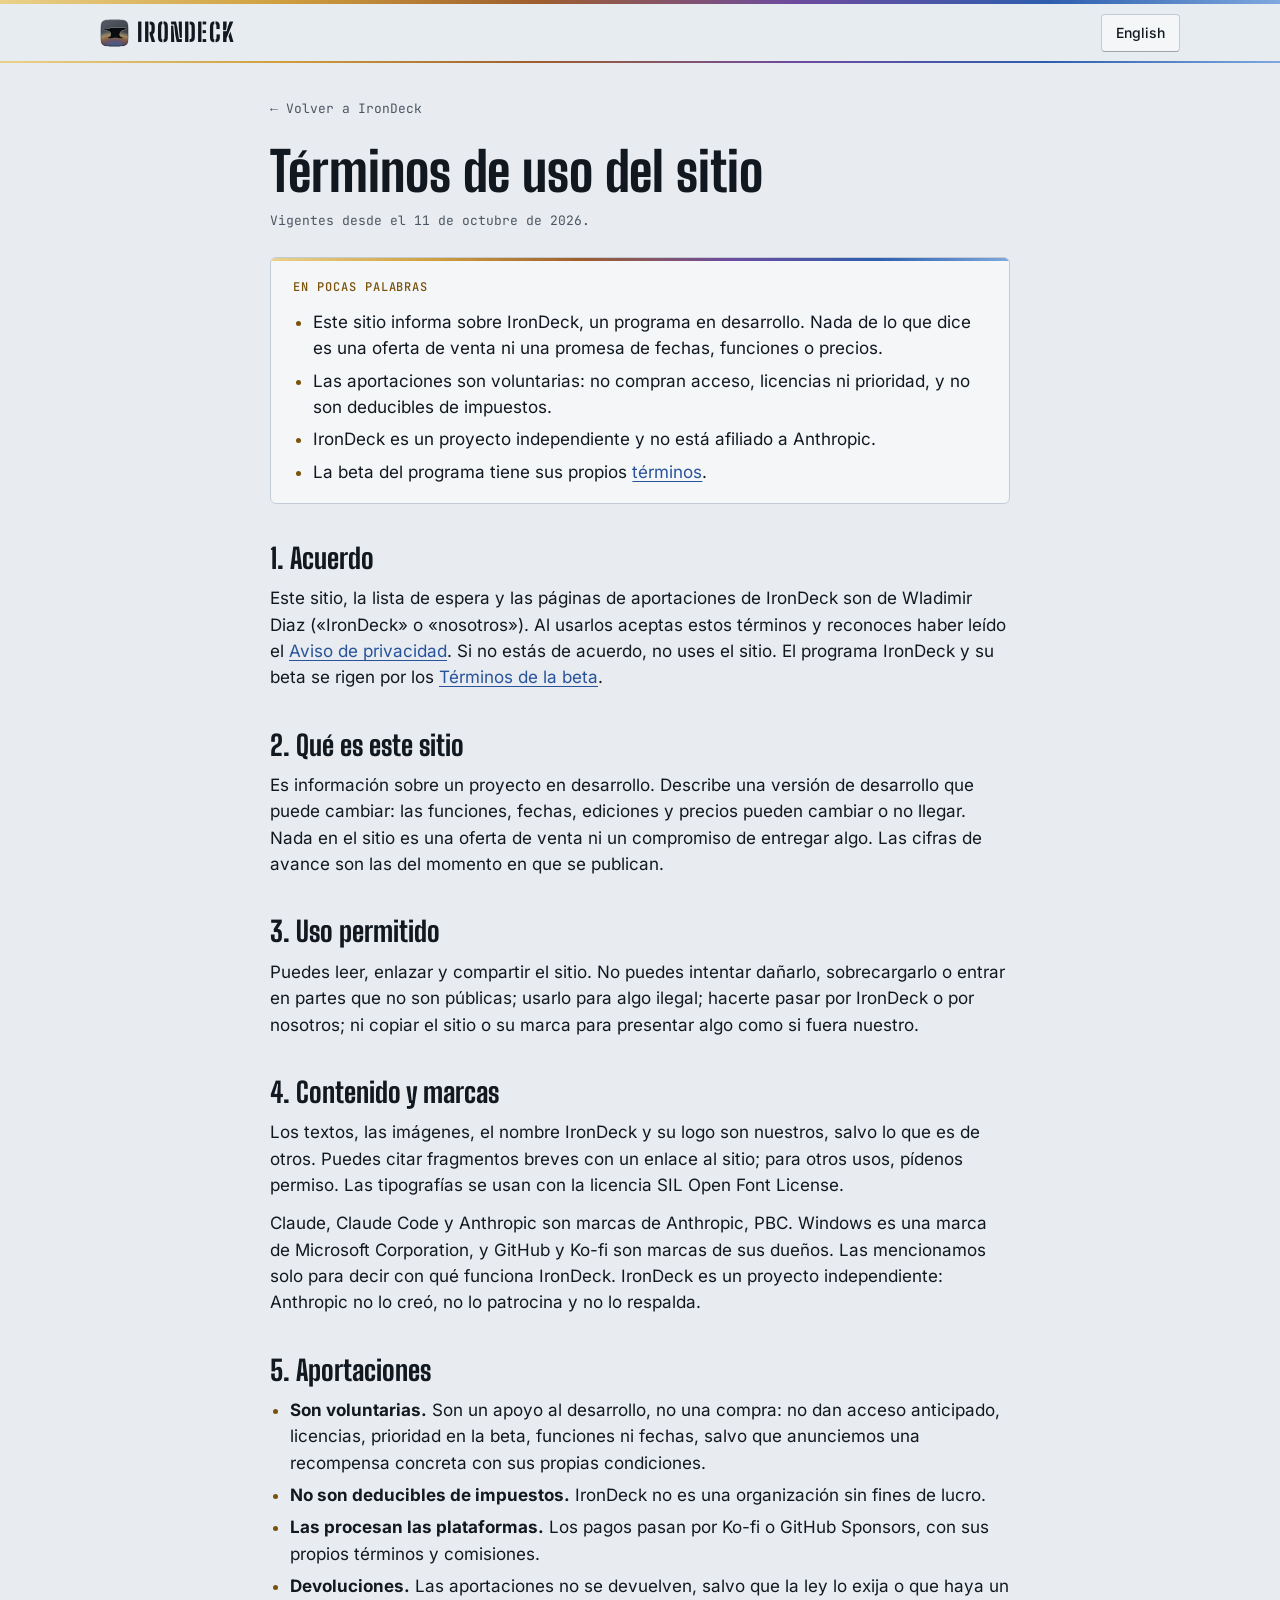
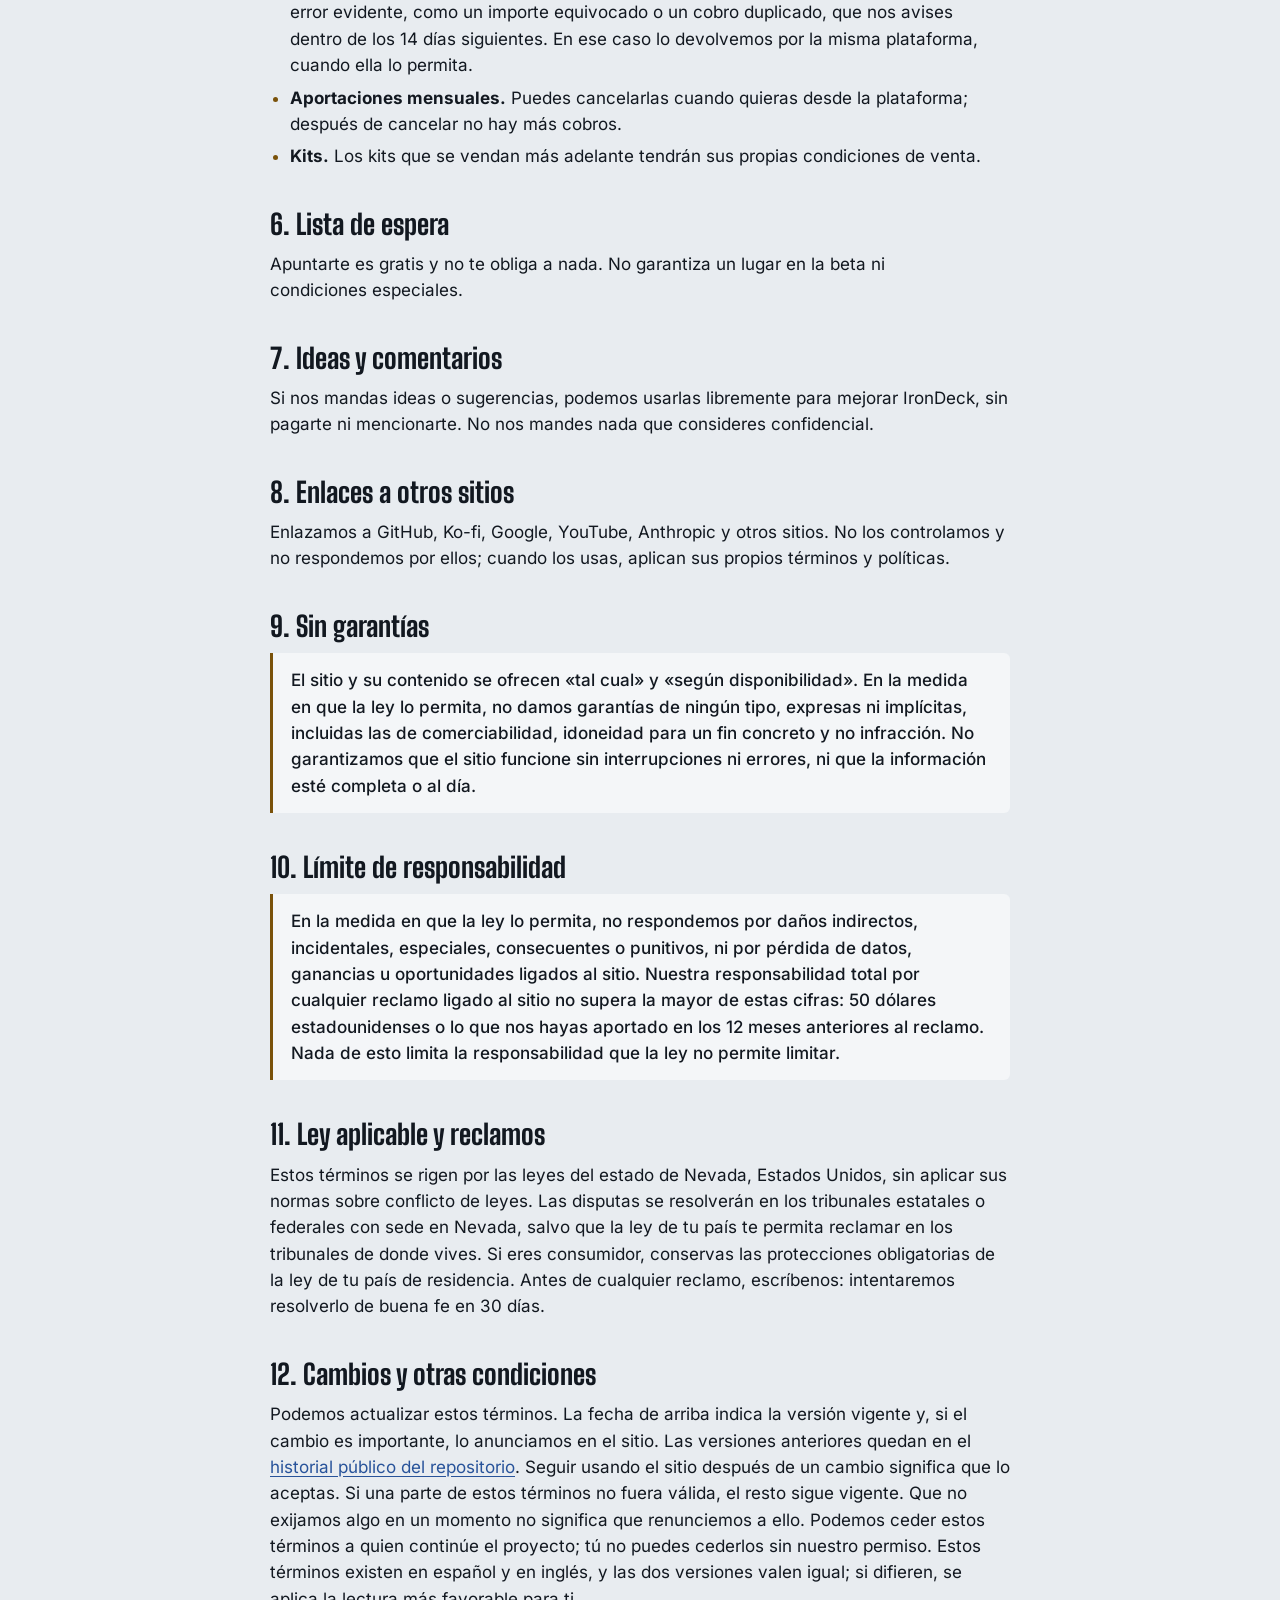
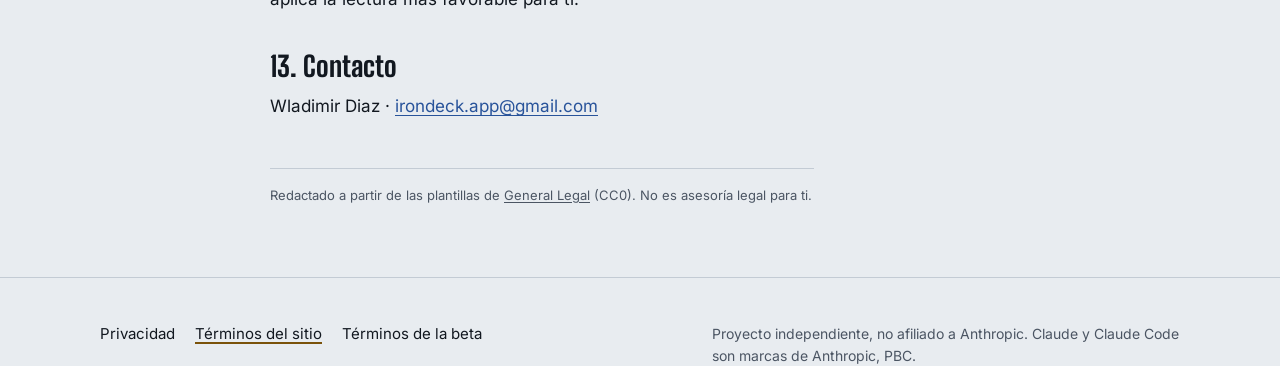
<file: terminos.html>
<!doctype html>
<html lang="es">
<head>
<meta charset="utf-8">
<meta name="viewport" content="width=device-width, initial-scale=1, viewport-fit=cover">
<title>Términos de uso del sitio | IronDeck</title>
<meta name="description" content="Las condiciones para usar el sitio de IronDeck, su lista de espera y las aportaciones.">
<link rel="canonical" href="https://dwladimirl.github.io/irondeck/terminos.html">
<link rel="alternate" hreflang="es" href="https://dwladimirl.github.io/irondeck/terminos.html">
<link rel="alternate" hreflang="en" href="https://dwladimirl.github.io/irondeck/en/terms.html">
<link rel="alternate" hreflang="x-default" href="https://dwladimirl.github.io/irondeck/en/terms.html">
<meta name="theme-color" content="#151b23">
<link rel="icon" href="favicon.ico" sizes="32x32">
<link rel="icon" href="marca/irondeck-icono-simple.svg" type="image/svg+xml">
<link rel="apple-touch-icon" href="apple-touch-icon.png">
<link rel="preload" href="fuentes/inter-latin-wght-normal.woff2" as="font" type="font/woff2" crossorigin>
<style>
@font-face{font-family:"Inter";font-style:normal;font-weight:400 700;font-display:swap;src:url("fuentes/inter-latin-wght-normal.woff2") format("woff2")}
@font-face{font-family:"Big Shoulders Display";font-style:normal;font-weight:700;font-display:swap;src:url("fuentes/big-shoulders-display-latin-700-normal.woff2") format("woff2")}
@font-face{font-family:"Big Shoulders Display";font-style:normal;font-weight:800;font-display:swap;src:url("fuentes/big-shoulders-display-latin-800-normal.woff2") format("woff2")}
@font-face{font-family:"Big Shoulders Stencil Display";font-style:normal;font-weight:800;font-display:swap;src:url("fuentes/big-shoulders-stencil-display-latin-800-normal.woff2") format("woff2")}
@font-face{font-family:"JetBrains Mono";font-style:normal;font-weight:400 600;font-display:swap;src:url("fuentes/jetbrains-mono-latin-wght-normal.woff2") format("woff2")}
/* Layout: a control deck. An instrument header, a hero split between the promise and a sample deck panel, a spec strip, then sections that alternate paper and raised paper on a 1120px frame. The temper colors (straw to blue, the colors steel takes as it is tempered) are the one signature: top edge, the underline of the hero's last line, the deck's top rule, the reading thread and the progress bar. */
:root {
  --bg: #e8ecf0;
  --bg-raised: #f4f6f8;
  --ink: #121820;
  --ink-2: #4b5563;
  --line: #c3cbd4;
  --accent: #28539a;
  --accent-ink: #f7f9fc;
  --straw: #7a520a;
  --done: #28539a;

  --deck-bg: #151b23;
  --deck-raised: #1e2630;
  --deck-line: #2f3a47;
  --deck-ink: #dce3eb;
  --deck-muted: #8e9aa9;
  --deck-straw: #e4c06a;
  --deck-blue: #8bafe8;
  --deck-ok: #86c9a6;
  --sombra: #0b1424;
  --brillo: rgba(40, 83, 154, 0.07);

  --t1: #ead18a; --t2: #cf9f3e; --t3: #9e5e2e; --t4: #6e4b9e; --t5: #2e5eae; --t6: #7ea8de;
  --temper: linear-gradient(90deg, var(--t1), var(--t2) 22%, var(--t3) 42%, var(--t4) 62%, var(--t5) 82%, var(--t6));

  --f-display: "Big Shoulders Display", "Arial Narrow", "Helvetica Neue", Arial, sans-serif;
  --f-stencil: "Big Shoulders Stencil Display", "Big Shoulders Display", "Arial Narrow", Arial, sans-serif;
  --f-body: "Inter", "Helvetica Neue", Arial, sans-serif;
  --f-mono: "JetBrains Mono", ui-monospace, "Cascadia Mono", Consolas, monospace;

  --dur-fast: 0.18s;
  --ease: cubic-bezier(0.22, 1, 0.36, 1);

  --frame: 1120px;
  --r: 6px;
  --r-chapa: 10px;
  --aire-seccion: 128px 120px;
  --aire-seccion-tel: 104px 96px;
  color-scheme: light;
}
@media (prefers-color-scheme: dark) {
  :root:not([data-theme="light"]) {
    --sombra: #000; --brillo: rgba(255, 255, 255, 0.06);
    --bg: #0f1318; --bg-raised: #161b22; --ink: #e4e9ef; --ink-2: #9ba6b4; --line: #29313b;
    --accent: #86abe6; --accent-ink: #0d1219; --straw: #e2bd63; --done: #86abe6;
    --deck-bg: #1a212a; --deck-raised: #222a35; --deck-line: #35414f;
    color-scheme: dark;
  }
}
:root[data-theme="dark"] {
  --sombra: #000; --brillo: rgba(255, 255, 255, 0.06);
  --bg: #0f1318; --bg-raised: #161b22; --ink: #e4e9ef; --ink-2: #9ba6b4; --line: #29313b;
  --accent: #86abe6; --accent-ink: #0d1219; --straw: #e2bd63; --done: #86abe6;
  --deck-bg: #1a212a; --deck-raised: #222a35; --deck-line: #35414f;
  color-scheme: dark;
}

*, *::before, *::after { box-sizing: border-box; }
html { -webkit-text-size-adjust: 100%; scroll-behavior: smooth; scroll-padding-top: 72px; }
@media (prefers-reduced-motion: reduce) { html { scroll-behavior: auto; } }
body {
  margin: 0;
  background: var(--bg);
  color: var(--ink);
  font-family: var(--f-body);
  font-size: 1.0625rem;
  line-height: 1.55;
}
img { max-width: 100%; height: auto; }
[hidden] { display: none !important; }

a { color: var(--accent); text-underline-offset: 0.18em; }
a:hover { text-decoration-thickness: 2px; }
:focus-visible { outline: 2px solid var(--accent); outline-offset: 3px; border-radius: 2px; }
.deck :focus-visible, .final :focus-visible { outline-color: var(--deck-blue); }

h1, h2, h3, h4 { text-wrap: balance; margin: 0; }
p { margin: 0; text-wrap: wrap; }
@media (min-width: 761px) { p { text-wrap: pretty; } }
ul, ol, dl, dd { margin: 0; padding: 0; list-style: none; }
code { font-family: var(--f-mono); font-size: 0.9em; white-space: nowrap; }
.nw { white-space: nowrap; }

.frame { max-width: var(--frame); margin-inline: auto; padding-inline: 20px; }

.skip { position: absolute; left: -999px; top: 0; background: var(--accent); color: var(--accent-ink); padding: 8px 12px; z-index: 10; }
.skip:focus { left: 12px; top: 12px; }

.temper-edge { height: 4px; background: var(--temper); }

.section-head .label::before { content: ""; display: inline-block; width: 22px; height: 2px; margin-inline-end: 0.9em; vertical-align: middle; background: var(--straw); }
.label .dato { color: var(--ink-2); }
.label .dato::before { content: "·"; margin-inline: 0.7em; color: var(--straw); }
.section-head .label { color: var(--ink); }
.label {
  font-family: var(--f-mono);
  font-size: 0.75rem;
  font-weight: 500;
  letter-spacing: 0.08em;
  text-transform: uppercase;
  color: var(--ink-2);
}

/* Header */
.top {
  position: sticky;
  top: env(safe-area-inset-top, 0px);
  z-index: 5;
  background: color-mix(in srgb, var(--bg) 84%, transparent);
  -webkit-backdrop-filter: blur(12px) saturate(1.3);
  backdrop-filter: blur(12px) saturate(1.3);
  border-bottom: 1px solid var(--line);
}
.top-inner { display: flex; align-items: center; gap: 22px; padding-block: 10px; }
.mark {
  display: inline-flex;
  align-items: center;
  gap: 0.34em;
  font-family: var(--f-stencil);
  font-weight: 800;
  font-size: 1.6rem;
  letter-spacing: 0.04em;
  line-height: 1;
  color: var(--ink);
  text-decoration: none;
}
.mark-icono { width: 1.12em; height: 1.12em; flex: none; }
.nav { display: flex; gap: 20px; margin-inline-start: auto; }
.nav a { color: var(--ink-2); text-decoration: none; font-size: 0.9375rem; }
.nav a:hover { color: var(--ink); }
.lang-link {
  display: inline-flex;
  align-items: center;
  min-height: 38px;
  font-family: var(--f-body);
  font-weight: 500;
  font-size: 0.875rem;
  color: var(--ink);
  text-decoration: none;
  background: var(--bg-raised);
  border: 1px solid var(--line);
  border-block-end-color: color-mix(in srgb, var(--ink) 22%, var(--line));
  border-radius: 4px;
  padding: 0 14px;
}
.lang-link:hover { background: color-mix(in srgb, var(--ink) 5%, var(--bg-raised)); }
.top .btn { min-height: 38px; padding: 0 16px; font-size: 0.875rem; }
/* The sections live in the compass and the links in the menu, at every width: the bar no longer carries the section links */
.nav { display: none; }
.lang-link { margin-inline-start: auto; }
@media (max-width: 400px) {
  .top-inner { gap: 10px; }
  .mark { font-size: 1.35rem; }
  .top .btn { padding: 0 12px; font-size: 0.8125rem; }
}

/* Buttons */
/* Buttons follow the standard Windows control shape: 4px corners, a quiet fill, a slightly darker bottom edge,
   medium-weight label. Pressing one flattens it instead of bouncing. */
.btn {
  position: relative;
  display: inline-flex;
  align-items: center;
  justify-content: center;
  gap: 10px;
  min-height: 40px;
  padding: 0 18px;
  border-radius: 4px;
  border: 1px solid var(--line);
  border-block-end-color: color-mix(in srgb, var(--ink) 22%, var(--line));
  background: var(--bg-raised);
  color: var(--ink);
  font-weight: 500;
  font-size: 0.9375rem;
  line-height: 1.2;
  letter-spacing: 0.002em;
  text-decoration: none;
  cursor: pointer;
  box-shadow: 0 1px 1px color-mix(in srgb, var(--sombra) 6%, transparent);
}
.btn:hover { text-decoration: none; background: color-mix(in srgb, var(--ink) 5%, var(--bg-raised)); }
.btn:active { background: var(--bg); color: var(--ink-2); box-shadow: none; }
.btn-lg { min-height: 46px; padding: 0 24px; font-size: 1rem; }
.btn-primary {
  background: var(--accent);
  border-color: color-mix(in srgb, var(--accent) 82%, #000);
  border-block-end-color: color-mix(in srgb, var(--accent) 60%, #000);
  color: var(--accent-ink);
  font-weight: 600;
  box-shadow: inset 0 1px 0 rgba(255, 255, 255, 0.14), 0 1px 2px color-mix(in srgb, var(--sombra) 14%, transparent);
}
.btn-primary:hover { background: color-mix(in srgb, var(--accent) 90%, #fff); }
.btn-primary:active { background: color-mix(in srgb, var(--accent) 88%, #000); color: var(--accent-ink); }
.soon {
  font-family: var(--f-mono);
  font-size: 0.75rem;
  font-weight: 500;
  letter-spacing: 0.08em;
  text-transform: uppercase;
  color: var(--ink-2);
  border: 1px dashed var(--line);
  border-radius: var(--r);
  padding: 10px 14px;
}

/* Hero */
.hero { padding-block: 56px 64px; }
.hero-grid { display: grid; grid-template-columns: minmax(0, 1.08fr) minmax(0, 0.92fr); gap: 56px; align-items: center; }
.hero h1 {
  font-family: var(--f-display);
  font-weight: 800;
  font-size: clamp(2.75rem, 3.4vw + 1.2rem, 4.25rem);
  line-height: 0.95;
  letter-spacing: 0.002em;
  margin-block: 0 22px;
}
/* The keyword line sits inside the H1, styled as the small mono kicker above the promise */
.h1-kicker {
  display: block;
  margin-block-end: 20px;
  font-family: var(--f-mono);
  font-size: 0.75rem;
  font-weight: 500;
  line-height: 1.4;
  letter-spacing: 0.08em;
  text-transform: uppercase;
  color: var(--ink-2);
}
.cta-nota { margin-block-start: 12px; font-size: 0.875rem; color: var(--ink-2); }
.cta-nota a { color: inherit; }
.sr-only { position: absolute; width: 1px; height: 1px; padding: 0; margin: -1px; overflow: hidden; clip: rect(0 0 0 0); white-space: nowrap; border: 0; }
.h1-end {
  display: table;
  margin-block-start: 0.08em;
  padding-block-end: 0.1em;
  background-image: var(--temper);
  background-repeat: no-repeat;
  background-size: 100% 0.09em;
  background-position: 0 100%;
}
.lede { font-size: 1.1875rem; line-height: 1.45; color: var(--ink-2); max-width: 44ch; }
.ctas { display: flex; flex-wrap: wrap; align-items: center; gap: 12px; margin-block-start: 30px; }
.proof {
  display: flex;
  flex-wrap: wrap;
  gap: 6px 18px;
  margin-block-start: 22px;
  font-family: var(--f-mono);
  font-size: 0.8125rem;
  color: var(--ink-2);
}
.proof li { display: inline-flex; align-items: start; gap: 8px; }
.proof li::before { content: ""; flex: none; width: 6px; height: 6px; margin-block-start: 0.5em; border-radius: 1px; background: var(--straw); }
.proof a { color: inherit; text-decoration-color: var(--line); }
.proof a:hover { color: var(--ink); text-decoration-color: currentColor; }
@media (max-width: 880px) {
  .hero { padding-block: 32px 48px; }
  .hero-grid { grid-template-columns: minmax(0, 1fr); gap: 40px; }
}
@media (max-width: 600px) {
  .hero { padding-block: 24px 40px; }
  .hero-grid { gap: 32px; }
  .hero h1 { font-size: 2.375rem; line-height: 1; margin-block: 0 16px; }
  .h1-kicker { margin-block-end: 14px; font-size: 0.6875rem; }
  .lede { font-size: 1.0625rem; line-height: 1.5; max-width: none; }
  .ctas { gap: 10px; margin-block-start: 24px; }
  .ctas .btn { flex: 1 1 100%; justify-content: center; }
  .ctas .btn-lg { padding: 0 18px; font-size: 1rem; }
  .ctas .btn-lg:not(.btn-primary) { border-color: var(--line); font-weight: 500; }
  .proof { gap: 6px; margin-block-start: 18px; font-size: 0.75rem; }
  .proof li { width: 100%; }
  .proof li:nth-child(3) { display: none; }
}

/* Deck panel (sample) */
.deck { margin: 0; min-width: 0; }
.deck-shell {
  background: var(--deck-bg);
  color: var(--deck-ink);
  border: 1px solid var(--deck-line);
  border-radius: 10px;
  overflow: hidden;
  box-shadow: 0 1px 0 rgba(255,255,255,0.04) inset, 0 24px 48px -28px rgba(10, 16, 24, 0.55);
  font-size: 0.875rem;
}
.deck-shell::before { content: ""; display: block; height: 3px; background: var(--temper); }
.deck-bar {
  display: flex; align-items: center; gap: 10px;
  padding: 10px 14px;
  border-bottom: 1px solid var(--deck-line);
  font-family: var(--f-mono);
  font-size: 0.75rem;
  color: var(--deck-muted);
}
.deck-bar b { font-family: var(--f-stencil); font-weight: 800; font-size: 1rem; letter-spacing: 0.05em; color: var(--deck-ink); }
.deck-bar b { display: inline-flex; align-items: center; gap: 7px; }
.deck-bar b img { width: 18px; height: 18px; }
.deck-bar .proj { margin-inline-start: auto; }
.deck-body { display: grid; gap: 14px; padding: 16px; }
.deck-label { font-family: var(--f-mono); font-size: 0.6875rem; letter-spacing: 0.08em; text-transform: uppercase; color: var(--deck-muted); margin-block-end: 8px; }
.steps { display: grid; gap: 6px; }
.step {
  display: grid;
  grid-template-columns: 14px minmax(0, 1fr) auto;
  gap: 10px;
  align-items: center;
  padding: 8px 10px;
  background: var(--deck-raised);
  border-radius: 4px;
}
.step .dot { width: 8px; height: 8px; border-radius: 50%; background: var(--deck-line); justify-self: center; }
.step[data-s="ok"] .dot { background: var(--deck-ok); }
.step[data-s="run"] .dot { background: var(--deck-straw); box-shadow: 0 0 0 4px rgba(228, 192, 106, 0.16); }
.step .name { min-width: 0; }
.step .meta { display: block; font-family: var(--f-mono); font-size: 0.6875rem; color: var(--deck-muted); }
.step .state { font-family: var(--f-mono); font-size: 0.6875rem; color: var(--deck-muted); white-space: nowrap; }
.step[data-s="run"] .state { color: var(--deck-straw); }
.step[data-s="ok"] .state { color: var(--deck-ok); }
.gauges { display: grid; grid-template-columns: repeat(3, minmax(0, 1fr)); gap: 8px; }
.gauge { background: var(--deck-raised); border-radius: 4px; padding: 10px; min-width: 0; }
.gauge p { font-family: var(--f-mono); font-size: 0.625rem; letter-spacing: 0.06em; text-transform: uppercase; color: var(--deck-muted); }
.gauge strong { display: block; font-family: var(--f-display); font-weight: 700; font-size: 1.5rem; line-height: 1.1; margin-block: 2px 6px; font-variant-numeric: tabular-nums; }
.bar { height: 4px; background: var(--deck-line); border-radius: 2px; overflow: hidden; }
.bar i { display: block; height: 100%; background: var(--deck-blue); }
.bar i.warm { background: var(--deck-straw); }
.tray { display: grid; gap: 6px; }
.ask { background: var(--deck-raised); border-radius: 4px; padding: 10px; display: grid; gap: 8px; border-left: 2px solid var(--deck-straw); }
.ask-actions { display: flex; flex-wrap: wrap; gap: 6px; }
.chip { font-family: var(--f-mono); font-size: 0.6875rem; padding: 3px 8px; border-radius: 3px; border: 1px solid var(--deck-line); color: var(--deck-ink); }
.chip.go { background: var(--deck-blue); border-color: var(--deck-blue); color: var(--deck-bg); }
.guard { display: flex; align-items: center; gap: 8px; font-family: var(--f-mono); font-size: 0.6875rem; color: var(--deck-ok); }
.guard::before { content: ""; width: 6px; height: 6px; border-radius: 50%; background: var(--deck-ok); }
.deck figcaption { margin-block-start: 10px; font-family: var(--f-mono); font-size: 0.75rem; color: var(--ink-2); }
@media (max-width: 600px) {
  .deck-body { padding: 14px; gap: 12px; }
  .tray .ask + .ask { display: none; }
}
@media (max-width: 420px) {
  .gauges { grid-template-columns: minmax(0, 1fr) minmax(0, 1fr); }
  .gauges .gauge:first-child { grid-column: 1 / -1; }
}

/* Spec strip */
.strip { background: var(--bg-raised); border-block: 1px solid var(--line); }
.strip-grid { display: grid; grid-template-columns: repeat(4, minmax(0, 1fr)); }
.strip-grid > div { padding: 18px 20px; border-inline-start: 1px solid var(--line); min-width: 0; }
.strip-grid > div:first-child { border-inline-start: 0; padding-inline-start: 0; }
.strip dt { font-family: var(--f-mono); font-size: 0.6875rem; font-weight: 500; letter-spacing: 0.08em; text-transform: uppercase; color: var(--straw); margin-block-end: 4px; }
.strip dd { font-size: 0.9375rem; line-height: 1.45; }
@media (max-width: 860px) {
  .strip-grid { grid-template-columns: repeat(2, minmax(0, 1fr)); }
  .strip-grid > div { padding: 14px 16px; }
  .strip-grid > div:nth-child(odd) { border-inline-start: 0; padding-inline-start: 0; }
  .strip-grid > div:nth-child(n+3) { border-top: 1px solid var(--line); }
}
@media (max-width: 460px) {
  .strip-grid > div { padding: 12px 0 12px 14px; }
  .strip-grid > div:nth-child(odd) { padding-inline-start: 0; }
  .strip dd { font-size: 0.875rem; }
}

/* Sections */
.section { --surface: var(--bg); padding-block: var(--aire-seccion); }
.section.alt { --surface: var(--bg-raised); background: var(--bg-raised); }
.section:not(.alt) + .section:not(.alt) { border-top: 1px solid var(--line); }
.section-head { display: grid; gap: 12px; margin-block-end: 36px; }
.section h2 {
  font-family: var(--f-display);
  font-weight: 800;
  font-size: clamp(2.375rem, 3.2vw + 1.2rem, 3.75rem);
  line-height: 0.95;
  letter-spacing: -0.005em;
}
.section-head p { color: var(--ink-2); max-width: 62ch; }
@media (max-width: 600px) { .section { padding-block: 56px; } }

/* Problem */
.pains { display: grid; grid-template-columns: minmax(0, 1.3fr) minmax(0, 1fr); gap: 28px 40px; }
.pains li { border-top: 2px solid var(--ink); padding-block-start: 14px; }
.pains li:first-child { grid-row: span 2; }
.pains li:first-child h3 { font-family: var(--f-display); font-weight: 800; font-size: 2rem; line-height: 1; margin-block-end: 12px; }
.pains li:first-child p { font-size: 1.1875rem; max-width: 34ch; }
.pains h3 { font-size: 1.125rem; font-weight: 600; margin-block-end: 6px; }
.pains p { color: var(--ink-2); }
.answer { margin-block-start: 44px; font-family: var(--f-display); font-weight: 800; font-size: clamp(1.75rem, 1.6vw + 1.1rem, 2.375rem); line-height: 1.05; }
@media (max-width: 820px) {
  .pains { grid-template-columns: minmax(0, 1fr); gap: 22px; }
  .pains li:first-child { grid-row: auto; }
}

/* How it works */
.how { display: grid; grid-template-columns: minmax(0, 0.9fr) minmax(0, 1.1fr); gap: 56px; }
.how-intro p + p { margin-block-start: 14px; }
.how-intro > p { max-width: 46ch; }
@media (min-width: 821px) { .how-intro { position: sticky; top: 96px; align-self: start; } }
.process { counter-reset: s; display: grid; }
.process li {
  counter-increment: s;
  display: grid;
  grid-template-columns: 44px minmax(0, 1fr);
  gap: 16px;
  padding-block: 18px;
  border-top: 1px solid var(--line);
}
.process li:last-child { border-bottom: 1px solid var(--line); }
.process li { position: relative; }
.process li::before {
  content: counter(s, decimal-leading-zero);
  display: grid;
  place-items: center;
  width: 34px;
  height: 34px;
  border: 1px solid var(--line);
  border-radius: 50%;
  background: var(--surface);
  font-family: var(--f-mono);
  font-weight: 500;
  font-size: 0.8125rem;
  color: var(--straw);
  position: relative;
  z-index: 1;
}
.process li:not(:last-child)::after {
  content: "";
  position: absolute;
  left: 17px;
  top: 52px;
  bottom: -18px;
  width: 1px;
  background: linear-gradient(var(--straw), var(--line));
  opacity: 0.6;
}
.process h3 { font-size: 1.125rem; font-weight: 600; margin-block-end: 4px; }
.process p { color: var(--ink-2); }
@media (max-width: 820px) { .how { grid-template-columns: minmax(0, 1fr); gap: 28px; } }
@media (max-width: 600px) { .process li { grid-template-columns: 34px minmax(0, 1fr); gap: 12px; } }

/* Features: three pillars as rows */
.pillars { display: grid; }
.pillar {
  display: grid;
  grid-template-columns: minmax(0, 0.7fr) minmax(0, 2fr);
  gap: 20px 40px;
  padding-block: 28px;
  border-top: 2px solid var(--ink);
}
.pillar > h3 { font-family: var(--f-display); font-weight: 800; font-size: 1.875rem; line-height: 1; }
.feats { display: grid; grid-template-columns: repeat(2, minmax(0, 1fr)); gap: 22px 36px; }
.feat h4 { margin-block-end: 4px; font-size: 1.125rem; font-weight: 600; }
.feat p { color: var(--ink-2); font-size: 0.9375rem; }
.extra { margin-block-start: 8px; padding-block-start: 22px; border-top: 1px solid var(--line); color: var(--ink-2); }
@media (max-width: 900px) { .pillar { grid-template-columns: minmax(0, 1fr); } }
@media (max-width: 560px) { .feats { grid-template-columns: minmax(0, 1fr); } }

/* What sets it apart: the answer to the three pains, four cards with a line icon */
.diffs { display: grid; grid-template-columns: repeat(4, minmax(0, 1fr)); gap: 16px; margin-block-start: 28px; }
.diff {
  position: relative;
  min-width: 0;
  padding: 20px 18px 18px;
  background: var(--bg-raised);
  border: 1px solid var(--line);
  border-radius: var(--r);
  overflow: hidden;
}
.diff-key::before { content: ""; position: absolute; inset: 0 0 auto 0; height: 3px; background: var(--temper); }
.diff-ico { display: inline-grid; place-items: center; width: 40px; height: 40px; margin-block-end: 14px; border: 1px solid var(--line); border-radius: var(--r); color: var(--straw); }
.diff-ico svg { width: 22px; height: 22px; fill: none; stroke: currentColor; stroke-width: 1.6; stroke-linecap: round; stroke-linejoin: round; }
.diff h3 { font-size: 1.125rem; font-weight: 600; margin-block-end: 6px; }
.diff p { color: var(--ink-2); font-size: 0.9375rem; }
@media (min-width: 561px) {
  .diffs { grid-template-rows: auto auto 1fr; row-gap: 0; }
  .diff { display: grid; grid-row: span 3; grid-template-rows: subgrid; row-gap: 0; align-content: start; }
}
@media (max-width: 960px) { .diffs { grid-template-columns: repeat(2, minmax(0, 1fr)); row-gap: 16px; } }
@media (max-width: 560px) {
  .diffs { grid-template-columns: minmax(0, 1fr); gap: 10px; }
  .diff { display: grid; grid-template-columns: 40px minmax(0, 1fr); gap: 2px 14px; padding: 16px; }
  .diff-ico { grid-row: span 2; margin: 0; }
}

/* Folded blocks: the spec sheet, earlier updates and FAQ answers open on demand */
.plegable { margin-block-start: 8px; }
.plegable > summary,
.faq summary {
  display: flex;
  align-items: center;
  justify-content: space-between;
  gap: 16px;
  cursor: pointer;
  list-style: none;
}
.plegable > summary::-webkit-details-marker,
.faq summary::-webkit-details-marker { display: none; }
.plegable > summary {
  min-height: 50px;
  padding: 0 18px;
  border: 1px solid var(--line);
  border-block-end-color: color-mix(in srgb, var(--ink) 18%, var(--line));
  border-radius: 4px;
  background: color-mix(in srgb, var(--ink) 3%, var(--surface));
  font-weight: 500;
  transition: background-color 0.2s var(--ease);
}
.plegable > summary:hover { background: color-mix(in srgb, var(--ink) 6%, var(--surface)); }
.plegable > summary::after,
.faq summary::after {
  content: "";
  flex: none;
  width: 10px;
  height: 10px;
  margin-inline-end: 4px;
  border-right: 2px solid var(--straw);
  border-bottom: 2px solid var(--straw);
  transform: translateY(-3px) rotate(45deg);
}
.plegable[open] > summary { margin-block-end: 24px; }
.plegable[open] > summary::after,
.faq details[open] summary::after { transform: translateY(2px) rotate(-135deg); }
.news-mas { margin-block-start: 20px; }
.news-mas[open] > summary { margin-block-end: 0; }
.news-mas .news li:first-child { border-top: 0; }

/* Technical details */
.spec-groups { display: grid; grid-template-columns: repeat(3, minmax(0, 1fr)); gap: 32px 40px; align-items: start; }
.spec-group { min-width: 0; }
.spec-title {
  font-family: var(--f-mono);
  font-size: 0.75rem;
  font-weight: 500;
  letter-spacing: 0.08em;
  text-transform: uppercase;
  padding-block-end: 10px;
  border-bottom: 2px solid var(--ink);
  margin-block-end: 4px;
}
.spec { padding-block: 12px; min-width: 0; }
.spec dt { font-family: var(--f-mono); font-size: 0.8125rem; font-weight: 500; color: var(--straw); margin-block-end: 2px; }
.spec dd { color: var(--ink-2); font-size: 0.9375rem; overflow-wrap: anywhere; }
.spec dd code { color: var(--ink); }
.not-yet {
  margin-block-start: 28px;
  padding: 14px 18px;
  border-left: 3px solid var(--t3);
  background: var(--bg);
  color: var(--ink-2);
}
.not-yet strong { color: var(--ink); font-weight: 600; }
@media (max-width: 900px) { .spec-groups { grid-template-columns: minmax(0, 1fr); } }

/* Progress */
.stats { display: grid; grid-template-columns: repeat(4, minmax(0, 1fr)); gap: 24px; margin-block-end: 40px; }
.stat { border-top: 1px solid var(--ink); padding-block-start: 12px; min-width: 0; }
.stat strong { display: block; font-family: var(--f-display); font-weight: 800; font-size: clamp(2.25rem, 2.4vw + 1rem, 3rem); line-height: 1; font-variant-numeric: tabular-nums; }
.stat > span { display: block; margin-block-start: 6px; color: var(--ink-2); font-size: 0.9375rem; }
@media (max-width: 820px) { .stats { grid-template-columns: repeat(2, minmax(0, 1fr)); } }

.meter { margin-block-end: 28px; }
.meter-track { position: relative; height: 12px; border-radius: 3px; background: var(--temper); overflow: hidden; }
.meter-rest { position: absolute; top: 0; bottom: 0; right: 0; background: var(--line); }
.meter-ticks { position: absolute; inset: 0; z-index: 2; display: grid; grid-template-columns: repeat(6, 1fr); }
.meter-ticks span { border-right: 2px solid var(--surface); }
.meter-ticks span:last-child { border-right: 0; }
.meter-scale { display: grid; grid-template-columns: repeat(6, 1fr); margin-block-start: 8px; font-family: var(--f-mono); font-size: 0.75rem; color: var(--ink-2); }

.phases { display: grid; }
.phase {
  display: grid;
  grid-template-columns: 56px minmax(0, 1fr) 132px;
  gap: 16px;
  align-items: baseline;
  padding-block: 16px;
  border-top: 1px solid var(--line);
}
.phase:last-child { border-bottom: 1px solid var(--line); }
.phase .num { font-family: var(--f-mono); font-size: 0.875rem; color: var(--ink-2); }
.phase h3 { font-size: 1.125rem; font-weight: 600; }
.phase p { color: var(--ink-2); font-size: 0.9375rem; margin-block-start: 2px; max-width: 70ch; }
.pill {
  justify-self: end;
  font-family: var(--f-mono);
  font-size: 0.6875rem;
  font-weight: 500;
  letter-spacing: 0.08em;
  text-transform: uppercase;
  padding: 3px 8px;
  border-radius: 3px;
  border: 1px solid var(--line);
  color: var(--ink-2);
  white-space: nowrap;
}
.pill[data-st="done"] { border-color: var(--done); color: var(--done); }
.pill[data-st="doing"] { border-color: var(--straw); color: var(--straw); background: color-mix(in srgb, var(--straw) 10%, transparent); }
.pill[data-st="later"] { border-style: dashed; }
@media (max-width: 640px) {
  .phase { grid-template-columns: 40px minmax(0, 1fr); row-gap: 10px; }
  .phase .pill { grid-column: 2; justify-self: start; margin-block-start: 0; }
}

/* Updates */
.news { display: grid; }
.news li {
  display: grid;
  grid-template-columns: 150px minmax(0, 1fr);
  gap: 20px;
  padding-block: 20px;
  border-top: 1px solid var(--line);
}
.news li:last-child { border-bottom: 1px solid var(--line); }
.news time { font-family: var(--f-mono); font-size: 0.8125rem; color: var(--ink-2); padding-block-start: 3px; }
.news h3 { font-size: 1.125rem; font-weight: 600; margin-block-end: 6px; }
.news p { color: var(--ink-2); max-width: 66ch; }
@media (max-width: 600px) { .news li { grid-template-columns: minmax(0, 1fr); gap: 4px; } }

/* Editions */
.editions { display: grid; grid-template-columns: minmax(0, 1.4fr) minmax(0, 1fr) minmax(0, 1fr); gap: 20px; }
.edition-main { background: color-mix(in srgb, var(--accent) 5%, var(--bg-raised)); }
.edition {
  display: grid;
  grid-template-rows: auto auto 1fr;
  gap: 10px;
  padding: 22px;
  background: var(--bg-raised);
  border: 1px solid var(--line);
  border-radius: var(--r);
  min-width: 0;
}
.edition-main { border-top: 3px solid var(--accent); }
.edition-head { display: flex; flex-wrap: wrap; align-items: baseline; justify-content: space-between; gap: 8px; }
.edition h3 { font-family: var(--f-display); font-weight: 800; font-size: 1.75rem; line-height: 1; }
.edition-main h3 { font-size: 2.25rem; }
.edition .pill { justify-self: auto; }
.edition .for { font-weight: 500; }
.edition p:last-child { color: var(--ink-2); font-size: 0.9375rem; }
@media (max-width: 900px) { .editions { grid-template-columns: minmax(0, 1fr); gap: 16px; } }

/* About */
.about { display: grid; grid-template-columns: minmax(0, 1.2fr) minmax(0, 0.8fr); gap: 48px; align-items: start; }
.about { align-items: center; }
.about > div:first-child > p { max-width: 58ch; }
.about > div:first-child > p + p { margin-block-start: 14px; color: var(--ink-2); }
.perfil { display: grid; gap: 18px; padding: 24px; background: var(--bg); border: 1px solid var(--line); border-radius: 10px; position: relative; overflow: hidden; }
.perfil::before { content: ""; position: absolute; inset: 0 0 auto 0; height: 3px; background: var(--temper); }
.perfil-cabeza { display: flex; align-items: center; gap: 16px; }
.perfil-icono { width: 64px; height: 64px; flex: none; }
.perfil-nombre { font-family: var(--f-display); font-weight: 800; font-size: 1.75rem; line-height: 1; }
.perfil-alias { margin-block-start: 6px; font-family: var(--f-mono); font-size: 0.8125rem; color: var(--ink-2); }
.perfil-datos { display: grid; gap: 8px; padding-block: 16px; border-block: 1px solid var(--line); font-size: 0.9375rem; color: var(--ink-2); }
.perfil-datos strong { color: var(--ink); font-weight: 600; }
.perfil-datos a { overflow-wrap: anywhere; }
.perfil-enlaces { display: flex; flex-wrap: wrap; gap: 10px; }
@media (max-width: 1000px) { .about { grid-template-columns: minmax(0, 1fr); gap: 28px; } .perfil { max-width: 480px; } }

/* Follow and support */
.join {
  display: grid;
  grid-template-columns: minmax(0, 1fr) auto;
  gap: 16px 32px;
  align-items: center;
  padding: 28px;
  background: var(--bg);
  border: 1px solid var(--line);
  border-radius: var(--r);
}
.join h3 { font-family: var(--f-display); font-weight: 800; font-size: 1.875rem; line-height: 1; margin-block-end: 8px; }
.join p { color: var(--ink-2); max-width: 54ch; }
.support-intro { margin-block: 36px 18px; color: var(--ink-2); max-width: 66ch; }
.ways { display: grid; grid-template-columns: repeat(3, minmax(0, 1fr)); gap: 16px; }
.way {
  display: grid;
  grid-template-rows: auto auto 1fr auto;
  justify-items: start;
  gap: 8px;
  min-width: 0;
  padding: 22px 20px 20px;
  background: var(--bg);
  border: 1px solid var(--line);
  border-radius: var(--r);
}
.way .diff-ico { margin-block-end: 6px; }
.way-gratis { position: relative; overflow: hidden; }
.way-gratis::before { content: ""; position: absolute; inset: 0 0 auto 0; height: 3px; background: var(--temper); }
.way h3 { font-size: 1.125rem; font-weight: 600; }
.way p { color: var(--ink-2); font-size: 0.9375rem; }
.way .btn, .way .soon { margin-block-start: 8px; }
@media (max-width: 860px) { .ways { grid-template-columns: minmax(0, 1fr); } }
.also { margin-block-start: 22px; color: var(--ink-2); }
@media (max-width: 640px) {
  .join { grid-template-columns: minmax(0, 1fr); padding: 22px 20px; }
  .join p, .way p, .diff p, .perfil-datos, .edition p { max-width: none; }
  .join .btn { justify-content: center; }
}

/* FAQ: heading on the left (it stays in view), the accordion on the right */
.faq-layout { display: grid; grid-template-columns: minmax(0, 0.8fr) minmax(0, 1.4fr); gap: 56px; align-items: start; }
.faq-layout .section-head { margin-block-end: 0; }
@media (min-width: 901px) { .faq-layout .section-head { position: sticky; top: 96px; } }
@media (max-width: 900px) { .faq-layout { grid-template-columns: minmax(0, 1fr); gap: 0; } .faq-layout .section-head { margin-block-end: 36px; } }
.faq { display: grid; border-top: 1px solid var(--line); }
.faq details { border-bottom: 1px solid var(--line); }
.faq summary { padding-block: 18px; }
.faq summary:hover h3 { color: var(--accent); }
.faq h3 { font-size: 1.125rem; font-weight: 600; }
.faq p { color: var(--ink-2); padding-block-end: 20px; max-width: 68ch; }

/* Closing band */
.final { background: var(--deck-bg); color: var(--deck-ink); }
.final-inner { display: grid; grid-template-columns: minmax(0, 1fr) auto; gap: 20px 40px; align-items: center; padding-block: 64px; }
.final-copy { display: flex; align-items: center; gap: 26px; }
.final-icono { width: 96px; height: 96px; flex: none; }
.final h2 { font-family: var(--f-display); font-weight: 800; font-size: clamp(2.125rem, 2.6vw + 1.2rem, 3.125rem); line-height: 1; }
.final p { color: var(--deck-muted); margin-block-start: 10px; max-width: 52ch; }
.final .btn-primary { --accent: var(--deck-blue); background: var(--deck-blue); border-color: color-mix(in srgb, var(--deck-blue) 80%, #000); color: var(--deck-bg); }
.final .btn-primary:hover { background: color-mix(in srgb, var(--deck-blue) 88%, #fff); }
.final .btn:not(.btn-primary) { background: transparent; border-color: var(--deck-line); color: var(--deck-ink); }
.final .btn:not(.btn-primary):hover { background: var(--deck-raised); }
@media (max-width: 900px) {
  .final-inner { grid-template-columns: minmax(0, 1fr); padding-block: 52px; }
  /* the icon stays beside the title: on a phone the title takes two lines, the icon matches their height */
  .final-copy { align-items: flex-start; gap: 16px; }
  .final-icono { width: 68px; height: 68px; }
  .final h2 { font-size: clamp(1.875rem, 8.8vw, 2.5rem); line-height: 1; text-wrap: balance; padding-block-start: 2px; }
  .final .btn { justify-content: center; }
}

/* Footer */
.foot { border-top: 1px solid var(--line); padding-block: 40px 48px; }
.foot-inner { display: grid; grid-template-columns: minmax(0, 1.4fr) repeat(3, minmax(0, 0.6fr)); gap: 28px 32px; }
.foot .mark { font-size: 1.35rem; }
.foot-brand p { color: var(--ink-2); font-size: 0.875rem; max-width: 46ch; margin-block-start: 10px; }
.foot-col h2 { font-family: var(--f-mono); font-size: 0.75rem; font-weight: 500; letter-spacing: 0.08em; text-transform: uppercase; color: var(--ink-2); margin-block-end: 10px; }
.foot-col ul { display: grid; gap: 2px; font-size: 0.9375rem; }
.foot-col a { display: inline-block; padding-block: 4px; color: var(--ink); text-decoration: none; }
.foot-col a:hover { text-decoration: underline; }
@media (max-width: 760px) { .foot-inner { grid-template-columns: repeat(2, minmax(0, 1fr)); } .foot-brand { grid-column: 1 / -1; } }

/* Legal pages: one reading column on the same paper, under the same header and temper edge. The summary box carries the temper rule; warranty and liability clauses sit in a marked box so they stand out. */
.foot-legal, .foot-legal > span { display: flex; flex-wrap: wrap; gap: 2px 16px; font-size: 0.875rem; }
.foot-legal { margin-block-start: 10px; }
.foot-legal a { color: var(--ink-2); padding-block: 4px; }
.foot-legal a:hover { color: var(--ink); }
.join-nota { margin-block-start: 8px; font-size: 0.875rem; }
.legal-top .lang-link { margin-inline-start: auto; }
.legal { padding-block: 32px 72px; }
.legal-frame { max-width: 780px; }
.legal-volver { margin-block-end: 22px; font-family: var(--f-mono); font-size: 0.8125rem; }
.legal-volver a { color: var(--ink-2); text-decoration: none; padding-block: 4px; display: inline-block; }
.legal-volver a:hover { color: var(--ink); text-decoration: underline; }
.legal h1 { font-family: var(--f-display); font-weight: 800; font-size: clamp(2.375rem, 2.4vw + 1.6rem, 3.375rem); line-height: 1; }
.legal-fecha { margin-block-start: 12px; font-family: var(--f-mono); font-size: 0.8125rem; color: var(--ink-2); }
.legal-resumen { position: relative; overflow: hidden; margin-block: 26px 4px; padding: 20px 22px 18px; background: var(--bg-raised); border: 1px solid var(--line); border-radius: var(--r); }
.legal-resumen::before { content: ""; position: absolute; inset: 0 0 auto 0; height: 3px; background: var(--temper); }
.legal-resumen-t { margin-block-end: 10px; font-family: var(--f-mono); font-size: 0.75rem; font-weight: 500; letter-spacing: 0.08em; text-transform: uppercase; color: var(--straw); }
.legal ul { display: grid; gap: 6px; padding-inline-start: 1.2em; list-style: disc; }
.legal ul li::marker { color: var(--straw); }
.legal h2 { margin-block: 40px 12px; font-family: var(--f-display); font-weight: 800; font-size: 1.75rem; line-height: 1.05; }
.legal h3 { margin-block: 24px 8px; font-size: 1.0625rem; font-weight: 600; }
.legal p + p, .legal p + ul, .legal ul + p { margin-block-start: 12px; }
.legal p, .legal li { max-width: 68ch; }
.legal-aviso { padding: 14px 18px; background: var(--bg-raised); border-inline-start: 3px solid var(--straw); border-radius: 0 var(--r) var(--r) 0; font-weight: 500; }
.legal mark { padding-inline: 0.25em; border-radius: 2px; background: var(--straw); color: var(--bg); }
.legal-borrador { margin-block-end: 22px; padding: 12px 16px; border: 1px dashed var(--straw); border-radius: var(--r); font-size: 0.9375rem; }
.legal-credito { margin-block-start: 48px; padding-block-start: 16px; border-top: 1px solid var(--line); font-size: 0.8125rem; color: var(--ink-2); }
.legal-credito a { color: inherit; }
.legal-foot-inner { display: flex; flex-wrap: wrap; justify-content: space-between; align-items: baseline; gap: 14px 32px; }
.legal-foot p { color: var(--ink-2); font-size: 0.875rem; max-width: 52ch; }
.legal-nav { display: flex; flex-wrap: wrap; gap: 2px 20px; font-size: 0.9375rem; }
.legal-nav a { display: inline-block; padding-block: 4px; color: var(--ink); text-decoration: none; }
.legal-nav a:hover, .legal-nav a[aria-current="page"] { text-decoration: underline; text-decoration-color: var(--straw); text-decoration-thickness: 2px; }
.legal-indice { margin-block-end: 8px; padding-block-end: 14px; border-bottom: 1px solid var(--line); }
.legal-seccion { padding-block-start: 40px; }
.legal-seccion + .legal-seccion { margin-block-start: 48px; border-top: 1px solid var(--line); }

/* Links menu for widths without the nav bar: waitlist, support, GitHub and contact (the sections live in the compass) */
.menu { display: block; position: relative; }
.menu > summary { list-style: none; cursor: pointer; display: grid; place-items: center; width: 40px; height: 38px; background: var(--bg-raised); border: 1px solid var(--line); border-block-end-color: color-mix(in srgb, var(--ink) 22%, var(--line)); border-radius: 4px; }
.menu > summary::-webkit-details-marker { display: none; }
.menu > summary:hover { border-color: var(--ink-2); }
.menu-ico, .menu-ico::before, .menu-ico::after { display: block; width: 16px; height: 2px; border-radius: 1px; background: var(--ink); }
.menu-ico { position: relative; }
.menu-ico::before, .menu-ico::after { content: ""; position: absolute; left: 0; }
.menu-ico::before { top: -5px; }
.menu-ico::after { top: 5px; }
.menu[open] .menu-ico { background: transparent; }
.menu[open] .menu-ico::before { top: 0; transform: rotate(45deg); }
.menu[open] .menu-ico::after { top: 0; transform: rotate(-45deg); }
.menu-panel {
  position: absolute;
  right: 0;
  top: calc(100% + 10px);
  display: grid;
  gap: 10px;
  width: min(320px, calc(100vw - 40px));
  padding: 24px 20px 14px;
  --carta: #ffffff;
  background: var(--carta);
  border: 1px solid color-mix(in srgb, var(--ink) 24%, var(--line));
  border-radius: 12px;
  box-shadow: 0 2px 4px rgba(8, 12, 18, 0.1), 0 14px 28px -8px rgba(8, 12, 18, 0.28), 0 40px 80px -24px rgba(8, 12, 18, 0.5);
  overflow: hidden;
}
@media (prefers-color-scheme: dark) { :root:not([data-theme="light"]) .menu-panel { --carta: #212a35; box-shadow: 0 2px 4px rgba(0, 0, 0, 0.4), 0 14px 28px -8px rgba(0, 0, 0, 0.6), 0 40px 80px -24px rgba(0, 0, 0, 0.85); } }
:root[data-theme="dark"] .menu-panel { --carta: #212a35; box-shadow: 0 2px 4px rgba(0, 0, 0, 0.4), 0 14px 28px -8px rgba(0, 0, 0, 0.6), 0 40px 80px -24px rgba(0, 0, 0, 0.85); }
.menu-panel::before { content: ""; position: absolute; inset: 0 0 auto 0; height: 5px; background: var(--temper); }
/* invitation-card keyline: a fine straw frame set inside the edge */
.menu-panel::after { content: ""; position: absolute; inset: 10px; border: 1px solid color-mix(in srgb, var(--straw) 45%, transparent); border-radius: 7px; pointer-events: none; }
.menu-titulo { color: var(--ink); }
.menu-titulo::before { content: ""; display: inline-block; width: 22px; height: 2px; margin-inline-end: 0.9em; vertical-align: middle; background: var(--straw); }
.menu-panel .btn { justify-content: center; }
.menu-nota { margin-block-start: -4px; font-size: 0.8125rem; text-align: center; color: var(--ink-2); }
.menu-enlaces { display: grid; padding-block-start: 4px; border-top: 1px solid var(--line); }
.menu-enlaces li + li { border-top: 1px solid color-mix(in srgb, var(--line) 60%, transparent); }
.menu-enlaces a {
  display: grid;
  grid-template-columns: 40px minmax(0, 1fr) 12px;
  align-items: center;
  gap: 12px;
  min-width: 0;
  padding: 8px;
  margin-inline: -8px;
  border-radius: var(--r);
  color: var(--ink);
  text-decoration: none;
}
.menu-enlaces a:hover { background: var(--bg); }
.menu-caja { display: grid; place-items: center; width: 40px; height: 40px; border: 1px solid var(--line); border-radius: var(--r); color: var(--straw); }
.menu-caja svg { width: 22px; height: 22px; fill: none; stroke: currentColor; stroke-width: 1.6; stroke-linecap: round; stroke-linejoin: round; }
.menu-txt { min-width: 0; }
.menu-txt strong { display: block; font-weight: 500; font-size: 0.9375rem; line-height: 1.3; }
.menu-txt small { display: block; font-size: 0.8125rem; line-height: 1.35; color: var(--ink-2); overflow-wrap: anywhere; }
.menu-fuera { width: 12px; height: 12px; fill: none; stroke: var(--ink-2); stroke-width: 1.6; stroke-linecap: round; stroke-linejoin: round; }
.menu-contacto { display: flex; align-items: center; gap: 8px; }
.menu-contacto a { flex: 1 1 auto; grid-template-columns: 40px minmax(0, 1fr); margin-inline-end: 0; }
.menu-copiar {
  flex: none;
  display: grid;
  place-items: center;
  width: 36px;
  height: 36px;
  padding: 0;
  color: var(--ink-2);
  background: var(--bg);
  border: 1px solid var(--line);
  border-block-end-color: color-mix(in srgb, var(--ink) 22%, var(--line));
  border-radius: 4px;
  cursor: pointer;
}
.menu-copiar:hover { color: var(--ink); background: color-mix(in srgb, var(--ink) 5%, var(--bg)); }
.menu-copiar svg { width: 18px; height: 18px; fill: none; stroke: currentColor; stroke-width: 1.6; stroke-linecap: round; stroke-linejoin: round; }
.menu-copiar-b, .menu-copiar.hecho .menu-copiar-a { display: none; }
.menu-copiar.hecho .menu-copiar-b { display: block; color: var(--straw); }
.menu-contacto small { white-space: nowrap; overflow: hidden; text-overflow: ellipsis; }
@media (max-width: 359px) { .menu-contacto small { font-size: 0.75rem; } }
@media (prefers-reduced-motion: no-preference) {
  .menu[open] .menu-panel { animation: menu-baja 0.3s var(--ease) both; }
  .menu[open] .menu-panel > *, .menu[open] .menu-enlaces li { animation: menu-baja 0.35s var(--ease) both; }
  .menu[open] .menu-panel > :nth-child(2) { animation-delay: 30ms; }
  .menu[open] .menu-panel > :nth-child(3) { animation-delay: 50ms; }
  .menu[open] .menu-enlaces li:nth-child(1) { animation-delay: 80ms; }
  .menu[open] .menu-enlaces li:nth-child(2) { animation-delay: 110ms; }
  .menu[open] .menu-enlaces li:nth-child(3) { animation-delay: 140ms; }
  .menu[open] .menu-enlaces li:nth-child(4) { animation-delay: 170ms; }
  @keyframes menu-baja { from { opacity: 0; transform: translateY(-6px); } }
}
@media (max-width: 600px) { .top-cta { display: none; } }

/* Hero: a faint dot grid behind the promise, fading out toward the edges */
.hero { position: relative; isolation: isolate; }
.hero::before {
  content: "";
  position: absolute;
  inset: 0;
  z-index: -1;
  background-image: radial-gradient(color-mix(in srgb, var(--ink) 16%, transparent) 1px, transparent 1.4px);
  background-size: 22px 22px;
  -webkit-mask-image: radial-gradient(ellipse 70% 60% at 70% 45%, #000 20%, transparent 75%);
  mask-image: radial-gradient(ellipse 70% 60% at 70% 45%, #000 20%, transparent 75%);
}

/* Deck panel: a temper-colored light travelling around its edge */
@property --giro { syntax: "<angle>"; inherits: false; initial-value: 0deg; }
.deck-shell { position: relative; }
.deck-shell::after {
  content: "";
  position: absolute;
  inset: 0;
  padding: 1px;
  border-radius: inherit;
  background: conic-gradient(from var(--giro), transparent 0 72%, var(--t2) 82%, var(--t5) 92%, transparent);
  -webkit-mask: linear-gradient(#000 0 0) content-box, linear-gradient(#000 0 0);
  -webkit-mask-composite: xor;
  mask: linear-gradient(#000 0 0) content-box exclude, linear-gradient(#000 0 0);
  pointer-events: none;
  opacity: 0;
}

/* Feature tabs (built by the page script; without it, the three pillars show in full) */
.tabs { position: relative; display: flex; gap: 6px; padding: 5px; margin-block-end: 8px; background: color-mix(in srgb, var(--ink) 5%, var(--surface)); border: 1px solid var(--line); border-radius: 10px; overflow-x: auto; scrollbar-width: none; }
.tab {
  flex: 1 0 auto;
  display: inline-flex;
  align-items: center;
  justify-content: center;
  gap: 10px;
  padding: 11px 16px;
  border: 1px solid transparent;
  border-radius: var(--r);
  background: transparent;
  color: var(--ink-2);
  font: 600 1rem/1.2 var(--f-body);
  cursor: pointer;
  white-space: nowrap;
}
.tab:hover { color: var(--ink); }
.tab { position: relative; z-index: 1; transition: color 0.3s var(--ease); }
.tab[aria-selected="true"] { color: var(--ink); }
.tab .ico { transition: transform 0.45s cubic-bezier(0.34, 1.56, 0.64, 1); }
.tab[aria-selected="true"] .ico { transform: scale(1.18) rotate(-6deg); }
.tab-indicador {
  position: absolute; z-index: 0; top: 5px; bottom: 5px; left: 0; width: 0;
  border: 1px solid var(--line); border-radius: 6px; background: var(--bg-raised);
  box-shadow: 0 1px 0 rgba(255, 255, 255, 0.03) inset, 0 8px 18px -10px color-mix(in srgb, var(--sombra) 45%, transparent);
  transition: transform 0.5s cubic-bezier(0.34, 1.3, 0.64, 1), width 0.5s cubic-bezier(0.34, 1.3, 0.64, 1);
}
.tab-indicador::after { content: ""; position: absolute; left: 14px; right: 14px; bottom: -1px; height: 3px; border-radius: 3px 3px 0 0; background: var(--straw); }
/* the incoming area: its cards arrive from the side you moved toward, one after another */
@media (prefers-reduced-motion: no-preference) {
  .pillar.entra .feat { animation: feat-entra 0.55s var(--ease) both; }
  .pillar.entra .feat:nth-child(2) { animation-delay: 0.06s; }
  .pillar.entra .feat:nth-child(3) { animation-delay: 0.12s; }
  .pillar.entra .feat:nth-child(4) { animation-delay: 0.18s; }
  @keyframes feat-entra { from { opacity: 0; transform: translate3d(calc(var(--dir, 1) * 32px), 12px, 0) scale(0.97); filter: blur(6px); } }
}
.tab .ico, .pillar > h3 .ico { width: 20px; height: 20px; flex: none; fill: none; stroke: var(--straw); stroke-width: 1.6; stroke-linecap: round; stroke-linejoin: round; }
.pillar > h3 { display: flex; align-items: center; gap: 12px; }
.pillar > h3 .ico { width: 26px; height: 26px; }
.con-pestanas .pillar { border-top: 0; padding-block-start: 20px; }
.con-pestanas .pillar > h3 { position: absolute; width: 1px; height: 1px; margin: -1px; overflow: hidden; clip: rect(0 0 0 0); white-space: nowrap; }
.con-pestanas .pillar { grid-template-columns: minmax(0, 1fr); }
.con-pestanas .feats { grid-template-columns: repeat(2, minmax(0, 1fr)); gap: 14px; }
.con-pestanas .feat { padding: 18px; background: var(--bg-raised); border: 1px solid var(--line); border-radius: var(--r); }
@media (max-width: 560px) {
  .tab { flex: 1 1 0; flex-direction: column; gap: 6px; padding: 10px 6px; font-size: 0.8125rem; white-space: normal; text-align: center; line-height: 1.15; }
  .con-pestanas .feats { grid-template-columns: minmax(0, 1fr); gap: 10px; }
  .con-pestanas .feat { padding: 16px; }
}

/* Cards answer the pointer: they lift toward the viewer on a soft layered shadow and tilt a little under the cursor
   (the page script feeds --rx/--ry and the light position --mx/--my) */
.diff, .edition, .way, .con-pestanas .feat, .captura-marco, .captura a, .perfil {
  --rx: 0deg; --ry: 0deg;
  transition: transform 0.55s var(--ease), box-shadow 0.55s var(--ease), border-color 0.3s var(--ease);
}
.con-pestanas .feat, .way, .edition { position: relative; overflow: hidden; }
.diff::after, .con-pestanas .feat::after, .way::after, .edition::after, .captura-marco::after, .perfil::after {
  content: ""; position: absolute; inset: 0; border-radius: inherit; pointer-events: none; opacity: 0;
  background: radial-gradient(380px circle at var(--mx, 50%) var(--my, 0%), var(--brillo), transparent 65%);
  transition: opacity 0.4s var(--ease);
}
@media (hover: hover) and (prefers-reduced-motion: no-preference) {
  .diff:hover, .edition:hover, .way:hover, .con-pestanas .feat:hover, .captura-marco:hover, .captura a:hover, .perfil:hover {
    transform: perspective(900px) translateY(-6px) rotateX(var(--rx)) rotateY(var(--ry));
    border-color: color-mix(in srgb, var(--ink) 28%, var(--line));
    box-shadow:
      0 1px 2px color-mix(in srgb, var(--sombra) 10%, transparent),
      0 8px 16px -4px color-mix(in srgb, var(--sombra) 14%, transparent),
      0 22px 44px -14px color-mix(in srgb, var(--sombra) 26%, transparent),
      0 46px 80px -32px color-mix(in srgb, var(--sombra) 34%, transparent);
  }
  .diff:hover::after, .con-pestanas .feat:hover::after, .way:hover::after, .edition:hover::after, .captura-marco:hover::after, .perfil:hover::after { opacity: 1; }
}

/* Editorial cover: the wordmark is the headline, ruled off from the promise by the temper line */
.hero-editorial { padding-block: 36px 64px; }
.hero-marca { container-type: inline-size; }
.hero-palabra {
  margin: 0;
  font-family: var(--f-stencil);
  font-weight: 800;
  font-size: 28.3cqi;
  line-height: 0.8;
  letter-spacing: 0.02em;
  white-space: nowrap;
  color: var(--ink);
}
.hero-temple { height: 5px; margin-block-start: 2.4cqi; background: var(--temper); border-radius: 1px; }
.hero-editorial .hero-grid { margin-block-start: 44px; align-items: start; }
.hero-editorial h1 { font-size: clamp(2.5rem, 2.4vw + 1.25rem, 3.5rem); }
.hero-editorial .deck { margin-block-start: 6px; }
@media (max-width: 880px) { .hero-editorial .hero-grid { margin-block-start: 28px; } }
@media (max-width: 600px) {
  .hero-editorial { padding-block: 24px 40px; }
  .hero-temple { height: 4px; }
  .hero-editorial h1 { font-size: 2.375rem; }
}

/* Update stamp: the date of the latest log entry, next to the progress and in the footer */
.sello { display: inline-flex; align-items: center; gap: 10px; justify-self: start; padding: 6px 12px 6px 8px; border: 1px solid var(--line); border-radius: 999px; font: 500 0.75rem/1 var(--f-mono); letter-spacing: 0.06em; text-transform: uppercase; color: var(--ink-2); }
.sello img { width: 20px; height: 20px; }

/* Footer: the wordmark across the full width, cut by the bottom edge */
.foot { container-type: inline-size; overflow: hidden; padding-block-end: 0; }
.foot-sello { display: flex; flex-wrap: wrap; justify-content: space-between; gap: 6px 24px; margin-block-start: 32px; padding-block: 14px; background: linear-gradient(var(--line), var(--line)) center top / calc(100% - 40px) 1px no-repeat; font: 500 0.75rem/1.4 var(--f-mono); letter-spacing: 0.06em; text-transform: uppercase; color: var(--ink-2); }
.foot-palabra {
  max-width: var(--frame);
  margin: 8px auto 0;
  padding-inline: 20px;
  font-family: var(--f-stencil);
  font-weight: 800;
  font-size: calc((min(100cqi, var(--frame)) - 40px) * 0.283);
  line-height: 0.74;
  letter-spacing: 0.02em;
  white-space: nowrap;
  color: color-mix(in srgb, var(--ink) 90%, transparent);
  margin-block-end: -0.1em;
}

/* Screenshot gallery: 16:10 frames with a caption and a tag, like the thumbnails of a deck library */
.pantallas { margin-block-start: 64px; }
.pantallas-head { display: grid; gap: 10px; margin-block-end: 24px; }
.pantallas-head .label { color: var(--ink); }
.pantallas-head h3 { font-family: var(--f-display); font-weight: 800; font-size: clamp(1.875rem, 1.6vw + 1.2rem, 2.5rem); line-height: 1; }
.pantallas-grid { display: grid; grid-template-columns: repeat(3, minmax(0, 1fr)); gap: 20px; }
.captura { margin: 0; min-width: 0; }
.captura a { display: block; border-radius: 10px; overflow: hidden; border: 1px solid var(--line); }
.captura img { display: block; width: 100%; height: auto; aspect-ratio: 16 / 10; object-fit: cover; }
.captura figcaption { display: flex; align-items: center; justify-content: space-between; gap: 12px; margin-block-start: 12px; font-weight: 600; }
.captura-tag { flex: none; font: 500 0.6875rem/1 var(--f-mono); letter-spacing: 0.08em; text-transform: uppercase; color: var(--ink-2); border: 1px solid var(--line); border-radius: 3px; padding: 4px 7px; }
.captura-marco {
  position: relative;
  aspect-ratio: 16 / 10;
  border-radius: 10px;
  overflow: hidden;
  background: var(--deck-bg);
  border: 1px solid var(--deck-line);
  display: grid;
  align-content: start;
  gap: 8%;
  padding: 14% 10% 0;
}
.captura-marco::before { content: ""; position: absolute; inset: 0 0 auto 0; height: 3px; background: var(--temper); }
.captura-marco i { display: block; height: 0; padding-block-end: 9%; border-radius: 4px; background: var(--deck-raised); }
.captura-marco span { position: absolute; left: 10%; bottom: 9%; font: 500 0.6875rem/1 var(--f-mono); letter-spacing: 0.08em; text-transform: uppercase; color: var(--deck-muted); }
@media (hover: hover) {
}
@media (max-width: 860px) {
  .pantallas-grid {
    grid-template-columns: none;
    grid-auto-flow: column;
    grid-auto-columns: 80%;
    gap: 14px;
    margin-inline: -20px;
    padding: 6px 10% 10px;
    overflow-x: auto;
    scroll-snap-type: x mandatory;
    scroll-padding-inline: 10%;
    scroll-behavior: smooth;
    overscroll-behavior-x: contain;
    scrollbar-width: none;
  }
  .pantallas-grid::-webkit-scrollbar { display: none; }
  .captura { scroll-snap-align: center; scroll-snap-stop: always; }
  /* the page script sets --lejos (0 centred, 1 one card away): the side cards shrink and fade */
  .captura { transform: scale(calc(1 - 0.07 * var(--lejos, 0))); opacity: calc(1 - 0.45 * var(--lejos, 0)); transform-origin: center; will-change: transform; }
  .pantallas-puntos { display: flex; justify-content: center; gap: 8px; margin-block-start: 14px; }
  .pantallas-puntos button { width: 8px; height: 8px; padding: 0; border: 0; border-radius: 99px; background: var(--line); cursor: pointer; transition: width var(--dur-fast) var(--ease), background-color var(--dur-fast) var(--ease); }
  .pantallas-puntos button[aria-current="true"] { width: 24px; background: var(--straw); }
}
@media (min-width: 861px) { .pantallas-puntos { display: none; }
}

/* Support options: each icon has its own small act on hover (the coffee steams, the heart beats, the star turns and sparks) */
.way .diff-ico { position: relative; transition: background-color 0.3s var(--ease), border-color 0.3s var(--ease), transform 0.45s cubic-bezier(0.34, 1.56, 0.64, 1); }
.way .diff-ico svg * { transform-box: fill-box; transform-origin: center; }
.way .taza { transform-origin: 50% 100%; }
.way .vapor { stroke-dasharray: 4 6; opacity: 0.55; }
.way-sponsors .diff-ico::after,
.way-gratis .diff-ico::after { content: ""; position: absolute; pointer-events: none; opacity: 0; }
.way-sponsors .diff-ico::after { inset: -1px; border-radius: inherit; border: 1px solid var(--straw); }
.way-gratis .diff-ico::after {
  left: 50%; top: 50%; width: 4px; height: 4px; margin: -2px; border-radius: 50%;
  box-shadow: 0 -22px 0 var(--straw), 19px -11px 0 var(--accent), 19px 11px 0 var(--straw), 0 22px 0 var(--accent), -19px 11px 0 var(--straw), -19px -11px 0 var(--accent);
}
@media (hover: hover) and (prefers-reduced-motion: no-preference) {
  .way:hover .diff-ico { background: color-mix(in srgb, var(--straw) 14%, transparent); border-color: color-mix(in srgb, var(--straw) 55%, var(--line)); transform: translateY(-2px) scale(1.08); }
  .way-kofi:hover .taza { animation: brindis 0.8s cubic-bezier(0.34, 1.56, 0.64, 1); }
  .way-kofi:hover .vapor { animation: vapor 1.3s ease-in-out infinite; }
  .way-kofi:hover .vapor.v2 { animation-delay: 0.35s; }
  .way-sponsors:hover .corazon { fill: var(--straw); animation: latido 1.1s ease-in-out infinite; }
  .way-sponsors:hover .diff-ico::after { animation: onda-ico 1.1s ease-out infinite; }
  .way-gratis:hover .estrella { fill: var(--straw); animation: giro-estrella 0.75s cubic-bezier(0.34, 1.56, 0.64, 1) both; }
  .way-gratis:hover .diff-ico::after { animation: chispas 0.75s ease-out both; }
  @keyframes brindis { 30% { transform: rotate(-14deg); } 60% { transform: rotate(6deg); } }
  @keyframes vapor { 0% { stroke-dashoffset: 10; opacity: 0; transform: translateY(2px); } 40% { opacity: 1; } 100% { stroke-dashoffset: 0; opacity: 0; transform: translateY(-3px); } }
  @keyframes latido { 0%, 100% { transform: scale(1); } 14% { transform: scale(1.24); } 28% { transform: scale(1); } 42% { transform: scale(1.14); } 60% { transform: scale(1); } }
  @keyframes onda-ico { from { opacity: 0.8; transform: scale(1); } to { opacity: 0; transform: scale(1.7); } }
  @keyframes giro-estrella { from { transform: rotate(-144deg) scale(0.6); } }
  @keyframes chispas { 0% { opacity: 0; transform: scale(0.3); } 35% { opacity: 1; } 100% { opacity: 0; transform: scale(1.25) rotate(20deg); } }
}

/* Waitlist button: a light sweeps across and it lifts on hover; a click sends a ripple and sparks */
.btn-avisame { overflow: hidden; isolation: isolate; }
.btn-avisame::after {
  content: ""; position: absolute; z-index: -1; inset: 0 auto 0 -60%; width: 50%; pointer-events: none;
  background: linear-gradient(105deg, transparent, rgba(255, 255, 255, 0.38), transparent);
  transform: skewX(-18deg) translateX(0); opacity: 0;
}
.btn-onda { position: absolute; z-index: -1; border-radius: 50%; pointer-events: none; background: rgba(255, 255, 255, 0.35); transform: scale(0); animation: onda-btn 0.6s ease-out forwards; }
.btn-chispa { position: fixed; z-index: 50; width: 7px; height: 7px; border-radius: 2px; pointer-events: none; }
@media (prefers-reduced-motion: no-preference) {
  .btn-avisame { transition: transform 0.35s var(--ease), box-shadow 0.35s var(--ease), background-color 0.2s var(--ease); }
  .btn-avisame.disparo { animation: disparo 0.5s cubic-bezier(0.34, 1.56, 0.64, 1); }
  @keyframes onda-btn { to { transform: scale(1); opacity: 0; } }
  @keyframes disparo { 0% { transform: scale(0.95); } 45% { transform: scale(1.05); } 100% { transform: scale(1); } }
  @keyframes barrido { from { transform: skewX(-18deg) translateX(0); opacity: 1; } to { transform: skewX(-18deg) translateX(420%); opacity: 1; } }
}
@media (hover: hover) and (prefers-reduced-motion: no-preference) {
  .btn-avisame:hover { transform: translateY(-2px); box-shadow: inset 0 1px 0 rgba(255, 255, 255, 0.14), 0 10px 24px -10px color-mix(in srgb, var(--accent) 70%, transparent), 0 0 0 4px color-mix(in srgb, var(--accent) 18%, transparent); }
  .btn-avisame:hover::after { animation: barrido 0.9s var(--ease) both; }
  .btn-avisame:active { transform: translateY(0) scale(0.98); }
}

/* Motion: one moment on load (the deck comes alive), tactile buttons, and scroll-linked details where the browser supports them. Everything is readable without it. */
@media (prefers-reduced-motion: no-preference) {
  .btn, .lang-link {
    transition: background-color var(--dur-fast) var(--ease), border-color var(--dur-fast) var(--ease),
                color var(--dur-fast) var(--ease), filter var(--dur-fast) var(--ease), transform var(--dur-fast) var(--ease);
  }
  body > .temper-edge { transform-origin: left; animation: llena 0.9s var(--ease) both; }
  .bar i { transform-origin: left; animation: llena 0.9s var(--ease) 0.2s both; }
  .gauge:nth-child(2) .bar i { animation-delay: 0.28s; }
  .gauge:nth-child(3) .bar i { animation-delay: 0.36s; }
  .step[data-s="run"] { position: relative; overflow: hidden; }
  .step[data-s="run"]::after {
    content: "";
    position: absolute;
    inset: auto 0 0 0;
    height: 2px;
    background: var(--deck-straw);
    transform-origin: left;
    animation: llena 1.4s var(--ease) 0.5s both;
  }
  .step[data-s="run"] .dot { animation: brillo 2.4s ease-in-out 2; }
  .deck-shell::after { opacity: 1; animation: giro 4.5s linear 1; }
  @keyframes giro { to { --giro: 360deg; } }
  .menu-ico::before, .menu-ico::after { transition: transform var(--dur-fast) var(--ease), top var(--dur-fast) var(--ease); }
  @keyframes llena { from { transform: scaleX(0); } }
  @keyframes brillo { 50% { box-shadow: 0 0 0 7px rgba(228, 192, 106, 0.05); } }
}
@supports (animation-timeline: scroll()) {
  @media (prefers-reduced-motion: no-preference) {
    .top::after {
      content: "";
      position: absolute;
      inset: auto 0 -1px 0;
      height: 2px;
      background: var(--temper);
      transform-origin: left;
      animation: llena auto linear both;
      animation-timeline: scroll(root);
    }
    .meter-track::after {
      content: "";
      position: absolute;
      inset: 0;
      z-index: 1;
      background: var(--line);
      transform-origin: 100% 0;
      animation: destapa auto linear both;
      animation-timeline: view();
      animation-range: cover 5% cover 30%;
    }
    .process li::before {
      animation: enciende auto linear both;
      animation-timeline: view();
      animation-range: cover 10% cover 35%;
    }
    .section-head, .diff, .pillar, .process li, .stat, .phase, .edition, .join {
      animation: aparece linear both;
      animation-timeline: view();
      animation-range: entry 0% entry 35%;
    }
    @keyframes aparece { from { opacity: 0.35; transform: translateY(12px); } }
    @keyframes destapa { to { transform: scaleX(0); } }
    @keyframes enciende { from { color: var(--ink-2); } }
  }
}

/* Section compass: on phones and tablets, from the second section on, the header shows where you are; tapping it drops the section list out of the header itself */
.mark-texto { transition: opacity 0.25s var(--ease); }
.brujula { display: inline-flex; }
.desplegable { display: block; }
.top.con-brujula .mark-texto { position: absolute; opacity: 0; pointer-events: none; }
.top:not(.con-brujula) .brujula { position: absolute; }
.top.con-brujula .mark { gap: 0; }
.top.con-brujula .top-inner { gap: 12px; }
.brujula {
  align-items: center; gap: 8px;
  min-width: 0; min-height: 38px; flex: 0 1 auto;
  margin-inline-start: -14px; padding: 0 10px 0 4px;
  color: var(--ink); text-align: start;
  background: none; border: 0; border-radius: 4px; cursor: pointer;
  opacity: 0; transform: translateY(6px); visibility: hidden;
  transition: opacity 0.25s var(--ease), transform 0.45s var(--ease), margin 0.45s var(--ease), background-color var(--dur-fast) var(--ease), visibility 0s linear 0.45s;
}
.top.con-brujula .brujula { opacity: 1; transform: none; visibility: visible; margin-inline-start: 0; transition-delay: 0s; }
.brujula:hover { background: color-mix(in srgb, var(--ink) 5%, transparent); }
/* caption on its own line above the number and name; [data-rotulo="abajo"] puts it below */
.brujula-pila { display: flex; flex-direction: column; gap: 4px; min-width: 0; }
[data-rotulo="abajo"] .brujula-pila { flex-direction: column-reverse; }
.brujula-rot { display: inline-flex; align-items: center; gap: 6px; font: 500 0.625rem/1 var(--f-mono); letter-spacing: 0.08em; text-transform: uppercase; color: var(--ink-2); white-space: nowrap; }
.brujula-rot::before { content: ""; flex: none; width: 5px; height: 5px; border-radius: 50%; background: var(--straw); box-shadow: 0 0 0 3px color-mix(in srgb, var(--straw) 18%, transparent); }
.brujula-linea { display: flex; align-items: baseline; gap: 8px; min-width: 0; }
.brujula-num { flex: none; font: 500 0.75rem/1 var(--f-mono); letter-spacing: 0.04em; color: var(--straw); font-variant-numeric: tabular-nums; }
.brujula-nombre { position: relative; display: inline-grid; overflow: hidden; height: 1lh; min-width: 0; font: 500 0.9375rem/1.25 var(--f-body); }
.brujula-nombre > span { grid-area: 1 / 1; line-height: inherit; white-space: nowrap; overflow: hidden; text-overflow: ellipsis; transition: transform 0.4s var(--ease), opacity 0.3s var(--ease); }
.brujula-nombre > span.sale { transform: translateY(-100%); opacity: 0; }
.brujula-nombre > span.entra { transform: translateY(100%); opacity: 0; }
.brujula svg { flex: none; width: 12px; height: 12px; fill: none; stroke: var(--ink-2); stroke-width: 1.8; stroke-linecap: round; stroke-linejoin: round; transition: transform var(--dur-fast) var(--ease); }
.brujula[aria-expanded="true"] svg { transform: rotate(180deg); }
@media (max-width: 359px) {
  .top.con-brujula .top-inner { gap: 8px; }
  .brujula-num { display: none; }
  .brujula-nombre { font-size: 0.875rem; }
}

/* The list drops out of the header: same ground, the header's border and progress line move to its lower edge */
.desplegable { position: absolute; left: 0; right: 0; top: 100%; }
.desplegable-fondo { position: absolute; left: 0; right: 0; top: 0; height: 100vh; height: 100dvh; background: color-mix(in srgb, var(--sombra) 40%, transparent); opacity: 0; transition: opacity 0.3s var(--ease); }
.desplegable-panel {
  position: relative;
  max-height: calc(100vh - 140px); max-height: calc(100dvh - 140px); overflow-y: auto; overscroll-behavior: contain;
  background: var(--bg);
  border-bottom: 1px solid var(--line);
  clip-path: inset(0 0 100% 0);
  transition: clip-path 0.45s var(--ease);
}
.desplegable-panel::after { content: ""; position: sticky; display: block; bottom: 0; height: 2px; width: var(--leido, 0%); background: var(--temper); }
.desplegable-panel .frame { padding-block: 6px 14px; }
.top.abierta { border-bottom-color: transparent; }
.top.abierta::after { opacity: 0; }
.desplegable.abierta .desplegable-fondo { opacity: 1; }
.desplegable.abierta .desplegable-panel { clip-path: inset(0 0 0 0); }
.desplegable-cab { display: flex; justify-content: space-between; align-items: baseline; gap: 12px; padding-block: 8px 10px; border-bottom: 1px solid var(--line); }
.desplegable-cab .label { color: var(--ink); }
.desplegable-cab .label::before { content: ""; display: inline-block; width: 22px; height: 2px; margin-inline-end: 0.9em; vertical-align: middle; background: var(--straw); }
.desplegable-pct { font: 500 0.75rem/1 var(--f-mono); color: var(--ink-2); font-variant-numeric: tabular-nums; }
.desplegable li { opacity: 0; transform: translateY(-6px); transition: opacity 0.3s var(--ease), transform 0.4s var(--ease); transition-delay: calc(var(--k) * 22ms); }
.desplegable.abierta li { opacity: 1; transform: none; }
.desplegable li a {
  display: grid; grid-template-columns: 2.4ch minmax(0, 1fr) 72px; align-items: center; gap: 12px;
  min-height: 46px; padding-inline: 8px; margin-inline: -8px; border-radius: 4px;
  color: var(--ink); text-decoration: none; position: relative;
}
.desplegable li a:hover { background: color-mix(in srgb, var(--ink) 5%, transparent); }
.desplegable li + li a { border-top: 1px solid color-mix(in srgb, var(--line) 60%, transparent); border-radius: 0; }
.desplegable .n { font: 500 0.75rem/1 var(--f-mono); color: var(--ink-2); font-variant-numeric: tabular-nums; }
.desplegable .t { font-weight: 500; font-size: 0.9375rem; min-width: 0; }
.desplegable .aqui { display: block; font: 500 0.625rem/1.4 var(--f-mono); letter-spacing: 0.08em; text-transform: uppercase; color: var(--straw); }
.desplegable .largo { height: 4px; border-radius: 2px; background: color-mix(in srgb, var(--line) 45%, transparent); overflow: hidden; }
.desplegable .largo i { display: block; height: 100%; background: var(--line); }
.desplegable a[aria-current="location"] .n { color: var(--straw); }
.desplegable a[aria-current="location"] .largo i { background: var(--straw); }
.desplegable a[aria-current="location"]::before { content: ""; position: absolute; left: -12px; top: 11px; bottom: 11px; width: 3px; border-radius: 0 2px 2px 0; background: var(--straw); }

@media (prefers-reduced-motion: reduce) {
  .mark-texto, .brujula, .brujula-nombre > span, .desplegable-fondo, .desplegable-panel, .desplegable li { transition: none !important; }
}

/* Phone layout, chapters: each section opens with air, a hairline and its number (the same one the compass shows); item headings
   take the display face so the page reads in clear levels; buttons are a little narrower, centred, with the logo plate's corner */
@media (max-width: 600px) {
  body { font-size: 1rem; line-height: 1.6; }
  main { counter-reset: capitulo 1; }
  .section { counter-increment: capitulo; padding-block: var(--aire-seccion-tel); border-top: 1px solid var(--line); }
  .section-head { gap: 12px; margin-block-end: 44px; }
  .section-head::before {
    content: counter(capitulo, decimal-leading-zero);
    content: counter(capitulo, decimal-leading-zero) / "";
    justify-self: end;
    margin-block-end: -4px;
    font: 800 5.5rem/0.78 var(--f-display);
    letter-spacing: -0.01em;
    color: var(--line);
    font-variant-numeric: tabular-nums;
  }
  .section h2 { font-size: 2.625rem; line-height: 0.92; }
  .section-head p:not(.label) { font-size: 0.9375rem; }
  .section-head .label { text-wrap: balance; }
  .hero-editorial h1 { font-size: 2.25rem; }
  .lede { font-size: 1rem; }
  .ctas { flex-direction: column; align-items: center; gap: 12px; margin-block-start: 40px; }
  .ctas .btn { flex: none; width: min(90%, 20rem); }
  .cta-nota { width: min(90%, 20rem); margin-inline: auto; font-size: 0.8125rem; line-height: 1.5; text-align: center; text-wrap: wrap; }
  .btn, .lang-link, .menu > summary, .plegable > summary, .menu-copiar { border-radius: var(--r-chapa); }
  .pains { gap: 40px; }
  .pains li:first-child h3 { font-size: 2.125rem; }
  .pains li:first-child p { font-size: 1.0625rem; }
  .pains h3, .process h3, .diff h3, .feat h4, .way h3, .phase h3 { font-family: var(--f-display); font-weight: 800; font-size: 1.5rem; line-height: 1; }
  .pains h3 { margin-block-end: 10px; }
  .process h3, .diff h3, .feat h4, .phase h3 { margin-block-end: 6px; }
  .news h3, .faq h3 { font-size: 1.0625rem; }
  .pains p, .process p, .news p, .faq p, .about > div:first-child > p { font-size: 0.9375rem; }
  .diff p, .feat p, .way p, .phase p, .spec dd, .stat > span, .edition p:last-child { font-size: 0.875rem; }
  .answer { margin-block-start: 56px; font-size: 2rem; line-height: 1; }
  .process li { padding-block: 24px; }
  .diffs, .con-pestanas .feats, .ways, .editions { gap: 14px; }
  .stats { gap: 32px 16px; margin-block-end: 44px; }
  .stat strong { font-size: 2.75rem; }
  .phase { padding-block: 20px; }
  .news li { padding-block: 24px; }
  .edition { padding: 20px 18px; }
  .edition h3 { font-size: 1.625rem; }
  .edition-main h3 { font-size: 2rem; }
  .join h3 { font-size: 1.875rem; }
  .join .btn { margin-block-start: 12px; justify-self: center; width: min(90%, 20rem); }
  .way { padding: 20px 16px 18px; }
  .way .btn, .way .soon { margin-block-start: 16px; }
  .faq summary { padding-block: 18px; }
  .final-inner { row-gap: 32px; }
  .final .btn { justify-self: center; width: min(90%, 20rem); }
  .final-copy { display: grid; grid-template-columns: 68px minmax(0, 1fr); align-items: center; gap: 0 16px; }
  .final-copy > div { display: contents; }
  .final p { grid-column: 1 / -1; margin-block-start: 18px; font-size: 0.9375rem; }
}

/* Support cards stacked in one column: the icon sits beside the title and text */
@media (max-width: 860px) {
  .way { grid-template-columns: 40px minmax(0, 1fr); grid-template-rows: none; column-gap: 16px; row-gap: 6px; align-items: start; }
  .way > * { grid-column: 2; }
  .way .diff-ico { grid-column: 1; grid-row: 1 / span 2; margin: 0; }
}

/* Links card (☰): stronger contrast inside the invitation card — the links sit on their own ground, lines and small text darker */
.menu-panel { --carta-suave: color-mix(in srgb, var(--ink) 80%, var(--carta)); --carta-linea: color-mix(in srgb, var(--ink) 20%, var(--carta)); --carta-fondo: color-mix(in srgb, var(--ink) 5%, var(--carta)); }
.menu-nota { color: var(--carta-suave); }
.menu-enlaces { padding: 2px 6px; background: var(--carta-fondo); border: 1px solid var(--carta-linea); border-radius: var(--r); }
.menu-enlaces li + li { border-top-color: var(--carta-linea); }
.menu-enlaces a:hover { background: color-mix(in srgb, var(--ink) 9%, var(--carta)); }
.menu-caja { background: color-mix(in srgb, var(--straw) 12%, var(--carta)); border-color: color-mix(in srgb, var(--straw) 50%, var(--carta)); }
.menu-txt strong { font-weight: 600; }
.menu-txt small { color: var(--carta-suave); }
.menu-fuera { stroke: var(--carta-suave); }
.menu-copiar { width: 32px; height: 32px; color: var(--ink); background: var(--carta); border-color: var(--carta-linea); border-block-end-color: color-mix(in srgb, var(--ink) 35%, var(--carta)); }
.menu-contacto a { padding-inline-end: 4px; }
@media (max-width: 359px) { .menu-panel { padding-inline: 14px; } .menu-enlaces { padding-inline: 4px; } }

</style>
</head>
<body>
<a class="skip" href="#contenido">Saltar al contenido</a>
<div class="temper-edge" aria-hidden="true"></div>

<header class="top legal-top">
  <div class="frame top-inner">
    <a class="mark" href="index.html" aria-label="IronDeck"><img class="mark-icono" src="marca/irondeck-icono-simple.svg" alt="" width="28" height="28">IRONDECK</a>
    <a class="lang-link" href="en/terms.html" hreflang="en" lang="en">English</a>
    
  </div>
</header>

<main id="contenido" class="legal">
  <article class="frame legal-frame">
    <p class="legal-volver"><a href="index.html">← Volver a IronDeck</a></p>
    
    <h1>Términos de uso del sitio</h1>
    <div lang="es">
<p class="legal-fecha">Vigentes desde el 11 de octubre de 2026.</p>
<div class="legal-resumen">
  <p class="legal-resumen-t">En pocas palabras</p>
  <ul>
    <li>Este sitio informa sobre IronDeck, un programa en desarrollo. Nada de lo que dice es una oferta de venta ni una promesa de fechas, funciones o precios.</li>
    <li>Las aportaciones son voluntarias: no compran acceso, licencias ni prioridad, y no son deducibles de impuestos.</li>
    <li>IronDeck es un proyecto independiente y no está afiliado a Anthropic.</li>
    <li>La beta del programa tiene sus propios <a href="terminos-beta.html">términos</a>.</li>
  </ul>
</div>

<h2>1. Acuerdo</h2>
<p>Este sitio, la lista de espera y las páginas de aportaciones de IronDeck son de Wladimir Diaz («IronDeck» o «nosotros»). Al usarlos aceptas estos términos y reconoces haber leído el <a href="privacidad.html">Aviso de privacidad</a>. Si no estás de acuerdo, no uses el sitio. El programa IronDeck y su beta se rigen por los <a href="terminos-beta.html">Términos de la beta</a>.</p>

<h2>2. Qué es este sitio</h2>
<p>Es información sobre un proyecto en desarrollo. Describe una versión de desarrollo que puede cambiar: las funciones, fechas, ediciones y precios pueden cambiar o no llegar. Nada en el sitio es una oferta de venta ni un compromiso de entregar algo. Las cifras de avance son las del momento en que se publican.</p>

<h2>3. Uso permitido</h2>
<p>Puedes leer, enlazar y compartir el sitio. No puedes intentar dañarlo, sobrecargarlo o entrar en partes que no son públicas; usarlo para algo ilegal; hacerte pasar por IronDeck o por nosotros; ni copiar el sitio o su marca para presentar algo como si fuera nuestro.</p>

<h2>4. Contenido y marcas</h2>
<p>Los textos, las imágenes, el nombre IronDeck y su logo son nuestros, salvo lo que es de otros. Puedes citar fragmentos breves con un enlace al sitio; para otros usos, pídenos permiso. Las tipografías se usan con la licencia SIL Open Font License.</p>
<p>Claude, Claude Code y Anthropic son marcas de Anthropic, PBC. Windows es una marca de Microsoft Corporation, y GitHub y Ko-fi son marcas de sus dueños. Las mencionamos solo para decir con qué funciona IronDeck. IronDeck es un proyecto independiente: Anthropic no lo creó, no lo patrocina y no lo respalda.</p>

<h2>5. Aportaciones</h2>
<ul>
  <li><strong>Son voluntarias.</strong> Son un apoyo al desarrollo, no una compra: no dan acceso anticipado, licencias, prioridad en la beta, funciones ni fechas, salvo que anunciemos una recompensa concreta con sus propias condiciones.</li>
  <li><strong>No son deducibles de impuestos.</strong> IronDeck no es una organización sin fines de lucro.</li>
  <li><strong>Las procesan las plataformas.</strong> Los pagos pasan por Ko-fi o GitHub Sponsors, con sus propios términos y comisiones.</li>
  <li><strong>Devoluciones.</strong> Las aportaciones no se devuelven, salvo que la ley lo exija o que haya un error evidente, como un importe equivocado o un cobro duplicado, que nos avises dentro de los 14 días siguientes. En ese caso lo devolvemos por la misma plataforma, cuando ella lo permita.</li>
  <li><strong>Aportaciones mensuales.</strong> Puedes cancelarlas cuando quieras desde la plataforma; después de cancelar no hay más cobros.</li>
  <li><strong>Kits.</strong> Los kits que se vendan más adelante tendrán sus propias condiciones de venta.</li>
</ul>

<h2>6. Lista de espera</h2>
<p>Apuntarte es gratis y no te obliga a nada. No garantiza un lugar en la beta ni condiciones especiales.</p>

<h2>7. Ideas y comentarios</h2>
<p>Si nos mandas ideas o sugerencias, podemos usarlas libremente para mejorar IronDeck, sin pagarte ni mencionarte. No nos mandes nada que consideres confidencial.</p>

<h2>8. Enlaces a otros sitios</h2>
<p>Enlazamos a GitHub, Ko-fi, Google, YouTube, Anthropic y otros sitios. No los controlamos y no respondemos por ellos; cuando los usas, aplican sus propios términos y políticas.</p>

<h2>9. Sin garantías</h2>
<div class="legal-aviso">
<p>El sitio y su contenido se ofrecen «tal cual» y «según disponibilidad». En la medida en que la ley lo permita, no damos garantías de ningún tipo, expresas ni implícitas, incluidas las de comerciabilidad, idoneidad para un fin concreto y no infracción. No garantizamos que el sitio funcione sin interrupciones ni errores, ni que la información esté completa o al día.</p>
</div>

<h2>10. Límite de responsabilidad</h2>
<div class="legal-aviso">
<p>En la medida en que la ley lo permita, no respondemos por daños indirectos, incidentales, especiales, consecuentes o punitivos, ni por pérdida de datos, ganancias u oportunidades ligados al sitio. Nuestra responsabilidad total por cualquier reclamo ligado al sitio no supera la mayor de estas cifras: 50 dólares estadounidenses o lo que nos hayas aportado en los 12 meses anteriores al reclamo. Nada de esto limita la responsabilidad que la ley no permite limitar.</p>
</div>

<h2>11. Ley aplicable y reclamos</h2>
<p>Estos términos se rigen por las leyes del estado de Nevada, Estados Unidos, sin aplicar sus normas sobre conflicto de leyes. Las disputas se resolverán en los tribunales estatales o federales con sede en Nevada, salvo que la ley de tu país te permita reclamar en los tribunales de donde vives. Si eres consumidor, conservas las protecciones obligatorias de la ley de tu país de residencia. Antes de cualquier reclamo, escríbenos: intentaremos resolverlo de buena fe en 30 días.</p>

<h2>12. Cambios y otras condiciones</h2>
<p>Podemos actualizar estos términos. La fecha de arriba indica la versión vigente y, si el cambio es importante, lo anunciamos en el sitio. Las versiones anteriores quedan en el <a href="https://github.com/DwladimirL/irondeck/commits/main/fuente/legal">historial público del repositorio</a>. Seguir usando el sitio después de un cambio significa que lo aceptas. Si una parte de estos términos no fuera válida, el resto sigue vigente. Que no exijamos algo en un momento no significa que renunciemos a ello. Podemos ceder estos términos a quien continúe el proyecto; tú no puedes cederlos sin nuestro permiso. Estos términos existen en español y en inglés, y las dos versiones valen igual; si difieren, se aplica la lectura más favorable para ti.</p>

<h2>13. Contacto</h2>
<p>Wladimir Diaz · <a href="mailto:irondeck.app@gmail.com">irondeck.app@gmail.com</a></p>
</div>

    <p class="legal-credito">Redactado a partir de las plantillas de <a href="https://github.com/General-Legal/legal-templates">General Legal</a> (CC0). No es asesoría legal para ti.</p>
  </article>
</main>

<footer class="foot legal-foot">
  <div class="frame legal-foot-inner">
    <nav class="legal-nav" aria-label="Legal">
      <a href="privacidad.html">Privacidad</a>
      <a href="terminos.html" aria-current="page">Términos del sitio</a>
      <a href="terminos-beta.html">Términos de la beta</a>
    </nav>
    <p>Proyecto independiente, no afiliado a Anthropic. Claude y Claude Code son marcas de Anthropic, PBC.</p>
  </div>
</footer>

</body>
</html>
</file>
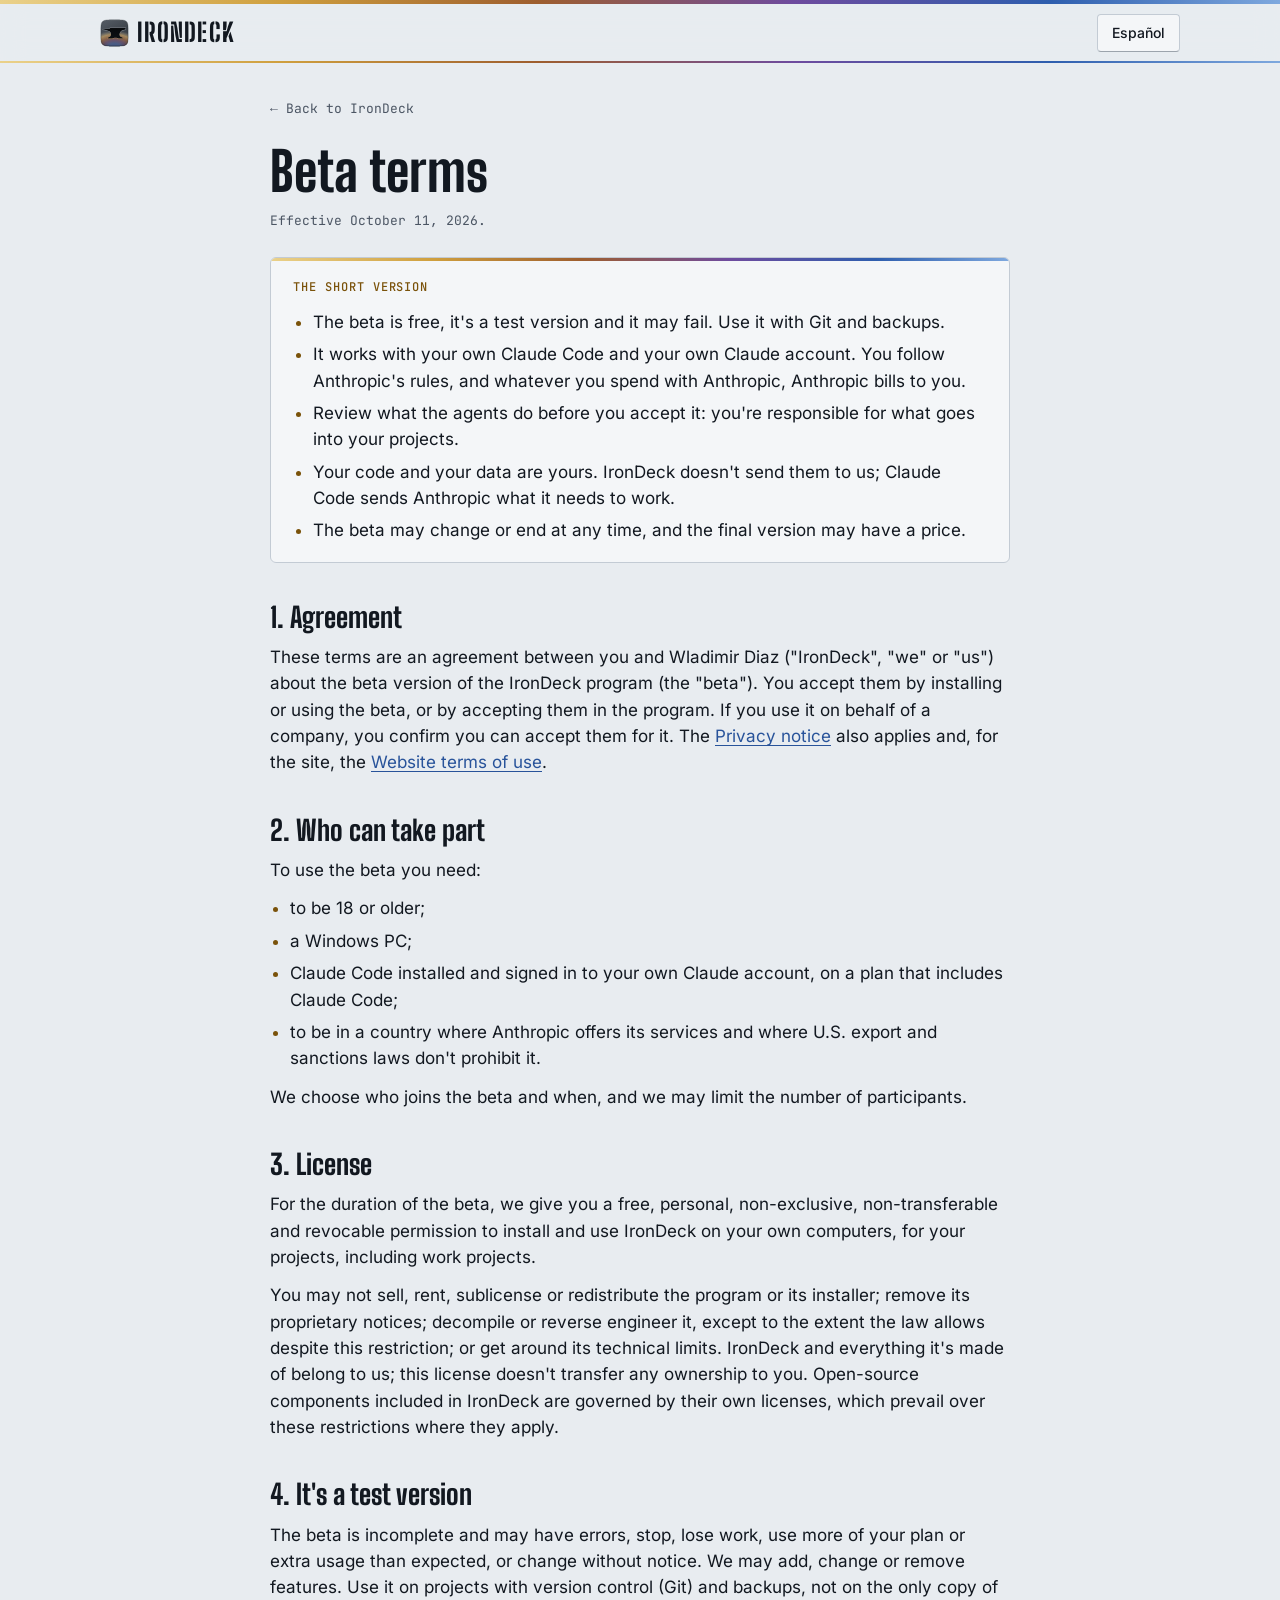
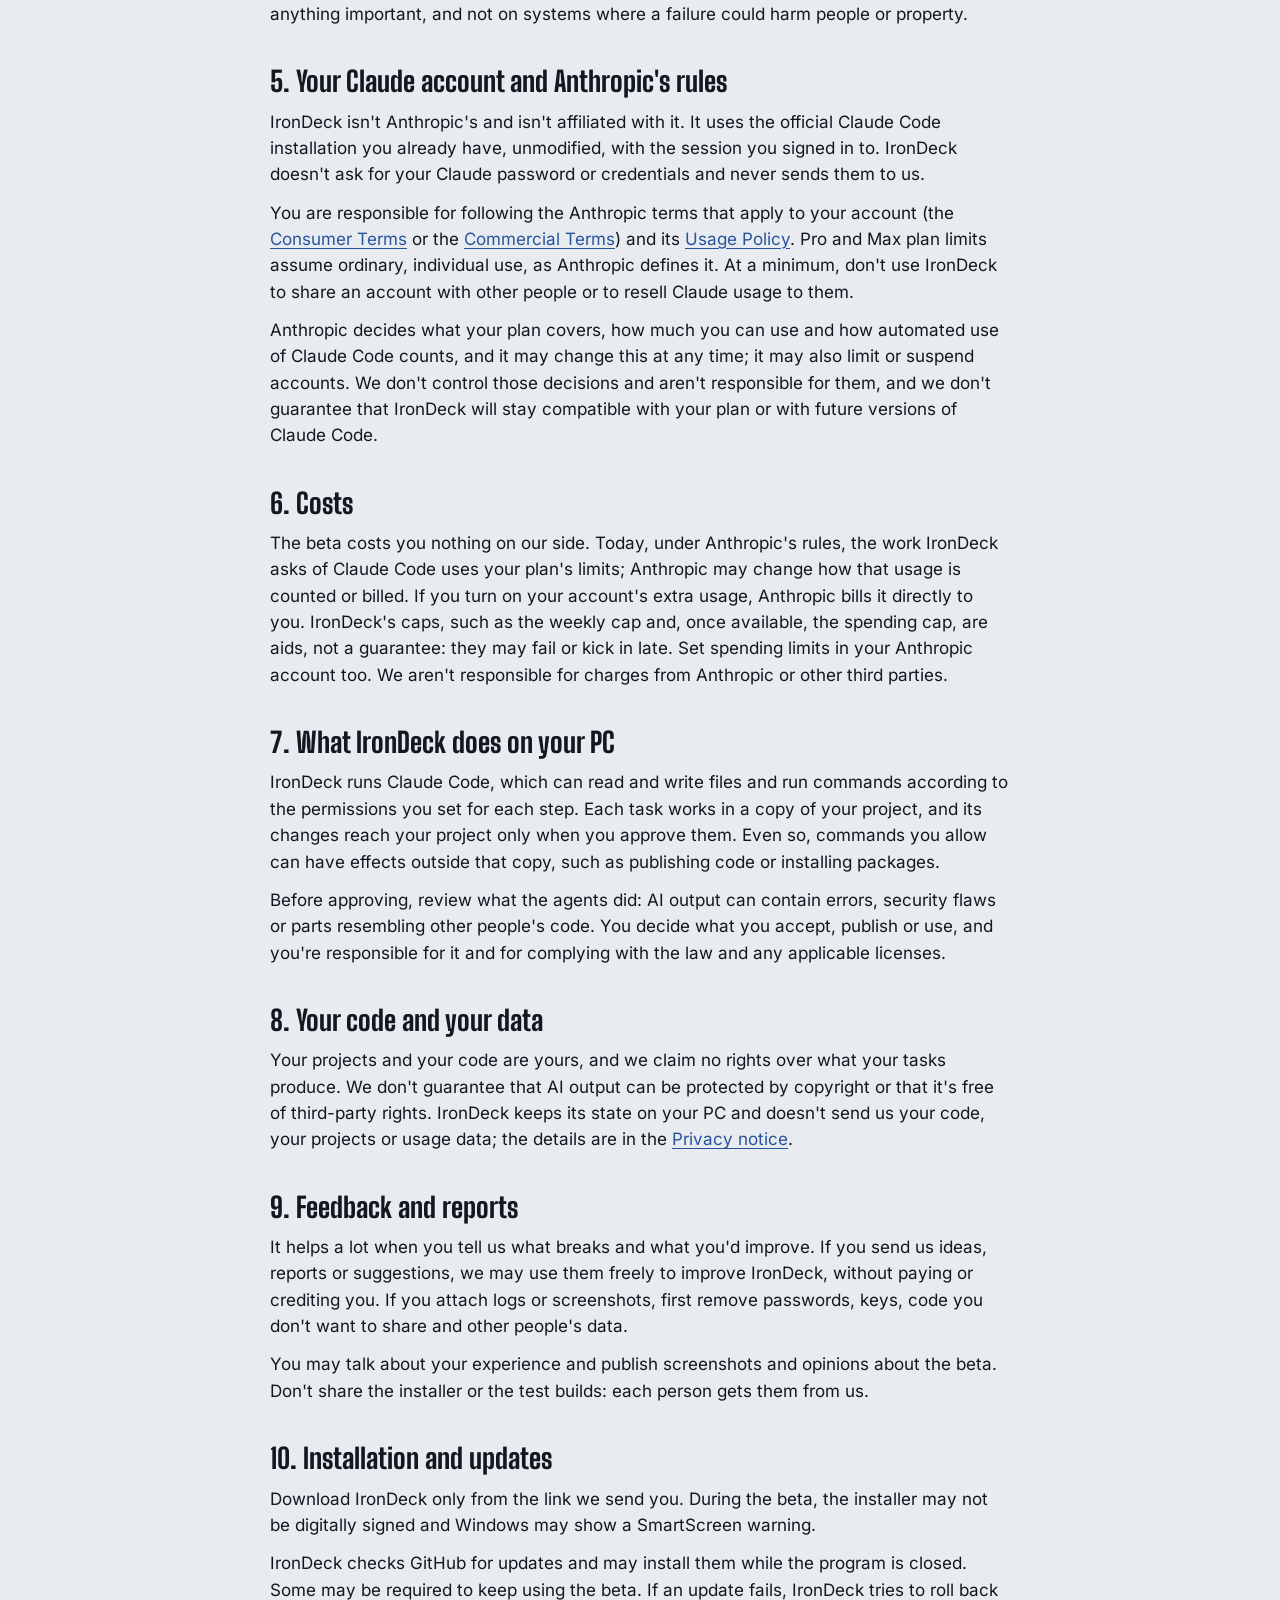
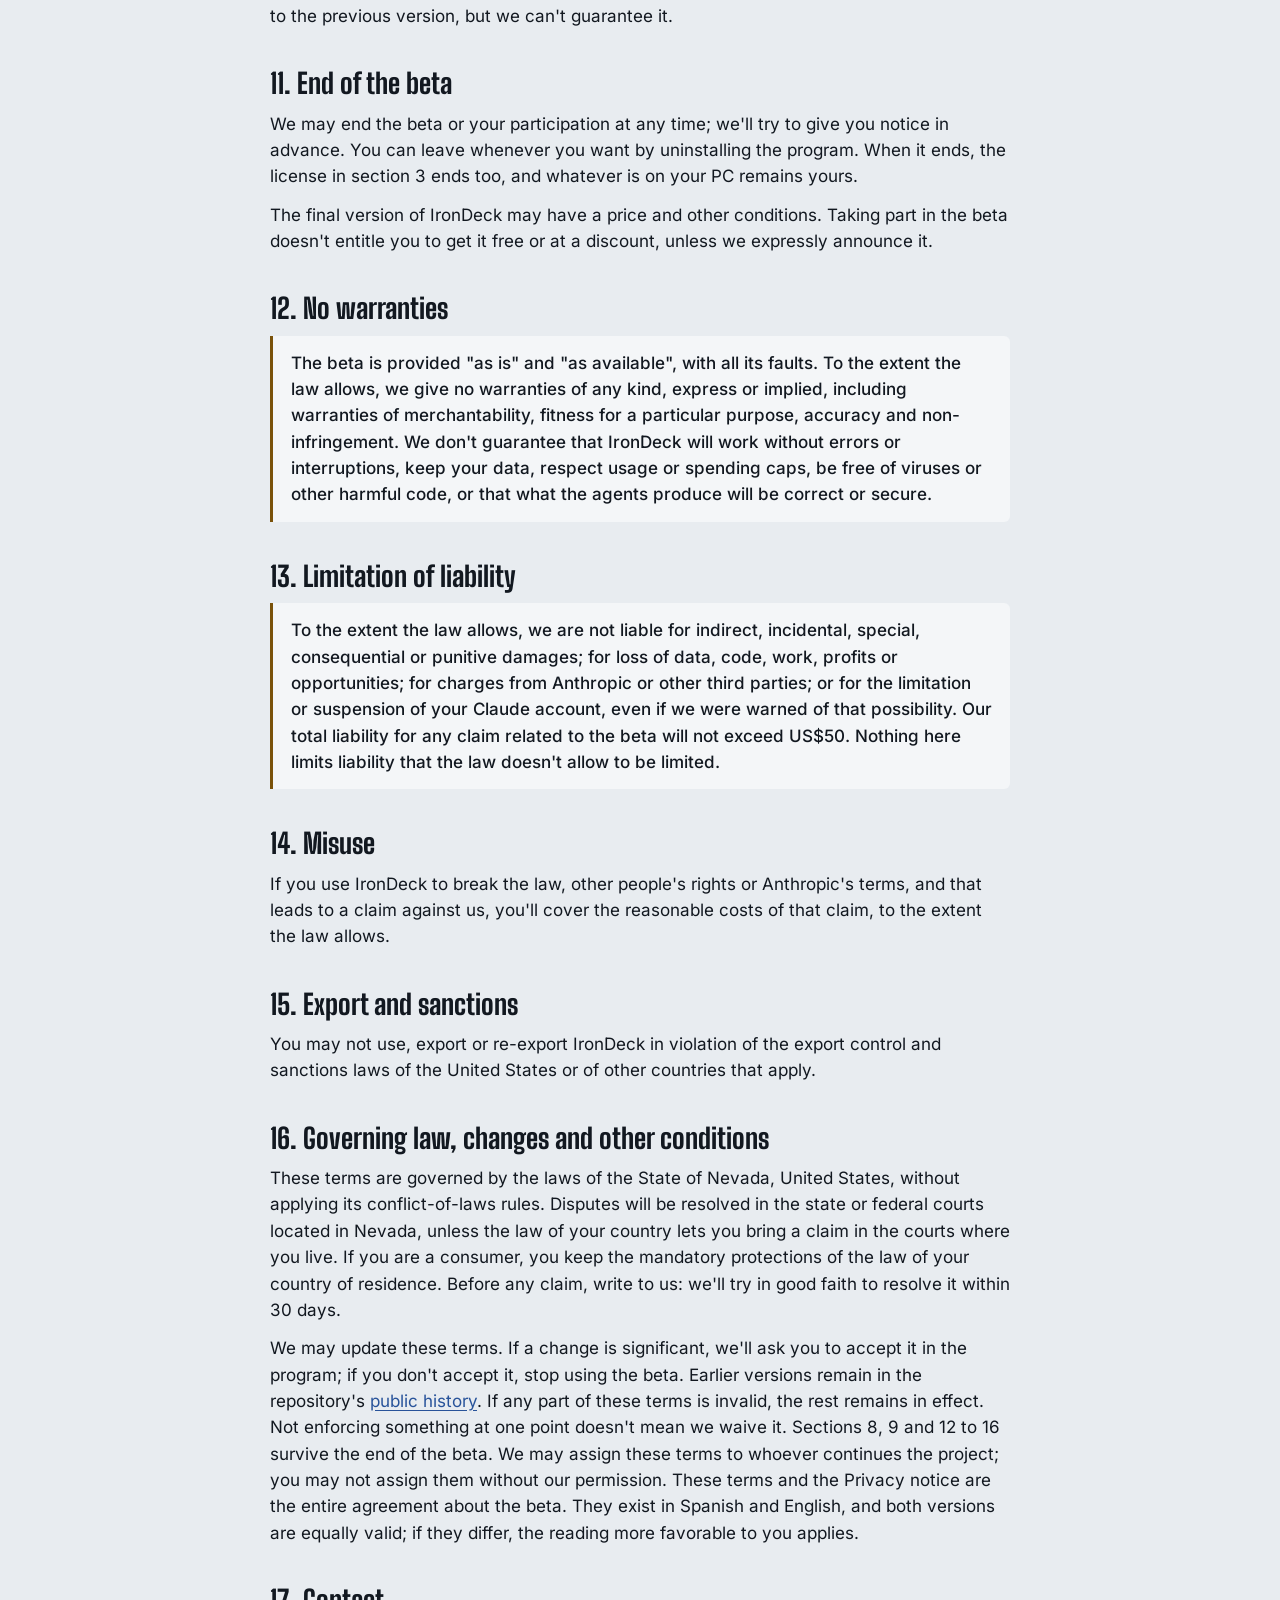
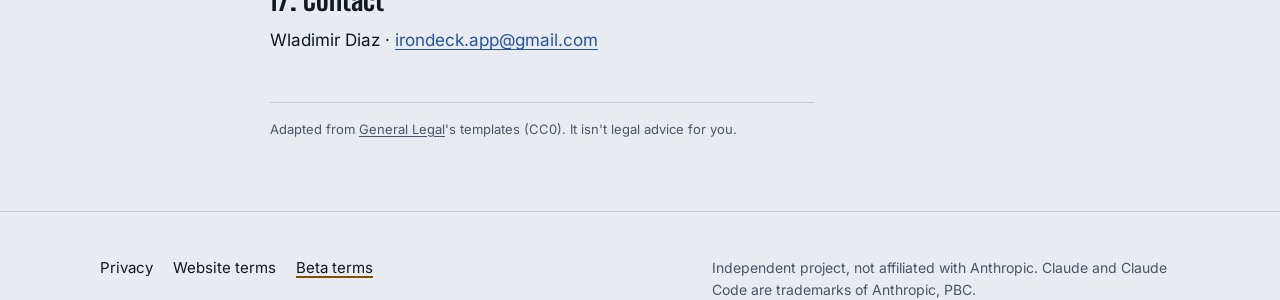
<file: en/beta-terms.html>
<!doctype html>
<html lang="en">
<head>
<meta charset="utf-8">
<meta name="viewport" content="width=device-width, initial-scale=1, viewport-fit=cover">
<title>Beta terms | IronDeck</title>
<meta name="description" content="The conditions for testing the beta version of the IronDeck program.">
<link rel="canonical" href="https://dwladimirl.github.io/irondeck/en/beta-terms.html">
<link rel="alternate" hreflang="es" href="https://dwladimirl.github.io/irondeck/terminos-beta.html">
<link rel="alternate" hreflang="en" href="https://dwladimirl.github.io/irondeck/en/beta-terms.html">
<link rel="alternate" hreflang="x-default" href="https://dwladimirl.github.io/irondeck/en/beta-terms.html">
<meta name="theme-color" content="#151b23">
<link rel="icon" href="../favicon.ico" sizes="32x32">
<link rel="icon" href="../marca/irondeck-icono-simple.svg" type="image/svg+xml">
<link rel="apple-touch-icon" href="../apple-touch-icon.png">
<link rel="preload" href="../fuentes/inter-latin-wght-normal.woff2" as="font" type="font/woff2" crossorigin>
<style>
@font-face{font-family:"Inter";font-style:normal;font-weight:400 700;font-display:swap;src:url("../fuentes/inter-latin-wght-normal.woff2") format("woff2")}
@font-face{font-family:"Big Shoulders Display";font-style:normal;font-weight:700;font-display:swap;src:url("../fuentes/big-shoulders-display-latin-700-normal.woff2") format("woff2")}
@font-face{font-family:"Big Shoulders Display";font-style:normal;font-weight:800;font-display:swap;src:url("../fuentes/big-shoulders-display-latin-800-normal.woff2") format("woff2")}
@font-face{font-family:"Big Shoulders Stencil Display";font-style:normal;font-weight:800;font-display:swap;src:url("../fuentes/big-shoulders-stencil-display-latin-800-normal.woff2") format("woff2")}
@font-face{font-family:"JetBrains Mono";font-style:normal;font-weight:400 600;font-display:swap;src:url("../fuentes/jetbrains-mono-latin-wght-normal.woff2") format("woff2")}
/* Layout: a control deck. An instrument header, a hero split between the promise and a sample deck panel, a spec strip, then sections that alternate paper and raised paper on a 1120px frame. The temper colors (straw to blue, the colors steel takes as it is tempered) are the one signature: top edge, the underline of the hero's last line, the deck's top rule, the reading thread and the progress bar. */
:root {
  --bg: #e8ecf0;
  --bg-raised: #f4f6f8;
  --ink: #121820;
  --ink-2: #4b5563;
  --line: #c3cbd4;
  --accent: #28539a;
  --accent-ink: #f7f9fc;
  --straw: #7a520a;
  --done: #28539a;

  --deck-bg: #151b23;
  --deck-raised: #1e2630;
  --deck-line: #2f3a47;
  --deck-ink: #dce3eb;
  --deck-muted: #8e9aa9;
  --deck-straw: #e4c06a;
  --deck-blue: #8bafe8;
  --deck-ok: #86c9a6;
  --sombra: #0b1424;
  --brillo: rgba(40, 83, 154, 0.07);

  --t1: #ead18a; --t2: #cf9f3e; --t3: #9e5e2e; --t4: #6e4b9e; --t5: #2e5eae; --t6: #7ea8de;
  --temper: linear-gradient(90deg, var(--t1), var(--t2) 22%, var(--t3) 42%, var(--t4) 62%, var(--t5) 82%, var(--t6));

  --f-display: "Big Shoulders Display", "Arial Narrow", "Helvetica Neue", Arial, sans-serif;
  --f-stencil: "Big Shoulders Stencil Display", "Big Shoulders Display", "Arial Narrow", Arial, sans-serif;
  --f-body: "Inter", "Helvetica Neue", Arial, sans-serif;
  --f-mono: "JetBrains Mono", ui-monospace, "Cascadia Mono", Consolas, monospace;

  --dur-fast: 0.18s;
  --ease: cubic-bezier(0.22, 1, 0.36, 1);

  --frame: 1120px;
  --r: 6px;
  --r-chapa: 10px;
  --aire-seccion: 128px 120px;
  --aire-seccion-tel: 104px 96px;
  color-scheme: light;
}
@media (prefers-color-scheme: dark) {
  :root:not([data-theme="light"]) {
    --sombra: #000; --brillo: rgba(255, 255, 255, 0.06);
    --bg: #0f1318; --bg-raised: #161b22; --ink: #e4e9ef; --ink-2: #9ba6b4; --line: #29313b;
    --accent: #86abe6; --accent-ink: #0d1219; --straw: #e2bd63; --done: #86abe6;
    --deck-bg: #1a212a; --deck-raised: #222a35; --deck-line: #35414f;
    color-scheme: dark;
  }
}
:root[data-theme="dark"] {
  --sombra: #000; --brillo: rgba(255, 255, 255, 0.06);
  --bg: #0f1318; --bg-raised: #161b22; --ink: #e4e9ef; --ink-2: #9ba6b4; --line: #29313b;
  --accent: #86abe6; --accent-ink: #0d1219; --straw: #e2bd63; --done: #86abe6;
  --deck-bg: #1a212a; --deck-raised: #222a35; --deck-line: #35414f;
  color-scheme: dark;
}

*, *::before, *::after { box-sizing: border-box; }
html { -webkit-text-size-adjust: 100%; scroll-behavior: smooth; scroll-padding-top: 72px; }
@media (prefers-reduced-motion: reduce) { html { scroll-behavior: auto; } }
body {
  margin: 0;
  background: var(--bg);
  color: var(--ink);
  font-family: var(--f-body);
  font-size: 1.0625rem;
  line-height: 1.55;
}
img { max-width: 100%; height: auto; }
[hidden] { display: none !important; }

a { color: var(--accent); text-underline-offset: 0.18em; }
a:hover { text-decoration-thickness: 2px; }
:focus-visible { outline: 2px solid var(--accent); outline-offset: 3px; border-radius: 2px; }
.deck :focus-visible, .final :focus-visible { outline-color: var(--deck-blue); }

h1, h2, h3, h4 { text-wrap: balance; margin: 0; }
p { margin: 0; text-wrap: wrap; }
@media (min-width: 761px) { p { text-wrap: pretty; } }
ul, ol, dl, dd { margin: 0; padding: 0; list-style: none; }
code { font-family: var(--f-mono); font-size: 0.9em; white-space: nowrap; }
.nw { white-space: nowrap; }

.frame { max-width: var(--frame); margin-inline: auto; padding-inline: 20px; }

.skip { position: absolute; left: -999px; top: 0; background: var(--accent); color: var(--accent-ink); padding: 8px 12px; z-index: 10; }
.skip:focus { left: 12px; top: 12px; }

.temper-edge { height: 4px; background: var(--temper); }

.section-head .label::before { content: ""; display: inline-block; width: 22px; height: 2px; margin-inline-end: 0.9em; vertical-align: middle; background: var(--straw); }
.label .dato { color: var(--ink-2); }
.label .dato::before { content: "·"; margin-inline: 0.7em; color: var(--straw); }
.section-head .label { color: var(--ink); }
.label {
  font-family: var(--f-mono);
  font-size: 0.75rem;
  font-weight: 500;
  letter-spacing: 0.08em;
  text-transform: uppercase;
  color: var(--ink-2);
}

/* Header */
.top {
  position: sticky;
  top: env(safe-area-inset-top, 0px);
  z-index: 5;
  background: color-mix(in srgb, var(--bg) 84%, transparent);
  -webkit-backdrop-filter: blur(12px) saturate(1.3);
  backdrop-filter: blur(12px) saturate(1.3);
  border-bottom: 1px solid var(--line);
}
.top-inner { display: flex; align-items: center; gap: 22px; padding-block: 10px; }
.mark {
  display: inline-flex;
  align-items: center;
  gap: 0.34em;
  font-family: var(--f-stencil);
  font-weight: 800;
  font-size: 1.6rem;
  letter-spacing: 0.04em;
  line-height: 1;
  color: var(--ink);
  text-decoration: none;
}
.mark-icono { width: 1.12em; height: 1.12em; flex: none; }
.nav { display: flex; gap: 20px; margin-inline-start: auto; }
.nav a { color: var(--ink-2); text-decoration: none; font-size: 0.9375rem; }
.nav a:hover { color: var(--ink); }
.lang-link {
  display: inline-flex;
  align-items: center;
  min-height: 38px;
  font-family: var(--f-body);
  font-weight: 500;
  font-size: 0.875rem;
  color: var(--ink);
  text-decoration: none;
  background: var(--bg-raised);
  border: 1px solid var(--line);
  border-block-end-color: color-mix(in srgb, var(--ink) 22%, var(--line));
  border-radius: 4px;
  padding: 0 14px;
}
.lang-link:hover { background: color-mix(in srgb, var(--ink) 5%, var(--bg-raised)); }
.top .btn { min-height: 38px; padding: 0 16px; font-size: 0.875rem; }
/* The sections live in the compass and the links in the menu, at every width: the bar no longer carries the section links */
.nav { display: none; }
.lang-link { margin-inline-start: auto; }
@media (max-width: 400px) {
  .top-inner { gap: 10px; }
  .mark { font-size: 1.35rem; }
  .top .btn { padding: 0 12px; font-size: 0.8125rem; }
}

/* Buttons */
/* Buttons follow the standard Windows control shape: 4px corners, a quiet fill, a slightly darker bottom edge,
   medium-weight label. Pressing one flattens it instead of bouncing. */
.btn {
  position: relative;
  display: inline-flex;
  align-items: center;
  justify-content: center;
  gap: 10px;
  min-height: 40px;
  padding: 0 18px;
  border-radius: 4px;
  border: 1px solid var(--line);
  border-block-end-color: color-mix(in srgb, var(--ink) 22%, var(--line));
  background: var(--bg-raised);
  color: var(--ink);
  font-weight: 500;
  font-size: 0.9375rem;
  line-height: 1.2;
  letter-spacing: 0.002em;
  text-decoration: none;
  cursor: pointer;
  box-shadow: 0 1px 1px color-mix(in srgb, var(--sombra) 6%, transparent);
}
.btn:hover { text-decoration: none; background: color-mix(in srgb, var(--ink) 5%, var(--bg-raised)); }
.btn:active { background: var(--bg); color: var(--ink-2); box-shadow: none; }
.btn-lg { min-height: 46px; padding: 0 24px; font-size: 1rem; }
.btn-primary {
  background: var(--accent);
  border-color: color-mix(in srgb, var(--accent) 82%, #000);
  border-block-end-color: color-mix(in srgb, var(--accent) 60%, #000);
  color: var(--accent-ink);
  font-weight: 600;
  box-shadow: inset 0 1px 0 rgba(255, 255, 255, 0.14), 0 1px 2px color-mix(in srgb, var(--sombra) 14%, transparent);
}
.btn-primary:hover { background: color-mix(in srgb, var(--accent) 90%, #fff); }
.btn-primary:active { background: color-mix(in srgb, var(--accent) 88%, #000); color: var(--accent-ink); }
.soon {
  font-family: var(--f-mono);
  font-size: 0.75rem;
  font-weight: 500;
  letter-spacing: 0.08em;
  text-transform: uppercase;
  color: var(--ink-2);
  border: 1px dashed var(--line);
  border-radius: var(--r);
  padding: 10px 14px;
}

/* Hero */
.hero { padding-block: 56px 64px; }
.hero-grid { display: grid; grid-template-columns: minmax(0, 1.08fr) minmax(0, 0.92fr); gap: 56px; align-items: center; }
.hero h1 {
  font-family: var(--f-display);
  font-weight: 800;
  font-size: clamp(2.75rem, 3.4vw + 1.2rem, 4.25rem);
  line-height: 0.95;
  letter-spacing: 0.002em;
  margin-block: 0 22px;
}
/* The keyword line sits inside the H1, styled as the small mono kicker above the promise */
.h1-kicker {
  display: block;
  margin-block-end: 20px;
  font-family: var(--f-mono);
  font-size: 0.75rem;
  font-weight: 500;
  line-height: 1.4;
  letter-spacing: 0.08em;
  text-transform: uppercase;
  color: var(--ink-2);
}
.cta-nota { margin-block-start: 12px; font-size: 0.875rem; color: var(--ink-2); }
.cta-nota a { color: inherit; }
.sr-only { position: absolute; width: 1px; height: 1px; padding: 0; margin: -1px; overflow: hidden; clip: rect(0 0 0 0); white-space: nowrap; border: 0; }
.h1-end {
  display: table;
  margin-block-start: 0.08em;
  padding-block-end: 0.1em;
  background-image: var(--temper);
  background-repeat: no-repeat;
  background-size: 100% 0.09em;
  background-position: 0 100%;
}
.lede { font-size: 1.1875rem; line-height: 1.45; color: var(--ink-2); max-width: 44ch; }
.ctas { display: flex; flex-wrap: wrap; align-items: center; gap: 12px; margin-block-start: 30px; }
.proof {
  display: flex;
  flex-wrap: wrap;
  gap: 6px 18px;
  margin-block-start: 22px;
  font-family: var(--f-mono);
  font-size: 0.8125rem;
  color: var(--ink-2);
}
.proof li { display: inline-flex; align-items: start; gap: 8px; }
.proof li::before { content: ""; flex: none; width: 6px; height: 6px; margin-block-start: 0.5em; border-radius: 1px; background: var(--straw); }
.proof a { color: inherit; text-decoration-color: var(--line); }
.proof a:hover { color: var(--ink); text-decoration-color: currentColor; }
@media (max-width: 880px) {
  .hero { padding-block: 32px 48px; }
  .hero-grid { grid-template-columns: minmax(0, 1fr); gap: 40px; }
}
@media (max-width: 600px) {
  .hero { padding-block: 24px 40px; }
  .hero-grid { gap: 32px; }
  .hero h1 { font-size: 2.375rem; line-height: 1; margin-block: 0 16px; }
  .h1-kicker { margin-block-end: 14px; font-size: 0.6875rem; }
  .lede { font-size: 1.0625rem; line-height: 1.5; max-width: none; }
  .ctas { gap: 10px; margin-block-start: 24px; }
  .ctas .btn { flex: 1 1 100%; justify-content: center; }
  .ctas .btn-lg { padding: 0 18px; font-size: 1rem; }
  .ctas .btn-lg:not(.btn-primary) { border-color: var(--line); font-weight: 500; }
  .proof { gap: 6px; margin-block-start: 18px; font-size: 0.75rem; }
  .proof li { width: 100%; }
  .proof li:nth-child(3) { display: none; }
}

/* Deck panel (sample) */
.deck { margin: 0; min-width: 0; }
.deck-shell {
  background: var(--deck-bg);
  color: var(--deck-ink);
  border: 1px solid var(--deck-line);
  border-radius: 10px;
  overflow: hidden;
  box-shadow: 0 1px 0 rgba(255,255,255,0.04) inset, 0 24px 48px -28px rgba(10, 16, 24, 0.55);
  font-size: 0.875rem;
}
.deck-shell::before { content: ""; display: block; height: 3px; background: var(--temper); }
.deck-bar {
  display: flex; align-items: center; gap: 10px;
  padding: 10px 14px;
  border-bottom: 1px solid var(--deck-line);
  font-family: var(--f-mono);
  font-size: 0.75rem;
  color: var(--deck-muted);
}
.deck-bar b { font-family: var(--f-stencil); font-weight: 800; font-size: 1rem; letter-spacing: 0.05em; color: var(--deck-ink); }
.deck-bar b { display: inline-flex; align-items: center; gap: 7px; }
.deck-bar b img { width: 18px; height: 18px; }
.deck-bar .proj { margin-inline-start: auto; }
.deck-body { display: grid; gap: 14px; padding: 16px; }
.deck-label { font-family: var(--f-mono); font-size: 0.6875rem; letter-spacing: 0.08em; text-transform: uppercase; color: var(--deck-muted); margin-block-end: 8px; }
.steps { display: grid; gap: 6px; }
.step {
  display: grid;
  grid-template-columns: 14px minmax(0, 1fr) auto;
  gap: 10px;
  align-items: center;
  padding: 8px 10px;
  background: var(--deck-raised);
  border-radius: 4px;
}
.step .dot { width: 8px; height: 8px; border-radius: 50%; background: var(--deck-line); justify-self: center; }
.step[data-s="ok"] .dot { background: var(--deck-ok); }
.step[data-s="run"] .dot { background: var(--deck-straw); box-shadow: 0 0 0 4px rgba(228, 192, 106, 0.16); }
.step .name { min-width: 0; }
.step .meta { display: block; font-family: var(--f-mono); font-size: 0.6875rem; color: var(--deck-muted); }
.step .state { font-family: var(--f-mono); font-size: 0.6875rem; color: var(--deck-muted); white-space: nowrap; }
.step[data-s="run"] .state { color: var(--deck-straw); }
.step[data-s="ok"] .state { color: var(--deck-ok); }
.gauges { display: grid; grid-template-columns: repeat(3, minmax(0, 1fr)); gap: 8px; }
.gauge { background: var(--deck-raised); border-radius: 4px; padding: 10px; min-width: 0; }
.gauge p { font-family: var(--f-mono); font-size: 0.625rem; letter-spacing: 0.06em; text-transform: uppercase; color: var(--deck-muted); }
.gauge strong { display: block; font-family: var(--f-display); font-weight: 700; font-size: 1.5rem; line-height: 1.1; margin-block: 2px 6px; font-variant-numeric: tabular-nums; }
.bar { height: 4px; background: var(--deck-line); border-radius: 2px; overflow: hidden; }
.bar i { display: block; height: 100%; background: var(--deck-blue); }
.bar i.warm { background: var(--deck-straw); }
.tray { display: grid; gap: 6px; }
.ask { background: var(--deck-raised); border-radius: 4px; padding: 10px; display: grid; gap: 8px; border-left: 2px solid var(--deck-straw); }
.ask-actions { display: flex; flex-wrap: wrap; gap: 6px; }
.chip { font-family: var(--f-mono); font-size: 0.6875rem; padding: 3px 8px; border-radius: 3px; border: 1px solid var(--deck-line); color: var(--deck-ink); }
.chip.go { background: var(--deck-blue); border-color: var(--deck-blue); color: var(--deck-bg); }
.guard { display: flex; align-items: center; gap: 8px; font-family: var(--f-mono); font-size: 0.6875rem; color: var(--deck-ok); }
.guard::before { content: ""; width: 6px; height: 6px; border-radius: 50%; background: var(--deck-ok); }
.deck figcaption { margin-block-start: 10px; font-family: var(--f-mono); font-size: 0.75rem; color: var(--ink-2); }
@media (max-width: 600px) {
  .deck-body { padding: 14px; gap: 12px; }
  .tray .ask + .ask { display: none; }
}
@media (max-width: 420px) {
  .gauges { grid-template-columns: minmax(0, 1fr) minmax(0, 1fr); }
  .gauges .gauge:first-child { grid-column: 1 / -1; }
}

/* Spec strip */
.strip { background: var(--bg-raised); border-block: 1px solid var(--line); }
.strip-grid { display: grid; grid-template-columns: repeat(4, minmax(0, 1fr)); }
.strip-grid > div { padding: 18px 20px; border-inline-start: 1px solid var(--line); min-width: 0; }
.strip-grid > div:first-child { border-inline-start: 0; padding-inline-start: 0; }
.strip dt { font-family: var(--f-mono); font-size: 0.6875rem; font-weight: 500; letter-spacing: 0.08em; text-transform: uppercase; color: var(--straw); margin-block-end: 4px; }
.strip dd { font-size: 0.9375rem; line-height: 1.45; }
@media (max-width: 860px) {
  .strip-grid { grid-template-columns: repeat(2, minmax(0, 1fr)); }
  .strip-grid > div { padding: 14px 16px; }
  .strip-grid > div:nth-child(odd) { border-inline-start: 0; padding-inline-start: 0; }
  .strip-grid > div:nth-child(n+3) { border-top: 1px solid var(--line); }
}
@media (max-width: 460px) {
  .strip-grid > div { padding: 12px 0 12px 14px; }
  .strip-grid > div:nth-child(odd) { padding-inline-start: 0; }
  .strip dd { font-size: 0.875rem; }
}

/* Sections */
.section { --surface: var(--bg); padding-block: var(--aire-seccion); }
.section.alt { --surface: var(--bg-raised); background: var(--bg-raised); }
.section:not(.alt) + .section:not(.alt) { border-top: 1px solid var(--line); }
.section-head { display: grid; gap: 12px; margin-block-end: 36px; }
.section h2 {
  font-family: var(--f-display);
  font-weight: 800;
  font-size: clamp(2.375rem, 3.2vw + 1.2rem, 3.75rem);
  line-height: 0.95;
  letter-spacing: -0.005em;
}
.section-head p { color: var(--ink-2); max-width: 62ch; }
@media (max-width: 600px) { .section { padding-block: 56px; } }

/* Problem */
.pains { display: grid; grid-template-columns: minmax(0, 1.3fr) minmax(0, 1fr); gap: 28px 40px; }
.pains li { border-top: 2px solid var(--ink); padding-block-start: 14px; }
.pains li:first-child { grid-row: span 2; }
.pains li:first-child h3 { font-family: var(--f-display); font-weight: 800; font-size: 2rem; line-height: 1; margin-block-end: 12px; }
.pains li:first-child p { font-size: 1.1875rem; max-width: 34ch; }
.pains h3 { font-size: 1.125rem; font-weight: 600; margin-block-end: 6px; }
.pains p { color: var(--ink-2); }
.answer { margin-block-start: 44px; font-family: var(--f-display); font-weight: 800; font-size: clamp(1.75rem, 1.6vw + 1.1rem, 2.375rem); line-height: 1.05; }
@media (max-width: 820px) {
  .pains { grid-template-columns: minmax(0, 1fr); gap: 22px; }
  .pains li:first-child { grid-row: auto; }
}

/* How it works */
.how { display: grid; grid-template-columns: minmax(0, 0.9fr) minmax(0, 1.1fr); gap: 56px; }
.how-intro p + p { margin-block-start: 14px; }
.how-intro > p { max-width: 46ch; }
@media (min-width: 821px) { .how-intro { position: sticky; top: 96px; align-self: start; } }
.process { counter-reset: s; display: grid; }
.process li {
  counter-increment: s;
  display: grid;
  grid-template-columns: 44px minmax(0, 1fr);
  gap: 16px;
  padding-block: 18px;
  border-top: 1px solid var(--line);
}
.process li:last-child { border-bottom: 1px solid var(--line); }
.process li { position: relative; }
.process li::before {
  content: counter(s, decimal-leading-zero);
  display: grid;
  place-items: center;
  width: 34px;
  height: 34px;
  border: 1px solid var(--line);
  border-radius: 50%;
  background: var(--surface);
  font-family: var(--f-mono);
  font-weight: 500;
  font-size: 0.8125rem;
  color: var(--straw);
  position: relative;
  z-index: 1;
}
.process li:not(:last-child)::after {
  content: "";
  position: absolute;
  left: 17px;
  top: 52px;
  bottom: -18px;
  width: 1px;
  background: linear-gradient(var(--straw), var(--line));
  opacity: 0.6;
}
.process h3 { font-size: 1.125rem; font-weight: 600; margin-block-end: 4px; }
.process p { color: var(--ink-2); }
@media (max-width: 820px) { .how { grid-template-columns: minmax(0, 1fr); gap: 28px; } }
@media (max-width: 600px) { .process li { grid-template-columns: 34px minmax(0, 1fr); gap: 12px; } }

/* Features: three pillars as rows */
.pillars { display: grid; }
.pillar {
  display: grid;
  grid-template-columns: minmax(0, 0.7fr) minmax(0, 2fr);
  gap: 20px 40px;
  padding-block: 28px;
  border-top: 2px solid var(--ink);
}
.pillar > h3 { font-family: var(--f-display); font-weight: 800; font-size: 1.875rem; line-height: 1; }
.feats { display: grid; grid-template-columns: repeat(2, minmax(0, 1fr)); gap: 22px 36px; }
.feat h4 { margin-block-end: 4px; font-size: 1.125rem; font-weight: 600; }
.feat p { color: var(--ink-2); font-size: 0.9375rem; }
.extra { margin-block-start: 8px; padding-block-start: 22px; border-top: 1px solid var(--line); color: var(--ink-2); }
@media (max-width: 900px) { .pillar { grid-template-columns: minmax(0, 1fr); } }
@media (max-width: 560px) { .feats { grid-template-columns: minmax(0, 1fr); } }

/* What sets it apart: the answer to the three pains, four cards with a line icon */
.diffs { display: grid; grid-template-columns: repeat(4, minmax(0, 1fr)); gap: 16px; margin-block-start: 28px; }
.diff {
  position: relative;
  min-width: 0;
  padding: 20px 18px 18px;
  background: var(--bg-raised);
  border: 1px solid var(--line);
  border-radius: var(--r);
  overflow: hidden;
}
.diff-key::before { content: ""; position: absolute; inset: 0 0 auto 0; height: 3px; background: var(--temper); }
.diff-ico { display: inline-grid; place-items: center; width: 40px; height: 40px; margin-block-end: 14px; border: 1px solid var(--line); border-radius: var(--r); color: var(--straw); }
.diff-ico svg { width: 22px; height: 22px; fill: none; stroke: currentColor; stroke-width: 1.6; stroke-linecap: round; stroke-linejoin: round; }
.diff h3 { font-size: 1.125rem; font-weight: 600; margin-block-end: 6px; }
.diff p { color: var(--ink-2); font-size: 0.9375rem; }
@media (min-width: 561px) {
  .diffs { grid-template-rows: auto auto 1fr; row-gap: 0; }
  .diff { display: grid; grid-row: span 3; grid-template-rows: subgrid; row-gap: 0; align-content: start; }
}
@media (max-width: 960px) { .diffs { grid-template-columns: repeat(2, minmax(0, 1fr)); row-gap: 16px; } }
@media (max-width: 560px) {
  .diffs { grid-template-columns: minmax(0, 1fr); gap: 10px; }
  .diff { display: grid; grid-template-columns: 40px minmax(0, 1fr); gap: 2px 14px; padding: 16px; }
  .diff-ico { grid-row: span 2; margin: 0; }
}

/* Folded blocks: the spec sheet, earlier updates and FAQ answers open on demand */
.plegable { margin-block-start: 8px; }
.plegable > summary,
.faq summary {
  display: flex;
  align-items: center;
  justify-content: space-between;
  gap: 16px;
  cursor: pointer;
  list-style: none;
}
.plegable > summary::-webkit-details-marker,
.faq summary::-webkit-details-marker { display: none; }
.plegable > summary {
  min-height: 50px;
  padding: 0 18px;
  border: 1px solid var(--line);
  border-block-end-color: color-mix(in srgb, var(--ink) 18%, var(--line));
  border-radius: 4px;
  background: color-mix(in srgb, var(--ink) 3%, var(--surface));
  font-weight: 500;
  transition: background-color 0.2s var(--ease);
}
.plegable > summary:hover { background: color-mix(in srgb, var(--ink) 6%, var(--surface)); }
.plegable > summary::after,
.faq summary::after {
  content: "";
  flex: none;
  width: 10px;
  height: 10px;
  margin-inline-end: 4px;
  border-right: 2px solid var(--straw);
  border-bottom: 2px solid var(--straw);
  transform: translateY(-3px) rotate(45deg);
}
.plegable[open] > summary { margin-block-end: 24px; }
.plegable[open] > summary::after,
.faq details[open] summary::after { transform: translateY(2px) rotate(-135deg); }
.news-mas { margin-block-start: 20px; }
.news-mas[open] > summary { margin-block-end: 0; }
.news-mas .news li:first-child { border-top: 0; }

/* Technical details */
.spec-groups { display: grid; grid-template-columns: repeat(3, minmax(0, 1fr)); gap: 32px 40px; align-items: start; }
.spec-group { min-width: 0; }
.spec-title {
  font-family: var(--f-mono);
  font-size: 0.75rem;
  font-weight: 500;
  letter-spacing: 0.08em;
  text-transform: uppercase;
  padding-block-end: 10px;
  border-bottom: 2px solid var(--ink);
  margin-block-end: 4px;
}
.spec { padding-block: 12px; min-width: 0; }
.spec dt { font-family: var(--f-mono); font-size: 0.8125rem; font-weight: 500; color: var(--straw); margin-block-end: 2px; }
.spec dd { color: var(--ink-2); font-size: 0.9375rem; overflow-wrap: anywhere; }
.spec dd code { color: var(--ink); }
.not-yet {
  margin-block-start: 28px;
  padding: 14px 18px;
  border-left: 3px solid var(--t3);
  background: var(--bg);
  color: var(--ink-2);
}
.not-yet strong { color: var(--ink); font-weight: 600; }
@media (max-width: 900px) { .spec-groups { grid-template-columns: minmax(0, 1fr); } }

/* Progress */
.stats { display: grid; grid-template-columns: repeat(4, minmax(0, 1fr)); gap: 24px; margin-block-end: 40px; }
.stat { border-top: 1px solid var(--ink); padding-block-start: 12px; min-width: 0; }
.stat strong { display: block; font-family: var(--f-display); font-weight: 800; font-size: clamp(2.25rem, 2.4vw + 1rem, 3rem); line-height: 1; font-variant-numeric: tabular-nums; }
.stat > span { display: block; margin-block-start: 6px; color: var(--ink-2); font-size: 0.9375rem; }
@media (max-width: 820px) { .stats { grid-template-columns: repeat(2, minmax(0, 1fr)); } }

.meter { margin-block-end: 28px; }
.meter-track { position: relative; height: 12px; border-radius: 3px; background: var(--temper); overflow: hidden; }
.meter-rest { position: absolute; top: 0; bottom: 0; right: 0; background: var(--line); }
.meter-ticks { position: absolute; inset: 0; z-index: 2; display: grid; grid-template-columns: repeat(6, 1fr); }
.meter-ticks span { border-right: 2px solid var(--surface); }
.meter-ticks span:last-child { border-right: 0; }
.meter-scale { display: grid; grid-template-columns: repeat(6, 1fr); margin-block-start: 8px; font-family: var(--f-mono); font-size: 0.75rem; color: var(--ink-2); }

.phases { display: grid; }
.phase {
  display: grid;
  grid-template-columns: 56px minmax(0, 1fr) 132px;
  gap: 16px;
  align-items: baseline;
  padding-block: 16px;
  border-top: 1px solid var(--line);
}
.phase:last-child { border-bottom: 1px solid var(--line); }
.phase .num { font-family: var(--f-mono); font-size: 0.875rem; color: var(--ink-2); }
.phase h3 { font-size: 1.125rem; font-weight: 600; }
.phase p { color: var(--ink-2); font-size: 0.9375rem; margin-block-start: 2px; max-width: 70ch; }
.pill {
  justify-self: end;
  font-family: var(--f-mono);
  font-size: 0.6875rem;
  font-weight: 500;
  letter-spacing: 0.08em;
  text-transform: uppercase;
  padding: 3px 8px;
  border-radius: 3px;
  border: 1px solid var(--line);
  color: var(--ink-2);
  white-space: nowrap;
}
.pill[data-st="done"] { border-color: var(--done); color: var(--done); }
.pill[data-st="doing"] { border-color: var(--straw); color: var(--straw); background: color-mix(in srgb, var(--straw) 10%, transparent); }
.pill[data-st="later"] { border-style: dashed; }
@media (max-width: 640px) {
  .phase { grid-template-columns: 40px minmax(0, 1fr); row-gap: 10px; }
  .phase .pill { grid-column: 2; justify-self: start; margin-block-start: 0; }
}

/* Updates */
.news { display: grid; }
.news li {
  display: grid;
  grid-template-columns: 150px minmax(0, 1fr);
  gap: 20px;
  padding-block: 20px;
  border-top: 1px solid var(--line);
}
.news li:last-child { border-bottom: 1px solid var(--line); }
.news time { font-family: var(--f-mono); font-size: 0.8125rem; color: var(--ink-2); padding-block-start: 3px; }
.news h3 { font-size: 1.125rem; font-weight: 600; margin-block-end: 6px; }
.news p { color: var(--ink-2); max-width: 66ch; }
@media (max-width: 600px) { .news li { grid-template-columns: minmax(0, 1fr); gap: 4px; } }

/* Editions */
.editions { display: grid; grid-template-columns: minmax(0, 1.4fr) minmax(0, 1fr) minmax(0, 1fr); gap: 20px; }
.edition-main { background: color-mix(in srgb, var(--accent) 5%, var(--bg-raised)); }
.edition {
  display: grid;
  grid-template-rows: auto auto 1fr;
  gap: 10px;
  padding: 22px;
  background: var(--bg-raised);
  border: 1px solid var(--line);
  border-radius: var(--r);
  min-width: 0;
}
.edition-main { border-top: 3px solid var(--accent); }
.edition-head { display: flex; flex-wrap: wrap; align-items: baseline; justify-content: space-between; gap: 8px; }
.edition h3 { font-family: var(--f-display); font-weight: 800; font-size: 1.75rem; line-height: 1; }
.edition-main h3 { font-size: 2.25rem; }
.edition .pill { justify-self: auto; }
.edition .for { font-weight: 500; }
.edition p:last-child { color: var(--ink-2); font-size: 0.9375rem; }
@media (max-width: 900px) { .editions { grid-template-columns: minmax(0, 1fr); gap: 16px; } }

/* About */
.about { display: grid; grid-template-columns: minmax(0, 1.2fr) minmax(0, 0.8fr); gap: 48px; align-items: start; }
.about { align-items: center; }
.about > div:first-child > p { max-width: 58ch; }
.about > div:first-child > p + p { margin-block-start: 14px; color: var(--ink-2); }
.perfil { display: grid; gap: 18px; padding: 24px; background: var(--bg); border: 1px solid var(--line); border-radius: 10px; position: relative; overflow: hidden; }
.perfil::before { content: ""; position: absolute; inset: 0 0 auto 0; height: 3px; background: var(--temper); }
.perfil-cabeza { display: flex; align-items: center; gap: 16px; }
.perfil-icono { width: 64px; height: 64px; flex: none; }
.perfil-nombre { font-family: var(--f-display); font-weight: 800; font-size: 1.75rem; line-height: 1; }
.perfil-alias { margin-block-start: 6px; font-family: var(--f-mono); font-size: 0.8125rem; color: var(--ink-2); }
.perfil-datos { display: grid; gap: 8px; padding-block: 16px; border-block: 1px solid var(--line); font-size: 0.9375rem; color: var(--ink-2); }
.perfil-datos strong { color: var(--ink); font-weight: 600; }
.perfil-datos a { overflow-wrap: anywhere; }
.perfil-enlaces { display: flex; flex-wrap: wrap; gap: 10px; }
@media (max-width: 1000px) { .about { grid-template-columns: minmax(0, 1fr); gap: 28px; } .perfil { max-width: 480px; } }

/* Follow and support */
.join {
  display: grid;
  grid-template-columns: minmax(0, 1fr) auto;
  gap: 16px 32px;
  align-items: center;
  padding: 28px;
  background: var(--bg);
  border: 1px solid var(--line);
  border-radius: var(--r);
}
.join h3 { font-family: var(--f-display); font-weight: 800; font-size: 1.875rem; line-height: 1; margin-block-end: 8px; }
.join p { color: var(--ink-2); max-width: 54ch; }
.support-intro { margin-block: 36px 18px; color: var(--ink-2); max-width: 66ch; }
.ways { display: grid; grid-template-columns: repeat(3, minmax(0, 1fr)); gap: 16px; }
.way {
  display: grid;
  grid-template-rows: auto auto 1fr auto;
  justify-items: start;
  gap: 8px;
  min-width: 0;
  padding: 22px 20px 20px;
  background: var(--bg);
  border: 1px solid var(--line);
  border-radius: var(--r);
}
.way .diff-ico { margin-block-end: 6px; }
.way-gratis { position: relative; overflow: hidden; }
.way-gratis::before { content: ""; position: absolute; inset: 0 0 auto 0; height: 3px; background: var(--temper); }
.way h3 { font-size: 1.125rem; font-weight: 600; }
.way p { color: var(--ink-2); font-size: 0.9375rem; }
.way .btn, .way .soon { margin-block-start: 8px; }
@media (max-width: 860px) { .ways { grid-template-columns: minmax(0, 1fr); } }
.also { margin-block-start: 22px; color: var(--ink-2); }
@media (max-width: 640px) {
  .join { grid-template-columns: minmax(0, 1fr); padding: 22px 20px; }
  .join p, .way p, .diff p, .perfil-datos, .edition p { max-width: none; }
  .join .btn { justify-content: center; }
}

/* FAQ: heading on the left (it stays in view), the accordion on the right */
.faq-layout { display: grid; grid-template-columns: minmax(0, 0.8fr) minmax(0, 1.4fr); gap: 56px; align-items: start; }
.faq-layout .section-head { margin-block-end: 0; }
@media (min-width: 901px) { .faq-layout .section-head { position: sticky; top: 96px; } }
@media (max-width: 900px) { .faq-layout { grid-template-columns: minmax(0, 1fr); gap: 0; } .faq-layout .section-head { margin-block-end: 36px; } }
.faq { display: grid; border-top: 1px solid var(--line); }
.faq details { border-bottom: 1px solid var(--line); }
.faq summary { padding-block: 18px; }
.faq summary:hover h3 { color: var(--accent); }
.faq h3 { font-size: 1.125rem; font-weight: 600; }
.faq p { color: var(--ink-2); padding-block-end: 20px; max-width: 68ch; }

/* Closing band */
.final { background: var(--deck-bg); color: var(--deck-ink); }
.final-inner { display: grid; grid-template-columns: minmax(0, 1fr) auto; gap: 20px 40px; align-items: center; padding-block: 64px; }
.final-copy { display: flex; align-items: center; gap: 26px; }
.final-icono { width: 96px; height: 96px; flex: none; }
.final h2 { font-family: var(--f-display); font-weight: 800; font-size: clamp(2.125rem, 2.6vw + 1.2rem, 3.125rem); line-height: 1; }
.final p { color: var(--deck-muted); margin-block-start: 10px; max-width: 52ch; }
.final .btn-primary { --accent: var(--deck-blue); background: var(--deck-blue); border-color: color-mix(in srgb, var(--deck-blue) 80%, #000); color: var(--deck-bg); }
.final .btn-primary:hover { background: color-mix(in srgb, var(--deck-blue) 88%, #fff); }
.final .btn:not(.btn-primary) { background: transparent; border-color: var(--deck-line); color: var(--deck-ink); }
.final .btn:not(.btn-primary):hover { background: var(--deck-raised); }
@media (max-width: 900px) {
  .final-inner { grid-template-columns: minmax(0, 1fr); padding-block: 52px; }
  /* the icon stays beside the title: on a phone the title takes two lines, the icon matches their height */
  .final-copy { align-items: flex-start; gap: 16px; }
  .final-icono { width: 68px; height: 68px; }
  .final h2 { font-size: clamp(1.875rem, 8.8vw, 2.5rem); line-height: 1; text-wrap: balance; padding-block-start: 2px; }
  .final .btn { justify-content: center; }
}

/* Footer */
.foot { border-top: 1px solid var(--line); padding-block: 40px 48px; }
.foot-inner { display: grid; grid-template-columns: minmax(0, 1.4fr) repeat(3, minmax(0, 0.6fr)); gap: 28px 32px; }
.foot .mark { font-size: 1.35rem; }
.foot-brand p { color: var(--ink-2); font-size: 0.875rem; max-width: 46ch; margin-block-start: 10px; }
.foot-col h2 { font-family: var(--f-mono); font-size: 0.75rem; font-weight: 500; letter-spacing: 0.08em; text-transform: uppercase; color: var(--ink-2); margin-block-end: 10px; }
.foot-col ul { display: grid; gap: 2px; font-size: 0.9375rem; }
.foot-col a { display: inline-block; padding-block: 4px; color: var(--ink); text-decoration: none; }
.foot-col a:hover { text-decoration: underline; }
@media (max-width: 760px) { .foot-inner { grid-template-columns: repeat(2, minmax(0, 1fr)); } .foot-brand { grid-column: 1 / -1; } }

/* Legal pages: one reading column on the same paper, under the same header and temper edge. The summary box carries the temper rule; warranty and liability clauses sit in a marked box so they stand out. */
.foot-legal, .foot-legal > span { display: flex; flex-wrap: wrap; gap: 2px 16px; font-size: 0.875rem; }
.foot-legal { margin-block-start: 10px; }
.foot-legal a { color: var(--ink-2); padding-block: 4px; }
.foot-legal a:hover { color: var(--ink); }
.join-nota { margin-block-start: 8px; font-size: 0.875rem; }
.legal-top .lang-link { margin-inline-start: auto; }
.legal { padding-block: 32px 72px; }
.legal-frame { max-width: 780px; }
.legal-volver { margin-block-end: 22px; font-family: var(--f-mono); font-size: 0.8125rem; }
.legal-volver a { color: var(--ink-2); text-decoration: none; padding-block: 4px; display: inline-block; }
.legal-volver a:hover { color: var(--ink); text-decoration: underline; }
.legal h1 { font-family: var(--f-display); font-weight: 800; font-size: clamp(2.375rem, 2.4vw + 1.6rem, 3.375rem); line-height: 1; }
.legal-fecha { margin-block-start: 12px; font-family: var(--f-mono); font-size: 0.8125rem; color: var(--ink-2); }
.legal-resumen { position: relative; overflow: hidden; margin-block: 26px 4px; padding: 20px 22px 18px; background: var(--bg-raised); border: 1px solid var(--line); border-radius: var(--r); }
.legal-resumen::before { content: ""; position: absolute; inset: 0 0 auto 0; height: 3px; background: var(--temper); }
.legal-resumen-t { margin-block-end: 10px; font-family: var(--f-mono); font-size: 0.75rem; font-weight: 500; letter-spacing: 0.08em; text-transform: uppercase; color: var(--straw); }
.legal ul { display: grid; gap: 6px; padding-inline-start: 1.2em; list-style: disc; }
.legal ul li::marker { color: var(--straw); }
.legal h2 { margin-block: 40px 12px; font-family: var(--f-display); font-weight: 800; font-size: 1.75rem; line-height: 1.05; }
.legal h3 { margin-block: 24px 8px; font-size: 1.0625rem; font-weight: 600; }
.legal p + p, .legal p + ul, .legal ul + p { margin-block-start: 12px; }
.legal p, .legal li { max-width: 68ch; }
.legal-aviso { padding: 14px 18px; background: var(--bg-raised); border-inline-start: 3px solid var(--straw); border-radius: 0 var(--r) var(--r) 0; font-weight: 500; }
.legal mark { padding-inline: 0.25em; border-radius: 2px; background: var(--straw); color: var(--bg); }
.legal-borrador { margin-block-end: 22px; padding: 12px 16px; border: 1px dashed var(--straw); border-radius: var(--r); font-size: 0.9375rem; }
.legal-credito { margin-block-start: 48px; padding-block-start: 16px; border-top: 1px solid var(--line); font-size: 0.8125rem; color: var(--ink-2); }
.legal-credito a { color: inherit; }
.legal-foot-inner { display: flex; flex-wrap: wrap; justify-content: space-between; align-items: baseline; gap: 14px 32px; }
.legal-foot p { color: var(--ink-2); font-size: 0.875rem; max-width: 52ch; }
.legal-nav { display: flex; flex-wrap: wrap; gap: 2px 20px; font-size: 0.9375rem; }
.legal-nav a { display: inline-block; padding-block: 4px; color: var(--ink); text-decoration: none; }
.legal-nav a:hover, .legal-nav a[aria-current="page"] { text-decoration: underline; text-decoration-color: var(--straw); text-decoration-thickness: 2px; }
.legal-indice { margin-block-end: 8px; padding-block-end: 14px; border-bottom: 1px solid var(--line); }
.legal-seccion { padding-block-start: 40px; }
.legal-seccion + .legal-seccion { margin-block-start: 48px; border-top: 1px solid var(--line); }

/* Links menu for widths without the nav bar: waitlist, support, GitHub and contact (the sections live in the compass) */
.menu { display: block; position: relative; }
.menu > summary { list-style: none; cursor: pointer; display: grid; place-items: center; width: 40px; height: 38px; background: var(--bg-raised); border: 1px solid var(--line); border-block-end-color: color-mix(in srgb, var(--ink) 22%, var(--line)); border-radius: 4px; }
.menu > summary::-webkit-details-marker { display: none; }
.menu > summary:hover { border-color: var(--ink-2); }
.menu-ico, .menu-ico::before, .menu-ico::after { display: block; width: 16px; height: 2px; border-radius: 1px; background: var(--ink); }
.menu-ico { position: relative; }
.menu-ico::before, .menu-ico::after { content: ""; position: absolute; left: 0; }
.menu-ico::before { top: -5px; }
.menu-ico::after { top: 5px; }
.menu[open] .menu-ico { background: transparent; }
.menu[open] .menu-ico::before { top: 0; transform: rotate(45deg); }
.menu[open] .menu-ico::after { top: 0; transform: rotate(-45deg); }
.menu-panel {
  position: absolute;
  right: 0;
  top: calc(100% + 10px);
  display: grid;
  gap: 10px;
  width: min(320px, calc(100vw - 40px));
  padding: 24px 20px 14px;
  --carta: #ffffff;
  background: var(--carta);
  border: 1px solid color-mix(in srgb, var(--ink) 24%, var(--line));
  border-radius: 12px;
  box-shadow: 0 2px 4px rgba(8, 12, 18, 0.1), 0 14px 28px -8px rgba(8, 12, 18, 0.28), 0 40px 80px -24px rgba(8, 12, 18, 0.5);
  overflow: hidden;
}
@media (prefers-color-scheme: dark) { :root:not([data-theme="light"]) .menu-panel { --carta: #212a35; box-shadow: 0 2px 4px rgba(0, 0, 0, 0.4), 0 14px 28px -8px rgba(0, 0, 0, 0.6), 0 40px 80px -24px rgba(0, 0, 0, 0.85); } }
:root[data-theme="dark"] .menu-panel { --carta: #212a35; box-shadow: 0 2px 4px rgba(0, 0, 0, 0.4), 0 14px 28px -8px rgba(0, 0, 0, 0.6), 0 40px 80px -24px rgba(0, 0, 0, 0.85); }
.menu-panel::before { content: ""; position: absolute; inset: 0 0 auto 0; height: 5px; background: var(--temper); }
/* invitation-card keyline: a fine straw frame set inside the edge */
.menu-panel::after { content: ""; position: absolute; inset: 10px; border: 1px solid color-mix(in srgb, var(--straw) 45%, transparent); border-radius: 7px; pointer-events: none; }
.menu-titulo { color: var(--ink); }
.menu-titulo::before { content: ""; display: inline-block; width: 22px; height: 2px; margin-inline-end: 0.9em; vertical-align: middle; background: var(--straw); }
.menu-panel .btn { justify-content: center; }
.menu-nota { margin-block-start: -4px; font-size: 0.8125rem; text-align: center; color: var(--ink-2); }
.menu-enlaces { display: grid; padding-block-start: 4px; border-top: 1px solid var(--line); }
.menu-enlaces li + li { border-top: 1px solid color-mix(in srgb, var(--line) 60%, transparent); }
.menu-enlaces a {
  display: grid;
  grid-template-columns: 40px minmax(0, 1fr) 12px;
  align-items: center;
  gap: 12px;
  min-width: 0;
  padding: 8px;
  margin-inline: -8px;
  border-radius: var(--r);
  color: var(--ink);
  text-decoration: none;
}
.menu-enlaces a:hover { background: var(--bg); }
.menu-caja { display: grid; place-items: center; width: 40px; height: 40px; border: 1px solid var(--line); border-radius: var(--r); color: var(--straw); }
.menu-caja svg { width: 22px; height: 22px; fill: none; stroke: currentColor; stroke-width: 1.6; stroke-linecap: round; stroke-linejoin: round; }
.menu-txt { min-width: 0; }
.menu-txt strong { display: block; font-weight: 500; font-size: 0.9375rem; line-height: 1.3; }
.menu-txt small { display: block; font-size: 0.8125rem; line-height: 1.35; color: var(--ink-2); overflow-wrap: anywhere; }
.menu-fuera { width: 12px; height: 12px; fill: none; stroke: var(--ink-2); stroke-width: 1.6; stroke-linecap: round; stroke-linejoin: round; }
.menu-contacto { display: flex; align-items: center; gap: 8px; }
.menu-contacto a { flex: 1 1 auto; grid-template-columns: 40px minmax(0, 1fr); margin-inline-end: 0; }
.menu-copiar {
  flex: none;
  display: grid;
  place-items: center;
  width: 36px;
  height: 36px;
  padding: 0;
  color: var(--ink-2);
  background: var(--bg);
  border: 1px solid var(--line);
  border-block-end-color: color-mix(in srgb, var(--ink) 22%, var(--line));
  border-radius: 4px;
  cursor: pointer;
}
.menu-copiar:hover { color: var(--ink); background: color-mix(in srgb, var(--ink) 5%, var(--bg)); }
.menu-copiar svg { width: 18px; height: 18px; fill: none; stroke: currentColor; stroke-width: 1.6; stroke-linecap: round; stroke-linejoin: round; }
.menu-copiar-b, .menu-copiar.hecho .menu-copiar-a { display: none; }
.menu-copiar.hecho .menu-copiar-b { display: block; color: var(--straw); }
.menu-contacto small { white-space: nowrap; overflow: hidden; text-overflow: ellipsis; }
@media (max-width: 359px) { .menu-contacto small { font-size: 0.75rem; } }
@media (prefers-reduced-motion: no-preference) {
  .menu[open] .menu-panel { animation: menu-baja 0.3s var(--ease) both; }
  .menu[open] .menu-panel > *, .menu[open] .menu-enlaces li { animation: menu-baja 0.35s var(--ease) both; }
  .menu[open] .menu-panel > :nth-child(2) { animation-delay: 30ms; }
  .menu[open] .menu-panel > :nth-child(3) { animation-delay: 50ms; }
  .menu[open] .menu-enlaces li:nth-child(1) { animation-delay: 80ms; }
  .menu[open] .menu-enlaces li:nth-child(2) { animation-delay: 110ms; }
  .menu[open] .menu-enlaces li:nth-child(3) { animation-delay: 140ms; }
  .menu[open] .menu-enlaces li:nth-child(4) { animation-delay: 170ms; }
  @keyframes menu-baja { from { opacity: 0; transform: translateY(-6px); } }
}
@media (max-width: 600px) { .top-cta { display: none; } }

/* Hero: a faint dot grid behind the promise, fading out toward the edges */
.hero { position: relative; isolation: isolate; }
.hero::before {
  content: "";
  position: absolute;
  inset: 0;
  z-index: -1;
  background-image: radial-gradient(color-mix(in srgb, var(--ink) 16%, transparent) 1px, transparent 1.4px);
  background-size: 22px 22px;
  -webkit-mask-image: radial-gradient(ellipse 70% 60% at 70% 45%, #000 20%, transparent 75%);
  mask-image: radial-gradient(ellipse 70% 60% at 70% 45%, #000 20%, transparent 75%);
}

/* Deck panel: a temper-colored light travelling around its edge */
@property --giro { syntax: "<angle>"; inherits: false; initial-value: 0deg; }
.deck-shell { position: relative; }
.deck-shell::after {
  content: "";
  position: absolute;
  inset: 0;
  padding: 1px;
  border-radius: inherit;
  background: conic-gradient(from var(--giro), transparent 0 72%, var(--t2) 82%, var(--t5) 92%, transparent);
  -webkit-mask: linear-gradient(#000 0 0) content-box, linear-gradient(#000 0 0);
  -webkit-mask-composite: xor;
  mask: linear-gradient(#000 0 0) content-box exclude, linear-gradient(#000 0 0);
  pointer-events: none;
  opacity: 0;
}

/* Feature tabs (built by the page script; without it, the three pillars show in full) */
.tabs { position: relative; display: flex; gap: 6px; padding: 5px; margin-block-end: 8px; background: color-mix(in srgb, var(--ink) 5%, var(--surface)); border: 1px solid var(--line); border-radius: 10px; overflow-x: auto; scrollbar-width: none; }
.tab {
  flex: 1 0 auto;
  display: inline-flex;
  align-items: center;
  justify-content: center;
  gap: 10px;
  padding: 11px 16px;
  border: 1px solid transparent;
  border-radius: var(--r);
  background: transparent;
  color: var(--ink-2);
  font: 600 1rem/1.2 var(--f-body);
  cursor: pointer;
  white-space: nowrap;
}
.tab:hover { color: var(--ink); }
.tab { position: relative; z-index: 1; transition: color 0.3s var(--ease); }
.tab[aria-selected="true"] { color: var(--ink); }
.tab .ico { transition: transform 0.45s cubic-bezier(0.34, 1.56, 0.64, 1); }
.tab[aria-selected="true"] .ico { transform: scale(1.18) rotate(-6deg); }
.tab-indicador {
  position: absolute; z-index: 0; top: 5px; bottom: 5px; left: 0; width: 0;
  border: 1px solid var(--line); border-radius: 6px; background: var(--bg-raised);
  box-shadow: 0 1px 0 rgba(255, 255, 255, 0.03) inset, 0 8px 18px -10px color-mix(in srgb, var(--sombra) 45%, transparent);
  transition: transform 0.5s cubic-bezier(0.34, 1.3, 0.64, 1), width 0.5s cubic-bezier(0.34, 1.3, 0.64, 1);
}
.tab-indicador::after { content: ""; position: absolute; left: 14px; right: 14px; bottom: -1px; height: 3px; border-radius: 3px 3px 0 0; background: var(--straw); }
/* the incoming area: its cards arrive from the side you moved toward, one after another */
@media (prefers-reduced-motion: no-preference) {
  .pillar.entra .feat { animation: feat-entra 0.55s var(--ease) both; }
  .pillar.entra .feat:nth-child(2) { animation-delay: 0.06s; }
  .pillar.entra .feat:nth-child(3) { animation-delay: 0.12s; }
  .pillar.entra .feat:nth-child(4) { animation-delay: 0.18s; }
  @keyframes feat-entra { from { opacity: 0; transform: translate3d(calc(var(--dir, 1) * 32px), 12px, 0) scale(0.97); filter: blur(6px); } }
}
.tab .ico, .pillar > h3 .ico { width: 20px; height: 20px; flex: none; fill: none; stroke: var(--straw); stroke-width: 1.6; stroke-linecap: round; stroke-linejoin: round; }
.pillar > h3 { display: flex; align-items: center; gap: 12px; }
.pillar > h3 .ico { width: 26px; height: 26px; }
.con-pestanas .pillar { border-top: 0; padding-block-start: 20px; }
.con-pestanas .pillar > h3 { position: absolute; width: 1px; height: 1px; margin: -1px; overflow: hidden; clip: rect(0 0 0 0); white-space: nowrap; }
.con-pestanas .pillar { grid-template-columns: minmax(0, 1fr); }
.con-pestanas .feats { grid-template-columns: repeat(2, minmax(0, 1fr)); gap: 14px; }
.con-pestanas .feat { padding: 18px; background: var(--bg-raised); border: 1px solid var(--line); border-radius: var(--r); }
@media (max-width: 560px) {
  .tab { flex: 1 1 0; flex-direction: column; gap: 6px; padding: 10px 6px; font-size: 0.8125rem; white-space: normal; text-align: center; line-height: 1.15; }
  .con-pestanas .feats { grid-template-columns: minmax(0, 1fr); gap: 10px; }
  .con-pestanas .feat { padding: 16px; }
}

/* Cards answer the pointer: they lift toward the viewer on a soft layered shadow and tilt a little under the cursor
   (the page script feeds --rx/--ry and the light position --mx/--my) */
.diff, .edition, .way, .con-pestanas .feat, .captura-marco, .captura a, .perfil {
  --rx: 0deg; --ry: 0deg;
  transition: transform 0.55s var(--ease), box-shadow 0.55s var(--ease), border-color 0.3s var(--ease);
}
.con-pestanas .feat, .way, .edition { position: relative; overflow: hidden; }
.diff::after, .con-pestanas .feat::after, .way::after, .edition::after, .captura-marco::after, .perfil::after {
  content: ""; position: absolute; inset: 0; border-radius: inherit; pointer-events: none; opacity: 0;
  background: radial-gradient(380px circle at var(--mx, 50%) var(--my, 0%), var(--brillo), transparent 65%);
  transition: opacity 0.4s var(--ease);
}
@media (hover: hover) and (prefers-reduced-motion: no-preference) {
  .diff:hover, .edition:hover, .way:hover, .con-pestanas .feat:hover, .captura-marco:hover, .captura a:hover, .perfil:hover {
    transform: perspective(900px) translateY(-6px) rotateX(var(--rx)) rotateY(var(--ry));
    border-color: color-mix(in srgb, var(--ink) 28%, var(--line));
    box-shadow:
      0 1px 2px color-mix(in srgb, var(--sombra) 10%, transparent),
      0 8px 16px -4px color-mix(in srgb, var(--sombra) 14%, transparent),
      0 22px 44px -14px color-mix(in srgb, var(--sombra) 26%, transparent),
      0 46px 80px -32px color-mix(in srgb, var(--sombra) 34%, transparent);
  }
  .diff:hover::after, .con-pestanas .feat:hover::after, .way:hover::after, .edition:hover::after, .captura-marco:hover::after, .perfil:hover::after { opacity: 1; }
}

/* Editorial cover: the wordmark is the headline, ruled off from the promise by the temper line */
.hero-editorial { padding-block: 36px 64px; }
.hero-marca { container-type: inline-size; }
.hero-palabra {
  margin: 0;
  font-family: var(--f-stencil);
  font-weight: 800;
  font-size: 28.3cqi;
  line-height: 0.8;
  letter-spacing: 0.02em;
  white-space: nowrap;
  color: var(--ink);
}
.hero-temple { height: 5px; margin-block-start: 2.4cqi; background: var(--temper); border-radius: 1px; }
.hero-editorial .hero-grid { margin-block-start: 44px; align-items: start; }
.hero-editorial h1 { font-size: clamp(2.5rem, 2.4vw + 1.25rem, 3.5rem); }
.hero-editorial .deck { margin-block-start: 6px; }
@media (max-width: 880px) { .hero-editorial .hero-grid { margin-block-start: 28px; } }
@media (max-width: 600px) {
  .hero-editorial { padding-block: 24px 40px; }
  .hero-temple { height: 4px; }
  .hero-editorial h1 { font-size: 2.375rem; }
}

/* Update stamp: the date of the latest log entry, next to the progress and in the footer */
.sello { display: inline-flex; align-items: center; gap: 10px; justify-self: start; padding: 6px 12px 6px 8px; border: 1px solid var(--line); border-radius: 999px; font: 500 0.75rem/1 var(--f-mono); letter-spacing: 0.06em; text-transform: uppercase; color: var(--ink-2); }
.sello img { width: 20px; height: 20px; }

/* Footer: the wordmark across the full width, cut by the bottom edge */
.foot { container-type: inline-size; overflow: hidden; padding-block-end: 0; }
.foot-sello { display: flex; flex-wrap: wrap; justify-content: space-between; gap: 6px 24px; margin-block-start: 32px; padding-block: 14px; background: linear-gradient(var(--line), var(--line)) center top / calc(100% - 40px) 1px no-repeat; font: 500 0.75rem/1.4 var(--f-mono); letter-spacing: 0.06em; text-transform: uppercase; color: var(--ink-2); }
.foot-palabra {
  max-width: var(--frame);
  margin: 8px auto 0;
  padding-inline: 20px;
  font-family: var(--f-stencil);
  font-weight: 800;
  font-size: calc((min(100cqi, var(--frame)) - 40px) * 0.283);
  line-height: 0.74;
  letter-spacing: 0.02em;
  white-space: nowrap;
  color: color-mix(in srgb, var(--ink) 90%, transparent);
  margin-block-end: -0.1em;
}

/* Screenshot gallery: 16:10 frames with a caption and a tag, like the thumbnails of a deck library */
.pantallas { margin-block-start: 64px; }
.pantallas-head { display: grid; gap: 10px; margin-block-end: 24px; }
.pantallas-head .label { color: var(--ink); }
.pantallas-head h3 { font-family: var(--f-display); font-weight: 800; font-size: clamp(1.875rem, 1.6vw + 1.2rem, 2.5rem); line-height: 1; }
.pantallas-grid { display: grid; grid-template-columns: repeat(3, minmax(0, 1fr)); gap: 20px; }
.captura { margin: 0; min-width: 0; }
.captura a { display: block; border-radius: 10px; overflow: hidden; border: 1px solid var(--line); }
.captura img { display: block; width: 100%; height: auto; aspect-ratio: 16 / 10; object-fit: cover; }
.captura figcaption { display: flex; align-items: center; justify-content: space-between; gap: 12px; margin-block-start: 12px; font-weight: 600; }
.captura-tag { flex: none; font: 500 0.6875rem/1 var(--f-mono); letter-spacing: 0.08em; text-transform: uppercase; color: var(--ink-2); border: 1px solid var(--line); border-radius: 3px; padding: 4px 7px; }
.captura-marco {
  position: relative;
  aspect-ratio: 16 / 10;
  border-radius: 10px;
  overflow: hidden;
  background: var(--deck-bg);
  border: 1px solid var(--deck-line);
  display: grid;
  align-content: start;
  gap: 8%;
  padding: 14% 10% 0;
}
.captura-marco::before { content: ""; position: absolute; inset: 0 0 auto 0; height: 3px; background: var(--temper); }
.captura-marco i { display: block; height: 0; padding-block-end: 9%; border-radius: 4px; background: var(--deck-raised); }
.captura-marco span { position: absolute; left: 10%; bottom: 9%; font: 500 0.6875rem/1 var(--f-mono); letter-spacing: 0.08em; text-transform: uppercase; color: var(--deck-muted); }
@media (hover: hover) {
}
@media (max-width: 860px) {
  .pantallas-grid {
    grid-template-columns: none;
    grid-auto-flow: column;
    grid-auto-columns: 80%;
    gap: 14px;
    margin-inline: -20px;
    padding: 6px 10% 10px;
    overflow-x: auto;
    scroll-snap-type: x mandatory;
    scroll-padding-inline: 10%;
    scroll-behavior: smooth;
    overscroll-behavior-x: contain;
    scrollbar-width: none;
  }
  .pantallas-grid::-webkit-scrollbar { display: none; }
  .captura { scroll-snap-align: center; scroll-snap-stop: always; }
  /* the page script sets --lejos (0 centred, 1 one card away): the side cards shrink and fade */
  .captura { transform: scale(calc(1 - 0.07 * var(--lejos, 0))); opacity: calc(1 - 0.45 * var(--lejos, 0)); transform-origin: center; will-change: transform; }
  .pantallas-puntos { display: flex; justify-content: center; gap: 8px; margin-block-start: 14px; }
  .pantallas-puntos button { width: 8px; height: 8px; padding: 0; border: 0; border-radius: 99px; background: var(--line); cursor: pointer; transition: width var(--dur-fast) var(--ease), background-color var(--dur-fast) var(--ease); }
  .pantallas-puntos button[aria-current="true"] { width: 24px; background: var(--straw); }
}
@media (min-width: 861px) { .pantallas-puntos { display: none; }
}

/* Support options: each icon has its own small act on hover (the coffee steams, the heart beats, the star turns and sparks) */
.way .diff-ico { position: relative; transition: background-color 0.3s var(--ease), border-color 0.3s var(--ease), transform 0.45s cubic-bezier(0.34, 1.56, 0.64, 1); }
.way .diff-ico svg * { transform-box: fill-box; transform-origin: center; }
.way .taza { transform-origin: 50% 100%; }
.way .vapor { stroke-dasharray: 4 6; opacity: 0.55; }
.way-sponsors .diff-ico::after,
.way-gratis .diff-ico::after { content: ""; position: absolute; pointer-events: none; opacity: 0; }
.way-sponsors .diff-ico::after { inset: -1px; border-radius: inherit; border: 1px solid var(--straw); }
.way-gratis .diff-ico::after {
  left: 50%; top: 50%; width: 4px; height: 4px; margin: -2px; border-radius: 50%;
  box-shadow: 0 -22px 0 var(--straw), 19px -11px 0 var(--accent), 19px 11px 0 var(--straw), 0 22px 0 var(--accent), -19px 11px 0 var(--straw), -19px -11px 0 var(--accent);
}
@media (hover: hover) and (prefers-reduced-motion: no-preference) {
  .way:hover .diff-ico { background: color-mix(in srgb, var(--straw) 14%, transparent); border-color: color-mix(in srgb, var(--straw) 55%, var(--line)); transform: translateY(-2px) scale(1.08); }
  .way-kofi:hover .taza { animation: brindis 0.8s cubic-bezier(0.34, 1.56, 0.64, 1); }
  .way-kofi:hover .vapor { animation: vapor 1.3s ease-in-out infinite; }
  .way-kofi:hover .vapor.v2 { animation-delay: 0.35s; }
  .way-sponsors:hover .corazon { fill: var(--straw); animation: latido 1.1s ease-in-out infinite; }
  .way-sponsors:hover .diff-ico::after { animation: onda-ico 1.1s ease-out infinite; }
  .way-gratis:hover .estrella { fill: var(--straw); animation: giro-estrella 0.75s cubic-bezier(0.34, 1.56, 0.64, 1) both; }
  .way-gratis:hover .diff-ico::after { animation: chispas 0.75s ease-out both; }
  @keyframes brindis { 30% { transform: rotate(-14deg); } 60% { transform: rotate(6deg); } }
  @keyframes vapor { 0% { stroke-dashoffset: 10; opacity: 0; transform: translateY(2px); } 40% { opacity: 1; } 100% { stroke-dashoffset: 0; opacity: 0; transform: translateY(-3px); } }
  @keyframes latido { 0%, 100% { transform: scale(1); } 14% { transform: scale(1.24); } 28% { transform: scale(1); } 42% { transform: scale(1.14); } 60% { transform: scale(1); } }
  @keyframes onda-ico { from { opacity: 0.8; transform: scale(1); } to { opacity: 0; transform: scale(1.7); } }
  @keyframes giro-estrella { from { transform: rotate(-144deg) scale(0.6); } }
  @keyframes chispas { 0% { opacity: 0; transform: scale(0.3); } 35% { opacity: 1; } 100% { opacity: 0; transform: scale(1.25) rotate(20deg); } }
}

/* Waitlist button: a light sweeps across and it lifts on hover; a click sends a ripple and sparks */
.btn-avisame { overflow: hidden; isolation: isolate; }
.btn-avisame::after {
  content: ""; position: absolute; z-index: -1; inset: 0 auto 0 -60%; width: 50%; pointer-events: none;
  background: linear-gradient(105deg, transparent, rgba(255, 255, 255, 0.38), transparent);
  transform: skewX(-18deg) translateX(0); opacity: 0;
}
.btn-onda { position: absolute; z-index: -1; border-radius: 50%; pointer-events: none; background: rgba(255, 255, 255, 0.35); transform: scale(0); animation: onda-btn 0.6s ease-out forwards; }
.btn-chispa { position: fixed; z-index: 50; width: 7px; height: 7px; border-radius: 2px; pointer-events: none; }
@media (prefers-reduced-motion: no-preference) {
  .btn-avisame { transition: transform 0.35s var(--ease), box-shadow 0.35s var(--ease), background-color 0.2s var(--ease); }
  .btn-avisame.disparo { animation: disparo 0.5s cubic-bezier(0.34, 1.56, 0.64, 1); }
  @keyframes onda-btn { to { transform: scale(1); opacity: 0; } }
  @keyframes disparo { 0% { transform: scale(0.95); } 45% { transform: scale(1.05); } 100% { transform: scale(1); } }
  @keyframes barrido { from { transform: skewX(-18deg) translateX(0); opacity: 1; } to { transform: skewX(-18deg) translateX(420%); opacity: 1; } }
}
@media (hover: hover) and (prefers-reduced-motion: no-preference) {
  .btn-avisame:hover { transform: translateY(-2px); box-shadow: inset 0 1px 0 rgba(255, 255, 255, 0.14), 0 10px 24px -10px color-mix(in srgb, var(--accent) 70%, transparent), 0 0 0 4px color-mix(in srgb, var(--accent) 18%, transparent); }
  .btn-avisame:hover::after { animation: barrido 0.9s var(--ease) both; }
  .btn-avisame:active { transform: translateY(0) scale(0.98); }
}

/* Motion: one moment on load (the deck comes alive), tactile buttons, and scroll-linked details where the browser supports them. Everything is readable without it. */
@media (prefers-reduced-motion: no-preference) {
  .btn, .lang-link {
    transition: background-color var(--dur-fast) var(--ease), border-color var(--dur-fast) var(--ease),
                color var(--dur-fast) var(--ease), filter var(--dur-fast) var(--ease), transform var(--dur-fast) var(--ease);
  }
  body > .temper-edge { transform-origin: left; animation: llena 0.9s var(--ease) both; }
  .bar i { transform-origin: left; animation: llena 0.9s var(--ease) 0.2s both; }
  .gauge:nth-child(2) .bar i { animation-delay: 0.28s; }
  .gauge:nth-child(3) .bar i { animation-delay: 0.36s; }
  .step[data-s="run"] { position: relative; overflow: hidden; }
  .step[data-s="run"]::after {
    content: "";
    position: absolute;
    inset: auto 0 0 0;
    height: 2px;
    background: var(--deck-straw);
    transform-origin: left;
    animation: llena 1.4s var(--ease) 0.5s both;
  }
  .step[data-s="run"] .dot { animation: brillo 2.4s ease-in-out 2; }
  .deck-shell::after { opacity: 1; animation: giro 4.5s linear 1; }
  @keyframes giro { to { --giro: 360deg; } }
  .menu-ico::before, .menu-ico::after { transition: transform var(--dur-fast) var(--ease), top var(--dur-fast) var(--ease); }
  @keyframes llena { from { transform: scaleX(0); } }
  @keyframes brillo { 50% { box-shadow: 0 0 0 7px rgba(228, 192, 106, 0.05); } }
}
@supports (animation-timeline: scroll()) {
  @media (prefers-reduced-motion: no-preference) {
    .top::after {
      content: "";
      position: absolute;
      inset: auto 0 -1px 0;
      height: 2px;
      background: var(--temper);
      transform-origin: left;
      animation: llena auto linear both;
      animation-timeline: scroll(root);
    }
    .meter-track::after {
      content: "";
      position: absolute;
      inset: 0;
      z-index: 1;
      background: var(--line);
      transform-origin: 100% 0;
      animation: destapa auto linear both;
      animation-timeline: view();
      animation-range: cover 5% cover 30%;
    }
    .process li::before {
      animation: enciende auto linear both;
      animation-timeline: view();
      animation-range: cover 10% cover 35%;
    }
    .section-head, .diff, .pillar, .process li, .stat, .phase, .edition, .join {
      animation: aparece linear both;
      animation-timeline: view();
      animation-range: entry 0% entry 35%;
    }
    @keyframes aparece { from { opacity: 0.35; transform: translateY(12px); } }
    @keyframes destapa { to { transform: scaleX(0); } }
    @keyframes enciende { from { color: var(--ink-2); } }
  }
}

/* Section compass: on phones and tablets, from the second section on, the header shows where you are; tapping it drops the section list out of the header itself */
.mark-texto { transition: opacity 0.25s var(--ease); }
.brujula { display: inline-flex; }
.desplegable { display: block; }
.top.con-brujula .mark-texto { position: absolute; opacity: 0; pointer-events: none; }
.top:not(.con-brujula) .brujula { position: absolute; }
.top.con-brujula .mark { gap: 0; }
.top.con-brujula .top-inner { gap: 12px; }
.brujula {
  align-items: center; gap: 8px;
  min-width: 0; min-height: 38px; flex: 0 1 auto;
  margin-inline-start: -14px; padding: 0 10px 0 4px;
  color: var(--ink); text-align: start;
  background: none; border: 0; border-radius: 4px; cursor: pointer;
  opacity: 0; transform: translateY(6px); visibility: hidden;
  transition: opacity 0.25s var(--ease), transform 0.45s var(--ease), margin 0.45s var(--ease), background-color var(--dur-fast) var(--ease), visibility 0s linear 0.45s;
}
.top.con-brujula .brujula { opacity: 1; transform: none; visibility: visible; margin-inline-start: 0; transition-delay: 0s; }
.brujula:hover { background: color-mix(in srgb, var(--ink) 5%, transparent); }
/* caption on its own line above the number and name; [data-rotulo="abajo"] puts it below */
.brujula-pila { display: flex; flex-direction: column; gap: 4px; min-width: 0; }
[data-rotulo="abajo"] .brujula-pila { flex-direction: column-reverse; }
.brujula-rot { display: inline-flex; align-items: center; gap: 6px; font: 500 0.625rem/1 var(--f-mono); letter-spacing: 0.08em; text-transform: uppercase; color: var(--ink-2); white-space: nowrap; }
.brujula-rot::before { content: ""; flex: none; width: 5px; height: 5px; border-radius: 50%; background: var(--straw); box-shadow: 0 0 0 3px color-mix(in srgb, var(--straw) 18%, transparent); }
.brujula-linea { display: flex; align-items: baseline; gap: 8px; min-width: 0; }
.brujula-num { flex: none; font: 500 0.75rem/1 var(--f-mono); letter-spacing: 0.04em; color: var(--straw); font-variant-numeric: tabular-nums; }
.brujula-nombre { position: relative; display: inline-grid; overflow: hidden; height: 1lh; min-width: 0; font: 500 0.9375rem/1.25 var(--f-body); }
.brujula-nombre > span { grid-area: 1 / 1; line-height: inherit; white-space: nowrap; overflow: hidden; text-overflow: ellipsis; transition: transform 0.4s var(--ease), opacity 0.3s var(--ease); }
.brujula-nombre > span.sale { transform: translateY(-100%); opacity: 0; }
.brujula-nombre > span.entra { transform: translateY(100%); opacity: 0; }
.brujula svg { flex: none; width: 12px; height: 12px; fill: none; stroke: var(--ink-2); stroke-width: 1.8; stroke-linecap: round; stroke-linejoin: round; transition: transform var(--dur-fast) var(--ease); }
.brujula[aria-expanded="true"] svg { transform: rotate(180deg); }
@media (max-width: 359px) {
  .top.con-brujula .top-inner { gap: 8px; }
  .brujula-num { display: none; }
  .brujula-nombre { font-size: 0.875rem; }
}

/* The list drops out of the header: same ground, the header's border and progress line move to its lower edge */
.desplegable { position: absolute; left: 0; right: 0; top: 100%; }
.desplegable-fondo { position: absolute; left: 0; right: 0; top: 0; height: 100vh; height: 100dvh; background: color-mix(in srgb, var(--sombra) 40%, transparent); opacity: 0; transition: opacity 0.3s var(--ease); }
.desplegable-panel {
  position: relative;
  max-height: calc(100vh - 140px); max-height: calc(100dvh - 140px); overflow-y: auto; overscroll-behavior: contain;
  background: var(--bg);
  border-bottom: 1px solid var(--line);
  clip-path: inset(0 0 100% 0);
  transition: clip-path 0.45s var(--ease);
}
.desplegable-panel::after { content: ""; position: sticky; display: block; bottom: 0; height: 2px; width: var(--leido, 0%); background: var(--temper); }
.desplegable-panel .frame { padding-block: 6px 14px; }
.top.abierta { border-bottom-color: transparent; }
.top.abierta::after { opacity: 0; }
.desplegable.abierta .desplegable-fondo { opacity: 1; }
.desplegable.abierta .desplegable-panel { clip-path: inset(0 0 0 0); }
.desplegable-cab { display: flex; justify-content: space-between; align-items: baseline; gap: 12px; padding-block: 8px 10px; border-bottom: 1px solid var(--line); }
.desplegable-cab .label { color: var(--ink); }
.desplegable-cab .label::before { content: ""; display: inline-block; width: 22px; height: 2px; margin-inline-end: 0.9em; vertical-align: middle; background: var(--straw); }
.desplegable-pct { font: 500 0.75rem/1 var(--f-mono); color: var(--ink-2); font-variant-numeric: tabular-nums; }
.desplegable li { opacity: 0; transform: translateY(-6px); transition: opacity 0.3s var(--ease), transform 0.4s var(--ease); transition-delay: calc(var(--k) * 22ms); }
.desplegable.abierta li { opacity: 1; transform: none; }
.desplegable li a {
  display: grid; grid-template-columns: 2.4ch minmax(0, 1fr) 72px; align-items: center; gap: 12px;
  min-height: 46px; padding-inline: 8px; margin-inline: -8px; border-radius: 4px;
  color: var(--ink); text-decoration: none; position: relative;
}
.desplegable li a:hover { background: color-mix(in srgb, var(--ink) 5%, transparent); }
.desplegable li + li a { border-top: 1px solid color-mix(in srgb, var(--line) 60%, transparent); border-radius: 0; }
.desplegable .n { font: 500 0.75rem/1 var(--f-mono); color: var(--ink-2); font-variant-numeric: tabular-nums; }
.desplegable .t { font-weight: 500; font-size: 0.9375rem; min-width: 0; }
.desplegable .aqui { display: block; font: 500 0.625rem/1.4 var(--f-mono); letter-spacing: 0.08em; text-transform: uppercase; color: var(--straw); }
.desplegable .largo { height: 4px; border-radius: 2px; background: color-mix(in srgb, var(--line) 45%, transparent); overflow: hidden; }
.desplegable .largo i { display: block; height: 100%; background: var(--line); }
.desplegable a[aria-current="location"] .n { color: var(--straw); }
.desplegable a[aria-current="location"] .largo i { background: var(--straw); }
.desplegable a[aria-current="location"]::before { content: ""; position: absolute; left: -12px; top: 11px; bottom: 11px; width: 3px; border-radius: 0 2px 2px 0; background: var(--straw); }

@media (prefers-reduced-motion: reduce) {
  .mark-texto, .brujula, .brujula-nombre > span, .desplegable-fondo, .desplegable-panel, .desplegable li { transition: none !important; }
}

/* Phone layout, chapters: each section opens with air, a hairline and its number (the same one the compass shows); item headings
   take the display face so the page reads in clear levels; buttons are a little narrower, centred, with the logo plate's corner */
@media (max-width: 600px) {
  body { font-size: 1rem; line-height: 1.6; }
  main { counter-reset: capitulo 1; }
  .section { counter-increment: capitulo; padding-block: var(--aire-seccion-tel); border-top: 1px solid var(--line); }
  .section-head { gap: 12px; margin-block-end: 44px; }
  .section-head::before {
    content: counter(capitulo, decimal-leading-zero);
    content: counter(capitulo, decimal-leading-zero) / "";
    justify-self: end;
    margin-block-end: -4px;
    font: 800 5.5rem/0.78 var(--f-display);
    letter-spacing: -0.01em;
    color: var(--line);
    font-variant-numeric: tabular-nums;
  }
  .section h2 { font-size: 2.625rem; line-height: 0.92; }
  .section-head p:not(.label) { font-size: 0.9375rem; }
  .section-head .label { text-wrap: balance; }
  .hero-editorial h1 { font-size: 2.25rem; }
  .lede { font-size: 1rem; }
  .ctas { flex-direction: column; align-items: center; gap: 12px; margin-block-start: 40px; }
  .ctas .btn { flex: none; width: min(90%, 20rem); }
  .cta-nota { width: min(90%, 20rem); margin-inline: auto; font-size: 0.8125rem; line-height: 1.5; text-align: center; text-wrap: wrap; }
  .btn, .lang-link, .menu > summary, .plegable > summary, .menu-copiar { border-radius: var(--r-chapa); }
  .pains { gap: 40px; }
  .pains li:first-child h3 { font-size: 2.125rem; }
  .pains li:first-child p { font-size: 1.0625rem; }
  .pains h3, .process h3, .diff h3, .feat h4, .way h3, .phase h3 { font-family: var(--f-display); font-weight: 800; font-size: 1.5rem; line-height: 1; }
  .pains h3 { margin-block-end: 10px; }
  .process h3, .diff h3, .feat h4, .phase h3 { margin-block-end: 6px; }
  .news h3, .faq h3 { font-size: 1.0625rem; }
  .pains p, .process p, .news p, .faq p, .about > div:first-child > p { font-size: 0.9375rem; }
  .diff p, .feat p, .way p, .phase p, .spec dd, .stat > span, .edition p:last-child { font-size: 0.875rem; }
  .answer { margin-block-start: 56px; font-size: 2rem; line-height: 1; }
  .process li { padding-block: 24px; }
  .diffs, .con-pestanas .feats, .ways, .editions { gap: 14px; }
  .stats { gap: 32px 16px; margin-block-end: 44px; }
  .stat strong { font-size: 2.75rem; }
  .phase { padding-block: 20px; }
  .news li { padding-block: 24px; }
  .edition { padding: 20px 18px; }
  .edition h3 { font-size: 1.625rem; }
  .edition-main h3 { font-size: 2rem; }
  .join h3 { font-size: 1.875rem; }
  .join .btn { margin-block-start: 12px; justify-self: center; width: min(90%, 20rem); }
  .way { padding: 20px 16px 18px; }
  .way .btn, .way .soon { margin-block-start: 16px; }
  .faq summary { padding-block: 18px; }
  .final-inner { row-gap: 32px; }
  .final .btn { justify-self: center; width: min(90%, 20rem); }
  .final-copy { display: grid; grid-template-columns: 68px minmax(0, 1fr); align-items: center; gap: 0 16px; }
  .final-copy > div { display: contents; }
  .final p { grid-column: 1 / -1; margin-block-start: 18px; font-size: 0.9375rem; }
}

/* Support cards stacked in one column: the icon sits beside the title and text */
@media (max-width: 860px) {
  .way { grid-template-columns: 40px minmax(0, 1fr); grid-template-rows: none; column-gap: 16px; row-gap: 6px; align-items: start; }
  .way > * { grid-column: 2; }
  .way .diff-ico { grid-column: 1; grid-row: 1 / span 2; margin: 0; }
}

/* Links card (☰): stronger contrast inside the invitation card — the links sit on their own ground, lines and small text darker */
.menu-panel { --carta-suave: color-mix(in srgb, var(--ink) 80%, var(--carta)); --carta-linea: color-mix(in srgb, var(--ink) 20%, var(--carta)); --carta-fondo: color-mix(in srgb, var(--ink) 5%, var(--carta)); }
.menu-nota { color: var(--carta-suave); }
.menu-enlaces { padding: 2px 6px; background: var(--carta-fondo); border: 1px solid var(--carta-linea); border-radius: var(--r); }
.menu-enlaces li + li { border-top-color: var(--carta-linea); }
.menu-enlaces a:hover { background: color-mix(in srgb, var(--ink) 9%, var(--carta)); }
.menu-caja { background: color-mix(in srgb, var(--straw) 12%, var(--carta)); border-color: color-mix(in srgb, var(--straw) 50%, var(--carta)); }
.menu-txt strong { font-weight: 600; }
.menu-txt small { color: var(--carta-suave); }
.menu-fuera { stroke: var(--carta-suave); }
.menu-copiar { width: 32px; height: 32px; color: var(--ink); background: var(--carta); border-color: var(--carta-linea); border-block-end-color: color-mix(in srgb, var(--ink) 35%, var(--carta)); }
.menu-contacto a { padding-inline-end: 4px; }
@media (max-width: 359px) { .menu-panel { padding-inline: 14px; } .menu-enlaces { padding-inline: 4px; } }

</style>
</head>
<body>
<a class="skip" href="#contenido">Skip to content</a>
<div class="temper-edge" aria-hidden="true"></div>

<header class="top legal-top">
  <div class="frame top-inner">
    <a class="mark" href="index.html" aria-label="IronDeck"><img class="mark-icono" src="../marca/irondeck-icono-simple.svg" alt="" width="28" height="28">IRONDECK</a>
    
    <a class="lang-link" href="../terminos-beta.html" hreflang="es" lang="es">Español</a>
  </div>
</header>

<main id="contenido" class="legal">
  <article class="frame legal-frame">
    <p class="legal-volver"><a href="index.html">← Back to IronDeck</a></p>
    
    <h1>Beta terms</h1>
    

<div lang="en">
<p class="legal-fecha">Effective October 11, 2026.</p>
<div class="legal-resumen">
  <p class="legal-resumen-t">The short version</p>
  <ul>
    <li>The beta is free, it's a test version and it may fail. Use it with Git and backups.</li>
    <li>It works with your own Claude Code and your own Claude account. You follow Anthropic's rules, and whatever you spend with Anthropic, Anthropic bills to you.</li>
    <li>Review what the agents do before you accept it: you're responsible for what goes into your projects.</li>
    <li>Your code and your data are yours. IronDeck doesn't send them to us; Claude Code sends Anthropic what it needs to work.</li>
    <li>The beta may change or end at any time, and the final version may have a price.</li>
  </ul>
</div>

<h2>1. Agreement</h2>
<p>These terms are an agreement between you and Wladimir Diaz ("IronDeck", "we" or "us") about the beta version of the IronDeck program (the "beta"). You accept them by installing or using the beta, or by accepting them in the program. If you use it on behalf of a company, you confirm you can accept them for it. The <a href="privacy.html">Privacy notice</a> also applies and, for the site, the <a href="terms.html">Website terms of use</a>.</p>

<h2>2. Who can take part</h2>
<p>To use the beta you need:</p>
<ul>
  <li>to be 18 or older;</li>
  <li>a Windows PC;</li>
  <li>Claude Code installed and signed in to your own Claude account, on a plan that includes Claude Code;</li>
  <li>to be in a country where Anthropic offers its services and where U.S. export and sanctions laws don't prohibit it.</li>
</ul>
<p>We choose who joins the beta and when, and we may limit the number of participants.</p>

<h2>3. License</h2>
<p>For the duration of the beta, we give you a free, personal, non-exclusive, non-transferable and revocable permission to install and use IronDeck on your own computers, for your projects, including work projects.</p>
<p>You may not sell, rent, sublicense or redistribute the program or its installer; remove its proprietary notices; decompile or reverse engineer it, except to the extent the law allows despite this restriction; or get around its technical limits. IronDeck and everything it's made of belong to us; this license doesn't transfer any ownership to you. Open-source components included in IronDeck are governed by their own licenses, which prevail over these restrictions where they apply.</p>

<h2>4. It's a test version</h2>
<p>The beta is incomplete and may have errors, stop, lose work, use more of your plan or extra usage than expected, or change without notice. We may add, change or remove features. Use it on projects with version control (Git) and backups, not on the only copy of anything important, and not on systems where a failure could harm people or property.</p>

<h2>5. Your Claude account and Anthropic's rules</h2>
<p>IronDeck isn't Anthropic's and isn't affiliated with it. It uses the official Claude Code installation you already have, unmodified, with the session you signed in to. IronDeck doesn't ask for your Claude password or credentials and never sends them to us.</p>
<p>You are responsible for following the Anthropic terms that apply to your account (the <a href="https://www.anthropic.com/legal/consumer-terms">Consumer Terms</a> or the <a href="https://www.anthropic.com/legal/commercial-terms">Commercial Terms</a>) and its <a href="https://www.anthropic.com/legal/aup">Usage Policy</a>. Pro and Max plan limits assume ordinary, individual use, as Anthropic defines it. At a minimum, don't use IronDeck to share an account with other people or to resell Claude usage to them.</p>
<p>Anthropic decides what your plan covers, how much you can use and how automated use of Claude Code counts, and it may change this at any time; it may also limit or suspend accounts. We don't control those decisions and aren't responsible for them, and we don't guarantee that IronDeck will stay compatible with your plan or with future versions of Claude Code.</p>

<h2>6. Costs</h2>
<p>The beta costs you nothing on our side. Today, under Anthropic's rules, the work IronDeck asks of Claude Code uses your plan's limits; Anthropic may change how that usage is counted or billed. If you turn on your account's extra usage, Anthropic bills it directly to you. IronDeck's caps, such as the weekly cap and, once available, the spending cap, are aids, not a guarantee: they may fail or kick in late. Set spending limits in your Anthropic account too. We aren't responsible for charges from Anthropic or other third parties.</p>

<h2>7. What IronDeck does on your PC</h2>
<p>IronDeck runs Claude Code, which can read and write files and run commands according to the permissions you set for each step. Each task works in a copy of your project, and its changes reach your project only when you approve them. Even so, commands you allow can have effects outside that copy, such as publishing code or installing packages.</p>
<p>Before approving, review what the agents did: AI output can contain errors, security flaws or parts resembling other people's code. You decide what you accept, publish or use, and you're responsible for it and for complying with the law and any applicable licenses.</p>

<h2>8. Your code and your data</h2>
<p>Your projects and your code are yours, and we claim no rights over what your tasks produce. We don't guarantee that AI output can be protected by copyright or that it's free of third-party rights. IronDeck keeps its state on your PC and doesn't send us your code, your projects or usage data; the details are in the <a href="privacy.html">Privacy notice</a>.</p>

<h2>9. Feedback and reports</h2>
<p>It helps a lot when you tell us what breaks and what you'd improve. If you send us ideas, reports or suggestions, we may use them freely to improve IronDeck, without paying or crediting you. If you attach logs or screenshots, first remove passwords, keys, code you don't want to share and other people's data.</p>
<p>You may talk about your experience and publish screenshots and opinions about the beta. Don't share the installer or the test builds: each person gets them from us.</p>

<h2>10. Installation and updates</h2>
<p>Download IronDeck only from the link we send you. During the beta, the installer may not be digitally signed and Windows may show a SmartScreen warning.</p>
<p>IronDeck checks GitHub for updates and may install them while the program is closed. Some may be required to keep using the beta. If an update fails, IronDeck tries to roll back to the previous version, but we can't guarantee it.</p>

<h2>11. End of the beta</h2>
<p>We may end the beta or your participation at any time; we'll try to give you notice in advance. You can leave whenever you want by uninstalling the program. When it ends, the license in section 3 ends too, and whatever is on your PC remains yours.</p>
<p>The final version of IronDeck may have a price and other conditions. Taking part in the beta doesn't entitle you to get it free or at a discount, unless we expressly announce it.</p>

<h2>12. No warranties</h2>
<div class="legal-aviso">
<p>The beta is provided "as is" and "as available", with all its faults. To the extent the law allows, we give no warranties of any kind, express or implied, including warranties of merchantability, fitness for a particular purpose, accuracy and non-infringement. We don't guarantee that IronDeck will work without errors or interruptions, keep your data, respect usage or spending caps, be free of viruses or other harmful code, or that what the agents produce will be correct or secure.</p>
</div>

<h2>13. Limitation of liability</h2>
<div class="legal-aviso">
<p>To the extent the law allows, we are not liable for indirect, incidental, special, consequential or punitive damages; for loss of data, code, work, profits or opportunities; for charges from Anthropic or other third parties; or for the limitation or suspension of your Claude account, even if we were warned of that possibility. Our total liability for any claim related to the beta will not exceed US$50. Nothing here limits liability that the law doesn't allow to be limited.</p>
</div>

<h2>14. Misuse</h2>
<p>If you use IronDeck to break the law, other people's rights or Anthropic's terms, and that leads to a claim against us, you'll cover the reasonable costs of that claim, to the extent the law allows.</p>

<h2>15. Export and sanctions</h2>
<p>You may not use, export or re-export IronDeck in violation of the export control and sanctions laws of the United States or of other countries that apply.</p>

<h2>16. Governing law, changes and other conditions</h2>
<p>These terms are governed by the laws of the State of Nevada, United States, without applying its conflict-of-laws rules. Disputes will be resolved in the state or federal courts located in Nevada, unless the law of your country lets you bring a claim in the courts where you live. If you are a consumer, you keep the mandatory protections of the law of your country of residence. Before any claim, write to us: we'll try in good faith to resolve it within 30 days.</p>
<p>We may update these terms. If a change is significant, we'll ask you to accept it in the program; if you don't accept it, stop using the beta. Earlier versions remain in the repository's <a href="https://github.com/DwladimirL/irondeck/commits/main/fuente/legal">public history</a>. If any part of these terms is invalid, the rest remains in effect. Not enforcing something at one point doesn't mean we waive it. Sections 8, 9 and 12 to 16 survive the end of the beta. We may assign these terms to whoever continues the project; you may not assign them without our permission. These terms and the Privacy notice are the entire agreement about the beta. They exist in Spanish and English, and both versions are equally valid; if they differ, the reading more favorable to you applies.</p>

<h2>17. Contact</h2>
<p>Wladimir Diaz · <a href="mailto:irondeck.app@gmail.com">irondeck.app@gmail.com</a></p>
</div>

    <p class="legal-credito">Adapted from <a href="https://github.com/General-Legal/legal-templates">General Legal</a>'s templates (CC0). It isn't legal advice for you.</p>
  </article>
</main>

<footer class="foot legal-foot">
  <div class="frame legal-foot-inner">
    <nav class="legal-nav" aria-label="Legal">
      <a href="privacy.html">Privacy</a>
      <a href="terms.html">Website terms</a>
      <a href="beta-terms.html" aria-current="page">Beta terms</a>
    </nav>
    <p>Independent project, not affiliated with Anthropic. Claude and Claude Code are trademarks of Anthropic, PBC.</p>
  </div>
</footer>

</body>
</html>
</file>
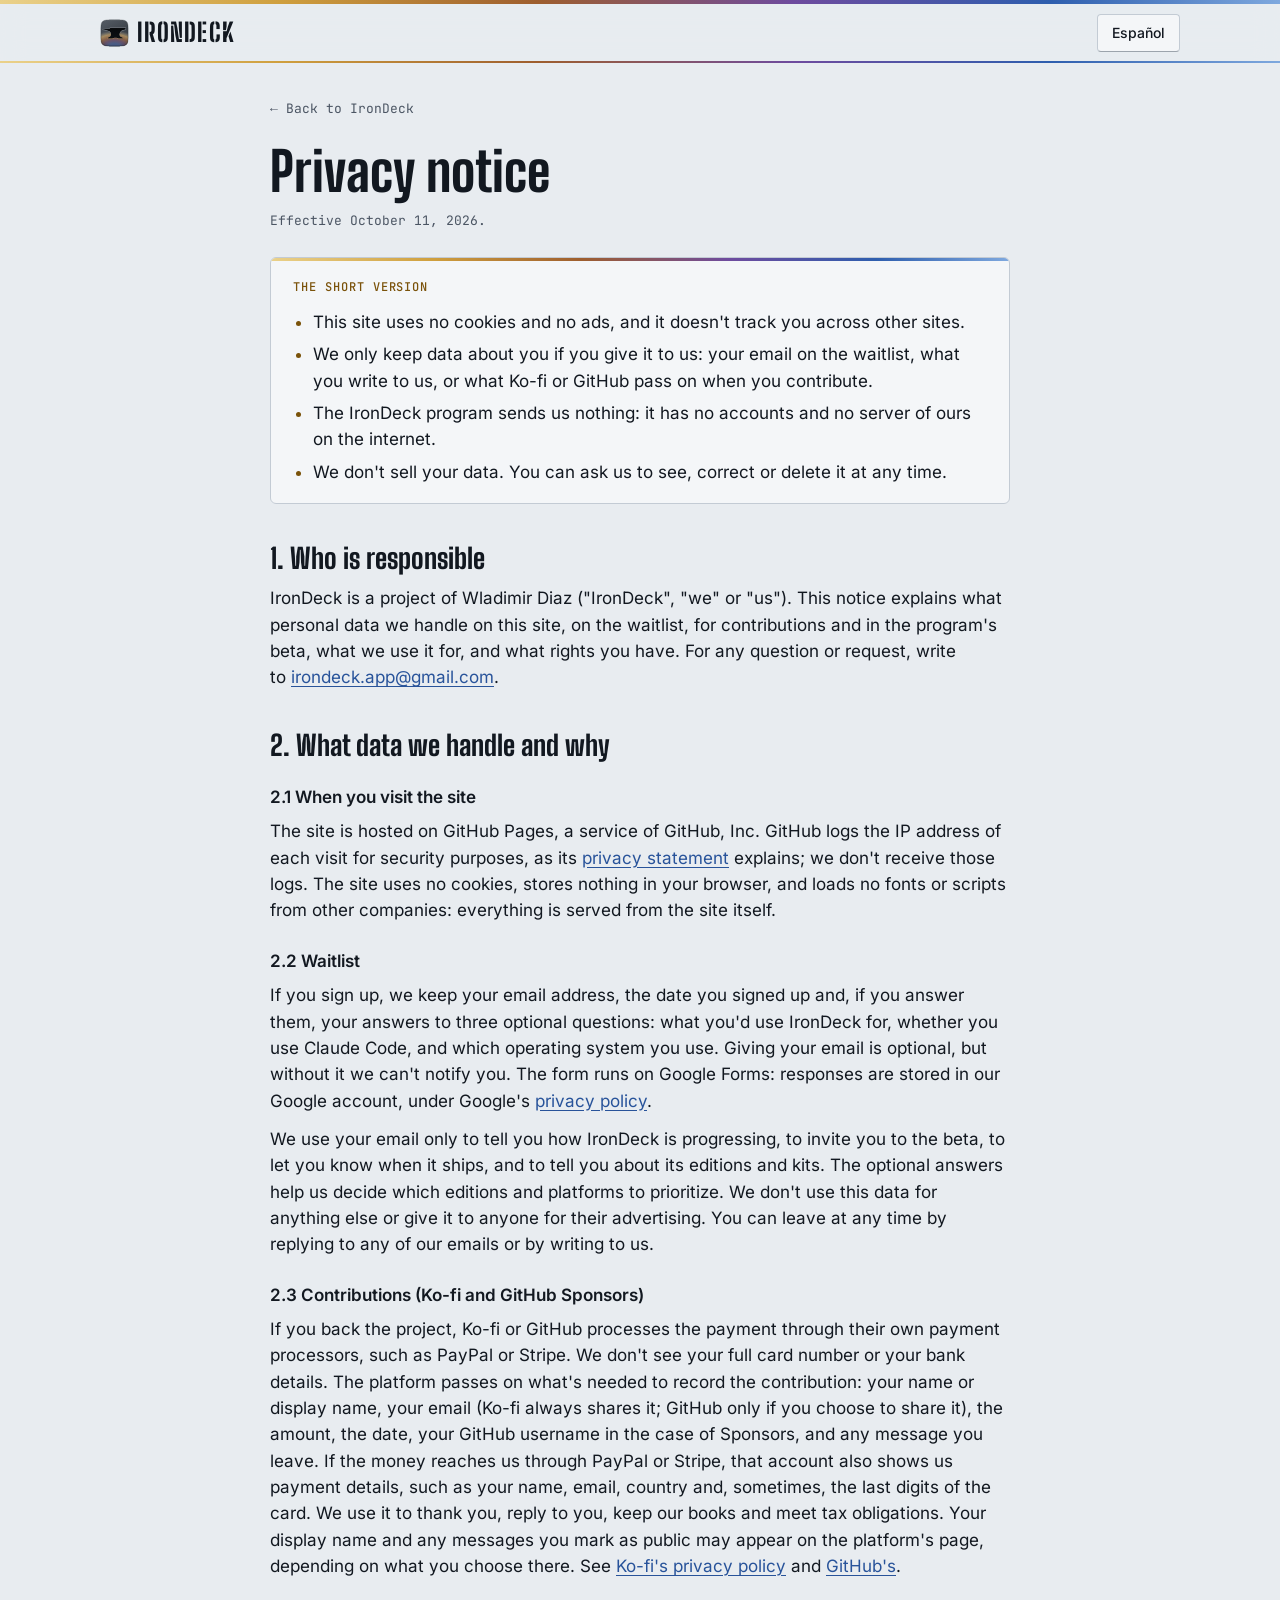
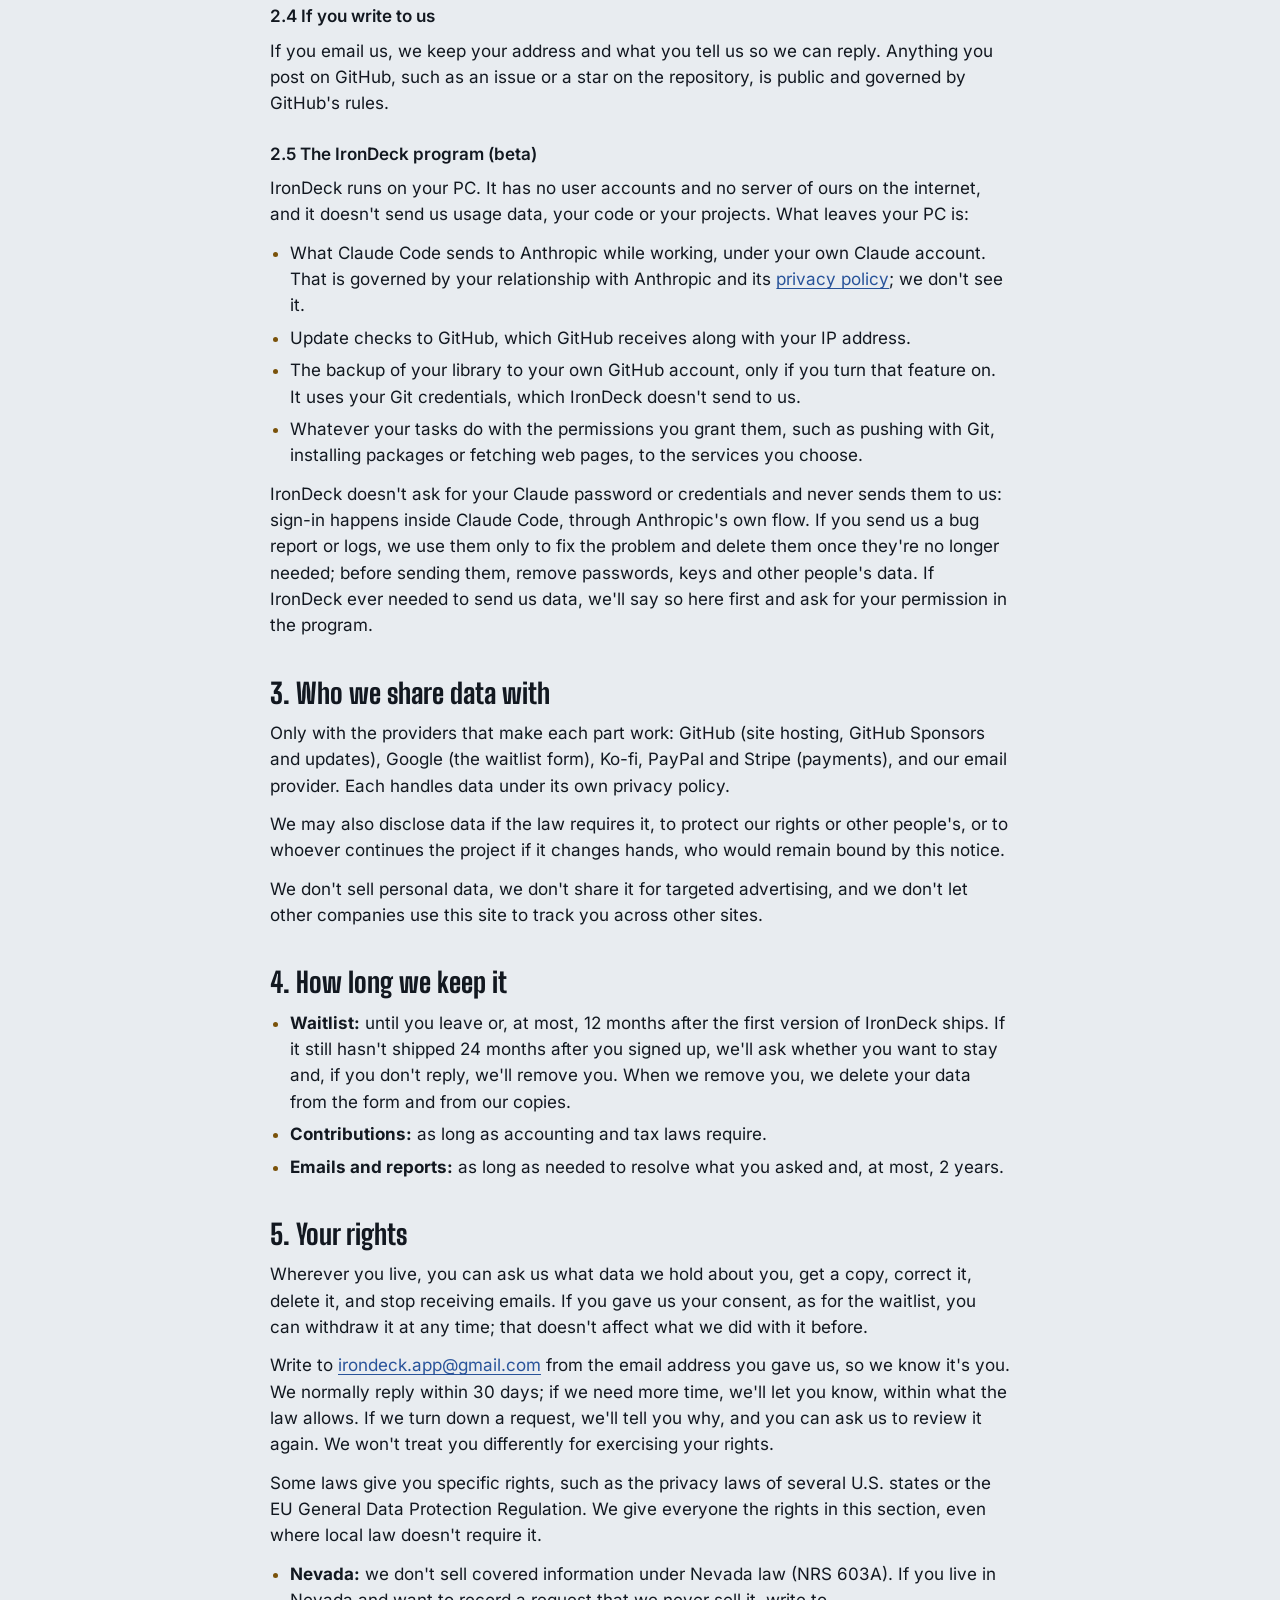
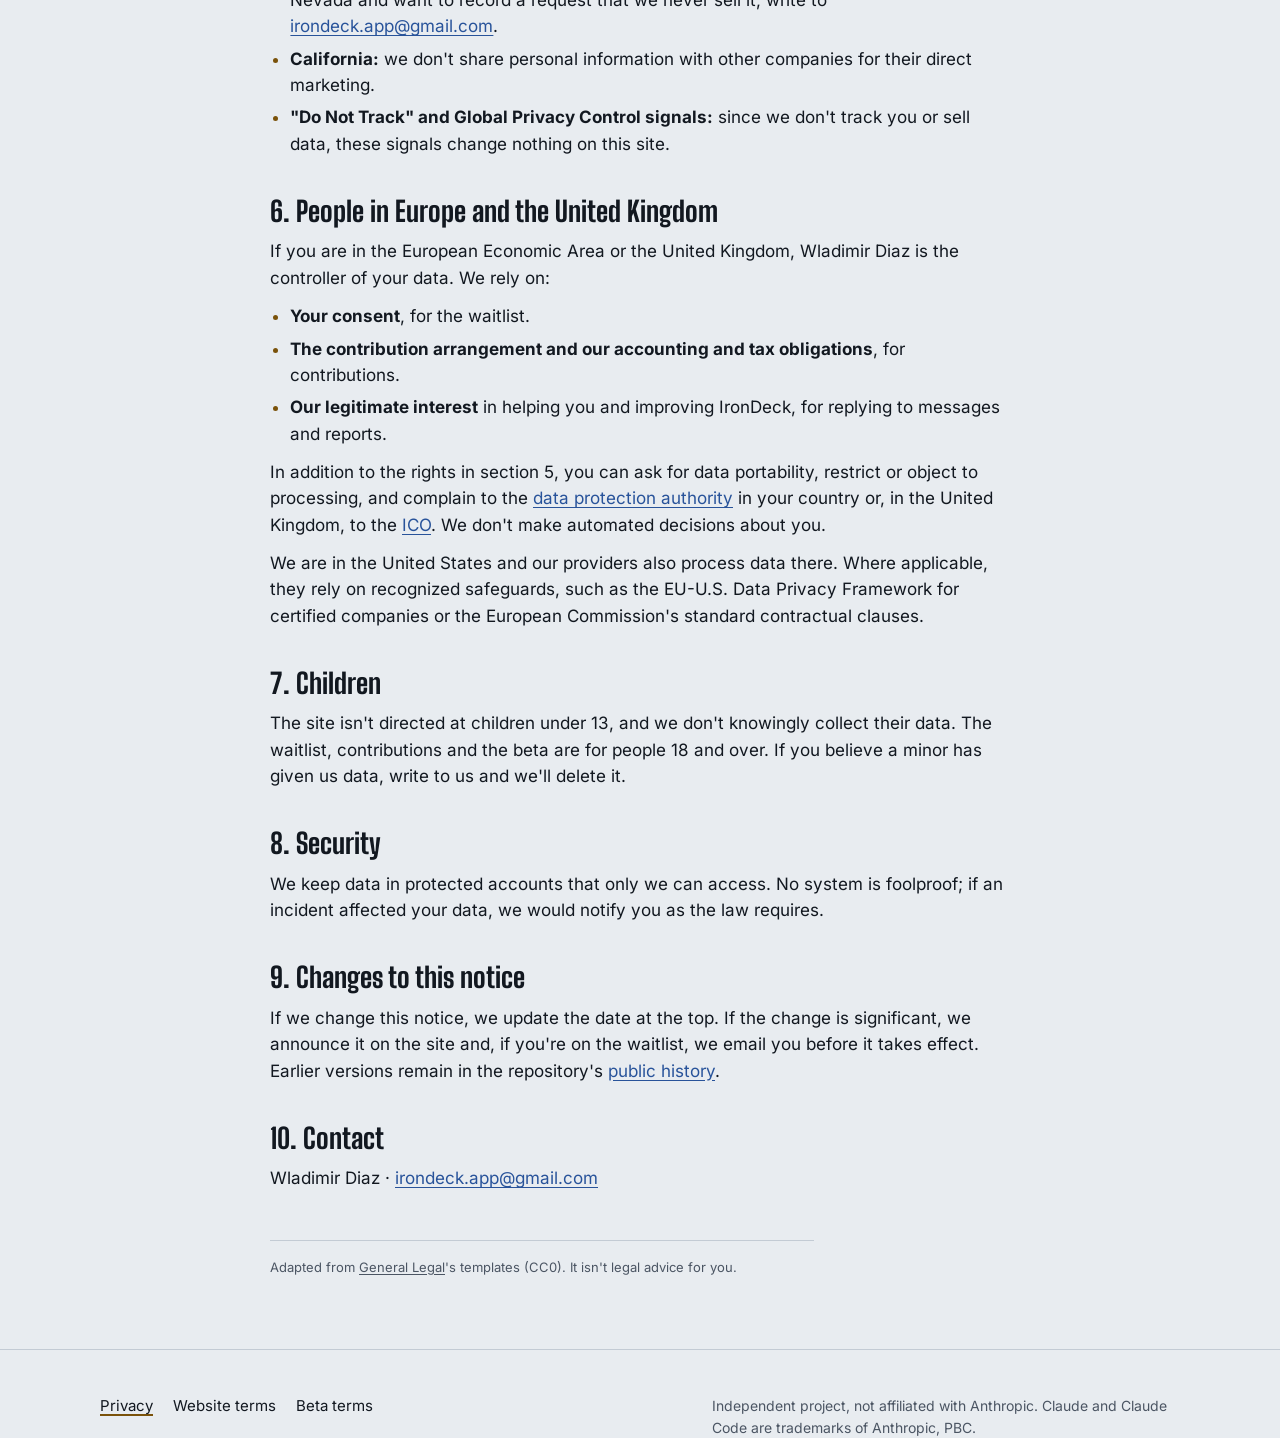
<file: en/privacy.html>
<!doctype html>
<html lang="en">
<head>
<meta charset="utf-8">
<meta name="viewport" content="width=device-width, initial-scale=1, viewport-fit=cover">
<title>Privacy notice | IronDeck</title>
<meta name="description" content="What data IronDeck handles on its site, waitlist, contributions and beta, and what rights you have.">
<link rel="canonical" href="https://dwladimirl.github.io/irondeck/en/privacy.html">
<link rel="alternate" hreflang="es" href="https://dwladimirl.github.io/irondeck/privacidad.html">
<link rel="alternate" hreflang="en" href="https://dwladimirl.github.io/irondeck/en/privacy.html">
<link rel="alternate" hreflang="x-default" href="https://dwladimirl.github.io/irondeck/en/privacy.html">
<meta name="theme-color" content="#151b23">
<link rel="icon" href="../favicon.ico" sizes="32x32">
<link rel="icon" href="../marca/irondeck-icono-simple.svg" type="image/svg+xml">
<link rel="apple-touch-icon" href="../apple-touch-icon.png">
<link rel="preload" href="../fuentes/inter-latin-wght-normal.woff2" as="font" type="font/woff2" crossorigin>
<style>
@font-face{font-family:"Inter";font-style:normal;font-weight:400 700;font-display:swap;src:url("../fuentes/inter-latin-wght-normal.woff2") format("woff2")}
@font-face{font-family:"Big Shoulders Display";font-style:normal;font-weight:700;font-display:swap;src:url("../fuentes/big-shoulders-display-latin-700-normal.woff2") format("woff2")}
@font-face{font-family:"Big Shoulders Display";font-style:normal;font-weight:800;font-display:swap;src:url("../fuentes/big-shoulders-display-latin-800-normal.woff2") format("woff2")}
@font-face{font-family:"Big Shoulders Stencil Display";font-style:normal;font-weight:800;font-display:swap;src:url("../fuentes/big-shoulders-stencil-display-latin-800-normal.woff2") format("woff2")}
@font-face{font-family:"JetBrains Mono";font-style:normal;font-weight:400 600;font-display:swap;src:url("../fuentes/jetbrains-mono-latin-wght-normal.woff2") format("woff2")}
/* Layout: a control deck. An instrument header, a hero split between the promise and a sample deck panel, a spec strip, then sections that alternate paper and raised paper on a 1120px frame. The temper colors (straw to blue, the colors steel takes as it is tempered) are the one signature: top edge, the underline of the hero's last line, the deck's top rule, the reading thread and the progress bar. */
:root {
  --bg: #e8ecf0;
  --bg-raised: #f4f6f8;
  --ink: #121820;
  --ink-2: #4b5563;
  --line: #c3cbd4;
  --accent: #28539a;
  --accent-ink: #f7f9fc;
  --straw: #7a520a;
  --done: #28539a;

  --deck-bg: #151b23;
  --deck-raised: #1e2630;
  --deck-line: #2f3a47;
  --deck-ink: #dce3eb;
  --deck-muted: #8e9aa9;
  --deck-straw: #e4c06a;
  --deck-blue: #8bafe8;
  --deck-ok: #86c9a6;
  --sombra: #0b1424;
  --brillo: rgba(40, 83, 154, 0.07);

  --t1: #ead18a; --t2: #cf9f3e; --t3: #9e5e2e; --t4: #6e4b9e; --t5: #2e5eae; --t6: #7ea8de;
  --temper: linear-gradient(90deg, var(--t1), var(--t2) 22%, var(--t3) 42%, var(--t4) 62%, var(--t5) 82%, var(--t6));

  --f-display: "Big Shoulders Display", "Arial Narrow", "Helvetica Neue", Arial, sans-serif;
  --f-stencil: "Big Shoulders Stencil Display", "Big Shoulders Display", "Arial Narrow", Arial, sans-serif;
  --f-body: "Inter", "Helvetica Neue", Arial, sans-serif;
  --f-mono: "JetBrains Mono", ui-monospace, "Cascadia Mono", Consolas, monospace;

  --dur-fast: 0.18s;
  --ease: cubic-bezier(0.22, 1, 0.36, 1);

  --frame: 1120px;
  --r: 6px;
  --r-chapa: 10px;
  --aire-seccion: 128px 120px;
  --aire-seccion-tel: 104px 96px;
  color-scheme: light;
}
@media (prefers-color-scheme: dark) {
  :root:not([data-theme="light"]) {
    --sombra: #000; --brillo: rgba(255, 255, 255, 0.06);
    --bg: #0f1318; --bg-raised: #161b22; --ink: #e4e9ef; --ink-2: #9ba6b4; --line: #29313b;
    --accent: #86abe6; --accent-ink: #0d1219; --straw: #e2bd63; --done: #86abe6;
    --deck-bg: #1a212a; --deck-raised: #222a35; --deck-line: #35414f;
    color-scheme: dark;
  }
}
:root[data-theme="dark"] {
  --sombra: #000; --brillo: rgba(255, 255, 255, 0.06);
  --bg: #0f1318; --bg-raised: #161b22; --ink: #e4e9ef; --ink-2: #9ba6b4; --line: #29313b;
  --accent: #86abe6; --accent-ink: #0d1219; --straw: #e2bd63; --done: #86abe6;
  --deck-bg: #1a212a; --deck-raised: #222a35; --deck-line: #35414f;
  color-scheme: dark;
}

*, *::before, *::after { box-sizing: border-box; }
html { -webkit-text-size-adjust: 100%; scroll-behavior: smooth; scroll-padding-top: 72px; }
@media (prefers-reduced-motion: reduce) { html { scroll-behavior: auto; } }
body {
  margin: 0;
  background: var(--bg);
  color: var(--ink);
  font-family: var(--f-body);
  font-size: 1.0625rem;
  line-height: 1.55;
}
img { max-width: 100%; height: auto; }
[hidden] { display: none !important; }

a { color: var(--accent); text-underline-offset: 0.18em; }
a:hover { text-decoration-thickness: 2px; }
:focus-visible { outline: 2px solid var(--accent); outline-offset: 3px; border-radius: 2px; }
.deck :focus-visible, .final :focus-visible { outline-color: var(--deck-blue); }

h1, h2, h3, h4 { text-wrap: balance; margin: 0; }
p { margin: 0; text-wrap: wrap; }
@media (min-width: 761px) { p { text-wrap: pretty; } }
ul, ol, dl, dd { margin: 0; padding: 0; list-style: none; }
code { font-family: var(--f-mono); font-size: 0.9em; white-space: nowrap; }
.nw { white-space: nowrap; }

.frame { max-width: var(--frame); margin-inline: auto; padding-inline: 20px; }

.skip { position: absolute; left: -999px; top: 0; background: var(--accent); color: var(--accent-ink); padding: 8px 12px; z-index: 10; }
.skip:focus { left: 12px; top: 12px; }

.temper-edge { height: 4px; background: var(--temper); }

.section-head .label::before { content: ""; display: inline-block; width: 22px; height: 2px; margin-inline-end: 0.9em; vertical-align: middle; background: var(--straw); }
.label .dato { color: var(--ink-2); }
.label .dato::before { content: "·"; margin-inline: 0.7em; color: var(--straw); }
.section-head .label { color: var(--ink); }
.label {
  font-family: var(--f-mono);
  font-size: 0.75rem;
  font-weight: 500;
  letter-spacing: 0.08em;
  text-transform: uppercase;
  color: var(--ink-2);
}

/* Header */
.top {
  position: sticky;
  top: env(safe-area-inset-top, 0px);
  z-index: 5;
  background: color-mix(in srgb, var(--bg) 84%, transparent);
  -webkit-backdrop-filter: blur(12px) saturate(1.3);
  backdrop-filter: blur(12px) saturate(1.3);
  border-bottom: 1px solid var(--line);
}
.top-inner { display: flex; align-items: center; gap: 22px; padding-block: 10px; }
.mark {
  display: inline-flex;
  align-items: center;
  gap: 0.34em;
  font-family: var(--f-stencil);
  font-weight: 800;
  font-size: 1.6rem;
  letter-spacing: 0.04em;
  line-height: 1;
  color: var(--ink);
  text-decoration: none;
}
.mark-icono { width: 1.12em; height: 1.12em; flex: none; }
.nav { display: flex; gap: 20px; margin-inline-start: auto; }
.nav a { color: var(--ink-2); text-decoration: none; font-size: 0.9375rem; }
.nav a:hover { color: var(--ink); }
.lang-link {
  display: inline-flex;
  align-items: center;
  min-height: 38px;
  font-family: var(--f-body);
  font-weight: 500;
  font-size: 0.875rem;
  color: var(--ink);
  text-decoration: none;
  background: var(--bg-raised);
  border: 1px solid var(--line);
  border-block-end-color: color-mix(in srgb, var(--ink) 22%, var(--line));
  border-radius: 4px;
  padding: 0 14px;
}
.lang-link:hover { background: color-mix(in srgb, var(--ink) 5%, var(--bg-raised)); }
.top .btn { min-height: 38px; padding: 0 16px; font-size: 0.875rem; }
/* The sections live in the compass and the links in the menu, at every width: the bar no longer carries the section links */
.nav { display: none; }
.lang-link { margin-inline-start: auto; }
@media (max-width: 400px) {
  .top-inner { gap: 10px; }
  .mark { font-size: 1.35rem; }
  .top .btn { padding: 0 12px; font-size: 0.8125rem; }
}

/* Buttons */
/* Buttons follow the standard Windows control shape: 4px corners, a quiet fill, a slightly darker bottom edge,
   medium-weight label. Pressing one flattens it instead of bouncing. */
.btn {
  position: relative;
  display: inline-flex;
  align-items: center;
  justify-content: center;
  gap: 10px;
  min-height: 40px;
  padding: 0 18px;
  border-radius: 4px;
  border: 1px solid var(--line);
  border-block-end-color: color-mix(in srgb, var(--ink) 22%, var(--line));
  background: var(--bg-raised);
  color: var(--ink);
  font-weight: 500;
  font-size: 0.9375rem;
  line-height: 1.2;
  letter-spacing: 0.002em;
  text-decoration: none;
  cursor: pointer;
  box-shadow: 0 1px 1px color-mix(in srgb, var(--sombra) 6%, transparent);
}
.btn:hover { text-decoration: none; background: color-mix(in srgb, var(--ink) 5%, var(--bg-raised)); }
.btn:active { background: var(--bg); color: var(--ink-2); box-shadow: none; }
.btn-lg { min-height: 46px; padding: 0 24px; font-size: 1rem; }
.btn-primary {
  background: var(--accent);
  border-color: color-mix(in srgb, var(--accent) 82%, #000);
  border-block-end-color: color-mix(in srgb, var(--accent) 60%, #000);
  color: var(--accent-ink);
  font-weight: 600;
  box-shadow: inset 0 1px 0 rgba(255, 255, 255, 0.14), 0 1px 2px color-mix(in srgb, var(--sombra) 14%, transparent);
}
.btn-primary:hover { background: color-mix(in srgb, var(--accent) 90%, #fff); }
.btn-primary:active { background: color-mix(in srgb, var(--accent) 88%, #000); color: var(--accent-ink); }
.soon {
  font-family: var(--f-mono);
  font-size: 0.75rem;
  font-weight: 500;
  letter-spacing: 0.08em;
  text-transform: uppercase;
  color: var(--ink-2);
  border: 1px dashed var(--line);
  border-radius: var(--r);
  padding: 10px 14px;
}

/* Hero */
.hero { padding-block: 56px 64px; }
.hero-grid { display: grid; grid-template-columns: minmax(0, 1.08fr) minmax(0, 0.92fr); gap: 56px; align-items: center; }
.hero h1 {
  font-family: var(--f-display);
  font-weight: 800;
  font-size: clamp(2.75rem, 3.4vw + 1.2rem, 4.25rem);
  line-height: 0.95;
  letter-spacing: 0.002em;
  margin-block: 0 22px;
}
/* The keyword line sits inside the H1, styled as the small mono kicker above the promise */
.h1-kicker {
  display: block;
  margin-block-end: 20px;
  font-family: var(--f-mono);
  font-size: 0.75rem;
  font-weight: 500;
  line-height: 1.4;
  letter-spacing: 0.08em;
  text-transform: uppercase;
  color: var(--ink-2);
}
.cta-nota { margin-block-start: 12px; font-size: 0.875rem; color: var(--ink-2); }
.cta-nota a { color: inherit; }
.sr-only { position: absolute; width: 1px; height: 1px; padding: 0; margin: -1px; overflow: hidden; clip: rect(0 0 0 0); white-space: nowrap; border: 0; }
.h1-end {
  display: table;
  margin-block-start: 0.08em;
  padding-block-end: 0.1em;
  background-image: var(--temper);
  background-repeat: no-repeat;
  background-size: 100% 0.09em;
  background-position: 0 100%;
}
.lede { font-size: 1.1875rem; line-height: 1.45; color: var(--ink-2); max-width: 44ch; }
.ctas { display: flex; flex-wrap: wrap; align-items: center; gap: 12px; margin-block-start: 30px; }
.proof {
  display: flex;
  flex-wrap: wrap;
  gap: 6px 18px;
  margin-block-start: 22px;
  font-family: var(--f-mono);
  font-size: 0.8125rem;
  color: var(--ink-2);
}
.proof li { display: inline-flex; align-items: start; gap: 8px; }
.proof li::before { content: ""; flex: none; width: 6px; height: 6px; margin-block-start: 0.5em; border-radius: 1px; background: var(--straw); }
.proof a { color: inherit; text-decoration-color: var(--line); }
.proof a:hover { color: var(--ink); text-decoration-color: currentColor; }
@media (max-width: 880px) {
  .hero { padding-block: 32px 48px; }
  .hero-grid { grid-template-columns: minmax(0, 1fr); gap: 40px; }
}
@media (max-width: 600px) {
  .hero { padding-block: 24px 40px; }
  .hero-grid { gap: 32px; }
  .hero h1 { font-size: 2.375rem; line-height: 1; margin-block: 0 16px; }
  .h1-kicker { margin-block-end: 14px; font-size: 0.6875rem; }
  .lede { font-size: 1.0625rem; line-height: 1.5; max-width: none; }
  .ctas { gap: 10px; margin-block-start: 24px; }
  .ctas .btn { flex: 1 1 100%; justify-content: center; }
  .ctas .btn-lg { padding: 0 18px; font-size: 1rem; }
  .ctas .btn-lg:not(.btn-primary) { border-color: var(--line); font-weight: 500; }
  .proof { gap: 6px; margin-block-start: 18px; font-size: 0.75rem; }
  .proof li { width: 100%; }
  .proof li:nth-child(3) { display: none; }
}

/* Deck panel (sample) */
.deck { margin: 0; min-width: 0; }
.deck-shell {
  background: var(--deck-bg);
  color: var(--deck-ink);
  border: 1px solid var(--deck-line);
  border-radius: 10px;
  overflow: hidden;
  box-shadow: 0 1px 0 rgba(255,255,255,0.04) inset, 0 24px 48px -28px rgba(10, 16, 24, 0.55);
  font-size: 0.875rem;
}
.deck-shell::before { content: ""; display: block; height: 3px; background: var(--temper); }
.deck-bar {
  display: flex; align-items: center; gap: 10px;
  padding: 10px 14px;
  border-bottom: 1px solid var(--deck-line);
  font-family: var(--f-mono);
  font-size: 0.75rem;
  color: var(--deck-muted);
}
.deck-bar b { font-family: var(--f-stencil); font-weight: 800; font-size: 1rem; letter-spacing: 0.05em; color: var(--deck-ink); }
.deck-bar b { display: inline-flex; align-items: center; gap: 7px; }
.deck-bar b img { width: 18px; height: 18px; }
.deck-bar .proj { margin-inline-start: auto; }
.deck-body { display: grid; gap: 14px; padding: 16px; }
.deck-label { font-family: var(--f-mono); font-size: 0.6875rem; letter-spacing: 0.08em; text-transform: uppercase; color: var(--deck-muted); margin-block-end: 8px; }
.steps { display: grid; gap: 6px; }
.step {
  display: grid;
  grid-template-columns: 14px minmax(0, 1fr) auto;
  gap: 10px;
  align-items: center;
  padding: 8px 10px;
  background: var(--deck-raised);
  border-radius: 4px;
}
.step .dot { width: 8px; height: 8px; border-radius: 50%; background: var(--deck-line); justify-self: center; }
.step[data-s="ok"] .dot { background: var(--deck-ok); }
.step[data-s="run"] .dot { background: var(--deck-straw); box-shadow: 0 0 0 4px rgba(228, 192, 106, 0.16); }
.step .name { min-width: 0; }
.step .meta { display: block; font-family: var(--f-mono); font-size: 0.6875rem; color: var(--deck-muted); }
.step .state { font-family: var(--f-mono); font-size: 0.6875rem; color: var(--deck-muted); white-space: nowrap; }
.step[data-s="run"] .state { color: var(--deck-straw); }
.step[data-s="ok"] .state { color: var(--deck-ok); }
.gauges { display: grid; grid-template-columns: repeat(3, minmax(0, 1fr)); gap: 8px; }
.gauge { background: var(--deck-raised); border-radius: 4px; padding: 10px; min-width: 0; }
.gauge p { font-family: var(--f-mono); font-size: 0.625rem; letter-spacing: 0.06em; text-transform: uppercase; color: var(--deck-muted); }
.gauge strong { display: block; font-family: var(--f-display); font-weight: 700; font-size: 1.5rem; line-height: 1.1; margin-block: 2px 6px; font-variant-numeric: tabular-nums; }
.bar { height: 4px; background: var(--deck-line); border-radius: 2px; overflow: hidden; }
.bar i { display: block; height: 100%; background: var(--deck-blue); }
.bar i.warm { background: var(--deck-straw); }
.tray { display: grid; gap: 6px; }
.ask { background: var(--deck-raised); border-radius: 4px; padding: 10px; display: grid; gap: 8px; border-left: 2px solid var(--deck-straw); }
.ask-actions { display: flex; flex-wrap: wrap; gap: 6px; }
.chip { font-family: var(--f-mono); font-size: 0.6875rem; padding: 3px 8px; border-radius: 3px; border: 1px solid var(--deck-line); color: var(--deck-ink); }
.chip.go { background: var(--deck-blue); border-color: var(--deck-blue); color: var(--deck-bg); }
.guard { display: flex; align-items: center; gap: 8px; font-family: var(--f-mono); font-size: 0.6875rem; color: var(--deck-ok); }
.guard::before { content: ""; width: 6px; height: 6px; border-radius: 50%; background: var(--deck-ok); }
.deck figcaption { margin-block-start: 10px; font-family: var(--f-mono); font-size: 0.75rem; color: var(--ink-2); }
@media (max-width: 600px) {
  .deck-body { padding: 14px; gap: 12px; }
  .tray .ask + .ask { display: none; }
}
@media (max-width: 420px) {
  .gauges { grid-template-columns: minmax(0, 1fr) minmax(0, 1fr); }
  .gauges .gauge:first-child { grid-column: 1 / -1; }
}

/* Spec strip */
.strip { background: var(--bg-raised); border-block: 1px solid var(--line); }
.strip-grid { display: grid; grid-template-columns: repeat(4, minmax(0, 1fr)); }
.strip-grid > div { padding: 18px 20px; border-inline-start: 1px solid var(--line); min-width: 0; }
.strip-grid > div:first-child { border-inline-start: 0; padding-inline-start: 0; }
.strip dt { font-family: var(--f-mono); font-size: 0.6875rem; font-weight: 500; letter-spacing: 0.08em; text-transform: uppercase; color: var(--straw); margin-block-end: 4px; }
.strip dd { font-size: 0.9375rem; line-height: 1.45; }
@media (max-width: 860px) {
  .strip-grid { grid-template-columns: repeat(2, minmax(0, 1fr)); }
  .strip-grid > div { padding: 14px 16px; }
  .strip-grid > div:nth-child(odd) { border-inline-start: 0; padding-inline-start: 0; }
  .strip-grid > div:nth-child(n+3) { border-top: 1px solid var(--line); }
}
@media (max-width: 460px) {
  .strip-grid > div { padding: 12px 0 12px 14px; }
  .strip-grid > div:nth-child(odd) { padding-inline-start: 0; }
  .strip dd { font-size: 0.875rem; }
}

/* Sections */
.section { --surface: var(--bg); padding-block: var(--aire-seccion); }
.section.alt { --surface: var(--bg-raised); background: var(--bg-raised); }
.section:not(.alt) + .section:not(.alt) { border-top: 1px solid var(--line); }
.section-head { display: grid; gap: 12px; margin-block-end: 36px; }
.section h2 {
  font-family: var(--f-display);
  font-weight: 800;
  font-size: clamp(2.375rem, 3.2vw + 1.2rem, 3.75rem);
  line-height: 0.95;
  letter-spacing: -0.005em;
}
.section-head p { color: var(--ink-2); max-width: 62ch; }
@media (max-width: 600px) { .section { padding-block: 56px; } }

/* Problem */
.pains { display: grid; grid-template-columns: minmax(0, 1.3fr) minmax(0, 1fr); gap: 28px 40px; }
.pains li { border-top: 2px solid var(--ink); padding-block-start: 14px; }
.pains li:first-child { grid-row: span 2; }
.pains li:first-child h3 { font-family: var(--f-display); font-weight: 800; font-size: 2rem; line-height: 1; margin-block-end: 12px; }
.pains li:first-child p { font-size: 1.1875rem; max-width: 34ch; }
.pains h3 { font-size: 1.125rem; font-weight: 600; margin-block-end: 6px; }
.pains p { color: var(--ink-2); }
.answer { margin-block-start: 44px; font-family: var(--f-display); font-weight: 800; font-size: clamp(1.75rem, 1.6vw + 1.1rem, 2.375rem); line-height: 1.05; }
@media (max-width: 820px) {
  .pains { grid-template-columns: minmax(0, 1fr); gap: 22px; }
  .pains li:first-child { grid-row: auto; }
}

/* How it works */
.how { display: grid; grid-template-columns: minmax(0, 0.9fr) minmax(0, 1.1fr); gap: 56px; }
.how-intro p + p { margin-block-start: 14px; }
.how-intro > p { max-width: 46ch; }
@media (min-width: 821px) { .how-intro { position: sticky; top: 96px; align-self: start; } }
.process { counter-reset: s; display: grid; }
.process li {
  counter-increment: s;
  display: grid;
  grid-template-columns: 44px minmax(0, 1fr);
  gap: 16px;
  padding-block: 18px;
  border-top: 1px solid var(--line);
}
.process li:last-child { border-bottom: 1px solid var(--line); }
.process li { position: relative; }
.process li::before {
  content: counter(s, decimal-leading-zero);
  display: grid;
  place-items: center;
  width: 34px;
  height: 34px;
  border: 1px solid var(--line);
  border-radius: 50%;
  background: var(--surface);
  font-family: var(--f-mono);
  font-weight: 500;
  font-size: 0.8125rem;
  color: var(--straw);
  position: relative;
  z-index: 1;
}
.process li:not(:last-child)::after {
  content: "";
  position: absolute;
  left: 17px;
  top: 52px;
  bottom: -18px;
  width: 1px;
  background: linear-gradient(var(--straw), var(--line));
  opacity: 0.6;
}
.process h3 { font-size: 1.125rem; font-weight: 600; margin-block-end: 4px; }
.process p { color: var(--ink-2); }
@media (max-width: 820px) { .how { grid-template-columns: minmax(0, 1fr); gap: 28px; } }
@media (max-width: 600px) { .process li { grid-template-columns: 34px minmax(0, 1fr); gap: 12px; } }

/* Features: three pillars as rows */
.pillars { display: grid; }
.pillar {
  display: grid;
  grid-template-columns: minmax(0, 0.7fr) minmax(0, 2fr);
  gap: 20px 40px;
  padding-block: 28px;
  border-top: 2px solid var(--ink);
}
.pillar > h3 { font-family: var(--f-display); font-weight: 800; font-size: 1.875rem; line-height: 1; }
.feats { display: grid; grid-template-columns: repeat(2, minmax(0, 1fr)); gap: 22px 36px; }
.feat h4 { margin-block-end: 4px; font-size: 1.125rem; font-weight: 600; }
.feat p { color: var(--ink-2); font-size: 0.9375rem; }
.extra { margin-block-start: 8px; padding-block-start: 22px; border-top: 1px solid var(--line); color: var(--ink-2); }
@media (max-width: 900px) { .pillar { grid-template-columns: minmax(0, 1fr); } }
@media (max-width: 560px) { .feats { grid-template-columns: minmax(0, 1fr); } }

/* What sets it apart: the answer to the three pains, four cards with a line icon */
.diffs { display: grid; grid-template-columns: repeat(4, minmax(0, 1fr)); gap: 16px; margin-block-start: 28px; }
.diff {
  position: relative;
  min-width: 0;
  padding: 20px 18px 18px;
  background: var(--bg-raised);
  border: 1px solid var(--line);
  border-radius: var(--r);
  overflow: hidden;
}
.diff-key::before { content: ""; position: absolute; inset: 0 0 auto 0; height: 3px; background: var(--temper); }
.diff-ico { display: inline-grid; place-items: center; width: 40px; height: 40px; margin-block-end: 14px; border: 1px solid var(--line); border-radius: var(--r); color: var(--straw); }
.diff-ico svg { width: 22px; height: 22px; fill: none; stroke: currentColor; stroke-width: 1.6; stroke-linecap: round; stroke-linejoin: round; }
.diff h3 { font-size: 1.125rem; font-weight: 600; margin-block-end: 6px; }
.diff p { color: var(--ink-2); font-size: 0.9375rem; }
@media (min-width: 561px) {
  .diffs { grid-template-rows: auto auto 1fr; row-gap: 0; }
  .diff { display: grid; grid-row: span 3; grid-template-rows: subgrid; row-gap: 0; align-content: start; }
}
@media (max-width: 960px) { .diffs { grid-template-columns: repeat(2, minmax(0, 1fr)); row-gap: 16px; } }
@media (max-width: 560px) {
  .diffs { grid-template-columns: minmax(0, 1fr); gap: 10px; }
  .diff { display: grid; grid-template-columns: 40px minmax(0, 1fr); gap: 2px 14px; padding: 16px; }
  .diff-ico { grid-row: span 2; margin: 0; }
}

/* Folded blocks: the spec sheet, earlier updates and FAQ answers open on demand */
.plegable { margin-block-start: 8px; }
.plegable > summary,
.faq summary {
  display: flex;
  align-items: center;
  justify-content: space-between;
  gap: 16px;
  cursor: pointer;
  list-style: none;
}
.plegable > summary::-webkit-details-marker,
.faq summary::-webkit-details-marker { display: none; }
.plegable > summary {
  min-height: 50px;
  padding: 0 18px;
  border: 1px solid var(--line);
  border-block-end-color: color-mix(in srgb, var(--ink) 18%, var(--line));
  border-radius: 4px;
  background: color-mix(in srgb, var(--ink) 3%, var(--surface));
  font-weight: 500;
  transition: background-color 0.2s var(--ease);
}
.plegable > summary:hover { background: color-mix(in srgb, var(--ink) 6%, var(--surface)); }
.plegable > summary::after,
.faq summary::after {
  content: "";
  flex: none;
  width: 10px;
  height: 10px;
  margin-inline-end: 4px;
  border-right: 2px solid var(--straw);
  border-bottom: 2px solid var(--straw);
  transform: translateY(-3px) rotate(45deg);
}
.plegable[open] > summary { margin-block-end: 24px; }
.plegable[open] > summary::after,
.faq details[open] summary::after { transform: translateY(2px) rotate(-135deg); }
.news-mas { margin-block-start: 20px; }
.news-mas[open] > summary { margin-block-end: 0; }
.news-mas .news li:first-child { border-top: 0; }

/* Technical details */
.spec-groups { display: grid; grid-template-columns: repeat(3, minmax(0, 1fr)); gap: 32px 40px; align-items: start; }
.spec-group { min-width: 0; }
.spec-title {
  font-family: var(--f-mono);
  font-size: 0.75rem;
  font-weight: 500;
  letter-spacing: 0.08em;
  text-transform: uppercase;
  padding-block-end: 10px;
  border-bottom: 2px solid var(--ink);
  margin-block-end: 4px;
}
.spec { padding-block: 12px; min-width: 0; }
.spec dt { font-family: var(--f-mono); font-size: 0.8125rem; font-weight: 500; color: var(--straw); margin-block-end: 2px; }
.spec dd { color: var(--ink-2); font-size: 0.9375rem; overflow-wrap: anywhere; }
.spec dd code { color: var(--ink); }
.not-yet {
  margin-block-start: 28px;
  padding: 14px 18px;
  border-left: 3px solid var(--t3);
  background: var(--bg);
  color: var(--ink-2);
}
.not-yet strong { color: var(--ink); font-weight: 600; }
@media (max-width: 900px) { .spec-groups { grid-template-columns: minmax(0, 1fr); } }

/* Progress */
.stats { display: grid; grid-template-columns: repeat(4, minmax(0, 1fr)); gap: 24px; margin-block-end: 40px; }
.stat { border-top: 1px solid var(--ink); padding-block-start: 12px; min-width: 0; }
.stat strong { display: block; font-family: var(--f-display); font-weight: 800; font-size: clamp(2.25rem, 2.4vw + 1rem, 3rem); line-height: 1; font-variant-numeric: tabular-nums; }
.stat > span { display: block; margin-block-start: 6px; color: var(--ink-2); font-size: 0.9375rem; }
@media (max-width: 820px) { .stats { grid-template-columns: repeat(2, minmax(0, 1fr)); } }

.meter { margin-block-end: 28px; }
.meter-track { position: relative; height: 12px; border-radius: 3px; background: var(--temper); overflow: hidden; }
.meter-rest { position: absolute; top: 0; bottom: 0; right: 0; background: var(--line); }
.meter-ticks { position: absolute; inset: 0; z-index: 2; display: grid; grid-template-columns: repeat(6, 1fr); }
.meter-ticks span { border-right: 2px solid var(--surface); }
.meter-ticks span:last-child { border-right: 0; }
.meter-scale { display: grid; grid-template-columns: repeat(6, 1fr); margin-block-start: 8px; font-family: var(--f-mono); font-size: 0.75rem; color: var(--ink-2); }

.phases { display: grid; }
.phase {
  display: grid;
  grid-template-columns: 56px minmax(0, 1fr) 132px;
  gap: 16px;
  align-items: baseline;
  padding-block: 16px;
  border-top: 1px solid var(--line);
}
.phase:last-child { border-bottom: 1px solid var(--line); }
.phase .num { font-family: var(--f-mono); font-size: 0.875rem; color: var(--ink-2); }
.phase h3 { font-size: 1.125rem; font-weight: 600; }
.phase p { color: var(--ink-2); font-size: 0.9375rem; margin-block-start: 2px; max-width: 70ch; }
.pill {
  justify-self: end;
  font-family: var(--f-mono);
  font-size: 0.6875rem;
  font-weight: 500;
  letter-spacing: 0.08em;
  text-transform: uppercase;
  padding: 3px 8px;
  border-radius: 3px;
  border: 1px solid var(--line);
  color: var(--ink-2);
  white-space: nowrap;
}
.pill[data-st="done"] { border-color: var(--done); color: var(--done); }
.pill[data-st="doing"] { border-color: var(--straw); color: var(--straw); background: color-mix(in srgb, var(--straw) 10%, transparent); }
.pill[data-st="later"] { border-style: dashed; }
@media (max-width: 640px) {
  .phase { grid-template-columns: 40px minmax(0, 1fr); row-gap: 10px; }
  .phase .pill { grid-column: 2; justify-self: start; margin-block-start: 0; }
}

/* Updates */
.news { display: grid; }
.news li {
  display: grid;
  grid-template-columns: 150px minmax(0, 1fr);
  gap: 20px;
  padding-block: 20px;
  border-top: 1px solid var(--line);
}
.news li:last-child { border-bottom: 1px solid var(--line); }
.news time { font-family: var(--f-mono); font-size: 0.8125rem; color: var(--ink-2); padding-block-start: 3px; }
.news h3 { font-size: 1.125rem; font-weight: 600; margin-block-end: 6px; }
.news p { color: var(--ink-2); max-width: 66ch; }
@media (max-width: 600px) { .news li { grid-template-columns: minmax(0, 1fr); gap: 4px; } }

/* Editions */
.editions { display: grid; grid-template-columns: minmax(0, 1.4fr) minmax(0, 1fr) minmax(0, 1fr); gap: 20px; }
.edition-main { background: color-mix(in srgb, var(--accent) 5%, var(--bg-raised)); }
.edition {
  display: grid;
  grid-template-rows: auto auto 1fr;
  gap: 10px;
  padding: 22px;
  background: var(--bg-raised);
  border: 1px solid var(--line);
  border-radius: var(--r);
  min-width: 0;
}
.edition-main { border-top: 3px solid var(--accent); }
.edition-head { display: flex; flex-wrap: wrap; align-items: baseline; justify-content: space-between; gap: 8px; }
.edition h3 { font-family: var(--f-display); font-weight: 800; font-size: 1.75rem; line-height: 1; }
.edition-main h3 { font-size: 2.25rem; }
.edition .pill { justify-self: auto; }
.edition .for { font-weight: 500; }
.edition p:last-child { color: var(--ink-2); font-size: 0.9375rem; }
@media (max-width: 900px) { .editions { grid-template-columns: minmax(0, 1fr); gap: 16px; } }

/* About */
.about { display: grid; grid-template-columns: minmax(0, 1.2fr) minmax(0, 0.8fr); gap: 48px; align-items: start; }
.about { align-items: center; }
.about > div:first-child > p { max-width: 58ch; }
.about > div:first-child > p + p { margin-block-start: 14px; color: var(--ink-2); }
.perfil { display: grid; gap: 18px; padding: 24px; background: var(--bg); border: 1px solid var(--line); border-radius: 10px; position: relative; overflow: hidden; }
.perfil::before { content: ""; position: absolute; inset: 0 0 auto 0; height: 3px; background: var(--temper); }
.perfil-cabeza { display: flex; align-items: center; gap: 16px; }
.perfil-icono { width: 64px; height: 64px; flex: none; }
.perfil-nombre { font-family: var(--f-display); font-weight: 800; font-size: 1.75rem; line-height: 1; }
.perfil-alias { margin-block-start: 6px; font-family: var(--f-mono); font-size: 0.8125rem; color: var(--ink-2); }
.perfil-datos { display: grid; gap: 8px; padding-block: 16px; border-block: 1px solid var(--line); font-size: 0.9375rem; color: var(--ink-2); }
.perfil-datos strong { color: var(--ink); font-weight: 600; }
.perfil-datos a { overflow-wrap: anywhere; }
.perfil-enlaces { display: flex; flex-wrap: wrap; gap: 10px; }
@media (max-width: 1000px) { .about { grid-template-columns: minmax(0, 1fr); gap: 28px; } .perfil { max-width: 480px; } }

/* Follow and support */
.join {
  display: grid;
  grid-template-columns: minmax(0, 1fr) auto;
  gap: 16px 32px;
  align-items: center;
  padding: 28px;
  background: var(--bg);
  border: 1px solid var(--line);
  border-radius: var(--r);
}
.join h3 { font-family: var(--f-display); font-weight: 800; font-size: 1.875rem; line-height: 1; margin-block-end: 8px; }
.join p { color: var(--ink-2); max-width: 54ch; }
.support-intro { margin-block: 36px 18px; color: var(--ink-2); max-width: 66ch; }
.ways { display: grid; grid-template-columns: repeat(3, minmax(0, 1fr)); gap: 16px; }
.way {
  display: grid;
  grid-template-rows: auto auto 1fr auto;
  justify-items: start;
  gap: 8px;
  min-width: 0;
  padding: 22px 20px 20px;
  background: var(--bg);
  border: 1px solid var(--line);
  border-radius: var(--r);
}
.way .diff-ico { margin-block-end: 6px; }
.way-gratis { position: relative; overflow: hidden; }
.way-gratis::before { content: ""; position: absolute; inset: 0 0 auto 0; height: 3px; background: var(--temper); }
.way h3 { font-size: 1.125rem; font-weight: 600; }
.way p { color: var(--ink-2); font-size: 0.9375rem; }
.way .btn, .way .soon { margin-block-start: 8px; }
@media (max-width: 860px) { .ways { grid-template-columns: minmax(0, 1fr); } }
.also { margin-block-start: 22px; color: var(--ink-2); }
@media (max-width: 640px) {
  .join { grid-template-columns: minmax(0, 1fr); padding: 22px 20px; }
  .join p, .way p, .diff p, .perfil-datos, .edition p { max-width: none; }
  .join .btn { justify-content: center; }
}

/* FAQ: heading on the left (it stays in view), the accordion on the right */
.faq-layout { display: grid; grid-template-columns: minmax(0, 0.8fr) minmax(0, 1.4fr); gap: 56px; align-items: start; }
.faq-layout .section-head { margin-block-end: 0; }
@media (min-width: 901px) { .faq-layout .section-head { position: sticky; top: 96px; } }
@media (max-width: 900px) { .faq-layout { grid-template-columns: minmax(0, 1fr); gap: 0; } .faq-layout .section-head { margin-block-end: 36px; } }
.faq { display: grid; border-top: 1px solid var(--line); }
.faq details { border-bottom: 1px solid var(--line); }
.faq summary { padding-block: 18px; }
.faq summary:hover h3 { color: var(--accent); }
.faq h3 { font-size: 1.125rem; font-weight: 600; }
.faq p { color: var(--ink-2); padding-block-end: 20px; max-width: 68ch; }

/* Closing band */
.final { background: var(--deck-bg); color: var(--deck-ink); }
.final-inner { display: grid; grid-template-columns: minmax(0, 1fr) auto; gap: 20px 40px; align-items: center; padding-block: 64px; }
.final-copy { display: flex; align-items: center; gap: 26px; }
.final-icono { width: 96px; height: 96px; flex: none; }
.final h2 { font-family: var(--f-display); font-weight: 800; font-size: clamp(2.125rem, 2.6vw + 1.2rem, 3.125rem); line-height: 1; }
.final p { color: var(--deck-muted); margin-block-start: 10px; max-width: 52ch; }
.final .btn-primary { --accent: var(--deck-blue); background: var(--deck-blue); border-color: color-mix(in srgb, var(--deck-blue) 80%, #000); color: var(--deck-bg); }
.final .btn-primary:hover { background: color-mix(in srgb, var(--deck-blue) 88%, #fff); }
.final .btn:not(.btn-primary) { background: transparent; border-color: var(--deck-line); color: var(--deck-ink); }
.final .btn:not(.btn-primary):hover { background: var(--deck-raised); }
@media (max-width: 900px) {
  .final-inner { grid-template-columns: minmax(0, 1fr); padding-block: 52px; }
  /* the icon stays beside the title: on a phone the title takes two lines, the icon matches their height */
  .final-copy { align-items: flex-start; gap: 16px; }
  .final-icono { width: 68px; height: 68px; }
  .final h2 { font-size: clamp(1.875rem, 8.8vw, 2.5rem); line-height: 1; text-wrap: balance; padding-block-start: 2px; }
  .final .btn { justify-content: center; }
}

/* Footer */
.foot { border-top: 1px solid var(--line); padding-block: 40px 48px; }
.foot-inner { display: grid; grid-template-columns: minmax(0, 1.4fr) repeat(3, minmax(0, 0.6fr)); gap: 28px 32px; }
.foot .mark { font-size: 1.35rem; }
.foot-brand p { color: var(--ink-2); font-size: 0.875rem; max-width: 46ch; margin-block-start: 10px; }
.foot-col h2 { font-family: var(--f-mono); font-size: 0.75rem; font-weight: 500; letter-spacing: 0.08em; text-transform: uppercase; color: var(--ink-2); margin-block-end: 10px; }
.foot-col ul { display: grid; gap: 2px; font-size: 0.9375rem; }
.foot-col a { display: inline-block; padding-block: 4px; color: var(--ink); text-decoration: none; }
.foot-col a:hover { text-decoration: underline; }
@media (max-width: 760px) { .foot-inner { grid-template-columns: repeat(2, minmax(0, 1fr)); } .foot-brand { grid-column: 1 / -1; } }

/* Legal pages: one reading column on the same paper, under the same header and temper edge. The summary box carries the temper rule; warranty and liability clauses sit in a marked box so they stand out. */
.foot-legal, .foot-legal > span { display: flex; flex-wrap: wrap; gap: 2px 16px; font-size: 0.875rem; }
.foot-legal { margin-block-start: 10px; }
.foot-legal a { color: var(--ink-2); padding-block: 4px; }
.foot-legal a:hover { color: var(--ink); }
.join-nota { margin-block-start: 8px; font-size: 0.875rem; }
.legal-top .lang-link { margin-inline-start: auto; }
.legal { padding-block: 32px 72px; }
.legal-frame { max-width: 780px; }
.legal-volver { margin-block-end: 22px; font-family: var(--f-mono); font-size: 0.8125rem; }
.legal-volver a { color: var(--ink-2); text-decoration: none; padding-block: 4px; display: inline-block; }
.legal-volver a:hover { color: var(--ink); text-decoration: underline; }
.legal h1 { font-family: var(--f-display); font-weight: 800; font-size: clamp(2.375rem, 2.4vw + 1.6rem, 3.375rem); line-height: 1; }
.legal-fecha { margin-block-start: 12px; font-family: var(--f-mono); font-size: 0.8125rem; color: var(--ink-2); }
.legal-resumen { position: relative; overflow: hidden; margin-block: 26px 4px; padding: 20px 22px 18px; background: var(--bg-raised); border: 1px solid var(--line); border-radius: var(--r); }
.legal-resumen::before { content: ""; position: absolute; inset: 0 0 auto 0; height: 3px; background: var(--temper); }
.legal-resumen-t { margin-block-end: 10px; font-family: var(--f-mono); font-size: 0.75rem; font-weight: 500; letter-spacing: 0.08em; text-transform: uppercase; color: var(--straw); }
.legal ul { display: grid; gap: 6px; padding-inline-start: 1.2em; list-style: disc; }
.legal ul li::marker { color: var(--straw); }
.legal h2 { margin-block: 40px 12px; font-family: var(--f-display); font-weight: 800; font-size: 1.75rem; line-height: 1.05; }
.legal h3 { margin-block: 24px 8px; font-size: 1.0625rem; font-weight: 600; }
.legal p + p, .legal p + ul, .legal ul + p { margin-block-start: 12px; }
.legal p, .legal li { max-width: 68ch; }
.legal-aviso { padding: 14px 18px; background: var(--bg-raised); border-inline-start: 3px solid var(--straw); border-radius: 0 var(--r) var(--r) 0; font-weight: 500; }
.legal mark { padding-inline: 0.25em; border-radius: 2px; background: var(--straw); color: var(--bg); }
.legal-borrador { margin-block-end: 22px; padding: 12px 16px; border: 1px dashed var(--straw); border-radius: var(--r); font-size: 0.9375rem; }
.legal-credito { margin-block-start: 48px; padding-block-start: 16px; border-top: 1px solid var(--line); font-size: 0.8125rem; color: var(--ink-2); }
.legal-credito a { color: inherit; }
.legal-foot-inner { display: flex; flex-wrap: wrap; justify-content: space-between; align-items: baseline; gap: 14px 32px; }
.legal-foot p { color: var(--ink-2); font-size: 0.875rem; max-width: 52ch; }
.legal-nav { display: flex; flex-wrap: wrap; gap: 2px 20px; font-size: 0.9375rem; }
.legal-nav a { display: inline-block; padding-block: 4px; color: var(--ink); text-decoration: none; }
.legal-nav a:hover, .legal-nav a[aria-current="page"] { text-decoration: underline; text-decoration-color: var(--straw); text-decoration-thickness: 2px; }
.legal-indice { margin-block-end: 8px; padding-block-end: 14px; border-bottom: 1px solid var(--line); }
.legal-seccion { padding-block-start: 40px; }
.legal-seccion + .legal-seccion { margin-block-start: 48px; border-top: 1px solid var(--line); }

/* Links menu for widths without the nav bar: waitlist, support, GitHub and contact (the sections live in the compass) */
.menu { display: block; position: relative; }
.menu > summary { list-style: none; cursor: pointer; display: grid; place-items: center; width: 40px; height: 38px; background: var(--bg-raised); border: 1px solid var(--line); border-block-end-color: color-mix(in srgb, var(--ink) 22%, var(--line)); border-radius: 4px; }
.menu > summary::-webkit-details-marker { display: none; }
.menu > summary:hover { border-color: var(--ink-2); }
.menu-ico, .menu-ico::before, .menu-ico::after { display: block; width: 16px; height: 2px; border-radius: 1px; background: var(--ink); }
.menu-ico { position: relative; }
.menu-ico::before, .menu-ico::after { content: ""; position: absolute; left: 0; }
.menu-ico::before { top: -5px; }
.menu-ico::after { top: 5px; }
.menu[open] .menu-ico { background: transparent; }
.menu[open] .menu-ico::before { top: 0; transform: rotate(45deg); }
.menu[open] .menu-ico::after { top: 0; transform: rotate(-45deg); }
.menu-panel {
  position: absolute;
  right: 0;
  top: calc(100% + 10px);
  display: grid;
  gap: 10px;
  width: min(320px, calc(100vw - 40px));
  padding: 24px 20px 14px;
  --carta: #ffffff;
  background: var(--carta);
  border: 1px solid color-mix(in srgb, var(--ink) 24%, var(--line));
  border-radius: 12px;
  box-shadow: 0 2px 4px rgba(8, 12, 18, 0.1), 0 14px 28px -8px rgba(8, 12, 18, 0.28), 0 40px 80px -24px rgba(8, 12, 18, 0.5);
  overflow: hidden;
}
@media (prefers-color-scheme: dark) { :root:not([data-theme="light"]) .menu-panel { --carta: #212a35; box-shadow: 0 2px 4px rgba(0, 0, 0, 0.4), 0 14px 28px -8px rgba(0, 0, 0, 0.6), 0 40px 80px -24px rgba(0, 0, 0, 0.85); } }
:root[data-theme="dark"] .menu-panel { --carta: #212a35; box-shadow: 0 2px 4px rgba(0, 0, 0, 0.4), 0 14px 28px -8px rgba(0, 0, 0, 0.6), 0 40px 80px -24px rgba(0, 0, 0, 0.85); }
.menu-panel::before { content: ""; position: absolute; inset: 0 0 auto 0; height: 5px; background: var(--temper); }
/* invitation-card keyline: a fine straw frame set inside the edge */
.menu-panel::after { content: ""; position: absolute; inset: 10px; border: 1px solid color-mix(in srgb, var(--straw) 45%, transparent); border-radius: 7px; pointer-events: none; }
.menu-titulo { color: var(--ink); }
.menu-titulo::before { content: ""; display: inline-block; width: 22px; height: 2px; margin-inline-end: 0.9em; vertical-align: middle; background: var(--straw); }
.menu-panel .btn { justify-content: center; }
.menu-nota { margin-block-start: -4px; font-size: 0.8125rem; text-align: center; color: var(--ink-2); }
.menu-enlaces { display: grid; padding-block-start: 4px; border-top: 1px solid var(--line); }
.menu-enlaces li + li { border-top: 1px solid color-mix(in srgb, var(--line) 60%, transparent); }
.menu-enlaces a {
  display: grid;
  grid-template-columns: 40px minmax(0, 1fr) 12px;
  align-items: center;
  gap: 12px;
  min-width: 0;
  padding: 8px;
  margin-inline: -8px;
  border-radius: var(--r);
  color: var(--ink);
  text-decoration: none;
}
.menu-enlaces a:hover { background: var(--bg); }
.menu-caja { display: grid; place-items: center; width: 40px; height: 40px; border: 1px solid var(--line); border-radius: var(--r); color: var(--straw); }
.menu-caja svg { width: 22px; height: 22px; fill: none; stroke: currentColor; stroke-width: 1.6; stroke-linecap: round; stroke-linejoin: round; }
.menu-txt { min-width: 0; }
.menu-txt strong { display: block; font-weight: 500; font-size: 0.9375rem; line-height: 1.3; }
.menu-txt small { display: block; font-size: 0.8125rem; line-height: 1.35; color: var(--ink-2); overflow-wrap: anywhere; }
.menu-fuera { width: 12px; height: 12px; fill: none; stroke: var(--ink-2); stroke-width: 1.6; stroke-linecap: round; stroke-linejoin: round; }
.menu-contacto { display: flex; align-items: center; gap: 8px; }
.menu-contacto a { flex: 1 1 auto; grid-template-columns: 40px minmax(0, 1fr); margin-inline-end: 0; }
.menu-copiar {
  flex: none;
  display: grid;
  place-items: center;
  width: 36px;
  height: 36px;
  padding: 0;
  color: var(--ink-2);
  background: var(--bg);
  border: 1px solid var(--line);
  border-block-end-color: color-mix(in srgb, var(--ink) 22%, var(--line));
  border-radius: 4px;
  cursor: pointer;
}
.menu-copiar:hover { color: var(--ink); background: color-mix(in srgb, var(--ink) 5%, var(--bg)); }
.menu-copiar svg { width: 18px; height: 18px; fill: none; stroke: currentColor; stroke-width: 1.6; stroke-linecap: round; stroke-linejoin: round; }
.menu-copiar-b, .menu-copiar.hecho .menu-copiar-a { display: none; }
.menu-copiar.hecho .menu-copiar-b { display: block; color: var(--straw); }
.menu-contacto small { white-space: nowrap; overflow: hidden; text-overflow: ellipsis; }
@media (max-width: 359px) { .menu-contacto small { font-size: 0.75rem; } }
@media (prefers-reduced-motion: no-preference) {
  .menu[open] .menu-panel { animation: menu-baja 0.3s var(--ease) both; }
  .menu[open] .menu-panel > *, .menu[open] .menu-enlaces li { animation: menu-baja 0.35s var(--ease) both; }
  .menu[open] .menu-panel > :nth-child(2) { animation-delay: 30ms; }
  .menu[open] .menu-panel > :nth-child(3) { animation-delay: 50ms; }
  .menu[open] .menu-enlaces li:nth-child(1) { animation-delay: 80ms; }
  .menu[open] .menu-enlaces li:nth-child(2) { animation-delay: 110ms; }
  .menu[open] .menu-enlaces li:nth-child(3) { animation-delay: 140ms; }
  .menu[open] .menu-enlaces li:nth-child(4) { animation-delay: 170ms; }
  @keyframes menu-baja { from { opacity: 0; transform: translateY(-6px); } }
}
@media (max-width: 600px) { .top-cta { display: none; } }

/* Hero: a faint dot grid behind the promise, fading out toward the edges */
.hero { position: relative; isolation: isolate; }
.hero::before {
  content: "";
  position: absolute;
  inset: 0;
  z-index: -1;
  background-image: radial-gradient(color-mix(in srgb, var(--ink) 16%, transparent) 1px, transparent 1.4px);
  background-size: 22px 22px;
  -webkit-mask-image: radial-gradient(ellipse 70% 60% at 70% 45%, #000 20%, transparent 75%);
  mask-image: radial-gradient(ellipse 70% 60% at 70% 45%, #000 20%, transparent 75%);
}

/* Deck panel: a temper-colored light travelling around its edge */
@property --giro { syntax: "<angle>"; inherits: false; initial-value: 0deg; }
.deck-shell { position: relative; }
.deck-shell::after {
  content: "";
  position: absolute;
  inset: 0;
  padding: 1px;
  border-radius: inherit;
  background: conic-gradient(from var(--giro), transparent 0 72%, var(--t2) 82%, var(--t5) 92%, transparent);
  -webkit-mask: linear-gradient(#000 0 0) content-box, linear-gradient(#000 0 0);
  -webkit-mask-composite: xor;
  mask: linear-gradient(#000 0 0) content-box exclude, linear-gradient(#000 0 0);
  pointer-events: none;
  opacity: 0;
}

/* Feature tabs (built by the page script; without it, the three pillars show in full) */
.tabs { position: relative; display: flex; gap: 6px; padding: 5px; margin-block-end: 8px; background: color-mix(in srgb, var(--ink) 5%, var(--surface)); border: 1px solid var(--line); border-radius: 10px; overflow-x: auto; scrollbar-width: none; }
.tab {
  flex: 1 0 auto;
  display: inline-flex;
  align-items: center;
  justify-content: center;
  gap: 10px;
  padding: 11px 16px;
  border: 1px solid transparent;
  border-radius: var(--r);
  background: transparent;
  color: var(--ink-2);
  font: 600 1rem/1.2 var(--f-body);
  cursor: pointer;
  white-space: nowrap;
}
.tab:hover { color: var(--ink); }
.tab { position: relative; z-index: 1; transition: color 0.3s var(--ease); }
.tab[aria-selected="true"] { color: var(--ink); }
.tab .ico { transition: transform 0.45s cubic-bezier(0.34, 1.56, 0.64, 1); }
.tab[aria-selected="true"] .ico { transform: scale(1.18) rotate(-6deg); }
.tab-indicador {
  position: absolute; z-index: 0; top: 5px; bottom: 5px; left: 0; width: 0;
  border: 1px solid var(--line); border-radius: 6px; background: var(--bg-raised);
  box-shadow: 0 1px 0 rgba(255, 255, 255, 0.03) inset, 0 8px 18px -10px color-mix(in srgb, var(--sombra) 45%, transparent);
  transition: transform 0.5s cubic-bezier(0.34, 1.3, 0.64, 1), width 0.5s cubic-bezier(0.34, 1.3, 0.64, 1);
}
.tab-indicador::after { content: ""; position: absolute; left: 14px; right: 14px; bottom: -1px; height: 3px; border-radius: 3px 3px 0 0; background: var(--straw); }
/* the incoming area: its cards arrive from the side you moved toward, one after another */
@media (prefers-reduced-motion: no-preference) {
  .pillar.entra .feat { animation: feat-entra 0.55s var(--ease) both; }
  .pillar.entra .feat:nth-child(2) { animation-delay: 0.06s; }
  .pillar.entra .feat:nth-child(3) { animation-delay: 0.12s; }
  .pillar.entra .feat:nth-child(4) { animation-delay: 0.18s; }
  @keyframes feat-entra { from { opacity: 0; transform: translate3d(calc(var(--dir, 1) * 32px), 12px, 0) scale(0.97); filter: blur(6px); } }
}
.tab .ico, .pillar > h3 .ico { width: 20px; height: 20px; flex: none; fill: none; stroke: var(--straw); stroke-width: 1.6; stroke-linecap: round; stroke-linejoin: round; }
.pillar > h3 { display: flex; align-items: center; gap: 12px; }
.pillar > h3 .ico { width: 26px; height: 26px; }
.con-pestanas .pillar { border-top: 0; padding-block-start: 20px; }
.con-pestanas .pillar > h3 { position: absolute; width: 1px; height: 1px; margin: -1px; overflow: hidden; clip: rect(0 0 0 0); white-space: nowrap; }
.con-pestanas .pillar { grid-template-columns: minmax(0, 1fr); }
.con-pestanas .feats { grid-template-columns: repeat(2, minmax(0, 1fr)); gap: 14px; }
.con-pestanas .feat { padding: 18px; background: var(--bg-raised); border: 1px solid var(--line); border-radius: var(--r); }
@media (max-width: 560px) {
  .tab { flex: 1 1 0; flex-direction: column; gap: 6px; padding: 10px 6px; font-size: 0.8125rem; white-space: normal; text-align: center; line-height: 1.15; }
  .con-pestanas .feats { grid-template-columns: minmax(0, 1fr); gap: 10px; }
  .con-pestanas .feat { padding: 16px; }
}

/* Cards answer the pointer: they lift toward the viewer on a soft layered shadow and tilt a little under the cursor
   (the page script feeds --rx/--ry and the light position --mx/--my) */
.diff, .edition, .way, .con-pestanas .feat, .captura-marco, .captura a, .perfil {
  --rx: 0deg; --ry: 0deg;
  transition: transform 0.55s var(--ease), box-shadow 0.55s var(--ease), border-color 0.3s var(--ease);
}
.con-pestanas .feat, .way, .edition { position: relative; overflow: hidden; }
.diff::after, .con-pestanas .feat::after, .way::after, .edition::after, .captura-marco::after, .perfil::after {
  content: ""; position: absolute; inset: 0; border-radius: inherit; pointer-events: none; opacity: 0;
  background: radial-gradient(380px circle at var(--mx, 50%) var(--my, 0%), var(--brillo), transparent 65%);
  transition: opacity 0.4s var(--ease);
}
@media (hover: hover) and (prefers-reduced-motion: no-preference) {
  .diff:hover, .edition:hover, .way:hover, .con-pestanas .feat:hover, .captura-marco:hover, .captura a:hover, .perfil:hover {
    transform: perspective(900px) translateY(-6px) rotateX(var(--rx)) rotateY(var(--ry));
    border-color: color-mix(in srgb, var(--ink) 28%, var(--line));
    box-shadow:
      0 1px 2px color-mix(in srgb, var(--sombra) 10%, transparent),
      0 8px 16px -4px color-mix(in srgb, var(--sombra) 14%, transparent),
      0 22px 44px -14px color-mix(in srgb, var(--sombra) 26%, transparent),
      0 46px 80px -32px color-mix(in srgb, var(--sombra) 34%, transparent);
  }
  .diff:hover::after, .con-pestanas .feat:hover::after, .way:hover::after, .edition:hover::after, .captura-marco:hover::after, .perfil:hover::after { opacity: 1; }
}

/* Editorial cover: the wordmark is the headline, ruled off from the promise by the temper line */
.hero-editorial { padding-block: 36px 64px; }
.hero-marca { container-type: inline-size; }
.hero-palabra {
  margin: 0;
  font-family: var(--f-stencil);
  font-weight: 800;
  font-size: 28.3cqi;
  line-height: 0.8;
  letter-spacing: 0.02em;
  white-space: nowrap;
  color: var(--ink);
}
.hero-temple { height: 5px; margin-block-start: 2.4cqi; background: var(--temper); border-radius: 1px; }
.hero-editorial .hero-grid { margin-block-start: 44px; align-items: start; }
.hero-editorial h1 { font-size: clamp(2.5rem, 2.4vw + 1.25rem, 3.5rem); }
.hero-editorial .deck { margin-block-start: 6px; }
@media (max-width: 880px) { .hero-editorial .hero-grid { margin-block-start: 28px; } }
@media (max-width: 600px) {
  .hero-editorial { padding-block: 24px 40px; }
  .hero-temple { height: 4px; }
  .hero-editorial h1 { font-size: 2.375rem; }
}

/* Update stamp: the date of the latest log entry, next to the progress and in the footer */
.sello { display: inline-flex; align-items: center; gap: 10px; justify-self: start; padding: 6px 12px 6px 8px; border: 1px solid var(--line); border-radius: 999px; font: 500 0.75rem/1 var(--f-mono); letter-spacing: 0.06em; text-transform: uppercase; color: var(--ink-2); }
.sello img { width: 20px; height: 20px; }

/* Footer: the wordmark across the full width, cut by the bottom edge */
.foot { container-type: inline-size; overflow: hidden; padding-block-end: 0; }
.foot-sello { display: flex; flex-wrap: wrap; justify-content: space-between; gap: 6px 24px; margin-block-start: 32px; padding-block: 14px; background: linear-gradient(var(--line), var(--line)) center top / calc(100% - 40px) 1px no-repeat; font: 500 0.75rem/1.4 var(--f-mono); letter-spacing: 0.06em; text-transform: uppercase; color: var(--ink-2); }
.foot-palabra {
  max-width: var(--frame);
  margin: 8px auto 0;
  padding-inline: 20px;
  font-family: var(--f-stencil);
  font-weight: 800;
  font-size: calc((min(100cqi, var(--frame)) - 40px) * 0.283);
  line-height: 0.74;
  letter-spacing: 0.02em;
  white-space: nowrap;
  color: color-mix(in srgb, var(--ink) 90%, transparent);
  margin-block-end: -0.1em;
}

/* Screenshot gallery: 16:10 frames with a caption and a tag, like the thumbnails of a deck library */
.pantallas { margin-block-start: 64px; }
.pantallas-head { display: grid; gap: 10px; margin-block-end: 24px; }
.pantallas-head .label { color: var(--ink); }
.pantallas-head h3 { font-family: var(--f-display); font-weight: 800; font-size: clamp(1.875rem, 1.6vw + 1.2rem, 2.5rem); line-height: 1; }
.pantallas-grid { display: grid; grid-template-columns: repeat(3, minmax(0, 1fr)); gap: 20px; }
.captura { margin: 0; min-width: 0; }
.captura a { display: block; border-radius: 10px; overflow: hidden; border: 1px solid var(--line); }
.captura img { display: block; width: 100%; height: auto; aspect-ratio: 16 / 10; object-fit: cover; }
.captura figcaption { display: flex; align-items: center; justify-content: space-between; gap: 12px; margin-block-start: 12px; font-weight: 600; }
.captura-tag { flex: none; font: 500 0.6875rem/1 var(--f-mono); letter-spacing: 0.08em; text-transform: uppercase; color: var(--ink-2); border: 1px solid var(--line); border-radius: 3px; padding: 4px 7px; }
.captura-marco {
  position: relative;
  aspect-ratio: 16 / 10;
  border-radius: 10px;
  overflow: hidden;
  background: var(--deck-bg);
  border: 1px solid var(--deck-line);
  display: grid;
  align-content: start;
  gap: 8%;
  padding: 14% 10% 0;
}
.captura-marco::before { content: ""; position: absolute; inset: 0 0 auto 0; height: 3px; background: var(--temper); }
.captura-marco i { display: block; height: 0; padding-block-end: 9%; border-radius: 4px; background: var(--deck-raised); }
.captura-marco span { position: absolute; left: 10%; bottom: 9%; font: 500 0.6875rem/1 var(--f-mono); letter-spacing: 0.08em; text-transform: uppercase; color: var(--deck-muted); }
@media (hover: hover) {
}
@media (max-width: 860px) {
  .pantallas-grid {
    grid-template-columns: none;
    grid-auto-flow: column;
    grid-auto-columns: 80%;
    gap: 14px;
    margin-inline: -20px;
    padding: 6px 10% 10px;
    overflow-x: auto;
    scroll-snap-type: x mandatory;
    scroll-padding-inline: 10%;
    scroll-behavior: smooth;
    overscroll-behavior-x: contain;
    scrollbar-width: none;
  }
  .pantallas-grid::-webkit-scrollbar { display: none; }
  .captura { scroll-snap-align: center; scroll-snap-stop: always; }
  /* the page script sets --lejos (0 centred, 1 one card away): the side cards shrink and fade */
  .captura { transform: scale(calc(1 - 0.07 * var(--lejos, 0))); opacity: calc(1 - 0.45 * var(--lejos, 0)); transform-origin: center; will-change: transform; }
  .pantallas-puntos { display: flex; justify-content: center; gap: 8px; margin-block-start: 14px; }
  .pantallas-puntos button { width: 8px; height: 8px; padding: 0; border: 0; border-radius: 99px; background: var(--line); cursor: pointer; transition: width var(--dur-fast) var(--ease), background-color var(--dur-fast) var(--ease); }
  .pantallas-puntos button[aria-current="true"] { width: 24px; background: var(--straw); }
}
@media (min-width: 861px) { .pantallas-puntos { display: none; }
}

/* Support options: each icon has its own small act on hover (the coffee steams, the heart beats, the star turns and sparks) */
.way .diff-ico { position: relative; transition: background-color 0.3s var(--ease), border-color 0.3s var(--ease), transform 0.45s cubic-bezier(0.34, 1.56, 0.64, 1); }
.way .diff-ico svg * { transform-box: fill-box; transform-origin: center; }
.way .taza { transform-origin: 50% 100%; }
.way .vapor { stroke-dasharray: 4 6; opacity: 0.55; }
.way-sponsors .diff-ico::after,
.way-gratis .diff-ico::after { content: ""; position: absolute; pointer-events: none; opacity: 0; }
.way-sponsors .diff-ico::after { inset: -1px; border-radius: inherit; border: 1px solid var(--straw); }
.way-gratis .diff-ico::after {
  left: 50%; top: 50%; width: 4px; height: 4px; margin: -2px; border-radius: 50%;
  box-shadow: 0 -22px 0 var(--straw), 19px -11px 0 var(--accent), 19px 11px 0 var(--straw), 0 22px 0 var(--accent), -19px 11px 0 var(--straw), -19px -11px 0 var(--accent);
}
@media (hover: hover) and (prefers-reduced-motion: no-preference) {
  .way:hover .diff-ico { background: color-mix(in srgb, var(--straw) 14%, transparent); border-color: color-mix(in srgb, var(--straw) 55%, var(--line)); transform: translateY(-2px) scale(1.08); }
  .way-kofi:hover .taza { animation: brindis 0.8s cubic-bezier(0.34, 1.56, 0.64, 1); }
  .way-kofi:hover .vapor { animation: vapor 1.3s ease-in-out infinite; }
  .way-kofi:hover .vapor.v2 { animation-delay: 0.35s; }
  .way-sponsors:hover .corazon { fill: var(--straw); animation: latido 1.1s ease-in-out infinite; }
  .way-sponsors:hover .diff-ico::after { animation: onda-ico 1.1s ease-out infinite; }
  .way-gratis:hover .estrella { fill: var(--straw); animation: giro-estrella 0.75s cubic-bezier(0.34, 1.56, 0.64, 1) both; }
  .way-gratis:hover .diff-ico::after { animation: chispas 0.75s ease-out both; }
  @keyframes brindis { 30% { transform: rotate(-14deg); } 60% { transform: rotate(6deg); } }
  @keyframes vapor { 0% { stroke-dashoffset: 10; opacity: 0; transform: translateY(2px); } 40% { opacity: 1; } 100% { stroke-dashoffset: 0; opacity: 0; transform: translateY(-3px); } }
  @keyframes latido { 0%, 100% { transform: scale(1); } 14% { transform: scale(1.24); } 28% { transform: scale(1); } 42% { transform: scale(1.14); } 60% { transform: scale(1); } }
  @keyframes onda-ico { from { opacity: 0.8; transform: scale(1); } to { opacity: 0; transform: scale(1.7); } }
  @keyframes giro-estrella { from { transform: rotate(-144deg) scale(0.6); } }
  @keyframes chispas { 0% { opacity: 0; transform: scale(0.3); } 35% { opacity: 1; } 100% { opacity: 0; transform: scale(1.25) rotate(20deg); } }
}

/* Waitlist button: a light sweeps across and it lifts on hover; a click sends a ripple and sparks */
.btn-avisame { overflow: hidden; isolation: isolate; }
.btn-avisame::after {
  content: ""; position: absolute; z-index: -1; inset: 0 auto 0 -60%; width: 50%; pointer-events: none;
  background: linear-gradient(105deg, transparent, rgba(255, 255, 255, 0.38), transparent);
  transform: skewX(-18deg) translateX(0); opacity: 0;
}
.btn-onda { position: absolute; z-index: -1; border-radius: 50%; pointer-events: none; background: rgba(255, 255, 255, 0.35); transform: scale(0); animation: onda-btn 0.6s ease-out forwards; }
.btn-chispa { position: fixed; z-index: 50; width: 7px; height: 7px; border-radius: 2px; pointer-events: none; }
@media (prefers-reduced-motion: no-preference) {
  .btn-avisame { transition: transform 0.35s var(--ease), box-shadow 0.35s var(--ease), background-color 0.2s var(--ease); }
  .btn-avisame.disparo { animation: disparo 0.5s cubic-bezier(0.34, 1.56, 0.64, 1); }
  @keyframes onda-btn { to { transform: scale(1); opacity: 0; } }
  @keyframes disparo { 0% { transform: scale(0.95); } 45% { transform: scale(1.05); } 100% { transform: scale(1); } }
  @keyframes barrido { from { transform: skewX(-18deg) translateX(0); opacity: 1; } to { transform: skewX(-18deg) translateX(420%); opacity: 1; } }
}
@media (hover: hover) and (prefers-reduced-motion: no-preference) {
  .btn-avisame:hover { transform: translateY(-2px); box-shadow: inset 0 1px 0 rgba(255, 255, 255, 0.14), 0 10px 24px -10px color-mix(in srgb, var(--accent) 70%, transparent), 0 0 0 4px color-mix(in srgb, var(--accent) 18%, transparent); }
  .btn-avisame:hover::after { animation: barrido 0.9s var(--ease) both; }
  .btn-avisame:active { transform: translateY(0) scale(0.98); }
}

/* Motion: one moment on load (the deck comes alive), tactile buttons, and scroll-linked details where the browser supports them. Everything is readable without it. */
@media (prefers-reduced-motion: no-preference) {
  .btn, .lang-link {
    transition: background-color var(--dur-fast) var(--ease), border-color var(--dur-fast) var(--ease),
                color var(--dur-fast) var(--ease), filter var(--dur-fast) var(--ease), transform var(--dur-fast) var(--ease);
  }
  body > .temper-edge { transform-origin: left; animation: llena 0.9s var(--ease) both; }
  .bar i { transform-origin: left; animation: llena 0.9s var(--ease) 0.2s both; }
  .gauge:nth-child(2) .bar i { animation-delay: 0.28s; }
  .gauge:nth-child(3) .bar i { animation-delay: 0.36s; }
  .step[data-s="run"] { position: relative; overflow: hidden; }
  .step[data-s="run"]::after {
    content: "";
    position: absolute;
    inset: auto 0 0 0;
    height: 2px;
    background: var(--deck-straw);
    transform-origin: left;
    animation: llena 1.4s var(--ease) 0.5s both;
  }
  .step[data-s="run"] .dot { animation: brillo 2.4s ease-in-out 2; }
  .deck-shell::after { opacity: 1; animation: giro 4.5s linear 1; }
  @keyframes giro { to { --giro: 360deg; } }
  .menu-ico::before, .menu-ico::after { transition: transform var(--dur-fast) var(--ease), top var(--dur-fast) var(--ease); }
  @keyframes llena { from { transform: scaleX(0); } }
  @keyframes brillo { 50% { box-shadow: 0 0 0 7px rgba(228, 192, 106, 0.05); } }
}
@supports (animation-timeline: scroll()) {
  @media (prefers-reduced-motion: no-preference) {
    .top::after {
      content: "";
      position: absolute;
      inset: auto 0 -1px 0;
      height: 2px;
      background: var(--temper);
      transform-origin: left;
      animation: llena auto linear both;
      animation-timeline: scroll(root);
    }
    .meter-track::after {
      content: "";
      position: absolute;
      inset: 0;
      z-index: 1;
      background: var(--line);
      transform-origin: 100% 0;
      animation: destapa auto linear both;
      animation-timeline: view();
      animation-range: cover 5% cover 30%;
    }
    .process li::before {
      animation: enciende auto linear both;
      animation-timeline: view();
      animation-range: cover 10% cover 35%;
    }
    .section-head, .diff, .pillar, .process li, .stat, .phase, .edition, .join {
      animation: aparece linear both;
      animation-timeline: view();
      animation-range: entry 0% entry 35%;
    }
    @keyframes aparece { from { opacity: 0.35; transform: translateY(12px); } }
    @keyframes destapa { to { transform: scaleX(0); } }
    @keyframes enciende { from { color: var(--ink-2); } }
  }
}

/* Section compass: on phones and tablets, from the second section on, the header shows where you are; tapping it drops the section list out of the header itself */
.mark-texto { transition: opacity 0.25s var(--ease); }
.brujula { display: inline-flex; }
.desplegable { display: block; }
.top.con-brujula .mark-texto { position: absolute; opacity: 0; pointer-events: none; }
.top:not(.con-brujula) .brujula { position: absolute; }
.top.con-brujula .mark { gap: 0; }
.top.con-brujula .top-inner { gap: 12px; }
.brujula {
  align-items: center; gap: 8px;
  min-width: 0; min-height: 38px; flex: 0 1 auto;
  margin-inline-start: -14px; padding: 0 10px 0 4px;
  color: var(--ink); text-align: start;
  background: none; border: 0; border-radius: 4px; cursor: pointer;
  opacity: 0; transform: translateY(6px); visibility: hidden;
  transition: opacity 0.25s var(--ease), transform 0.45s var(--ease), margin 0.45s var(--ease), background-color var(--dur-fast) var(--ease), visibility 0s linear 0.45s;
}
.top.con-brujula .brujula { opacity: 1; transform: none; visibility: visible; margin-inline-start: 0; transition-delay: 0s; }
.brujula:hover { background: color-mix(in srgb, var(--ink) 5%, transparent); }
/* caption on its own line above the number and name; [data-rotulo="abajo"] puts it below */
.brujula-pila { display: flex; flex-direction: column; gap: 4px; min-width: 0; }
[data-rotulo="abajo"] .brujula-pila { flex-direction: column-reverse; }
.brujula-rot { display: inline-flex; align-items: center; gap: 6px; font: 500 0.625rem/1 var(--f-mono); letter-spacing: 0.08em; text-transform: uppercase; color: var(--ink-2); white-space: nowrap; }
.brujula-rot::before { content: ""; flex: none; width: 5px; height: 5px; border-radius: 50%; background: var(--straw); box-shadow: 0 0 0 3px color-mix(in srgb, var(--straw) 18%, transparent); }
.brujula-linea { display: flex; align-items: baseline; gap: 8px; min-width: 0; }
.brujula-num { flex: none; font: 500 0.75rem/1 var(--f-mono); letter-spacing: 0.04em; color: var(--straw); font-variant-numeric: tabular-nums; }
.brujula-nombre { position: relative; display: inline-grid; overflow: hidden; height: 1lh; min-width: 0; font: 500 0.9375rem/1.25 var(--f-body); }
.brujula-nombre > span { grid-area: 1 / 1; line-height: inherit; white-space: nowrap; overflow: hidden; text-overflow: ellipsis; transition: transform 0.4s var(--ease), opacity 0.3s var(--ease); }
.brujula-nombre > span.sale { transform: translateY(-100%); opacity: 0; }
.brujula-nombre > span.entra { transform: translateY(100%); opacity: 0; }
.brujula svg { flex: none; width: 12px; height: 12px; fill: none; stroke: var(--ink-2); stroke-width: 1.8; stroke-linecap: round; stroke-linejoin: round; transition: transform var(--dur-fast) var(--ease); }
.brujula[aria-expanded="true"] svg { transform: rotate(180deg); }
@media (max-width: 359px) {
  .top.con-brujula .top-inner { gap: 8px; }
  .brujula-num { display: none; }
  .brujula-nombre { font-size: 0.875rem; }
}

/* The list drops out of the header: same ground, the header's border and progress line move to its lower edge */
.desplegable { position: absolute; left: 0; right: 0; top: 100%; }
.desplegable-fondo { position: absolute; left: 0; right: 0; top: 0; height: 100vh; height: 100dvh; background: color-mix(in srgb, var(--sombra) 40%, transparent); opacity: 0; transition: opacity 0.3s var(--ease); }
.desplegable-panel {
  position: relative;
  max-height: calc(100vh - 140px); max-height: calc(100dvh - 140px); overflow-y: auto; overscroll-behavior: contain;
  background: var(--bg);
  border-bottom: 1px solid var(--line);
  clip-path: inset(0 0 100% 0);
  transition: clip-path 0.45s var(--ease);
}
.desplegable-panel::after { content: ""; position: sticky; display: block; bottom: 0; height: 2px; width: var(--leido, 0%); background: var(--temper); }
.desplegable-panel .frame { padding-block: 6px 14px; }
.top.abierta { border-bottom-color: transparent; }
.top.abierta::after { opacity: 0; }
.desplegable.abierta .desplegable-fondo { opacity: 1; }
.desplegable.abierta .desplegable-panel { clip-path: inset(0 0 0 0); }
.desplegable-cab { display: flex; justify-content: space-between; align-items: baseline; gap: 12px; padding-block: 8px 10px; border-bottom: 1px solid var(--line); }
.desplegable-cab .label { color: var(--ink); }
.desplegable-cab .label::before { content: ""; display: inline-block; width: 22px; height: 2px; margin-inline-end: 0.9em; vertical-align: middle; background: var(--straw); }
.desplegable-pct { font: 500 0.75rem/1 var(--f-mono); color: var(--ink-2); font-variant-numeric: tabular-nums; }
.desplegable li { opacity: 0; transform: translateY(-6px); transition: opacity 0.3s var(--ease), transform 0.4s var(--ease); transition-delay: calc(var(--k) * 22ms); }
.desplegable.abierta li { opacity: 1; transform: none; }
.desplegable li a {
  display: grid; grid-template-columns: 2.4ch minmax(0, 1fr) 72px; align-items: center; gap: 12px;
  min-height: 46px; padding-inline: 8px; margin-inline: -8px; border-radius: 4px;
  color: var(--ink); text-decoration: none; position: relative;
}
.desplegable li a:hover { background: color-mix(in srgb, var(--ink) 5%, transparent); }
.desplegable li + li a { border-top: 1px solid color-mix(in srgb, var(--line) 60%, transparent); border-radius: 0; }
.desplegable .n { font: 500 0.75rem/1 var(--f-mono); color: var(--ink-2); font-variant-numeric: tabular-nums; }
.desplegable .t { font-weight: 500; font-size: 0.9375rem; min-width: 0; }
.desplegable .aqui { display: block; font: 500 0.625rem/1.4 var(--f-mono); letter-spacing: 0.08em; text-transform: uppercase; color: var(--straw); }
.desplegable .largo { height: 4px; border-radius: 2px; background: color-mix(in srgb, var(--line) 45%, transparent); overflow: hidden; }
.desplegable .largo i { display: block; height: 100%; background: var(--line); }
.desplegable a[aria-current="location"] .n { color: var(--straw); }
.desplegable a[aria-current="location"] .largo i { background: var(--straw); }
.desplegable a[aria-current="location"]::before { content: ""; position: absolute; left: -12px; top: 11px; bottom: 11px; width: 3px; border-radius: 0 2px 2px 0; background: var(--straw); }

@media (prefers-reduced-motion: reduce) {
  .mark-texto, .brujula, .brujula-nombre > span, .desplegable-fondo, .desplegable-panel, .desplegable li { transition: none !important; }
}

/* Phone layout, chapters: each section opens with air, a hairline and its number (the same one the compass shows); item headings
   take the display face so the page reads in clear levels; buttons are a little narrower, centred, with the logo plate's corner */
@media (max-width: 600px) {
  body { font-size: 1rem; line-height: 1.6; }
  main { counter-reset: capitulo 1; }
  .section { counter-increment: capitulo; padding-block: var(--aire-seccion-tel); border-top: 1px solid var(--line); }
  .section-head { gap: 12px; margin-block-end: 44px; }
  .section-head::before {
    content: counter(capitulo, decimal-leading-zero);
    content: counter(capitulo, decimal-leading-zero) / "";
    justify-self: end;
    margin-block-end: -4px;
    font: 800 5.5rem/0.78 var(--f-display);
    letter-spacing: -0.01em;
    color: var(--line);
    font-variant-numeric: tabular-nums;
  }
  .section h2 { font-size: 2.625rem; line-height: 0.92; }
  .section-head p:not(.label) { font-size: 0.9375rem; }
  .section-head .label { text-wrap: balance; }
  .hero-editorial h1 { font-size: 2.25rem; }
  .lede { font-size: 1rem; }
  .ctas { flex-direction: column; align-items: center; gap: 12px; margin-block-start: 40px; }
  .ctas .btn { flex: none; width: min(90%, 20rem); }
  .cta-nota { width: min(90%, 20rem); margin-inline: auto; font-size: 0.8125rem; line-height: 1.5; text-align: center; text-wrap: wrap; }
  .btn, .lang-link, .menu > summary, .plegable > summary, .menu-copiar { border-radius: var(--r-chapa); }
  .pains { gap: 40px; }
  .pains li:first-child h3 { font-size: 2.125rem; }
  .pains li:first-child p { font-size: 1.0625rem; }
  .pains h3, .process h3, .diff h3, .feat h4, .way h3, .phase h3 { font-family: var(--f-display); font-weight: 800; font-size: 1.5rem; line-height: 1; }
  .pains h3 { margin-block-end: 10px; }
  .process h3, .diff h3, .feat h4, .phase h3 { margin-block-end: 6px; }
  .news h3, .faq h3 { font-size: 1.0625rem; }
  .pains p, .process p, .news p, .faq p, .about > div:first-child > p { font-size: 0.9375rem; }
  .diff p, .feat p, .way p, .phase p, .spec dd, .stat > span, .edition p:last-child { font-size: 0.875rem; }
  .answer { margin-block-start: 56px; font-size: 2rem; line-height: 1; }
  .process li { padding-block: 24px; }
  .diffs, .con-pestanas .feats, .ways, .editions { gap: 14px; }
  .stats { gap: 32px 16px; margin-block-end: 44px; }
  .stat strong { font-size: 2.75rem; }
  .phase { padding-block: 20px; }
  .news li { padding-block: 24px; }
  .edition { padding: 20px 18px; }
  .edition h3 { font-size: 1.625rem; }
  .edition-main h3 { font-size: 2rem; }
  .join h3 { font-size: 1.875rem; }
  .join .btn { margin-block-start: 12px; justify-self: center; width: min(90%, 20rem); }
  .way { padding: 20px 16px 18px; }
  .way .btn, .way .soon { margin-block-start: 16px; }
  .faq summary { padding-block: 18px; }
  .final-inner { row-gap: 32px; }
  .final .btn { justify-self: center; width: min(90%, 20rem); }
  .final-copy { display: grid; grid-template-columns: 68px minmax(0, 1fr); align-items: center; gap: 0 16px; }
  .final-copy > div { display: contents; }
  .final p { grid-column: 1 / -1; margin-block-start: 18px; font-size: 0.9375rem; }
}

/* Support cards stacked in one column: the icon sits beside the title and text */
@media (max-width: 860px) {
  .way { grid-template-columns: 40px minmax(0, 1fr); grid-template-rows: none; column-gap: 16px; row-gap: 6px; align-items: start; }
  .way > * { grid-column: 2; }
  .way .diff-ico { grid-column: 1; grid-row: 1 / span 2; margin: 0; }
}

/* Links card (☰): stronger contrast inside the invitation card — the links sit on their own ground, lines and small text darker */
.menu-panel { --carta-suave: color-mix(in srgb, var(--ink) 80%, var(--carta)); --carta-linea: color-mix(in srgb, var(--ink) 20%, var(--carta)); --carta-fondo: color-mix(in srgb, var(--ink) 5%, var(--carta)); }
.menu-nota { color: var(--carta-suave); }
.menu-enlaces { padding: 2px 6px; background: var(--carta-fondo); border: 1px solid var(--carta-linea); border-radius: var(--r); }
.menu-enlaces li + li { border-top-color: var(--carta-linea); }
.menu-enlaces a:hover { background: color-mix(in srgb, var(--ink) 9%, var(--carta)); }
.menu-caja { background: color-mix(in srgb, var(--straw) 12%, var(--carta)); border-color: color-mix(in srgb, var(--straw) 50%, var(--carta)); }
.menu-txt strong { font-weight: 600; }
.menu-txt small { color: var(--carta-suave); }
.menu-fuera { stroke: var(--carta-suave); }
.menu-copiar { width: 32px; height: 32px; color: var(--ink); background: var(--carta); border-color: var(--carta-linea); border-block-end-color: color-mix(in srgb, var(--ink) 35%, var(--carta)); }
.menu-contacto a { padding-inline-end: 4px; }
@media (max-width: 359px) { .menu-panel { padding-inline: 14px; } .menu-enlaces { padding-inline: 4px; } }

</style>
</head>
<body>
<a class="skip" href="#contenido">Skip to content</a>
<div class="temper-edge" aria-hidden="true"></div>

<header class="top legal-top">
  <div class="frame top-inner">
    <a class="mark" href="index.html" aria-label="IronDeck"><img class="mark-icono" src="../marca/irondeck-icono-simple.svg" alt="" width="28" height="28">IRONDECK</a>
    
    <a class="lang-link" href="../privacidad.html" hreflang="es" lang="es">Español</a>
  </div>
</header>

<main id="contenido" class="legal">
  <article class="frame legal-frame">
    <p class="legal-volver"><a href="index.html">← Back to IronDeck</a></p>
    
    <h1>Privacy notice</h1>
    

<div lang="en">
<p class="legal-fecha">Effective October 11, 2026.</p>
<div class="legal-resumen">
  <p class="legal-resumen-t">The short version</p>
  <ul>
    <li>This site uses no cookies and no ads, and it doesn't track you across other sites.</li>
    <li>We only keep data about you if you give it to us: your email on the waitlist, what you write to us, or what Ko-fi or GitHub pass on when you contribute.</li>
    <li>The IronDeck program sends us nothing: it has no accounts and no server of ours on the internet.</li>
    <li>We don't sell your data. You can ask us to see, correct or delete it at any time.</li>
  </ul>
</div>

<h2>1. Who is responsible</h2>
<p>IronDeck is a project of Wladimir Diaz ("IronDeck", "we" or "us"). This notice explains what personal data we handle on this site, on the waitlist, for contributions and in the program's beta, what we use it for, and what rights you have. For any question or request, write to <a href="mailto:irondeck.app@gmail.com">irondeck.app@gmail.com</a>.</p>

<h2>2. What data we handle and why</h2>
<h3>2.1 When you visit the site</h3>
<p>The site is hosted on GitHub Pages, a service of GitHub, Inc. GitHub logs the IP address of each visit for security purposes, as its <a href="https://docs.github.com/en/site-policy/privacy-policies/github-general-privacy-statement">privacy statement</a> explains; we don't receive those logs. The site uses no cookies, stores nothing in your browser, and loads no fonts or scripts from other companies: everything is served from the site itself.</p>

<h3>2.2 Waitlist</h3>
<p>If you sign up, we keep your email address, the date you signed up and, if you answer them, your answers to three optional questions: what you'd use IronDeck for, whether you use Claude Code, and which operating system you use. Giving your email is optional, but without it we can't notify you. The form runs on Google Forms: responses are stored in our Google account, under Google's <a href="https://policies.google.com/privacy?hl=en">privacy policy</a>.</p>
<p>We use your email only to tell you how IronDeck is progressing, to invite you to the beta, to let you know when it ships, and to tell you about its editions and kits. The optional answers help us decide which editions and platforms to prioritize. We don't use this data for anything else or give it to anyone for their advertising. You can leave at any time by replying to any of our emails or by writing to us.</p>

<h3>2.3 Contributions (Ko-fi and GitHub Sponsors)</h3>
<p>If you back the project, Ko-fi or GitHub processes the payment through their own payment processors, such as PayPal or Stripe. We don't see your full card number or your bank details. The platform passes on what's needed to record the contribution: your name or display name, your email (Ko-fi always shares it; GitHub only if you choose to share it), the amount, the date, your GitHub username in the case of Sponsors, and any message you leave. If the money reaches us through PayPal or Stripe, that account also shows us payment details, such as your name, email, country and, sometimes, the last digits of the card. We use it to thank you, reply to you, keep our books and meet tax obligations. Your display name and any messages you mark as public may appear on the platform's page, depending on what you choose there. See <a href="https://more.ko-fi.com/privacy">Ko-fi's privacy policy</a> and <a href="https://docs.github.com/en/site-policy/privacy-policies/github-general-privacy-statement">GitHub's</a>.</p>

<h3>2.4 If you write to us</h3>
<p>If you email us, we keep your address and what you tell us so we can reply. Anything you post on GitHub, such as an issue or a star on the repository, is public and governed by GitHub's rules.</p>

<h3>2.5 The IronDeck program (beta)</h3>
<p>IronDeck runs on your PC. It has no user accounts and no server of ours on the internet, and it doesn't send us usage data, your code or your projects. What leaves your PC is:</p>
<ul>
  <li>What Claude Code sends to Anthropic while working, under your own Claude account. That is governed by your relationship with Anthropic and its <a href="https://www.anthropic.com/legal/privacy">privacy policy</a>; we don't see it.</li>
  <li>Update checks to GitHub, which GitHub receives along with your IP address.</li>
  <li>The backup of your library to your own GitHub account, only if you turn that feature on. It uses your Git credentials, which IronDeck doesn't send to us.</li>
  <li>Whatever your tasks do with the permissions you grant them, such as pushing with Git, installing packages or fetching web pages, to the services you choose.</li>
</ul>
<p>IronDeck doesn't ask for your Claude password or credentials and never sends them to us: sign-in happens inside Claude Code, through Anthropic's own flow. If you send us a bug report or logs, we use them only to fix the problem and delete them once they're no longer needed; before sending them, remove passwords, keys and other people's data. If IronDeck ever needed to send us data, we'll say so here first and ask for your permission in the program.</p>

<h2>3. Who we share data with</h2>
<p>Only with the providers that make each part work: GitHub (site hosting, GitHub Sponsors and updates), Google (the waitlist form), Ko-fi, PayPal and Stripe (payments), and our email provider. Each handles data under its own privacy policy.</p>
<p>We may also disclose data if the law requires it, to protect our rights or other people's, or to whoever continues the project if it changes hands, who would remain bound by this notice.</p>
<p>We don't sell personal data, we don't share it for targeted advertising, and we don't let other companies use this site to track you across other sites.</p>

<h2>4. How long we keep it</h2>
<ul>
  <li><strong>Waitlist:</strong> until you leave or, at most, 12 months after the first version of IronDeck ships. If it still hasn't shipped 24 months after you signed up, we'll ask whether you want to stay and, if you don't reply, we'll remove you. When we remove you, we delete your data from the form and from our copies.</li>
  <li><strong>Contributions:</strong> as long as accounting and tax laws require.</li>
  <li><strong>Emails and reports:</strong> as long as needed to resolve what you asked and, at most, 2 years.</li>
</ul>

<h2>5. Your rights</h2>
<p>Wherever you live, you can ask us what data we hold about you, get a copy, correct it, delete it, and stop receiving emails. If you gave us your consent, as for the waitlist, you can withdraw it at any time; that doesn't affect what we did with it before.</p>
<p>Write to <a href="mailto:irondeck.app@gmail.com">irondeck.app@gmail.com</a> from the email address you gave us, so we know it's you. We normally reply within 30 days; if we need more time, we'll let you know, within what the law allows. If we turn down a request, we'll tell you why, and you can ask us to review it again. We won't treat you differently for exercising your rights.</p>
<p>Some laws give you specific rights, such as the privacy laws of several U.S. states or the EU General Data Protection Regulation. We give everyone the rights in this section, even where local law doesn't require it.</p>
<ul>
  <li><strong>Nevada:</strong> we don't sell covered information under Nevada law (NRS 603A). If you live in Nevada and want to record a request that we never sell it, write to <a href="mailto:irondeck.app@gmail.com">irondeck.app@gmail.com</a>.</li>
  <li><strong>California:</strong> we don't share personal information with other companies for their direct marketing.</li>
  <li><strong>"Do Not Track" and Global Privacy Control signals:</strong> since we don't track you or sell data, these signals change nothing on this site.</li>
</ul>

<h2>6. People in Europe and the United Kingdom</h2>
<p>If you are in the European Economic Area or the United Kingdom, Wladimir Diaz is the controller of your data. We rely on:</p>
<ul>
  <li><strong>Your consent</strong>, for the waitlist.</li>
  <li><strong>The contribution arrangement and our accounting and tax obligations</strong>, for contributions.</li>
  <li><strong>Our legitimate interest</strong> in helping you and improving IronDeck, for replying to messages and reports.</li>
</ul>
<p>In addition to the rights in section 5, you can ask for data portability, restrict or object to processing, and complain to the <a href="https://www.edpb.europa.eu/about-edpb/about-edpb/members_en">data protection authority</a> in your country or, in the United Kingdom, to the <a href="https://ico.org.uk/">ICO</a>. We don't make automated decisions about you.</p>
<p>We are in the United States and our providers also process data there. Where applicable, they rely on recognized safeguards, such as the EU-U.S. Data Privacy Framework for certified companies or the European Commission's standard contractual clauses.</p>

<h2>7. Children</h2>
<p>The site isn't directed at children under 13, and we don't knowingly collect their data. The waitlist, contributions and the beta are for people 18 and over. If you believe a minor has given us data, write to us and we'll delete it.</p>

<h2>8. Security</h2>
<p>We keep data in protected accounts that only we can access. No system is foolproof; if an incident affected your data, we would notify you as the law requires.</p>

<h2>9. Changes to this notice</h2>
<p>If we change this notice, we update the date at the top. If the change is significant, we announce it on the site and, if you're on the waitlist, we email you before it takes effect. Earlier versions remain in the repository's <a href="https://github.com/DwladimirL/irondeck/commits/main/fuente/legal">public history</a>.</p>

<h2>10. Contact</h2>
<p>Wladimir Diaz · <a href="mailto:irondeck.app@gmail.com">irondeck.app@gmail.com</a></p>
</div>

    <p class="legal-credito">Adapted from <a href="https://github.com/General-Legal/legal-templates">General Legal</a>'s templates (CC0). It isn't legal advice for you.</p>
  </article>
</main>

<footer class="foot legal-foot">
  <div class="frame legal-foot-inner">
    <nav class="legal-nav" aria-label="Legal">
      <a href="privacy.html" aria-current="page">Privacy</a>
      <a href="terms.html">Website terms</a>
      <a href="beta-terms.html">Beta terms</a>
    </nav>
    <p>Independent project, not affiliated with Anthropic. Claude and Claude Code are trademarks of Anthropic, PBC.</p>
  </div>
</footer>

</body>
</html>
</file>
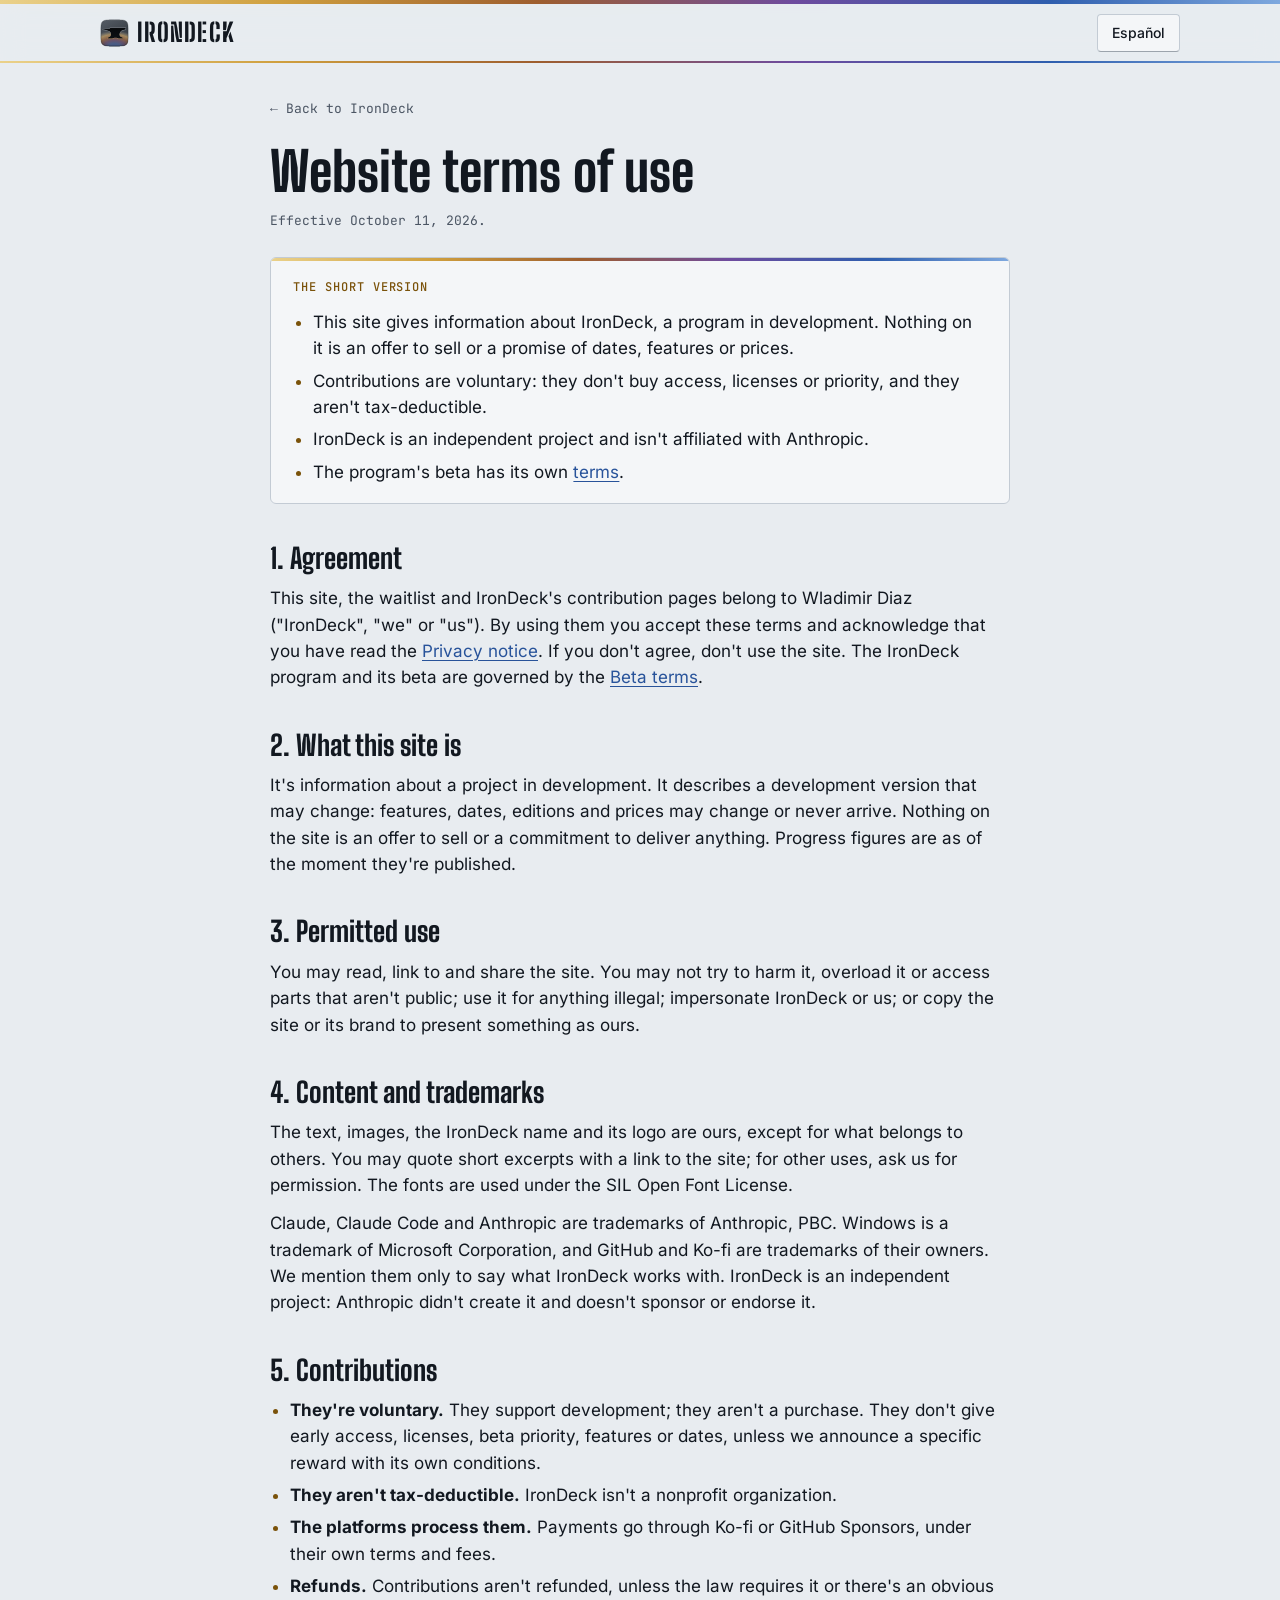
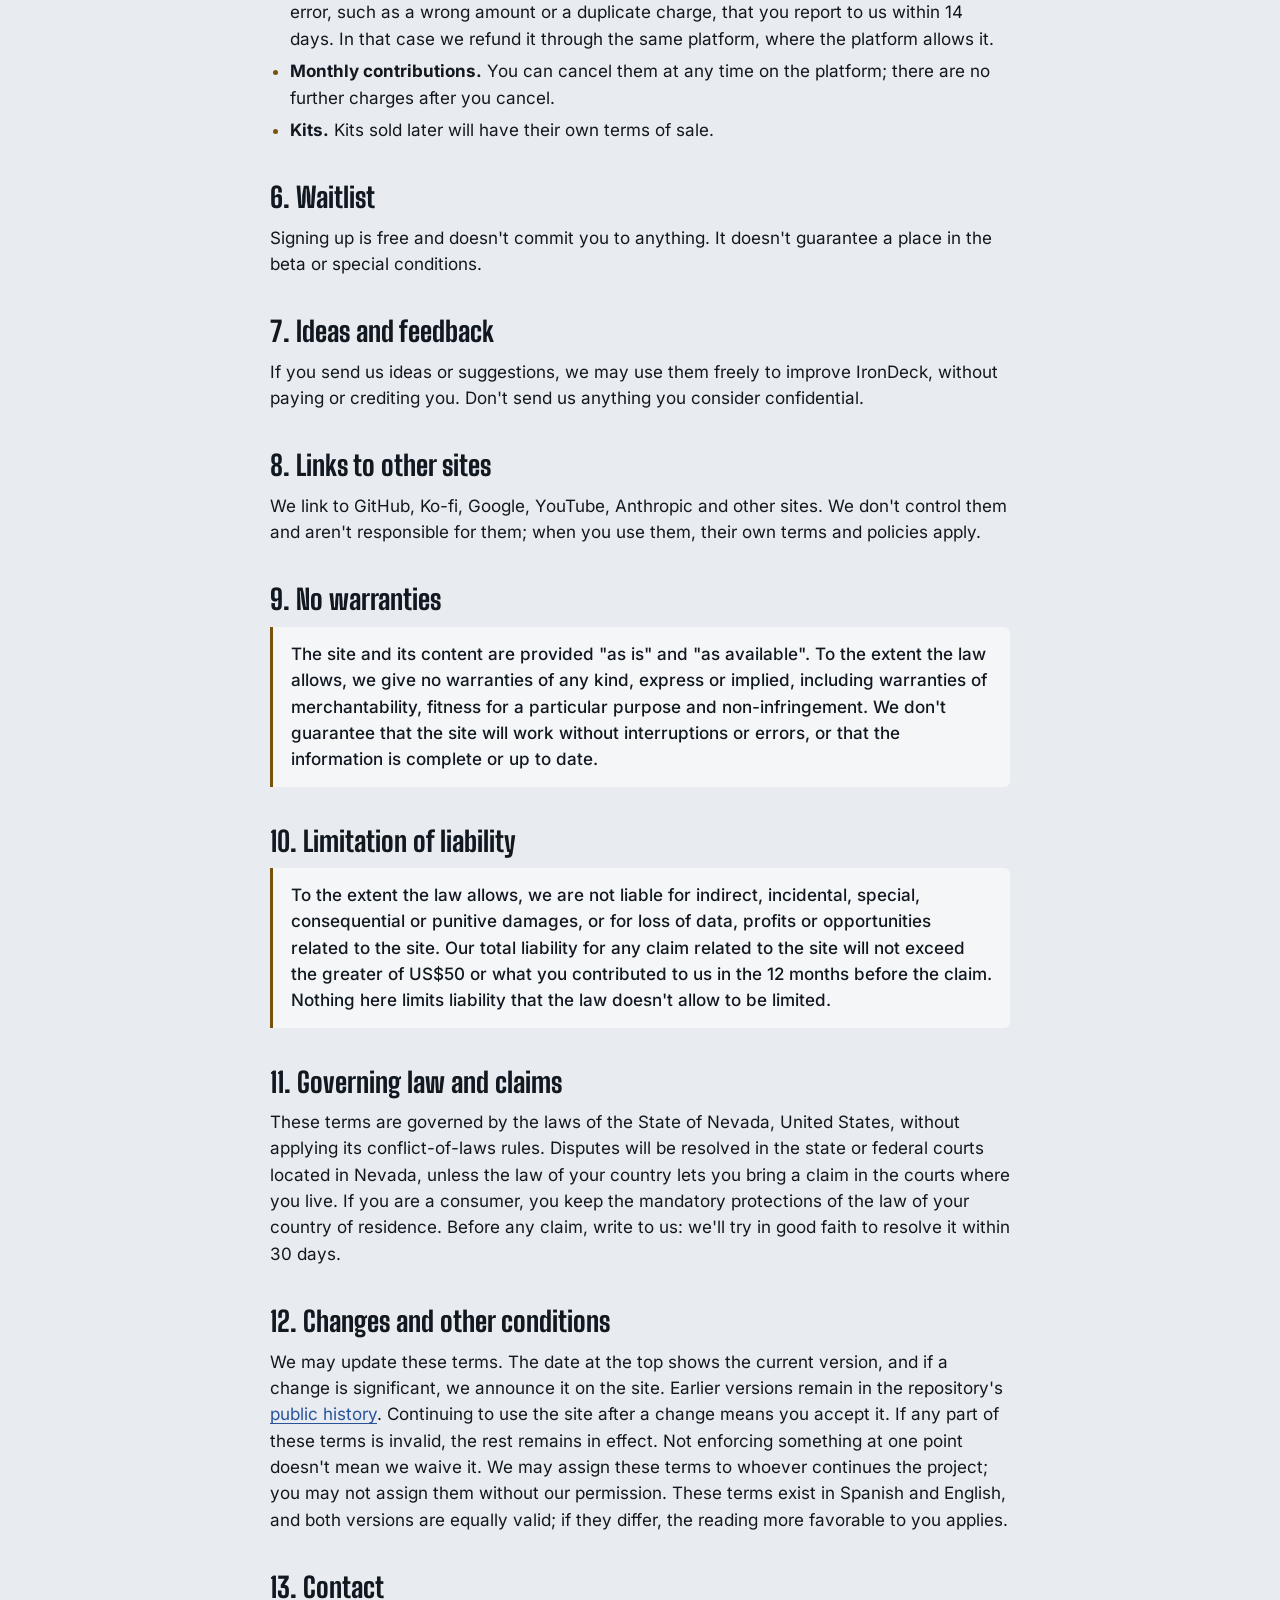
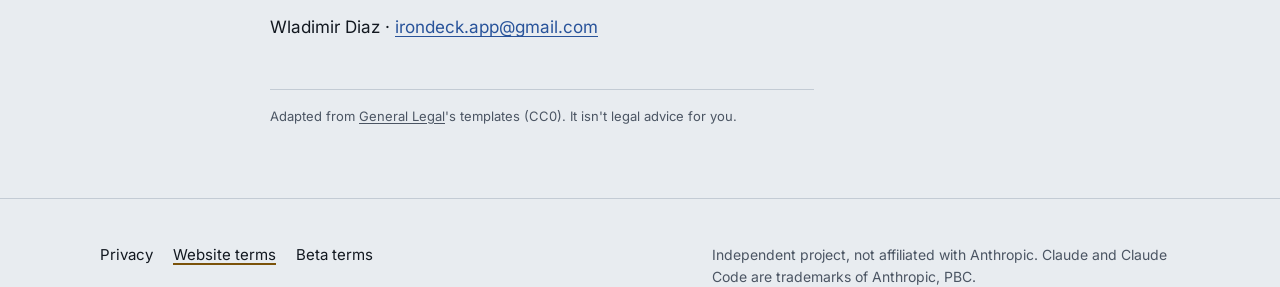
<file: en/terms.html>
<!doctype html>
<html lang="en">
<head>
<meta charset="utf-8">
<meta name="viewport" content="width=device-width, initial-scale=1, viewport-fit=cover">
<title>Website terms of use | IronDeck</title>
<meta name="description" content="The conditions for using IronDeck&#x27;s website, waitlist and contributions.">
<link rel="canonical" href="https://dwladimirl.github.io/irondeck/en/terms.html">
<link rel="alternate" hreflang="es" href="https://dwladimirl.github.io/irondeck/terminos.html">
<link rel="alternate" hreflang="en" href="https://dwladimirl.github.io/irondeck/en/terms.html">
<link rel="alternate" hreflang="x-default" href="https://dwladimirl.github.io/irondeck/en/terms.html">
<meta name="theme-color" content="#151b23">
<link rel="icon" href="../favicon.ico" sizes="32x32">
<link rel="icon" href="../marca/irondeck-icono-simple.svg" type="image/svg+xml">
<link rel="apple-touch-icon" href="../apple-touch-icon.png">
<link rel="preload" href="../fuentes/inter-latin-wght-normal.woff2" as="font" type="font/woff2" crossorigin>
<style>
@font-face{font-family:"Inter";font-style:normal;font-weight:400 700;font-display:swap;src:url("../fuentes/inter-latin-wght-normal.woff2") format("woff2")}
@font-face{font-family:"Big Shoulders Display";font-style:normal;font-weight:700;font-display:swap;src:url("../fuentes/big-shoulders-display-latin-700-normal.woff2") format("woff2")}
@font-face{font-family:"Big Shoulders Display";font-style:normal;font-weight:800;font-display:swap;src:url("../fuentes/big-shoulders-display-latin-800-normal.woff2") format("woff2")}
@font-face{font-family:"Big Shoulders Stencil Display";font-style:normal;font-weight:800;font-display:swap;src:url("../fuentes/big-shoulders-stencil-display-latin-800-normal.woff2") format("woff2")}
@font-face{font-family:"JetBrains Mono";font-style:normal;font-weight:400 600;font-display:swap;src:url("../fuentes/jetbrains-mono-latin-wght-normal.woff2") format("woff2")}
/* Layout: a control deck. An instrument header, a hero split between the promise and a sample deck panel, a spec strip, then sections that alternate paper and raised paper on a 1120px frame. The temper colors (straw to blue, the colors steel takes as it is tempered) are the one signature: top edge, the underline of the hero's last line, the deck's top rule, the reading thread and the progress bar. */
:root {
  --bg: #e8ecf0;
  --bg-raised: #f4f6f8;
  --ink: #121820;
  --ink-2: #4b5563;
  --line: #c3cbd4;
  --accent: #28539a;
  --accent-ink: #f7f9fc;
  --straw: #7a520a;
  --done: #28539a;

  --deck-bg: #151b23;
  --deck-raised: #1e2630;
  --deck-line: #2f3a47;
  --deck-ink: #dce3eb;
  --deck-muted: #8e9aa9;
  --deck-straw: #e4c06a;
  --deck-blue: #8bafe8;
  --deck-ok: #86c9a6;
  --sombra: #0b1424;
  --brillo: rgba(40, 83, 154, 0.07);

  --t1: #ead18a; --t2: #cf9f3e; --t3: #9e5e2e; --t4: #6e4b9e; --t5: #2e5eae; --t6: #7ea8de;
  --temper: linear-gradient(90deg, var(--t1), var(--t2) 22%, var(--t3) 42%, var(--t4) 62%, var(--t5) 82%, var(--t6));

  --f-display: "Big Shoulders Display", "Arial Narrow", "Helvetica Neue", Arial, sans-serif;
  --f-stencil: "Big Shoulders Stencil Display", "Big Shoulders Display", "Arial Narrow", Arial, sans-serif;
  --f-body: "Inter", "Helvetica Neue", Arial, sans-serif;
  --f-mono: "JetBrains Mono", ui-monospace, "Cascadia Mono", Consolas, monospace;

  --dur-fast: 0.18s;
  --ease: cubic-bezier(0.22, 1, 0.36, 1);

  --frame: 1120px;
  --r: 6px;
  --r-chapa: 10px;
  --aire-seccion: 128px 120px;
  --aire-seccion-tel: 104px 96px;
  color-scheme: light;
}
@media (prefers-color-scheme: dark) {
  :root:not([data-theme="light"]) {
    --sombra: #000; --brillo: rgba(255, 255, 255, 0.06);
    --bg: #0f1318; --bg-raised: #161b22; --ink: #e4e9ef; --ink-2: #9ba6b4; --line: #29313b;
    --accent: #86abe6; --accent-ink: #0d1219; --straw: #e2bd63; --done: #86abe6;
    --deck-bg: #1a212a; --deck-raised: #222a35; --deck-line: #35414f;
    color-scheme: dark;
  }
}
:root[data-theme="dark"] {
  --sombra: #000; --brillo: rgba(255, 255, 255, 0.06);
  --bg: #0f1318; --bg-raised: #161b22; --ink: #e4e9ef; --ink-2: #9ba6b4; --line: #29313b;
  --accent: #86abe6; --accent-ink: #0d1219; --straw: #e2bd63; --done: #86abe6;
  --deck-bg: #1a212a; --deck-raised: #222a35; --deck-line: #35414f;
  color-scheme: dark;
}

*, *::before, *::after { box-sizing: border-box; }
html { -webkit-text-size-adjust: 100%; scroll-behavior: smooth; scroll-padding-top: 72px; }
@media (prefers-reduced-motion: reduce) { html { scroll-behavior: auto; } }
body {
  margin: 0;
  background: var(--bg);
  color: var(--ink);
  font-family: var(--f-body);
  font-size: 1.0625rem;
  line-height: 1.55;
}
img { max-width: 100%; height: auto; }
[hidden] { display: none !important; }

a { color: var(--accent); text-underline-offset: 0.18em; }
a:hover { text-decoration-thickness: 2px; }
:focus-visible { outline: 2px solid var(--accent); outline-offset: 3px; border-radius: 2px; }
.deck :focus-visible, .final :focus-visible { outline-color: var(--deck-blue); }

h1, h2, h3, h4 { text-wrap: balance; margin: 0; }
p { margin: 0; text-wrap: wrap; }
@media (min-width: 761px) { p { text-wrap: pretty; } }
ul, ol, dl, dd { margin: 0; padding: 0; list-style: none; }
code { font-family: var(--f-mono); font-size: 0.9em; white-space: nowrap; }
.nw { white-space: nowrap; }

.frame { max-width: var(--frame); margin-inline: auto; padding-inline: 20px; }

.skip { position: absolute; left: -999px; top: 0; background: var(--accent); color: var(--accent-ink); padding: 8px 12px; z-index: 10; }
.skip:focus { left: 12px; top: 12px; }

.temper-edge { height: 4px; background: var(--temper); }

.section-head .label::before { content: ""; display: inline-block; width: 22px; height: 2px; margin-inline-end: 0.9em; vertical-align: middle; background: var(--straw); }
.label .dato { color: var(--ink-2); }
.label .dato::before { content: "·"; margin-inline: 0.7em; color: var(--straw); }
.section-head .label { color: var(--ink); }
.label {
  font-family: var(--f-mono);
  font-size: 0.75rem;
  font-weight: 500;
  letter-spacing: 0.08em;
  text-transform: uppercase;
  color: var(--ink-2);
}

/* Header */
.top {
  position: sticky;
  top: env(safe-area-inset-top, 0px);
  z-index: 5;
  background: color-mix(in srgb, var(--bg) 84%, transparent);
  -webkit-backdrop-filter: blur(12px) saturate(1.3);
  backdrop-filter: blur(12px) saturate(1.3);
  border-bottom: 1px solid var(--line);
}
.top-inner { display: flex; align-items: center; gap: 22px; padding-block: 10px; }
.mark {
  display: inline-flex;
  align-items: center;
  gap: 0.34em;
  font-family: var(--f-stencil);
  font-weight: 800;
  font-size: 1.6rem;
  letter-spacing: 0.04em;
  line-height: 1;
  color: var(--ink);
  text-decoration: none;
}
.mark-icono { width: 1.12em; height: 1.12em; flex: none; }
.nav { display: flex; gap: 20px; margin-inline-start: auto; }
.nav a { color: var(--ink-2); text-decoration: none; font-size: 0.9375rem; }
.nav a:hover { color: var(--ink); }
.lang-link {
  display: inline-flex;
  align-items: center;
  min-height: 38px;
  font-family: var(--f-body);
  font-weight: 500;
  font-size: 0.875rem;
  color: var(--ink);
  text-decoration: none;
  background: var(--bg-raised);
  border: 1px solid var(--line);
  border-block-end-color: color-mix(in srgb, var(--ink) 22%, var(--line));
  border-radius: 4px;
  padding: 0 14px;
}
.lang-link:hover { background: color-mix(in srgb, var(--ink) 5%, var(--bg-raised)); }
.top .btn { min-height: 38px; padding: 0 16px; font-size: 0.875rem; }
/* The sections live in the compass and the links in the menu, at every width: the bar no longer carries the section links */
.nav { display: none; }
.lang-link { margin-inline-start: auto; }
@media (max-width: 400px) {
  .top-inner { gap: 10px; }
  .mark { font-size: 1.35rem; }
  .top .btn { padding: 0 12px; font-size: 0.8125rem; }
}

/* Buttons */
/* Buttons follow the standard Windows control shape: 4px corners, a quiet fill, a slightly darker bottom edge,
   medium-weight label. Pressing one flattens it instead of bouncing. */
.btn {
  position: relative;
  display: inline-flex;
  align-items: center;
  justify-content: center;
  gap: 10px;
  min-height: 40px;
  padding: 0 18px;
  border-radius: 4px;
  border: 1px solid var(--line);
  border-block-end-color: color-mix(in srgb, var(--ink) 22%, var(--line));
  background: var(--bg-raised);
  color: var(--ink);
  font-weight: 500;
  font-size: 0.9375rem;
  line-height: 1.2;
  letter-spacing: 0.002em;
  text-decoration: none;
  cursor: pointer;
  box-shadow: 0 1px 1px color-mix(in srgb, var(--sombra) 6%, transparent);
}
.btn:hover { text-decoration: none; background: color-mix(in srgb, var(--ink) 5%, var(--bg-raised)); }
.btn:active { background: var(--bg); color: var(--ink-2); box-shadow: none; }
.btn-lg { min-height: 46px; padding: 0 24px; font-size: 1rem; }
.btn-primary {
  background: var(--accent);
  border-color: color-mix(in srgb, var(--accent) 82%, #000);
  border-block-end-color: color-mix(in srgb, var(--accent) 60%, #000);
  color: var(--accent-ink);
  font-weight: 600;
  box-shadow: inset 0 1px 0 rgba(255, 255, 255, 0.14), 0 1px 2px color-mix(in srgb, var(--sombra) 14%, transparent);
}
.btn-primary:hover { background: color-mix(in srgb, var(--accent) 90%, #fff); }
.btn-primary:active { background: color-mix(in srgb, var(--accent) 88%, #000); color: var(--accent-ink); }
.soon {
  font-family: var(--f-mono);
  font-size: 0.75rem;
  font-weight: 500;
  letter-spacing: 0.08em;
  text-transform: uppercase;
  color: var(--ink-2);
  border: 1px dashed var(--line);
  border-radius: var(--r);
  padding: 10px 14px;
}

/* Hero */
.hero { padding-block: 56px 64px; }
.hero-grid { display: grid; grid-template-columns: minmax(0, 1.08fr) minmax(0, 0.92fr); gap: 56px; align-items: center; }
.hero h1 {
  font-family: var(--f-display);
  font-weight: 800;
  font-size: clamp(2.75rem, 3.4vw + 1.2rem, 4.25rem);
  line-height: 0.95;
  letter-spacing: 0.002em;
  margin-block: 0 22px;
}
/* The keyword line sits inside the H1, styled as the small mono kicker above the promise */
.h1-kicker {
  display: block;
  margin-block-end: 20px;
  font-family: var(--f-mono);
  font-size: 0.75rem;
  font-weight: 500;
  line-height: 1.4;
  letter-spacing: 0.08em;
  text-transform: uppercase;
  color: var(--ink-2);
}
.cta-nota { margin-block-start: 12px; font-size: 0.875rem; color: var(--ink-2); }
.cta-nota a { color: inherit; }
.sr-only { position: absolute; width: 1px; height: 1px; padding: 0; margin: -1px; overflow: hidden; clip: rect(0 0 0 0); white-space: nowrap; border: 0; }
.h1-end {
  display: table;
  margin-block-start: 0.08em;
  padding-block-end: 0.1em;
  background-image: var(--temper);
  background-repeat: no-repeat;
  background-size: 100% 0.09em;
  background-position: 0 100%;
}
.lede { font-size: 1.1875rem; line-height: 1.45; color: var(--ink-2); max-width: 44ch; }
.ctas { display: flex; flex-wrap: wrap; align-items: center; gap: 12px; margin-block-start: 30px; }
.proof {
  display: flex;
  flex-wrap: wrap;
  gap: 6px 18px;
  margin-block-start: 22px;
  font-family: var(--f-mono);
  font-size: 0.8125rem;
  color: var(--ink-2);
}
.proof li { display: inline-flex; align-items: start; gap: 8px; }
.proof li::before { content: ""; flex: none; width: 6px; height: 6px; margin-block-start: 0.5em; border-radius: 1px; background: var(--straw); }
.proof a { color: inherit; text-decoration-color: var(--line); }
.proof a:hover { color: var(--ink); text-decoration-color: currentColor; }
@media (max-width: 880px) {
  .hero { padding-block: 32px 48px; }
  .hero-grid { grid-template-columns: minmax(0, 1fr); gap: 40px; }
}
@media (max-width: 600px) {
  .hero { padding-block: 24px 40px; }
  .hero-grid { gap: 32px; }
  .hero h1 { font-size: 2.375rem; line-height: 1; margin-block: 0 16px; }
  .h1-kicker { margin-block-end: 14px; font-size: 0.6875rem; }
  .lede { font-size: 1.0625rem; line-height: 1.5; max-width: none; }
  .ctas { gap: 10px; margin-block-start: 24px; }
  .ctas .btn { flex: 1 1 100%; justify-content: center; }
  .ctas .btn-lg { padding: 0 18px; font-size: 1rem; }
  .ctas .btn-lg:not(.btn-primary) { border-color: var(--line); font-weight: 500; }
  .proof { gap: 6px; margin-block-start: 18px; font-size: 0.75rem; }
  .proof li { width: 100%; }
  .proof li:nth-child(3) { display: none; }
}

/* Deck panel (sample) */
.deck { margin: 0; min-width: 0; }
.deck-shell {
  background: var(--deck-bg);
  color: var(--deck-ink);
  border: 1px solid var(--deck-line);
  border-radius: 10px;
  overflow: hidden;
  box-shadow: 0 1px 0 rgba(255,255,255,0.04) inset, 0 24px 48px -28px rgba(10, 16, 24, 0.55);
  font-size: 0.875rem;
}
.deck-shell::before { content: ""; display: block; height: 3px; background: var(--temper); }
.deck-bar {
  display: flex; align-items: center; gap: 10px;
  padding: 10px 14px;
  border-bottom: 1px solid var(--deck-line);
  font-family: var(--f-mono);
  font-size: 0.75rem;
  color: var(--deck-muted);
}
.deck-bar b { font-family: var(--f-stencil); font-weight: 800; font-size: 1rem; letter-spacing: 0.05em; color: var(--deck-ink); }
.deck-bar b { display: inline-flex; align-items: center; gap: 7px; }
.deck-bar b img { width: 18px; height: 18px; }
.deck-bar .proj { margin-inline-start: auto; }
.deck-body { display: grid; gap: 14px; padding: 16px; }
.deck-label { font-family: var(--f-mono); font-size: 0.6875rem; letter-spacing: 0.08em; text-transform: uppercase; color: var(--deck-muted); margin-block-end: 8px; }
.steps { display: grid; gap: 6px; }
.step {
  display: grid;
  grid-template-columns: 14px minmax(0, 1fr) auto;
  gap: 10px;
  align-items: center;
  padding: 8px 10px;
  background: var(--deck-raised);
  border-radius: 4px;
}
.step .dot { width: 8px; height: 8px; border-radius: 50%; background: var(--deck-line); justify-self: center; }
.step[data-s="ok"] .dot { background: var(--deck-ok); }
.step[data-s="run"] .dot { background: var(--deck-straw); box-shadow: 0 0 0 4px rgba(228, 192, 106, 0.16); }
.step .name { min-width: 0; }
.step .meta { display: block; font-family: var(--f-mono); font-size: 0.6875rem; color: var(--deck-muted); }
.step .state { font-family: var(--f-mono); font-size: 0.6875rem; color: var(--deck-muted); white-space: nowrap; }
.step[data-s="run"] .state { color: var(--deck-straw); }
.step[data-s="ok"] .state { color: var(--deck-ok); }
.gauges { display: grid; grid-template-columns: repeat(3, minmax(0, 1fr)); gap: 8px; }
.gauge { background: var(--deck-raised); border-radius: 4px; padding: 10px; min-width: 0; }
.gauge p { font-family: var(--f-mono); font-size: 0.625rem; letter-spacing: 0.06em; text-transform: uppercase; color: var(--deck-muted); }
.gauge strong { display: block; font-family: var(--f-display); font-weight: 700; font-size: 1.5rem; line-height: 1.1; margin-block: 2px 6px; font-variant-numeric: tabular-nums; }
.bar { height: 4px; background: var(--deck-line); border-radius: 2px; overflow: hidden; }
.bar i { display: block; height: 100%; background: var(--deck-blue); }
.bar i.warm { background: var(--deck-straw); }
.tray { display: grid; gap: 6px; }
.ask { background: var(--deck-raised); border-radius: 4px; padding: 10px; display: grid; gap: 8px; border-left: 2px solid var(--deck-straw); }
.ask-actions { display: flex; flex-wrap: wrap; gap: 6px; }
.chip { font-family: var(--f-mono); font-size: 0.6875rem; padding: 3px 8px; border-radius: 3px; border: 1px solid var(--deck-line); color: var(--deck-ink); }
.chip.go { background: var(--deck-blue); border-color: var(--deck-blue); color: var(--deck-bg); }
.guard { display: flex; align-items: center; gap: 8px; font-family: var(--f-mono); font-size: 0.6875rem; color: var(--deck-ok); }
.guard::before { content: ""; width: 6px; height: 6px; border-radius: 50%; background: var(--deck-ok); }
.deck figcaption { margin-block-start: 10px; font-family: var(--f-mono); font-size: 0.75rem; color: var(--ink-2); }
@media (max-width: 600px) {
  .deck-body { padding: 14px; gap: 12px; }
  .tray .ask + .ask { display: none; }
}
@media (max-width: 420px) {
  .gauges { grid-template-columns: minmax(0, 1fr) minmax(0, 1fr); }
  .gauges .gauge:first-child { grid-column: 1 / -1; }
}

/* Spec strip */
.strip { background: var(--bg-raised); border-block: 1px solid var(--line); }
.strip-grid { display: grid; grid-template-columns: repeat(4, minmax(0, 1fr)); }
.strip-grid > div { padding: 18px 20px; border-inline-start: 1px solid var(--line); min-width: 0; }
.strip-grid > div:first-child { border-inline-start: 0; padding-inline-start: 0; }
.strip dt { font-family: var(--f-mono); font-size: 0.6875rem; font-weight: 500; letter-spacing: 0.08em; text-transform: uppercase; color: var(--straw); margin-block-end: 4px; }
.strip dd { font-size: 0.9375rem; line-height: 1.45; }
@media (max-width: 860px) {
  .strip-grid { grid-template-columns: repeat(2, minmax(0, 1fr)); }
  .strip-grid > div { padding: 14px 16px; }
  .strip-grid > div:nth-child(odd) { border-inline-start: 0; padding-inline-start: 0; }
  .strip-grid > div:nth-child(n+3) { border-top: 1px solid var(--line); }
}
@media (max-width: 460px) {
  .strip-grid > div { padding: 12px 0 12px 14px; }
  .strip-grid > div:nth-child(odd) { padding-inline-start: 0; }
  .strip dd { font-size: 0.875rem; }
}

/* Sections */
.section { --surface: var(--bg); padding-block: var(--aire-seccion); }
.section.alt { --surface: var(--bg-raised); background: var(--bg-raised); }
.section:not(.alt) + .section:not(.alt) { border-top: 1px solid var(--line); }
.section-head { display: grid; gap: 12px; margin-block-end: 36px; }
.section h2 {
  font-family: var(--f-display);
  font-weight: 800;
  font-size: clamp(2.375rem, 3.2vw + 1.2rem, 3.75rem);
  line-height: 0.95;
  letter-spacing: -0.005em;
}
.section-head p { color: var(--ink-2); max-width: 62ch; }
@media (max-width: 600px) { .section { padding-block: 56px; } }

/* Problem */
.pains { display: grid; grid-template-columns: minmax(0, 1.3fr) minmax(0, 1fr); gap: 28px 40px; }
.pains li { border-top: 2px solid var(--ink); padding-block-start: 14px; }
.pains li:first-child { grid-row: span 2; }
.pains li:first-child h3 { font-family: var(--f-display); font-weight: 800; font-size: 2rem; line-height: 1; margin-block-end: 12px; }
.pains li:first-child p { font-size: 1.1875rem; max-width: 34ch; }
.pains h3 { font-size: 1.125rem; font-weight: 600; margin-block-end: 6px; }
.pains p { color: var(--ink-2); }
.answer { margin-block-start: 44px; font-family: var(--f-display); font-weight: 800; font-size: clamp(1.75rem, 1.6vw + 1.1rem, 2.375rem); line-height: 1.05; }
@media (max-width: 820px) {
  .pains { grid-template-columns: minmax(0, 1fr); gap: 22px; }
  .pains li:first-child { grid-row: auto; }
}

/* How it works */
.how { display: grid; grid-template-columns: minmax(0, 0.9fr) minmax(0, 1.1fr); gap: 56px; }
.how-intro p + p { margin-block-start: 14px; }
.how-intro > p { max-width: 46ch; }
@media (min-width: 821px) { .how-intro { position: sticky; top: 96px; align-self: start; } }
.process { counter-reset: s; display: grid; }
.process li {
  counter-increment: s;
  display: grid;
  grid-template-columns: 44px minmax(0, 1fr);
  gap: 16px;
  padding-block: 18px;
  border-top: 1px solid var(--line);
}
.process li:last-child { border-bottom: 1px solid var(--line); }
.process li { position: relative; }
.process li::before {
  content: counter(s, decimal-leading-zero);
  display: grid;
  place-items: center;
  width: 34px;
  height: 34px;
  border: 1px solid var(--line);
  border-radius: 50%;
  background: var(--surface);
  font-family: var(--f-mono);
  font-weight: 500;
  font-size: 0.8125rem;
  color: var(--straw);
  position: relative;
  z-index: 1;
}
.process li:not(:last-child)::after {
  content: "";
  position: absolute;
  left: 17px;
  top: 52px;
  bottom: -18px;
  width: 1px;
  background: linear-gradient(var(--straw), var(--line));
  opacity: 0.6;
}
.process h3 { font-size: 1.125rem; font-weight: 600; margin-block-end: 4px; }
.process p { color: var(--ink-2); }
@media (max-width: 820px) { .how { grid-template-columns: minmax(0, 1fr); gap: 28px; } }
@media (max-width: 600px) { .process li { grid-template-columns: 34px minmax(0, 1fr); gap: 12px; } }

/* Features: three pillars as rows */
.pillars { display: grid; }
.pillar {
  display: grid;
  grid-template-columns: minmax(0, 0.7fr) minmax(0, 2fr);
  gap: 20px 40px;
  padding-block: 28px;
  border-top: 2px solid var(--ink);
}
.pillar > h3 { font-family: var(--f-display); font-weight: 800; font-size: 1.875rem; line-height: 1; }
.feats { display: grid; grid-template-columns: repeat(2, minmax(0, 1fr)); gap: 22px 36px; }
.feat h4 { margin-block-end: 4px; font-size: 1.125rem; font-weight: 600; }
.feat p { color: var(--ink-2); font-size: 0.9375rem; }
.extra { margin-block-start: 8px; padding-block-start: 22px; border-top: 1px solid var(--line); color: var(--ink-2); }
@media (max-width: 900px) { .pillar { grid-template-columns: minmax(0, 1fr); } }
@media (max-width: 560px) { .feats { grid-template-columns: minmax(0, 1fr); } }

/* What sets it apart: the answer to the three pains, four cards with a line icon */
.diffs { display: grid; grid-template-columns: repeat(4, minmax(0, 1fr)); gap: 16px; margin-block-start: 28px; }
.diff {
  position: relative;
  min-width: 0;
  padding: 20px 18px 18px;
  background: var(--bg-raised);
  border: 1px solid var(--line);
  border-radius: var(--r);
  overflow: hidden;
}
.diff-key::before { content: ""; position: absolute; inset: 0 0 auto 0; height: 3px; background: var(--temper); }
.diff-ico { display: inline-grid; place-items: center; width: 40px; height: 40px; margin-block-end: 14px; border: 1px solid var(--line); border-radius: var(--r); color: var(--straw); }
.diff-ico svg { width: 22px; height: 22px; fill: none; stroke: currentColor; stroke-width: 1.6; stroke-linecap: round; stroke-linejoin: round; }
.diff h3 { font-size: 1.125rem; font-weight: 600; margin-block-end: 6px; }
.diff p { color: var(--ink-2); font-size: 0.9375rem; }
@media (min-width: 561px) {
  .diffs { grid-template-rows: auto auto 1fr; row-gap: 0; }
  .diff { display: grid; grid-row: span 3; grid-template-rows: subgrid; row-gap: 0; align-content: start; }
}
@media (max-width: 960px) { .diffs { grid-template-columns: repeat(2, minmax(0, 1fr)); row-gap: 16px; } }
@media (max-width: 560px) {
  .diffs { grid-template-columns: minmax(0, 1fr); gap: 10px; }
  .diff { display: grid; grid-template-columns: 40px minmax(0, 1fr); gap: 2px 14px; padding: 16px; }
  .diff-ico { grid-row: span 2; margin: 0; }
}

/* Folded blocks: the spec sheet, earlier updates and FAQ answers open on demand */
.plegable { margin-block-start: 8px; }
.plegable > summary,
.faq summary {
  display: flex;
  align-items: center;
  justify-content: space-between;
  gap: 16px;
  cursor: pointer;
  list-style: none;
}
.plegable > summary::-webkit-details-marker,
.faq summary::-webkit-details-marker { display: none; }
.plegable > summary {
  min-height: 50px;
  padding: 0 18px;
  border: 1px solid var(--line);
  border-block-end-color: color-mix(in srgb, var(--ink) 18%, var(--line));
  border-radius: 4px;
  background: color-mix(in srgb, var(--ink) 3%, var(--surface));
  font-weight: 500;
  transition: background-color 0.2s var(--ease);
}
.plegable > summary:hover { background: color-mix(in srgb, var(--ink) 6%, var(--surface)); }
.plegable > summary::after,
.faq summary::after {
  content: "";
  flex: none;
  width: 10px;
  height: 10px;
  margin-inline-end: 4px;
  border-right: 2px solid var(--straw);
  border-bottom: 2px solid var(--straw);
  transform: translateY(-3px) rotate(45deg);
}
.plegable[open] > summary { margin-block-end: 24px; }
.plegable[open] > summary::after,
.faq details[open] summary::after { transform: translateY(2px) rotate(-135deg); }
.news-mas { margin-block-start: 20px; }
.news-mas[open] > summary { margin-block-end: 0; }
.news-mas .news li:first-child { border-top: 0; }

/* Technical details */
.spec-groups { display: grid; grid-template-columns: repeat(3, minmax(0, 1fr)); gap: 32px 40px; align-items: start; }
.spec-group { min-width: 0; }
.spec-title {
  font-family: var(--f-mono);
  font-size: 0.75rem;
  font-weight: 500;
  letter-spacing: 0.08em;
  text-transform: uppercase;
  padding-block-end: 10px;
  border-bottom: 2px solid var(--ink);
  margin-block-end: 4px;
}
.spec { padding-block: 12px; min-width: 0; }
.spec dt { font-family: var(--f-mono); font-size: 0.8125rem; font-weight: 500; color: var(--straw); margin-block-end: 2px; }
.spec dd { color: var(--ink-2); font-size: 0.9375rem; overflow-wrap: anywhere; }
.spec dd code { color: var(--ink); }
.not-yet {
  margin-block-start: 28px;
  padding: 14px 18px;
  border-left: 3px solid var(--t3);
  background: var(--bg);
  color: var(--ink-2);
}
.not-yet strong { color: var(--ink); font-weight: 600; }
@media (max-width: 900px) { .spec-groups { grid-template-columns: minmax(0, 1fr); } }

/* Progress */
.stats { display: grid; grid-template-columns: repeat(4, minmax(0, 1fr)); gap: 24px; margin-block-end: 40px; }
.stat { border-top: 1px solid var(--ink); padding-block-start: 12px; min-width: 0; }
.stat strong { display: block; font-family: var(--f-display); font-weight: 800; font-size: clamp(2.25rem, 2.4vw + 1rem, 3rem); line-height: 1; font-variant-numeric: tabular-nums; }
.stat > span { display: block; margin-block-start: 6px; color: var(--ink-2); font-size: 0.9375rem; }
@media (max-width: 820px) { .stats { grid-template-columns: repeat(2, minmax(0, 1fr)); } }

.meter { margin-block-end: 28px; }
.meter-track { position: relative; height: 12px; border-radius: 3px; background: var(--temper); overflow: hidden; }
.meter-rest { position: absolute; top: 0; bottom: 0; right: 0; background: var(--line); }
.meter-ticks { position: absolute; inset: 0; z-index: 2; display: grid; grid-template-columns: repeat(6, 1fr); }
.meter-ticks span { border-right: 2px solid var(--surface); }
.meter-ticks span:last-child { border-right: 0; }
.meter-scale { display: grid; grid-template-columns: repeat(6, 1fr); margin-block-start: 8px; font-family: var(--f-mono); font-size: 0.75rem; color: var(--ink-2); }

.phases { display: grid; }
.phase {
  display: grid;
  grid-template-columns: 56px minmax(0, 1fr) 132px;
  gap: 16px;
  align-items: baseline;
  padding-block: 16px;
  border-top: 1px solid var(--line);
}
.phase:last-child { border-bottom: 1px solid var(--line); }
.phase .num { font-family: var(--f-mono); font-size: 0.875rem; color: var(--ink-2); }
.phase h3 { font-size: 1.125rem; font-weight: 600; }
.phase p { color: var(--ink-2); font-size: 0.9375rem; margin-block-start: 2px; max-width: 70ch; }
.pill {
  justify-self: end;
  font-family: var(--f-mono);
  font-size: 0.6875rem;
  font-weight: 500;
  letter-spacing: 0.08em;
  text-transform: uppercase;
  padding: 3px 8px;
  border-radius: 3px;
  border: 1px solid var(--line);
  color: var(--ink-2);
  white-space: nowrap;
}
.pill[data-st="done"] { border-color: var(--done); color: var(--done); }
.pill[data-st="doing"] { border-color: var(--straw); color: var(--straw); background: color-mix(in srgb, var(--straw) 10%, transparent); }
.pill[data-st="later"] { border-style: dashed; }
@media (max-width: 640px) {
  .phase { grid-template-columns: 40px minmax(0, 1fr); row-gap: 10px; }
  .phase .pill { grid-column: 2; justify-self: start; margin-block-start: 0; }
}

/* Updates */
.news { display: grid; }
.news li {
  display: grid;
  grid-template-columns: 150px minmax(0, 1fr);
  gap: 20px;
  padding-block: 20px;
  border-top: 1px solid var(--line);
}
.news li:last-child { border-bottom: 1px solid var(--line); }
.news time { font-family: var(--f-mono); font-size: 0.8125rem; color: var(--ink-2); padding-block-start: 3px; }
.news h3 { font-size: 1.125rem; font-weight: 600; margin-block-end: 6px; }
.news p { color: var(--ink-2); max-width: 66ch; }
@media (max-width: 600px) { .news li { grid-template-columns: minmax(0, 1fr); gap: 4px; } }

/* Editions */
.editions { display: grid; grid-template-columns: minmax(0, 1.4fr) minmax(0, 1fr) minmax(0, 1fr); gap: 20px; }
.edition-main { background: color-mix(in srgb, var(--accent) 5%, var(--bg-raised)); }
.edition {
  display: grid;
  grid-template-rows: auto auto 1fr;
  gap: 10px;
  padding: 22px;
  background: var(--bg-raised);
  border: 1px solid var(--line);
  border-radius: var(--r);
  min-width: 0;
}
.edition-main { border-top: 3px solid var(--accent); }
.edition-head { display: flex; flex-wrap: wrap; align-items: baseline; justify-content: space-between; gap: 8px; }
.edition h3 { font-family: var(--f-display); font-weight: 800; font-size: 1.75rem; line-height: 1; }
.edition-main h3 { font-size: 2.25rem; }
.edition .pill { justify-self: auto; }
.edition .for { font-weight: 500; }
.edition p:last-child { color: var(--ink-2); font-size: 0.9375rem; }
@media (max-width: 900px) { .editions { grid-template-columns: minmax(0, 1fr); gap: 16px; } }

/* About */
.about { display: grid; grid-template-columns: minmax(0, 1.2fr) minmax(0, 0.8fr); gap: 48px; align-items: start; }
.about { align-items: center; }
.about > div:first-child > p { max-width: 58ch; }
.about > div:first-child > p + p { margin-block-start: 14px; color: var(--ink-2); }
.perfil { display: grid; gap: 18px; padding: 24px; background: var(--bg); border: 1px solid var(--line); border-radius: 10px; position: relative; overflow: hidden; }
.perfil::before { content: ""; position: absolute; inset: 0 0 auto 0; height: 3px; background: var(--temper); }
.perfil-cabeza { display: flex; align-items: center; gap: 16px; }
.perfil-icono { width: 64px; height: 64px; flex: none; }
.perfil-nombre { font-family: var(--f-display); font-weight: 800; font-size: 1.75rem; line-height: 1; }
.perfil-alias { margin-block-start: 6px; font-family: var(--f-mono); font-size: 0.8125rem; color: var(--ink-2); }
.perfil-datos { display: grid; gap: 8px; padding-block: 16px; border-block: 1px solid var(--line); font-size: 0.9375rem; color: var(--ink-2); }
.perfil-datos strong { color: var(--ink); font-weight: 600; }
.perfil-datos a { overflow-wrap: anywhere; }
.perfil-enlaces { display: flex; flex-wrap: wrap; gap: 10px; }
@media (max-width: 1000px) { .about { grid-template-columns: minmax(0, 1fr); gap: 28px; } .perfil { max-width: 480px; } }

/* Follow and support */
.join {
  display: grid;
  grid-template-columns: minmax(0, 1fr) auto;
  gap: 16px 32px;
  align-items: center;
  padding: 28px;
  background: var(--bg);
  border: 1px solid var(--line);
  border-radius: var(--r);
}
.join h3 { font-family: var(--f-display); font-weight: 800; font-size: 1.875rem; line-height: 1; margin-block-end: 8px; }
.join p { color: var(--ink-2); max-width: 54ch; }
.support-intro { margin-block: 36px 18px; color: var(--ink-2); max-width: 66ch; }
.ways { display: grid; grid-template-columns: repeat(3, minmax(0, 1fr)); gap: 16px; }
.way {
  display: grid;
  grid-template-rows: auto auto 1fr auto;
  justify-items: start;
  gap: 8px;
  min-width: 0;
  padding: 22px 20px 20px;
  background: var(--bg);
  border: 1px solid var(--line);
  border-radius: var(--r);
}
.way .diff-ico { margin-block-end: 6px; }
.way-gratis { position: relative; overflow: hidden; }
.way-gratis::before { content: ""; position: absolute; inset: 0 0 auto 0; height: 3px; background: var(--temper); }
.way h3 { font-size: 1.125rem; font-weight: 600; }
.way p { color: var(--ink-2); font-size: 0.9375rem; }
.way .btn, .way .soon { margin-block-start: 8px; }
@media (max-width: 860px) { .ways { grid-template-columns: minmax(0, 1fr); } }
.also { margin-block-start: 22px; color: var(--ink-2); }
@media (max-width: 640px) {
  .join { grid-template-columns: minmax(0, 1fr); padding: 22px 20px; }
  .join p, .way p, .diff p, .perfil-datos, .edition p { max-width: none; }
  .join .btn { justify-content: center; }
}

/* FAQ: heading on the left (it stays in view), the accordion on the right */
.faq-layout { display: grid; grid-template-columns: minmax(0, 0.8fr) minmax(0, 1.4fr); gap: 56px; align-items: start; }
.faq-layout .section-head { margin-block-end: 0; }
@media (min-width: 901px) { .faq-layout .section-head { position: sticky; top: 96px; } }
@media (max-width: 900px) { .faq-layout { grid-template-columns: minmax(0, 1fr); gap: 0; } .faq-layout .section-head { margin-block-end: 36px; } }
.faq { display: grid; border-top: 1px solid var(--line); }
.faq details { border-bottom: 1px solid var(--line); }
.faq summary { padding-block: 18px; }
.faq summary:hover h3 { color: var(--accent); }
.faq h3 { font-size: 1.125rem; font-weight: 600; }
.faq p { color: var(--ink-2); padding-block-end: 20px; max-width: 68ch; }

/* Closing band */
.final { background: var(--deck-bg); color: var(--deck-ink); }
.final-inner { display: grid; grid-template-columns: minmax(0, 1fr) auto; gap: 20px 40px; align-items: center; padding-block: 64px; }
.final-copy { display: flex; align-items: center; gap: 26px; }
.final-icono { width: 96px; height: 96px; flex: none; }
.final h2 { font-family: var(--f-display); font-weight: 800; font-size: clamp(2.125rem, 2.6vw + 1.2rem, 3.125rem); line-height: 1; }
.final p { color: var(--deck-muted); margin-block-start: 10px; max-width: 52ch; }
.final .btn-primary { --accent: var(--deck-blue); background: var(--deck-blue); border-color: color-mix(in srgb, var(--deck-blue) 80%, #000); color: var(--deck-bg); }
.final .btn-primary:hover { background: color-mix(in srgb, var(--deck-blue) 88%, #fff); }
.final .btn:not(.btn-primary) { background: transparent; border-color: var(--deck-line); color: var(--deck-ink); }
.final .btn:not(.btn-primary):hover { background: var(--deck-raised); }
@media (max-width: 900px) {
  .final-inner { grid-template-columns: minmax(0, 1fr); padding-block: 52px; }
  /* the icon stays beside the title: on a phone the title takes two lines, the icon matches their height */
  .final-copy { align-items: flex-start; gap: 16px; }
  .final-icono { width: 68px; height: 68px; }
  .final h2 { font-size: clamp(1.875rem, 8.8vw, 2.5rem); line-height: 1; text-wrap: balance; padding-block-start: 2px; }
  .final .btn { justify-content: center; }
}

/* Footer */
.foot { border-top: 1px solid var(--line); padding-block: 40px 48px; }
.foot-inner { display: grid; grid-template-columns: minmax(0, 1.4fr) repeat(3, minmax(0, 0.6fr)); gap: 28px 32px; }
.foot .mark { font-size: 1.35rem; }
.foot-brand p { color: var(--ink-2); font-size: 0.875rem; max-width: 46ch; margin-block-start: 10px; }
.foot-col h2 { font-family: var(--f-mono); font-size: 0.75rem; font-weight: 500; letter-spacing: 0.08em; text-transform: uppercase; color: var(--ink-2); margin-block-end: 10px; }
.foot-col ul { display: grid; gap: 2px; font-size: 0.9375rem; }
.foot-col a { display: inline-block; padding-block: 4px; color: var(--ink); text-decoration: none; }
.foot-col a:hover { text-decoration: underline; }
@media (max-width: 760px) { .foot-inner { grid-template-columns: repeat(2, minmax(0, 1fr)); } .foot-brand { grid-column: 1 / -1; } }

/* Legal pages: one reading column on the same paper, under the same header and temper edge. The summary box carries the temper rule; warranty and liability clauses sit in a marked box so they stand out. */
.foot-legal, .foot-legal > span { display: flex; flex-wrap: wrap; gap: 2px 16px; font-size: 0.875rem; }
.foot-legal { margin-block-start: 10px; }
.foot-legal a { color: var(--ink-2); padding-block: 4px; }
.foot-legal a:hover { color: var(--ink); }
.join-nota { margin-block-start: 8px; font-size: 0.875rem; }
.legal-top .lang-link { margin-inline-start: auto; }
.legal { padding-block: 32px 72px; }
.legal-frame { max-width: 780px; }
.legal-volver { margin-block-end: 22px; font-family: var(--f-mono); font-size: 0.8125rem; }
.legal-volver a { color: var(--ink-2); text-decoration: none; padding-block: 4px; display: inline-block; }
.legal-volver a:hover { color: var(--ink); text-decoration: underline; }
.legal h1 { font-family: var(--f-display); font-weight: 800; font-size: clamp(2.375rem, 2.4vw + 1.6rem, 3.375rem); line-height: 1; }
.legal-fecha { margin-block-start: 12px; font-family: var(--f-mono); font-size: 0.8125rem; color: var(--ink-2); }
.legal-resumen { position: relative; overflow: hidden; margin-block: 26px 4px; padding: 20px 22px 18px; background: var(--bg-raised); border: 1px solid var(--line); border-radius: var(--r); }
.legal-resumen::before { content: ""; position: absolute; inset: 0 0 auto 0; height: 3px; background: var(--temper); }
.legal-resumen-t { margin-block-end: 10px; font-family: var(--f-mono); font-size: 0.75rem; font-weight: 500; letter-spacing: 0.08em; text-transform: uppercase; color: var(--straw); }
.legal ul { display: grid; gap: 6px; padding-inline-start: 1.2em; list-style: disc; }
.legal ul li::marker { color: var(--straw); }
.legal h2 { margin-block: 40px 12px; font-family: var(--f-display); font-weight: 800; font-size: 1.75rem; line-height: 1.05; }
.legal h3 { margin-block: 24px 8px; font-size: 1.0625rem; font-weight: 600; }
.legal p + p, .legal p + ul, .legal ul + p { margin-block-start: 12px; }
.legal p, .legal li { max-width: 68ch; }
.legal-aviso { padding: 14px 18px; background: var(--bg-raised); border-inline-start: 3px solid var(--straw); border-radius: 0 var(--r) var(--r) 0; font-weight: 500; }
.legal mark { padding-inline: 0.25em; border-radius: 2px; background: var(--straw); color: var(--bg); }
.legal-borrador { margin-block-end: 22px; padding: 12px 16px; border: 1px dashed var(--straw); border-radius: var(--r); font-size: 0.9375rem; }
.legal-credito { margin-block-start: 48px; padding-block-start: 16px; border-top: 1px solid var(--line); font-size: 0.8125rem; color: var(--ink-2); }
.legal-credito a { color: inherit; }
.legal-foot-inner { display: flex; flex-wrap: wrap; justify-content: space-between; align-items: baseline; gap: 14px 32px; }
.legal-foot p { color: var(--ink-2); font-size: 0.875rem; max-width: 52ch; }
.legal-nav { display: flex; flex-wrap: wrap; gap: 2px 20px; font-size: 0.9375rem; }
.legal-nav a { display: inline-block; padding-block: 4px; color: var(--ink); text-decoration: none; }
.legal-nav a:hover, .legal-nav a[aria-current="page"] { text-decoration: underline; text-decoration-color: var(--straw); text-decoration-thickness: 2px; }
.legal-indice { margin-block-end: 8px; padding-block-end: 14px; border-bottom: 1px solid var(--line); }
.legal-seccion { padding-block-start: 40px; }
.legal-seccion + .legal-seccion { margin-block-start: 48px; border-top: 1px solid var(--line); }

/* Links menu for widths without the nav bar: waitlist, support, GitHub and contact (the sections live in the compass) */
.menu { display: block; position: relative; }
.menu > summary { list-style: none; cursor: pointer; display: grid; place-items: center; width: 40px; height: 38px; background: var(--bg-raised); border: 1px solid var(--line); border-block-end-color: color-mix(in srgb, var(--ink) 22%, var(--line)); border-radius: 4px; }
.menu > summary::-webkit-details-marker { display: none; }
.menu > summary:hover { border-color: var(--ink-2); }
.menu-ico, .menu-ico::before, .menu-ico::after { display: block; width: 16px; height: 2px; border-radius: 1px; background: var(--ink); }
.menu-ico { position: relative; }
.menu-ico::before, .menu-ico::after { content: ""; position: absolute; left: 0; }
.menu-ico::before { top: -5px; }
.menu-ico::after { top: 5px; }
.menu[open] .menu-ico { background: transparent; }
.menu[open] .menu-ico::before { top: 0; transform: rotate(45deg); }
.menu[open] .menu-ico::after { top: 0; transform: rotate(-45deg); }
.menu-panel {
  position: absolute;
  right: 0;
  top: calc(100% + 10px);
  display: grid;
  gap: 10px;
  width: min(320px, calc(100vw - 40px));
  padding: 24px 20px 14px;
  --carta: #ffffff;
  background: var(--carta);
  border: 1px solid color-mix(in srgb, var(--ink) 24%, var(--line));
  border-radius: 12px;
  box-shadow: 0 2px 4px rgba(8, 12, 18, 0.1), 0 14px 28px -8px rgba(8, 12, 18, 0.28), 0 40px 80px -24px rgba(8, 12, 18, 0.5);
  overflow: hidden;
}
@media (prefers-color-scheme: dark) { :root:not([data-theme="light"]) .menu-panel { --carta: #212a35; box-shadow: 0 2px 4px rgba(0, 0, 0, 0.4), 0 14px 28px -8px rgba(0, 0, 0, 0.6), 0 40px 80px -24px rgba(0, 0, 0, 0.85); } }
:root[data-theme="dark"] .menu-panel { --carta: #212a35; box-shadow: 0 2px 4px rgba(0, 0, 0, 0.4), 0 14px 28px -8px rgba(0, 0, 0, 0.6), 0 40px 80px -24px rgba(0, 0, 0, 0.85); }
.menu-panel::before { content: ""; position: absolute; inset: 0 0 auto 0; height: 5px; background: var(--temper); }
/* invitation-card keyline: a fine straw frame set inside the edge */
.menu-panel::after { content: ""; position: absolute; inset: 10px; border: 1px solid color-mix(in srgb, var(--straw) 45%, transparent); border-radius: 7px; pointer-events: none; }
.menu-titulo { color: var(--ink); }
.menu-titulo::before { content: ""; display: inline-block; width: 22px; height: 2px; margin-inline-end: 0.9em; vertical-align: middle; background: var(--straw); }
.menu-panel .btn { justify-content: center; }
.menu-nota { margin-block-start: -4px; font-size: 0.8125rem; text-align: center; color: var(--ink-2); }
.menu-enlaces { display: grid; padding-block-start: 4px; border-top: 1px solid var(--line); }
.menu-enlaces li + li { border-top: 1px solid color-mix(in srgb, var(--line) 60%, transparent); }
.menu-enlaces a {
  display: grid;
  grid-template-columns: 40px minmax(0, 1fr) 12px;
  align-items: center;
  gap: 12px;
  min-width: 0;
  padding: 8px;
  margin-inline: -8px;
  border-radius: var(--r);
  color: var(--ink);
  text-decoration: none;
}
.menu-enlaces a:hover { background: var(--bg); }
.menu-caja { display: grid; place-items: center; width: 40px; height: 40px; border: 1px solid var(--line); border-radius: var(--r); color: var(--straw); }
.menu-caja svg { width: 22px; height: 22px; fill: none; stroke: currentColor; stroke-width: 1.6; stroke-linecap: round; stroke-linejoin: round; }
.menu-txt { min-width: 0; }
.menu-txt strong { display: block; font-weight: 500; font-size: 0.9375rem; line-height: 1.3; }
.menu-txt small { display: block; font-size: 0.8125rem; line-height: 1.35; color: var(--ink-2); overflow-wrap: anywhere; }
.menu-fuera { width: 12px; height: 12px; fill: none; stroke: var(--ink-2); stroke-width: 1.6; stroke-linecap: round; stroke-linejoin: round; }
.menu-contacto { display: flex; align-items: center; gap: 8px; }
.menu-contacto a { flex: 1 1 auto; grid-template-columns: 40px minmax(0, 1fr); margin-inline-end: 0; }
.menu-copiar {
  flex: none;
  display: grid;
  place-items: center;
  width: 36px;
  height: 36px;
  padding: 0;
  color: var(--ink-2);
  background: var(--bg);
  border: 1px solid var(--line);
  border-block-end-color: color-mix(in srgb, var(--ink) 22%, var(--line));
  border-radius: 4px;
  cursor: pointer;
}
.menu-copiar:hover { color: var(--ink); background: color-mix(in srgb, var(--ink) 5%, var(--bg)); }
.menu-copiar svg { width: 18px; height: 18px; fill: none; stroke: currentColor; stroke-width: 1.6; stroke-linecap: round; stroke-linejoin: round; }
.menu-copiar-b, .menu-copiar.hecho .menu-copiar-a { display: none; }
.menu-copiar.hecho .menu-copiar-b { display: block; color: var(--straw); }
.menu-contacto small { white-space: nowrap; overflow: hidden; text-overflow: ellipsis; }
@media (max-width: 359px) { .menu-contacto small { font-size: 0.75rem; } }
@media (prefers-reduced-motion: no-preference) {
  .menu[open] .menu-panel { animation: menu-baja 0.3s var(--ease) both; }
  .menu[open] .menu-panel > *, .menu[open] .menu-enlaces li { animation: menu-baja 0.35s var(--ease) both; }
  .menu[open] .menu-panel > :nth-child(2) { animation-delay: 30ms; }
  .menu[open] .menu-panel > :nth-child(3) { animation-delay: 50ms; }
  .menu[open] .menu-enlaces li:nth-child(1) { animation-delay: 80ms; }
  .menu[open] .menu-enlaces li:nth-child(2) { animation-delay: 110ms; }
  .menu[open] .menu-enlaces li:nth-child(3) { animation-delay: 140ms; }
  .menu[open] .menu-enlaces li:nth-child(4) { animation-delay: 170ms; }
  @keyframes menu-baja { from { opacity: 0; transform: translateY(-6px); } }
}
@media (max-width: 600px) { .top-cta { display: none; } }

/* Hero: a faint dot grid behind the promise, fading out toward the edges */
.hero { position: relative; isolation: isolate; }
.hero::before {
  content: "";
  position: absolute;
  inset: 0;
  z-index: -1;
  background-image: radial-gradient(color-mix(in srgb, var(--ink) 16%, transparent) 1px, transparent 1.4px);
  background-size: 22px 22px;
  -webkit-mask-image: radial-gradient(ellipse 70% 60% at 70% 45%, #000 20%, transparent 75%);
  mask-image: radial-gradient(ellipse 70% 60% at 70% 45%, #000 20%, transparent 75%);
}

/* Deck panel: a temper-colored light travelling around its edge */
@property --giro { syntax: "<angle>"; inherits: false; initial-value: 0deg; }
.deck-shell { position: relative; }
.deck-shell::after {
  content: "";
  position: absolute;
  inset: 0;
  padding: 1px;
  border-radius: inherit;
  background: conic-gradient(from var(--giro), transparent 0 72%, var(--t2) 82%, var(--t5) 92%, transparent);
  -webkit-mask: linear-gradient(#000 0 0) content-box, linear-gradient(#000 0 0);
  -webkit-mask-composite: xor;
  mask: linear-gradient(#000 0 0) content-box exclude, linear-gradient(#000 0 0);
  pointer-events: none;
  opacity: 0;
}

/* Feature tabs (built by the page script; without it, the three pillars show in full) */
.tabs { position: relative; display: flex; gap: 6px; padding: 5px; margin-block-end: 8px; background: color-mix(in srgb, var(--ink) 5%, var(--surface)); border: 1px solid var(--line); border-radius: 10px; overflow-x: auto; scrollbar-width: none; }
.tab {
  flex: 1 0 auto;
  display: inline-flex;
  align-items: center;
  justify-content: center;
  gap: 10px;
  padding: 11px 16px;
  border: 1px solid transparent;
  border-radius: var(--r);
  background: transparent;
  color: var(--ink-2);
  font: 600 1rem/1.2 var(--f-body);
  cursor: pointer;
  white-space: nowrap;
}
.tab:hover { color: var(--ink); }
.tab { position: relative; z-index: 1; transition: color 0.3s var(--ease); }
.tab[aria-selected="true"] { color: var(--ink); }
.tab .ico { transition: transform 0.45s cubic-bezier(0.34, 1.56, 0.64, 1); }
.tab[aria-selected="true"] .ico { transform: scale(1.18) rotate(-6deg); }
.tab-indicador {
  position: absolute; z-index: 0; top: 5px; bottom: 5px; left: 0; width: 0;
  border: 1px solid var(--line); border-radius: 6px; background: var(--bg-raised);
  box-shadow: 0 1px 0 rgba(255, 255, 255, 0.03) inset, 0 8px 18px -10px color-mix(in srgb, var(--sombra) 45%, transparent);
  transition: transform 0.5s cubic-bezier(0.34, 1.3, 0.64, 1), width 0.5s cubic-bezier(0.34, 1.3, 0.64, 1);
}
.tab-indicador::after { content: ""; position: absolute; left: 14px; right: 14px; bottom: -1px; height: 3px; border-radius: 3px 3px 0 0; background: var(--straw); }
/* the incoming area: its cards arrive from the side you moved toward, one after another */
@media (prefers-reduced-motion: no-preference) {
  .pillar.entra .feat { animation: feat-entra 0.55s var(--ease) both; }
  .pillar.entra .feat:nth-child(2) { animation-delay: 0.06s; }
  .pillar.entra .feat:nth-child(3) { animation-delay: 0.12s; }
  .pillar.entra .feat:nth-child(4) { animation-delay: 0.18s; }
  @keyframes feat-entra { from { opacity: 0; transform: translate3d(calc(var(--dir, 1) * 32px), 12px, 0) scale(0.97); filter: blur(6px); } }
}
.tab .ico, .pillar > h3 .ico { width: 20px; height: 20px; flex: none; fill: none; stroke: var(--straw); stroke-width: 1.6; stroke-linecap: round; stroke-linejoin: round; }
.pillar > h3 { display: flex; align-items: center; gap: 12px; }
.pillar > h3 .ico { width: 26px; height: 26px; }
.con-pestanas .pillar { border-top: 0; padding-block-start: 20px; }
.con-pestanas .pillar > h3 { position: absolute; width: 1px; height: 1px; margin: -1px; overflow: hidden; clip: rect(0 0 0 0); white-space: nowrap; }
.con-pestanas .pillar { grid-template-columns: minmax(0, 1fr); }
.con-pestanas .feats { grid-template-columns: repeat(2, minmax(0, 1fr)); gap: 14px; }
.con-pestanas .feat { padding: 18px; background: var(--bg-raised); border: 1px solid var(--line); border-radius: var(--r); }
@media (max-width: 560px) {
  .tab { flex: 1 1 0; flex-direction: column; gap: 6px; padding: 10px 6px; font-size: 0.8125rem; white-space: normal; text-align: center; line-height: 1.15; }
  .con-pestanas .feats { grid-template-columns: minmax(0, 1fr); gap: 10px; }
  .con-pestanas .feat { padding: 16px; }
}

/* Cards answer the pointer: they lift toward the viewer on a soft layered shadow and tilt a little under the cursor
   (the page script feeds --rx/--ry and the light position --mx/--my) */
.diff, .edition, .way, .con-pestanas .feat, .captura-marco, .captura a, .perfil {
  --rx: 0deg; --ry: 0deg;
  transition: transform 0.55s var(--ease), box-shadow 0.55s var(--ease), border-color 0.3s var(--ease);
}
.con-pestanas .feat, .way, .edition { position: relative; overflow: hidden; }
.diff::after, .con-pestanas .feat::after, .way::after, .edition::after, .captura-marco::after, .perfil::after {
  content: ""; position: absolute; inset: 0; border-radius: inherit; pointer-events: none; opacity: 0;
  background: radial-gradient(380px circle at var(--mx, 50%) var(--my, 0%), var(--brillo), transparent 65%);
  transition: opacity 0.4s var(--ease);
}
@media (hover: hover) and (prefers-reduced-motion: no-preference) {
  .diff:hover, .edition:hover, .way:hover, .con-pestanas .feat:hover, .captura-marco:hover, .captura a:hover, .perfil:hover {
    transform: perspective(900px) translateY(-6px) rotateX(var(--rx)) rotateY(var(--ry));
    border-color: color-mix(in srgb, var(--ink) 28%, var(--line));
    box-shadow:
      0 1px 2px color-mix(in srgb, var(--sombra) 10%, transparent),
      0 8px 16px -4px color-mix(in srgb, var(--sombra) 14%, transparent),
      0 22px 44px -14px color-mix(in srgb, var(--sombra) 26%, transparent),
      0 46px 80px -32px color-mix(in srgb, var(--sombra) 34%, transparent);
  }
  .diff:hover::after, .con-pestanas .feat:hover::after, .way:hover::after, .edition:hover::after, .captura-marco:hover::after, .perfil:hover::after { opacity: 1; }
}

/* Editorial cover: the wordmark is the headline, ruled off from the promise by the temper line */
.hero-editorial { padding-block: 36px 64px; }
.hero-marca { container-type: inline-size; }
.hero-palabra {
  margin: 0;
  font-family: var(--f-stencil);
  font-weight: 800;
  font-size: 28.3cqi;
  line-height: 0.8;
  letter-spacing: 0.02em;
  white-space: nowrap;
  color: var(--ink);
}
.hero-temple { height: 5px; margin-block-start: 2.4cqi; background: var(--temper); border-radius: 1px; }
.hero-editorial .hero-grid { margin-block-start: 44px; align-items: start; }
.hero-editorial h1 { font-size: clamp(2.5rem, 2.4vw + 1.25rem, 3.5rem); }
.hero-editorial .deck { margin-block-start: 6px; }
@media (max-width: 880px) { .hero-editorial .hero-grid { margin-block-start: 28px; } }
@media (max-width: 600px) {
  .hero-editorial { padding-block: 24px 40px; }
  .hero-temple { height: 4px; }
  .hero-editorial h1 { font-size: 2.375rem; }
}

/* Update stamp: the date of the latest log entry, next to the progress and in the footer */
.sello { display: inline-flex; align-items: center; gap: 10px; justify-self: start; padding: 6px 12px 6px 8px; border: 1px solid var(--line); border-radius: 999px; font: 500 0.75rem/1 var(--f-mono); letter-spacing: 0.06em; text-transform: uppercase; color: var(--ink-2); }
.sello img { width: 20px; height: 20px; }

/* Footer: the wordmark across the full width, cut by the bottom edge */
.foot { container-type: inline-size; overflow: hidden; padding-block-end: 0; }
.foot-sello { display: flex; flex-wrap: wrap; justify-content: space-between; gap: 6px 24px; margin-block-start: 32px; padding-block: 14px; background: linear-gradient(var(--line), var(--line)) center top / calc(100% - 40px) 1px no-repeat; font: 500 0.75rem/1.4 var(--f-mono); letter-spacing: 0.06em; text-transform: uppercase; color: var(--ink-2); }
.foot-palabra {
  max-width: var(--frame);
  margin: 8px auto 0;
  padding-inline: 20px;
  font-family: var(--f-stencil);
  font-weight: 800;
  font-size: calc((min(100cqi, var(--frame)) - 40px) * 0.283);
  line-height: 0.74;
  letter-spacing: 0.02em;
  white-space: nowrap;
  color: color-mix(in srgb, var(--ink) 90%, transparent);
  margin-block-end: -0.1em;
}

/* Screenshot gallery: 16:10 frames with a caption and a tag, like the thumbnails of a deck library */
.pantallas { margin-block-start: 64px; }
.pantallas-head { display: grid; gap: 10px; margin-block-end: 24px; }
.pantallas-head .label { color: var(--ink); }
.pantallas-head h3 { font-family: var(--f-display); font-weight: 800; font-size: clamp(1.875rem, 1.6vw + 1.2rem, 2.5rem); line-height: 1; }
.pantallas-grid { display: grid; grid-template-columns: repeat(3, minmax(0, 1fr)); gap: 20px; }
.captura { margin: 0; min-width: 0; }
.captura a { display: block; border-radius: 10px; overflow: hidden; border: 1px solid var(--line); }
.captura img { display: block; width: 100%; height: auto; aspect-ratio: 16 / 10; object-fit: cover; }
.captura figcaption { display: flex; align-items: center; justify-content: space-between; gap: 12px; margin-block-start: 12px; font-weight: 600; }
.captura-tag { flex: none; font: 500 0.6875rem/1 var(--f-mono); letter-spacing: 0.08em; text-transform: uppercase; color: var(--ink-2); border: 1px solid var(--line); border-radius: 3px; padding: 4px 7px; }
.captura-marco {
  position: relative;
  aspect-ratio: 16 / 10;
  border-radius: 10px;
  overflow: hidden;
  background: var(--deck-bg);
  border: 1px solid var(--deck-line);
  display: grid;
  align-content: start;
  gap: 8%;
  padding: 14% 10% 0;
}
.captura-marco::before { content: ""; position: absolute; inset: 0 0 auto 0; height: 3px; background: var(--temper); }
.captura-marco i { display: block; height: 0; padding-block-end: 9%; border-radius: 4px; background: var(--deck-raised); }
.captura-marco span { position: absolute; left: 10%; bottom: 9%; font: 500 0.6875rem/1 var(--f-mono); letter-spacing: 0.08em; text-transform: uppercase; color: var(--deck-muted); }
@media (hover: hover) {
}
@media (max-width: 860px) {
  .pantallas-grid {
    grid-template-columns: none;
    grid-auto-flow: column;
    grid-auto-columns: 80%;
    gap: 14px;
    margin-inline: -20px;
    padding: 6px 10% 10px;
    overflow-x: auto;
    scroll-snap-type: x mandatory;
    scroll-padding-inline: 10%;
    scroll-behavior: smooth;
    overscroll-behavior-x: contain;
    scrollbar-width: none;
  }
  .pantallas-grid::-webkit-scrollbar { display: none; }
  .captura { scroll-snap-align: center; scroll-snap-stop: always; }
  /* the page script sets --lejos (0 centred, 1 one card away): the side cards shrink and fade */
  .captura { transform: scale(calc(1 - 0.07 * var(--lejos, 0))); opacity: calc(1 - 0.45 * var(--lejos, 0)); transform-origin: center; will-change: transform; }
  .pantallas-puntos { display: flex; justify-content: center; gap: 8px; margin-block-start: 14px; }
  .pantallas-puntos button { width: 8px; height: 8px; padding: 0; border: 0; border-radius: 99px; background: var(--line); cursor: pointer; transition: width var(--dur-fast) var(--ease), background-color var(--dur-fast) var(--ease); }
  .pantallas-puntos button[aria-current="true"] { width: 24px; background: var(--straw); }
}
@media (min-width: 861px) { .pantallas-puntos { display: none; }
}

/* Support options: each icon has its own small act on hover (the coffee steams, the heart beats, the star turns and sparks) */
.way .diff-ico { position: relative; transition: background-color 0.3s var(--ease), border-color 0.3s var(--ease), transform 0.45s cubic-bezier(0.34, 1.56, 0.64, 1); }
.way .diff-ico svg * { transform-box: fill-box; transform-origin: center; }
.way .taza { transform-origin: 50% 100%; }
.way .vapor { stroke-dasharray: 4 6; opacity: 0.55; }
.way-sponsors .diff-ico::after,
.way-gratis .diff-ico::after { content: ""; position: absolute; pointer-events: none; opacity: 0; }
.way-sponsors .diff-ico::after { inset: -1px; border-radius: inherit; border: 1px solid var(--straw); }
.way-gratis .diff-ico::after {
  left: 50%; top: 50%; width: 4px; height: 4px; margin: -2px; border-radius: 50%;
  box-shadow: 0 -22px 0 var(--straw), 19px -11px 0 var(--accent), 19px 11px 0 var(--straw), 0 22px 0 var(--accent), -19px 11px 0 var(--straw), -19px -11px 0 var(--accent);
}
@media (hover: hover) and (prefers-reduced-motion: no-preference) {
  .way:hover .diff-ico { background: color-mix(in srgb, var(--straw) 14%, transparent); border-color: color-mix(in srgb, var(--straw) 55%, var(--line)); transform: translateY(-2px) scale(1.08); }
  .way-kofi:hover .taza { animation: brindis 0.8s cubic-bezier(0.34, 1.56, 0.64, 1); }
  .way-kofi:hover .vapor { animation: vapor 1.3s ease-in-out infinite; }
  .way-kofi:hover .vapor.v2 { animation-delay: 0.35s; }
  .way-sponsors:hover .corazon { fill: var(--straw); animation: latido 1.1s ease-in-out infinite; }
  .way-sponsors:hover .diff-ico::after { animation: onda-ico 1.1s ease-out infinite; }
  .way-gratis:hover .estrella { fill: var(--straw); animation: giro-estrella 0.75s cubic-bezier(0.34, 1.56, 0.64, 1) both; }
  .way-gratis:hover .diff-ico::after { animation: chispas 0.75s ease-out both; }
  @keyframes brindis { 30% { transform: rotate(-14deg); } 60% { transform: rotate(6deg); } }
  @keyframes vapor { 0% { stroke-dashoffset: 10; opacity: 0; transform: translateY(2px); } 40% { opacity: 1; } 100% { stroke-dashoffset: 0; opacity: 0; transform: translateY(-3px); } }
  @keyframes latido { 0%, 100% { transform: scale(1); } 14% { transform: scale(1.24); } 28% { transform: scale(1); } 42% { transform: scale(1.14); } 60% { transform: scale(1); } }
  @keyframes onda-ico { from { opacity: 0.8; transform: scale(1); } to { opacity: 0; transform: scale(1.7); } }
  @keyframes giro-estrella { from { transform: rotate(-144deg) scale(0.6); } }
  @keyframes chispas { 0% { opacity: 0; transform: scale(0.3); } 35% { opacity: 1; } 100% { opacity: 0; transform: scale(1.25) rotate(20deg); } }
}

/* Waitlist button: a light sweeps across and it lifts on hover; a click sends a ripple and sparks */
.btn-avisame { overflow: hidden; isolation: isolate; }
.btn-avisame::after {
  content: ""; position: absolute; z-index: -1; inset: 0 auto 0 -60%; width: 50%; pointer-events: none;
  background: linear-gradient(105deg, transparent, rgba(255, 255, 255, 0.38), transparent);
  transform: skewX(-18deg) translateX(0); opacity: 0;
}
.btn-onda { position: absolute; z-index: -1; border-radius: 50%; pointer-events: none; background: rgba(255, 255, 255, 0.35); transform: scale(0); animation: onda-btn 0.6s ease-out forwards; }
.btn-chispa { position: fixed; z-index: 50; width: 7px; height: 7px; border-radius: 2px; pointer-events: none; }
@media (prefers-reduced-motion: no-preference) {
  .btn-avisame { transition: transform 0.35s var(--ease), box-shadow 0.35s var(--ease), background-color 0.2s var(--ease); }
  .btn-avisame.disparo { animation: disparo 0.5s cubic-bezier(0.34, 1.56, 0.64, 1); }
  @keyframes onda-btn { to { transform: scale(1); opacity: 0; } }
  @keyframes disparo { 0% { transform: scale(0.95); } 45% { transform: scale(1.05); } 100% { transform: scale(1); } }
  @keyframes barrido { from { transform: skewX(-18deg) translateX(0); opacity: 1; } to { transform: skewX(-18deg) translateX(420%); opacity: 1; } }
}
@media (hover: hover) and (prefers-reduced-motion: no-preference) {
  .btn-avisame:hover { transform: translateY(-2px); box-shadow: inset 0 1px 0 rgba(255, 255, 255, 0.14), 0 10px 24px -10px color-mix(in srgb, var(--accent) 70%, transparent), 0 0 0 4px color-mix(in srgb, var(--accent) 18%, transparent); }
  .btn-avisame:hover::after { animation: barrido 0.9s var(--ease) both; }
  .btn-avisame:active { transform: translateY(0) scale(0.98); }
}

/* Motion: one moment on load (the deck comes alive), tactile buttons, and scroll-linked details where the browser supports them. Everything is readable without it. */
@media (prefers-reduced-motion: no-preference) {
  .btn, .lang-link {
    transition: background-color var(--dur-fast) var(--ease), border-color var(--dur-fast) var(--ease),
                color var(--dur-fast) var(--ease), filter var(--dur-fast) var(--ease), transform var(--dur-fast) var(--ease);
  }
  body > .temper-edge { transform-origin: left; animation: llena 0.9s var(--ease) both; }
  .bar i { transform-origin: left; animation: llena 0.9s var(--ease) 0.2s both; }
  .gauge:nth-child(2) .bar i { animation-delay: 0.28s; }
  .gauge:nth-child(3) .bar i { animation-delay: 0.36s; }
  .step[data-s="run"] { position: relative; overflow: hidden; }
  .step[data-s="run"]::after {
    content: "";
    position: absolute;
    inset: auto 0 0 0;
    height: 2px;
    background: var(--deck-straw);
    transform-origin: left;
    animation: llena 1.4s var(--ease) 0.5s both;
  }
  .step[data-s="run"] .dot { animation: brillo 2.4s ease-in-out 2; }
  .deck-shell::after { opacity: 1; animation: giro 4.5s linear 1; }
  @keyframes giro { to { --giro: 360deg; } }
  .menu-ico::before, .menu-ico::after { transition: transform var(--dur-fast) var(--ease), top var(--dur-fast) var(--ease); }
  @keyframes llena { from { transform: scaleX(0); } }
  @keyframes brillo { 50% { box-shadow: 0 0 0 7px rgba(228, 192, 106, 0.05); } }
}
@supports (animation-timeline: scroll()) {
  @media (prefers-reduced-motion: no-preference) {
    .top::after {
      content: "";
      position: absolute;
      inset: auto 0 -1px 0;
      height: 2px;
      background: var(--temper);
      transform-origin: left;
      animation: llena auto linear both;
      animation-timeline: scroll(root);
    }
    .meter-track::after {
      content: "";
      position: absolute;
      inset: 0;
      z-index: 1;
      background: var(--line);
      transform-origin: 100% 0;
      animation: destapa auto linear both;
      animation-timeline: view();
      animation-range: cover 5% cover 30%;
    }
    .process li::before {
      animation: enciende auto linear both;
      animation-timeline: view();
      animation-range: cover 10% cover 35%;
    }
    .section-head, .diff, .pillar, .process li, .stat, .phase, .edition, .join {
      animation: aparece linear both;
      animation-timeline: view();
      animation-range: entry 0% entry 35%;
    }
    @keyframes aparece { from { opacity: 0.35; transform: translateY(12px); } }
    @keyframes destapa { to { transform: scaleX(0); } }
    @keyframes enciende { from { color: var(--ink-2); } }
  }
}

/* Section compass: on phones and tablets, from the second section on, the header shows where you are; tapping it drops the section list out of the header itself */
.mark-texto { transition: opacity 0.25s var(--ease); }
.brujula { display: inline-flex; }
.desplegable { display: block; }
.top.con-brujula .mark-texto { position: absolute; opacity: 0; pointer-events: none; }
.top:not(.con-brujula) .brujula { position: absolute; }
.top.con-brujula .mark { gap: 0; }
.top.con-brujula .top-inner { gap: 12px; }
.brujula {
  align-items: center; gap: 8px;
  min-width: 0; min-height: 38px; flex: 0 1 auto;
  margin-inline-start: -14px; padding: 0 10px 0 4px;
  color: var(--ink); text-align: start;
  background: none; border: 0; border-radius: 4px; cursor: pointer;
  opacity: 0; transform: translateY(6px); visibility: hidden;
  transition: opacity 0.25s var(--ease), transform 0.45s var(--ease), margin 0.45s var(--ease), background-color var(--dur-fast) var(--ease), visibility 0s linear 0.45s;
}
.top.con-brujula .brujula { opacity: 1; transform: none; visibility: visible; margin-inline-start: 0; transition-delay: 0s; }
.brujula:hover { background: color-mix(in srgb, var(--ink) 5%, transparent); }
/* caption on its own line above the number and name; [data-rotulo="abajo"] puts it below */
.brujula-pila { display: flex; flex-direction: column; gap: 4px; min-width: 0; }
[data-rotulo="abajo"] .brujula-pila { flex-direction: column-reverse; }
.brujula-rot { display: inline-flex; align-items: center; gap: 6px; font: 500 0.625rem/1 var(--f-mono); letter-spacing: 0.08em; text-transform: uppercase; color: var(--ink-2); white-space: nowrap; }
.brujula-rot::before { content: ""; flex: none; width: 5px; height: 5px; border-radius: 50%; background: var(--straw); box-shadow: 0 0 0 3px color-mix(in srgb, var(--straw) 18%, transparent); }
.brujula-linea { display: flex; align-items: baseline; gap: 8px; min-width: 0; }
.brujula-num { flex: none; font: 500 0.75rem/1 var(--f-mono); letter-spacing: 0.04em; color: var(--straw); font-variant-numeric: tabular-nums; }
.brujula-nombre { position: relative; display: inline-grid; overflow: hidden; height: 1lh; min-width: 0; font: 500 0.9375rem/1.25 var(--f-body); }
.brujula-nombre > span { grid-area: 1 / 1; line-height: inherit; white-space: nowrap; overflow: hidden; text-overflow: ellipsis; transition: transform 0.4s var(--ease), opacity 0.3s var(--ease); }
.brujula-nombre > span.sale { transform: translateY(-100%); opacity: 0; }
.brujula-nombre > span.entra { transform: translateY(100%); opacity: 0; }
.brujula svg { flex: none; width: 12px; height: 12px; fill: none; stroke: var(--ink-2); stroke-width: 1.8; stroke-linecap: round; stroke-linejoin: round; transition: transform var(--dur-fast) var(--ease); }
.brujula[aria-expanded="true"] svg { transform: rotate(180deg); }
@media (max-width: 359px) {
  .top.con-brujula .top-inner { gap: 8px; }
  .brujula-num { display: none; }
  .brujula-nombre { font-size: 0.875rem; }
}

/* The list drops out of the header: same ground, the header's border and progress line move to its lower edge */
.desplegable { position: absolute; left: 0; right: 0; top: 100%; }
.desplegable-fondo { position: absolute; left: 0; right: 0; top: 0; height: 100vh; height: 100dvh; background: color-mix(in srgb, var(--sombra) 40%, transparent); opacity: 0; transition: opacity 0.3s var(--ease); }
.desplegable-panel {
  position: relative;
  max-height: calc(100vh - 140px); max-height: calc(100dvh - 140px); overflow-y: auto; overscroll-behavior: contain;
  background: var(--bg);
  border-bottom: 1px solid var(--line);
  clip-path: inset(0 0 100% 0);
  transition: clip-path 0.45s var(--ease);
}
.desplegable-panel::after { content: ""; position: sticky; display: block; bottom: 0; height: 2px; width: var(--leido, 0%); background: var(--temper); }
.desplegable-panel .frame { padding-block: 6px 14px; }
.top.abierta { border-bottom-color: transparent; }
.top.abierta::after { opacity: 0; }
.desplegable.abierta .desplegable-fondo { opacity: 1; }
.desplegable.abierta .desplegable-panel { clip-path: inset(0 0 0 0); }
.desplegable-cab { display: flex; justify-content: space-between; align-items: baseline; gap: 12px; padding-block: 8px 10px; border-bottom: 1px solid var(--line); }
.desplegable-cab .label { color: var(--ink); }
.desplegable-cab .label::before { content: ""; display: inline-block; width: 22px; height: 2px; margin-inline-end: 0.9em; vertical-align: middle; background: var(--straw); }
.desplegable-pct { font: 500 0.75rem/1 var(--f-mono); color: var(--ink-2); font-variant-numeric: tabular-nums; }
.desplegable li { opacity: 0; transform: translateY(-6px); transition: opacity 0.3s var(--ease), transform 0.4s var(--ease); transition-delay: calc(var(--k) * 22ms); }
.desplegable.abierta li { opacity: 1; transform: none; }
.desplegable li a {
  display: grid; grid-template-columns: 2.4ch minmax(0, 1fr) 72px; align-items: center; gap: 12px;
  min-height: 46px; padding-inline: 8px; margin-inline: -8px; border-radius: 4px;
  color: var(--ink); text-decoration: none; position: relative;
}
.desplegable li a:hover { background: color-mix(in srgb, var(--ink) 5%, transparent); }
.desplegable li + li a { border-top: 1px solid color-mix(in srgb, var(--line) 60%, transparent); border-radius: 0; }
.desplegable .n { font: 500 0.75rem/1 var(--f-mono); color: var(--ink-2); font-variant-numeric: tabular-nums; }
.desplegable .t { font-weight: 500; font-size: 0.9375rem; min-width: 0; }
.desplegable .aqui { display: block; font: 500 0.625rem/1.4 var(--f-mono); letter-spacing: 0.08em; text-transform: uppercase; color: var(--straw); }
.desplegable .largo { height: 4px; border-radius: 2px; background: color-mix(in srgb, var(--line) 45%, transparent); overflow: hidden; }
.desplegable .largo i { display: block; height: 100%; background: var(--line); }
.desplegable a[aria-current="location"] .n { color: var(--straw); }
.desplegable a[aria-current="location"] .largo i { background: var(--straw); }
.desplegable a[aria-current="location"]::before { content: ""; position: absolute; left: -12px; top: 11px; bottom: 11px; width: 3px; border-radius: 0 2px 2px 0; background: var(--straw); }

@media (prefers-reduced-motion: reduce) {
  .mark-texto, .brujula, .brujula-nombre > span, .desplegable-fondo, .desplegable-panel, .desplegable li { transition: none !important; }
}

/* Phone layout, chapters: each section opens with air, a hairline and its number (the same one the compass shows); item headings
   take the display face so the page reads in clear levels; buttons are a little narrower, centred, with the logo plate's corner */
@media (max-width: 600px) {
  body { font-size: 1rem; line-height: 1.6; }
  main { counter-reset: capitulo 1; }
  .section { counter-increment: capitulo; padding-block: var(--aire-seccion-tel); border-top: 1px solid var(--line); }
  .section-head { gap: 12px; margin-block-end: 44px; }
  .section-head::before {
    content: counter(capitulo, decimal-leading-zero);
    content: counter(capitulo, decimal-leading-zero) / "";
    justify-self: end;
    margin-block-end: -4px;
    font: 800 5.5rem/0.78 var(--f-display);
    letter-spacing: -0.01em;
    color: var(--line);
    font-variant-numeric: tabular-nums;
  }
  .section h2 { font-size: 2.625rem; line-height: 0.92; }
  .section-head p:not(.label) { font-size: 0.9375rem; }
  .section-head .label { text-wrap: balance; }
  .hero-editorial h1 { font-size: 2.25rem; }
  .lede { font-size: 1rem; }
  .ctas { flex-direction: column; align-items: center; gap: 12px; margin-block-start: 40px; }
  .ctas .btn { flex: none; width: min(90%, 20rem); }
  .cta-nota { width: min(90%, 20rem); margin-inline: auto; font-size: 0.8125rem; line-height: 1.5; text-align: center; text-wrap: wrap; }
  .btn, .lang-link, .menu > summary, .plegable > summary, .menu-copiar { border-radius: var(--r-chapa); }
  .pains { gap: 40px; }
  .pains li:first-child h3 { font-size: 2.125rem; }
  .pains li:first-child p { font-size: 1.0625rem; }
  .pains h3, .process h3, .diff h3, .feat h4, .way h3, .phase h3 { font-family: var(--f-display); font-weight: 800; font-size: 1.5rem; line-height: 1; }
  .pains h3 { margin-block-end: 10px; }
  .process h3, .diff h3, .feat h4, .phase h3 { margin-block-end: 6px; }
  .news h3, .faq h3 { font-size: 1.0625rem; }
  .pains p, .process p, .news p, .faq p, .about > div:first-child > p { font-size: 0.9375rem; }
  .diff p, .feat p, .way p, .phase p, .spec dd, .stat > span, .edition p:last-child { font-size: 0.875rem; }
  .answer { margin-block-start: 56px; font-size: 2rem; line-height: 1; }
  .process li { padding-block: 24px; }
  .diffs, .con-pestanas .feats, .ways, .editions { gap: 14px; }
  .stats { gap: 32px 16px; margin-block-end: 44px; }
  .stat strong { font-size: 2.75rem; }
  .phase { padding-block: 20px; }
  .news li { padding-block: 24px; }
  .edition { padding: 20px 18px; }
  .edition h3 { font-size: 1.625rem; }
  .edition-main h3 { font-size: 2rem; }
  .join h3 { font-size: 1.875rem; }
  .join .btn { margin-block-start: 12px; justify-self: center; width: min(90%, 20rem); }
  .way { padding: 20px 16px 18px; }
  .way .btn, .way .soon { margin-block-start: 16px; }
  .faq summary { padding-block: 18px; }
  .final-inner { row-gap: 32px; }
  .final .btn { justify-self: center; width: min(90%, 20rem); }
  .final-copy { display: grid; grid-template-columns: 68px minmax(0, 1fr); align-items: center; gap: 0 16px; }
  .final-copy > div { display: contents; }
  .final p { grid-column: 1 / -1; margin-block-start: 18px; font-size: 0.9375rem; }
}

/* Support cards stacked in one column: the icon sits beside the title and text */
@media (max-width: 860px) {
  .way { grid-template-columns: 40px minmax(0, 1fr); grid-template-rows: none; column-gap: 16px; row-gap: 6px; align-items: start; }
  .way > * { grid-column: 2; }
  .way .diff-ico { grid-column: 1; grid-row: 1 / span 2; margin: 0; }
}

/* Links card (☰): stronger contrast inside the invitation card — the links sit on their own ground, lines and small text darker */
.menu-panel { --carta-suave: color-mix(in srgb, var(--ink) 80%, var(--carta)); --carta-linea: color-mix(in srgb, var(--ink) 20%, var(--carta)); --carta-fondo: color-mix(in srgb, var(--ink) 5%, var(--carta)); }
.menu-nota { color: var(--carta-suave); }
.menu-enlaces { padding: 2px 6px; background: var(--carta-fondo); border: 1px solid var(--carta-linea); border-radius: var(--r); }
.menu-enlaces li + li { border-top-color: var(--carta-linea); }
.menu-enlaces a:hover { background: color-mix(in srgb, var(--ink) 9%, var(--carta)); }
.menu-caja { background: color-mix(in srgb, var(--straw) 12%, var(--carta)); border-color: color-mix(in srgb, var(--straw) 50%, var(--carta)); }
.menu-txt strong { font-weight: 600; }
.menu-txt small { color: var(--carta-suave); }
.menu-fuera { stroke: var(--carta-suave); }
.menu-copiar { width: 32px; height: 32px; color: var(--ink); background: var(--carta); border-color: var(--carta-linea); border-block-end-color: color-mix(in srgb, var(--ink) 35%, var(--carta)); }
.menu-contacto a { padding-inline-end: 4px; }
@media (max-width: 359px) { .menu-panel { padding-inline: 14px; } .menu-enlaces { padding-inline: 4px; } }

</style>
</head>
<body>
<a class="skip" href="#contenido">Skip to content</a>
<div class="temper-edge" aria-hidden="true"></div>

<header class="top legal-top">
  <div class="frame top-inner">
    <a class="mark" href="index.html" aria-label="IronDeck"><img class="mark-icono" src="../marca/irondeck-icono-simple.svg" alt="" width="28" height="28">IRONDECK</a>
    
    <a class="lang-link" href="../terminos.html" hreflang="es" lang="es">Español</a>
  </div>
</header>

<main id="contenido" class="legal">
  <article class="frame legal-frame">
    <p class="legal-volver"><a href="index.html">← Back to IronDeck</a></p>
    
    <h1>Website terms of use</h1>
    

<div lang="en">
<p class="legal-fecha">Effective October 11, 2026.</p>
<div class="legal-resumen">
  <p class="legal-resumen-t">The short version</p>
  <ul>
    <li>This site gives information about IronDeck, a program in development. Nothing on it is an offer to sell or a promise of dates, features or prices.</li>
    <li>Contributions are voluntary: they don't buy access, licenses or priority, and they aren't tax-deductible.</li>
    <li>IronDeck is an independent project and isn't affiliated with Anthropic.</li>
    <li>The program's beta has its own <a href="beta-terms.html">terms</a>.</li>
  </ul>
</div>

<h2>1. Agreement</h2>
<p>This site, the waitlist and IronDeck's contribution pages belong to Wladimir Diaz ("IronDeck", "we" or "us"). By using them you accept these terms and acknowledge that you have read the <a href="privacy.html">Privacy notice</a>. If you don't agree, don't use the site. The IronDeck program and its beta are governed by the <a href="beta-terms.html">Beta terms</a>.</p>

<h2>2. What this site is</h2>
<p>It's information about a project in development. It describes a development version that may change: features, dates, editions and prices may change or never arrive. Nothing on the site is an offer to sell or a commitment to deliver anything. Progress figures are as of the moment they're published.</p>

<h2>3. Permitted use</h2>
<p>You may read, link to and share the site. You may not try to harm it, overload it or access parts that aren't public; use it for anything illegal; impersonate IronDeck or us; or copy the site or its brand to present something as ours.</p>

<h2>4. Content and trademarks</h2>
<p>The text, images, the IronDeck name and its logo are ours, except for what belongs to others. You may quote short excerpts with a link to the site; for other uses, ask us for permission. The fonts are used under the SIL Open Font License.</p>
<p>Claude, Claude Code and Anthropic are trademarks of Anthropic, PBC. Windows is a trademark of Microsoft Corporation, and GitHub and Ko-fi are trademarks of their owners. We mention them only to say what IronDeck works with. IronDeck is an independent project: Anthropic didn't create it and doesn't sponsor or endorse it.</p>

<h2>5. Contributions</h2>
<ul>
  <li><strong>They're voluntary.</strong> They support development; they aren't a purchase. They don't give early access, licenses, beta priority, features or dates, unless we announce a specific reward with its own conditions.</li>
  <li><strong>They aren't tax-deductible.</strong> IronDeck isn't a nonprofit organization.</li>
  <li><strong>The platforms process them.</strong> Payments go through Ko-fi or GitHub Sponsors, under their own terms and fees.</li>
  <li><strong>Refunds.</strong> Contributions aren't refunded, unless the law requires it or there's an obvious error, such as a wrong amount or a duplicate charge, that you report to us within 14 days. In that case we refund it through the same platform, where the platform allows it.</li>
  <li><strong>Monthly contributions.</strong> You can cancel them at any time on the platform; there are no further charges after you cancel.</li>
  <li><strong>Kits.</strong> Kits sold later will have their own terms of sale.</li>
</ul>

<h2>6. Waitlist</h2>
<p>Signing up is free and doesn't commit you to anything. It doesn't guarantee a place in the beta or special conditions.</p>

<h2>7. Ideas and feedback</h2>
<p>If you send us ideas or suggestions, we may use them freely to improve IronDeck, without paying or crediting you. Don't send us anything you consider confidential.</p>

<h2>8. Links to other sites</h2>
<p>We link to GitHub, Ko-fi, Google, YouTube, Anthropic and other sites. We don't control them and aren't responsible for them; when you use them, their own terms and policies apply.</p>

<h2>9. No warranties</h2>
<div class="legal-aviso">
<p>The site and its content are provided "as is" and "as available". To the extent the law allows, we give no warranties of any kind, express or implied, including warranties of merchantability, fitness for a particular purpose and non-infringement. We don't guarantee that the site will work without interruptions or errors, or that the information is complete or up to date.</p>
</div>

<h2>10. Limitation of liability</h2>
<div class="legal-aviso">
<p>To the extent the law allows, we are not liable for indirect, incidental, special, consequential or punitive damages, or for loss of data, profits or opportunities related to the site. Our total liability for any claim related to the site will not exceed the greater of US$50 or what you contributed to us in the 12 months before the claim. Nothing here limits liability that the law doesn't allow to be limited.</p>
</div>

<h2>11. Governing law and claims</h2>
<p>These terms are governed by the laws of the State of Nevada, United States, without applying its conflict-of-laws rules. Disputes will be resolved in the state or federal courts located in Nevada, unless the law of your country lets you bring a claim in the courts where you live. If you are a consumer, you keep the mandatory protections of the law of your country of residence. Before any claim, write to us: we'll try in good faith to resolve it within 30 days.</p>

<h2>12. Changes and other conditions</h2>
<p>We may update these terms. The date at the top shows the current version, and if a change is significant, we announce it on the site. Earlier versions remain in the repository's <a href="https://github.com/DwladimirL/irondeck/commits/main/fuente/legal">public history</a>. Continuing to use the site after a change means you accept it. If any part of these terms is invalid, the rest remains in effect. Not enforcing something at one point doesn't mean we waive it. We may assign these terms to whoever continues the project; you may not assign them without our permission. These terms exist in Spanish and English, and both versions are equally valid; if they differ, the reading more favorable to you applies.</p>

<h2>13. Contact</h2>
<p>Wladimir Diaz · <a href="mailto:irondeck.app@gmail.com">irondeck.app@gmail.com</a></p>
</div>

    <p class="legal-credito">Adapted from <a href="https://github.com/General-Legal/legal-templates">General Legal</a>'s templates (CC0). It isn't legal advice for you.</p>
  </article>
</main>

<footer class="foot legal-foot">
  <div class="frame legal-foot-inner">
    <nav class="legal-nav" aria-label="Legal">
      <a href="privacy.html">Privacy</a>
      <a href="terms.html" aria-current="page">Website terms</a>
      <a href="beta-terms.html">Beta terms</a>
    </nav>
    <p>Independent project, not affiliated with Anthropic. Claude and Claude Code are trademarks of Anthropic, PBC.</p>
  </div>
</footer>

</body>
</html>
</file>
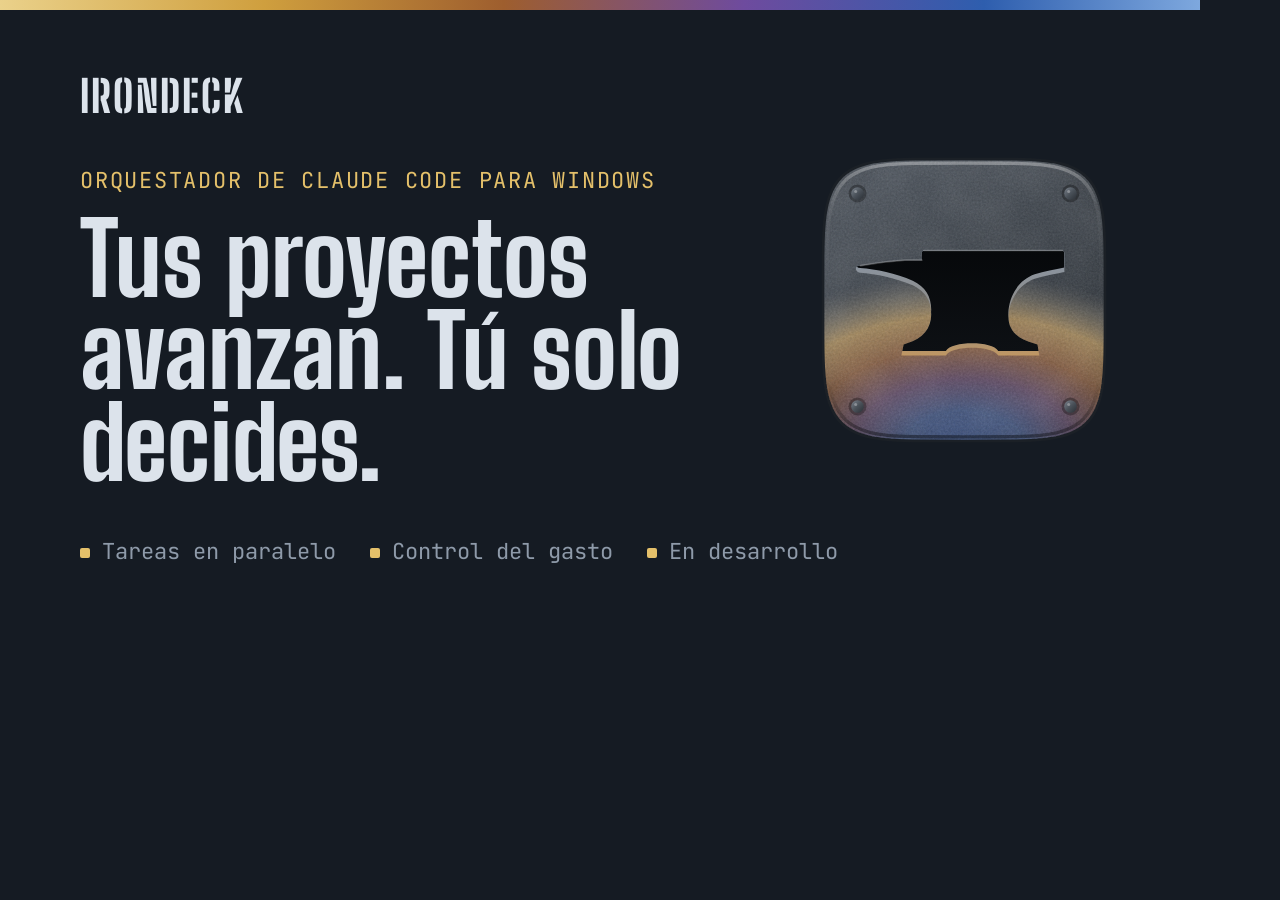
<file: fuente/og.html>
<!doctype html>
<!-- Plantilla de las imágenes para redes (og-es.png y og-en.png, 1200×630).
     Se capturan con un navegador a 1200×630; ver «Sobre este repositorio» en README.es.md. -->
<html>
<head>
<meta charset="utf-8">
<style>
@font-face{font-family:"BSD";font-weight:800;src:url("../fuentes/big-shoulders-display-latin-800-normal.woff2") format("woff2")}
@font-face{font-family:"BSS";font-weight:800;src:url("../fuentes/big-shoulders-stencil-display-latin-800-normal.woff2") format("woff2")}
@font-face{font-family:"Inter";font-weight:400 700;src:url("../fuentes/inter-latin-wght-normal.woff2") format("woff2")}
@font-face{font-family:"Mono";font-weight:400 600;src:url("../fuentes/jetbrains-mono-latin-wght-normal.woff2") format("woff2")}
html,body{margin:0}
body{width:1200px;height:630px;background:#151b23;color:#dce3eb;font-family:"Inter",Arial,sans-serif;position:relative;overflow:hidden}
.edge{position:absolute;inset:0 0 auto 0;height:10px;background:linear-gradient(90deg,#ead18a,#cf9f3e 22%,#9e5e2e 42%,#6e4b9e 62%,#2e5eae 82%,#7ea8de)}
.wrap{position:absolute;inset:70px 80px 64px 80px;display:flex;flex-direction:column}
.mark{font-family:"BSS";font-weight:800;font-size:44px;letter-spacing:.05em}
.eyebrow{margin-top:44px;font-family:"Mono";font-size:22px;letter-spacing:.08em;text-transform:uppercase;color:#e4c06a}
h1{margin:18px 0 0;font-family:"BSD";font-weight:800;font-size:100px;line-height:.92;max-width:720px}
.icono{position:absolute;right:86px;top:150px;width:300px;height:300px}
.foot{margin-top:auto;display:flex;gap:34px;font-family:"Mono";font-size:22px;color:#8e9aa9}
.foot span::before{content:"";display:inline-block;width:10px;height:10px;margin-right:12px;background:#e4c06a;border-radius:2px;vertical-align:middle}
[data-l]{display:none}
body[data-lang="es"] [data-l="es"],body[data-lang="en"] [data-l="en"]{display:revert}
</style>
</head>
<body data-lang="es">
<div class="edge"></div>
<img class="icono" src="../marca/irondeck-icono.svg" alt="">
<div class="wrap">
  <div class="mark">IRONDECK</div>
  <div class="eyebrow"><span data-l="es">Orquestador de Claude Code para Windows</span><span data-l="en">Claude Code orchestrator for Windows</span></div>
  <h1><span data-l="es">Tus proyectos avanzan. Tú solo decides.</span><span data-l="en">Your projects move forward. You make the calls.</span></h1>
  <div class="foot">
    <span data-l="es">Tareas en paralelo</span><span data-l="en">Parallel tasks</span>
    <span data-l="es">Control del gasto</span><span data-l="en">Spend control</span>
    <span data-l="es">En desarrollo</span><span data-l="en">In development</span>
  </div>
</div>
</body>
</html>
</file>
